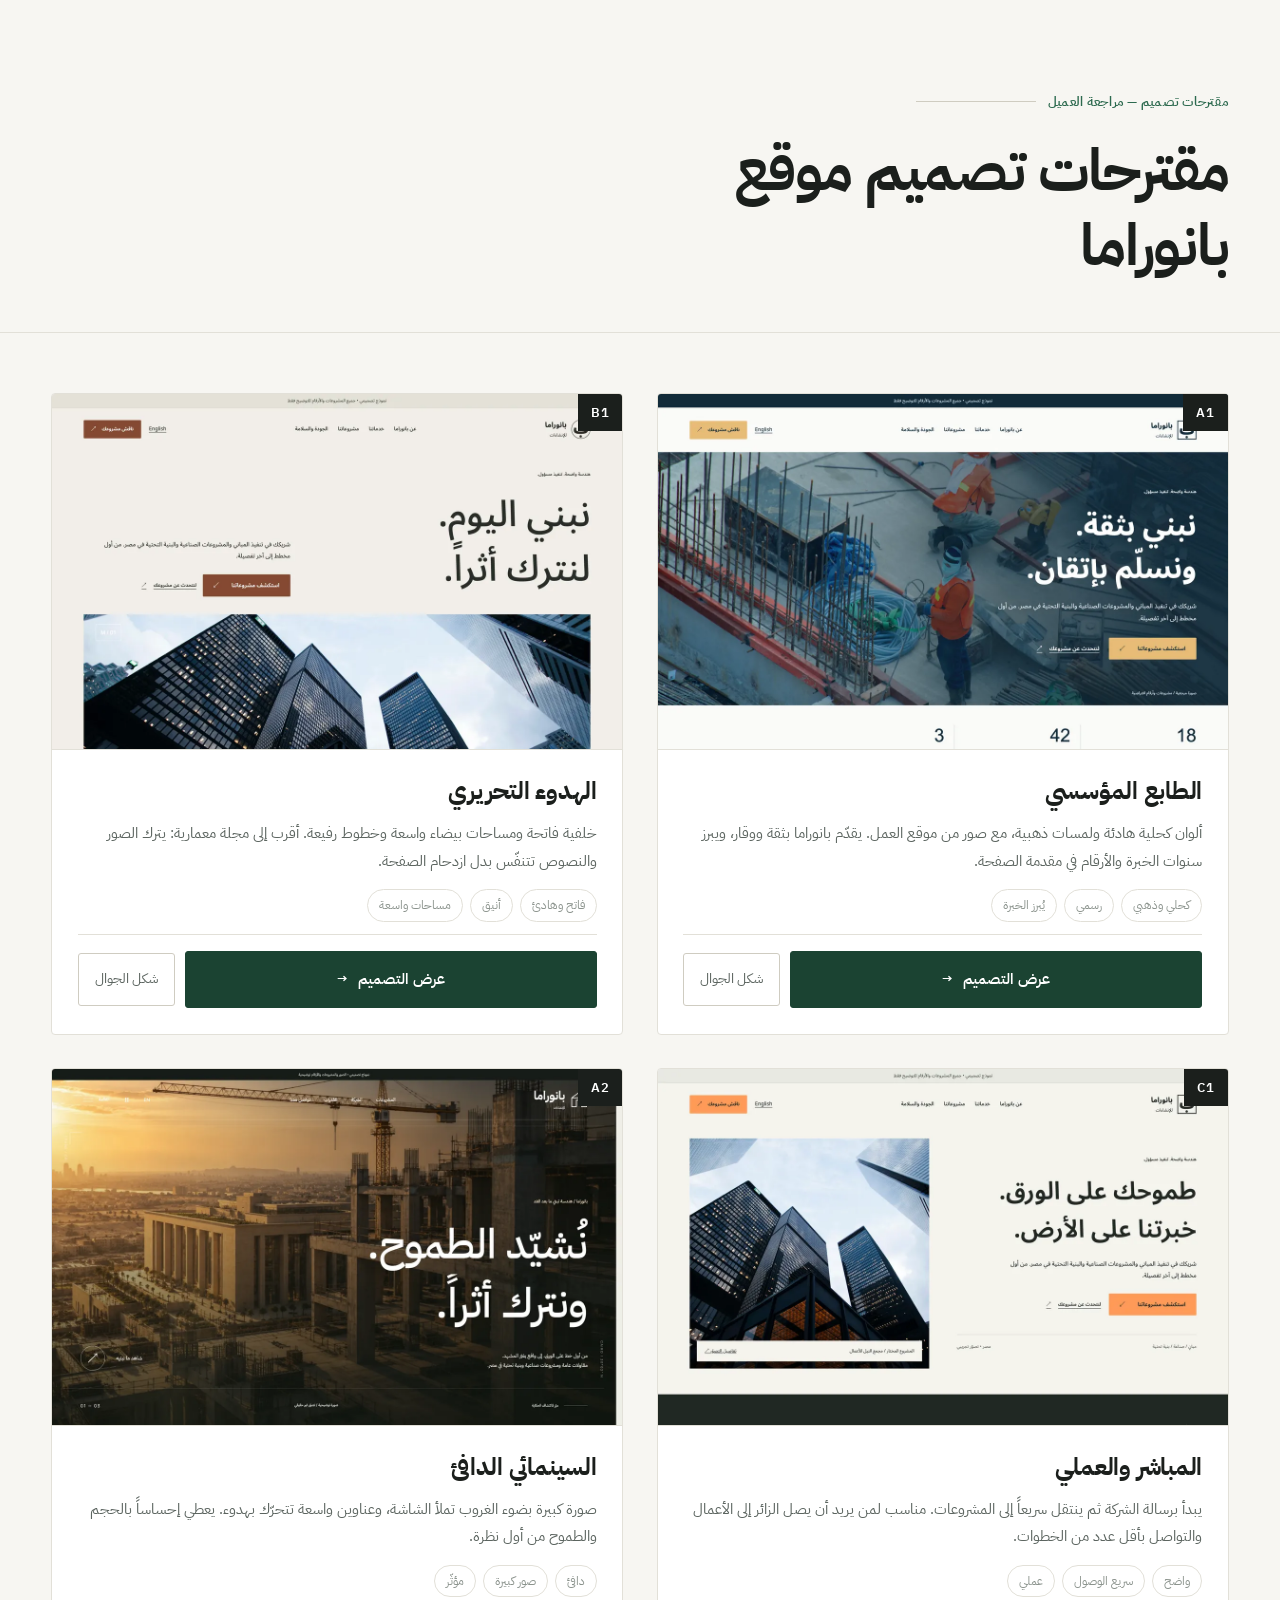
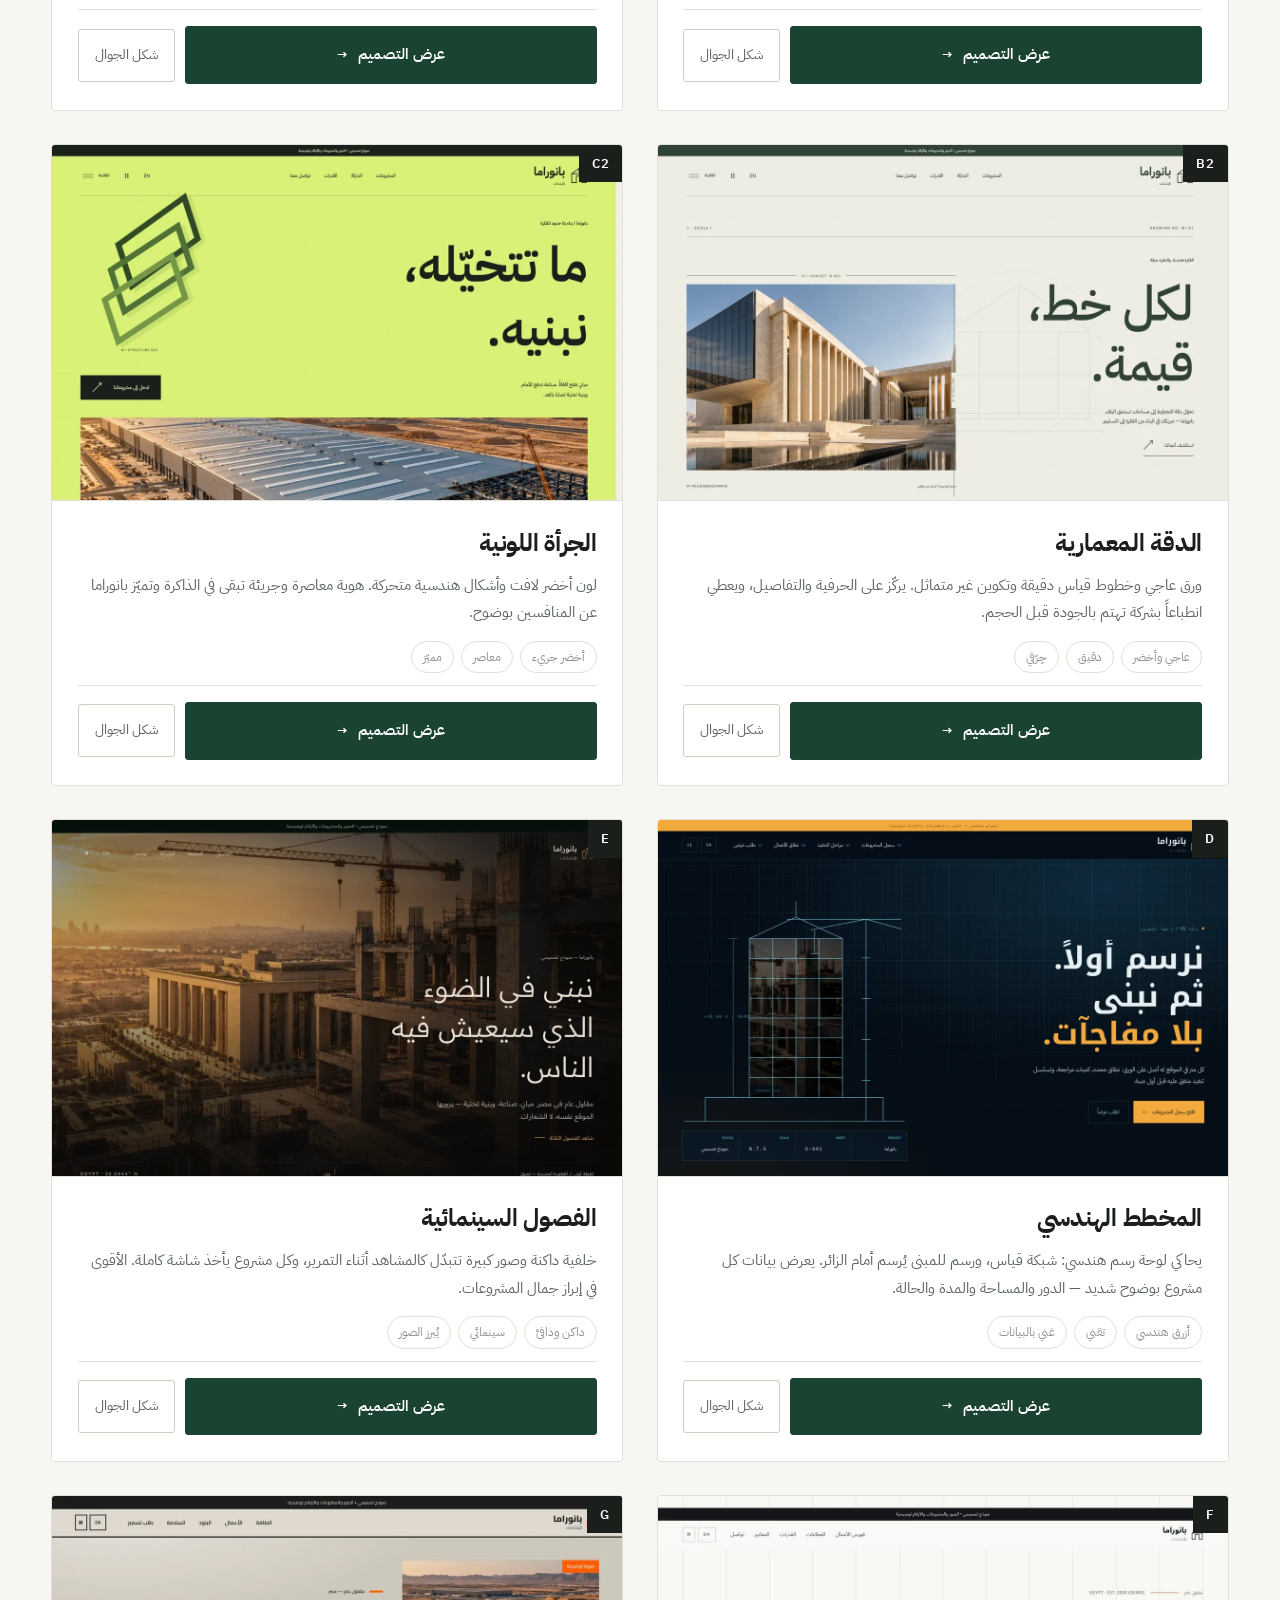
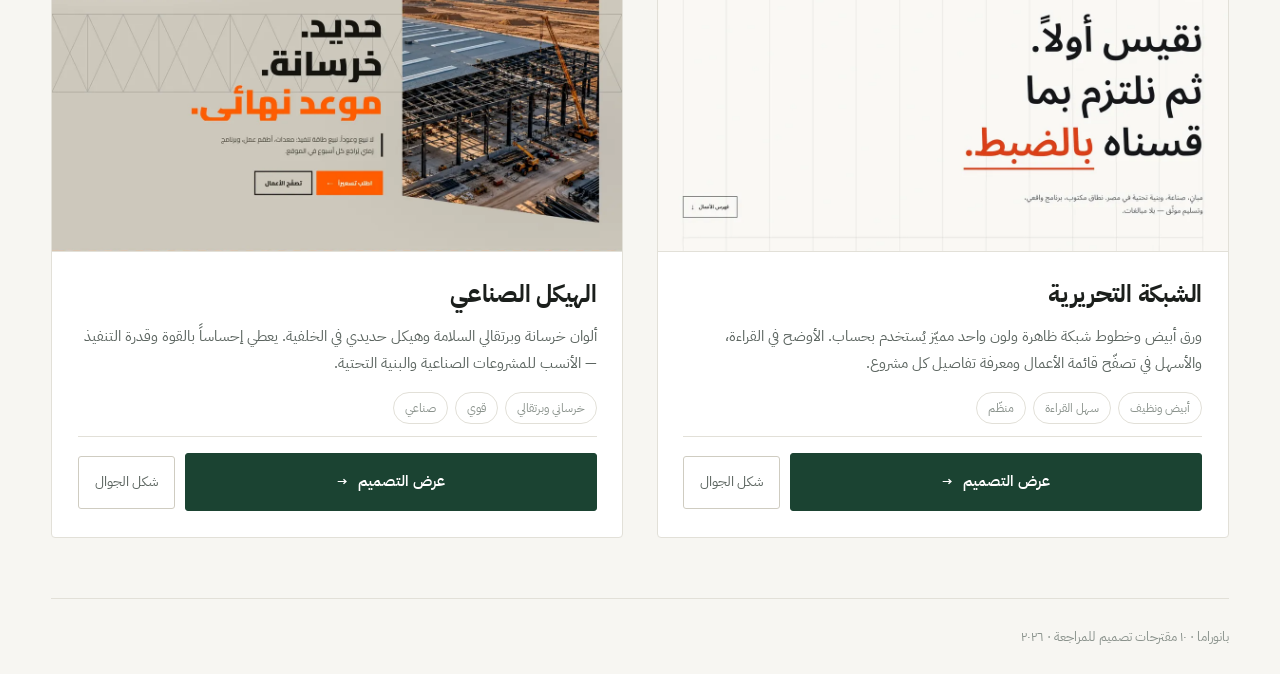
<file: index.html>
<!doctype html>
<html lang="ar" dir="rtl">
<head>
<meta charset="utf-8">
<meta name="viewport" content="width=device-width, initial-scale=1">
<meta name="robots" content="noindex,nofollow">
<meta name="theme-color" content="#f7f6f2">
<title>مقترحات تصميم موقع بانوراما</title>
<meta name="description" content="عشرة مقترحات لتصميم موقع بانوراما. استعرض كل تصميم واختر ما يناسبك.">
<link rel="icon" href="data:image/svg+xml,%3Csvg xmlns='http://www.w3.org/2000/svg' viewBox='0 0 44 44'%3E%3Crect width='44' height='44' fill='%231b4332'/%3E%3Cpath d='M7 36V18L22 7l15 11v18h-9V23h-12v13H7Z' fill='none' stroke='%23fff' stroke-width='2.5'/%3E%3C/svg%3E">
<link rel="preconnect" href="https://fonts.googleapis.com">
<link rel="preconnect" href="https://fonts.gstatic.com" crossorigin>
<link rel="stylesheet" href="https://fonts.googleapis.com/css2?family=IBM+Plex+Sans+Arabic:wght@400;500;600;700&display=swap">
<style>
  :root{
    --paper:#f7f6f2; --card:#ffffff; --ink:#1b1f1c; --ink-2:#5c6560; --ink-3:#8b938d;
    --line:#e2e0d8; --line-2:#cfccc1; --accent:#1b4332; --accent-2:#2d6a4f;
    --gutter:clamp(18px,4vw,64px); --maxw:1360px;
    --ease:cubic-bezier(.2,.8,.25,1);
    --ff:'IBM Plex Sans Arabic',-apple-system,'Segoe UI',Tahoma,Arial,sans-serif;
  }
  *{box-sizing:border-box}
  html{-webkit-text-size-adjust:100%;scroll-behavior:smooth}
  @media (prefers-reduced-motion:reduce){html{scroll-behavior:auto}}
  body{
    margin:0;background:var(--paper);color:var(--ink);
    font-family:var(--ff);font-size:16px;line-height:1.85;-webkit-font-smoothing:antialiased;
  }
  img{display:block;max-width:100%;height:auto}
  a{color:inherit;text-decoration:none}
  p,h1,h2,h3{margin:0}
  ul{margin:0;padding:0;list-style:none}
  :focus-visible{outline:3px solid var(--accent-2);outline-offset:3px;border-radius:2px}

  .skip{position:fixed;inset-block-start:-100px;inset-inline-start:16px;z-index:99;
    background:var(--accent);color:#fff;padding:12px 20px;transition:inset-block-start .25s var(--ease)}
  .skip:focus{inset-block-start:16px}

  .wrap{width:100%;max-width:var(--maxw);margin-inline:auto;padding-inline:var(--gutter)}

  /* ---------------------------------------------------------- masthead */
  .masthead{padding-block:clamp(44px,7vw,92px) clamp(28px,4vw,48px);border-block-end:1px solid var(--line)}
  .eyebrow{font-size:12.5px;font-weight:600;color:var(--accent-2);letter-spacing:.02em;
    display:flex;align-items:center;gap:12px;margin-block-end:20px}
  .eyebrow::after{content:"";flex:1;max-width:120px;height:1px;background:var(--line-2)}
  h1{font-size:clamp(30px,5.2vw,58px);font-weight:700;line-height:1.3;letter-spacing:-.02em;max-width:18ch}

  /* ------------------------------------------------------------- grid */
  .grid{
    display:grid;grid-template-columns:repeat(auto-fit,minmax(min(100%,420px),1fr));
    gap:clamp(20px,2.6vw,34px);
    padding-block:clamp(34px,5vw,60px);
  }

  .card{
    background:var(--card);border:1px solid var(--line);border-radius:4px;overflow:hidden;
    display:flex;flex-direction:column;
    transition:border-color .3s var(--ease),box-shadow .3s var(--ease),transform .3s var(--ease);
  }
  .card:hover{border-color:var(--line-2);box-shadow:0 18px 44px -28px rgba(27,31,28,.45);transform:translateY(-3px)}

  .shot{position:relative;display:block;aspect-ratio:16/10;overflow:hidden;background:#eceae3;
    border-block-end:1px solid var(--line)}
  .shot img{width:100%;height:100%;object-fit:cover;object-position:top center;
    transition:transform 1s var(--ease)}
  .card:hover .shot img{transform:scale(1.03)}
  .ref{
    position:absolute;inset-block-start:0;inset-inline-start:0;z-index:2;
    background:var(--ink);color:#fff;font-size:12.5px;font-weight:600;letter-spacing:.06em;
    padding:7px 13px;font-variant-numeric:tabular-nums;
  }

  .body{padding:clamp(18px,2vw,26px);display:flex;flex-direction:column;flex:1;gap:12px}
  .name{font-size:clamp(20px,1.9vw,25px);font-weight:700;line-height:1.35;letter-spacing:-.01em}
  .desc{font-size:14.5px;color:var(--ink-2);line-height:1.9}
  .tags{display:flex;flex-wrap:wrap;gap:7px;margin-block-start:2px}
  .tags span{font-size:12px;color:var(--ink-3);border:1px solid var(--line);border-radius:999px;padding:4px 11px}

  .actions{margin-block-start:auto;padding-block-start:16px;border-block-start:1px solid var(--line);
    display:flex;flex-wrap:wrap;align-items:center;gap:10px}
  .btn{
    display:inline-flex;align-items:center;gap:10px;flex:1;justify-content:center;
    background:var(--accent);color:#fff;border:1px solid var(--accent);
    font-size:15px;font-weight:600;padding:14px 22px;min-height:48px;border-radius:3px;
    transition:background .25s var(--ease),gap .25s var(--ease);
  }
  .btn:hover{background:var(--accent-2);gap:16px}
  .btn .arr{font-size:13px;transform:scaleX(-1)}
  .btn-ghost{
    display:inline-flex;align-items:center;gap:8px;justify-content:center;
    border:1px solid var(--line-2);color:var(--ink-2);font-size:13.5px;
    padding:13px 16px;min-height:48px;border-radius:3px;white-space:nowrap;
    transition:border-color .25s var(--ease),color .25s var(--ease);
  }
  .btn-ghost:hover{border-color:var(--ink);color:var(--ink)}

  /* ------------------------------------------------------------ footer */
  .foot{border-block-start:1px solid var(--line);padding-block:26px;font-size:12.5px;color:var(--ink-3)}

  @media (max-width:560px){
    .actions{flex-direction:column;align-items:stretch}
    .btn,.btn-ghost{flex:none;width:100%}
  }
</style>
</head>
<body>

<a class="skip" href="#designs">انتقل إلى التصاميم</a>

<header class="masthead">
  <div class="wrap">
    <p class="eyebrow">مقترحات تصميم — مراجعة العميل</p>
    <h1>مقترحات تصميم موقع بانوراما</h1>
  </div>
</header>

<main id="designs">
  <div class="wrap">
    <ul class="grid">

      <li class="card">
        <a class="shot" href="designs/v1/direction-a.html" target="_blank" rel="noopener" aria-label="عرض التصميم A1 — الطابع المؤسسي">
          <span class="ref">A1</span>
          <img src="assets/shots/a1-desktop.webp" width="1200" height="750" loading="lazy" decoding="async"
               alt="لقطة من التصميم A1: واجهة بصورة من موقع العمل وعنوان عربي كبير على خلفية كحلية.">
        </a>
        <div class="body">
          <h2 class="name">الطابع المؤسسي</h2>
          <p class="desc">ألوان كحلية هادئة ولمسات ذهبية، مع صور من موقع العمل. يقدّم بانوراما بثقة ووقار، ويبرز سنوات الخبرة والأرقام في مقدمة الصفحة.</p>
          <div class="tags"><span>كحلي وذهبي</span><span>رسمي</span><span>يُبرز الخبرة</span></div>
          <div class="actions">
            <a class="btn" href="designs/v1/direction-a.html" target="_blank" rel="noopener">عرض التصميم <span class="arr" aria-hidden="true">←</span></a>
            <a class="btn-ghost" href="assets/shots/a1-mobile.webp" target="_blank" rel="noopener">شكل الجوال</a>
          </div>
        </div>
      </li>

      <li class="card">
        <a class="shot" href="designs/v1/direction-b.html" target="_blank" rel="noopener" aria-label="عرض التصميم B1 — الهدوء التحريري">
          <span class="ref">B1</span>
          <img src="assets/shots/b1-desktop.webp" width="1200" height="750" loading="lazy" decoding="async"
               alt="لقطة من التصميم B1: خلفية فاتحة ومساحات واسعة مع صورة لأبراج زجاجية.">
        </a>
        <div class="body">
          <h2 class="name">الهدوء التحريري</h2>
          <p class="desc">خلفية فاتحة ومساحات بيضاء واسعة وخطوط رفيعة. أقرب إلى مجلة معمارية: يترك الصور والنصوص تتنفّس بدل ازدحام الصفحة.</p>
          <div class="tags"><span>فاتح وهادئ</span><span>أنيق</span><span>مساحات واسعة</span></div>
          <div class="actions">
            <a class="btn" href="designs/v1/direction-b.html" target="_blank" rel="noopener">عرض التصميم <span class="arr" aria-hidden="true">←</span></a>
            <a class="btn-ghost" href="assets/shots/b1-mobile.webp" target="_blank" rel="noopener">شكل الجوال</a>
          </div>
        </div>
      </li>

      <li class="card">
        <a class="shot" href="designs/v1/direction-c.html" target="_blank" rel="noopener" aria-label="عرض التصميم C1 — المباشر والعملي">
          <span class="ref">C1</span>
          <img src="assets/shots/c1-desktop.webp" width="1200" height="750" loading="lazy" decoding="async"
               alt="لقطة من التصميم C1: عنوان عربي كبير بجانب صورة مؤطّرة لمبنى.">
        </a>
        <div class="body">
          <h2 class="name">المباشر والعملي</h2>
          <p class="desc">يبدأ برسالة الشركة ثم ينتقل سريعاً إلى المشروعات. مناسب لمن يريد أن يصل الزائر إلى الأعمال والتواصل بأقل عدد من الخطوات.</p>
          <div class="tags"><span>واضح</span><span>سريع الوصول</span><span>عملي</span></div>
          <div class="actions">
            <a class="btn" href="designs/v1/direction-c.html" target="_blank" rel="noopener">عرض التصميم <span class="arr" aria-hidden="true">←</span></a>
            <a class="btn-ghost" href="assets/shots/c1-mobile.webp" target="_blank" rel="noopener">شكل الجوال</a>
          </div>
        </div>
      </li>

      <li class="card">
        <a class="shot" href="designs/v2/direction-a.html" target="_blank" rel="noopener" aria-label="عرض التصميم A2 — السينمائي الدافئ">
          <span class="ref">A2</span>
          <img src="assets/shots/a2-desktop.webp" width="1200" height="750" loading="lazy" decoding="async"
               alt="لقطة من التصميم A2: صورة غروب كبيرة لموقع إنشاءات تملأ الشاشة مع عنوان عربي.">
        </a>
        <div class="body">
          <h2 class="name">السينمائي الدافئ</h2>
          <p class="desc">صورة كبيرة بضوء الغروب تملأ الشاشة، وعناوين واسعة تتحرّك بهدوء. يعطي إحساساً بالحجم والطموح من أول نظرة.</p>
          <div class="tags"><span>دافئ</span><span>صور كبيرة</span><span>مؤثّر</span></div>
          <div class="actions">
            <a class="btn" href="designs/v2/direction-a.html" target="_blank" rel="noopener">عرض التصميم <span class="arr" aria-hidden="true">←</span></a>
            <a class="btn-ghost" href="assets/shots/a2-mobile.webp" target="_blank" rel="noopener">شكل الجوال</a>
          </div>
        </div>
      </li>

      <li class="card">
        <a class="shot" href="designs/v2/direction-b.html" target="_blank" rel="noopener" aria-label="عرض التصميم B2 — الدقة المعمارية">
          <span class="ref">B2</span>
          <img src="assets/shots/b2-desktop.webp" width="1200" height="750" loading="lazy" decoding="async"
               alt="لقطة من التصميم B2: خلفية عاجية وخطوط رفيعة مع صورة لمبنى حجري.">
        </a>
        <div class="body">
          <h2 class="name">الدقة المعمارية</h2>
          <p class="desc">ورق عاجي وخطوط قياس دقيقة وتكوين غير متماثل. يركّز على الحرفية والتفاصيل، ويعطي انطباعاً بشركة تهتم بالجودة قبل الحجم.</p>
          <div class="tags"><span>عاجي وأخضر</span><span>دقيق</span><span>حِرَفي</span></div>
          <div class="actions">
            <a class="btn" href="designs/v2/direction-b.html" target="_blank" rel="noopener">عرض التصميم <span class="arr" aria-hidden="true">←</span></a>
            <a class="btn-ghost" href="assets/shots/b2-mobile.webp" target="_blank" rel="noopener">شكل الجوال</a>
          </div>
        </div>
      </li>

      <li class="card">
        <a class="shot" href="designs/v2/direction-c.html" target="_blank" rel="noopener" aria-label="عرض التصميم C2 — الجرأة اللونية">
          <span class="ref">C2</span>
          <img src="assets/shots/c2-desktop.webp" width="1200" height="750" loading="lazy" decoding="async"
               alt="لقطة من التصميم C2: خلفية خضراء لافتة مع أشكال هندسية وعنوان عربي كبير.">
        </a>
        <div class="body">
          <h2 class="name">الجرأة اللونية</h2>
          <p class="desc">لون أخضر لافت وأشكال هندسية متحركة. هوية معاصرة وجريئة تبقى في الذاكرة وتميّز بانوراما عن المنافسين بوضوح.</p>
          <div class="tags"><span>أخضر جريء</span><span>معاصر</span><span>مميّز</span></div>
          <div class="actions">
            <a class="btn" href="designs/v2/direction-c.html" target="_blank" rel="noopener">عرض التصميم <span class="arr" aria-hidden="true">←</span></a>
            <a class="btn-ghost" href="assets/shots/c2-mobile.webp" target="_blank" rel="noopener">شكل الجوال</a>
          </div>
        </div>
      </li>

      <li class="card">
        <a class="shot" href="designs/v3/d-blueprint/index.html" target="_blank" rel="noopener" aria-label="عرض التصميم D — المخطط الهندسي">
          <span class="ref">D</span>
          <img src="assets/shots/d-desktop.webp" width="1200" height="750" loading="lazy" decoding="async"
               alt="لقطة من التصميم D: خلفية زرقاء داكنة بشبكة رسم هندسي ورسم خطي لمبنى.">
        </a>
        <div class="body">
          <h2 class="name">المخطط الهندسي</h2>
          <p class="desc">يحاكي لوحة رسم هندسي: شبكة قياس، ورسم للمبنى يُرسم أمام الزائر. يعرض بيانات كل مشروع بوضوح شديد — الدور والمساحة والمدة والحالة.</p>
          <div class="tags"><span>أزرق هندسي</span><span>تقني</span><span>غني بالبيانات</span></div>
          <div class="actions">
            <a class="btn" href="designs/v3/d-blueprint/index.html" target="_blank" rel="noopener">عرض التصميم <span class="arr" aria-hidden="true">←</span></a>
            <a class="btn-ghost" href="assets/shots/d-mobile.webp" target="_blank" rel="noopener">شكل الجوال</a>
          </div>
        </div>
      </li>

      <li class="card">
        <a class="shot" href="designs/v3/e-cinematic/index.html" target="_blank" rel="noopener" aria-label="عرض التصميم E — الفصول السينمائية">
          <span class="ref">E</span>
          <img src="assets/shots/e-desktop.webp" width="1200" height="750" loading="lazy" decoding="async"
               alt="لقطة من التصميم E: خلفية داكنة وصورة غروب كبيرة لبرج قيد الإنشاء.">
        </a>
        <div class="body">
          <h2 class="name">الفصول السينمائية</h2>
          <p class="desc">خلفية داكنة وصور كبيرة تتبدّل كالمشاهد أثناء التمرير، وكل مشروع يأخذ شاشة كاملة. الأقوى في إبراز جمال المشروعات.</p>
          <div class="tags"><span>داكن ودافئ</span><span>سينمائي</span><span>يُبرز الصور</span></div>
          <div class="actions">
            <a class="btn" href="designs/v3/e-cinematic/index.html" target="_blank" rel="noopener">عرض التصميم <span class="arr" aria-hidden="true">←</span></a>
            <a class="btn-ghost" href="assets/shots/e-mobile.webp" target="_blank" rel="noopener">شكل الجوال</a>
          </div>
        </div>
      </li>

      <li class="card">
        <a class="shot" href="designs/v3/f-archive/index.html" target="_blank" rel="noopener" aria-label="عرض التصميم F — الشبكة التحريرية">
          <span class="ref">F</span>
          <img src="assets/shots/f-desktop.webp" width="1200" height="750" loading="lazy" decoding="async"
               alt="لقطة من التصميم F: صفحة بيضاء بخطوط شبكة ظاهرة وعنوان عربي كبير بكلمة واحدة ملوّنة.">
        </a>
        <div class="body">
          <h2 class="name">الشبكة التحريرية</h2>
          <p class="desc">ورق أبيض وخطوط شبكة ظاهرة ولون واحد مميّز يُستخدم بحساب. الأوضح في القراءة، والأسهل في تصفّح قائمة الأعمال ومعرفة تفاصيل كل مشروع.</p>
          <div class="tags"><span>أبيض ونظيف</span><span>سهل القراءة</span><span>منظّم</span></div>
          <div class="actions">
            <a class="btn" href="designs/v3/f-archive/index.html" target="_blank" rel="noopener">عرض التصميم <span class="arr" aria-hidden="true">←</span></a>
            <a class="btn-ghost" href="assets/shots/f-mobile.webp" target="_blank" rel="noopener">شكل الجوال</a>
          </div>
        </div>
      </li>

      <li class="card">
        <a class="shot" href="designs/v3/g-lattice/index.html" target="_blank" rel="noopener" aria-label="عرض التصميم G — الهيكل الصناعي">
          <span class="ref">G</span>
          <img src="assets/shots/g-desktop.webp" width="1200" height="750" loading="lazy" decoding="async"
               alt="لقطة من التصميم G: ألوان خرسانة مع عنوان عربي ثقيل بلون برتقالي وصورة لهيكل حديدي.">
        </a>
        <div class="body">
          <h2 class="name">الهيكل الصناعي</h2>
          <p class="desc">ألوان خرسانة وبرتقالي السلامة وهيكل حديدي في الخلفية. يعطي إحساساً بالقوة وقدرة التنفيذ — الأنسب للمشروعات الصناعية والبنية التحتية.</p>
          <div class="tags"><span>خرساني وبرتقالي</span><span>قوي</span><span>صناعي</span></div>
          <div class="actions">
            <a class="btn" href="designs/v3/g-lattice/index.html" target="_blank" rel="noopener">عرض التصميم <span class="arr" aria-hidden="true">←</span></a>
            <a class="btn-ghost" href="assets/shots/g-mobile.webp" target="_blank" rel="noopener">شكل الجوال</a>
          </div>
        </div>
      </li>

    </ul>
  </div>
</main>


<footer class="wrap">
  <p class="foot">بانوراما · ١٠ مقترحات تصميم للمراجعة · ٢٠٢٦</p>
</footer>

</body>
</html>
</file>
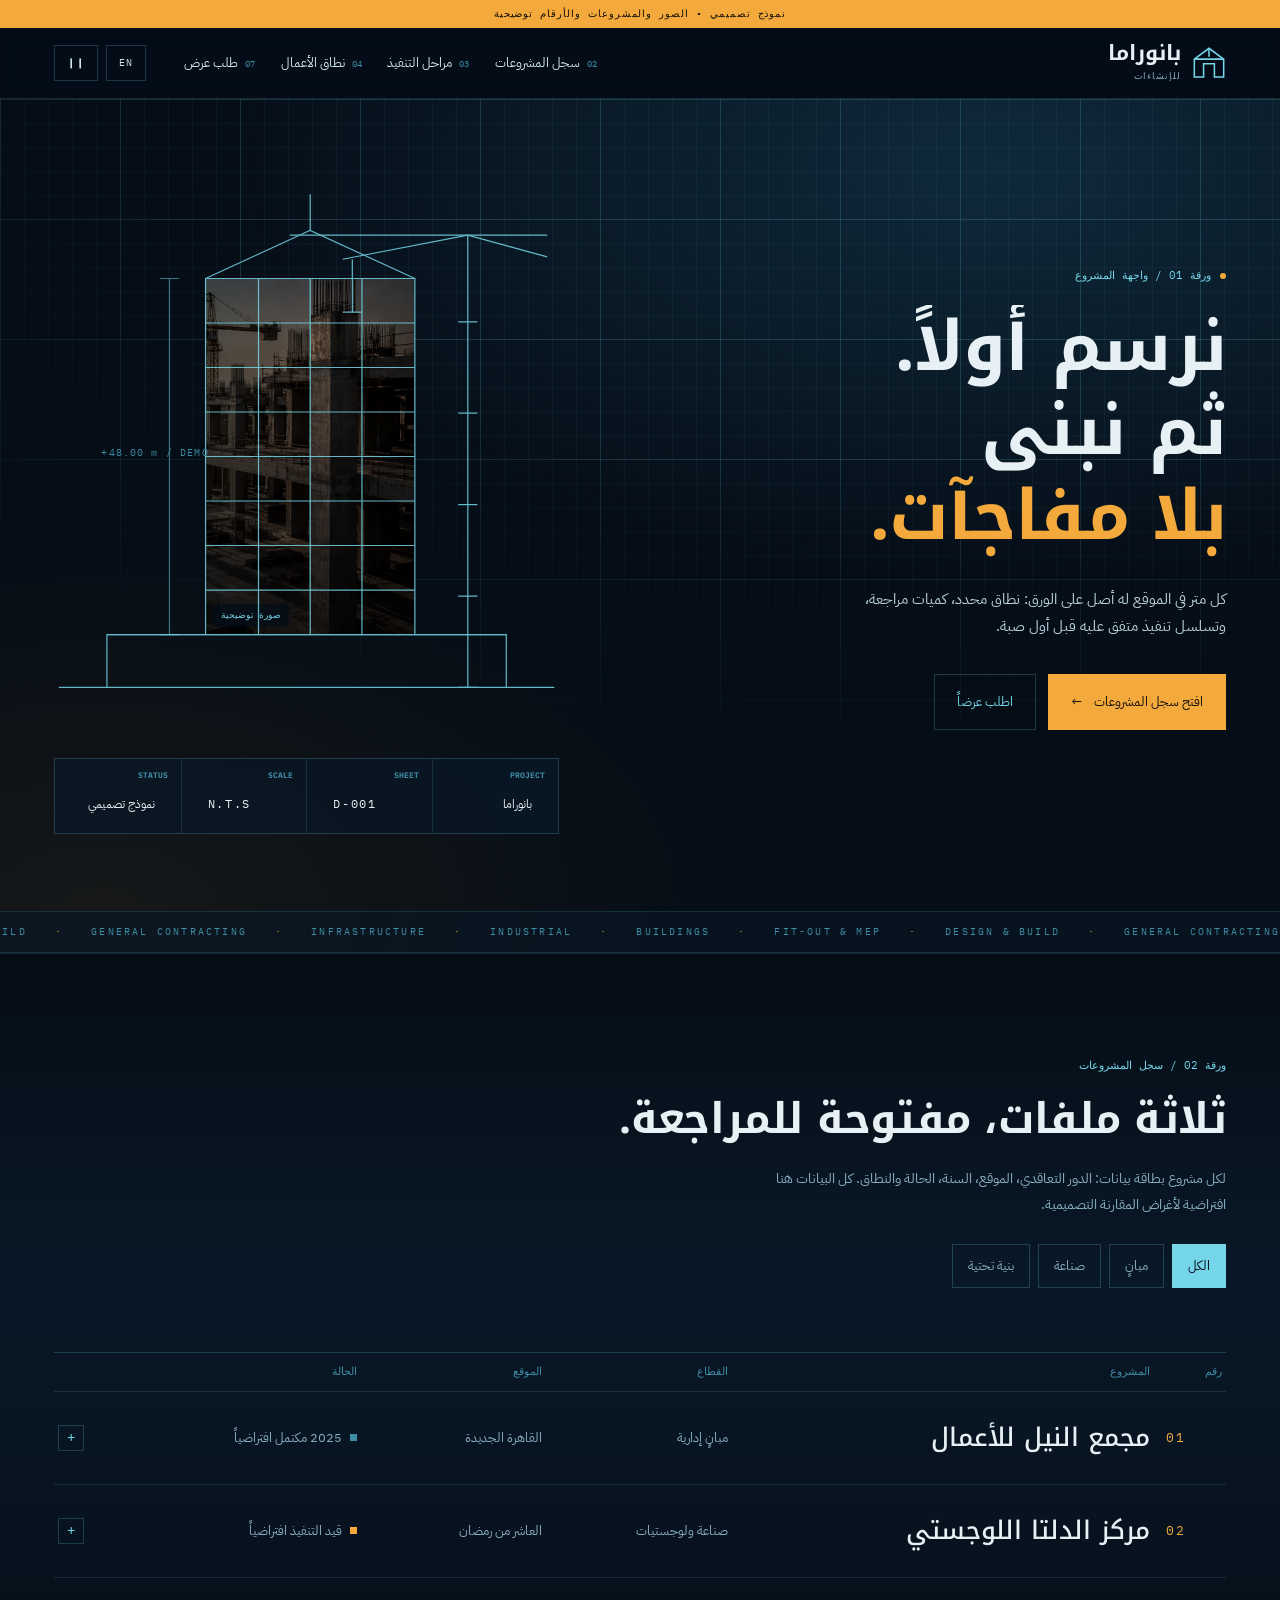
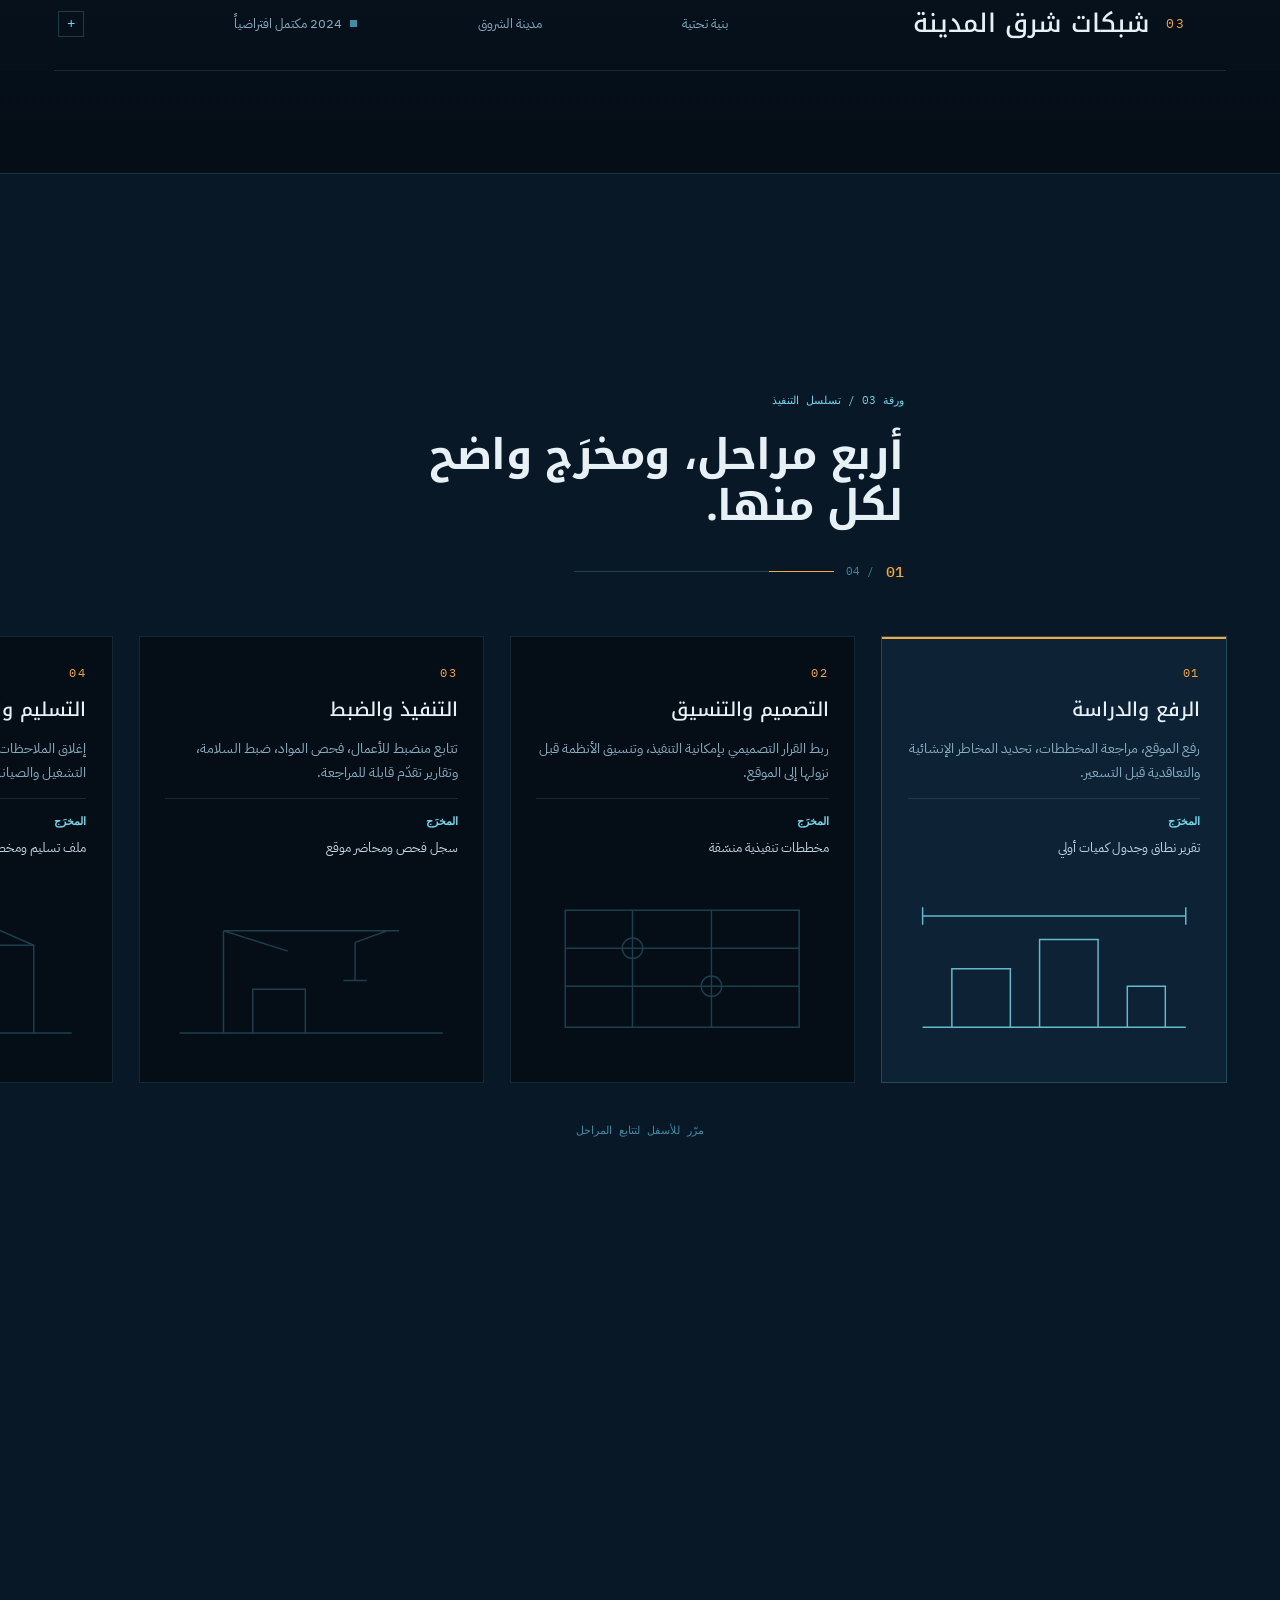
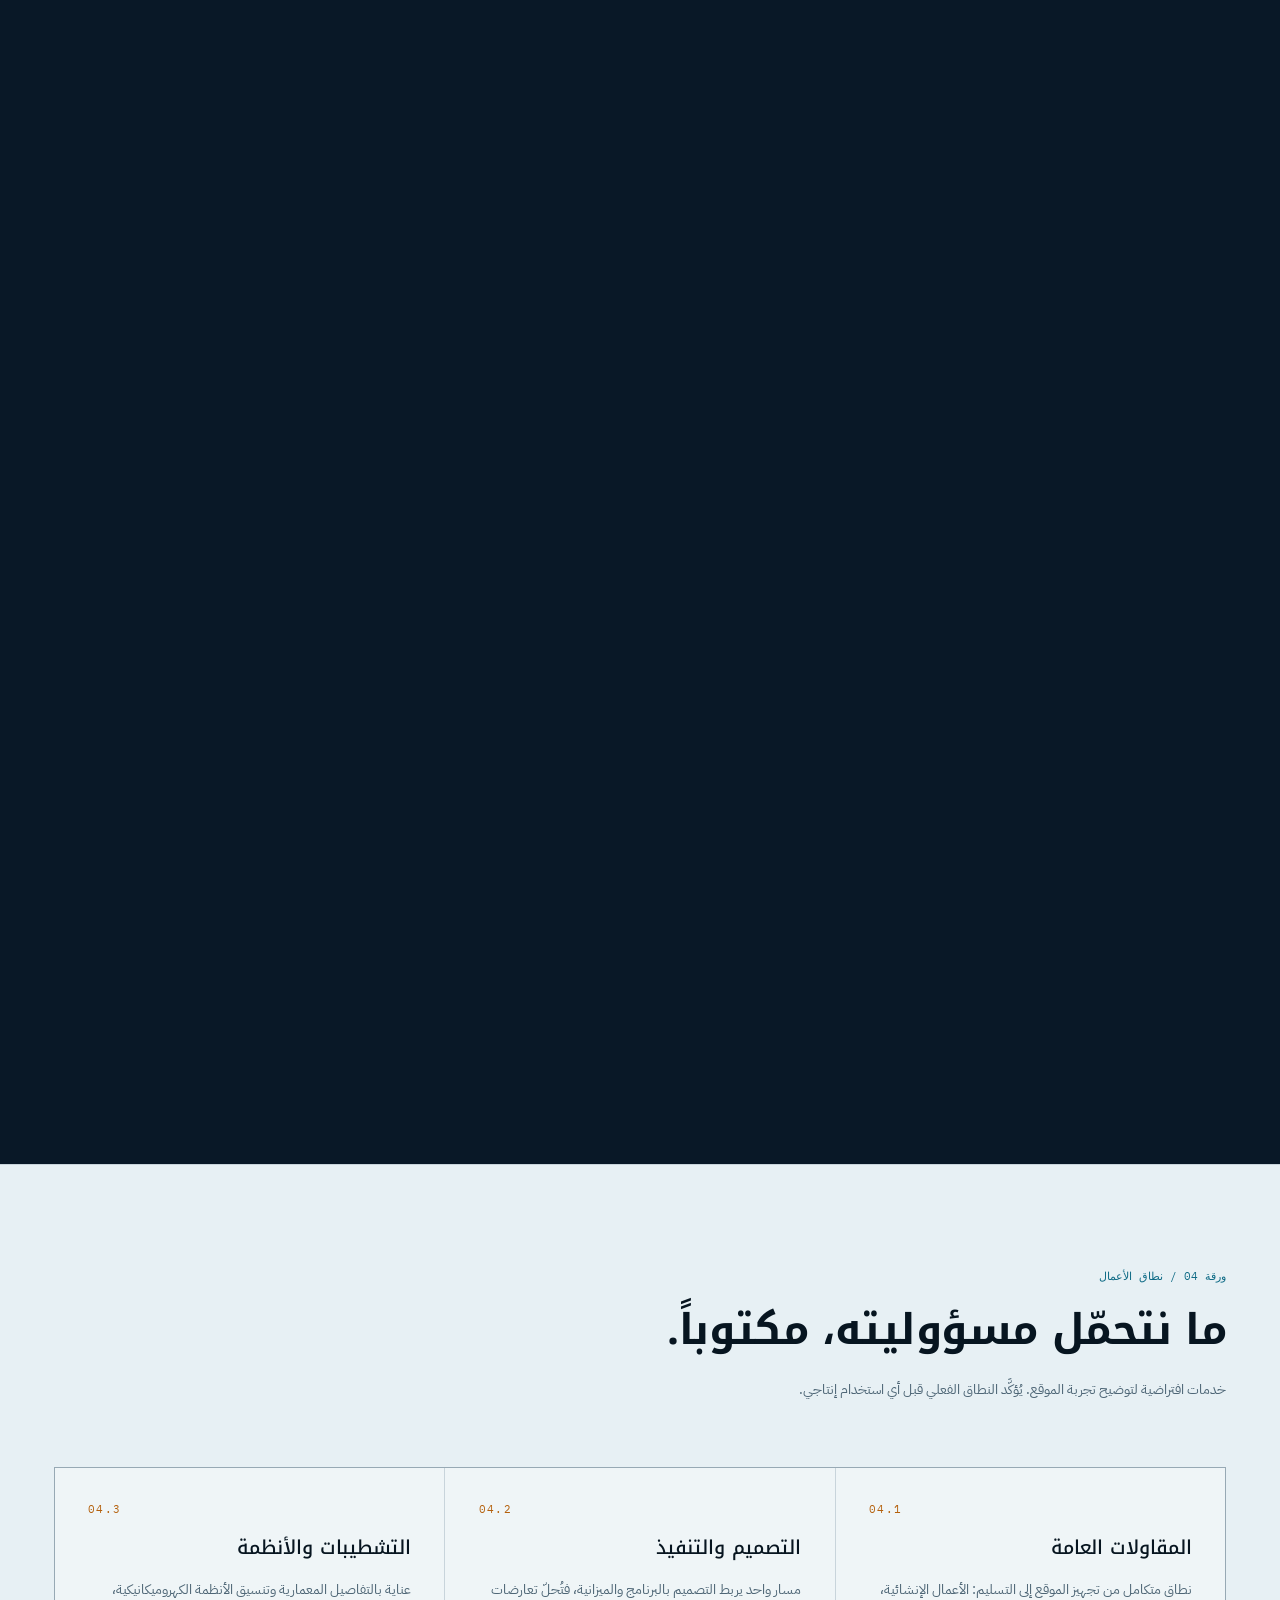
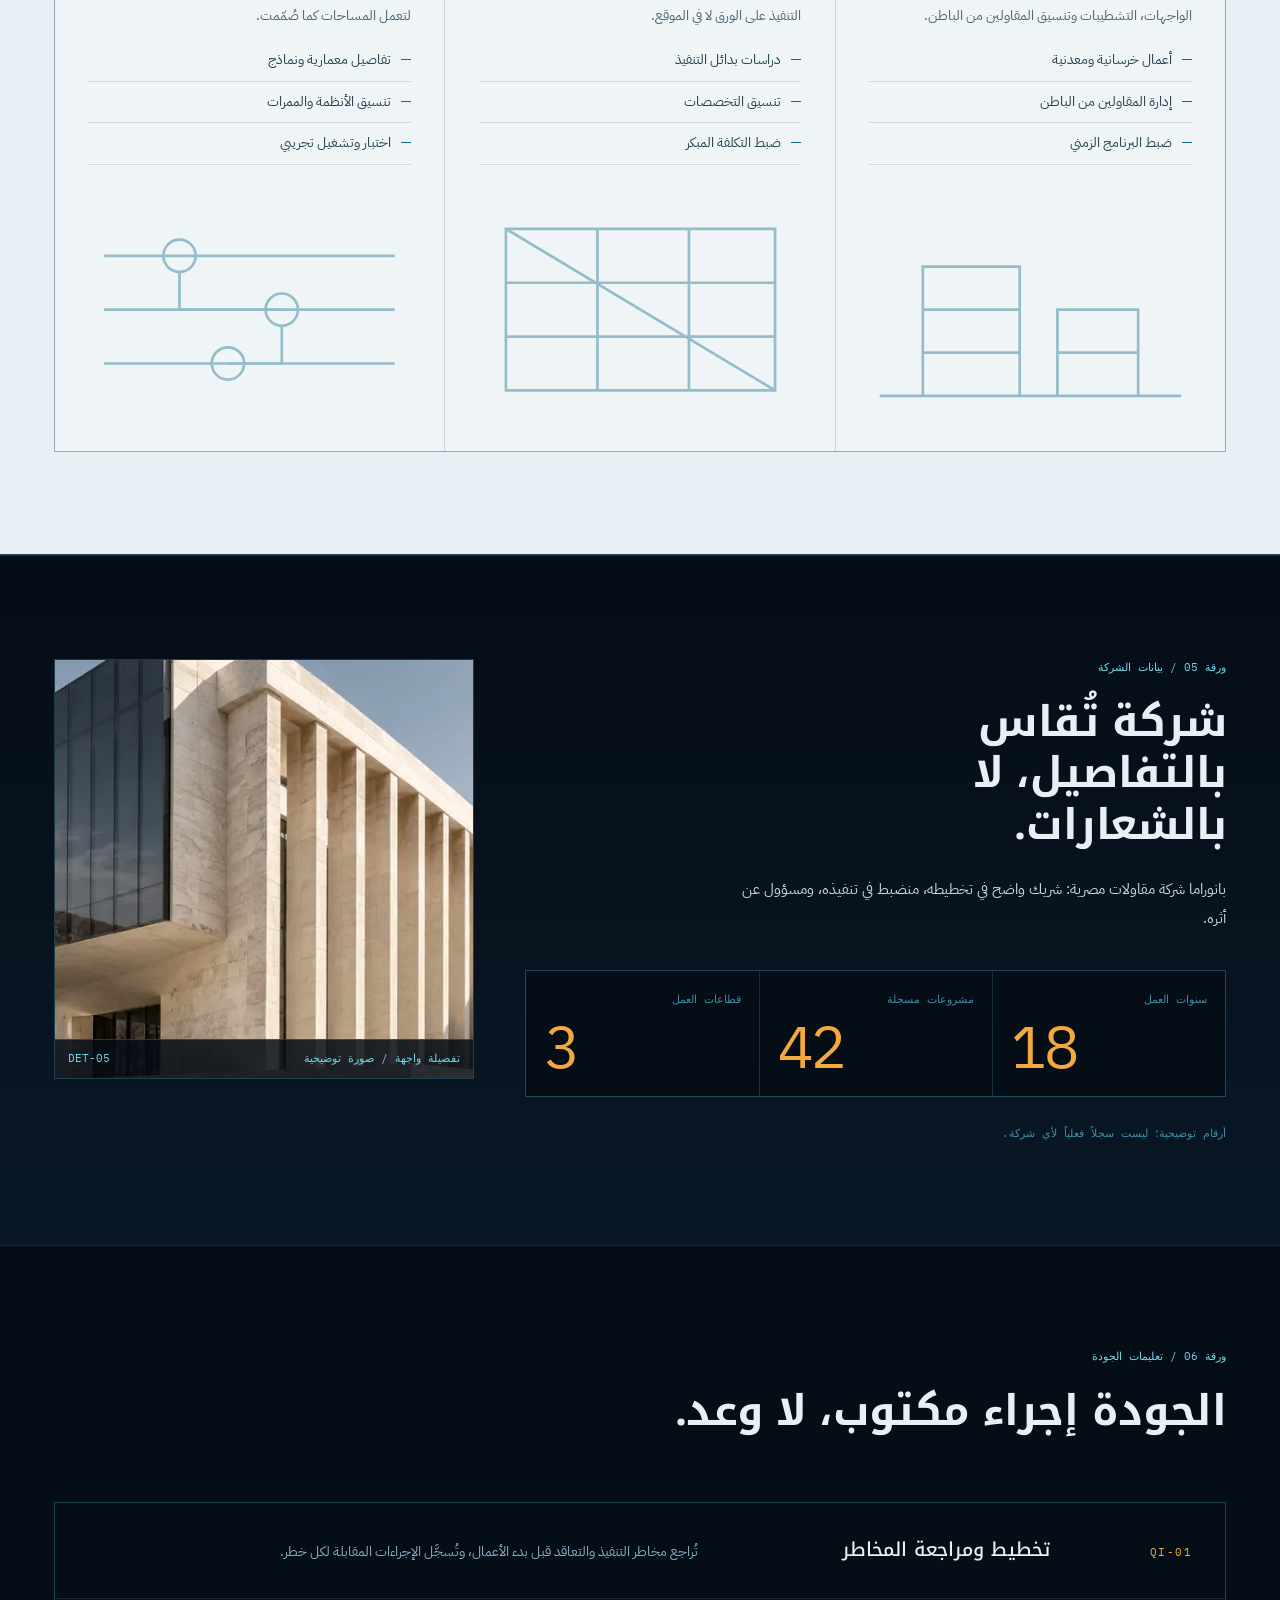
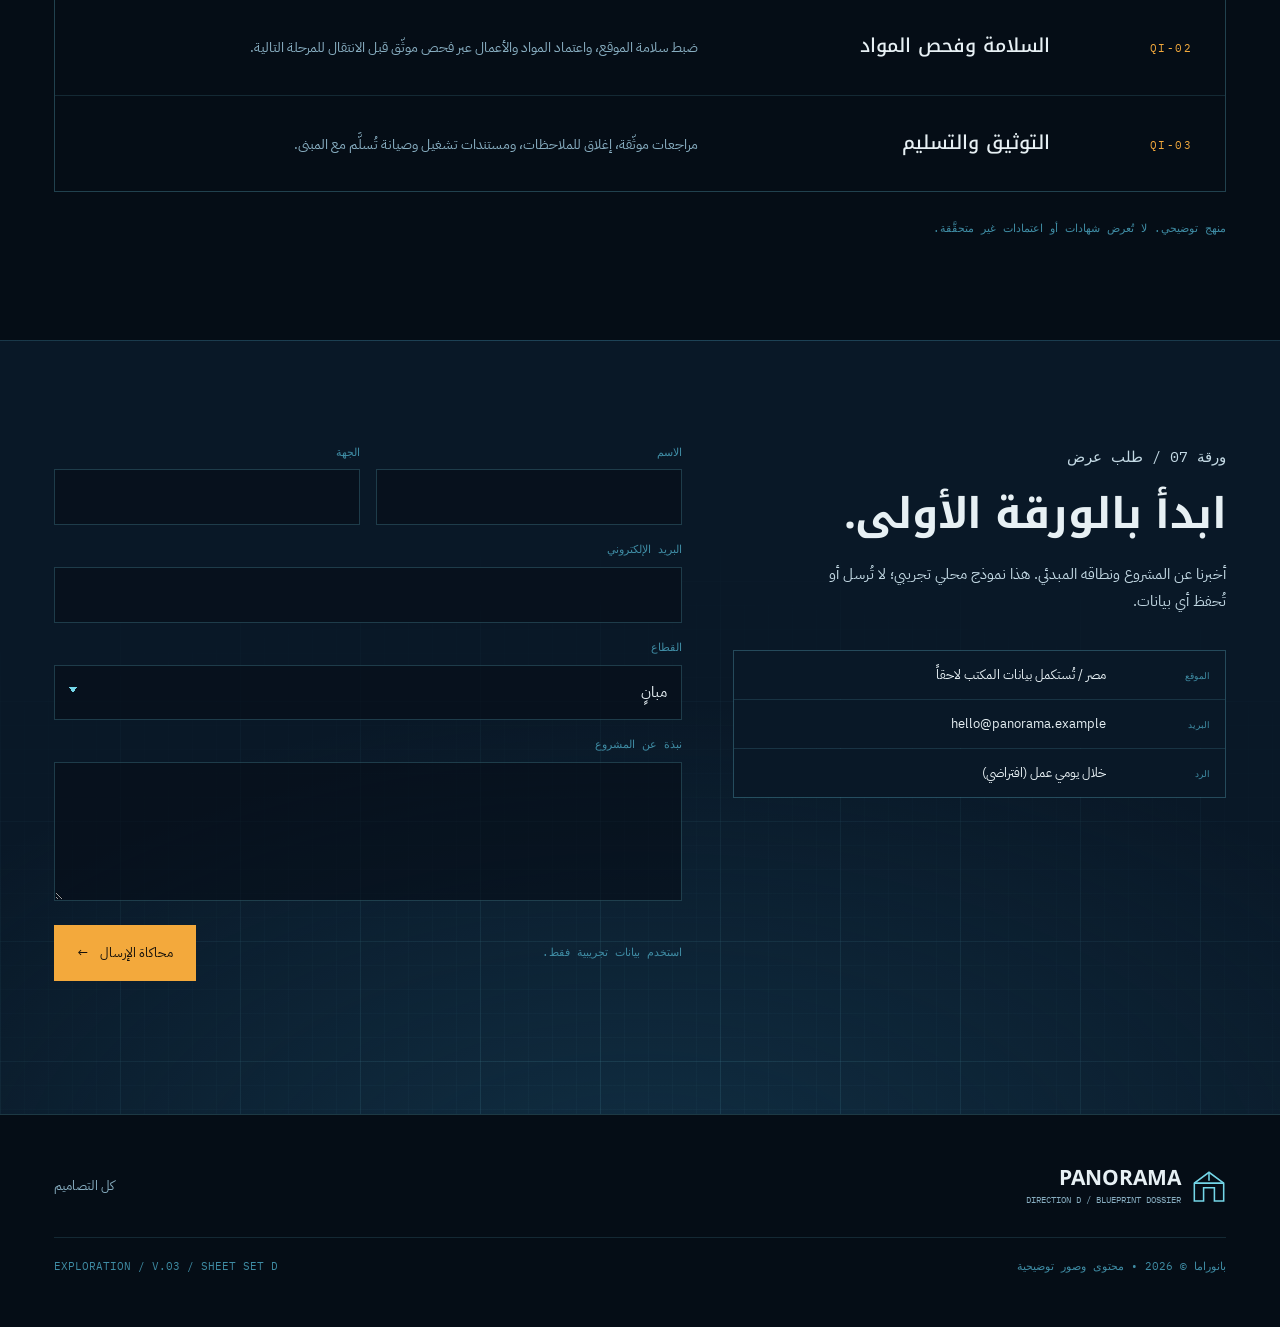
<file: designs/v3/d-blueprint/index.html>
<!doctype html>
<html lang="ar" dir="rtl">
<head>
<meta charset="utf-8">
<meta name="viewport" content="width=device-width, initial-scale=1">
<meta name="robots" content="noindex,nofollow">
<meta name="theme-color" content="#06101a">
<meta name="description" content="اتجاه تصميمي تجريبي (د) لموقع بانوراما للإنشاءات — لغة الرسم الهندسي والملف الفني.">
<title>D — Blueprint Dossier | PANORAMA</title>
<link rel="preconnect" href="https://fonts.googleapis.com">
<link rel="preconnect" href="https://fonts.gstatic.com" crossorigin>
<link rel="icon" href="data:image/svg+xml,%3Csvg xmlns='http://www.w3.org/2000/svg' viewBox='0 0 44 44'%3E%3Crect width='44' height='44' fill='%231b4332'/%3E%3Cpath d='M7 36V18L22 7l15 11v18h-9V23h-12v13H7Z' fill='none' stroke='%23fff' stroke-width='2.5'/%3E%3C/svg%3E"><link rel="stylesheet" href="https://fonts.googleapis.com/css2?family=Archivo:wght@400;500;600;700&family=IBM+Plex+Mono:wght@400;500&family=IBM+Plex+Sans+Arabic:wght@400;500;600&family=Noto+Kufi+Arabic:wght@500;700&display=swap">
<link rel="stylesheet" href="style.css">
<script src="../shared/core.js" defer></script>
<script src="motion.js" defer></script>
</head>
<body class="dir-d">

<a class="skip" href="#main"><span data-ar="تخطَّ إلى المحتوى" data-en="Skip to content">تخطَّ إلى المحتوى</span></a>

<p class="demo-strip">
  <span data-ar="نموذج تصميمي • الصور والمشروعات والأرقام توضيحية" data-en="DESIGN PROTOTYPE • ILLUSTRATIVE IMAGERY, PROJECTS &amp; FIGURES">نموذج تصميمي • الصور والمشروعات والأرقام توضيحية</span>
</p>

<header class="hdr" data-header>
  <a class="brand" href="../../../index.html">
    <svg viewBox="0 0 44 44" fill="none" aria-hidden="true">
      <path d="M3 40V17L22 3L41 17V40H29V23H15V40H3Z" stroke="currentColor" stroke-width="2"/>
      <path d="M3 17H41M22 3V14" stroke="currentColor" stroke-width="2"/>
    </svg>
    <span class="brand-text">
      <strong data-ar="بانوراما" data-en="PANORAMA">بانوراما</strong>
      <small data-ar="للإنشاءات" data-en="CONSTRUCTION">للإنشاءات</small>
    </span>
  </a>

  <nav class="hdr-nav" data-label-ar="التنقل الرئيسي" data-label-en="Main navigation" aria-label="التنقل الرئيسي">
    <a href="#projects"><i aria-hidden="true">02</i><span data-ar="سجل المشروعات" data-en="Project register">سجل المشروعات</span></a>
    <a href="#delivery"><i aria-hidden="true">03</i><span data-ar="مراحل التنفيذ" data-en="Delivery">مراحل التنفيذ</span></a>
    <a href="#services"><i aria-hidden="true">04</i><span data-ar="نطاق الأعمال" data-en="Scope">نطاق الأعمال</span></a>
    <a href="#contact"><i aria-hidden="true">07</i><span data-ar="طلب عرض" data-en="Enquiry">طلب عرض</span></a>
  </nav>

  <div class="hdr-tools">
    <button class="tool" type="button" data-language lang="en">EN</button>
    <button class="tool" type="button" data-motion-toggle aria-pressed="false" aria-label="إيقاف الحركة" title="إيقاف الحركة"><span data-motion-glyph aria-hidden="true">❙❙</span></button>
    <button class="tool tool-menu" type="button" data-menu-toggle aria-expanded="false" aria-controls="menu-panel">
      <span data-ar="القائمة" data-en="Menu">القائمة</span>
      <span class="bars" aria-hidden="true"><i></i><i></i><i></i></span>
    </button>
  </div>
</header>

<dialog class="menu" id="menu-panel" data-label-ar="قائمة التنقل" data-label-en="Navigation menu" aria-label="قائمة التنقل">
  <div class="menu-grid" aria-hidden="true"></div>
  <div class="menu-head">
    <span class="mono">PANORAMA / SHEET INDEX</span>
    <button class="tool" type="button" data-menu-close><span data-ar="إغلاق" data-en="Close">إغلاق</span> <span aria-hidden="true">✕</span></button>
  </div>
  <nav class="menu-list">
    <a href="#main"><i class="mono" aria-hidden="true">01</i><span data-ar="الواجهة" data-en="Cover sheet">الواجهة</span><em aria-hidden="true">→</em></a>
    <a href="#projects"><i class="mono" aria-hidden="true">02</i><span data-ar="سجل المشروعات" data-en="Project register">سجل المشروعات</span><em aria-hidden="true">→</em></a>
    <a href="#delivery"><i class="mono" aria-hidden="true">03</i><span data-ar="مراحل التنفيذ" data-en="Delivery sequence">مراحل التنفيذ</span><em aria-hidden="true">→</em></a>
    <a href="#services"><i class="mono" aria-hidden="true">04</i><span data-ar="نطاق الأعمال" data-en="Scope of works">نطاق الأعمال</span><em aria-hidden="true">→</em></a>
    <a href="#about"><i class="mono" aria-hidden="true">05</i><span data-ar="بيانات الشركة" data-en="Company data">بيانات الشركة</span><em aria-hidden="true">→</em></a>
    <a href="#quality"><i class="mono" aria-hidden="true">06</i><span data-ar="تعليمات الجودة" data-en="Quality instructions">تعليمات الجودة</span><em aria-hidden="true">→</em></a>
    <a href="#contact"><i class="mono" aria-hidden="true">07</i><span data-ar="طلب عرض" data-en="Enquiry sheet">طلب عرض</span><em aria-hidden="true">→</em></a>
  </nav>
  <div class="menu-foot">
    <p class="mono">PROJECT: PANORAMA-2026 · SCALE: N.T.S · STATUS: PROTOTYPE</p>
    <a class="mono" href="../../../index.html"><span data-ar="العودة إلى كل التصاميم" data-en="Back to all designs">العودة إلى كل التصاميم</span> ↗</a>
  </div>
</dialog>

<main id="main">

  <!-- ============================================ SHEET 01 — cover ===== -->
  <section class="sheet hero">
    <div class="grid-field" aria-hidden="true"></div>
    <div class="hero-inner">

      <div class="hero-copy">
        <p class="mono tag"><span class="dot" aria-hidden="true"></span><span data-ar="ورقة 01 / واجهة المشروع" data-en="SHEET 01 / PROJECT COVER">ورقة 01 / واجهة المشروع</span></p>
        <h1>
          <span class="l"><span data-ar="نرسم أولاً." data-en="We draw first.">نرسم أولاً.</span></span>
          <span class="l"><span data-ar="ثم نبني" data-en="Then we build" >ثم نبني</span></span>
          <span class="l accent"><span data-ar="بلا مفاجآت." data-en="without surprises.">بلا مفاجآت.</span></span>
        </h1>
        <p class="hero-lede" data-ar="كل متر في الموقع له أصل على الورق: نطاق محدد، كميات مراجعة، وتسلسل تنفيذ متفق عليه قبل أول صبة." data-en="Every metre on site has an origin on paper: a defined scope, reviewed quantities and an agreed delivery sequence before the first pour.">كل متر في الموقع له أصل على الورق: نطاق محدد، كميات مراجعة، وتسلسل تنفيذ متفق عليه قبل أول صبة.</p>
        <div class="hero-cta">
          <a class="btn" href="#projects"><span data-ar="افتح سجل المشروعات" data-en="Open the project register">افتح سجل المشروعات</span><em aria-hidden="true">→</em></a>
          <a class="btn btn-ghost" href="#contact"><span data-ar="اطلب عرضاً" data-en="Request a proposal">اطلب عرضاً</span></a>
        </div>
      </div>

      <figure class="hero-draw">
        <div class="draw-plate">
          <div class="draw-window">
            <picture>
              <source media="(max-width:760px)" srcset="../shared/img/site-portrait-sm.webp">
              <img src="../shared/img/site-portrait.webp" width="760" height="1014" fetchpriority="high"
                   alt="تصوّر توضيحي لهيكل خرساني قيد التنفيذ، وليس مشروعاً حقيقياً"
                   data-alt-ar="تصوّر توضيحي لهيكل خرساني قيد التنفيذ، وليس مشروعاً حقيقياً"
                   data-alt-en="Illustrative concept of a concrete frame under construction, not a real project">
            </picture>
            <span class="win-label mono" data-ar="صورة توضيحية" data-en="ILLUSTRATIVE IMAGE">صورة توضيحية</span>
          </div>

          <svg class="elevation" viewBox="0 0 420 480" fill="none" aria-hidden="true" preserveAspectRatio="xMidYMid meet">
            <g class="ln" stroke="currentColor" stroke-width="1" vector-effect="non-scaling-stroke">
              <!-- ground line + podium -->
              <path class="s" style="--d:0"   d="M4 436H416"/>
              <path class="s" style="--d:60"  d="M44 436V392H376V436"/>
              <path class="s" style="--d:110" d="M44 392H376"/>
              <!-- tower shaft -->
              <path class="s" style="--d:150" d="M126 392V96H300V392"/>
              <!-- floor plates -->
              <path class="s" style="--d:200" d="M126 355H300M126 318H300M126 281H300M126 244H300M126 207H300M126 170H300M126 133H300"/>
              <!-- mullions -->
              <path class="s" style="--d:250" d="M170 392V96M213 392V96M256 392V96"/>
              <!-- crown -->
              <path class="s" style="--d:300" d="M126 96L213 56L300 96"/>
              <path class="s" style="--d:340" d="M213 56V26"/>
              <!-- tower crane: mast clear of the shaft, jib above the crown -->
              <path class="s" style="--d:380" d="M344 436V60"/>
              <path class="s" style="--d:400" d="M336 436h16M336 360h16M336 284h16M336 208h16M336 132h16"/>
              <path class="s" style="--d:420" d="M196 60H410"/>
              <path class="s" style="--d:450" d="M344 60L410 78M344 60L240 80"/>
              <path class="s" style="--d:480" d="M248 80V124"/>
              <path class="s" style="--d:500" d="M240 124h16"/>
            </g>
            <g class="dim" stroke="currentColor" stroke-width="1" vector-effect="non-scaling-stroke">
              <path class="s" style="--d:540" d="M96 96V392"/>
              <path class="s" style="--d:560" d="M88 96H104M88 392H104"/>
            </g>
            <text class="dim-text" x="84" y="244" dir="ltr">+48.00 m / DEMO</text>
          </svg>
        </div>

        <figcaption class="title-block">
          <span><b class="mono">PROJECT</b><span data-ar="بانوراما" data-en="PANORAMA">بانوراما</span></span>
          <span><b class="mono">SHEET</b><span class="mono" dir="ltr">D-001</span></span>
          <span><b class="mono">SCALE</b><span class="mono" dir="ltr">N.T.S</span></span>
          <span><b class="mono">STATUS</b><span data-ar="نموذج تصميمي" data-en="Prototype">نموذج تصميمي</span></span>
        </figcaption>
      </figure>

    </div>

    <div class="hero-ticker" aria-hidden="true">
      <div class="ticker-track">
        <span>GENERAL CONTRACTING</span><span>·</span><span>DESIGN &amp; BUILD</span><span>·</span><span>FIT-OUT &amp; MEP</span><span>·</span><span>BUILDINGS</span><span>·</span><span>INDUSTRIAL</span><span>·</span><span>INFRASTRUCTURE</span><span>·</span>
        <span>GENERAL CONTRACTING</span><span>·</span><span>DESIGN &amp; BUILD</span><span>·</span><span>FIT-OUT &amp; MEP</span><span>·</span><span>BUILDINGS</span><span>·</span><span>INDUSTRIAL</span><span>·</span><span>INFRASTRUCTURE</span><span>·</span>
      </div>
    </div>
  </section>

  <!-- ================================= SHEET 02 — project register ===== -->
  <section class="sheet register" id="projects">
    <div class="sheet-head">
      <p class="mono tag"><span data-ar="ورقة 02 / سجل المشروعات" data-en="SHEET 02 / PROJECT REGISTER">ورقة 02 / سجل المشروعات</span></p>
      <h2 data-reveal data-ar="ثلاثة ملفات، مفتوحة للمراجعة." data-en="Three dossiers, open for review.">ثلاثة ملفات، مفتوحة للمراجعة.</h2>
      <p class="sheet-note" data-reveal data-ar="لكل مشروع بطاقة بيانات: الدور التعاقدي، الموقع، السنة، الحالة والنطاق. كل البيانات هنا افتراضية لأغراض المقارنة التصميمية." data-en="Each project carries a data record: contractual role, location, year, status and scope. All data here is illustrative, for design review only.">لكل مشروع بطاقة بيانات: الدور التعاقدي، الموقع، السنة، الحالة والنطاق. كل البيانات هنا افتراضية لأغراض المقارنة التصميمية.</p>
      <div class="filters" role="group" data-label-ar="تصفية المشروعات" data-label-en="Filter projects" aria-label="تصفية المشروعات">
        <button type="button" data-filter="all" aria-pressed="true"><span data-ar="الكل" data-en="All">الكل</span></button>
        <button type="button" data-filter="buildings" aria-pressed="false"><span data-ar="مبانٍ" data-en="Buildings">مبانٍ</span></button>
        <button type="button" data-filter="industrial" aria-pressed="false"><span data-ar="صناعة" data-en="Industrial">صناعة</span></button>
        <button type="button" data-filter="infrastructure" aria-pressed="false"><span data-ar="بنية تحتية" data-en="Infrastructure">بنية تحتية</span></button>
      </div>
      <p class="sr-only" data-result-count aria-live="polite"></p>
    </div>

    <div class="reg-table" data-reveal-group>
      <div class="reg-legend mono" aria-hidden="true">
        <span data-ar="رقم" data-en="No.">رقم</span>
        <span data-ar="المشروع" data-en="Project">المشروع</span>
        <span data-ar="القطاع" data-en="Sector">القطاع</span>
        <span data-ar="الموقع" data-en="Location">الموقع</span>
        <span data-ar="الحالة" data-en="Status">الحالة</span>
        <span></span>
      </div>

      <article class="reg-row" data-sector="buildings" id="project-nile">
        <h3 class="sr-only" data-ar="مجمع النيل للأعمال" data-en="Nile Business Campus">مجمع النيل للأعمال</h3>
        <span class="reg-preview" aria-hidden="true"><img src="../shared/img/arch-portrait-sm.webp" width="418" height="558" loading="lazy" alt=""></span>
        <button class="reg-trigger" type="button" aria-expanded="false" aria-controls="dossier-nile" data-reveal>
          <span class="reg-no mono" dir="ltr">01</span>
          <span class="reg-name" data-ar="مجمع النيل للأعمال" data-en="Nile Business Campus">مجمع النيل للأعمال</span>
          <span class="reg-cell mono" data-ar="مبانٍ إدارية" data-en="Commercial buildings">مبانٍ إدارية</span>
          <span class="reg-cell mono" data-ar="القاهرة الجديدة" data-en="New Cairo">القاهرة الجديدة</span>
          <span class="reg-cell mono reg-state is-done"><i aria-hidden="true"></i><span data-ar="2025 مكتمل افتراضياً" data-en="2025 illustrative">2025 مكتمل افتراضياً</span></span>
          <span class="reg-open mono" aria-hidden="true"><em data-ar="افتح" data-en="Open">افتح</em><b>+</b></span>
        </button>
        <div class="dossier" id="dossier-nile" hidden>
          <div class="dossier-visual">
            <picture>
              <source media="(max-width:760px)" srcset="../shared/img/arch-square-sm.webp">
              <img src="../shared/img/arch-square.webp" width="900" height="900" loading="lazy"
                   alt="تصوّر معماري توضيحي لمبنى حجري بواجهة زجاجية، وليس مشروعاً حقيقياً"
                   data-alt-ar="تصوّر معماري توضيحي لمبنى حجري بواجهة زجاجية، وليس مشروعاً حقيقياً"
                   data-alt-en="Illustrative architectural concept of a stone building with a glazed volume, not a real project">
            </picture>
            <span class="win-label mono" data-ar="صورة توضيحية" data-en="ILLUSTRATIVE IMAGE">صورة توضيحية</span>
          </div>
          <div class="dossier-body">
            <dl class="facts">
              <div><dt class="mono" data-ar="الدور" data-en="Role">الدور</dt><dd data-ar="مقاول عام" data-en="Main contractor">مقاول عام</dd></div>
              <div><dt class="mono" data-ar="المساحة" data-en="Area">المساحة</dt><dd><span dir="ltr">18,000 m²</span> <small data-ar="(افتراضي)" data-en="(illustrative)">(افتراضي)</small></dd></div>
              <div><dt class="mono" data-ar="المدة" data-en="Programme">المدة</dt><dd data-ar="26 شهراً افتراضياً" data-en="26 illustrative months">26 شهراً افتراضياً</dd></div>
              <div><dt class="mono" data-ar="التسليم" data-en="Handover">التسليم</dt><dd data-ar="على مراحل" data-en="Phased">على مراحل</dd></div>
            </dl>
            <p data-ar="نطاق افتراضي: الهيكل الخرساني، الواجهات الحجرية والزجاجية، التشطيبات الداخلية وتنسيق الأنظمة الكهروميكانيكية حتى التشغيل التجريبي." data-en="Illustrative scope: concrete structure, stone and glazed façades, interior finishes and MEP coordination through to commissioning.">نطاق افتراضي: الهيكل الخرساني، الواجهات الحجرية والزجاجية، التشطيبات الداخلية وتنسيق الأنظمة الكهروميكانيكية حتى التشغيل التجريبي.</p>
            <p class="dossier-chal"><b class="mono" data-ar="التحدي" data-en="CHALLENGE">التحدي</b><span data-ar="تسليم الأدوار الإدارية على مراحل أثناء استمرار أعمال التشطيب في الأدوار العليا — تسلسل مواقع افتراضي يوضّح كيف تُعرض هذه المعلومة." data-en="Phased handover of office floors while finishing works continued above — an illustrative sequencing note showing how such information would be presented.">تسليم الأدوار الإدارية على مراحل أثناء استمرار أعمال التشطيب في الأدوار العليا — تسلسل مواقع افتراضي يوضّح كيف تُعرض هذه المعلومة.</span></p>
          </div>
        </div>
      </article>

      <article class="reg-row" data-sector="industrial" id="project-delta">
        <h3 class="sr-only" data-ar="مركز الدلتا اللوجستي" data-en="Delta Logistics Hub">مركز الدلتا اللوجستي</h3>
        <span class="reg-preview" aria-hidden="true"><img src="../shared/img/ind-portrait-sm.webp" width="418" height="558" loading="lazy" alt=""></span>
        <button class="reg-trigger" type="button" aria-expanded="false" aria-controls="dossier-delta" data-reveal>
          <span class="reg-no mono" dir="ltr">02</span>
          <span class="reg-name" data-ar="مركز الدلتا اللوجستي" data-en="Delta Logistics Hub">مركز الدلتا اللوجستي</span>
          <span class="reg-cell mono" data-ar="صناعة ولوجستيات" data-en="Industry &amp; logistics">صناعة ولوجستيات</span>
          <span class="reg-cell mono" data-ar="العاشر من رمضان" data-en="10th of Ramadan">العاشر من رمضان</span>
          <span class="reg-cell mono reg-state is-live"><i aria-hidden="true"></i><span data-ar="قيد التنفيذ افتراضياً" data-en="In progress (illustrative)">قيد التنفيذ افتراضياً</span></span>
          <span class="reg-open mono" aria-hidden="true"><em data-ar="افتح" data-en="Open">افتح</em><b>+</b></span>
        </button>
        <div class="dossier" id="dossier-delta" hidden>
          <div class="dossier-visual">
            <picture>
              <source media="(max-width:760px)" srcset="../shared/img/ind-square-sm.webp">
              <img src="../shared/img/ind-square.webp" width="900" height="900" loading="lazy"
                   alt="تصوّر توضيحي لمستودع صناعي بهيكل معدني مكشوف، وليس مشروعاً حقيقياً"
                   data-alt-ar="تصوّر توضيحي لمستودع صناعي بهيكل معدني مكشوف، وليس مشروعاً حقيقياً"
                   data-alt-en="Illustrative concept of an industrial warehouse with exposed steel framing, not a real project">
            </picture>
            <span class="win-label mono" data-ar="صورة توضيحية" data-en="ILLUSTRATIVE IMAGE">صورة توضيحية</span>
          </div>
          <div class="dossier-body">
            <dl class="facts">
              <div><dt class="mono" data-ar="الدور" data-en="Role">الدور</dt><dd data-ar="تصميم وتنفيذ" data-en="Design &amp; build">تصميم وتنفيذ</dd></div>
              <div><dt class="mono" data-ar="المساحة" data-en="Area">المساحة</dt><dd><span dir="ltr">46,000 m²</span> <small data-ar="(افتراضي)" data-en="(illustrative)">(افتراضي)</small></dd></div>
              <div><dt class="mono" data-ar="البحور" data-en="Spans">البحور</dt><dd><span dir="ltr">32 m</span> <small data-ar="(افتراضي)" data-en="(illustrative)">(افتراضي)</small></dd></div>
              <div><dt class="mono" data-ar="التسليم" data-en="Handover">التسليم</dt><dd data-ar="على قطاعات" data-en="By sector">على قطاعات</dd></div>
            </dl>
            <p data-ar="نطاق افتراضي: الأساسات، الهياكل المعدنية ذات البحور الواسعة، أرضيات التخزين، أرصفة التحميل والمرافق التشغيلية." data-en="Illustrative scope: foundations, long-span structural steel, warehouse slabs, loading aprons and operational utilities.">نطاق افتراضي: الأساسات، الهياكل المعدنية ذات البحور الواسعة، أرضيات التخزين، أرصفة التحميل والمرافق التشغيلية.</p>
            <p class="dossier-chal"><b class="mono" data-ar="التحدي" data-en="CHALLENGE">التحدي</b><span data-ar="تشغيل أول قطاع تخزين قبل اكتمال باقي الهيكل — مثال افتراضي على فصل مناطق العمل عن مناطق التشغيل." data-en="Bringing the first storage sector into use before the remaining frame was complete — an illustrative example of separating working zones from operating zones.">تشغيل أول قطاع تخزين قبل اكتمال باقي الهيكل — مثال افتراضي على فصل مناطق العمل عن مناطق التشغيل.</span></p>
          </div>
        </div>
      </article>

      <article class="reg-row" data-sector="infrastructure" id="project-east">
        <h3 class="sr-only" data-ar="شبكات شرق المدينة" data-en="East City Utilities">شبكات شرق المدينة</h3>
        <span class="reg-preview" aria-hidden="true"><img src="../shared/img/site-portrait-sm.webp" width="418" height="558" loading="lazy" alt=""></span>
        <button class="reg-trigger" type="button" aria-expanded="false" aria-controls="dossier-east" data-reveal>
          <span class="reg-no mono" dir="ltr">03</span>
          <span class="reg-name" data-ar="شبكات شرق المدينة" data-en="East City Utilities">شبكات شرق المدينة</span>
          <span class="reg-cell mono" data-ar="بنية تحتية" data-en="Infrastructure">بنية تحتية</span>
          <span class="reg-cell mono" data-ar="مدينة الشروق" data-en="El Shorouk">مدينة الشروق</span>
          <span class="reg-cell mono reg-state is-done"><i aria-hidden="true"></i><span data-ar="2024 مكتمل افتراضياً" data-en="2024 illustrative">2024 مكتمل افتراضياً</span></span>
          <span class="reg-open mono" aria-hidden="true"><em data-ar="افتح" data-en="Open">افتح</em><b>+</b></span>
        </button>
        <div class="dossier" id="dossier-east" hidden>
          <div class="dossier-visual">
            <picture>
              <source media="(max-width:760px)" srcset="../shared/img/site-square-sm.webp">
              <img src="../shared/img/site-square.webp" width="900" height="900" loading="lazy"
                   alt="تصوّر توضيحي لأعمال إنشائية عند الغروب، وليس توثيقاً لمشروع حقيقي"
                   data-alt-ar="تصوّر توضيحي لأعمال إنشائية عند الغروب، وليس توثيقاً لمشروع حقيقي"
                   data-alt-en="Illustrative concept of construction works at dusk, not documentation of a real project">
            </picture>
            <span class="win-label mono" data-ar="صورة توضيحية" data-en="ILLUSTRATIVE IMAGE">صورة توضيحية</span>
          </div>
          <div class="dossier-body">
            <dl class="facts">
              <div><dt class="mono" data-ar="الدور" data-en="Role">الدور</dt><dd data-ar="أعمال مدنية" data-en="Civil works">أعمال مدنية</dd></div>
              <div><dt class="mono" data-ar="الشبكات" data-en="Networks">الشبكات</dt><dd><span dir="ltr">14 km</span> <small data-ar="(افتراضي)" data-en="(illustrative)">(افتراضي)</small></dd></div>
              <div><dt class="mono" data-ar="الطرق" data-en="Roads">الطرق</dt><dd><span dir="ltr">6 km</span> <small data-ar="(افتراضي)" data-en="(illustrative)">(افتراضي)</small></dd></div>
              <div><dt class="mono" data-ar="التسليم" data-en="Handover">التسليم</dt><dd data-ar="قطاع واحد" data-en="Single package">قطاع واحد</dd></div>
            </dl>
            <p data-ar="نطاق افتراضي: شبكات المرافق، أعمال الحفر والردم، الطرق الداخلية وإعادة التسوية. الصورة تصوّر إنشائي عام وليست توثيقاً لهذا المشروع الافتراضي." data-en="Illustrative scope: utility networks, excavation and backfill, internal roads and regrading. The image is a general construction concept, not documentation of this illustrative project.">نطاق افتراضي: شبكات المرافق، أعمال الحفر والردم، الطرق الداخلية وإعادة التسوية. الصورة تصوّر إنشائي عام وليست توثيقاً لهذا المشروع الافتراضي.</p>
            <p class="dossier-chal"><b class="mono" data-ar="التحدي" data-en="CHALLENGE">التحدي</b><span data-ar="العمل داخل طرق مستخدمة مع إبقاء الحركة مفتوحة — مثال افتراضي على تخطيط التحويلات المرورية." data-en="Working within live roads while keeping traffic open — an illustrative example of planning temporary diversions.">العمل داخل طرق مستخدمة مع إبقاء الحركة مفتوحة — مثال افتراضي على تخطيط التحويلات المرورية.</span></p>
          </div>
        </div>
      </article>
    </div>
  </section>

  <!-- ================================ SHEET 03 — delivery sequence ===== -->
  <section class="sheet delivery" id="delivery">
    <div class="rail-shell">
      <div class="rail-sticky">
        <div class="rail-head">
          <p class="mono tag"><span data-ar="ورقة 03 / تسلسل التنفيذ" data-en="SHEET 03 / DELIVERY SEQUENCE">ورقة 03 / تسلسل التنفيذ</span></p>
          <h2 data-ar="أربع مراحل، ومخرَج واضح لكل منها." data-en="Four stages, each with a defined output.">أربع مراحل، ومخرَج واضح لكل منها.</h2>
          <p class="rail-progress mono" aria-hidden="true"><b data-rail-index>01</b><span>/ 04</span><i><em data-rail-bar></em></i></p>
        </div>
        <ol class="rail" data-rail>
          <li class="stage">
            <span class="stage-no mono" dir="ltr">01</span>
            <h3 data-ar="الرفع والدراسة" data-en="Survey &amp; study">الرفع والدراسة</h3>
            <p data-ar="رفع الموقع، مراجعة المخططات، تحديد المخاطر الإنشائية والتعاقدية قبل التسعير." data-en="Site survey, drawing review, and identification of structural and contractual risk before pricing.">رفع الموقع، مراجعة المخططات، تحديد المخاطر الإنشائية والتعاقدية قبل التسعير.</p>
            <p class="stage-out"><b class="mono" data-ar="المخرَج" data-en="OUTPUT">المخرَج</b><span data-ar="تقرير نطاق وجدول كميات أولي" data-en="Scope report and preliminary bill of quantities">تقرير نطاق وجدول كميات أولي</span></p>
            <svg class="stage-art" viewBox="0 0 200 120" fill="none" aria-hidden="true"><g stroke="currentColor" stroke-width="1" vector-effect="non-scaling-stroke"><path d="M10 100h180M30 100V60h40v40M90 100V40h40v60M150 100V72h26v28"/><path d="M10 24h180M10 18v12M190 18v12"/></g></svg>
          </li>
          <li class="stage">
            <span class="stage-no mono" dir="ltr">02</span>
            <h3 data-ar="التصميم والتنسيق" data-en="Design &amp; coordination">التصميم والتنسيق</h3>
            <p data-ar="ربط القرار التصميمي بإمكانية التنفيذ، وتنسيق الأنظمة قبل نزولها إلى الموقع." data-en="Connecting design decisions to buildability, and coordinating systems before they reach site.">ربط القرار التصميمي بإمكانية التنفيذ، وتنسيق الأنظمة قبل نزولها إلى الموقع.</p>
            <p class="stage-out"><b class="mono" data-ar="المخرَج" data-en="OUTPUT">المخرَج</b><span data-ar="مخططات تنفيذية منسّقة" data-en="Coordinated construction drawings">مخططات تنفيذية منسّقة</span></p>
            <svg class="stage-art" viewBox="0 0 200 120" fill="none" aria-hidden="true"><g stroke="currentColor" stroke-width="1" vector-effect="non-scaling-stroke"><path d="M20 20h160v80H20z"/><path d="M20 46h160M20 72h160M66 20v80M120 20v80"/><circle cx="66" cy="46" r="7"/><circle cx="120" cy="72" r="7"/></g></svg>
          </li>
          <li class="stage">
            <span class="stage-no mono" dir="ltr">03</span>
            <h3 data-ar="التنفيذ والضبط" data-en="Build &amp; control">التنفيذ والضبط</h3>
            <p data-ar="تتابع منضبط للأعمال، فحص المواد، ضبط السلامة، وتقارير تقدّم قابلة للمراجعة." data-en="A disciplined work sequence, material inspection, safety control and reviewable progress reporting.">تتابع منضبط للأعمال، فحص المواد، ضبط السلامة، وتقارير تقدّم قابلة للمراجعة.</p>
            <p class="stage-out"><b class="mono" data-ar="المخرَج" data-en="OUTPUT">المخرَج</b><span data-ar="سجل فحص ومحاضر موقع" data-en="Inspection log and site minutes">سجل فحص ومحاضر موقع</span></p>
            <svg class="stage-art" viewBox="0 0 200 120" fill="none" aria-hidden="true"><g stroke="currentColor" stroke-width="1" vector-effect="non-scaling-stroke"><path d="M10 104h180M40 104V34M40 34h120M40 34l44 14M152 34l-22 8M130 42v26M122 68h16"/><path d="M60 104V74h36v30"/></g></svg>
          </li>
          <li class="stage">
            <span class="stage-no mono" dir="ltr">04</span>
            <h3 data-ar="التسليم والتشغيل" data-en="Handover &amp; operation">التسليم والتشغيل</h3>
            <p data-ar="إغلاق الملاحظات، توثيق ما نُفّذ فعلاً، وتسليم مستندات التشغيل والصيانة." data-en="Closing out snags, documenting as-built conditions and handing over operation and maintenance records.">إغلاق الملاحظات، توثيق ما نُفّذ فعلاً، وتسليم مستندات التشغيل والصيانة.</p>
            <p class="stage-out"><b class="mono" data-ar="المخرَج" data-en="OUTPUT">المخرَج</b><span data-ar="ملف تسليم ومخططات كما نُفّذ" data-en="Handover file and as-built drawings">ملف تسليم ومخططات كما نُفّذ</span></p>
            <svg class="stage-art" viewBox="0 0 200 120" fill="none" aria-hidden="true"><g stroke="currentColor" stroke-width="1" vector-effect="non-scaling-stroke"><path d="M10 104h180M36 104V44l64-28 64 28v60"/><path d="M36 44h128M76 104V70h48v34M100 16v18"/></g></svg>
          </li>
        </ol>
        <p class="rail-hint mono" aria-hidden="true"><span data-ar="مرّر للأسفل لتتابع المراحل" data-en="Scroll to advance the stages">مرّر للأسفل لتتابع المراحل</span></p>
      </div>
    </div>
  </section>

  <!-- ===================================== SHEET 04 — scope of works ===== -->
  <section class="sheet scope" id="services">
    <div class="sheet-head">
      <p class="mono tag"><span data-ar="ورقة 04 / نطاق الأعمال" data-en="SHEET 04 / SCOPE OF WORKS">ورقة 04 / نطاق الأعمال</span></p>
      <h2 data-reveal data-ar="ما نتحمّل مسؤوليته، مكتوباً." data-en="What we take responsibility for, in writing.">ما نتحمّل مسؤوليته، مكتوباً.</h2>
      <p class="sheet-note" data-reveal data-ar="خدمات افتراضية لتوضيح تجربة الموقع. يُؤكَّد النطاق الفعلي قبل أي استخدام إنتاجي." data-en="Illustrative services for this prototype. Actual capability must be confirmed before any production use.">خدمات افتراضية لتوضيح تجربة الموقع. يُؤكَّد النطاق الفعلي قبل أي استخدام إنتاجي.</p>
    </div>

    <div class="scope-grid" data-reveal-group>
      <article class="scope-card" data-reveal>
        <span class="scope-no mono" dir="ltr">04.1</span>
        <h3 data-ar="المقاولات العامة" data-en="General contracting">المقاولات العامة</h3>
        <p data-ar="نطاق متكامل من تجهيز الموقع إلى التسليم: الأعمال الإنشائية، الواجهات، التشطيبات وتنسيق المقاولين من الباطن." data-en="An integrated scope from site set-up to handover: structure, façades, finishes and subcontractor coordination.">نطاق متكامل من تجهيز الموقع إلى التسليم: الأعمال الإنشائية، الواجهات، التشطيبات وتنسيق المقاولين من الباطن.</p>
        <ul class="scope-list">
          <li data-ar="أعمال خرسانية ومعدنية" data-en="Concrete and steel works">أعمال خرسانية ومعدنية</li>
          <li data-ar="إدارة المقاولين من الباطن" data-en="Subcontractor management">إدارة المقاولين من الباطن</li>
          <li data-ar="ضبط البرنامج الزمني" data-en="Programme control">ضبط البرنامج الزمني</li>
        </ul>
        <svg class="scope-art" viewBox="0 0 120 80" fill="none" aria-hidden="true"><g stroke="currentColor" stroke-width="1" vector-effect="non-scaling-stroke"><path d="M4 72h112M20 72V24h36v48M70 72V40h30v32M20 40h36M20 56h36M70 56h30"/></g></svg>
      </article>
      <article class="scope-card" data-reveal>
        <span class="scope-no mono" dir="ltr">04.2</span>
        <h3 data-ar="التصميم والتنفيذ" data-en="Design &amp; build">التصميم والتنفيذ</h3>
        <p data-ar="مسار واحد يربط التصميم بالبرنامج والميزانية، فتُحلّ تعارضات التنفيذ على الورق لا في الموقع." data-en="A single path linking design to programme and budget, so delivery conflicts are resolved on paper rather than on site.">مسار واحد يربط التصميم بالبرنامج والميزانية، فتُحلّ تعارضات التنفيذ على الورق لا في الموقع.</p>
        <ul class="scope-list">
          <li data-ar="دراسات بدائل التنفيذ" data-en="Buildability options studies">دراسات بدائل التنفيذ</li>
          <li data-ar="تنسيق التخصصات" data-en="Multi-discipline coordination">تنسيق التخصصات</li>
          <li data-ar="ضبط التكلفة المبكر" data-en="Early cost control">ضبط التكلفة المبكر</li>
        </ul>
        <svg class="scope-art" viewBox="0 0 120 80" fill="none" aria-hidden="true"><g stroke="currentColor" stroke-width="1" vector-effect="non-scaling-stroke"><path d="M10 10h100v60H10z"/><path d="M10 30h100M10 50h100M44 10v60M78 10v60"/><path d="M10 10l100 60"/></g></svg>
      </article>
      <article class="scope-card" data-reveal>
        <span class="scope-no mono" dir="ltr">04.3</span>
        <h3 data-ar="التشطيبات والأنظمة" data-en="Fit-out &amp; MEP">التشطيبات والأنظمة</h3>
        <p data-ar="عناية بالتفاصيل المعمارية وتنسيق الأنظمة الكهروميكانيكية، لتعمل المساحات كما صُمّمت." data-en="Careful architectural detailing and coordinated building systems, so spaces perform as designed.">عناية بالتفاصيل المعمارية وتنسيق الأنظمة الكهروميكانيكية، لتعمل المساحات كما صُمّمت.</p>
        <ul class="scope-list">
          <li data-ar="تفاصيل معمارية ونماذج" data-en="Architectural details and mock-ups">تفاصيل معمارية ونماذج</li>
          <li data-ar="تنسيق الأنظمة والممرات" data-en="Services and routing coordination">تنسيق الأنظمة والممرات</li>
          <li data-ar="اختبار وتشغيل تجريبي" data-en="Testing and commissioning">اختبار وتشغيل تجريبي</li>
        </ul>
        <svg class="scope-art" viewBox="0 0 120 80" fill="none" aria-hidden="true"><g stroke="currentColor" stroke-width="1" vector-effect="non-scaling-stroke"><path d="M6 20h108M6 40h108M6 60h108"/><circle cx="34" cy="20" r="6"/><circle cx="72" cy="40" r="6"/><circle cx="52" cy="60" r="6"/><path d="M34 26v14h38M72 46v14h-20"/></g></svg>
      </article>
    </div>
  </section>

  <!-- ====================================== SHEET 05 — company data ===== -->
  <section class="sheet company" id="about">
    <div class="company-inner">
      <div class="company-copy">
        <p class="mono tag"><span data-ar="ورقة 05 / بيانات الشركة" data-en="SHEET 05 / COMPANY DATA">ورقة 05 / بيانات الشركة</span></p>
        <h2 data-reveal data-ar="شركة تُقاس بالتفاصيل، لا بالشعارات." data-en="A company measured in details, not slogans.">شركة تُقاس بالتفاصيل، لا بالشعارات.</h2>
        <p class="lede" data-reveal data-ar="بانوراما شركة مقاولات مصرية: شريك واضح في تخطيطه، منضبط في تنفيذه، ومسؤول عن أثره." data-en="Panorama is an Egyptian construction company: a partner with clarity in planning, discipline in delivery and responsibility for its impact.">بانوراما شركة مقاولات مصرية: شريك واضح في تخطيطه، منضبط في تنفيذه، ومسؤول عن أثره.</p>
        <dl class="data-block" data-reveal-group>
          <div data-reveal><dt class="mono" data-ar="سنوات العمل" data-en="YEARS ACTIVE">سنوات العمل</dt><dd><b data-count="18" dir="ltr">18</b></dd></div>
          <div data-reveal><dt class="mono" data-ar="مشروعات مسجلة" data-en="PROJECTS LOGGED">مشروعات مسجلة</dt><dd><b data-count="42" dir="ltr">42</b></dd></div>
          <div data-reveal><dt class="mono" data-ar="قطاعات العمل" data-en="SECTORS">قطاعات العمل</dt><dd><b data-count="3" dir="ltr">3</b></dd></div>
        </dl>
        <p class="footnote mono" data-ar="أرقام توضيحية؛ ليست سجلاً فعلياً لأي شركة." data-en="Illustrative figures; not an actual record of any company.">أرقام توضيحية؛ ليست سجلاً فعلياً لأي شركة.</p>
      </div>
      <figure class="company-plate" data-reveal>
        <picture>
          <source media="(max-width:760px)" srcset="../shared/img/arch-detail-sm.webp">
          <img src="../shared/img/arch-detail.webp" width="820" height="820" loading="lazy"
               alt="تفصيلة توضيحية لواجهة حجرية وأعمدة، وليست مشروعاً حقيقياً"
               data-alt-ar="تفصيلة توضيحية لواجهة حجرية وأعمدة، وليست مشروعاً حقيقياً"
               data-alt-en="Illustrative detail of a stone façade and colonnade, not a real project">
        </picture>
        <figcaption class="mono"><span data-ar="تفصيلة واجهة / صورة توضيحية" data-en="FAÇADE DETAIL / ILLUSTRATIVE IMAGE">تفصيلة واجهة / صورة توضيحية</span><span dir="ltr">DET-05</span></figcaption>
      </figure>
    </div>
  </section>

  <!-- ================================ SHEET 06 — quality instructions ===== -->
  <section class="sheet quality" id="quality">
    <div class="sheet-head">
      <p class="mono tag"><span data-ar="ورقة 06 / تعليمات الجودة" data-en="SHEET 06 / QUALITY INSTRUCTIONS">ورقة 06 / تعليمات الجودة</span></p>
      <h2 data-reveal data-ar="الجودة إجراء مكتوب، لا وعد." data-en="Quality is a written procedure, not a promise.">الجودة إجراء مكتوب، لا وعد.</h2>
    </div>
    <ol class="notes" data-reveal-group>
      <li data-reveal>
        <span class="note-no mono" dir="ltr">QI-01</span>
        <h3 data-ar="تخطيط ومراجعة المخاطر" data-en="Planning and risk review">تخطيط ومراجعة المخاطر</h3>
        <p data-ar="تُراجع مخاطر التنفيذ والتعاقد قبل بدء الأعمال، وتُسجَّل الإجراءات المقابلة لكل خطر." data-en="Delivery and contractual risks are reviewed before works begin, with a recorded mitigation against each one.">تُراجع مخاطر التنفيذ والتعاقد قبل بدء الأعمال، وتُسجَّل الإجراءات المقابلة لكل خطر.</p>
      </li>
      <li data-reveal>
        <span class="note-no mono" dir="ltr">QI-02</span>
        <h3 data-ar="السلامة وفحص المواد" data-en="Safety and material inspection">السلامة وفحص المواد</h3>
        <p data-ar="ضبط سلامة الموقع، واعتماد المواد والأعمال عبر فحص موثّق قبل الانتقال للمرحلة التالية." data-en="Site safety control, with materials and works approved through documented inspection before the next stage begins.">ضبط سلامة الموقع، واعتماد المواد والأعمال عبر فحص موثّق قبل الانتقال للمرحلة التالية.</p>
      </li>
      <li data-reveal>
        <span class="note-no mono" dir="ltr">QI-03</span>
        <h3 data-ar="التوثيق والتسليم" data-en="Documentation and handover">التوثيق والتسليم</h3>
        <p data-ar="مراجعات موثّقة، إغلاق للملاحظات، ومستندات تشغيل وصيانة تُسلَّم مع المبنى." data-en="Documented reviews, snag close-out, and operation and maintenance records handed over with the building.">مراجعات موثّقة، إغلاق للملاحظات، ومستندات تشغيل وصيانة تُسلَّم مع المبنى.</p>
      </li>
    </ol>
    <p class="footnote mono" data-ar="منهج توضيحي. لا تُعرض شهادات أو اعتمادات غير متحقَّقة." data-en="Illustrative approach. No unverified certificates or accreditations are shown.">منهج توضيحي. لا تُعرض شهادات أو اعتمادات غير متحقَّقة.</p>
  </section>

  <!-- ======================================= SHEET 07 — enquiry ======== -->
  <section class="sheet enquiry" id="contact">
    <div class="grid-field grid-field-soft" aria-hidden="true"></div>
    <div class="enquiry-inner">
      <div class="enquiry-copy">
        <p class="mono tag"><span data-ar="ورقة 07 / طلب عرض" data-en="SHEET 07 / ENQUIRY">ورقة 07 / طلب عرض</span></p>
        <h2 data-reveal data-ar="ابدأ بالورقة الأولى." data-en="Start with the first sheet.">ابدأ بالورقة الأولى.</h2>
        <p data-reveal data-ar="أخبرنا عن المشروع ونطاقه المبدئي. هذا نموذج محلي تجريبي؛ لا تُرسل أو تُحفظ أي بيانات." data-en="Tell us about the project and its initial scope. This is a local demonstration form; nothing is sent or stored.">أخبرنا عن المشروع ونطاقه المبدئي. هذا نموذج محلي تجريبي؛ لا تُرسل أو تُحفظ أي بيانات.</p>
        <dl class="contact-meta mono">
          <div><dt data-ar="الموقع" data-en="Location">الموقع</dt><dd data-ar="مصر / تُستكمل بيانات المكتب لاحقاً" data-en="EGYPT / OFFICE DETAILS TO FOLLOW">مصر / تُستكمل بيانات المكتب لاحقاً</dd></div>
          <div><dt data-ar="البريد" data-en="Email">البريد</dt><dd><bdi>hello@panorama.example</bdi></dd></div>
          <div><dt data-ar="الرد" data-en="Response">الرد</dt><dd data-ar="خلال يومي عمل (افتراضي)" data-en="Within two working days (illustrative)">خلال يومي عمل (افتراضي)</dd></div>
        </dl>
      </div>
      <form data-reveal novalidate-demo>
        <div class="field-row">
          <label><span class="mono" data-ar="الاسم" data-en="Name">الاسم</span><input name="name" required autocomplete="name" maxlength="100"></label>
          <label><span class="mono" data-ar="الجهة" data-en="Organisation">الجهة</span><input name="company" autocomplete="organization" maxlength="120"></label>
        </div>
        <label><span class="mono" data-ar="البريد الإلكتروني" data-en="Email">البريد الإلكتروني</span><input name="email" type="email" dir="ltr" required autocomplete="email" maxlength="200"></label>
        <label><span class="mono" data-ar="القطاع" data-en="Sector">القطاع</span>
          <select name="sector">
            <option data-ar="مبانٍ" data-en="Buildings">مبانٍ</option>
            <option data-ar="صناعة ولوجستيات" data-en="Industry &amp; logistics">صناعة ولوجستيات</option>
            <option data-ar="بنية تحتية" data-en="Infrastructure">بنية تحتية</option>
          </select>
        </label>
        <label><span class="mono" data-ar="نبذة عن المشروع" data-en="Project brief">نبذة عن المشروع</span><textarea name="brief" rows="4" required maxlength="2000"></textarea></label>
        <div class="field-foot">
          <small class="mono" data-ar="استخدم بيانات تجريبية فقط." data-en="Use demonstration information only.">استخدم بيانات تجريبية فقط.</small>
          <button class="btn" type="submit"><span data-ar="محاكاة الإرسال" data-en="Simulate submission">محاكاة الإرسال</span><em aria-hidden="true">→</em></button>
        </div>
        <p class="form-status mono" data-form-status role="status" tabindex="-1"></p>
      </form>
    </div>
  </section>

</main>

<footer class="ftr">
  <div class="ftr-top">
    <a class="brand" href="../../../index.html">
      <svg viewBox="0 0 44 44" fill="none" aria-hidden="true">
        <path d="M3 40V17L22 3L41 17V40H29V23H15V40H3Z" stroke="currentColor" stroke-width="2"/>
        <path d="M3 17H41M22 3V14" stroke="currentColor" stroke-width="2"/>
      </svg>
      <span class="brand-text"><strong>PANORAMA</strong><small class="mono">DIRECTION D / BLUEPRINT DOSSIER</small></span>
    </a>
    <nav class="ftr-nav">
      <a href="../../../index.html"><span data-ar="كل التصاميم" data-en="All designs">كل التصاميم</span></a>
    </nav>
  </div>
  <p class="ftr-bottom mono">
    <span data-ar="بانوراما © 2026 • محتوى وصور توضيحية" data-en="PANORAMA © 2026 • ILLUSTRATIVE CONTENT &amp; IMAGERY">بانوراما © 2026 • محتوى وصور توضيحية</span>
    <span dir="ltr">EXPLORATION / V.03 / SHEET SET D</span>
  </p>
</footer>

</body>
</html>
</file>
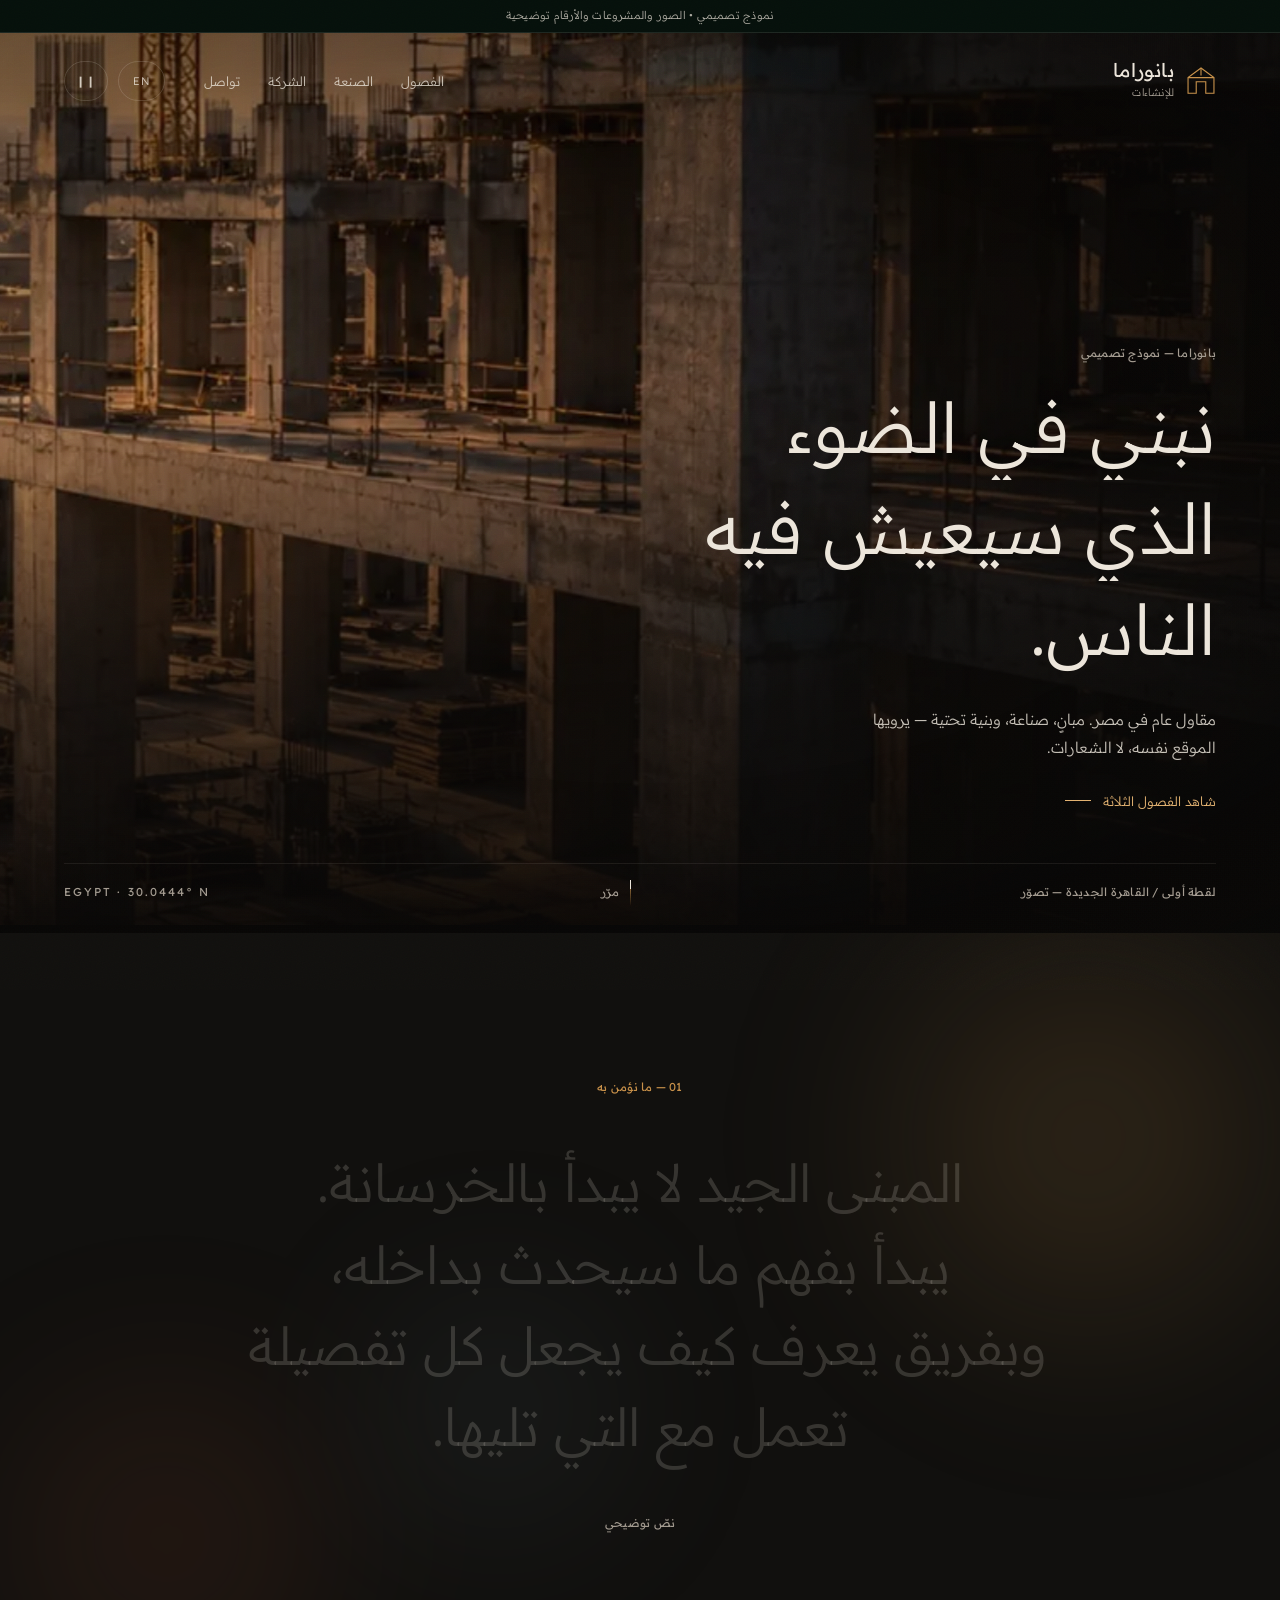
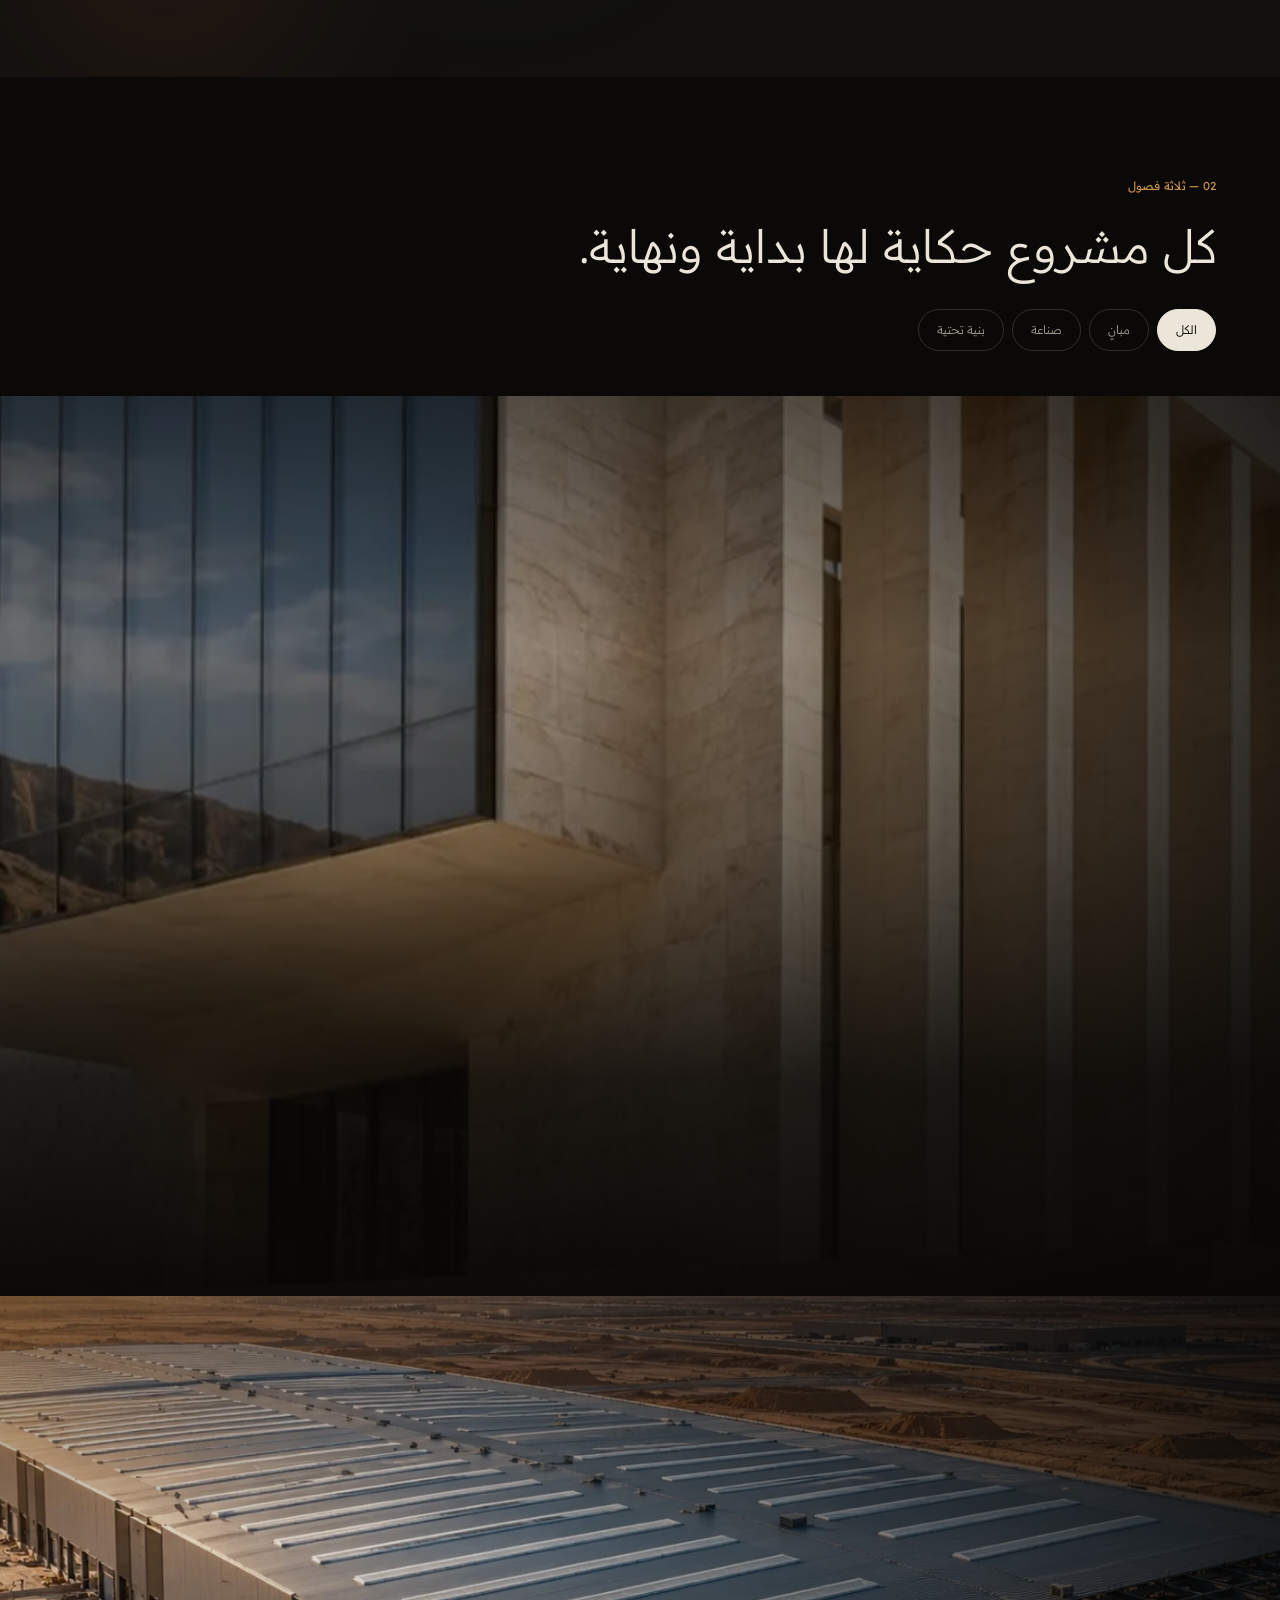
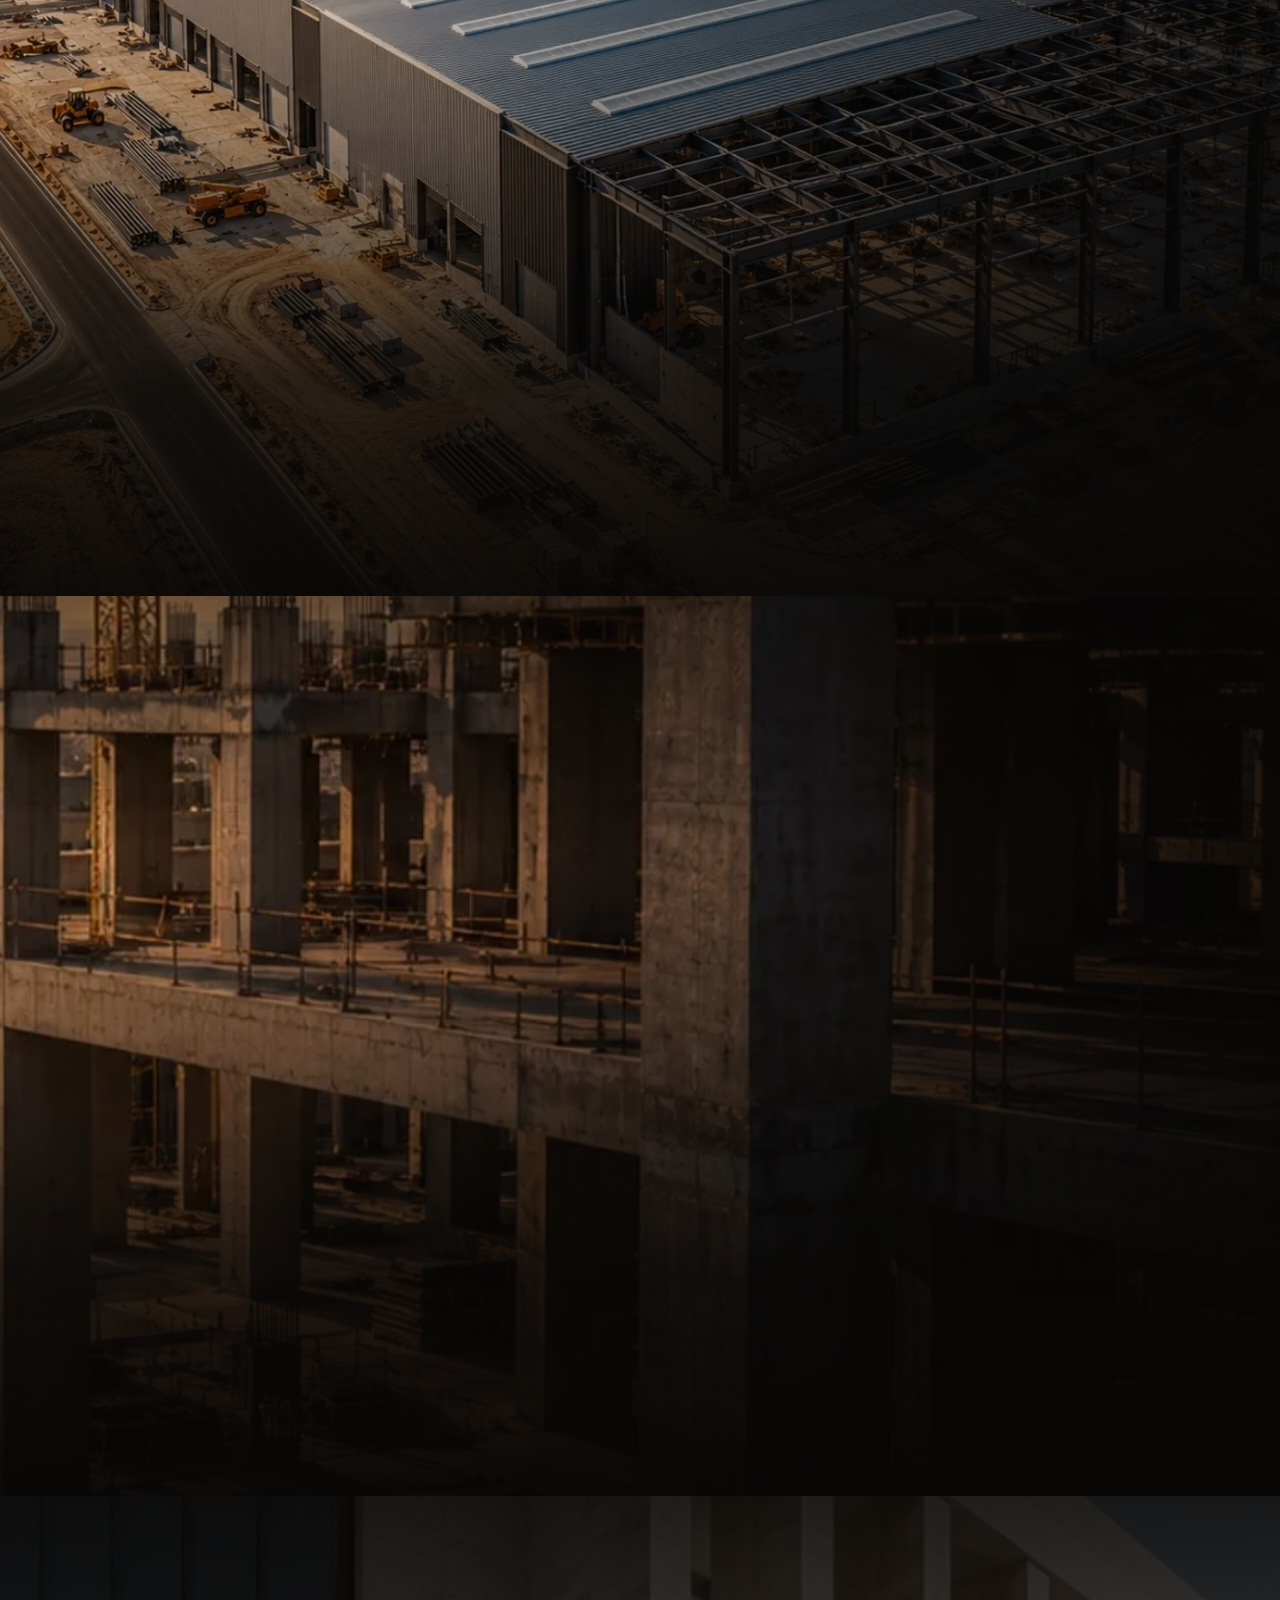
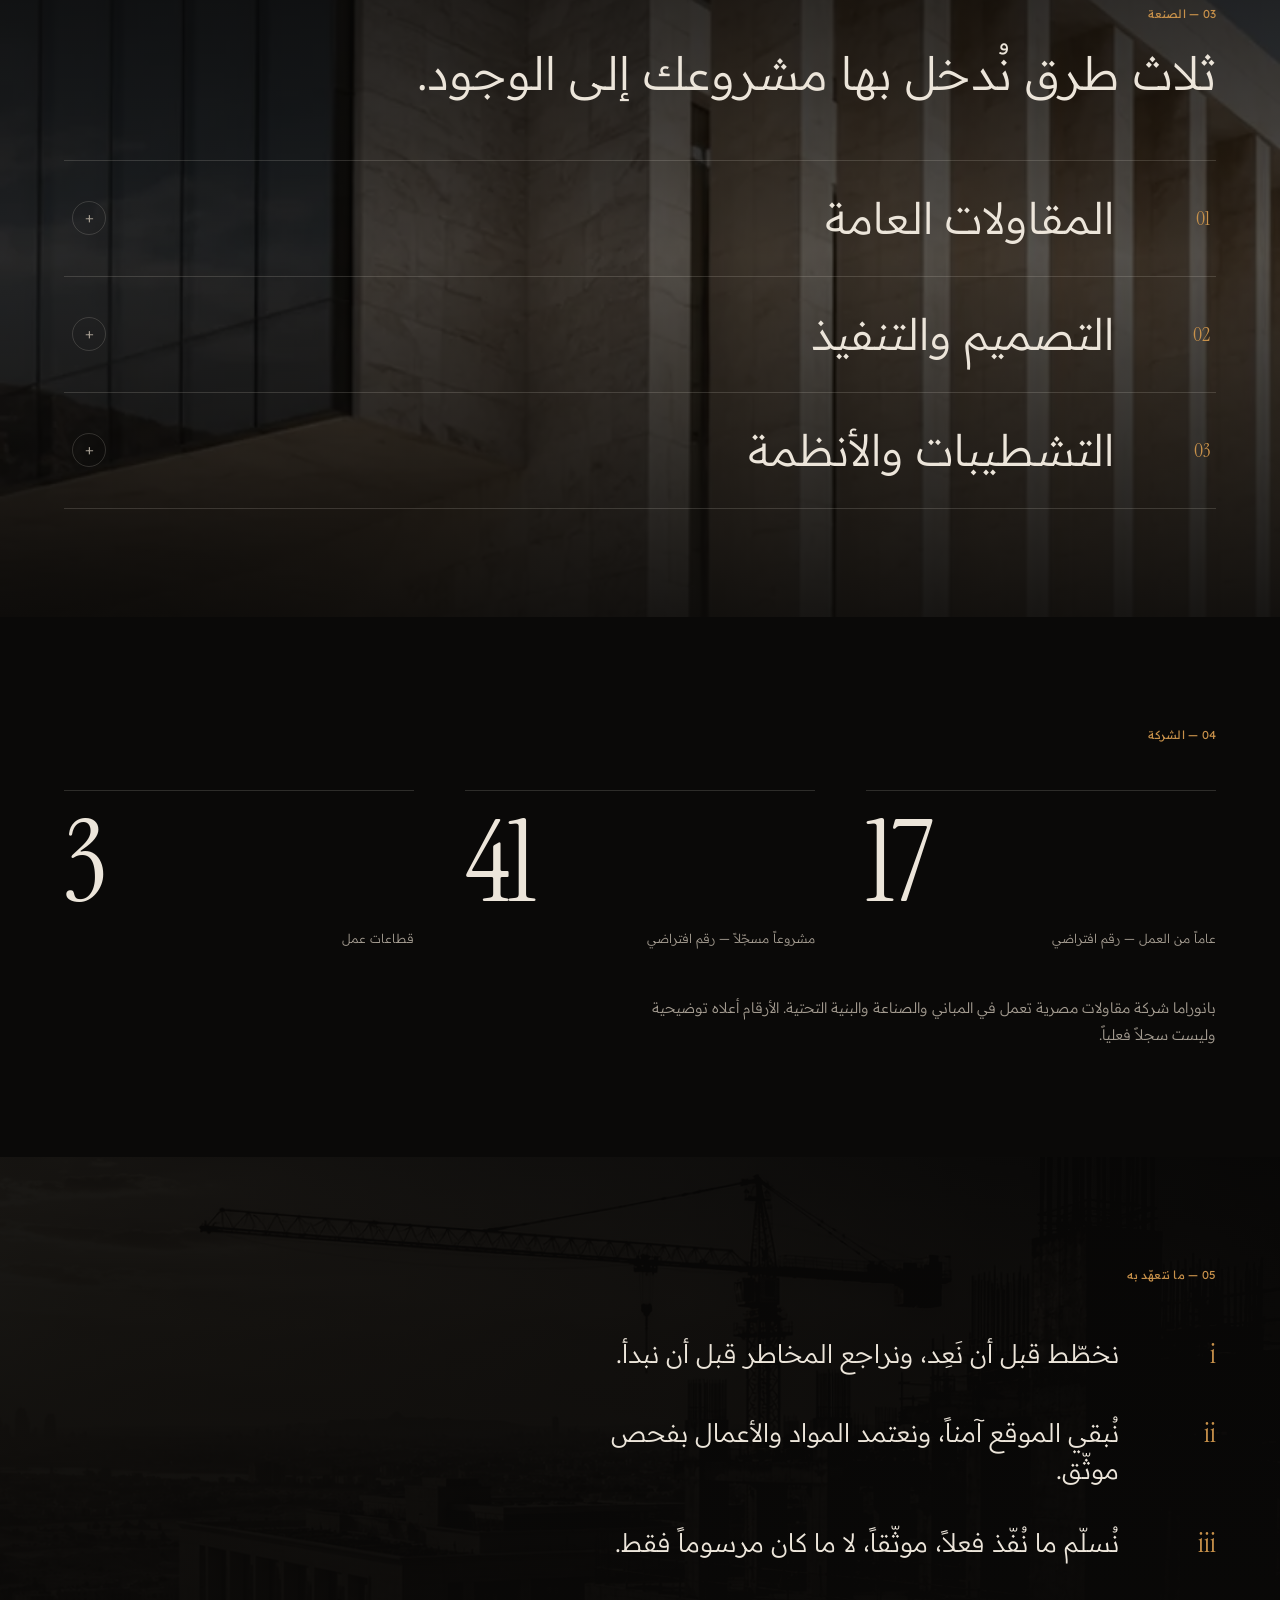
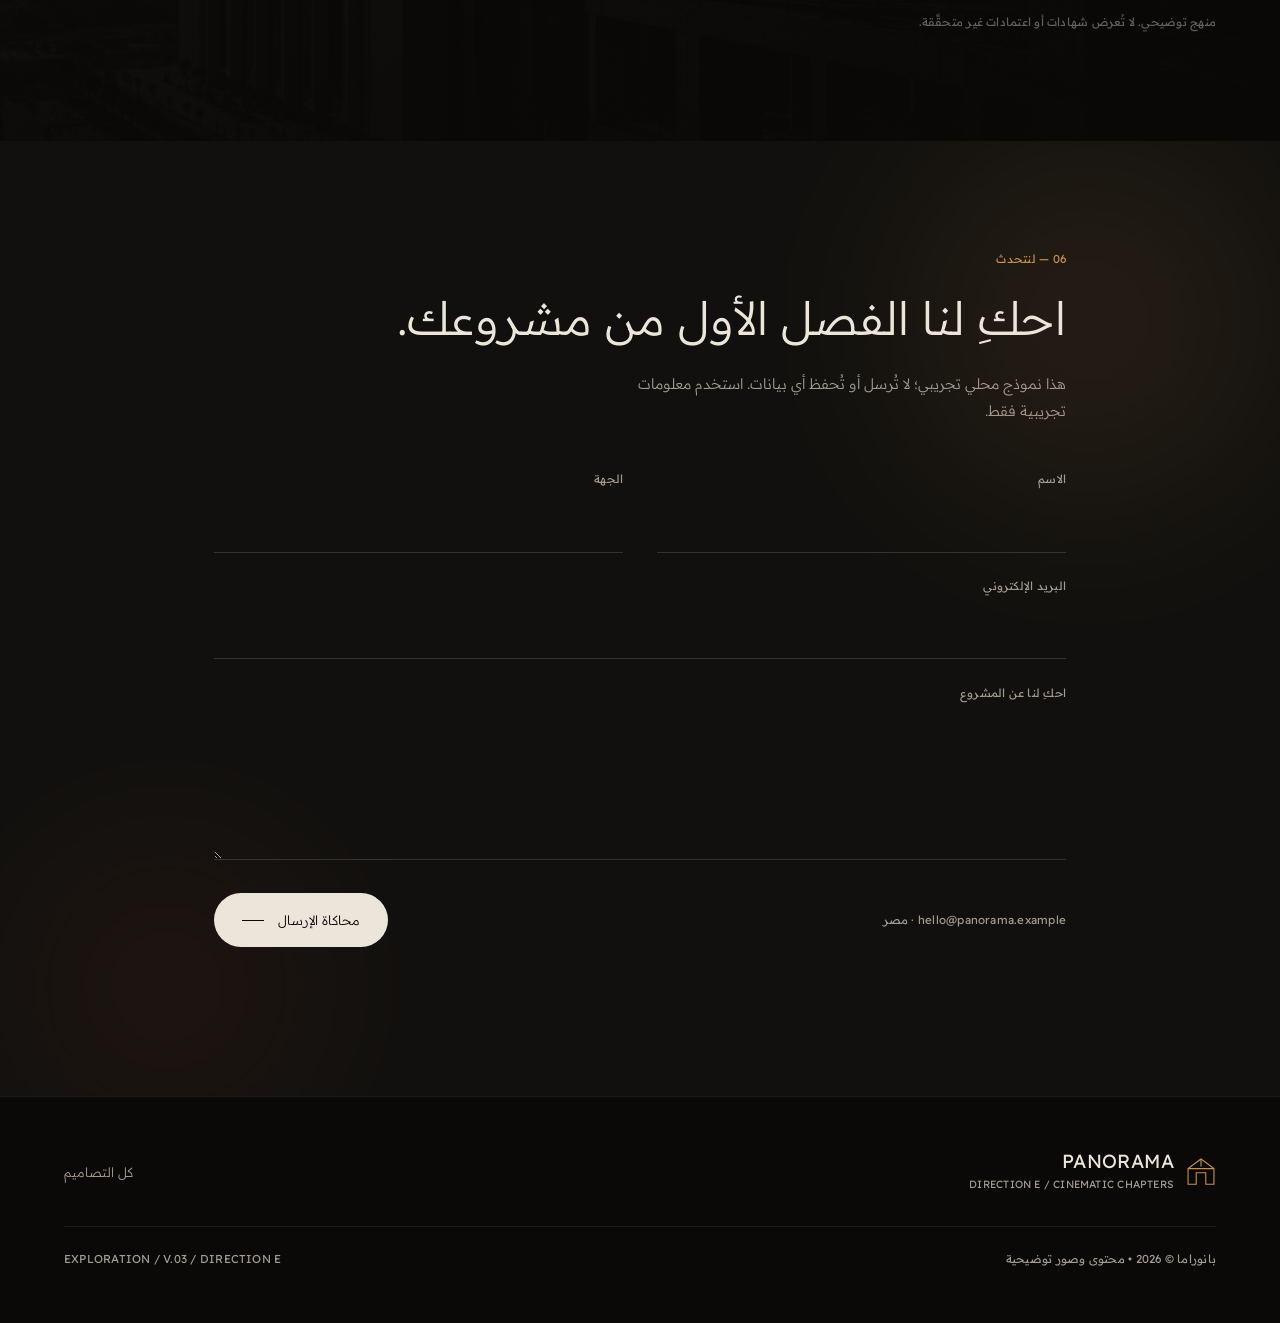
<file: designs/v3/e-cinematic/index.html>
<!doctype html>
<html lang="ar" dir="rtl">
<head>
<meta charset="utf-8">
<meta name="viewport" content="width=device-width, initial-scale=1">
<meta name="robots" content="noindex,nofollow">
<meta name="theme-color" content="#0a0908">
<meta name="description" content="اتجاه تصميمي تجريبي (هـ) لموقع بانوراما للإنشاءات — سرد سينمائي للمشروعات.">
<title>E — Cinematic Chapters | PANORAMA</title>
<link rel="preconnect" href="https://fonts.googleapis.com">
<link rel="preconnect" href="https://fonts.gstatic.com" crossorigin>
<link rel="icon" href="data:image/svg+xml,%3Csvg xmlns='http://www.w3.org/2000/svg' viewBox='0 0 44 44'%3E%3Crect width='44' height='44' fill='%231b4332'/%3E%3Cpath d='M7 36V18L22 7l15 11v18h-9V23h-12v13H7Z' fill='none' stroke='%23fff' stroke-width='2.5'/%3E%3C/svg%3E"><link rel="stylesheet" href="https://fonts.googleapis.com/css2?family=Instrument+Serif:ital@0;1&family=Readex+Pro:wght@200;300;400;500;600&display=swap">
<link rel="stylesheet" href="style.css">
<script src="../shared/core.js" defer></script>
<script src="motion.js" defer></script>
</head>
<body class="dir-e">

<a class="skip" href="#main"><span data-ar="تخطَّ إلى المحتوى" data-en="Skip to content">تخطَّ إلى المحتوى</span></a>
<div class="grain" aria-hidden="true"></div>

<p class="demo-strip">
  <span data-ar="نموذج تصميمي • الصور والمشروعات والأرقام توضيحية" data-en="DESIGN PROTOTYPE • ILLUSTRATIVE IMAGERY, PROJECTS &amp; FIGURES">نموذج تصميمي • الصور والمشروعات والأرقام توضيحية</span>
</p>

<header class="hdr" data-header>
  <a class="brand" href="../../../index.html">
    <svg viewBox="0 0 44 44" fill="none" aria-hidden="true">
      <path d="M3 40V17L22 3L41 17V40H29V23H15V40H3Z" stroke="currentColor" stroke-width="1.6"/>
      <path d="M3 17H41M22 3V14" stroke="currentColor" stroke-width="1.6"/>
    </svg>
    <span class="brand-text">
      <strong data-ar="بانوراما" data-en="PANORAMA">بانوراما</strong>
      <small data-ar="للإنشاءات" data-en="CONSTRUCTION">للإنشاءات</small>
    </span>
  </a>

  <nav class="hdr-nav" data-label-ar="التنقل الرئيسي" data-label-en="Main navigation" aria-label="التنقل الرئيسي">
    <a href="#chapters"><span data-ar="الفصول" data-en="Chapters">الفصول</span></a>
    <a href="#craft"><span data-ar="الصنعة" data-en="Craft">الصنعة</span></a>
    <a href="#company"><span data-ar="الشركة" data-en="Company">الشركة</span></a>
    <a href="#contact"><span data-ar="تواصل" data-en="Contact">تواصل</span></a>
  </nav>

  <div class="hdr-tools">
    <button class="tool" type="button" data-language lang="en">EN</button>
    <button class="tool tool-icon" type="button" data-motion-toggle aria-pressed="false" aria-label="إيقاف الحركة" title="إيقاف الحركة"><span data-motion-glyph aria-hidden="true">❙❙</span></button>
    <button class="tool tool-menu" type="button" data-menu-toggle aria-expanded="false" aria-controls="menu-panel">
      <span class="bars" aria-hidden="true"><i></i><i></i></span>
      <span data-ar="القائمة" data-en="Menu">القائمة</span>
    </button>
  </div>
</header>

<dialog class="menu" id="menu-panel" data-label-ar="قائمة التنقل" data-label-en="Navigation menu" aria-label="قائمة التنقل">
  <div class="menu-veil" aria-hidden="true"></div>
  <div class="menu-body">
    <div class="menu-head">
      <span class="micro">PANORAMA / <span data-ar="اتجاه هـ" data-en="DIRECTION E">اتجاه هـ</span></span>
      <button class="tool" type="button" data-menu-close><span data-ar="إغلاق" data-en="Close">إغلاق</span> <span aria-hidden="true">✕</span></button>
    </div>
    <nav class="menu-list">
      <a href="#main"><span data-ar="البداية" data-en="Opening">البداية</span><i class="serif" aria-hidden="true">00</i></a>
      <a href="#manifesto"><span data-ar="ما نؤمن به" data-en="What we believe">ما نؤمن به</span><i class="serif" aria-hidden="true">01</i></a>
      <a href="#chapters"><span data-ar="ثلاثة فصول" data-en="Three chapters">ثلاثة فصول</span><i class="serif" aria-hidden="true">02</i></a>
      <a href="#craft"><span data-ar="الصنعة" data-en="The craft">الصنعة</span><i class="serif" aria-hidden="true">03</i></a>
      <a href="#company"><span data-ar="الشركة" data-en="The company">الشركة</span><i class="serif" aria-hidden="true">04</i></a>
      <a href="#contact"><span data-ar="لنتحدث" data-en="Let’s talk">لنتحدث</span><i class="serif" aria-hidden="true">05</i></a>
    </nav>
    <figure class="menu-still">
      <img src="../shared/img/arch-wide-sm.webp" width="880" height="330" loading="lazy"
           alt="تصوّر معماري توضيحي، وليس مشروعاً حقيقياً"
           data-alt-ar="تصوّر معماري توضيحي، وليس مشروعاً حقيقياً"
           data-alt-en="Illustrative architectural concept, not a real project">
      <figcaption class="micro"><span data-ar="صورة توضيحية • مشروعات توضيحية" data-en="ILLUSTRATIVE IMAGE &amp; PROJECTS">صورة توضيحية • مشروعات توضيحية</span></figcaption>
    </figure>
    <a class="menu-compare micro" href="../../../index.html"><span data-ar="العودة إلى كل التصاميم" data-en="Back to all designs">العودة إلى كل التصاميم</span> ↗</a>
  </div>
</dialog>

<main id="main">

  <!-- ================================================= opening frame ==== -->
  <section class="opening">
    <div class="opening-still">
      <picture>
        <source media="(max-width:760px)" srcset="../shared/img/site-portrait.webp">
        <img src="../shared/img/construction-xl.webp" width="1900" height="1069" fetchpriority="high"
             alt="تصوّر توضيحي لبرج خرساني قيد التنفيذ عند الغروب، وليس مشروعاً حقيقياً"
             data-alt-ar="تصوّر توضيحي لبرج خرساني قيد التنفيذ عند الغروب، وليس مشروعاً حقيقياً"
             data-alt-en="Illustrative concept of a concrete tower under construction at dusk, not a real project">
      </picture>
      <div class="scrim" aria-hidden="true"></div>
      <div class="vignette" aria-hidden="true"></div>
    </div>

    <div class="opening-copy">
      <p class="micro opening-eyebrow"><span data-ar="بانوراما — نموذج تصميمي" data-en="PANORAMA — A DESIGN PROTOTYPE">بانوراما — نموذج تصميمي</span></p>
      <h1>
        <span class="mask"><span data-ar="نبني في الضوء" data-en="We build in the light">نبني في الضوء</span></span>
        <span class="mask"><span data-ar="الذي سيعيش فيه" data-en="that others will">الذي سيعيش فيه</span></span>
        <span class="mask"><span data-ar="الناس." data-en="live inside.">الناس.</span></span>
      </h1>
      <p class="opening-lede" data-ar="مقاول عام في مصر. مبانٍ، صناعة، وبنية تحتية — يرويها الموقع نفسه، لا الشعارات." data-en="A general contractor in Egypt. Buildings, industry and infrastructure — told by the site itself, not by slogans.">مقاول عام في مصر. مبانٍ، صناعة، وبنية تحتية — يرويها الموقع نفسه، لا الشعارات.</p>
      <a class="lede-link" href="#chapters"><span data-ar="شاهد الفصول الثلاثة" data-en="Watch the three chapters">شاهد الفصول الثلاثة</span><em aria-hidden="true"></em></a>
    </div>

    <div class="opening-rail">
      <span class="micro"><span data-ar="لقطة أولى / القاهرة الجديدة — تصوّر" data-en="FRAME 01 / NEW CAIRO — CONCEPT">لقطة أولى / القاهرة الجديدة — تصوّر</span></span>
      <span class="micro scroll-cue" aria-hidden="true"><i></i><span data-ar="مرّر" data-en="SCROLL">مرّر</span></span>
      <span class="micro" dir="ltr">EGYPT · 30.0444° N</span>
    </div>
  </section>

  <!-- ==================================================== manifesto ===== -->
  <section class="manifesto" id="manifesto">
    <div class="light-field" aria-hidden="true"><i></i><i></i><i></i></div>
    <p class="micro section-mark"><span data-ar="01 — ما نؤمن به" data-en="01 — WHAT WE BELIEVE">01 — ما نؤمن به</span></p>
    <p class="statement" data-statement>
      <span data-ar="المبنى الجيد لا يبدأ بالخرسانة." data-en="A good building does not begin with concrete."></span>
      <span data-ar="يبدأ بفهم ما سيحدث بداخله،" data-en="It begins with understanding what will happen inside it,"></span>
      <span data-ar="وبفريق يعرف كيف يجعل كل تفصيلة تعمل مع التي تليها." data-en="and a team that knows how to make every detail work with the next."></span>
    </p>
    <p class="statement-foot micro"><span data-ar="نصّ توضيحي" data-en="ILLUSTRATIVE COPY">نصّ توضيحي</span></p>
  </section>

  <!-- ===================================================== chapters ===== -->
  <section class="chapters" id="chapters" aria-label="المشروعات">
    <div class="chapters-head">
      <p class="micro section-mark"><span data-ar="02 — ثلاثة فصول" data-en="02 — THREE CHAPTERS">02 — ثلاثة فصول</span></p>
      <h2 data-reveal data-ar="كل مشروع حكاية لها بداية ونهاية." data-en="Every project is a story with a beginning and an end.">كل مشروع حكاية لها بداية ونهاية.</h2>
      <div class="filters" role="group" data-label-ar="تصفية المشروعات" data-label-en="Filter projects" aria-label="تصفية المشروعات">
        <button type="button" data-filter="all" aria-pressed="true"><span data-ar="الكل" data-en="All">الكل</span></button>
        <button type="button" data-filter="buildings" aria-pressed="false"><span data-ar="مبانٍ" data-en="Buildings">مبانٍ</span></button>
        <button type="button" data-filter="industrial" aria-pressed="false"><span data-ar="صناعة" data-en="Industrial">صناعة</span></button>
        <button type="button" data-filter="infrastructure" aria-pressed="false"><span data-ar="بنية تحتية" data-en="Infrastructure">بنية تحتية</span></button>
      </div>
      <p class="sr-only" data-result-count aria-live="polite"></p>
    </div>

    <div class="stack" data-stack>
      <article class="chapter" data-sector="buildings" id="project-nile">
        <div class="chapter-still">
          <picture>
            <source media="(max-width:760px)" srcset="../shared/img/arch-portrait.webp">
            <img src="../shared/img/architecture-xl.webp" width="1900" height="1069" loading="lazy"
                 alt="تصوّر معماري توضيحي لمبنى حجري بواجهة زجاجية، وليس مشروعاً حقيقياً"
                 data-alt-ar="تصوّر معماري توضيحي لمبنى حجري بواجهة زجاجية، وليس مشروعاً حقيقياً"
                 data-alt-en="Illustrative architectural concept of a stone building with a glazed volume, not a real project">
          </picture>
          <div class="scrim" aria-hidden="true"></div>
        </div>
        <div class="chapter-copy">
          <span class="chapter-no serif" aria-hidden="true">I</span>
          <p class="micro"><span data-ar="مبانٍ إدارية / القاهرة الجديدة" data-en="COMMERCIAL BUILDINGS / NEW CAIRO">مبانٍ إدارية / القاهرة الجديدة</span></p>
          <h3 data-ar="مجمع النيل للأعمال" data-en="Nile Business Campus">مجمع النيل للأعمال</h3>
          <p class="chapter-lede" data-ar="مبنى إداري يفتح على الماء، صُمّم ليُسلَّم على مراحل دون أن يتوقف العمل في الأدوار العليا." data-en="An office campus opening onto the water, planned to hand over in phases while work continued on the floors above.">مبنى إداري يفتح على الماء، صُمّم ليُسلَّم على مراحل دون أن يتوقف العمل في الأدوار العليا.</p>
          <dl class="chapter-facts">
            <div><dt class="micro" data-ar="الدور" data-en="Role">الدور</dt><dd data-ar="مقاول عام" data-en="Main contractor">مقاول عام</dd></div>
            <div><dt class="micro" data-ar="المساحة" data-en="Area">المساحة</dt><dd dir="ltr">18,000 m²</dd></div>
            <div><dt class="micro" data-ar="الحالة" data-en="Status">الحالة</dt><dd data-ar="2025 / مكتمل افتراضياً" data-en="2025 / illustrative">2025 / مكتمل افتراضياً</dd></div>
          </dl>
          <p class="chapter-note micro"><span data-ar="مشروع افتراضي وصورة توضيحية" data-en="FICTIONAL PROJECT · ILLUSTRATIVE IMAGE">مشروع افتراضي وصورة توضيحية</span></p>
        </div>
      </article>

      <article class="chapter" data-sector="industrial" id="project-delta">
        <div class="chapter-still">
          <picture>
            <source media="(max-width:760px)" srcset="../shared/img/ind-portrait.webp">
            <img src="../shared/img/industrial-xl.webp" width="1900" height="1069" loading="lazy"
                 alt="تصوّر توضيحي لمستودع صناعي بهيكل معدني مكشوف، وليس مشروعاً حقيقياً"
                 data-alt-ar="تصوّر توضيحي لمستودع صناعي بهيكل معدني مكشوف، وليس مشروعاً حقيقياً"
                 data-alt-en="Illustrative concept of an industrial warehouse with exposed steel framing, not a real project">
          </picture>
          <div class="scrim" aria-hidden="true"></div>
        </div>
        <div class="chapter-copy">
          <span class="chapter-no serif" aria-hidden="true">II</span>
          <p class="micro"><span data-ar="صناعة ولوجستيات / العاشر من رمضان" data-en="INDUSTRY &amp; LOGISTICS / 10TH OF RAMADAN">صناعة ولوجستيات / العاشر من رمضان</span></p>
          <h3 data-ar="مركز الدلتا اللوجستي" data-en="Delta Logistics Hub">مركز الدلتا اللوجستي</h3>
          <p class="chapter-lede" data-ar="بحور معدنية واسعة فوق أرضيات تخزين، نُفّذت قطاعاً بعد قطاع ليبدأ التشغيل قبل اكتمال الهيكل." data-en="Long steel spans over storage slabs, delivered sector by sector so operation could begin before the frame was complete.">بحور معدنية واسعة فوق أرضيات تخزين، نُفّذت قطاعاً بعد قطاع ليبدأ التشغيل قبل اكتمال الهيكل.</p>
          <dl class="chapter-facts">
            <div><dt class="micro" data-ar="الدور" data-en="Role">الدور</dt><dd data-ar="تصميم وتنفيذ" data-en="Design &amp; build">تصميم وتنفيذ</dd></div>
            <div><dt class="micro" data-ar="المساحة" data-en="Area">المساحة</dt><dd dir="ltr">46,000 m²</dd></div>
            <div><dt class="micro" data-ar="الحالة" data-en="Status">الحالة</dt><dd data-ar="قيد التنفيذ افتراضياً" data-en="In progress / illustrative">قيد التنفيذ افتراضياً</dd></div>
          </dl>
          <p class="chapter-note micro"><span data-ar="مشروع افتراضي وصورة توضيحية" data-en="FICTIONAL PROJECT · ILLUSTRATIVE IMAGE">مشروع افتراضي وصورة توضيحية</span></p>
        </div>
      </article>

      <article class="chapter" data-sector="infrastructure" id="project-east">
        <div class="chapter-still">
          <picture>
            <source media="(max-width:760px)" srcset="../shared/img/site-portrait.webp">
            <img src="../shared/img/construction-xl.webp" width="1900" height="1069" loading="lazy"
                 alt="تصوّر توضيحي لأعمال إنشائية عند الغروب، وليس توثيقاً لمشروع حقيقي"
                 data-alt-ar="تصوّر توضيحي لأعمال إنشائية عند الغروب، وليس توثيقاً لمشروع حقيقي"
                 data-alt-en="Illustrative concept of construction works at dusk, not documentation of a real project">
          </picture>
          <div class="scrim" aria-hidden="true"></div>
        </div>
        <div class="chapter-copy">
          <span class="chapter-no serif" aria-hidden="true">III</span>
          <p class="micro"><span data-ar="بنية تحتية / مدينة الشروق" data-en="INFRASTRUCTURE / EL SHOROUK">بنية تحتية / مدينة الشروق</span></p>
          <h3 data-ar="شبكات شرق المدينة" data-en="East City Utilities">شبكات شرق المدينة</h3>
          <p class="chapter-lede" data-ar="شبكات وطرق تحت أقدام حيّ كامل، نُفّذت والحركة مفتوحة وسكان المنطقة في بيوتهم." data-en="Networks and roads beneath a whole district, built with traffic open and residents still at home.">شبكات وطرق تحت أقدام حيّ كامل، نُفّذت والحركة مفتوحة وسكان المنطقة في بيوتهم.</p>
          <dl class="chapter-facts">
            <div><dt class="micro" data-ar="الدور" data-en="Role">الدور</dt><dd data-ar="أعمال مدنية" data-en="Civil works">أعمال مدنية</dd></div>
            <div><dt class="micro" data-ar="الشبكات" data-en="Networks">الشبكات</dt><dd dir="ltr">14 km</dd></div>
            <div><dt class="micro" data-ar="الحالة" data-en="Status">الحالة</dt><dd data-ar="2024 / مكتمل افتراضياً" data-en="2024 / illustrative">2024 / مكتمل افتراضياً</dd></div>
          </dl>
          <p class="chapter-note micro"><span data-ar="مشروع افتراضي وصورة توضيحية" data-en="FICTIONAL PROJECT · ILLUSTRATIVE IMAGE">مشروع افتراضي وصورة توضيحية</span></p>
        </div>
      </article>
    </div>
  </section>

  <!-- ======================================================== craft ===== -->
  <section class="craft" id="craft">
    <div class="craft-bg" aria-hidden="true" data-craft-bg>
      <img src="../shared/img/arch-detail.webp" width="820" height="820" loading="lazy" alt="" data-craft-img="0">
      <img src="../shared/img/ind-detail.webp" width="820" height="820" loading="lazy" alt="" data-craft-img="1">
      <img src="../shared/img/site-detail.webp" width="820" height="820" loading="lazy" alt="" data-craft-img="2">
    </div>
    <div class="craft-inner">
      <div class="craft-head">
        <p class="micro section-mark"><span data-ar="03 — الصنعة" data-en="03 — THE CRAFT">03 — الصنعة</span></p>
        <h2 data-reveal data-ar="ثلاث طرق نُدخل بها مشروعك إلى الوجود." data-en="Three ways we bring a project into being.">ثلاث طرق نُدخل بها مشروعك إلى الوجود.</h2>
      </div>
      <ul class="craft-list" data-craft-list>
        <li>
          <button type="button" class="craft-row" data-craft-index="0" aria-expanded="false" aria-controls="craft-1">
            <span class="craft-num serif" aria-hidden="true">01</span>
            <span class="craft-title" data-ar="المقاولات العامة" data-en="General contracting">المقاولات العامة</span>
            <span class="craft-mark" aria-hidden="true">+</span>
          </button>
          <div class="craft-detail" id="craft-1" hidden>
            <p data-ar="نطاق متكامل يبدأ بتجهيز الموقع، ويمرّ بالأعمال الإنشائية والواجهات والتشطيبات، وينتهي بالتسليم." data-en="An integrated scope beginning with site set-up, moving through structure, façades and finishes, and ending at handover.">نطاق متكامل يبدأ بتجهيز الموقع، ويمرّ بالأعمال الإنشائية والواجهات والتشطيبات، وينتهي بالتسليم.</p>
            <a class="lede-link" href="#contact"><span data-ar="ناقش متطلباتك" data-en="Discuss your requirements">ناقش متطلباتك</span><em aria-hidden="true"></em></a>
          </div>
        </li>
        <li>
          <button type="button" class="craft-row" data-craft-index="1" aria-expanded="false" aria-controls="craft-2">
            <span class="craft-num serif" aria-hidden="true">02</span>
            <span class="craft-title" data-ar="التصميم والتنفيذ" data-en="Design &amp; build">التصميم والتنفيذ</span>
            <span class="craft-mark" aria-hidden="true">+</span>
          </button>
          <div class="craft-detail" id="craft-2" hidden>
            <p data-ar="مسار واحد يربط القرار التصميمي بإمكانات التنفيذ ومتطلبات البرنامج واحتياجات الاستخدام." data-en="A single path connecting design decisions to buildability, programme and the way the building will be used.">مسار واحد يربط القرار التصميمي بإمكانات التنفيذ ومتطلبات البرنامج واحتياجات الاستخدام.</p>
            <a class="lede-link" href="#contact"><span data-ar="ناقش متطلباتك" data-en="Discuss your requirements">ناقش متطلباتك</span><em aria-hidden="true"></em></a>
          </div>
        </li>
        <li>
          <button type="button" class="craft-row" data-craft-index="2" aria-expanded="false" aria-controls="craft-3">
            <span class="craft-num serif" aria-hidden="true">03</span>
            <span class="craft-title" data-ar="التشطيبات والأنظمة" data-en="Fit-out &amp; MEP">التشطيبات والأنظمة</span>
            <span class="craft-mark" aria-hidden="true">+</span>
          </button>
          <div class="craft-detail" id="craft-3" hidden>
            <p data-ar="عناية بالتفاصيل المعمارية وتنسيق الأنظمة الكهروميكانيكية، لتعمل المساحات كما ينبغي لا كما اتفق." data-en="Careful architectural detailing and coordinated building systems, so spaces perform as intended rather than as they happen to.">عناية بالتفاصيل المعمارية وتنسيق الأنظمة الكهروميكانيكية، لتعمل المساحات كما ينبغي لا كما اتفق.</p>
            <a class="lede-link" href="#contact"><span data-ar="ناقش متطلباتك" data-en="Discuss your requirements">ناقش متطلباتك</span><em aria-hidden="true"></em></a>
          </div>
        </li>
      </ul>
    </div>
  </section>

  <!-- ====================================================== company ===== -->
  <section class="company" id="company">
    <p class="micro section-mark"><span data-ar="04 — الشركة" data-en="04 — THE COMPANY">04 — الشركة</span></p>
    <div class="company-numbers" data-reveal-group>
      <div data-reveal><b class="sweep" data-count="18" dir="ltr">18</b><span data-ar="عاماً من العمل — رقم افتراضي" data-en="Years active — illustrative figure">عاماً من العمل — رقم افتراضي</span></div>
      <div data-reveal><b class="sweep" data-count="42" dir="ltr">42</b><span data-ar="مشروعاً مسجّلاً — رقم افتراضي" data-en="Projects logged — illustrative figure">مشروعاً مسجّلاً — رقم افتراضي</span></div>
      <div data-reveal><b class="sweep" data-count="3" dir="ltr">3</b><span data-ar="قطاعات عمل" data-en="Sectors of work">قطاعات عمل</span></div>
    </div>
    <div class="company-text" data-reveal>
      <p data-ar="بانوراما شركة مقاولات مصرية تعمل في المباني والصناعة والبنية التحتية. الأرقام أعلاه توضيحية وليست سجلاً فعلياً." data-en="Panorama is an Egyptian construction company working across buildings, industry and infrastructure. The figures above are illustrative, not an actual record.">بانوراما شركة مقاولات مصرية تعمل في المباني والصناعة والبنية التحتية. الأرقام أعلاه توضيحية وليست سجلاً فعلياً.</p>
    </div>
  </section>

  <!-- ===================================================== assurance ==== -->
  <section class="credo" id="quality">
    <div class="credo-still" aria-hidden="true">
      <img src="../shared/img/site-wide.webp" width="1600" height="574" loading="lazy" alt="">
    </div>
    <div class="credo-inner">
      <p class="micro section-mark"><span data-ar="05 — ما نتعهّد به" data-en="05 — WHAT WE COMMIT TO">05 — ما نتعهّد به</span></p>
      <ol class="credo-list" data-reveal-group>
        <li data-reveal><span class="serif" aria-hidden="true">i</span><p data-ar="نخطّط قبل أن نَعِد، ونراجع المخاطر قبل أن نبدأ." data-en="We plan before we promise, and review the risks before we begin.">نخطّط قبل أن نَعِد، ونراجع المخاطر قبل أن نبدأ.</p></li>
        <li data-reveal><span class="serif" aria-hidden="true">ii</span><p data-ar="نُبقي الموقع آمناً، ونعتمد المواد والأعمال بفحص موثّق." data-en="We keep the site safe, and approve materials and works through documented inspection.">نُبقي الموقع آمناً، ونعتمد المواد والأعمال بفحص موثّق.</p></li>
        <li data-reveal><span class="serif" aria-hidden="true">iii</span><p data-ar="نُسلّم ما نُفّذ فعلاً، موثّقاً، لا ما كان مرسوماً فقط." data-en="We hand over what was actually built, documented — not only what was drawn.">نُسلّم ما نُفّذ فعلاً، موثّقاً، لا ما كان مرسوماً فقط.</p></li>
      </ol>
      <p class="micro credo-foot"><span data-ar="منهج توضيحي. لا تُعرض شهادات أو اعتمادات غير متحقَّقة." data-en="ILLUSTRATIVE APPROACH. NO UNVERIFIED CERTIFICATES OR ACCREDITATIONS ARE SHOWN.">منهج توضيحي. لا تُعرض شهادات أو اعتمادات غير متحقَّقة.</span></p>
    </div>
  </section>

  <!-- ======================================================= contact ==== -->
  <section class="contact" id="contact">
    <div class="light-field light-field-low" aria-hidden="true"><i></i><i></i></div>
    <div class="contact-inner">
      <p class="micro section-mark"><span data-ar="06 — لنتحدث" data-en="06 — LET’S TALK">06 — لنتحدث</span></p>
      <h2 data-reveal data-ar="احكِ لنا الفصل الأول من مشروعك." data-en="Tell us the first chapter of your project.">احكِ لنا الفصل الأول من مشروعك.</h2>
      <p class="contact-lede" data-reveal data-ar="هذا نموذج محلي تجريبي؛ لا تُرسل أو تُحفظ أي بيانات. استخدم معلومات تجريبية فقط." data-en="This is a local demonstration form; nothing is sent or stored. Please use demonstration information only.">هذا نموذج محلي تجريبي؛ لا تُرسل أو تُحفظ أي بيانات. استخدم معلومات تجريبية فقط.</p>

      <form data-reveal>
        <div class="field-row">
          <label><span class="micro" data-ar="الاسم" data-en="Name">الاسم</span><input name="name" required autocomplete="name" maxlength="100"></label>
          <label><span class="micro" data-ar="الجهة" data-en="Organisation">الجهة</span><input name="company" autocomplete="organization" maxlength="120"></label>
        </div>
        <label><span class="micro" data-ar="البريد الإلكتروني" data-en="Email">البريد الإلكتروني</span><input name="email" type="email" dir="ltr" required autocomplete="email" maxlength="200"></label>
        <label><span class="micro" data-ar="احكِ لنا عن المشروع" data-en="Tell us about the project">احكِ لنا عن المشروع</span><textarea name="brief" rows="4" required maxlength="2000"></textarea></label>
        <div class="field-foot">
          <small class="micro"><bdi>hello@panorama.example</bdi> · <span data-ar="مصر" data-en="EGYPT">مصر</span></small>
          <button class="btn" type="submit"><span data-ar="محاكاة الإرسال" data-en="Simulate sending">محاكاة الإرسال</span><em aria-hidden="true"></em></button>
        </div>
        <p class="form-status micro" data-form-status role="status" tabindex="-1"></p>
      </form>
    </div>
  </section>

</main>

<footer class="ftr">
  <div class="ftr-inner">
    <a class="brand" href="../../../index.html">
      <svg viewBox="0 0 44 44" fill="none" aria-hidden="true">
        <path d="M3 40V17L22 3L41 17V40H29V23H15V40H3Z" stroke="currentColor" stroke-width="1.6"/>
        <path d="M3 17H41M22 3V14" stroke="currentColor" stroke-width="1.6"/>
      </svg>
      <span class="brand-text"><strong>PANORAMA</strong><small class="micro">DIRECTION E / CINEMATIC CHAPTERS</small></span>
    </a>
    <nav class="ftr-nav">
      <a href="../../../index.html"><span data-ar="كل التصاميم" data-en="All designs">كل التصاميم</span></a>
    </nav>
  </div>
  <p class="ftr-bottom micro">
    <span data-ar="بانوراما © 2026 • محتوى وصور توضيحية" data-en="PANORAMA © 2026 • ILLUSTRATIVE CONTENT &amp; IMAGERY">بانوراما © 2026 • محتوى وصور توضيحية</span>
    <span dir="ltr">EXPLORATION / V.03 / DIRECTION E</span>
  </p>
</footer>

</body>
</html>
</file>
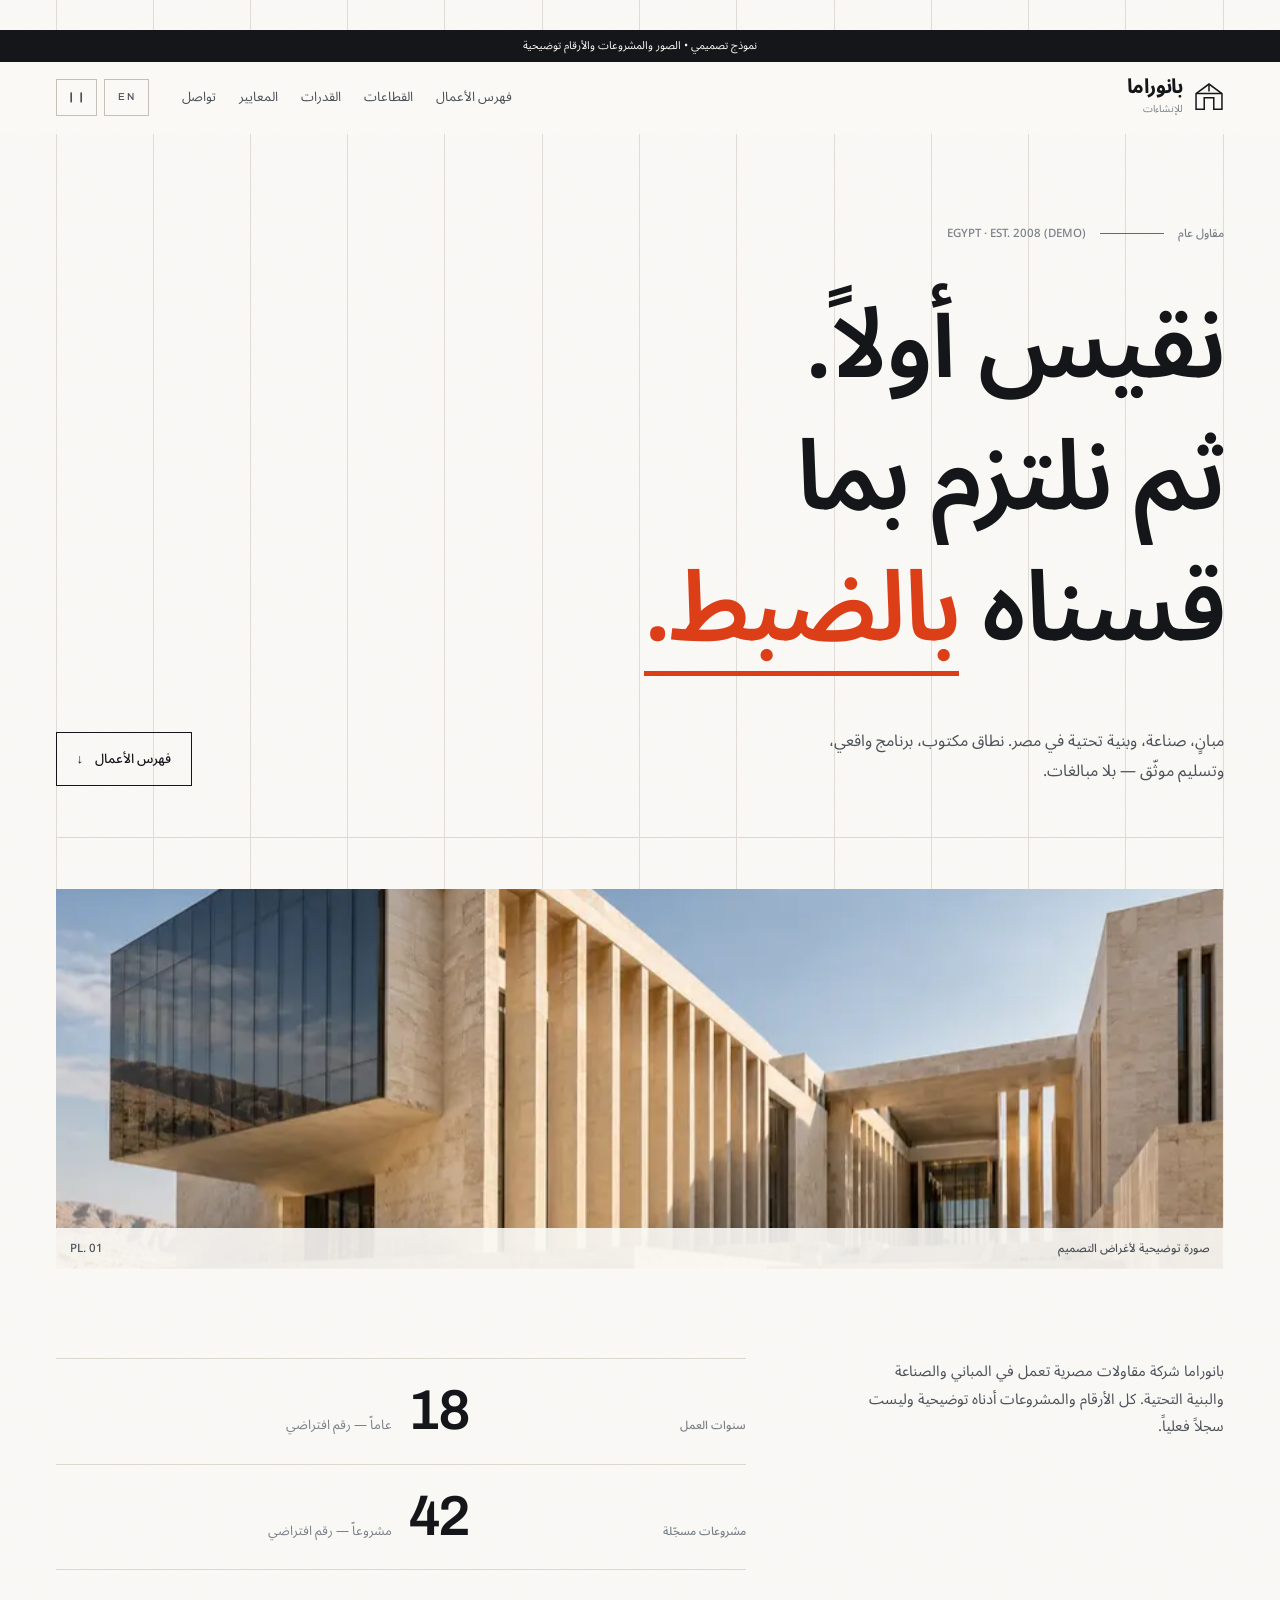
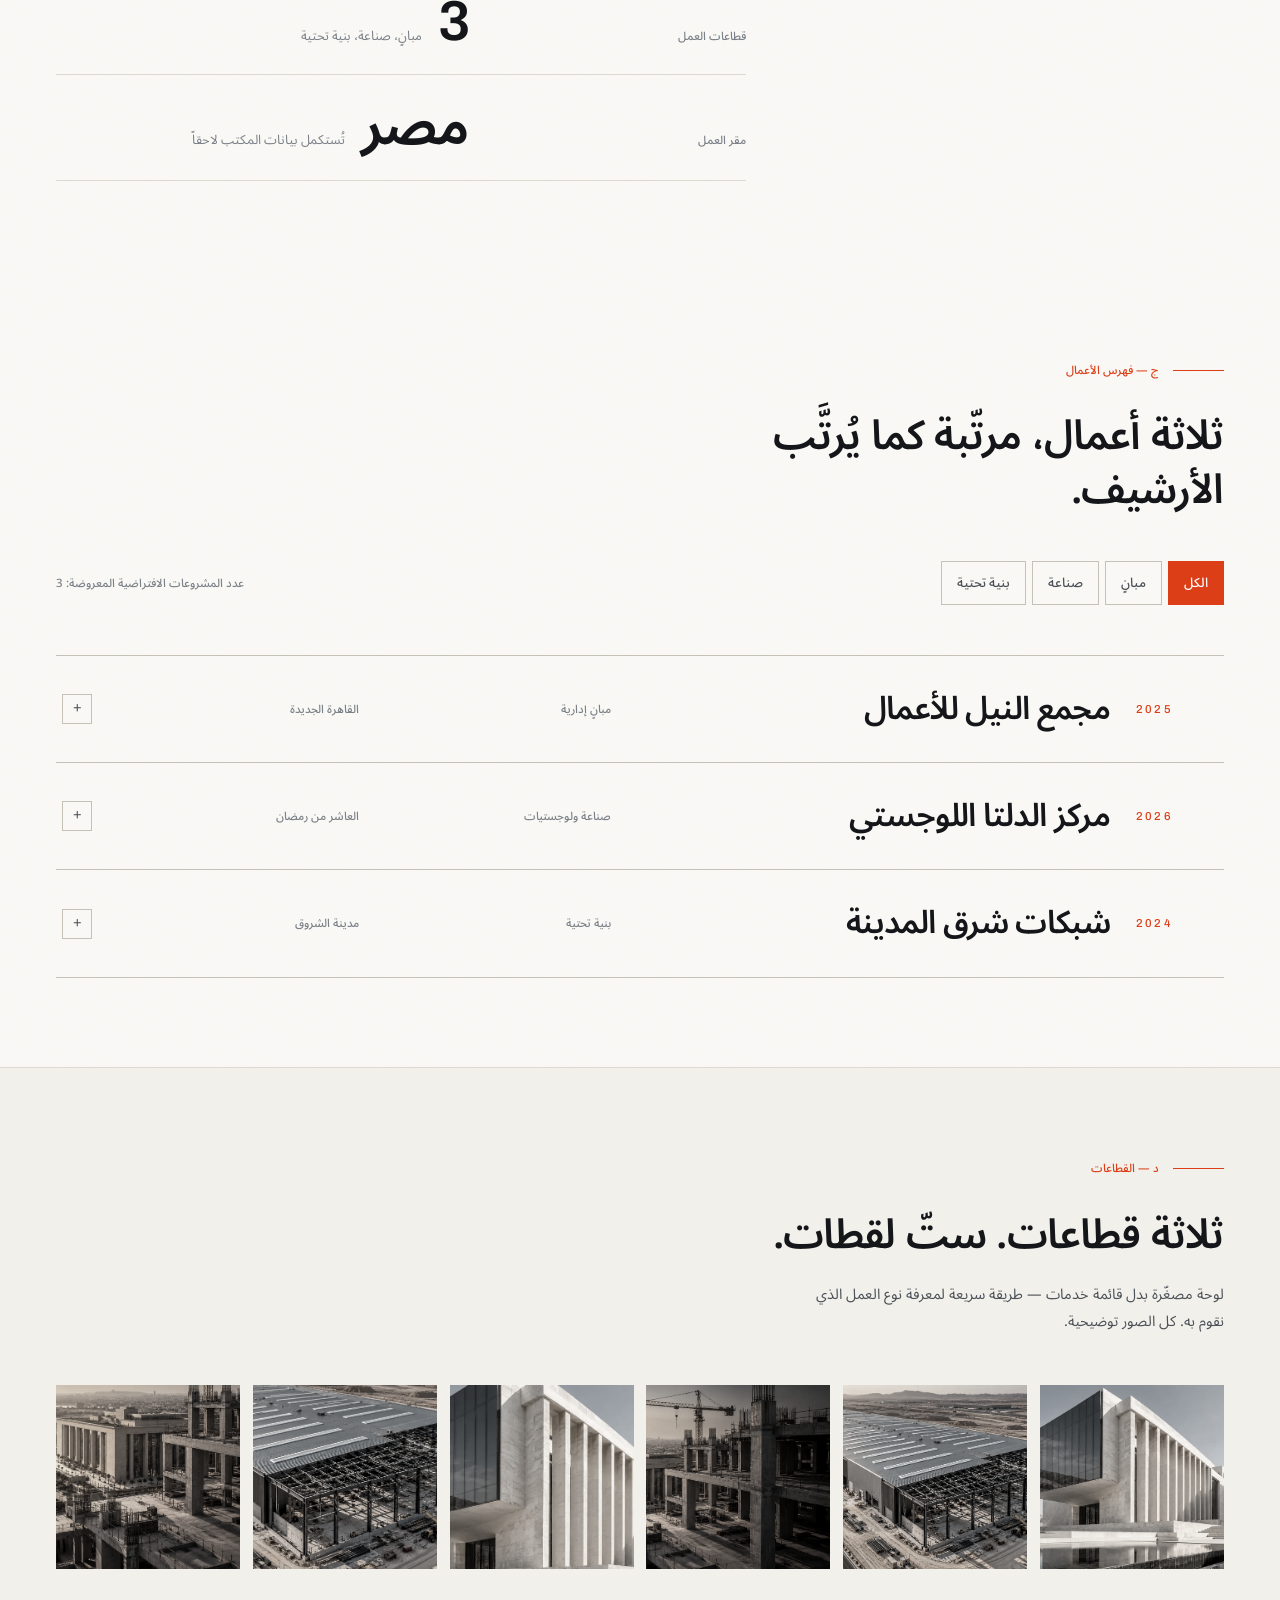
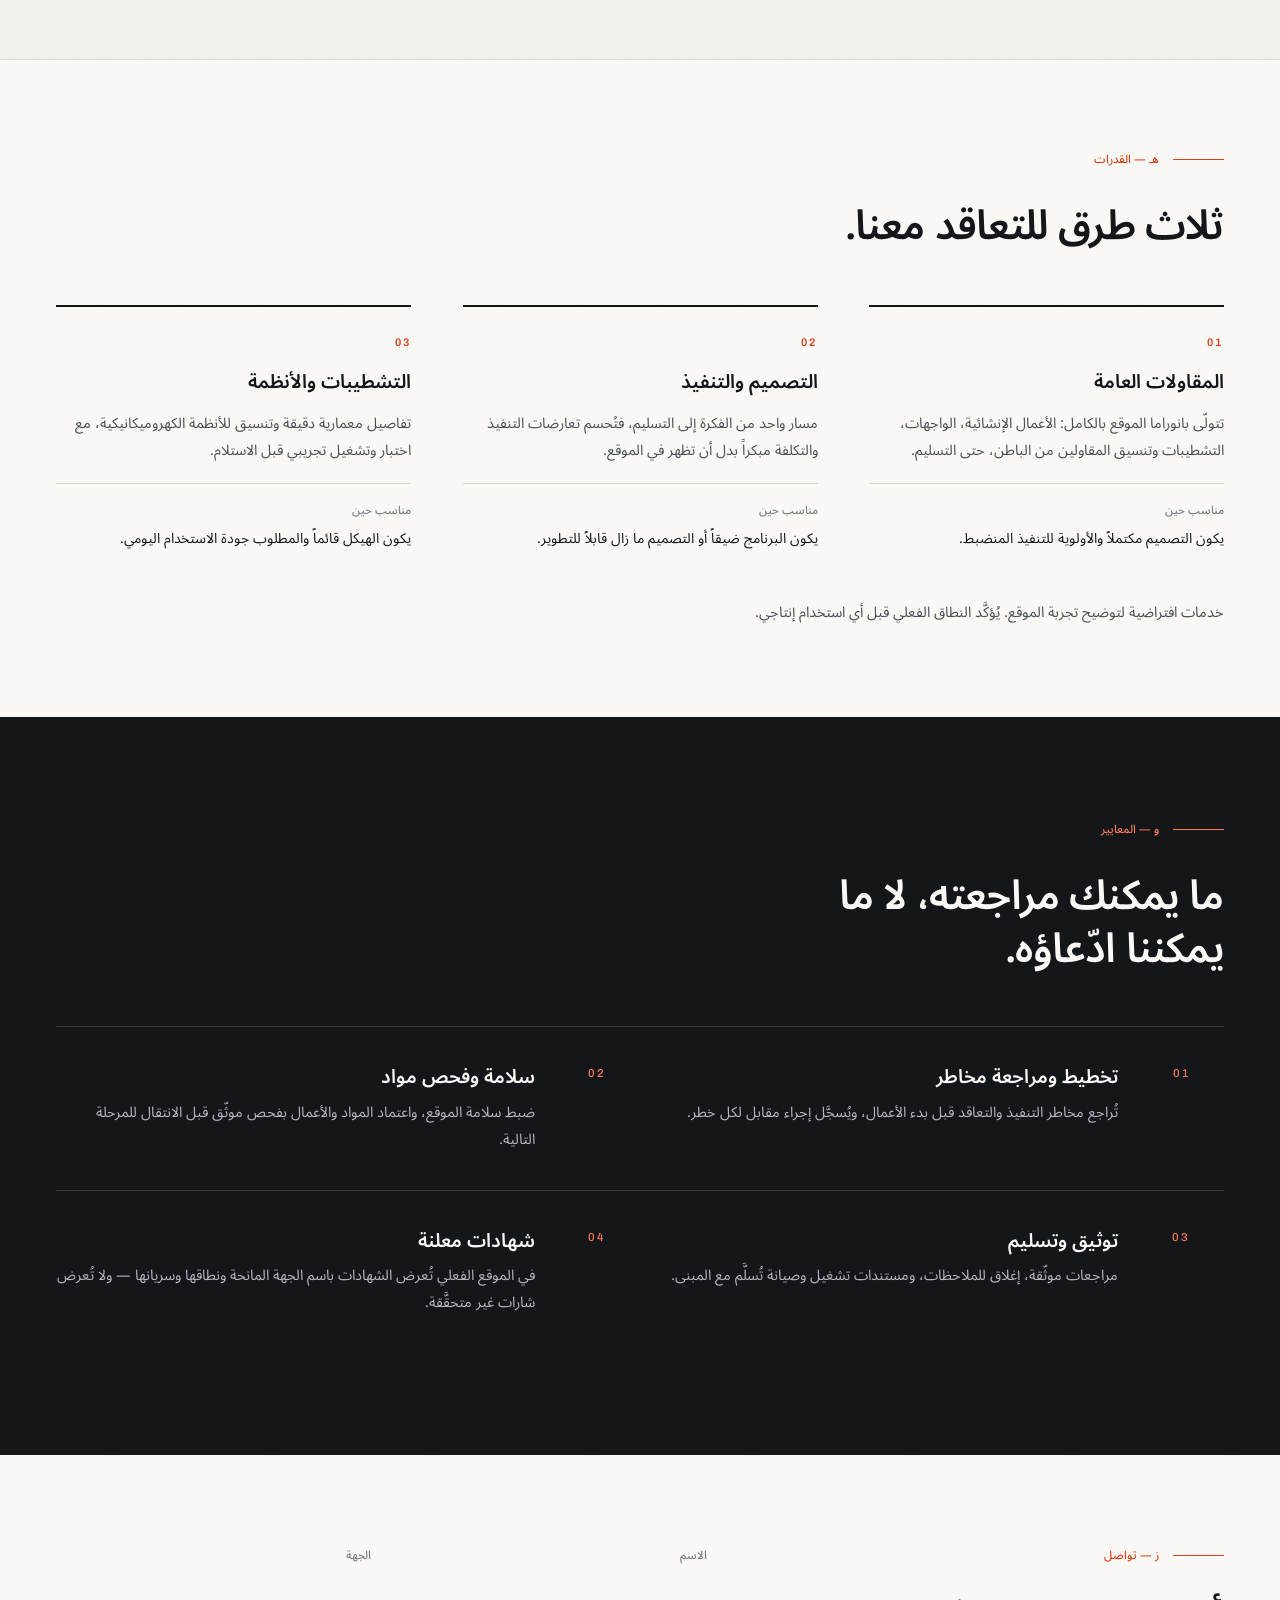
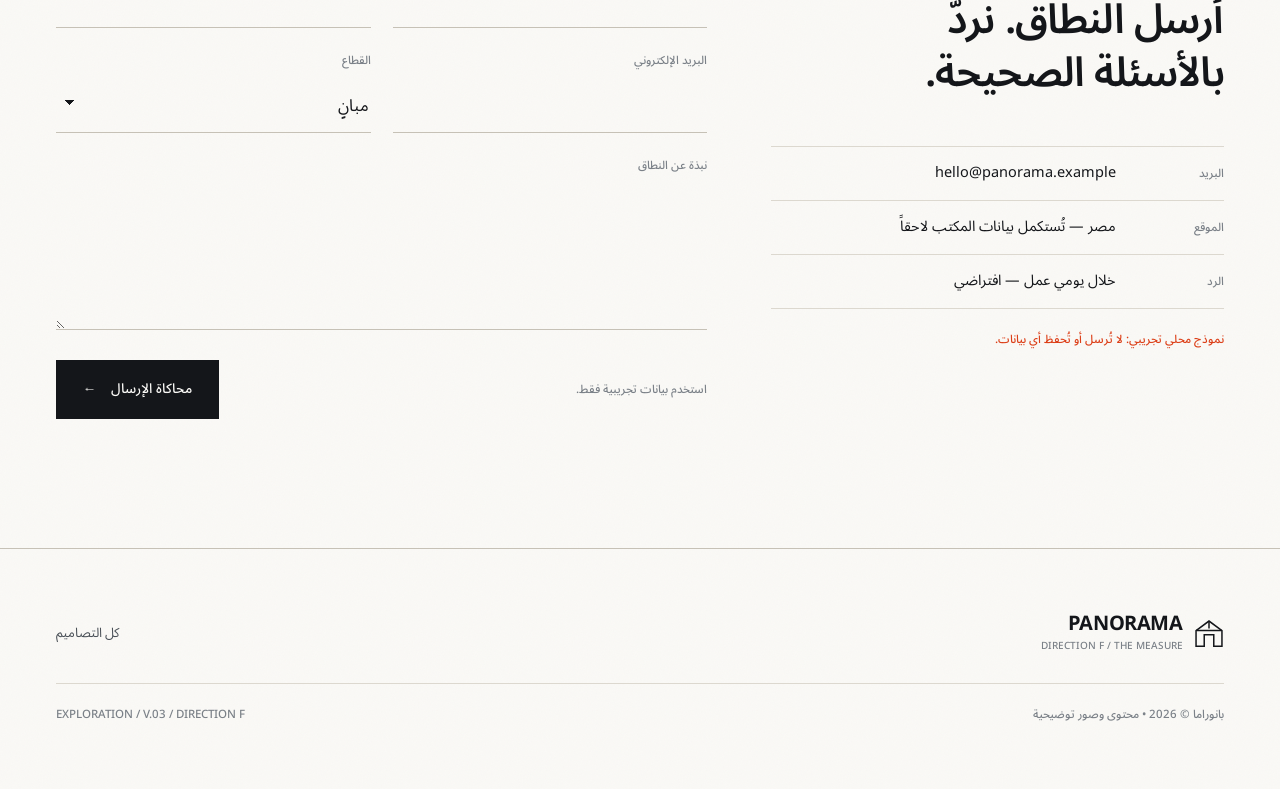
<file: designs/v3/f-archive/index.html>
<!doctype html>
<html lang="ar" dir="rtl">
<head>
<meta charset="utf-8">
<meta name="viewport" content="width=device-width, initial-scale=1">
<meta name="robots" content="noindex,nofollow">
<meta name="theme-color" content="#faf9f7">
<meta name="description" content="اتجاه تصميمي تجريبي (و) لموقع بانوراما للإنشاءات — شبكة تحريرية منضبطة على ورق فاتح.">
<title>F — The Measure | PANORAMA</title>
<link rel="preconnect" href="https://fonts.googleapis.com">
<link rel="preconnect" href="https://fonts.gstatic.com" crossorigin>
<link rel="icon" href="data:image/svg+xml,%3Csvg xmlns='http://www.w3.org/2000/svg' viewBox='0 0 44 44'%3E%3Crect width='44' height='44' fill='%231b4332'/%3E%3Cpath d='M7 36V18L22 7l15 11v18h-9V23h-12v13H7Z' fill='none' stroke='%23fff' stroke-width='2.5'/%3E%3C/svg%3E"><link rel="stylesheet" href="https://fonts.googleapis.com/css2?family=Archivo:wght@400;500;600;700&family=Noto+Sans+Arabic:wght@300;400;500;600;700&display=swap">
<link rel="stylesheet" href="style.css">
<script src="../shared/core.js" defer></script>
<script src="motion.js" defer></script>
</head>
<body class="dir-f">

<a class="skip" href="#main"><span data-ar="تخطَّ إلى المحتوى" data-en="Skip to content">تخطَّ إلى المحتوى</span></a>

<!-- The grid is the background. Twelve hairlines, drawn once on load. -->
<div class="grid-lines" aria-hidden="true">
  <i></i><i></i><i></i><i></i><i></i><i></i><i></i><i></i><i></i><i></i><i></i><i></i><i></i>
</div>

<p class="demo-strip">
  <span data-ar="نموذج تصميمي • الصور والمشروعات والأرقام توضيحية" data-en="DESIGN PROTOTYPE • ILLUSTRATIVE IMAGERY, PROJECTS &amp; FIGURES">نموذج تصميمي • الصور والمشروعات والأرقام توضيحية</span>
</p>

<header class="hdr" data-header>
  <a class="brand" href="../../../index.html">
    <svg viewBox="0 0 44 44" fill="none" aria-hidden="true">
      <path d="M3 40V17L22 3L41 17V40H29V23H15V40H3Z" stroke="currentColor" stroke-width="2.2"/>
      <path d="M3 17H41M22 3V14" stroke="currentColor" stroke-width="2.2"/>
    </svg>
    <span class="brand-text">
      <strong data-ar="بانوراما" data-en="PANORAMA">بانوراما</strong>
      <small data-ar="للإنشاءات" data-en="CONSTRUCTION">للإنشاءات</small>
    </span>
  </a>
  <nav class="hdr-nav" data-label-ar="التنقل الرئيسي" data-label-en="Main navigation" aria-label="التنقل الرئيسي">
    <a href="#index"><span data-ar="فهرس الأعمال" data-en="Index of works">فهرس الأعمال</span></a>
    <a href="#sectors"><span data-ar="القطاعات" data-en="Sectors">القطاعات</span></a>
    <a href="#capabilities"><span data-ar="القدرات" data-en="Capabilities">القدرات</span></a>
    <a href="#standards"><span data-ar="المعايير" data-en="Standards">المعايير</span></a>
    <a href="#contact"><span data-ar="تواصل" data-en="Contact">تواصل</span></a>
  </nav>
  <div class="hdr-tools">
    <button class="tool" type="button" data-language lang="en">EN</button>
    <button class="tool tool-icon" type="button" data-motion-toggle aria-pressed="false" aria-label="إيقاف الحركة" title="إيقاف الحركة"><span data-motion-glyph aria-hidden="true">❙❙</span></button>
    <button class="tool tool-menu" type="button" data-menu-toggle aria-expanded="false" aria-controls="menu-panel">
      <span data-ar="القائمة" data-en="Menu">القائمة</span>
      <span class="bars" aria-hidden="true"><i></i><i></i><i></i></span>
    </button>
  </div>
</header>

<dialog class="menu" id="menu-panel" data-label-ar="قائمة التنقل" data-label-en="Navigation menu" aria-label="قائمة التنقل">
  <div class="menu-head">
    <span class="label">PANORAMA / <span data-ar="فهرس" data-en="CONTENTS">فهرس</span></span>
    <button class="tool" type="button" data-menu-close><span data-ar="إغلاق" data-en="Close">إغلاق</span> <span aria-hidden="true">✕</span></button>
  </div>
  <nav class="menu-list">
    <a href="#main"><span class="label" aria-hidden="true">A</span><span data-ar="الغلاف" data-en="Cover">الغلاف</span></a>
    <a href="#colophon"><span class="label" aria-hidden="true">B</span><span data-ar="بيانات الشركة" data-en="Colophon">بيانات الشركة</span></a>
    <a href="#index"><span class="label" aria-hidden="true">C</span><span data-ar="فهرس الأعمال" data-en="Index of works">فهرس الأعمال</span></a>
    <a href="#sectors"><span class="label" aria-hidden="true">D</span><span data-ar="القطاعات" data-en="Sectors">القطاعات</span></a>
    <a href="#capabilities"><span class="label" aria-hidden="true">E</span><span data-ar="القدرات" data-en="Capabilities">القدرات</span></a>
    <a href="#standards"><span class="label" aria-hidden="true">F</span><span data-ar="المعايير" data-en="Standards">المعايير</span></a>
    <a href="#contact"><span class="label" aria-hidden="true">G</span><span data-ar="تواصل" data-en="Contact">تواصل</span></a>
  </nav>
  <div class="menu-foot">
    <p class="label" dir="ltr">PANORAMA · EXPLORATION V.03 · DIRECTION F</p>
    <a class="label" href="../../../index.html"><span data-ar="العودة إلى كل التصاميم" data-en="Back to all designs">العودة إلى كل التصاميم</span> ↗</a>
  </div>
</dialog>

<main id="main">

  <!-- =============================================== A — cover type ===== -->
  <section class="cover">
    <p class="label cover-mark">
      <span data-ar="مقاول عام" data-en="General contractor">مقاول عام</span>
      <i aria-hidden="true"></i>
      <span dir="ltr">EGYPT · EST. 2008 (DEMO)</span>
    </p>
    <h1>
      <span class="ln"><span data-ar="نقيس أولاً." data-en="We measure">نقيس أولاً.</span></span>
      <span class="ln"><span data-ar="ثم نلتزم بما" data-en="first. Then we">ثم نلتزم بما</span></span>
      <span class="ln"><span data-ar="قسناه" data-en="honour what we">قسناه</span> <em class="accent" data-ar="بالضبط." data-en="measured.">بالضبط.</em></span>
    </h1>
    <div class="cover-foot">
      <p class="cover-lede" data-ar="مبانٍ، صناعة، وبنية تحتية في مصر. نطاق مكتوب، برنامج واقعي، وتسليم موثّق — بلا مبالغات." data-en="Buildings, industry and infrastructure in Egypt. A written scope, a realistic programme and a documented handover — without overstatement.">مبانٍ، صناعة، وبنية تحتية في مصر. نطاق مكتوب، برنامج واقعي، وتسليم موثّق — بلا مبالغات.</p>
      <a class="arrow-link" href="#index"><span data-ar="فهرس الأعمال" data-en="Index of works">فهرس الأعمال</span><i aria-hidden="true">↓</i></a>
    </div>

    <!-- The slit: a wide crop that opens from a hairline to a full band. -->
    <figure class="slit">
      <picture>
        <source media="(max-width:760px)" srcset="../shared/img/arch-wide-sm.webp">
        <img src="../shared/img/arch-wide.webp" width="1600" height="574" fetchpriority="high"
             alt="تصوّر معماري توضيحي لمبنى حجري، وليس مشروعاً حقيقياً"
             data-alt-ar="تصوّر معماري توضيحي لمبنى حجري، وليس مشروعاً حقيقياً"
             data-alt-en="Illustrative architectural concept of a stone building, not a real project">
      </picture>
      <figcaption class="label">
        <span data-ar="صورة توضيحية لأغراض التصميم" data-en="ILLUSTRATIVE IMAGE, FOR DESIGN PURPOSES">صورة توضيحية لأغراض التصميم</span>
        <span dir="ltr">PL. 01</span>
      </figcaption>
    </figure>
  </section>

  <!-- ================================================= B — colophon ===== -->
  <section class="colophon" id="colophon">
    <h2 class="sr-only" data-ar="بيانات الشركة" data-en="Company colophon">بيانات الشركة</h2>
    <div class="colophon-note" data-reveal>
      <p data-ar="بانوراما شركة مقاولات مصرية تعمل في المباني والصناعة والبنية التحتية. كل الأرقام والمشروعات أدناه توضيحية وليست سجلاً فعلياً." data-en="Panorama is an Egyptian construction company working across buildings, industry and infrastructure. Every figure and project below is illustrative and is not an actual record.">بانوراما شركة مقاولات مصرية تعمل في المباني والصناعة والبنية التحتية. كل الأرقام والمشروعات أدناه توضيحية وليست سجلاً فعلياً.</p>
    </div>
    <dl class="colophon-table" data-reveal-group>
      <div data-reveal>
        <dt class="label"><span data-ar="سنوات العمل" data-en="Years active">سنوات العمل</span></dt>
        <dd><b data-count="18" dir="ltr">18</b><span data-ar="عاماً — رقم افتراضي" data-en="years — illustrative">عاماً — رقم افتراضي</span></dd>
      </div>
      <div data-reveal>
        <dt class="label"><span data-ar="مشروعات مسجّلة" data-en="Projects logged">مشروعات مسجّلة</span></dt>
        <dd><b data-count="42" dir="ltr">42</b><span data-ar="مشروعاً — رقم افتراضي" data-en="projects — illustrative">مشروعاً — رقم افتراضي</span></dd>
      </div>
      <div data-reveal>
        <dt class="label"><span data-ar="قطاعات العمل" data-en="Sectors">قطاعات العمل</span></dt>
        <dd><b data-count="3" dir="ltr">3</b><span data-ar="مبانٍ، صناعة، بنية تحتية" data-en="buildings, industry, infrastructure">مبانٍ، صناعة، بنية تحتية</span></dd>
      </div>
      <div data-reveal>
        <dt class="label"><span data-ar="مقر العمل" data-en="Base">مقر العمل</span></dt>
        <dd><b class="b-text" data-ar="مصر" data-en="Egypt">مصر</b><span data-ar="تُستكمل بيانات المكتب لاحقاً" data-en="office details to follow">تُستكمل بيانات المكتب لاحقاً</span></dd>
      </div>
    </dl>
  </section>

  <!-- ============================================ C — index of works ===== -->
  <section class="works" id="index">
    <div class="sec-head">
      <p class="label sec-mark"><i aria-hidden="true"></i><span data-ar="ج — فهرس الأعمال" data-en="C — INDEX OF WORKS">ج — فهرس الأعمال</span></p>
      <h2 data-reveal data-ar="ثلاثة أعمال، مرتّبة كما يُرتَّب الأرشيف." data-en="Three works, ordered the way an archive is ordered.">ثلاثة أعمال، مرتّبة كما يُرتَّب الأرشيف.</h2>
      <div class="works-tools">
        <div class="filters" role="group" data-label-ar="تصفية المشروعات" data-label-en="Filter projects" aria-label="تصفية المشروعات">
          <button type="button" data-filter="all" aria-pressed="true"><span data-ar="الكل" data-en="All">الكل</span></button>
          <button type="button" data-filter="buildings" aria-pressed="false"><span data-ar="مبانٍ" data-en="Buildings">مبانٍ</span></button>
          <button type="button" data-filter="industrial" aria-pressed="false"><span data-ar="صناعة" data-en="Industrial">صناعة</span></button>
          <button type="button" data-filter="infrastructure" aria-pressed="false"><span data-ar="بنية تحتية" data-en="Infrastructure">بنية تحتية</span></button>
        </div>
        <p class="label" data-result-count aria-live="polite"></p>
      </div>
    </div>

    <!-- A cursor-following plate; decorative only, hidden on touch. -->
    <div class="float-plate" data-float aria-hidden="true">
      <img src="../shared/img/arch-square-sm.webp" width="495" height="495" alt="" data-float-img="buildings">
      <img src="../shared/img/ind-square-sm.webp" width="495" height="495" alt="" data-float-img="industrial">
      <img src="../shared/img/site-square-sm.webp" width="495" height="495" alt="" data-float-img="infrastructure">
    </div>

    <div class="work-list" data-reveal-group data-work-list>
      <article class="work" data-sector="buildings" id="project-nile">
        <h3 class="sr-only" data-ar="مجمع النيل للأعمال" data-en="Nile Business Campus">مجمع النيل للأعمال</h3>
        <button class="work-row" type="button" aria-expanded="false" aria-controls="work-nile" data-reveal data-plate="buildings">
          <span class="work-year label" dir="ltr">2025</span>
          <span class="work-name" data-ar="مجمع النيل للأعمال" data-en="Nile Business Campus">مجمع النيل للأعمال</span>
          <span class="work-sector label" data-ar="مبانٍ إدارية" data-en="Commercial buildings">مبانٍ إدارية</span>
          <span class="work-place label" data-ar="القاهرة الجديدة" data-en="New Cairo">القاهرة الجديدة</span>
          <span class="work-plus" aria-hidden="true">+</span>
        </button>
        <div class="work-open" id="work-nile" hidden>
          <figure class="work-plate">
            <picture>
              <source media="(max-width:760px)" srcset="../shared/img/arch-wide-sm.webp">
              <img src="../shared/img/arch-wide.webp" width="1600" height="574" loading="lazy"
                   alt="تصوّر معماري توضيحي لمبنى حجري بواجهة زجاجية، وليس مشروعاً حقيقياً"
                   data-alt-ar="تصوّر معماري توضيحي لمبنى حجري بواجهة زجاجية، وليس مشروعاً حقيقياً"
                   data-alt-en="Illustrative architectural concept of a stone building with a glazed volume, not a real project">
            </picture>
          </figure>
          <div class="work-text">
            <p class="work-lede" data-ar="مبنى إداري على الواجهة المائية، سُلّم على مراحل بينما استمرت التشطيبات في الأدوار العليا." data-en="A waterfront office campus, handed over in phases while finishing works continued on the floors above.">مبنى إداري على الواجهة المائية، سُلّم على مراحل بينما استمرت التشطيبات في الأدوار العليا.</p>
            <dl class="work-facts">
              <div><dt class="label" data-ar="الدور" data-en="Role">الدور</dt><dd data-ar="مقاول عام" data-en="Main contractor">مقاول عام</dd></div>
              <div><dt class="label" data-ar="المساحة" data-en="Area">المساحة</dt><dd dir="ltr">18,000 m²</dd></div>
              <div><dt class="label" data-ar="المدة" data-en="Programme">المدة</dt><dd data-ar="26 شهراً" data-en="26 months">26 شهراً</dd></div>
              <div><dt class="label" data-ar="الحالة" data-en="Status">الحالة</dt><dd data-ar="مكتمل افتراضياً" data-en="Illustrative completion">مكتمل افتراضياً</dd></div>
            </dl>
            <p class="label work-note"><span data-ar="مشروع وأرقام افتراضية؛ الصورة توضيحية." data-en="FICTIONAL PROJECT AND FIGURES; IMAGE IS GENERATED.">مشروع وأرقام افتراضية؛ الصورة توضيحية.</span></p>
          </div>
        </div>
      </article>

      <article class="work" data-sector="industrial" id="project-delta">
        <h3 class="sr-only" data-ar="مركز الدلتا اللوجستي" data-en="Delta Logistics Hub">مركز الدلتا اللوجستي</h3>
        <button class="work-row" type="button" aria-expanded="false" aria-controls="work-delta" data-reveal data-plate="industrial">
          <span class="work-year label" dir="ltr">2026</span>
          <span class="work-name" data-ar="مركز الدلتا اللوجستي" data-en="Delta Logistics Hub">مركز الدلتا اللوجستي</span>
          <span class="work-sector label" data-ar="صناعة ولوجستيات" data-en="Industry &amp; logistics">صناعة ولوجستيات</span>
          <span class="work-place label" data-ar="العاشر من رمضان" data-en="10th of Ramadan">العاشر من رمضان</span>
          <span class="work-plus" aria-hidden="true">+</span>
        </button>
        <div class="work-open" id="work-delta" hidden>
          <figure class="work-plate">
            <picture>
              <source media="(max-width:760px)" srcset="../shared/img/ind-wide-sm.webp">
              <img src="../shared/img/ind-wide.webp" width="1600" height="574" loading="lazy"
                   alt="تصوّر توضيحي لمستودع صناعي بهيكل معدني مكشوف، وليس مشروعاً حقيقياً"
                   data-alt-ar="تصوّر توضيحي لمستودع صناعي بهيكل معدني مكشوف، وليس مشروعاً حقيقياً"
                   data-alt-en="Illustrative concept of an industrial warehouse with exposed steel framing, not a real project">
            </picture>
          </figure>
          <div class="work-text">
            <p class="work-lede" data-ar="بحور معدنية واسعة وأرضيات تخزين، نُفّذت قطاعاً بعد قطاع ليبدأ التشغيل مبكراً." data-en="Long steel spans and storage slabs, delivered sector by sector so operation could begin early.">بحور معدنية واسعة وأرضيات تخزين، نُفّذت قطاعاً بعد قطاع ليبدأ التشغيل مبكراً.</p>
            <dl class="work-facts">
              <div><dt class="label" data-ar="الدور" data-en="Role">الدور</dt><dd data-ar="تصميم وتنفيذ" data-en="Design &amp; build">تصميم وتنفيذ</dd></div>
              <div><dt class="label" data-ar="المساحة" data-en="Area">المساحة</dt><dd dir="ltr">46,000 m²</dd></div>
              <div><dt class="label" data-ar="البحور" data-en="Spans">البحور</dt><dd dir="ltr">32 m</dd></div>
              <div><dt class="label" data-ar="الحالة" data-en="Status">الحالة</dt><dd data-ar="قيد التنفيذ افتراضياً" data-en="Illustratively in progress">قيد التنفيذ افتراضياً</dd></div>
            </dl>
            <p class="label work-note"><span data-ar="مشروع وأرقام افتراضية؛ الصورة توضيحية." data-en="FICTIONAL PROJECT AND FIGURES; IMAGE IS GENERATED.">مشروع وأرقام افتراضية؛ الصورة توضيحية.</span></p>
          </div>
        </div>
      </article>

      <article class="work" data-sector="infrastructure" id="project-east">
        <h3 class="sr-only" data-ar="شبكات شرق المدينة" data-en="East City Utilities">شبكات شرق المدينة</h3>
        <button class="work-row" type="button" aria-expanded="false" aria-controls="work-east" data-reveal data-plate="infrastructure">
          <span class="work-year label" dir="ltr">2024</span>
          <span class="work-name" data-ar="شبكات شرق المدينة" data-en="East City Utilities">شبكات شرق المدينة</span>
          <span class="work-sector label" data-ar="بنية تحتية" data-en="Infrastructure">بنية تحتية</span>
          <span class="work-place label" data-ar="مدينة الشروق" data-en="El Shorouk">مدينة الشروق</span>
          <span class="work-plus" aria-hidden="true">+</span>
        </button>
        <div class="work-open" id="work-east" hidden>
          <figure class="work-plate">
            <picture>
              <source media="(max-width:760px)" srcset="../shared/img/site-wide-sm.webp">
              <img src="../shared/img/site-wide.webp" width="1600" height="574" loading="lazy"
                   alt="تصوّر توضيحي لأعمال إنشائية عند الغروب، وليس توثيقاً لمشروع حقيقي"
                   data-alt-ar="تصوّر توضيحي لأعمال إنشائية عند الغروب، وليس توثيقاً لمشروع حقيقي"
                   data-alt-en="Illustrative concept of construction works at dusk, not documentation of a real project">
            </picture>
          </figure>
          <div class="work-text">
            <p class="work-lede" data-ar="شبكات مرافق وطرق داخلية نُفّذت والحركة المرورية مفتوحة والسكان في بيوتهم." data-en="Utility networks and internal roads built with traffic open and residents still at home.">شبكات مرافق وطرق داخلية نُفّذت والحركة المرورية مفتوحة والسكان في بيوتهم.</p>
            <dl class="work-facts">
              <div><dt class="label" data-ar="الدور" data-en="Role">الدور</dt><dd data-ar="أعمال مدنية" data-en="Civil works">أعمال مدنية</dd></div>
              <div><dt class="label" data-ar="الشبكات" data-en="Networks">الشبكات</dt><dd dir="ltr">14 km</dd></div>
              <div><dt class="label" data-ar="الطرق" data-en="Roads">الطرق</dt><dd dir="ltr">6 km</dd></div>
              <div><dt class="label" data-ar="الحالة" data-en="Status">الحالة</dt><dd data-ar="مكتمل افتراضياً" data-en="Illustrative completion">مكتمل افتراضياً</dd></div>
            </dl>
            <p class="label work-note"><span data-ar="مشروع وأرقام افتراضية؛ الصورة توضيحية." data-en="FICTIONAL PROJECT AND FIGURES; IMAGE IS GENERATED.">مشروع وأرقام افتراضية؛ الصورة توضيحية.</span></p>
          </div>
        </div>
      </article>
    </div>
  </section>

  <!-- ================================================== D — sectors ===== -->
  <section class="sectors" id="sectors">
    <div class="sec-head">
      <p class="label sec-mark"><i aria-hidden="true"></i><span data-ar="د — القطاعات" data-en="D — SECTORS">د — القطاعات</span></p>
      <h2 data-reveal data-ar="ثلاثة قطاعات. ستّ لقطات." data-en="Three sectors. Six frames.">ثلاثة قطاعات. ستّ لقطات.</h2>
      <p class="sec-note" data-reveal data-ar="لوحة مصغّرة بدل قائمة خدمات — طريقة سريعة لمعرفة نوع العمل الذي نقوم به. كل الصور توضيحية." data-en="A plate of frames instead of a service list — a fast way to read the kind of work we do. All images are generated.">لوحة مصغّرة بدل قائمة خدمات — طريقة سريعة لمعرفة نوع العمل الذي نقوم به. كل الصور توضيحية.</p>
    </div>
    <ul class="mosaic" data-reveal-group>
      <li data-reveal><a href="#project-nile"><img src="../shared/img/arch-square-sm.webp" width="495" height="495" loading="lazy" alt="تفصيلة توضيحية لمبنى إداري" data-alt-ar="تفصيلة توضيحية لمبنى إداري" data-alt-en="Illustrative detail of an office building"><span class="label"><em data-ar="مبانٍ إدارية" data-en="Commercial">مبانٍ إدارية</em><i dir="ltr">01</i></span></a></li>
      <li data-reveal><a href="#project-delta"><img src="../shared/img/ind-square-sm.webp" width="495" height="495" loading="lazy" alt="تفصيلة توضيحية لمنشأة صناعية" data-alt-ar="تفصيلة توضيحية لمنشأة صناعية" data-alt-en="Illustrative detail of an industrial facility"><span class="label"><em data-ar="صناعة" data-en="Industry">صناعة</em><i dir="ltr">02</i></span></a></li>
      <li data-reveal><a href="#project-east"><img src="../shared/img/site-square-sm.webp" width="495" height="495" loading="lazy" alt="تفصيلة توضيحية لأعمال موقع" data-alt-ar="تفصيلة توضيحية لأعمال موقع" data-alt-en="Illustrative detail of site works"><span class="label"><em data-ar="بنية تحتية" data-en="Infrastructure">بنية تحتية</em><i dir="ltr">03</i></span></a></li>
      <li data-reveal><a href="#capabilities"><img src="../shared/img/arch-detail-sm.webp" width="451" height="451" loading="lazy" alt="تفصيلة توضيحية لواجهة حجرية" data-alt-ar="تفصيلة توضيحية لواجهة حجرية" data-alt-en="Illustrative detail of a stone façade"><span class="label"><em data-ar="واجهات وتشطيبات" data-en="Façades &amp; fit-out">واجهات وتشطيبات</em><i dir="ltr">04</i></span></a></li>
      <li data-reveal><a href="#capabilities"><img src="../shared/img/ind-detail-sm.webp" width="451" height="451" loading="lazy" alt="تفصيلة توضيحية لهيكل معدني" data-alt-ar="تفصيلة توضيحية لهيكل معدني" data-alt-en="Illustrative detail of steel framing"><span class="label"><em data-ar="هياكل معدنية" data-en="Steel structures">هياكل معدنية</em><i dir="ltr">05</i></span></a></li>
      <li data-reveal><a href="#standards"><img src="../shared/img/site-detail-sm.webp" width="451" height="451" loading="lazy" alt="تفصيلة توضيحية لأعمال خرسانية" data-alt-ar="تفصيلة توضيحية لأعمال خرسانية" data-alt-en="Illustrative detail of concrete works"><span class="label"><em data-ar="أعمال خرسانية" data-en="Concrete works">أعمال خرسانية</em><i dir="ltr">06</i></span></a></li>
    </ul>
  </section>

  <!-- ============================================= E — capabilities ===== -->
  <section class="caps" id="capabilities">
    <div class="sec-head">
      <p class="label sec-mark"><i aria-hidden="true"></i><span data-ar="هـ — القدرات" data-en="E — CAPABILITIES">هـ — القدرات</span></p>
      <h2 data-reveal data-ar="ثلاث طرق للتعاقد معنا." data-en="Three ways to contract with us.">ثلاث طرق للتعاقد معنا.</h2>
    </div>
    <div class="caps-cols" data-reveal-group>
      <article data-reveal>
        <span class="caps-num" dir="ltr">01</span>
        <h3 data-ar="المقاولات العامة" data-en="General contracting">المقاولات العامة</h3>
        <p data-ar="تتولّى بانوراما الموقع بالكامل: الأعمال الإنشائية، الواجهات، التشطيبات وتنسيق المقاولين من الباطن، حتى التسليم." data-en="Panorama takes the whole site: structure, façades, finishes and subcontractor coordination, through to handover.">تتولّى بانوراما الموقع بالكامل: الأعمال الإنشائية، الواجهات، التشطيبات وتنسيق المقاولين من الباطن، حتى التسليم.</p>
        <p class="caps-when"><b class="label" data-ar="مناسب حين" data-en="SUITS">مناسب حين</b><span data-ar="يكون التصميم مكتملاً والأولوية للتنفيذ المنضبط." data-en="the design is complete and the priority is disciplined delivery.">يكون التصميم مكتملاً والأولوية للتنفيذ المنضبط.</span></p>
      </article>
      <article data-reveal>
        <span class="caps-num" dir="ltr">02</span>
        <h3 data-ar="التصميم والتنفيذ" data-en="Design &amp; build">التصميم والتنفيذ</h3>
        <p data-ar="مسار واحد من الفكرة إلى التسليم، فتُحسم تعارضات التنفيذ والتكلفة مبكراً بدل أن تظهر في الموقع." data-en="A single path from idea to handover, so delivery and cost conflicts are settled early rather than appearing on site.">مسار واحد من الفكرة إلى التسليم، فتُحسم تعارضات التنفيذ والتكلفة مبكراً بدل أن تظهر في الموقع.</p>
        <p class="caps-when"><b class="label" data-ar="مناسب حين" data-en="SUITS">مناسب حين</b><span data-ar="يكون البرنامج ضيقاً أو التصميم ما زال قابلاً للتطوير." data-en="the programme is tight or the design can still evolve.">يكون البرنامج ضيقاً أو التصميم ما زال قابلاً للتطوير.</span></p>
      </article>
      <article data-reveal>
        <span class="caps-num" dir="ltr">03</span>
        <h3 data-ar="التشطيبات والأنظمة" data-en="Fit-out &amp; MEP">التشطيبات والأنظمة</h3>
        <p data-ar="تفاصيل معمارية دقيقة وتنسيق للأنظمة الكهروميكانيكية، مع اختبار وتشغيل تجريبي قبل الاستلام." data-en="Precise architectural detailing and coordinated building systems, with testing and commissioning before acceptance.">تفاصيل معمارية دقيقة وتنسيق للأنظمة الكهروميكانيكية، مع اختبار وتشغيل تجريبي قبل الاستلام.</p>
        <p class="caps-when"><b class="label" data-ar="مناسب حين" data-en="SUITS">مناسب حين</b><span data-ar="يكون الهيكل قائماً والمطلوب جودة الاستخدام اليومي." data-en="the shell exists and what matters is everyday performance.">يكون الهيكل قائماً والمطلوب جودة الاستخدام اليومي.</span></p>
      </article>
    </div>
    <p class="sec-note caps-foot" data-ar="خدمات افتراضية لتوضيح تجربة الموقع. يُؤكَّد النطاق الفعلي قبل أي استخدام إنتاجي." data-en="Illustrative services for this prototype. Actual capability must be confirmed before any production use.">خدمات افتراضية لتوضيح تجربة الموقع. يُؤكَّد النطاق الفعلي قبل أي استخدام إنتاجي.</p>
  </section>

  <!-- ================================================ F — standards ===== -->
  <section class="standards" id="standards">
    <div class="sec-head">
      <p class="label sec-mark"><i aria-hidden="true"></i><span data-ar="و — المعايير" data-en="F — STANDARDS">و — المعايير</span></p>
      <h2 data-reveal data-ar="ما يمكنك مراجعته، لا ما يمكننا ادّعاؤه." data-en="What you can review, not what we could claim.">ما يمكنك مراجعته، لا ما يمكننا ادّعاؤه.</h2>
    </div>
    <ol class="standard-list" data-reveal-group>
      <li data-reveal><span class="label" dir="ltr">01</span><div><h3 data-ar="تخطيط ومراجعة مخاطر" data-en="Planning and risk review">تخطيط ومراجعة مخاطر</h3><p data-ar="تُراجع مخاطر التنفيذ والتعاقد قبل بدء الأعمال، ويُسجَّل إجراء مقابل لكل خطر." data-en="Delivery and contractual risks are reviewed before works begin, with a recorded mitigation against each.">تُراجع مخاطر التنفيذ والتعاقد قبل بدء الأعمال، ويُسجَّل إجراء مقابل لكل خطر.</p></div></li>
      <li data-reveal><span class="label" dir="ltr">02</span><div><h3 data-ar="سلامة وفحص مواد" data-en="Safety and material inspection">سلامة وفحص مواد</h3><p data-ar="ضبط سلامة الموقع، واعتماد المواد والأعمال بفحص موثّق قبل الانتقال للمرحلة التالية." data-en="Site safety control, with materials and works approved by documented inspection before the next stage.">ضبط سلامة الموقع، واعتماد المواد والأعمال بفحص موثّق قبل الانتقال للمرحلة التالية.</p></div></li>
      <li data-reveal><span class="label" dir="ltr">03</span><div><h3 data-ar="توثيق وتسليم" data-en="Documentation and handover">توثيق وتسليم</h3><p data-ar="مراجعات موثّقة، إغلاق للملاحظات، ومستندات تشغيل وصيانة تُسلَّم مع المبنى." data-en="Documented reviews, snag close-out, and operation and maintenance records handed over with the building.">مراجعات موثّقة، إغلاق للملاحظات، ومستندات تشغيل وصيانة تُسلَّم مع المبنى.</p></div></li>
      <li data-reveal><span class="label" dir="ltr">04</span><div><h3 data-ar="شهادات معلنة" data-en="Declared certificates">شهادات معلنة</h3><p data-ar="في الموقع الفعلي تُعرض الشهادات باسم الجهة المانحة ونطاقها وسريانها — ولا تُعرض شارات غير متحقَّقة." data-en="On the real site, certificates would be shown with issuer, scope and validity — and no unverified badges are displayed.">في الموقع الفعلي تُعرض الشهادات باسم الجهة المانحة ونطاقها وسريانها — ولا تُعرض شارات غير متحقَّقة.</p></div></li>
    </ol>
  </section>

  <!-- ================================================== G — contact ===== -->
  <section class="contact" id="contact">
    <div class="contact-side">
      <p class="label sec-mark"><i aria-hidden="true"></i><span data-ar="ز — تواصل" data-en="G — CONTACT">ز — تواصل</span></p>
      <h2 data-reveal data-ar="أرسل النطاق. نردّ بالأسئلة الصحيحة." data-en="Send the scope. We reply with the right questions.">أرسل النطاق. نردّ بالأسئلة الصحيحة.</h2>
      <dl class="contact-meta">
        <div><dt class="label" data-ar="البريد" data-en="Email">البريد</dt><dd><bdi>hello@panorama.example</bdi></dd></div>
        <div><dt class="label" data-ar="الموقع" data-en="Location">الموقع</dt><dd data-ar="مصر — تُستكمل بيانات المكتب لاحقاً" data-en="Egypt — office details to follow">مصر — تُستكمل بيانات المكتب لاحقاً</dd></div>
        <div><dt class="label" data-ar="الرد" data-en="Response">الرد</dt><dd data-ar="خلال يومي عمل — افتراضي" data-en="Within two working days — illustrative">خلال يومي عمل — افتراضي</dd></div>
      </dl>
      <p class="label contact-note"><span data-ar="نموذج محلي تجريبي: لا تُرسل أو تُحفظ أي بيانات." data-en="LOCAL DEMONSTRATION FORM: NOTHING IS SENT OR STORED.">نموذج محلي تجريبي: لا تُرسل أو تُحفظ أي بيانات.</span></p>
    </div>
    <form data-reveal>
      <div class="field-row">
        <label><span class="label" data-ar="الاسم" data-en="Name">الاسم</span><input name="name" required autocomplete="name" maxlength="100"></label>
        <label><span class="label" data-ar="الجهة" data-en="Organisation">الجهة</span><input name="company" autocomplete="organization" maxlength="120"></label>
      </div>
      <div class="field-row">
        <label><span class="label" data-ar="البريد الإلكتروني" data-en="Email">البريد الإلكتروني</span><input name="email" type="email" dir="ltr" required autocomplete="email" maxlength="200"></label>
        <label><span class="label" data-ar="القطاع" data-en="Sector">القطاع</span>
          <select name="sector">
            <option data-ar="مبانٍ" data-en="Buildings">مبانٍ</option>
            <option data-ar="صناعة ولوجستيات" data-en="Industry &amp; logistics">صناعة ولوجستيات</option>
            <option data-ar="بنية تحتية" data-en="Infrastructure">بنية تحتية</option>
          </select>
        </label>
      </div>
      <label><span class="label" data-ar="نبذة عن النطاق" data-en="Scope summary">نبذة عن النطاق</span><textarea name="brief" rows="4" required maxlength="2000"></textarea></label>
      <div class="field-foot">
        <small class="label" data-ar="استخدم بيانات تجريبية فقط." data-en="USE DEMONSTRATION INFORMATION ONLY.">استخدم بيانات تجريبية فقط.</small>
        <button class="btn" type="submit"><span data-ar="محاكاة الإرسال" data-en="Simulate submission">محاكاة الإرسال</span><i aria-hidden="true">→</i></button>
      </div>
      <p class="form-status label" data-form-status role="status" tabindex="-1"></p>
    </form>
  </section>

</main>

<footer class="ftr">
  <div class="ftr-inner">
    <a class="brand" href="../../../index.html">
      <svg viewBox="0 0 44 44" fill="none" aria-hidden="true">
        <path d="M3 40V17L22 3L41 17V40H29V23H15V40H3Z" stroke="currentColor" stroke-width="2.2"/>
        <path d="M3 17H41M22 3V14" stroke="currentColor" stroke-width="2.2"/>
      </svg>
      <span class="brand-text"><strong>PANORAMA</strong><small class="label">DIRECTION F / THE MEASURE</small></span>
    </a>
    <nav class="ftr-nav">
      <a href="../../../index.html"><span data-ar="كل التصاميم" data-en="All designs">كل التصاميم</span></a>
    </nav>
  </div>
  <p class="ftr-bottom label">
    <span data-ar="بانوراما © 2026 • محتوى وصور توضيحية" data-en="PANORAMA © 2026 • ILLUSTRATIVE CONTENT &amp; IMAGERY">بانوراما © 2026 • محتوى وصور توضيحية</span>
    <span dir="ltr">EXPLORATION / V.03 / DIRECTION F</span>
  </p>
</footer>

</body>
</html>
</file>
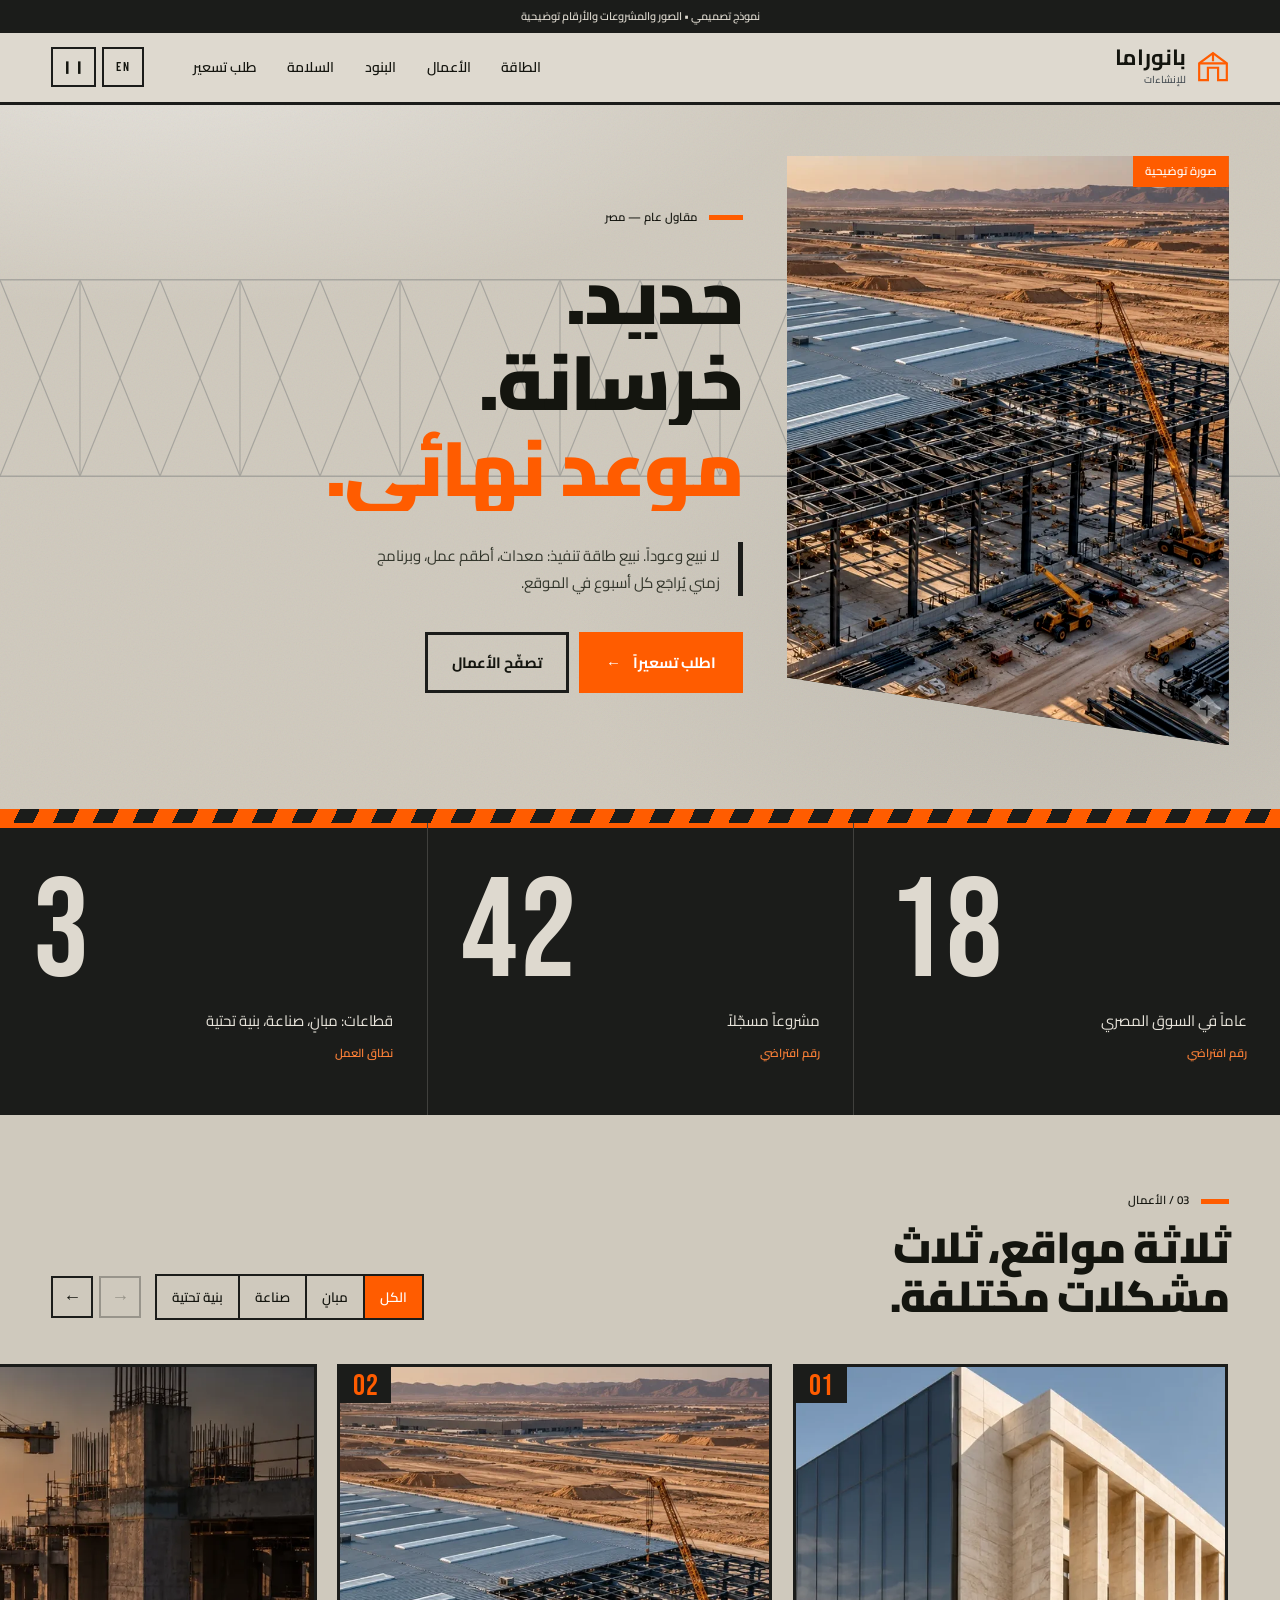
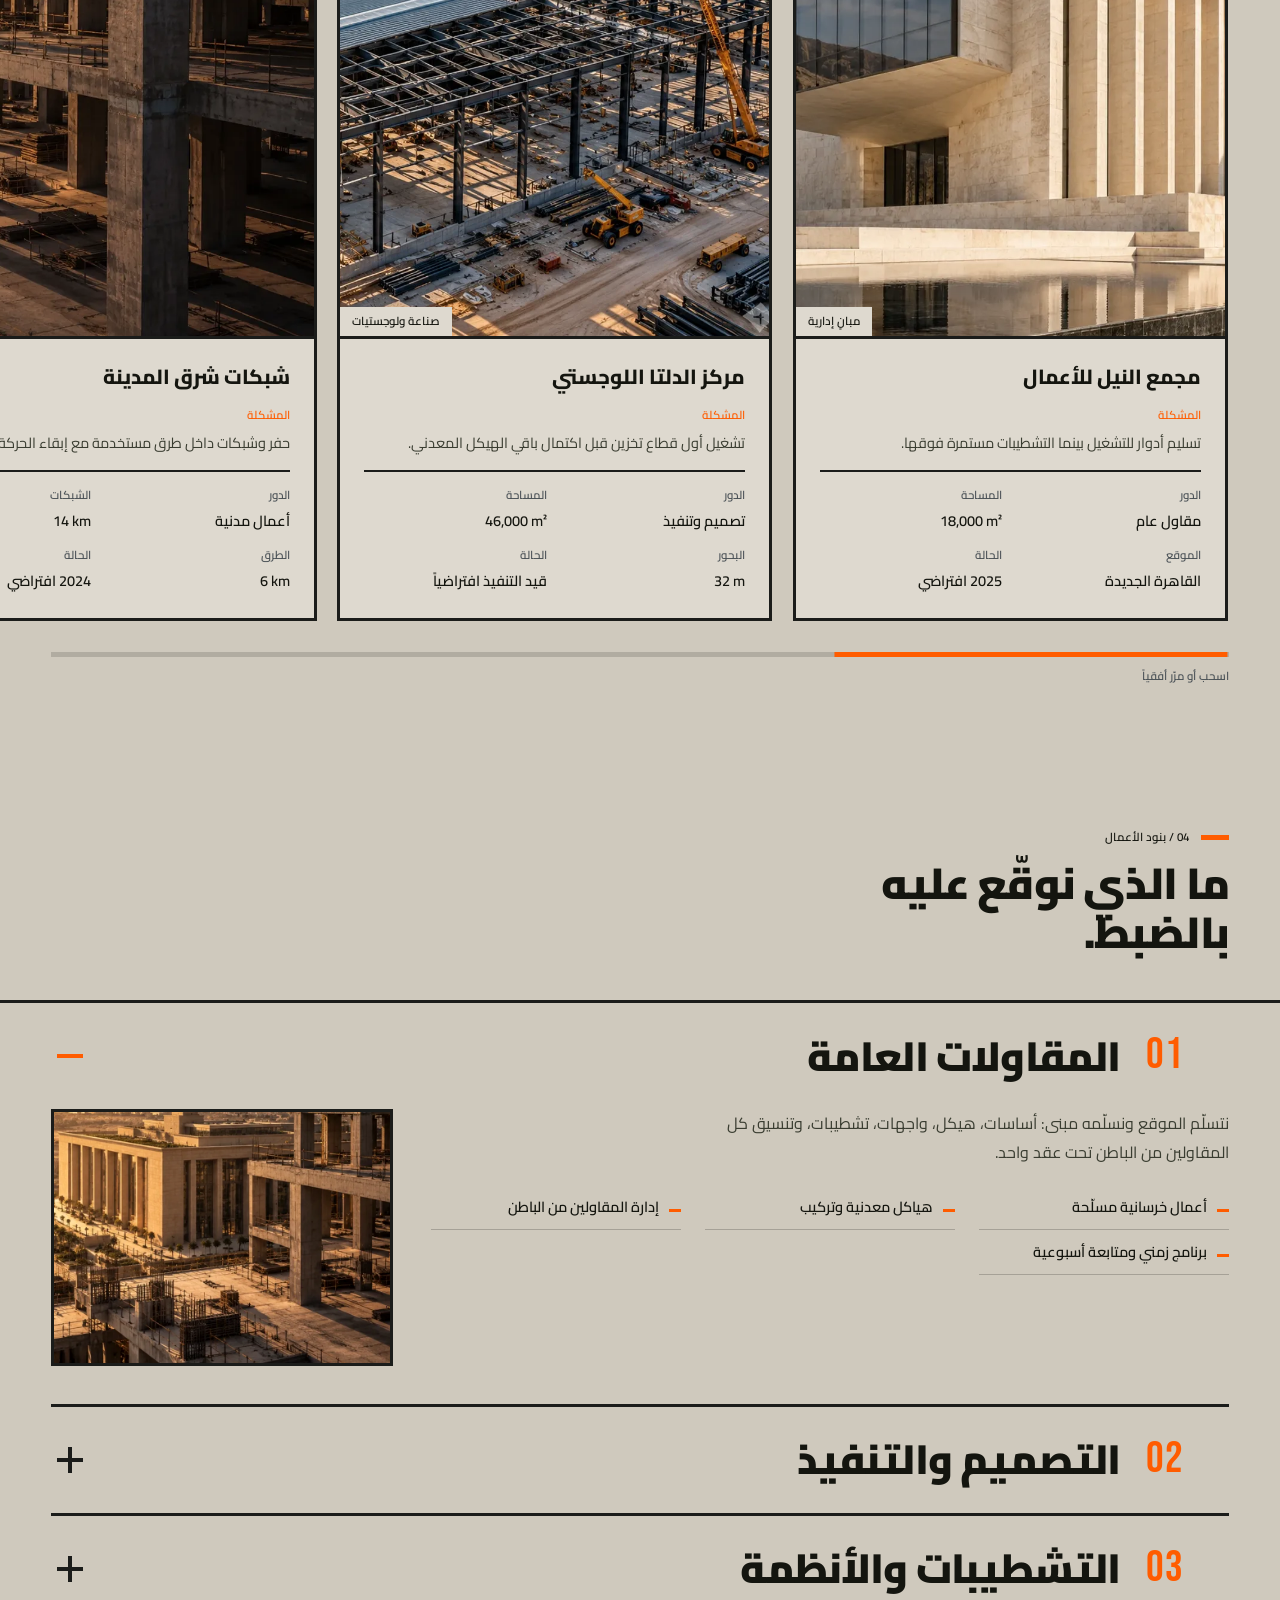
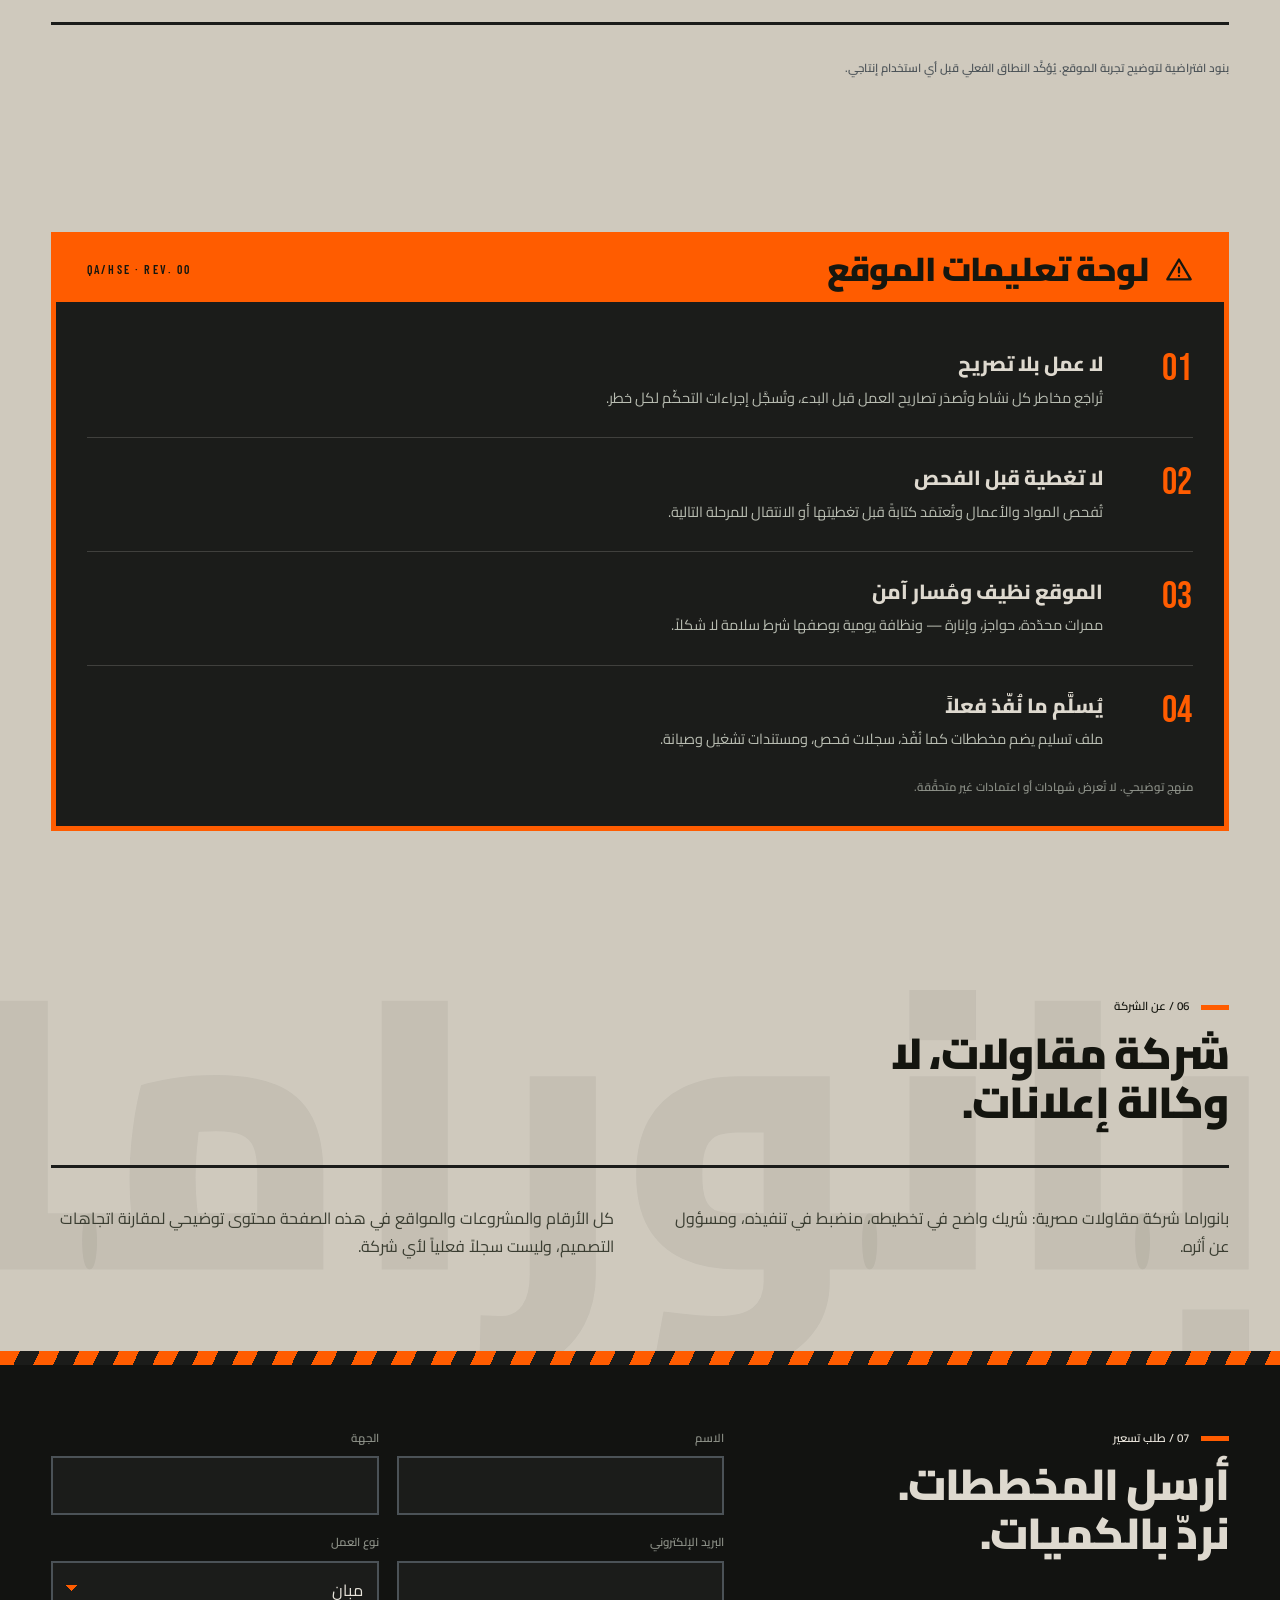
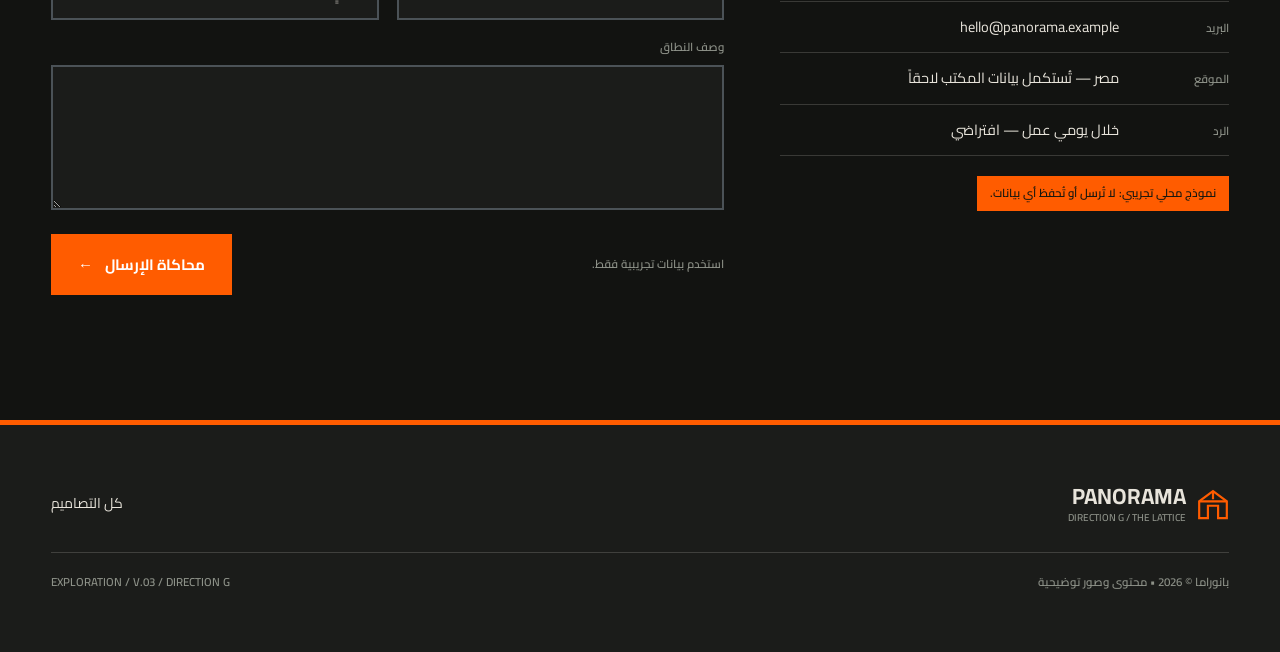
<file: designs/v3/g-lattice/index.html>
<!doctype html>
<html lang="ar" dir="rtl">
<head>
<meta charset="utf-8">
<meta name="viewport" content="width=device-width, initial-scale=1">
<meta name="robots" content="noindex,nofollow">
<meta name="theme-color" content="#1b1c1a">
<meta name="description" content="اتجاه تصميمي تجريبي (ز) لموقع بانوراما للإنشاءات — خرسانة وهياكل وبرتقالي سلامة.">
<title>G — The Lattice | PANORAMA</title>
<link rel="preconnect" href="https://fonts.googleapis.com">
<link rel="preconnect" href="https://fonts.gstatic.com" crossorigin>
<link rel="icon" href="data:image/svg+xml,%3Csvg xmlns='http://www.w3.org/2000/svg' viewBox='0 0 44 44'%3E%3Crect width='44' height='44' fill='%231b4332'/%3E%3Cpath d='M7 36V18L22 7l15 11v18h-9V23h-12v13H7Z' fill='none' stroke='%23fff' stroke-width='2.5'/%3E%3C/svg%3E"><link rel="stylesheet" href="https://fonts.googleapis.com/css2?family=Barlow+Condensed:wght@400;500;600;700&family=Bebas+Neue&family=Cairo:wght@300;400;600;800;900&display=swap">
<link rel="stylesheet" href="style.css">
<script src="../shared/core.js" defer></script>
<script src="motion.js" defer></script>
</head>
<body class="dir-g">

<a class="skip" href="#main"><span data-ar="تخطَّ إلى المحتوى" data-en="Skip to content">تخطَّ إلى المحتوى</span></a>

<p class="demo-strip">
  <span data-ar="نموذج تصميمي • الصور والمشروعات والأرقام توضيحية" data-en="DESIGN PROTOTYPE • ILLUSTRATIVE IMAGERY, PROJECTS &amp; FIGURES">نموذج تصميمي • الصور والمشروعات والأرقام توضيحية</span>
</p>

<header class="hdr" data-header>
  <a class="brand" href="../../../index.html">
    <svg viewBox="0 0 44 44" fill="none" aria-hidden="true">
      <path d="M3 40V17L22 3L41 17V40H29V23H15V40H3Z" stroke="currentColor" stroke-width="3"/>
      <path d="M3 17H41M22 3V14" stroke="currentColor" stroke-width="3"/>
    </svg>
    <span class="brand-text">
      <strong data-ar="بانوراما" data-en="PANORAMA">بانوراما</strong>
      <small data-ar="للإنشاءات" data-en="CONSTRUCTION">للإنشاءات</small>
    </span>
  </a>
  <nav class="hdr-nav" data-label-ar="التنقل الرئيسي" data-label-en="Main navigation" aria-label="التنقل الرئيسي">
    <a href="#capacity"><span data-ar="الطاقة" data-en="Capacity">الطاقة</span></a>
    <a href="#works"><span data-ar="الأعمال" data-en="Works">الأعمال</span></a>
    <a href="#trades"><span data-ar="البنود" data-en="Trades">البنود</span></a>
    <a href="#notices"><span data-ar="السلامة" data-en="Safety">السلامة</span></a>
    <a href="#contact"><span data-ar="طلب تسعير" data-en="Get a quote">طلب تسعير</span></a>
  </nav>
  <div class="hdr-tools">
    <button class="tool" type="button" data-language lang="en">EN</button>
    <button class="tool tool-icon" type="button" data-motion-toggle aria-pressed="false" aria-label="إيقاف الحركة" title="إيقاف الحركة"><span data-motion-glyph aria-hidden="true">❙❙</span></button>
    <button class="tool tool-menu" type="button" data-menu-toggle aria-expanded="false" aria-controls="menu-panel">
      <span data-ar="القائمة" data-en="Menu">القائمة</span>
      <span class="bars" aria-hidden="true"><i></i><i></i><i></i></span>
    </button>
  </div>
</header>

<dialog class="menu" id="menu-panel" data-label-ar="قائمة التنقل" data-label-en="Navigation menu" aria-label="قائمة التنقل">
  <div class="menu-stripe" aria-hidden="true"></div>
  <div class="menu-head">
    <span class="tag">PANORAMA / <span data-ar="اتجاه ز" data-en="DIRECTION G">اتجاه ز</span></span>
    <button class="tool" type="button" data-menu-close><span data-ar="إغلاق" data-en="Close">إغلاق</span> <span aria-hidden="true">✕</span></button>
  </div>
  <nav class="menu-list">
    <a href="#main"><i class="num" aria-hidden="true">01</i><span data-ar="الواجهة" data-en="Front">الواجهة</span></a>
    <a href="#capacity"><i class="num" aria-hidden="true">02</i><span data-ar="الطاقة الإنتاجية" data-en="Capacity">الطاقة الإنتاجية</span></a>
    <a href="#works"><i class="num" aria-hidden="true">03</i><span data-ar="الأعمال" data-en="Works">الأعمال</span></a>
    <a href="#trades"><i class="num" aria-hidden="true">04</i><span data-ar="بنود الأعمال" data-en="Trades">بنود الأعمال</span></a>
    <a href="#notices"><i class="num" aria-hidden="true">05</i><span data-ar="تعليمات السلامة" data-en="Safety notices">تعليمات السلامة</span></a>
    <a href="#about"><i class="num" aria-hidden="true">06</i><span data-ar="عن الشركة" data-en="About">عن الشركة</span></a>
    <a href="#contact"><i class="num" aria-hidden="true">07</i><span data-ar="طلب تسعير" data-en="Get a quote">طلب تسعير</span></a>
  </nav>
  <div class="menu-foot">
    <p class="tag" dir="ltr">PANORAMA · EXPLORATION V.03 · DIRECTION G</p>
    <a class="tag" href="../../../index.html"><span data-ar="العودة إلى كل التصاميم" data-en="Back to all designs">العودة إلى كل التصاميم</span> ↗</a>
  </div>
</dialog>

<main id="main">

  <!-- ==================================================== hero slab ===== -->
  <section class="hero">
    <svg class="truss" viewBox="0 0 1600 220" preserveAspectRatio="none" fill="none" aria-hidden="true">
      <g stroke="currentColor" stroke-width="1.4" vector-effect="non-scaling-stroke">
        <path class="t" d="M0 20H1600"/>
        <path class="t" d="M0 200H1600"/>
        <path class="t" d="M0 20L100 200M100 20L200 200M200 20L300 200M300 20L400 200M400 20L500 200M500 20L600 200M600 20L700 200M700 20L800 200M800 20L900 200M900 20L1000 200M1000 20L1100 200M1100 20L1200 200M1200 20L1300 200M1300 20L1400 200M1400 20L1500 200M1500 20L1600 200"/>
        <path class="t" d="M100 200L200 20M200 200L300 20M300 200L400 20M400 200L500 20M500 200L600 20M600 200L700 20M700 200L800 20M800 200L900 20M900 200L1000 20M1000 200L1100 20M1100 200L1200 20M1200 200L1300 20M1300 200L1400 20M1400 200L1500 20M1500 200L1600 20M0 200L100 20"/>
        <path class="t" d="M100 20V200M300 20V200M500 20V200M700 20V200M900 20V200M1100 20V200M1300 20V200M1500 20V200"/>
      </g>
    </svg>

    <div class="hero-grid">
      <figure class="hero-cut">
        <picture>
          <source media="(max-width:860px)" srcset="../shared/img/ind-portrait-sm.webp">
          <img src="../shared/img/ind-portrait.webp" width="760" height="1014" fetchpriority="high"
               alt="تصوّر توضيحي لهيكل معدني ضخم قيد التركيب، وليس مشروعاً حقيقياً"
               data-alt-ar="تصوّر توضيحي لهيكل معدني ضخم قيد التركيب، وليس مشروعاً حقيقياً"
               data-alt-en="Illustrative concept of a large steel frame being erected, not a real project">
        </picture>
        <figcaption class="tag"><span data-ar="صورة توضيحية" data-en="ILLUSTRATIVE IMAGE">صورة توضيحية</span></figcaption>
      </figure>

      <div class="hero-copy">
        <p class="tag hero-tag"><b aria-hidden="true"></b><span data-ar="مقاول عام — مصر" data-en="GENERAL CONTRACTOR — EGYPT">مقاول عام — مصر</span></p>
        <h1>
          <span class="slab"><span data-ar="حديد." data-en="STEEL.">حديد.</span></span>
          <span class="slab"><span data-ar="خرسانة." data-en="CONCRETE.">خرسانة.</span></span>
          <span class="slab"><span data-ar="موعد نهائي." data-en="A DEADLINE.">موعد نهائي.</span></span>
        </h1>
        <p class="hero-lede" data-ar="لا نبيع وعوداً. نبيع طاقة تنفيذ: معدات، أطقم عمل، وبرنامج زمني يُراجَع كل أسبوع في الموقع." data-en="We do not sell promises. We sell delivery capacity: plant, crews, and a programme reviewed on site every week.">لا نبيع وعوداً. نبيع طاقة تنفيذ: معدات، أطقم عمل، وبرنامج زمني يُراجَع كل أسبوع في الموقع.</p>
        <div class="hero-cta">
          <a class="btn" href="#contact"><span data-ar="اطلب تسعيراً" data-en="Request a quote">اطلب تسعيراً</span><i aria-hidden="true">→</i></a>
          <a class="btn btn-line" href="#works"><span data-ar="تصفّح الأعمال" data-en="Browse the works">تصفّح الأعمال</span></a>
        </div>
      </div>
    </div>

    <div class="hazard" aria-hidden="true"></div>
  </section>

  <!-- ==================================================== capacity ====== -->
  <section class="capacity" id="capacity">
    <h2 class="sr-only" data-ar="الطاقة الإنتاجية" data-en="Delivery capacity">الطاقة الإنتاجية</h2>
    <div class="cap-board" data-reveal-group>
      <div class="cap-slab" data-reveal>
        <b class="num" data-count="18" dir="ltr">18</b>
        <span data-ar="عاماً في السوق المصري" data-en="Years in the Egyptian market">عاماً في السوق المصري</span>
        <p class="tag"><span data-ar="رقم افتراضي" data-en="ILLUSTRATIVE FIGURE">رقم افتراضي</span></p>
      </div>
      <div class="cap-slab" data-reveal>
        <b class="num" data-count="42" dir="ltr">42</b>
        <span data-ar="مشروعاً مسجّلاً" data-en="Projects logged">مشروعاً مسجّلاً</span>
        <p class="tag"><span data-ar="رقم افتراضي" data-en="ILLUSTRATIVE FIGURE">رقم افتراضي</span></p>
      </div>
      <div class="cap-slab" data-reveal>
        <b class="num" data-count="3" dir="ltr">3</b>
        <span data-ar="قطاعات: مبانٍ، صناعة، بنية تحتية" data-en="Sectors: buildings, industry, infrastructure">قطاعات: مبانٍ، صناعة، بنية تحتية</span>
        <p class="tag"><span data-ar="نطاق العمل" data-en="SCOPE OF WORK">نطاق العمل</span></p>
      </div>
    </div>
  </section>

  <!-- ================================================= works filmstrip === -->
  <section class="works" id="works">
    <div class="works-head">
      <div>
        <p class="tag sec-tag"><b aria-hidden="true"></b><span data-ar="03 / الأعمال" data-en="03 / WORKS">03 / الأعمال</span></p>
        <h2 data-reveal data-ar="ثلاثة مواقع، ثلاث مشكلات مختلفة." data-en="Three sites. Three different problems.">ثلاثة مواقع، ثلاث مشكلات مختلفة.</h2>
      </div>
      <div class="works-controls">
        <div class="filters" role="group" data-label-ar="تصفية المشروعات" data-label-en="Filter projects" aria-label="تصفية المشروعات">
          <button type="button" data-filter="all" aria-pressed="true"><span data-ar="الكل" data-en="All">الكل</span></button>
          <button type="button" data-filter="buildings" aria-pressed="false"><span data-ar="مبانٍ" data-en="Buildings">مبانٍ</span></button>
          <button type="button" data-filter="industrial" aria-pressed="false"><span data-ar="صناعة" data-en="Industrial">صناعة</span></button>
          <button type="button" data-filter="infrastructure" aria-pressed="false"><span data-ar="بنية تحتية" data-en="Infrastructure">بنية تحتية</span></button>
        </div>
        <p class="sr-only" data-result-count aria-live="polite"></p>
        <div class="strip-nav">
          <button class="strip-btn" type="button" data-strip-prev data-label-ar="السابق" data-label-en="Previous" aria-label="السابق"><span aria-hidden="true">→</span></button>
          <button class="strip-btn" type="button" data-strip-next data-label-ar="التالي" data-label-en="Next" aria-label="التالي"><span aria-hidden="true">←</span></button>
        </div>
      </div>
    </div>

    <div class="strip-wrap">
      <ul class="strip" data-strip>
        <li class="card" data-sector="buildings" id="project-nile">
          <article>
            <div class="card-img">
              <picture>
                <source media="(max-width:860px)" srcset="../shared/img/arch-portrait-sm.webp">
                <img src="../shared/img/arch-portrait.webp" width="760" height="1014" loading="lazy"
                     alt="تصوّر معماري توضيحي لمبنى حجري بواجهة زجاجية، وليس مشروعاً حقيقياً"
                     data-alt-ar="تصوّر معماري توضيحي لمبنى حجري بواجهة زجاجية، وليس مشروعاً حقيقياً"
                     data-alt-en="Illustrative architectural concept of a stone building with a glazed volume, not a real project">
              </picture>
              <span class="plate num" dir="ltr">01</span>
              <span class="card-sector tag"><span data-ar="مبانٍ إدارية" data-en="COMMERCIAL">مبانٍ إدارية</span></span>
            </div>
            <div class="card-body">
              <h3 data-ar="مجمع النيل للأعمال" data-en="Nile Business Campus">مجمع النيل للأعمال</h3>
              <p class="card-problem"><b class="tag" data-ar="المشكلة" data-en="PROBLEM">المشكلة</b><span data-ar="تسليم أدوار للتشغيل بينما التشطيبات مستمرة فوقها." data-en="Handing floors over for use while finishing continued above them.">تسليم أدوار للتشغيل بينما التشطيبات مستمرة فوقها.</span></p>
              <dl class="card-facts">
                <div><dt class="tag" data-ar="الدور" data-en="ROLE">الدور</dt><dd data-ar="مقاول عام" data-en="Main contractor">مقاول عام</dd></div>
                <div><dt class="tag" data-ar="المساحة" data-en="AREA">المساحة</dt><dd dir="ltr">18,000 m²</dd></div>
                <div><dt class="tag" data-ar="الموقع" data-en="SITE">الموقع</dt><dd data-ar="القاهرة الجديدة" data-en="New Cairo">القاهرة الجديدة</dd></div>
                <div><dt class="tag" data-ar="الحالة" data-en="STATUS">الحالة</dt><dd data-ar="2025 افتراضي" data-en="2025 illustrative">2025 افتراضي</dd></div>
              </dl>
            </div>
          </article>
        </li>

        <li class="card" data-sector="industrial" id="project-delta">
          <article>
            <div class="card-img">
              <picture>
                <source media="(max-width:860px)" srcset="../shared/img/ind-portrait-sm.webp">
                <img src="../shared/img/ind-portrait.webp" width="760" height="1014" loading="lazy"
                     alt="تصوّر توضيحي لمستودع صناعي بهيكل معدني مكشوف، وليس مشروعاً حقيقياً"
                     data-alt-ar="تصوّر توضيحي لمستودع صناعي بهيكل معدني مكشوف، وليس مشروعاً حقيقياً"
                     data-alt-en="Illustrative concept of an industrial warehouse with exposed steel framing, not a real project">
              </picture>
              <span class="plate num" dir="ltr">02</span>
              <span class="card-sector tag"><span data-ar="صناعة ولوجستيات" data-en="INDUSTRY">صناعة ولوجستيات</span></span>
            </div>
            <div class="card-body">
              <h3 data-ar="مركز الدلتا اللوجستي" data-en="Delta Logistics Hub">مركز الدلتا اللوجستي</h3>
              <p class="card-problem"><b class="tag" data-ar="المشكلة" data-en="PROBLEM">المشكلة</b><span data-ar="تشغيل أول قطاع تخزين قبل اكتمال باقي الهيكل المعدني." data-en="Bringing the first storage sector into use before the rest of the steel frame was complete.">تشغيل أول قطاع تخزين قبل اكتمال باقي الهيكل المعدني.</span></p>
              <dl class="card-facts">
                <div><dt class="tag" data-ar="الدور" data-en="ROLE">الدور</dt><dd data-ar="تصميم وتنفيذ" data-en="Design &amp; build">تصميم وتنفيذ</dd></div>
                <div><dt class="tag" data-ar="المساحة" data-en="AREA">المساحة</dt><dd dir="ltr">46,000 m²</dd></div>
                <div><dt class="tag" data-ar="البحور" data-en="SPANS">البحور</dt><dd dir="ltr">32 m</dd></div>
                <div><dt class="tag" data-ar="الحالة" data-en="STATUS">الحالة</dt><dd data-ar="قيد التنفيذ افتراضياً" data-en="In progress, illustrative">قيد التنفيذ افتراضياً</dd></div>
              </dl>
            </div>
          </article>
        </li>

        <li class="card" data-sector="infrastructure" id="project-east">
          <article>
            <div class="card-img">
              <picture>
                <source media="(max-width:860px)" srcset="../shared/img/site-portrait-sm.webp">
                <img src="../shared/img/site-portrait.webp" width="760" height="1014" loading="lazy"
                     alt="تصوّر توضيحي لأعمال إنشائية عند الغروب، وليس توثيقاً لمشروع حقيقي"
                     data-alt-ar="تصوّر توضيحي لأعمال إنشائية عند الغروب، وليس توثيقاً لمشروع حقيقي"
                     data-alt-en="Illustrative concept of construction works at dusk, not documentation of a real project">
              </picture>
              <span class="plate num" dir="ltr">03</span>
              <span class="card-sector tag"><span data-ar="بنية تحتية" data-en="INFRASTRUCTURE">بنية تحتية</span></span>
            </div>
            <div class="card-body">
              <h3 data-ar="شبكات شرق المدينة" data-en="East City Utilities">شبكات شرق المدينة</h3>
              <p class="card-problem"><b class="tag" data-ar="المشكلة" data-en="PROBLEM">المشكلة</b><span data-ar="حفر وشبكات داخل طرق مستخدمة مع إبقاء الحركة مفتوحة." data-en="Excavation and networks inside live roads while keeping traffic open.">حفر وشبكات داخل طرق مستخدمة مع إبقاء الحركة مفتوحة.</span></p>
              <dl class="card-facts">
                <div><dt class="tag" data-ar="الدور" data-en="ROLE">الدور</dt><dd data-ar="أعمال مدنية" data-en="Civil works">أعمال مدنية</dd></div>
                <div><dt class="tag" data-ar="الشبكات" data-en="NETWORKS">الشبكات</dt><dd dir="ltr">14 km</dd></div>
                <div><dt class="tag" data-ar="الطرق" data-en="ROADS">الطرق</dt><dd dir="ltr">6 km</dd></div>
                <div><dt class="tag" data-ar="الحالة" data-en="STATUS">الحالة</dt><dd data-ar="2024 افتراضي" data-en="2024 illustrative">2024 افتراضي</dd></div>
              </dl>
            </div>
          </article>
        </li>
      </ul>
      <div class="strip-bar" aria-hidden="true"><i data-strip-bar></i></div>
      <p class="strip-hint tag"><span data-ar="اسحب أو مرّر أفقياً" data-en="DRAG OR SCROLL SIDEWAYS">اسحب أو مرّر أفقياً</span></p>
    </div>
  </section>

  <!-- ====================================================== trades ====== -->
  <section class="trades" id="trades">
    <div class="trades-head">
      <p class="tag sec-tag"><b aria-hidden="true"></b><span data-ar="04 / بنود الأعمال" data-en="04 / TRADES">04 / بنود الأعمال</span></p>
      <h2 data-reveal data-ar="ما الذي نوقّع عليه بالضبط." data-en="Exactly what we put our name to.">ما الذي نوقّع عليه بالضبط.</h2>
    </div>
    <div class="trade-stack">
      <section class="trade">
        <h3>
          <button type="button" aria-expanded="true" aria-controls="trade-1">
            <span class="num" dir="ltr">01</span>
            <span class="trade-name" data-ar="المقاولات العامة" data-en="General contracting">المقاولات العامة</span>
            <span class="trade-mark" aria-hidden="true"></span>
          </button>
        </h3>
        <div class="trade-open" id="trade-1">
          <div class="trade-inner">
            <div class="trade-text">
              <p data-ar="نتسلّم الموقع ونسلّمه مبنى: أساسات، هيكل، واجهات، تشطيبات، وتنسيق كل المقاولين من الباطن تحت عقد واحد." data-en="We take the site and hand back a building: foundations, structure, façades, finishes, and coordination of every subcontractor under one contract.">نتسلّم الموقع ونسلّمه مبنى: أساسات، هيكل، واجهات، تشطيبات، وتنسيق كل المقاولين من الباطن تحت عقد واحد.</p>
              <ul class="trade-items">
                <li data-ar="أعمال خرسانية مسلّحة" data-en="Reinforced concrete works">أعمال خرسانية مسلّحة</li>
                <li data-ar="هياكل معدنية وتركيب" data-en="Structural steel and erection">هياكل معدنية وتركيب</li>
                <li data-ar="إدارة المقاولين من الباطن" data-en="Subcontractor management">إدارة المقاولين من الباطن</li>
                <li data-ar="برنامج زمني ومتابعة أسبوعية" data-en="Programme and weekly reporting">برنامج زمني ومتابعة أسبوعية</li>
              </ul>
            </div>
            <figure class="trade-img">
              <img src="../shared/img/site-detail.webp" width="820" height="820" loading="lazy"
                   alt="تفصيلة توضيحية لهيكل خرساني قيد التنفيذ"
                   data-alt-ar="تفصيلة توضيحية لهيكل خرساني قيد التنفيذ"
                   data-alt-en="Illustrative detail of a concrete frame under construction">
            </figure>
          </div>
        </div>
      </section>

      <section class="trade">
        <h3>
          <button type="button" aria-expanded="false" aria-controls="trade-2">
            <span class="num" dir="ltr">02</span>
            <span class="trade-name" data-ar="التصميم والتنفيذ" data-en="Design &amp; build">التصميم والتنفيذ</span>
            <span class="trade-mark" aria-hidden="true"></span>
          </button>
        </h3>
        <div class="trade-open" id="trade-2" hidden>
          <div class="trade-inner">
            <div class="trade-text">
              <p data-ar="عقد واحد من الفكرة إلى التسليم. نحسم قابلية التنفيذ والتكلفة مبكراً، فلا تتحوّل المخططات إلى أوامر تغيير." data-en="One contract from idea to handover. Buildability and cost are settled early, so drawings do not turn into variation orders.">عقد واحد من الفكرة إلى التسليم. نحسم قابلية التنفيذ والتكلفة مبكراً، فلا تتحوّل المخططات إلى أوامر تغيير.</p>
              <ul class="trade-items">
                <li data-ar="دراسة بدائل تنفيذ" data-en="Buildability options study">دراسة بدائل تنفيذ</li>
                <li data-ar="تنسيق التخصصات" data-en="Multi-discipline coordination">تنسيق التخصصات</li>
                <li data-ar="ضبط تكلفة مبكر" data-en="Early cost control">ضبط تكلفة مبكر</li>
                <li data-ar="مسؤولية واحدة عن النتيجة" data-en="Single point of responsibility">مسؤولية واحدة عن النتيجة</li>
              </ul>
            </div>
            <figure class="trade-img">
              <img src="../shared/img/ind-detail.webp" width="820" height="820" loading="lazy"
                   alt="تفصيلة توضيحية لهيكل معدني واسع البحور"
                   data-alt-ar="تفصيلة توضيحية لهيكل معدني واسع البحور"
                   data-alt-en="Illustrative detail of long-span steel framing">
            </figure>
          </div>
        </div>
      </section>

      <section class="trade">
        <h3>
          <button type="button" aria-expanded="false" aria-controls="trade-3">
            <span class="num" dir="ltr">03</span>
            <span class="trade-name" data-ar="التشطيبات والأنظمة" data-en="Fit-out &amp; MEP">التشطيبات والأنظمة</span>
            <span class="trade-mark" aria-hidden="true"></span>
          </button>
        </h3>
        <div class="trade-open" id="trade-3" hidden>
          <div class="trade-inner">
            <div class="trade-text">
              <p data-ar="التفاصيل التي تُستعمل كل يوم: الأرضيات، الأسقف، الواجهات الداخلية، والأنظمة الكهروميكانيكية المنسّقة والمختبَرة." data-en="The details that get used every day: floors, ceilings, internal façades, and building systems that are coordinated and tested.">التفاصيل التي تُستعمل كل يوم: الأرضيات، الأسقف، الواجهات الداخلية، والأنظمة الكهروميكانيكية المنسّقة والمختبَرة.</p>
              <ul class="trade-items">
                <li data-ar="نماذج تفاصيل قبل التنفيذ" data-en="Detail mock-ups before execution">نماذج تفاصيل قبل التنفيذ</li>
                <li data-ar="تنسيق ممرات الأنظمة" data-en="Services routing coordination">تنسيق ممرات الأنظمة</li>
                <li data-ar="اختبار وتشغيل تجريبي" data-en="Testing and commissioning">اختبار وتشغيل تجريبي</li>
                <li data-ar="إغلاق ملاحظات التسليم" data-en="Snag close-out">إغلاق ملاحظات التسليم</li>
              </ul>
            </div>
            <figure class="trade-img">
              <img src="../shared/img/arch-detail.webp" width="820" height="820" loading="lazy"
                   alt="تفصيلة توضيحية لواجهة حجرية وأعمدة"
                   data-alt-ar="تفصيلة توضيحية لواجهة حجرية وأعمدة"
                   data-alt-en="Illustrative detail of a stone façade and colonnade">
            </figure>
          </div>
        </div>
      </section>
    </div>
    <p class="foot-note tag"><span data-ar="بنود افتراضية لتوضيح تجربة الموقع. يُؤكَّد النطاق الفعلي قبل أي استخدام إنتاجي." data-en="ILLUSTRATIVE TRADES FOR THIS PROTOTYPE. ACTUAL SCOPE MUST BE CONFIRMED BEFORE PRODUCTION USE.">بنود افتراضية لتوضيح تجربة الموقع. يُؤكَّد النطاق الفعلي قبل أي استخدام إنتاجي.</span></p>
  </section>

  <!-- ================================================ safety notices ==== -->
  <section class="notices" id="notices">
    <div class="notice-board">
      <div class="notice-top">
        <span class="notice-icon" aria-hidden="true">
          <svg viewBox="0 0 24 24" fill="none"><path d="M12 3L22 20H2L12 3Z" stroke="currentColor" stroke-width="2" stroke-linejoin="round"/><path d="M12 10v4M12 17h.01" stroke="currentColor" stroke-width="2" stroke-linecap="round"/></svg>
        </span>
        <h2 data-ar="لوحة تعليمات الموقع" data-en="Site notice board">لوحة تعليمات الموقع</h2>
        <span class="tag notice-ref" dir="ltr">QA/HSE · REV. 00</span>
      </div>
      <ol class="notice-list" data-reveal-group>
        <li data-reveal><span class="num" dir="ltr">01</span><div><h3 data-ar="لا عمل بلا تصريح" data-en="No work without a permit">لا عمل بلا تصريح</h3><p data-ar="تُراجَع مخاطر كل نشاط وتُصدَر تصاريح العمل قبل البدء، وتُسجَّل إجراءات التحكّم لكل خطر." data-en="Every activity’s risks are reviewed and a work permit issued before it starts, with recorded controls against each hazard.">تُراجَع مخاطر كل نشاط وتُصدَر تصاريح العمل قبل البدء، وتُسجَّل إجراءات التحكّم لكل خطر.</p></div></li>
        <li data-reveal><span class="num" dir="ltr">02</span><div><h3 data-ar="لا تغطية قبل الفحص" data-en="Nothing covered before inspection">لا تغطية قبل الفحص</h3><p data-ar="تُفحص المواد والأعمال وتُعتمَد كتابةً قبل تغطيتها أو الانتقال للمرحلة التالية." data-en="Materials and works are inspected and approved in writing before being covered or before the next stage begins.">تُفحص المواد والأعمال وتُعتمَد كتابةً قبل تغطيتها أو الانتقال للمرحلة التالية.</p></div></li>
        <li data-reveal><span class="num" dir="ltr">03</span><div><h3 data-ar="الموقع نظيف ومُسار آمن" data-en="Clean site, safe route">الموقع نظيف ومُسار آمن</h3><p data-ar="ممرات محدّدة، حواجز، وإنارة — ونظافة يومية بوصفها شرط سلامة لا شكلاً." data-en="Defined walkways, barriers and lighting — with daily housekeeping treated as a safety control, not a cosmetic.">ممرات محدّدة، حواجز، وإنارة — ونظافة يومية بوصفها شرط سلامة لا شكلاً.</p></div></li>
        <li data-reveal><span class="num" dir="ltr">04</span><div><h3 data-ar="يُسلَّم ما نُفّذ فعلاً" data-en="Hand over what was actually built">يُسلَّم ما نُفّذ فعلاً</h3><p data-ar="ملف تسليم يضم مخططات كما نُفّذ، سجلات فحص، ومستندات تشغيل وصيانة." data-en="A handover file with as-built drawings, inspection records, and operation and maintenance documents.">ملف تسليم يضم مخططات كما نُفّذ، سجلات فحص، ومستندات تشغيل وصيانة.</p></div></li>
      </ol>
      <p class="foot-note tag"><span data-ar="منهج توضيحي. لا تُعرض شهادات أو اعتمادات غير متحقَّقة." data-en="ILLUSTRATIVE APPROACH. NO UNVERIFIED CERTIFICATES OR ACCREDITATIONS ARE SHOWN.">منهج توضيحي. لا تُعرض شهادات أو اعتمادات غير متحقَّقة.</span></p>
    </div>
  </section>

  <!-- ======================================================= about ====== -->
  <section class="about" id="about">
    <span class="ghost" aria-hidden="true">بانوراما</span>
    <div class="about-inner">
      <p class="tag sec-tag"><b aria-hidden="true"></b><span data-ar="06 / عن الشركة" data-en="06 / ABOUT">06 / عن الشركة</span></p>
      <h2 data-reveal data-ar="شركة مقاولات، لا وكالة إعلانات." data-en="A contractor, not an advertising agency.">شركة مقاولات، لا وكالة إعلانات.</h2>
      <div class="about-cols" data-reveal>
        <p data-ar="بانوراما شركة مقاولات مصرية: شريك واضح في تخطيطه، منضبط في تنفيذه، ومسؤول عن أثره." data-en="Panorama is an Egyptian construction company: a partner with clarity in planning, discipline in delivery and responsibility for its impact.">بانوراما شركة مقاولات مصرية: شريك واضح في تخطيطه، منضبط في تنفيذه، ومسؤول عن أثره.</p>
        <p data-ar="كل الأرقام والمشروعات والمواقع في هذه الصفحة محتوى توضيحي لمقارنة اتجاهات التصميم، وليست سجلاً فعلياً لأي شركة." data-en="Every figure, project and location on this page is demonstration content for comparing design directions, and is not an actual record of any company.">كل الأرقام والمشروعات والمواقع في هذه الصفحة محتوى توضيحي لمقارنة اتجاهات التصميم، وليست سجلاً فعلياً لأي شركة.</p>
      </div>
    </div>
  </section>

  <!-- ===================================================== contact ====== -->
  <section class="contact" id="contact">
    <div class="hazard hazard-top" aria-hidden="true"></div>
    <div class="contact-inner">
      <div class="contact-side">
        <p class="tag sec-tag"><b aria-hidden="true"></b><span data-ar="07 / طلب تسعير" data-en="07 / GET A QUOTE">07 / طلب تسعير</span></p>
        <h2 data-reveal data-ar="أرسل المخططات. نردّ بالكميات." data-en="Send the drawings. We reply with quantities.">أرسل المخططات. نردّ بالكميات.</h2>
        <dl class="contact-meta">
          <div><dt class="tag" data-ar="البريد" data-en="EMAIL">البريد</dt><dd><bdi>hello@panorama.example</bdi></dd></div>
          <div><dt class="tag" data-ar="الموقع" data-en="LOCATION">الموقع</dt><dd data-ar="مصر — تُستكمل بيانات المكتب لاحقاً" data-en="Egypt — office details to follow">مصر — تُستكمل بيانات المكتب لاحقاً</dd></div>
          <div><dt class="tag" data-ar="الرد" data-en="RESPONSE">الرد</dt><dd data-ar="خلال يومي عمل — افتراضي" data-en="Within two working days — illustrative">خلال يومي عمل — افتراضي</dd></div>
        </dl>
        <p class="tag contact-warn"><span data-ar="نموذج محلي تجريبي: لا تُرسل أو تُحفظ أي بيانات." data-en="LOCAL DEMONSTRATION FORM: NOTHING IS SENT OR STORED.">نموذج محلي تجريبي: لا تُرسل أو تُحفظ أي بيانات.</span></p>
      </div>
      <form data-reveal>
        <div class="field-row">
          <label><span class="tag" data-ar="الاسم" data-en="NAME">الاسم</span><input name="name" required autocomplete="name" maxlength="100"></label>
          <label><span class="tag" data-ar="الجهة" data-en="ORGANISATION">الجهة</span><input name="company" autocomplete="organization" maxlength="120"></label>
        </div>
        <div class="field-row">
          <label><span class="tag" data-ar="البريد الإلكتروني" data-en="EMAIL">البريد الإلكتروني</span><input name="email" type="email" dir="ltr" required autocomplete="email" maxlength="200"></label>
          <label><span class="tag" data-ar="نوع العمل" data-en="TYPE OF WORK">نوع العمل</span>
            <select name="sector">
              <option data-ar="مبانٍ" data-en="Buildings">مبانٍ</option>
              <option data-ar="صناعة ولوجستيات" data-en="Industry &amp; logistics">صناعة ولوجستيات</option>
              <option data-ar="بنية تحتية" data-en="Infrastructure">بنية تحتية</option>
            </select>
          </label>
        </div>
        <label><span class="tag" data-ar="وصف النطاق" data-en="SCOPE DESCRIPTION">وصف النطاق</span><textarea name="brief" rows="4" required maxlength="2000"></textarea></label>
        <div class="field-foot">
          <small class="tag" data-ar="استخدم بيانات تجريبية فقط." data-en="USE DEMONSTRATION INFORMATION ONLY.">استخدم بيانات تجريبية فقط.</small>
          <button class="btn" type="submit"><span data-ar="محاكاة الإرسال" data-en="Simulate submission">محاكاة الإرسال</span><i aria-hidden="true">→</i></button>
        </div>
        <p class="form-status tag" data-form-status role="status" tabindex="-1"></p>
      </form>
    </div>
  </section>

</main>

<footer class="ftr">
  <div class="ftr-inner">
    <a class="brand" href="../../../index.html">
      <svg viewBox="0 0 44 44" fill="none" aria-hidden="true">
        <path d="M3 40V17L22 3L41 17V40H29V23H15V40H3Z" stroke="currentColor" stroke-width="3"/>
        <path d="M3 17H41M22 3V14" stroke="currentColor" stroke-width="3"/>
      </svg>
      <span class="brand-text"><strong>PANORAMA</strong><small class="tag">DIRECTION G / THE LATTICE</small></span>
    </a>
    <nav class="ftr-nav">
      <a href="../../../index.html"><span data-ar="كل التصاميم" data-en="All designs">كل التصاميم</span></a>
    </nav>
  </div>
  <p class="ftr-bottom tag">
    <span data-ar="بانوراما © 2026 • محتوى وصور توضيحية" data-en="PANORAMA © 2026 • ILLUSTRATIVE CONTENT &amp; IMAGERY">بانوراما © 2026 • محتوى وصور توضيحية</span>
    <span dir="ltr">EXPLORATION / V.03 / DIRECTION G</span>
  </p>
</footer>

</body>
</html>
</file>
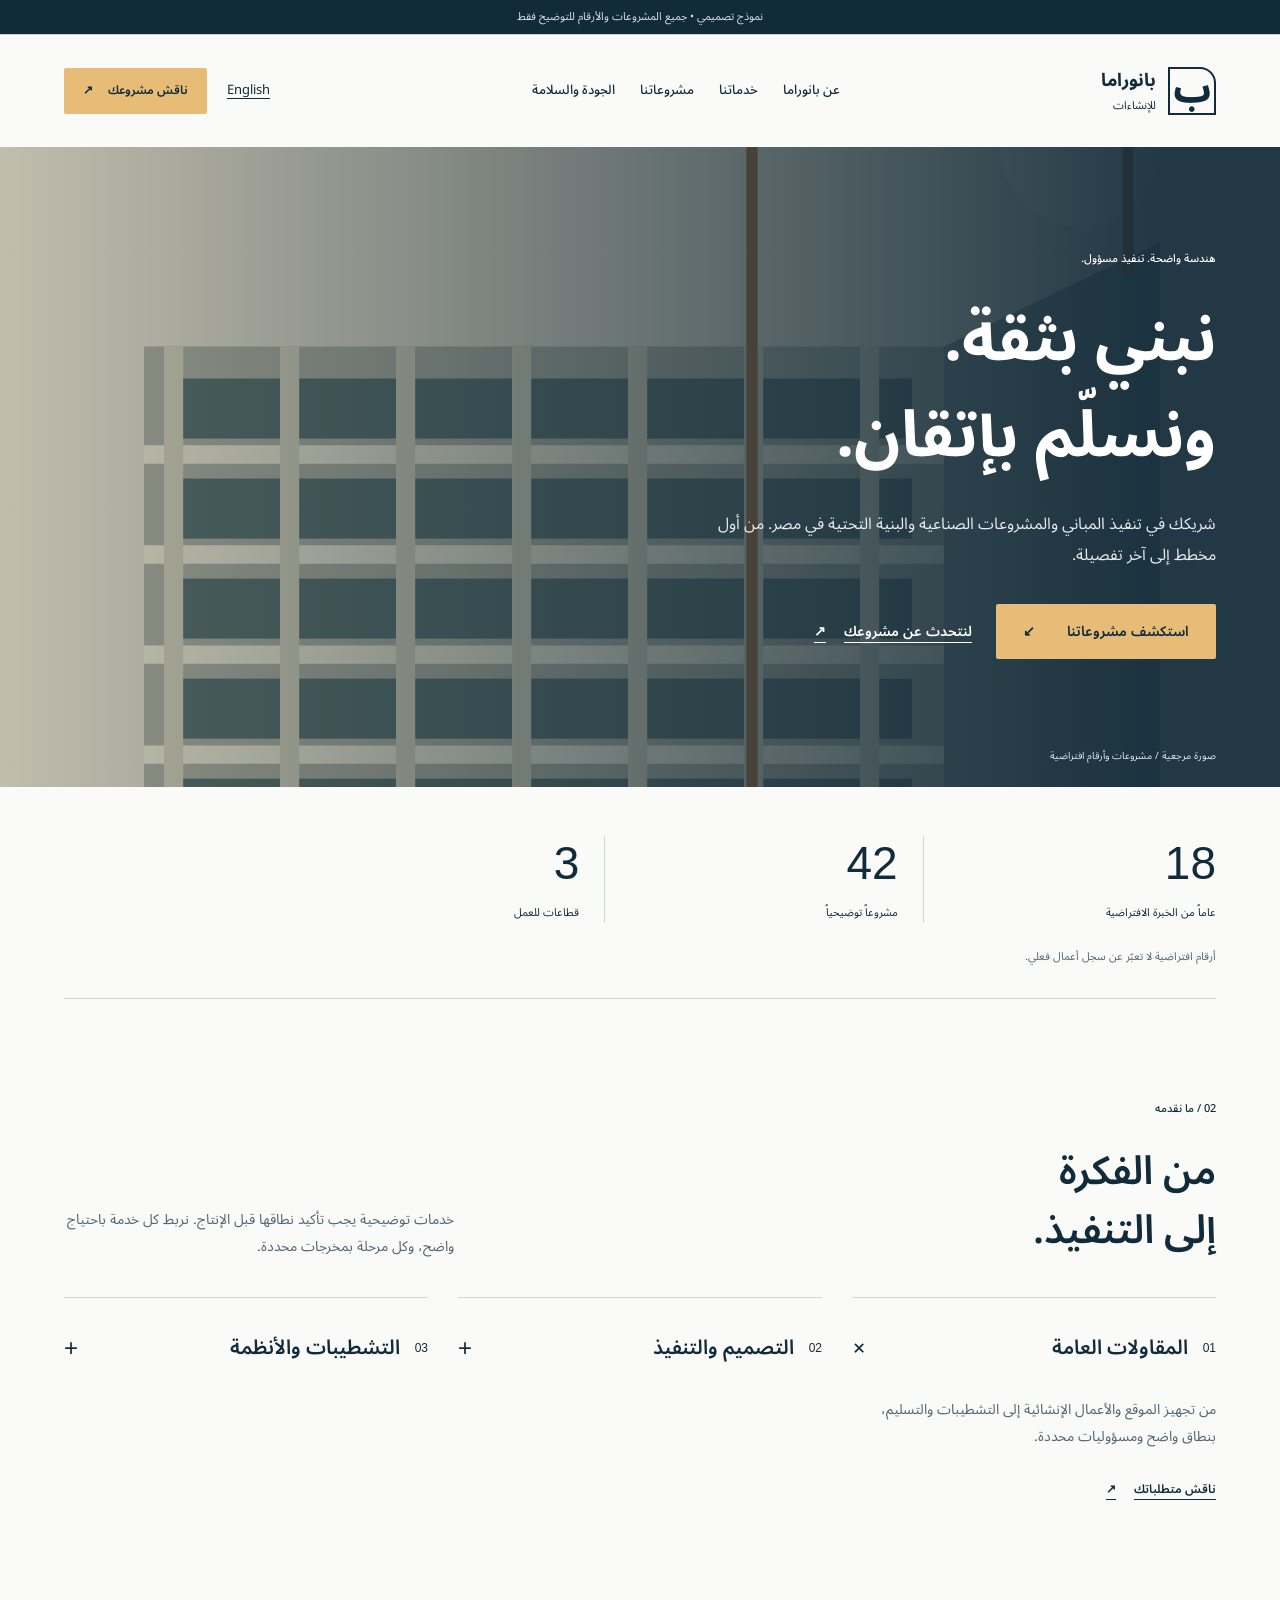
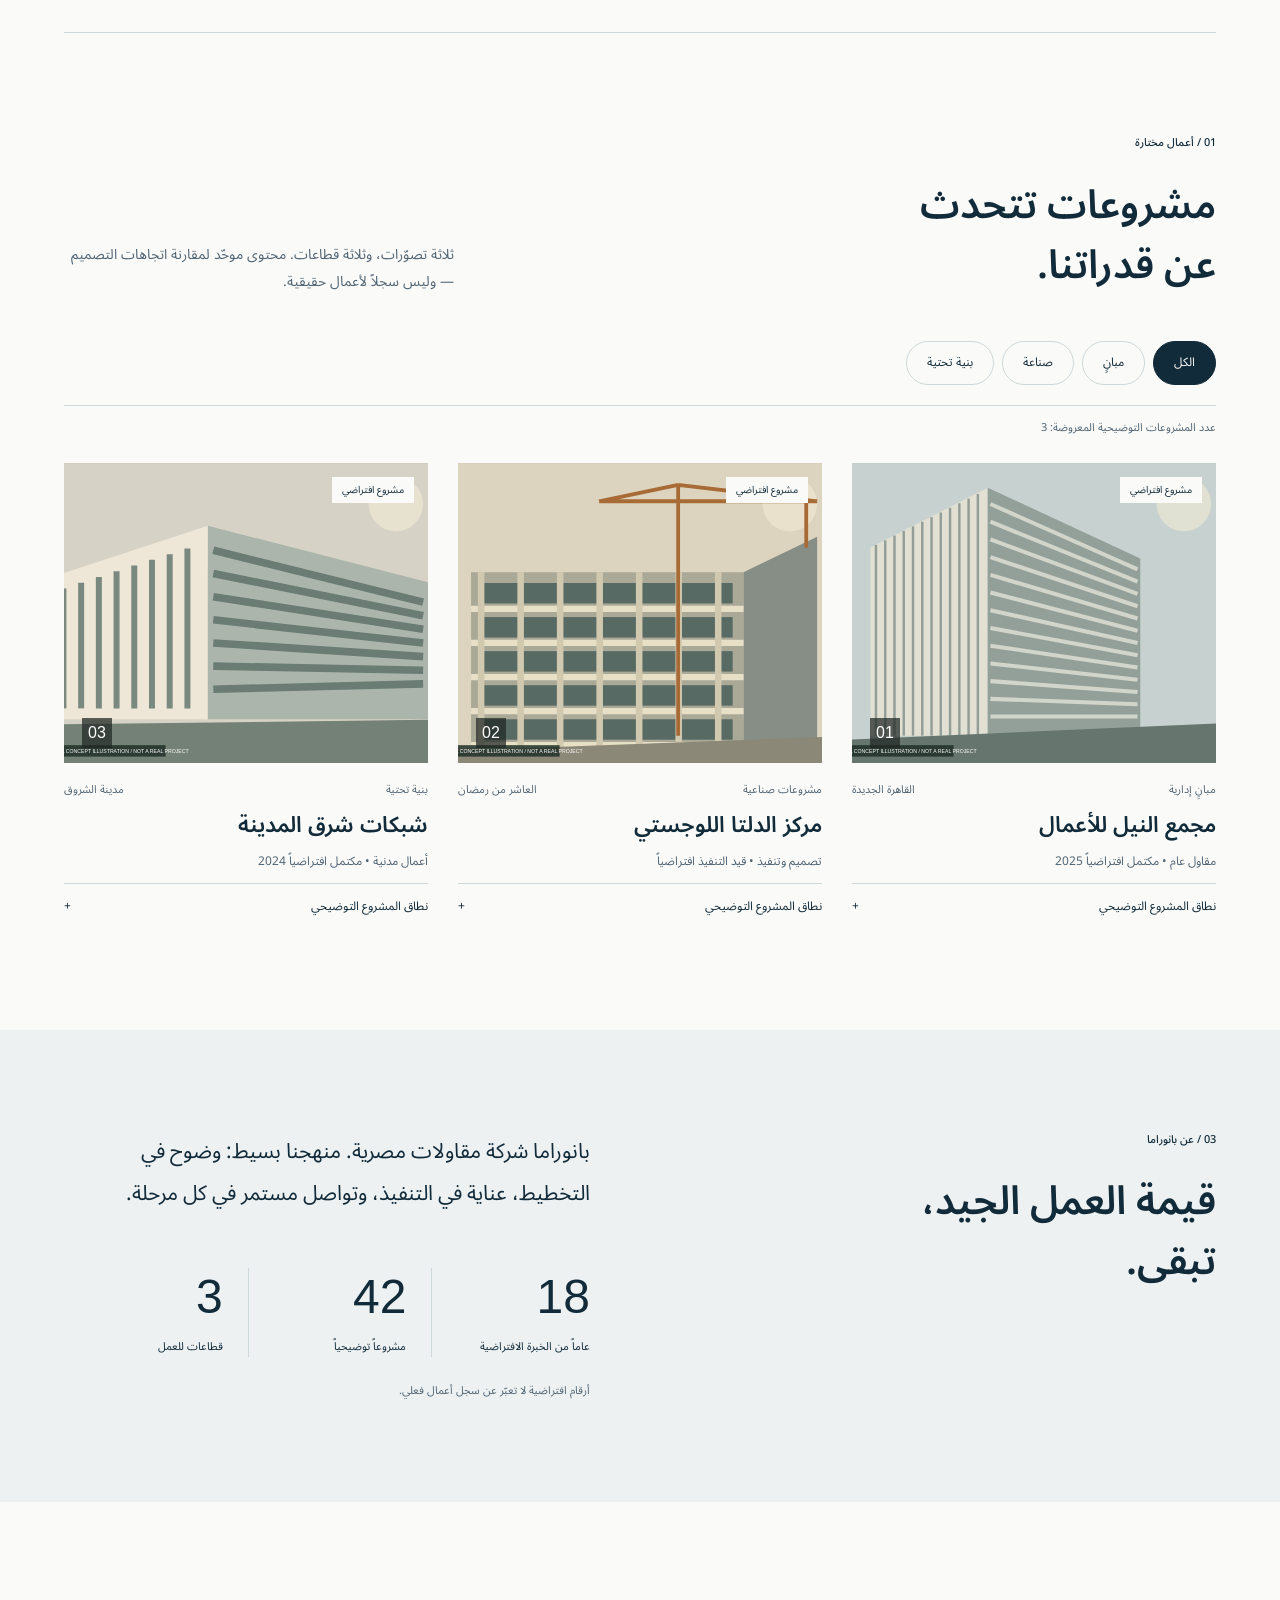
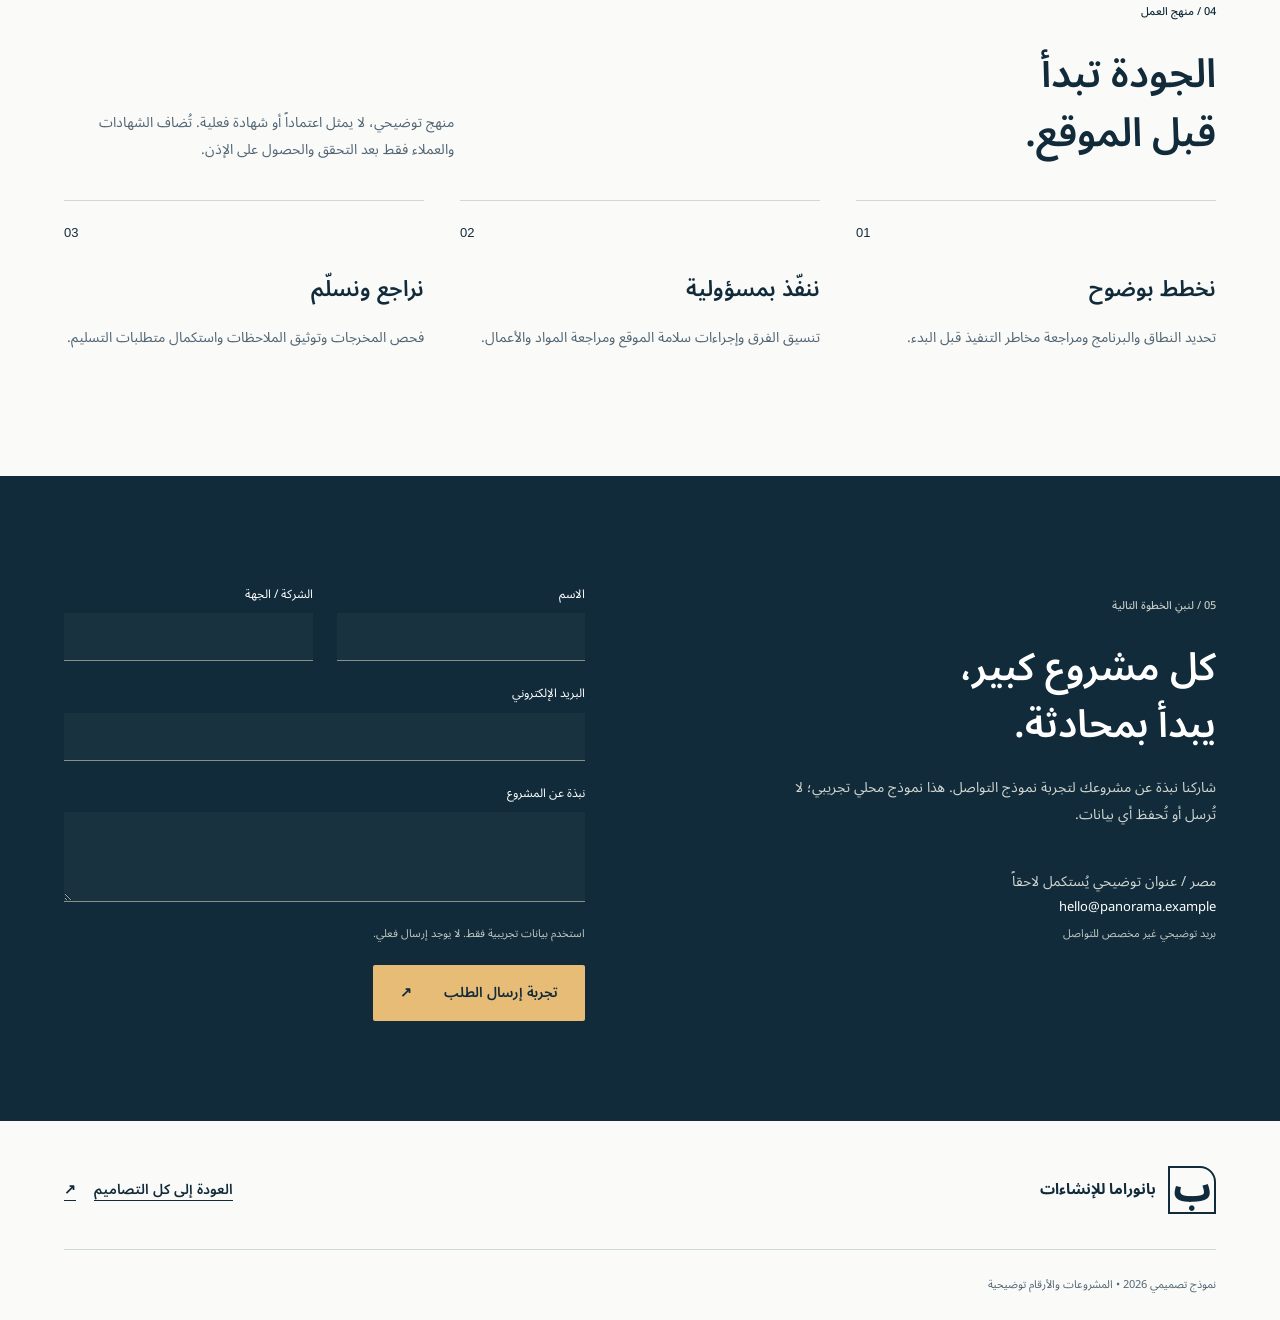
<file: designs/v1/direction-a.html>
<!doctype html>
<html lang="ar" dir="rtl"><head><meta charset="utf-8"><meta name="viewport" content="width=device-width, initial-scale=1"><meta name="robots" content="noindex,nofollow"><meta name="description" content="تصورات تصميمية لموقع بانوراما للإنشاءات، للمقارنة فقط."><title>A — Corporate & Trust | Panorama</title><link rel="icon" href="data:image/svg+xml,%3Csvg xmlns='http://www.w3.org/2000/svg' viewBox='0 0 44 44'%3E%3Crect width='44' height='44' fill='%231b4332'/%3E%3Cpath d='M7 36V18L22 7l15 11v18h-9V23h-12v13H7Z' fill='none' stroke='%23fff' stroke-width='2.5'/%3E%3C/svg%3E"><link rel="stylesheet" href="styles.css"><script src="app.js" defer></script></head><body class="direction-a"><a class="skip" href="#main"><span data-ar="انتقل إلى المحتوى" data-en="Skip to content">انتقل إلى المحتوى</span></a><div class="demo-bar"><span data-ar="نموذج تصميمي • جميع المشروعات والأرقام للتوضيح فقط" data-en="Design prototype • All projects and figures are illustrative">نموذج تصميمي • جميع المشروعات والأرقام للتوضيح فقط</span></div><header class="site-header wrap"><a class="brand" href="../../index.html"><span class="brand-symbol" aria-hidden="true">ب</span><span><strong data-ar="بانوراما" data-en="PANORAMA">بانوراما</strong><small data-ar="للإنشاءات" data-en="CONSTRUCTION">للإنشاءات</small></span></a><nav id="navigation" aria-label="التنقل الرئيسي" data-nav><a href="#about"><span data-ar="عن بانوراما" data-en="About">عن بانوراما</span></a><a href="#services"><span data-ar="خدماتنا" data-en="Services">خدماتنا</span></a><a href="#projects"><span data-ar="مشروعاتنا" data-en="Projects">مشروعاتنا</span></a><a href="#quality"><span data-ar="الجودة والسلامة" data-en="Quality &amp; safety">الجودة والسلامة</span></a></nav><div class="header-actions"><button class="lang-switch" type="button" lang="en" data-language>English</button><a class="button small header-cta" href="#contact"><span data-ar="ناقش مشروعك" data-en="Discuss your project">ناقش مشروعك</span> <span aria-hidden="true">↗</span></a><button class="menu-toggle" type="button" aria-expanded="false" aria-controls="navigation"><span data-ar="القائمة" data-en="Menu">القائمة</span> <span aria-hidden="true">☰</span></button></div></header><main id="main"><section class="hero hero-a"><div class="hero-photo"><img class="" src="https://images.unsplash.com/photo-1504307651254-35680f356dfd?auto=format&amp;fit=crop&amp;w=1600&amp;q=85" data-fallback="assets/concept-1.svg" alt="صورة مرجعية لموقع إنشاءات، لا تمثل مشروعاً للشركة" data-alt-ar="صورة مرجعية لموقع إنشاءات، لا تمثل مشروعاً للشركة" data-alt-en="Reference construction photograph; not company work" width="1600" height="1100" fetchpriority="high" onerror="this.onerror=null;this.dataset.failed='true';this.alt=document.documentElement.lang==='en'?'Original conceptual architecture illustration; not a real project':'رسم معماري تصوري أصلي؛ لا يمثل مشروعاً حقيقياً';this.src=this.dataset.fallback"></div><div class="wrap hero-inner"><p class="eyebrow" data-ar="هندسة واضحة. تنفيذ مسؤول." data-en="CLEAR ENGINEERING. RESPONSIBLE DELIVERY.">هندسة واضحة. تنفيذ مسؤول.</p><h1 data-ar="نبني بثقة.
ونسلّم بإتقان." data-en="Built on trust.
Delivered with care.">نبني بثقة.
ونسلّم بإتقان.</h1><p class="hero-intro" data-ar="شريكك في تنفيذ المباني والمشروعات الصناعية والبنية التحتية في مصر. من أول مخطط إلى آخر تفصيلة." data-en="Your construction partner for buildings, industrial projects and infrastructure in Egypt. From the first drawing to the final detail.">شريكك في تنفيذ المباني والمشروعات الصناعية والبنية التحتية في مصر. من أول مخطط إلى آخر تفصيلة.</p><div class="actions"><a class="button" href="#projects"><span data-ar="استكشف مشروعاتنا" data-en="Explore our projects">استكشف مشروعاتنا</span> <span aria-hidden="true">↙</span></a><a class="text-link" href="#contact"><span data-ar="لنتحدث عن مشروعك" data-en="Let’s discuss your project">لنتحدث عن مشروعك</span> <span aria-hidden="true">↗</span></a></div></div><div class="hero-caption wrap"><span data-ar="صورة مرجعية / مشروعات وأرقام افتراضية" data-en="Reference image / Demonstration projects and figures">صورة مرجعية / مشروعات وأرقام افتراضية</span></div></section><section class="trust-strip wrap"><div class="stats"><div><b dir="ltr">18</b><span data-ar="عاماً من الخبرة الافتراضية" data-en="Illustrative years of experience">عاماً من الخبرة الافتراضية</span></div><div><b dir="ltr">42</b><span data-ar="مشروعاً توضيحياً" data-en="Illustrative completed projects">مشروعاً توضيحياً</span></div><div><b dir="ltr">3</b><span data-ar="قطاعات للعمل" data-en="Sectors">قطاعات للعمل</span></div></div><p class="micro"><span data-ar="أرقام افتراضية لا تعبّر عن سجل أعمال فعلي." data-en="Illustrative figures; they do not represent a real delivery record.">أرقام افتراضية لا تعبّر عن سجل أعمال فعلي.</span></p></section><section class="services section wrap" id="services"><div class="section-head"><div><p class="eyebrow" data-ar="02 / ما نقدمه" data-en="02 / OUR SERVICES">02 / ما نقدمه</p><h2 data-ar="من الفكرة
إلى التنفيذ." data-en="From intention
to construction.">من الفكرة
إلى التنفيذ.</h2></div><p data-ar="خدمات توضيحية يجب تأكيد نطاقها قبل الإنتاج. نربط كل خدمة باحتياج واضح، وكل مرحلة بمخرجات محددة." data-en="Illustrative services to confirm before production. A clear client need for every service, a defined output for every stage.">خدمات توضيحية يجب تأكيد نطاقها قبل الإنتاج. نربط كل خدمة باحتياج واضح، وكل مرحلة بمخرجات محددة.</p></div><div class="service-list"><details open><summary><span class="service-num" dir="ltr">01</span><h3 data-ar="المقاولات العامة" data-en="General contracting">المقاولات العامة</h3><span class="plus" aria-hidden="true">+</span></summary><p data-ar="من تجهيز الموقع والأعمال الإنشائية إلى التشطيبات والتسليم، بنطاق واضح ومسؤوليات محددة." data-en="From site preparation and structural work to finishes and handover, with a clear scope and defined responsibilities.">من تجهيز الموقع والأعمال الإنشائية إلى التشطيبات والتسليم، بنطاق واضح ومسؤوليات محددة.</p><a class="text-link" href="#contact"><span data-ar="ناقش متطلباتك" data-en="Discuss your requirements">ناقش متطلباتك</span> ↗</a></details><details ><summary><span class="service-num" dir="ltr">02</span><h3 data-ar="التصميم والتنفيذ" data-en="Design &amp; build">التصميم والتنفيذ</h3><span class="plus" aria-hidden="true">+</span></summary><p data-ar="تنسيق التصميم ومتطلبات التنفيذ ضمن مسار متكامل، وفق احتياجات كل مشروع." data-en="Coordinating design and construction requirements through an integrated project delivery approach.">تنسيق التصميم ومتطلبات التنفيذ ضمن مسار متكامل، وفق احتياجات كل مشروع.</p><a class="text-link" href="#contact"><span data-ar="ناقش متطلباتك" data-en="Discuss your requirements">ناقش متطلباتك</span> ↗</a></details><details ><summary><span class="service-num" dir="ltr">03</span><h3 data-ar="التشطيبات والأنظمة" data-en="Fit-out &amp; MEP">التشطيبات والأنظمة</h3><span class="plus" aria-hidden="true">+</span></summary><p data-ar="تنسيق التفاصيل المعمارية والأعمال الكهروميكانيكية لضمان جاهزية المساحات للاستخدام." data-en="Coordinating architectural finishes and building systems to prepare spaces for use.">تنسيق التفاصيل المعمارية والأعمال الكهروميكانيكية لضمان جاهزية المساحات للاستخدام.</p><a class="text-link" href="#contact"><span data-ar="ناقش متطلباتك" data-en="Discuss your requirements">ناقش متطلباتك</span> ↗</a></details></div></section><section class="portfolio section wrap" id="projects"><div class=""><div class="section-head"><div><p class="eyebrow" data-ar="01 / أعمال مختارة" data-en="01 / SELECTED WORK">01 / أعمال مختارة</p><h2 data-ar="مشروعات تتحدث
عن قدراتنا." data-en="Our work.
Our capabilities.">مشروعات تتحدث
عن قدراتنا.</h2></div><p data-ar="ثلاثة تصوّرات، وثلاثة قطاعات. محتوى موحّد لمقارنة اتجاهات التصميم — وليس سجلاً لأعمال حقيقية." data-en="Three concepts across three sectors. Consistent sample content to compare design directions, not a record of real work.">ثلاثة تصوّرات، وثلاثة قطاعات. محتوى موحّد لمقارنة اتجاهات التصميم — وليس سجلاً لأعمال حقيقية.</p></div><div class="filters" role="group" aria-label="تصفية المشروعات"><button type="button" data-filter="all" aria-pressed="true"><span data-ar="الكل" data-en="All projects">الكل</span></button><button type="button" data-filter="buildings" aria-pressed="false"><span data-ar="مبانٍ" data-en="Buildings">مبانٍ</span></button><button type="button" data-filter="industrial" aria-pressed="false"><span data-ar="صناعة" data-en="Industrial">صناعة</span></button><button type="button" data-filter="infrastructure" aria-pressed="false"><span data-ar="بنية تحتية" data-en="Infrastructure">بنية تحتية</span></button></div><p class="result-count micro" aria-live="polite"></p><div class="project-grid"><article class="project-card" data-sector="buildings"><div class="project-image"><img class="" src="https://images.unsplash.com/photo-1486406146926-c627a92ad1ab?auto=format&amp;fit=crop&amp;w=1600&amp;q=85" data-fallback="assets/concept-0.svg" alt="صورة مرجعية لمعمار معاصر، لا تمثل مشروعاً للشركة" data-alt-ar="صورة مرجعية لمعمار معاصر، لا تمثل مشروعاً للشركة" data-alt-en="Reference architectural photograph; not company work" width="1600" height="1100" loading="lazy" onerror="this.onerror=null;this.dataset.failed='true';this.alt=document.documentElement.lang==='en'?'Original conceptual architecture illustration; not a real project':'رسم معماري تصوري أصلي؛ لا يمثل مشروعاً حقيقياً';this.src=this.dataset.fallback"><span class="project-tag" data-ar="مشروع افتراضي" data-en="DEMO PROJECT">مشروع افتراضي</span><span class="project-number" aria-hidden="true">01</span></div><div class="card-top"><span class="micro" data-ar="مبانٍ إدارية" data-en="Commercial buildings">مبانٍ إدارية</span><span class="micro" data-ar="القاهرة الجديدة" data-en="New Cairo">القاهرة الجديدة</span></div><h3 data-ar="مجمع النيل للأعمال" data-en="Nile Business Campus">مجمع النيل للأعمال</h3><p class="project-meta" data-ar="مقاول عام • مكتمل افتراضياً 2025" data-en="Main contractor • Illustrative completion 2025">مقاول عام • مكتمل افتراضياً 2025</p><details><summary><span data-ar="نطاق المشروع التوضيحي" data-en="Illustrative project scope">نطاق المشروع التوضيحي</span> <span aria-hidden="true">+</span></summary><p data-ar="أعمال الهيكل الخرساني والتشطيبات وتنسيق الأنظمة لمجمع إداري افتراضي." data-en="Structure, finishes and systems coordination for an illustrative business campus.">أعمال الهيكل الخرساني والتشطيبات وتنسيق الأنظمة لمجمع إداري افتراضي.</p></details></article><article class="project-card" data-sector="industrial"><div class="project-image"><img class="" src="https://images.unsplash.com/photo-1504307651254-35680f356dfd?auto=format&amp;fit=crop&amp;w=1600&amp;q=85" data-fallback="assets/concept-1.svg" alt="صورة مرجعية لموقع إنشاءات، لا تمثل مشروعاً للشركة" data-alt-ar="صورة مرجعية لموقع إنشاءات، لا تمثل مشروعاً للشركة" data-alt-en="Reference construction photograph; not company work" width="1600" height="1100" loading="lazy" onerror="this.onerror=null;this.dataset.failed='true';this.alt=document.documentElement.lang==='en'?'Original conceptual architecture illustration; not a real project':'رسم معماري تصوري أصلي؛ لا يمثل مشروعاً حقيقياً';this.src=this.dataset.fallback"><span class="project-tag" data-ar="مشروع افتراضي" data-en="DEMO PROJECT">مشروع افتراضي</span><span class="project-number" aria-hidden="true">02</span></div><div class="card-top"><span class="micro" data-ar="مشروعات صناعية" data-en="Industrial projects">مشروعات صناعية</span><span class="micro" data-ar="العاشر من رمضان" data-en="10th of Ramadan">العاشر من رمضان</span></div><h3 data-ar="مركز الدلتا اللوجستي" data-en="Delta Logistics Hub">مركز الدلتا اللوجستي</h3><p class="project-meta" data-ar="تصميم وتنفيذ • قيد التنفيذ افتراضياً" data-en="Design &amp; build • Illustratively in progress">تصميم وتنفيذ • قيد التنفيذ افتراضياً</p><details><summary><span data-ar="نطاق المشروع التوضيحي" data-en="Illustrative project scope">نطاق المشروع التوضيحي</span> <span aria-hidden="true">+</span></summary><p data-ar="هياكل معدنية ومساحات تخزين وخدمات تشغيل ضمن مشروع لوجستي افتراضي." data-en="Steel structures, storage and operational services for an illustrative logistics hub.">هياكل معدنية ومساحات تخزين وخدمات تشغيل ضمن مشروع لوجستي افتراضي.</p></details></article><article class="project-card" data-sector="infrastructure"><div class="project-image"><img class="" src="https://images.unsplash.com/photo-1503387762-592deb58ef4e?auto=format&amp;fit=crop&amp;w=1600&amp;q=85" data-fallback="assets/concept-2.svg" alt="صورة مرجعية لمبنى، لا تمثل مشروعاً للشركة" data-alt-ar="صورة مرجعية لمبنى، لا تمثل مشروعاً للشركة" data-alt-en="Reference building photograph; not company work" width="1600" height="1100" loading="lazy" onerror="this.onerror=null;this.dataset.failed='true';this.alt=document.documentElement.lang==='en'?'Original conceptual architecture illustration; not a real project':'رسم معماري تصوري أصلي؛ لا يمثل مشروعاً حقيقياً';this.src=this.dataset.fallback"><span class="project-tag" data-ar="مشروع افتراضي" data-en="DEMO PROJECT">مشروع افتراضي</span><span class="project-number" aria-hidden="true">03</span></div><div class="card-top"><span class="micro" data-ar="بنية تحتية" data-en="Infrastructure">بنية تحتية</span><span class="micro" data-ar="مدينة الشروق" data-en="El Shorouk">مدينة الشروق</span></div><h3 data-ar="شبكات شرق المدينة" data-en="East City Utilities">شبكات شرق المدينة</h3><p class="project-meta" data-ar="أعمال مدنية • مكتمل افتراضياً 2024" data-en="Civil works • Illustrative completion 2024">أعمال مدنية • مكتمل افتراضياً 2024</p><details><summary><span data-ar="نطاق المشروع التوضيحي" data-en="Illustrative project scope">نطاق المشروع التوضيحي</span> <span aria-hidden="true">+</span></summary><p data-ar="تنفيذ شبكات مرافق وأعمال طرق داخلية ضمن مخطط افتراضي لتطوير موقع." data-en="Utility networks and internal roads for an illustrative site development.">تنفيذ شبكات مرافق وأعمال طرق داخلية ضمن مخطط افتراضي لتطوير موقع.</p></details></article></div></div></section><section class="about section" id="about"><div class="wrap about-grid"><div><p class="eyebrow" data-ar="03 / عن بانوراما" data-en="03 / ABOUT PANORAMA">03 / عن بانوراما</p><h2 data-ar="قيمة العمل الجيد،
تبقى." data-en="The value of good work
lasts.">قيمة العمل الجيد،
تبقى.</h2></div><div><p class="large-copy" data-ar="بانوراما شركة مقاولات مصرية. منهجنا بسيط: وضوح في التخطيط، عناية في التنفيذ، وتواصل مستمر في كل مرحلة." data-en="Panorama is an Egyptian construction company. The idea is simple: clear planning, careful execution and communication at every stage.">بانوراما شركة مقاولات مصرية. منهجنا بسيط: وضوح في التخطيط، عناية في التنفيذ، وتواصل مستمر في كل مرحلة.</p><div class="stats"><div><b dir="ltr">18</b><span data-ar="عاماً من الخبرة الافتراضية" data-en="Illustrative years of experience">عاماً من الخبرة الافتراضية</span></div><div><b dir="ltr">42</b><span data-ar="مشروعاً توضيحياً" data-en="Illustrative completed projects">مشروعاً توضيحياً</span></div><div><b dir="ltr">3</b><span data-ar="قطاعات للعمل" data-en="Sectors">قطاعات للعمل</span></div></div><p class="micro"><span data-ar="أرقام افتراضية لا تعبّر عن سجل أعمال فعلي." data-en="Illustrative figures; they do not represent a real delivery record.">أرقام افتراضية لا تعبّر عن سجل أعمال فعلي.</span></p></div></div></section><section class="quality section wrap" id="quality"><div class="section-head"><div><p class="eyebrow" data-ar="04 / منهج العمل" data-en="04 / DELIVERY APPROACH">04 / منهج العمل</p><h2 data-ar="الجودة تبدأ
قبل الموقع." data-en="Quality starts
before the site.">الجودة تبدأ
قبل الموقع.</h2></div><p data-ar="منهج توضيحي، لا يمثل اعتماداً أو شهادة فعلية. تُضاف الشهادات والعملاء فقط بعد التحقق والحصول على الإذن." data-en="An illustrative approach, not a certification claim. Certificates and clients will be added only after verification and permission.">منهج توضيحي، لا يمثل اعتماداً أو شهادة فعلية. تُضاف الشهادات والعملاء فقط بعد التحقق والحصول على الإذن.</p></div><div class="process-grid"><article><span class="step" dir="ltr">01</span><h3 data-ar="نخطط بوضوح" data-en="Plan clearly">نخطط بوضوح</h3><p data-ar="تحديد النطاق والبرنامج ومراجعة مخاطر التنفيذ قبل البدء." data-en="Define scope, programme and delivery risks before work begins.">تحديد النطاق والبرنامج ومراجعة مخاطر التنفيذ قبل البدء.</p></article><article><span class="step" dir="ltr">02</span><h3 data-ar="ننفّذ بمسؤولية" data-en="Build responsibly">ننفّذ بمسؤولية</h3><p data-ar="تنسيق الفرق وإجراءات سلامة الموقع ومراجعة المواد والأعمال." data-en="Coordinate teams, site safety procedures and material/work inspections.">تنسيق الفرق وإجراءات سلامة الموقع ومراجعة المواد والأعمال.</p></article><article><span class="step" dir="ltr">03</span><h3 data-ar="نراجع ونسلّم" data-en="Review and hand over">نراجع ونسلّم</h3><p data-ar="فحص المخرجات وتوثيق الملاحظات واستكمال متطلبات التسليم." data-en="Inspect deliverables, record outstanding items and complete handover requirements.">فحص المخرجات وتوثيق الملاحظات واستكمال متطلبات التسليم.</p></article></div></section><section class="contact section" id="contact"><div class="wrap contact-grid"><div><p class="eyebrow" data-ar="05 / لنبنِ الخطوة التالية" data-en="05 / THE NEXT STEP">05 / لنبنِ الخطوة التالية</p><h2 data-ar="كل مشروع كبير،
يبدأ بمحادثة." data-en="Every great project
starts with a conversation.">كل مشروع كبير،
يبدأ بمحادثة.</h2><p data-ar="شاركنا نبذة عن مشروعك لتجربة نموذج التواصل. هذا نموذج محلي تجريبي؛ لا تُرسل أو تُحفظ أي بيانات." data-en="Try the inquiry form with a short project brief. This is a local demonstration; no information is sent or stored.">شاركنا نبذة عن مشروعك لتجربة نموذج التواصل. هذا نموذج محلي تجريبي؛ لا تُرسل أو تُحفظ أي بيانات.</p><div class="contact-note"><p data-ar="مصر / عنوان توضيحي يُستكمل لاحقاً" data-en="Egypt / Office address to be supplied">مصر / عنوان توضيحي يُستكمل لاحقاً</p><bdi>hello@panorama.example</bdi><small data-ar="بريد توضيحي غير مخصص للتواصل" data-en="Illustrative address; not a contact channel">بريد توضيحي غير مخصص للتواصل</small></div></div><form><div class="form-row"><label><span data-ar="الاسم" data-en="Your name">الاسم</span><input name="name" autocomplete="name" required maxlength="100"></label><label><span data-ar="الشركة / الجهة" data-en="Company / organization">الشركة / الجهة</span><input name="company" autocomplete="organization" maxlength="120"></label></div><label><span data-ar="البريد الإلكتروني" data-en="Email address">البريد الإلكتروني</span><input name="email" type="email" autocomplete="email" dir="ltr" required maxlength="200"></label><label><span data-ar="نبذة عن المشروع" data-en="Project brief">نبذة عن المشروع</span><textarea name="brief" rows="3" required maxlength="2000"></textarea></label><p class="micro"><span data-ar="استخدم بيانات تجريبية فقط. لا يوجد إرسال فعلي." data-en="Use sample information only. There is no actual submission.">استخدم بيانات تجريبية فقط. لا يوجد إرسال فعلي.</span></p><button class="button" type="submit"><span data-ar="تجربة إرسال الطلب" data-en="Simulate inquiry">تجربة إرسال الطلب</span> <span aria-hidden="true">↗</span></button><p class="form-status" role="status" tabindex="-1"></p></form></div></section></main><footer class="wrap"><div class="footer-top"><a class="brand" href="../../index.html"><span class="brand-symbol" aria-hidden="true">ب</span><strong data-ar="بانوراما للإنشاءات" data-en="PANORAMA CONSTRUCTION">بانوراما للإنشاءات</strong></a><a class="text-link" href="../../index.html"><span data-ar="العودة إلى كل التصاميم" data-en="Back to all designs">العودة إلى كل التصاميم</span> ↗</a></div><div class="footer-bottom"><span data-ar="نموذج تصميمي 2026 • المشروعات والأرقام توضيحية" data-en="Design prototype 2026 • Illustrative content, projects and figures">نموذج تصميمي 2026 • المشروعات والأرقام توضيحية</span></div></footer></body></html>
</file>
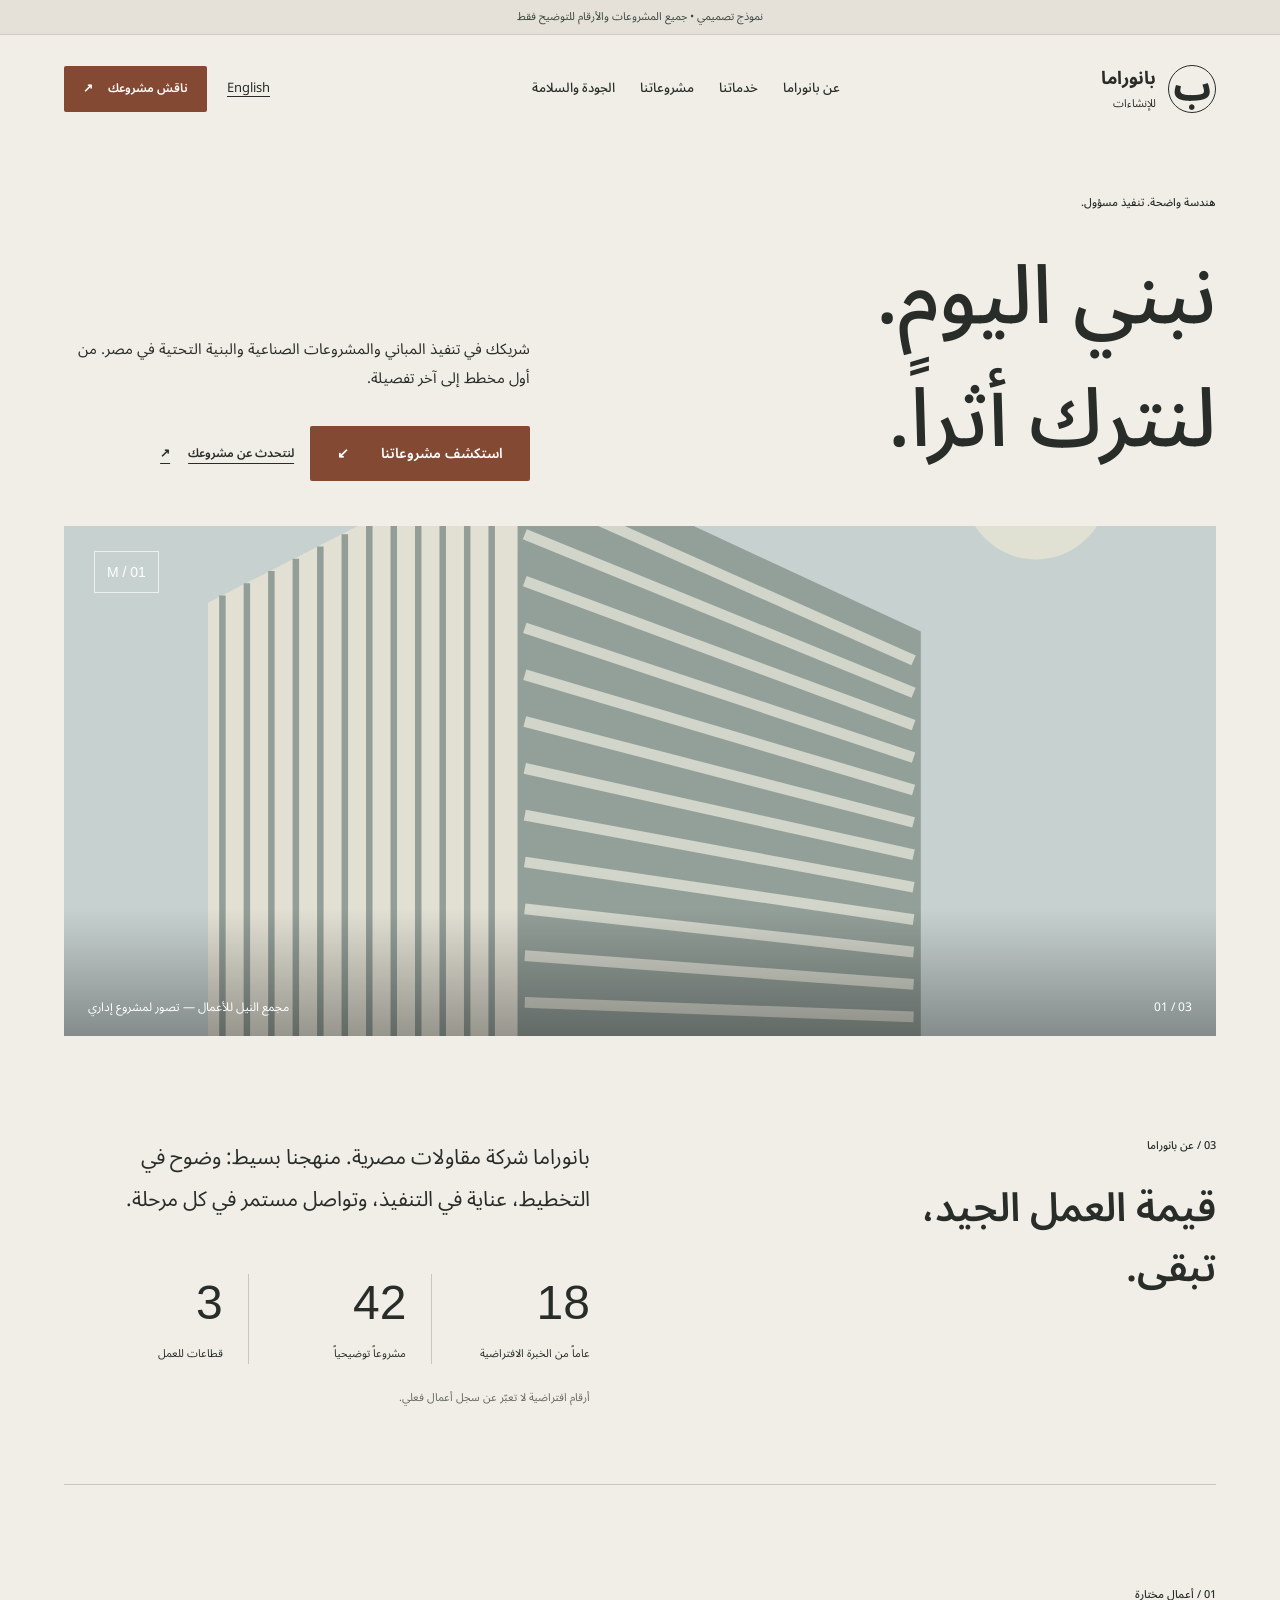
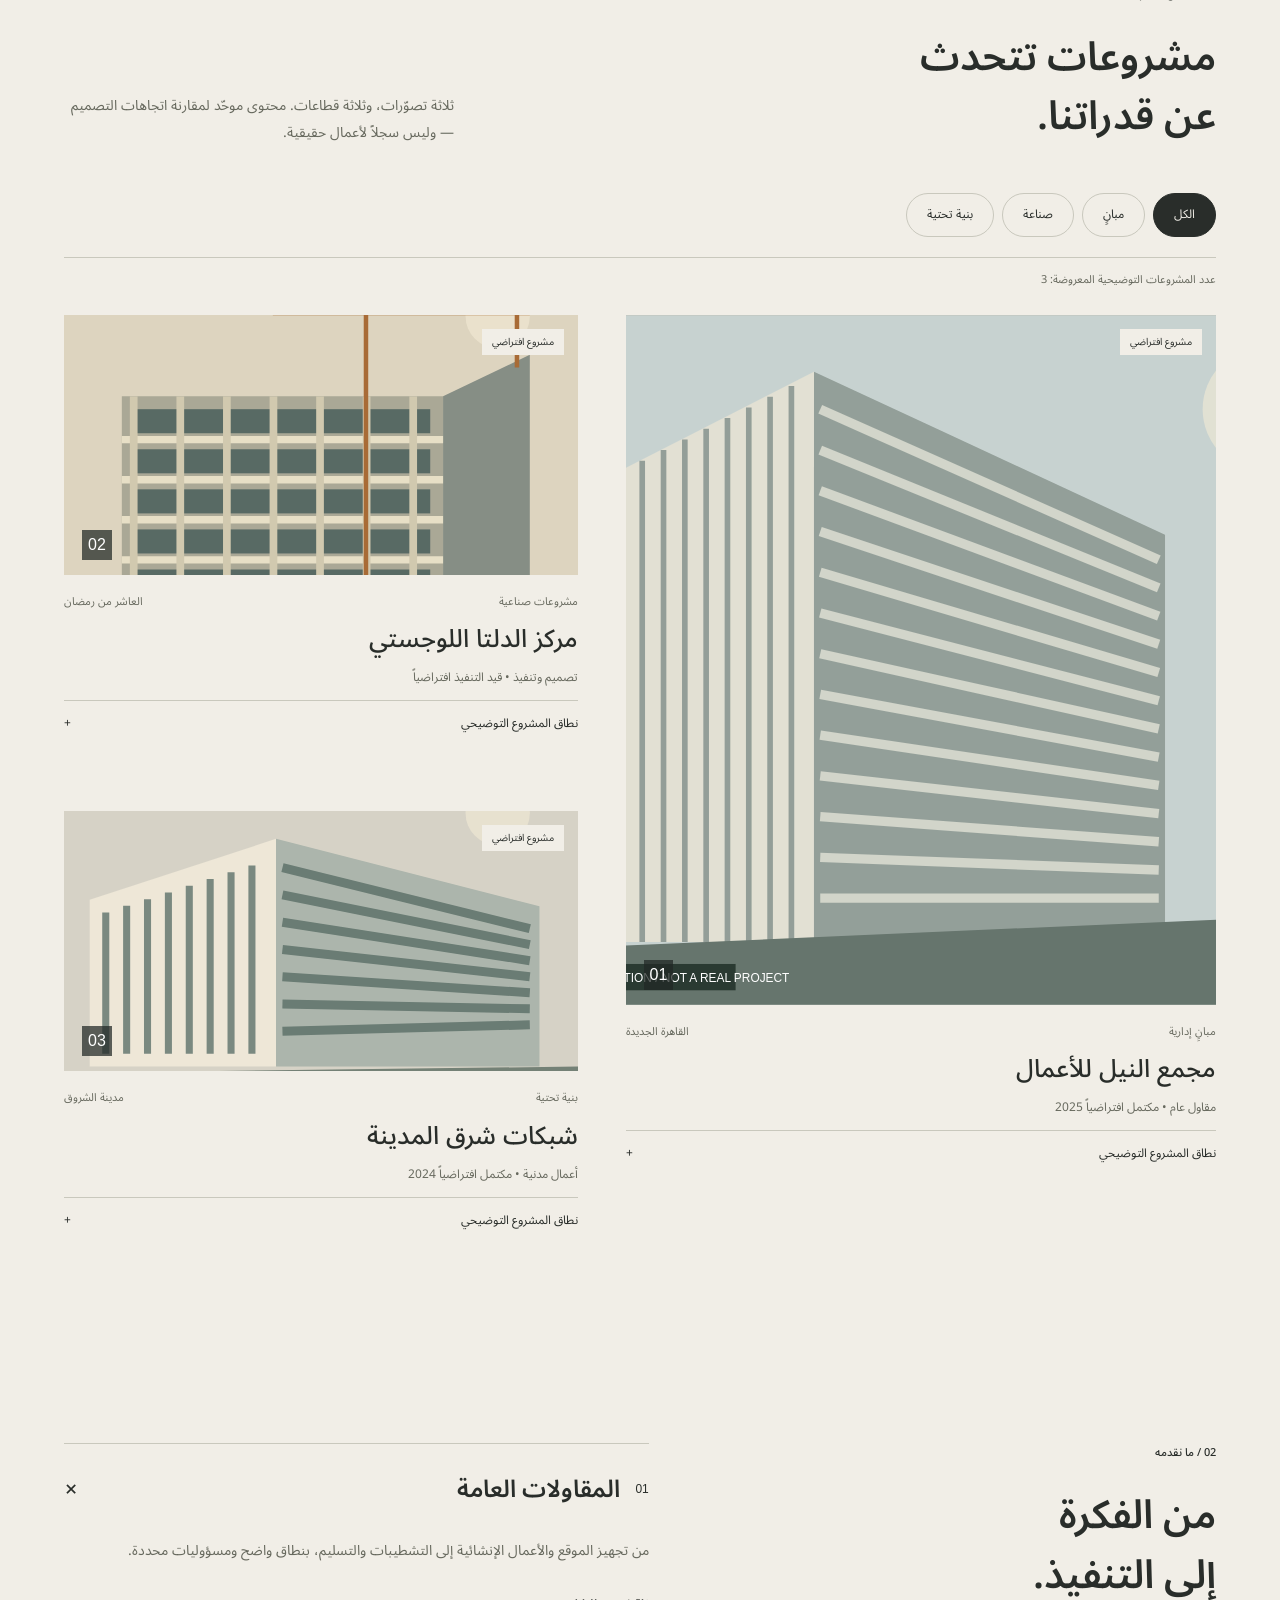
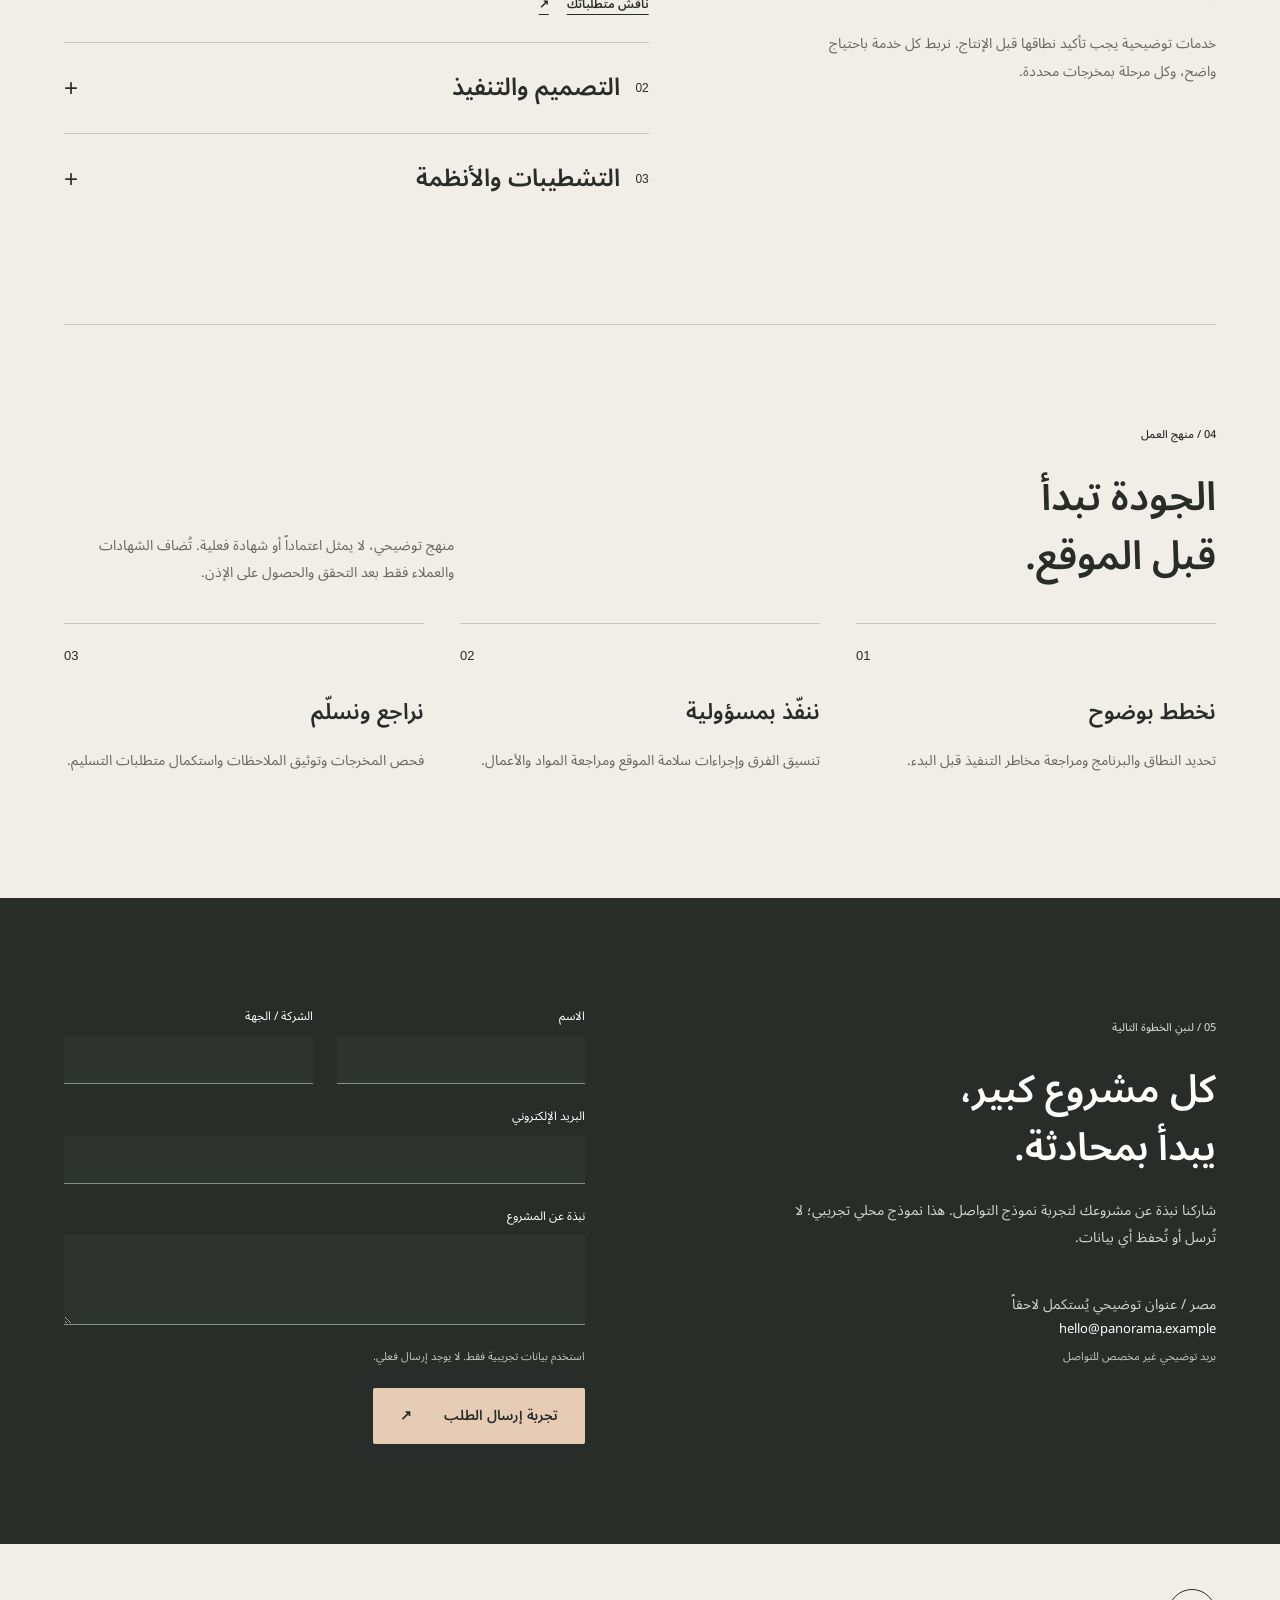
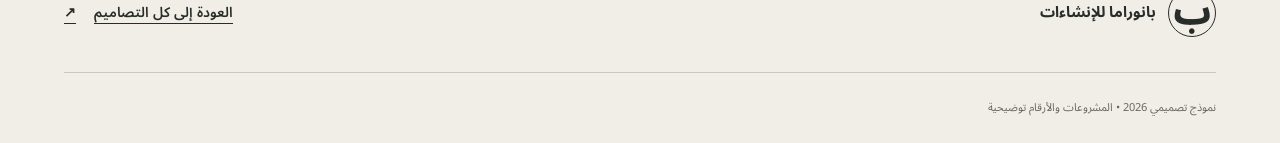
<file: designs/v1/direction-b.html>
<!doctype html>
<html lang="ar" dir="rtl"><head><meta charset="utf-8"><meta name="viewport" content="width=device-width, initial-scale=1"><meta name="robots" content="noindex,nofollow"><meta name="description" content="تصورات تصميمية لموقع بانوراما للإنشاءات، للمقارنة فقط."><title>B — Architectural & Editorial | Panorama</title><link rel="icon" href="data:image/svg+xml,%3Csvg xmlns='http://www.w3.org/2000/svg' viewBox='0 0 44 44'%3E%3Crect width='44' height='44' fill='%231b4332'/%3E%3Cpath d='M7 36V18L22 7l15 11v18h-9V23h-12v13H7Z' fill='none' stroke='%23fff' stroke-width='2.5'/%3E%3C/svg%3E"><link rel="stylesheet" href="styles.css"><script src="app.js" defer></script></head><body class="direction-b"><a class="skip" href="#main"><span data-ar="انتقل إلى المحتوى" data-en="Skip to content">انتقل إلى المحتوى</span></a><div class="demo-bar"><span data-ar="نموذج تصميمي • جميع المشروعات والأرقام للتوضيح فقط" data-en="Design prototype • All projects and figures are illustrative">نموذج تصميمي • جميع المشروعات والأرقام للتوضيح فقط</span></div><header class="site-header wrap"><a class="brand" href="../../index.html"><span class="brand-symbol" aria-hidden="true">ب</span><span><strong data-ar="بانوراما" data-en="PANORAMA">بانوراما</strong><small data-ar="للإنشاءات" data-en="CONSTRUCTION">للإنشاءات</small></span></a><nav id="navigation" aria-label="التنقل الرئيسي" data-nav><a href="#about"><span data-ar="عن بانوراما" data-en="About">عن بانوراما</span></a><a href="#services"><span data-ar="خدماتنا" data-en="Services">خدماتنا</span></a><a href="#projects"><span data-ar="مشروعاتنا" data-en="Projects">مشروعاتنا</span></a><a href="#quality"><span data-ar="الجودة والسلامة" data-en="Quality &amp; safety">الجودة والسلامة</span></a></nav><div class="header-actions"><button class="lang-switch" type="button" lang="en" data-language>English</button><a class="button small header-cta" href="#contact"><span data-ar="ناقش مشروعك" data-en="Discuss your project">ناقش مشروعك</span> <span aria-hidden="true">↗</span></a><button class="menu-toggle" type="button" aria-expanded="false" aria-controls="navigation"><span data-ar="القائمة" data-en="Menu">القائمة</span> <span aria-hidden="true">☰</span></button></div></header><main id="main"><section class="hero hero-b wrap"><div class="editorial-top"><p class="eyebrow" data-ar="هندسة واضحة. تنفيذ مسؤول." data-en="CLEAR ENGINEERING. RESPONSIBLE DELIVERY.">هندسة واضحة. تنفيذ مسؤول.</p><h1 data-ar="نبني اليوم.
لنترك أثراً." data-en="Building today.
Shaping tomorrow.">نبني اليوم.
لنترك أثراً.</h1><div class="editorial-intro"><p class="hero-intro" data-ar="شريكك في تنفيذ المباني والمشروعات الصناعية والبنية التحتية في مصر. من أول مخطط إلى آخر تفصيلة." data-en="Your construction partner for buildings, industrial projects and infrastructure in Egypt. From the first drawing to the final detail.">شريكك في تنفيذ المباني والمشروعات الصناعية والبنية التحتية في مصر. من أول مخطط إلى آخر تفصيلة.</p><div class="actions"><a class="button" href="#projects"><span data-ar="استكشف مشروعاتنا" data-en="Explore our projects">استكشف مشروعاتنا</span> <span aria-hidden="true">↙</span></a><a class="text-link" href="#contact"><span data-ar="لنتحدث عن مشروعك" data-en="Let’s discuss your project">لنتحدث عن مشروعك</span> <span aria-hidden="true">↗</span></a></div></div></div><figure class="editorial-cover"><img class="" src="https://images.unsplash.com/photo-1486406146926-c627a92ad1ab?auto=format&amp;fit=crop&amp;w=1600&amp;q=85" data-fallback="assets/concept-0.svg" alt="صورة مرجعية لمعمار معاصر، لا تمثل مشروعاً للشركة" data-alt-ar="صورة مرجعية لمعمار معاصر، لا تمثل مشروعاً للشركة" data-alt-en="Reference architectural photograph; not company work" width="1600" height="1100" fetchpriority="high" onerror="this.onerror=null;this.dataset.failed='true';this.alt=document.documentElement.lang==='en'?'Original conceptual architecture illustration; not a real project':'رسم معماري تصوري أصلي؛ لا يمثل مشروعاً حقيقياً';this.src=this.dataset.fallback"><figcaption><span dir="ltr">01 / 03</span><span data-ar="مجمع النيل للأعمال — تصور لمشروع إداري" data-en="Nile Business Campus — An illustrative commercial project">مجمع النيل للأعمال — تصور لمشروع إداري</span></figcaption><span class="image-stamp" aria-hidden="true">M / 01</span></figure></section><section class="about section" id="about"><div class="wrap about-grid"><div><p class="eyebrow" data-ar="03 / عن بانوراما" data-en="03 / ABOUT PANORAMA">03 / عن بانوراما</p><h2 data-ar="قيمة العمل الجيد،
تبقى." data-en="The value of good work
lasts.">قيمة العمل الجيد،
تبقى.</h2></div><div><p class="large-copy" data-ar="بانوراما شركة مقاولات مصرية. منهجنا بسيط: وضوح في التخطيط، عناية في التنفيذ، وتواصل مستمر في كل مرحلة." data-en="Panorama is an Egyptian construction company. The idea is simple: clear planning, careful execution and communication at every stage.">بانوراما شركة مقاولات مصرية. منهجنا بسيط: وضوح في التخطيط، عناية في التنفيذ، وتواصل مستمر في كل مرحلة.</p><div class="stats"><div><b dir="ltr">18</b><span data-ar="عاماً من الخبرة الافتراضية" data-en="Illustrative years of experience">عاماً من الخبرة الافتراضية</span></div><div><b dir="ltr">42</b><span data-ar="مشروعاً توضيحياً" data-en="Illustrative completed projects">مشروعاً توضيحياً</span></div><div><b dir="ltr">3</b><span data-ar="قطاعات للعمل" data-en="Sectors">قطاعات للعمل</span></div></div><p class="micro"><span data-ar="أرقام افتراضية لا تعبّر عن سجل أعمال فعلي." data-en="Illustrative figures; they do not represent a real delivery record.">أرقام افتراضية لا تعبّر عن سجل أعمال فعلي.</span></p></div></div></section><section class="portfolio section wrap" id="projects"><div class=""><div class="section-head"><div><p class="eyebrow" data-ar="01 / أعمال مختارة" data-en="01 / SELECTED WORK">01 / أعمال مختارة</p><h2 data-ar="مشروعات تتحدث
عن قدراتنا." data-en="Our work.
Our capabilities.">مشروعات تتحدث
عن قدراتنا.</h2></div><p data-ar="ثلاثة تصوّرات، وثلاثة قطاعات. محتوى موحّد لمقارنة اتجاهات التصميم — وليس سجلاً لأعمال حقيقية." data-en="Three concepts across three sectors. Consistent sample content to compare design directions, not a record of real work.">ثلاثة تصوّرات، وثلاثة قطاعات. محتوى موحّد لمقارنة اتجاهات التصميم — وليس سجلاً لأعمال حقيقية.</p></div><div class="filters" role="group" aria-label="تصفية المشروعات"><button type="button" data-filter="all" aria-pressed="true"><span data-ar="الكل" data-en="All projects">الكل</span></button><button type="button" data-filter="buildings" aria-pressed="false"><span data-ar="مبانٍ" data-en="Buildings">مبانٍ</span></button><button type="button" data-filter="industrial" aria-pressed="false"><span data-ar="صناعة" data-en="Industrial">صناعة</span></button><button type="button" data-filter="infrastructure" aria-pressed="false"><span data-ar="بنية تحتية" data-en="Infrastructure">بنية تحتية</span></button></div><p class="result-count micro" aria-live="polite"></p><div class="project-grid"><article class="project-card" data-sector="buildings"><div class="project-image"><img class="" src="https://images.unsplash.com/photo-1486406146926-c627a92ad1ab?auto=format&amp;fit=crop&amp;w=1600&amp;q=85" data-fallback="assets/concept-0.svg" alt="صورة مرجعية لمعمار معاصر، لا تمثل مشروعاً للشركة" data-alt-ar="صورة مرجعية لمعمار معاصر، لا تمثل مشروعاً للشركة" data-alt-en="Reference architectural photograph; not company work" width="1600" height="1100" loading="lazy" onerror="this.onerror=null;this.dataset.failed='true';this.alt=document.documentElement.lang==='en'?'Original conceptual architecture illustration; not a real project':'رسم معماري تصوري أصلي؛ لا يمثل مشروعاً حقيقياً';this.src=this.dataset.fallback"><span class="project-tag" data-ar="مشروع افتراضي" data-en="DEMO PROJECT">مشروع افتراضي</span><span class="project-number" aria-hidden="true">01</span></div><div class="card-top"><span class="micro" data-ar="مبانٍ إدارية" data-en="Commercial buildings">مبانٍ إدارية</span><span class="micro" data-ar="القاهرة الجديدة" data-en="New Cairo">القاهرة الجديدة</span></div><h3 data-ar="مجمع النيل للأعمال" data-en="Nile Business Campus">مجمع النيل للأعمال</h3><p class="project-meta" data-ar="مقاول عام • مكتمل افتراضياً 2025" data-en="Main contractor • Illustrative completion 2025">مقاول عام • مكتمل افتراضياً 2025</p><details><summary><span data-ar="نطاق المشروع التوضيحي" data-en="Illustrative project scope">نطاق المشروع التوضيحي</span> <span aria-hidden="true">+</span></summary><p data-ar="أعمال الهيكل الخرساني والتشطيبات وتنسيق الأنظمة لمجمع إداري افتراضي." data-en="Structure, finishes and systems coordination for an illustrative business campus.">أعمال الهيكل الخرساني والتشطيبات وتنسيق الأنظمة لمجمع إداري افتراضي.</p></details></article><article class="project-card" data-sector="industrial"><div class="project-image"><img class="" src="https://images.unsplash.com/photo-1504307651254-35680f356dfd?auto=format&amp;fit=crop&amp;w=1600&amp;q=85" data-fallback="assets/concept-1.svg" alt="صورة مرجعية لموقع إنشاءات، لا تمثل مشروعاً للشركة" data-alt-ar="صورة مرجعية لموقع إنشاءات، لا تمثل مشروعاً للشركة" data-alt-en="Reference construction photograph; not company work" width="1600" height="1100" loading="lazy" onerror="this.onerror=null;this.dataset.failed='true';this.alt=document.documentElement.lang==='en'?'Original conceptual architecture illustration; not a real project':'رسم معماري تصوري أصلي؛ لا يمثل مشروعاً حقيقياً';this.src=this.dataset.fallback"><span class="project-tag" data-ar="مشروع افتراضي" data-en="DEMO PROJECT">مشروع افتراضي</span><span class="project-number" aria-hidden="true">02</span></div><div class="card-top"><span class="micro" data-ar="مشروعات صناعية" data-en="Industrial projects">مشروعات صناعية</span><span class="micro" data-ar="العاشر من رمضان" data-en="10th of Ramadan">العاشر من رمضان</span></div><h3 data-ar="مركز الدلتا اللوجستي" data-en="Delta Logistics Hub">مركز الدلتا اللوجستي</h3><p class="project-meta" data-ar="تصميم وتنفيذ • قيد التنفيذ افتراضياً" data-en="Design &amp; build • Illustratively in progress">تصميم وتنفيذ • قيد التنفيذ افتراضياً</p><details><summary><span data-ar="نطاق المشروع التوضيحي" data-en="Illustrative project scope">نطاق المشروع التوضيحي</span> <span aria-hidden="true">+</span></summary><p data-ar="هياكل معدنية ومساحات تخزين وخدمات تشغيل ضمن مشروع لوجستي افتراضي." data-en="Steel structures, storage and operational services for an illustrative logistics hub.">هياكل معدنية ومساحات تخزين وخدمات تشغيل ضمن مشروع لوجستي افتراضي.</p></details></article><article class="project-card" data-sector="infrastructure"><div class="project-image"><img class="" src="https://images.unsplash.com/photo-1503387762-592deb58ef4e?auto=format&amp;fit=crop&amp;w=1600&amp;q=85" data-fallback="assets/concept-2.svg" alt="صورة مرجعية لمبنى، لا تمثل مشروعاً للشركة" data-alt-ar="صورة مرجعية لمبنى، لا تمثل مشروعاً للشركة" data-alt-en="Reference building photograph; not company work" width="1600" height="1100" loading="lazy" onerror="this.onerror=null;this.dataset.failed='true';this.alt=document.documentElement.lang==='en'?'Original conceptual architecture illustration; not a real project':'رسم معماري تصوري أصلي؛ لا يمثل مشروعاً حقيقياً';this.src=this.dataset.fallback"><span class="project-tag" data-ar="مشروع افتراضي" data-en="DEMO PROJECT">مشروع افتراضي</span><span class="project-number" aria-hidden="true">03</span></div><div class="card-top"><span class="micro" data-ar="بنية تحتية" data-en="Infrastructure">بنية تحتية</span><span class="micro" data-ar="مدينة الشروق" data-en="El Shorouk">مدينة الشروق</span></div><h3 data-ar="شبكات شرق المدينة" data-en="East City Utilities">شبكات شرق المدينة</h3><p class="project-meta" data-ar="أعمال مدنية • مكتمل افتراضياً 2024" data-en="Civil works • Illustrative completion 2024">أعمال مدنية • مكتمل افتراضياً 2024</p><details><summary><span data-ar="نطاق المشروع التوضيحي" data-en="Illustrative project scope">نطاق المشروع التوضيحي</span> <span aria-hidden="true">+</span></summary><p data-ar="تنفيذ شبكات مرافق وأعمال طرق داخلية ضمن مخطط افتراضي لتطوير موقع." data-en="Utility networks and internal roads for an illustrative site development.">تنفيذ شبكات مرافق وأعمال طرق داخلية ضمن مخطط افتراضي لتطوير موقع.</p></details></article></div></div></section><section class="services section wrap" id="services"><div class="section-head"><div><p class="eyebrow" data-ar="02 / ما نقدمه" data-en="02 / OUR SERVICES">02 / ما نقدمه</p><h2 data-ar="من الفكرة
إلى التنفيذ." data-en="From intention
to construction.">من الفكرة
إلى التنفيذ.</h2></div><p data-ar="خدمات توضيحية يجب تأكيد نطاقها قبل الإنتاج. نربط كل خدمة باحتياج واضح، وكل مرحلة بمخرجات محددة." data-en="Illustrative services to confirm before production. A clear client need for every service, a defined output for every stage.">خدمات توضيحية يجب تأكيد نطاقها قبل الإنتاج. نربط كل خدمة باحتياج واضح، وكل مرحلة بمخرجات محددة.</p></div><div class="service-list"><details open><summary><span class="service-num" dir="ltr">01</span><h3 data-ar="المقاولات العامة" data-en="General contracting">المقاولات العامة</h3><span class="plus" aria-hidden="true">+</span></summary><p data-ar="من تجهيز الموقع والأعمال الإنشائية إلى التشطيبات والتسليم، بنطاق واضح ومسؤوليات محددة." data-en="From site preparation and structural work to finishes and handover, with a clear scope and defined responsibilities.">من تجهيز الموقع والأعمال الإنشائية إلى التشطيبات والتسليم، بنطاق واضح ومسؤوليات محددة.</p><a class="text-link" href="#contact"><span data-ar="ناقش متطلباتك" data-en="Discuss your requirements">ناقش متطلباتك</span> ↗</a></details><details ><summary><span class="service-num" dir="ltr">02</span><h3 data-ar="التصميم والتنفيذ" data-en="Design &amp; build">التصميم والتنفيذ</h3><span class="plus" aria-hidden="true">+</span></summary><p data-ar="تنسيق التصميم ومتطلبات التنفيذ ضمن مسار متكامل، وفق احتياجات كل مشروع." data-en="Coordinating design and construction requirements through an integrated project delivery approach.">تنسيق التصميم ومتطلبات التنفيذ ضمن مسار متكامل، وفق احتياجات كل مشروع.</p><a class="text-link" href="#contact"><span data-ar="ناقش متطلباتك" data-en="Discuss your requirements">ناقش متطلباتك</span> ↗</a></details><details ><summary><span class="service-num" dir="ltr">03</span><h3 data-ar="التشطيبات والأنظمة" data-en="Fit-out &amp; MEP">التشطيبات والأنظمة</h3><span class="plus" aria-hidden="true">+</span></summary><p data-ar="تنسيق التفاصيل المعمارية والأعمال الكهروميكانيكية لضمان جاهزية المساحات للاستخدام." data-en="Coordinating architectural finishes and building systems to prepare spaces for use.">تنسيق التفاصيل المعمارية والأعمال الكهروميكانيكية لضمان جاهزية المساحات للاستخدام.</p><a class="text-link" href="#contact"><span data-ar="ناقش متطلباتك" data-en="Discuss your requirements">ناقش متطلباتك</span> ↗</a></details></div></section><section class="quality section wrap" id="quality"><div class="section-head"><div><p class="eyebrow" data-ar="04 / منهج العمل" data-en="04 / DELIVERY APPROACH">04 / منهج العمل</p><h2 data-ar="الجودة تبدأ
قبل الموقع." data-en="Quality starts
before the site.">الجودة تبدأ
قبل الموقع.</h2></div><p data-ar="منهج توضيحي، لا يمثل اعتماداً أو شهادة فعلية. تُضاف الشهادات والعملاء فقط بعد التحقق والحصول على الإذن." data-en="An illustrative approach, not a certification claim. Certificates and clients will be added only after verification and permission.">منهج توضيحي، لا يمثل اعتماداً أو شهادة فعلية. تُضاف الشهادات والعملاء فقط بعد التحقق والحصول على الإذن.</p></div><div class="process-grid"><article><span class="step" dir="ltr">01</span><h3 data-ar="نخطط بوضوح" data-en="Plan clearly">نخطط بوضوح</h3><p data-ar="تحديد النطاق والبرنامج ومراجعة مخاطر التنفيذ قبل البدء." data-en="Define scope, programme and delivery risks before work begins.">تحديد النطاق والبرنامج ومراجعة مخاطر التنفيذ قبل البدء.</p></article><article><span class="step" dir="ltr">02</span><h3 data-ar="ننفّذ بمسؤولية" data-en="Build responsibly">ننفّذ بمسؤولية</h3><p data-ar="تنسيق الفرق وإجراءات سلامة الموقع ومراجعة المواد والأعمال." data-en="Coordinate teams, site safety procedures and material/work inspections.">تنسيق الفرق وإجراءات سلامة الموقع ومراجعة المواد والأعمال.</p></article><article><span class="step" dir="ltr">03</span><h3 data-ar="نراجع ونسلّم" data-en="Review and hand over">نراجع ونسلّم</h3><p data-ar="فحص المخرجات وتوثيق الملاحظات واستكمال متطلبات التسليم." data-en="Inspect deliverables, record outstanding items and complete handover requirements.">فحص المخرجات وتوثيق الملاحظات واستكمال متطلبات التسليم.</p></article></div></section><section class="contact section" id="contact"><div class="wrap contact-grid"><div><p class="eyebrow" data-ar="05 / لنبنِ الخطوة التالية" data-en="05 / THE NEXT STEP">05 / لنبنِ الخطوة التالية</p><h2 data-ar="كل مشروع كبير،
يبدأ بمحادثة." data-en="Every great project
starts with a conversation.">كل مشروع كبير،
يبدأ بمحادثة.</h2><p data-ar="شاركنا نبذة عن مشروعك لتجربة نموذج التواصل. هذا نموذج محلي تجريبي؛ لا تُرسل أو تُحفظ أي بيانات." data-en="Try the inquiry form with a short project brief. This is a local demonstration; no information is sent or stored.">شاركنا نبذة عن مشروعك لتجربة نموذج التواصل. هذا نموذج محلي تجريبي؛ لا تُرسل أو تُحفظ أي بيانات.</p><div class="contact-note"><p data-ar="مصر / عنوان توضيحي يُستكمل لاحقاً" data-en="Egypt / Office address to be supplied">مصر / عنوان توضيحي يُستكمل لاحقاً</p><bdi>hello@panorama.example</bdi><small data-ar="بريد توضيحي غير مخصص للتواصل" data-en="Illustrative address; not a contact channel">بريد توضيحي غير مخصص للتواصل</small></div></div><form><div class="form-row"><label><span data-ar="الاسم" data-en="Your name">الاسم</span><input name="name" autocomplete="name" required maxlength="100"></label><label><span data-ar="الشركة / الجهة" data-en="Company / organization">الشركة / الجهة</span><input name="company" autocomplete="organization" maxlength="120"></label></div><label><span data-ar="البريد الإلكتروني" data-en="Email address">البريد الإلكتروني</span><input name="email" type="email" autocomplete="email" dir="ltr" required maxlength="200"></label><label><span data-ar="نبذة عن المشروع" data-en="Project brief">نبذة عن المشروع</span><textarea name="brief" rows="3" required maxlength="2000"></textarea></label><p class="micro"><span data-ar="استخدم بيانات تجريبية فقط. لا يوجد إرسال فعلي." data-en="Use sample information only. There is no actual submission.">استخدم بيانات تجريبية فقط. لا يوجد إرسال فعلي.</span></p><button class="button" type="submit"><span data-ar="تجربة إرسال الطلب" data-en="Simulate inquiry">تجربة إرسال الطلب</span> <span aria-hidden="true">↗</span></button><p class="form-status" role="status" tabindex="-1"></p></form></div></section></main><footer class="wrap"><div class="footer-top"><a class="brand" href="../../index.html"><span class="brand-symbol" aria-hidden="true">ب</span><strong data-ar="بانوراما للإنشاءات" data-en="PANORAMA CONSTRUCTION">بانوراما للإنشاءات</strong></a><a class="text-link" href="../../index.html"><span data-ar="العودة إلى كل التصاميم" data-en="Back to all designs">العودة إلى كل التصاميم</span> ↗</a></div><div class="footer-bottom"><span data-ar="نموذج تصميمي 2026 • المشروعات والأرقام توضيحية" data-en="Design prototype 2026 • Illustrative content, projects and figures">نموذج تصميمي 2026 • المشروعات والأرقام توضيحية</span></div></footer></body></html>
</file>
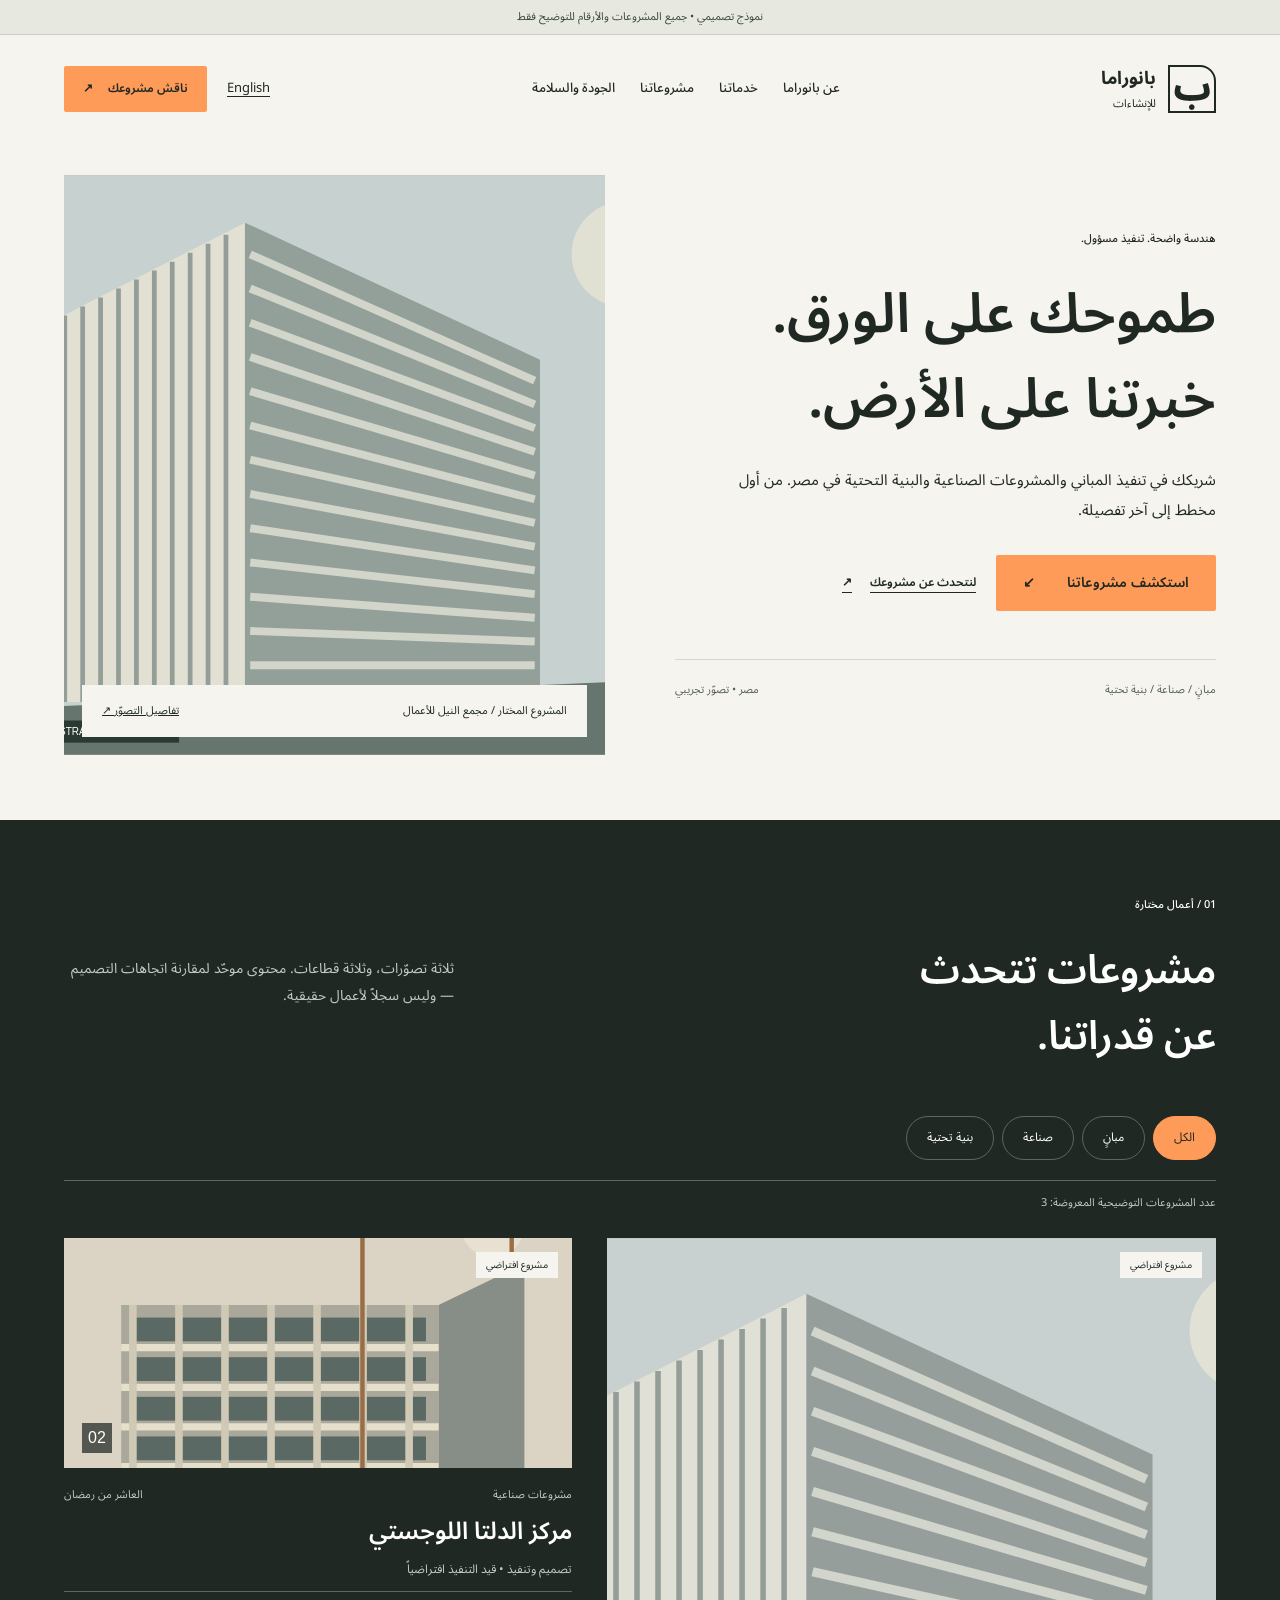
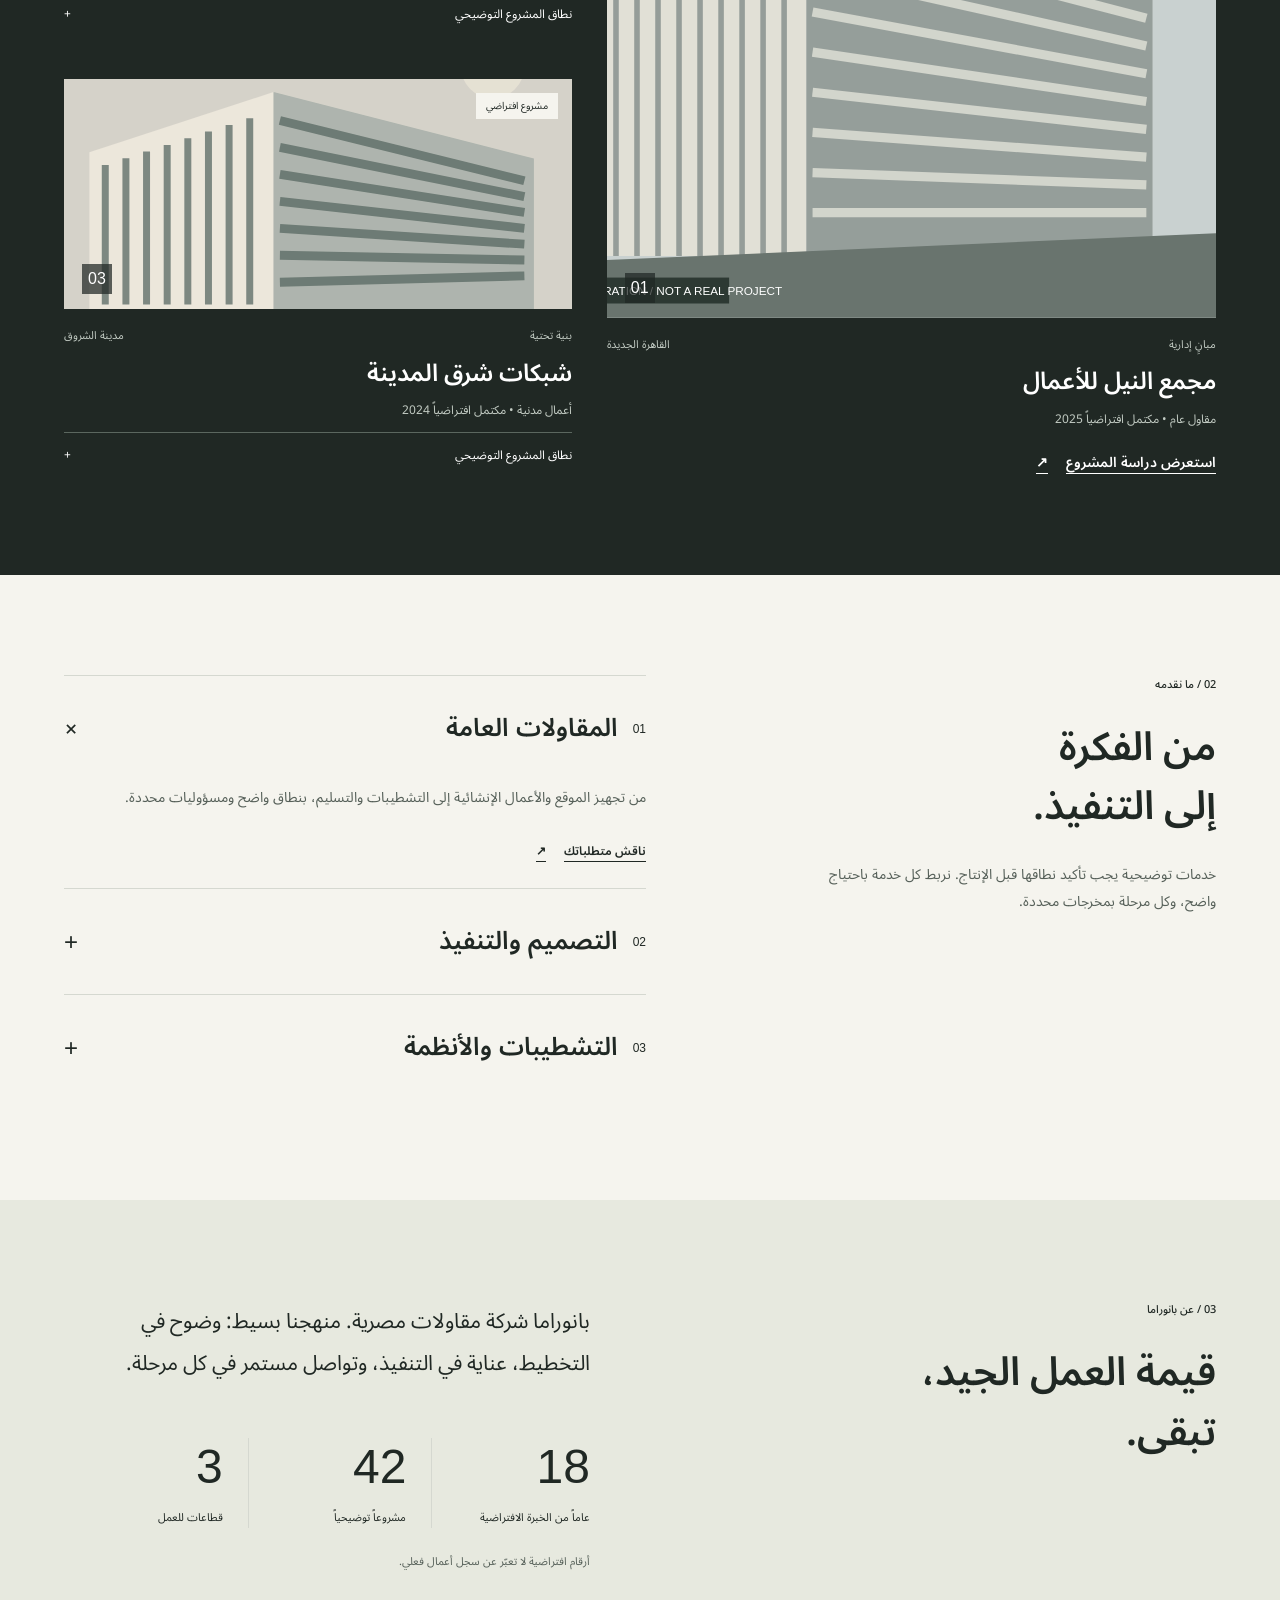
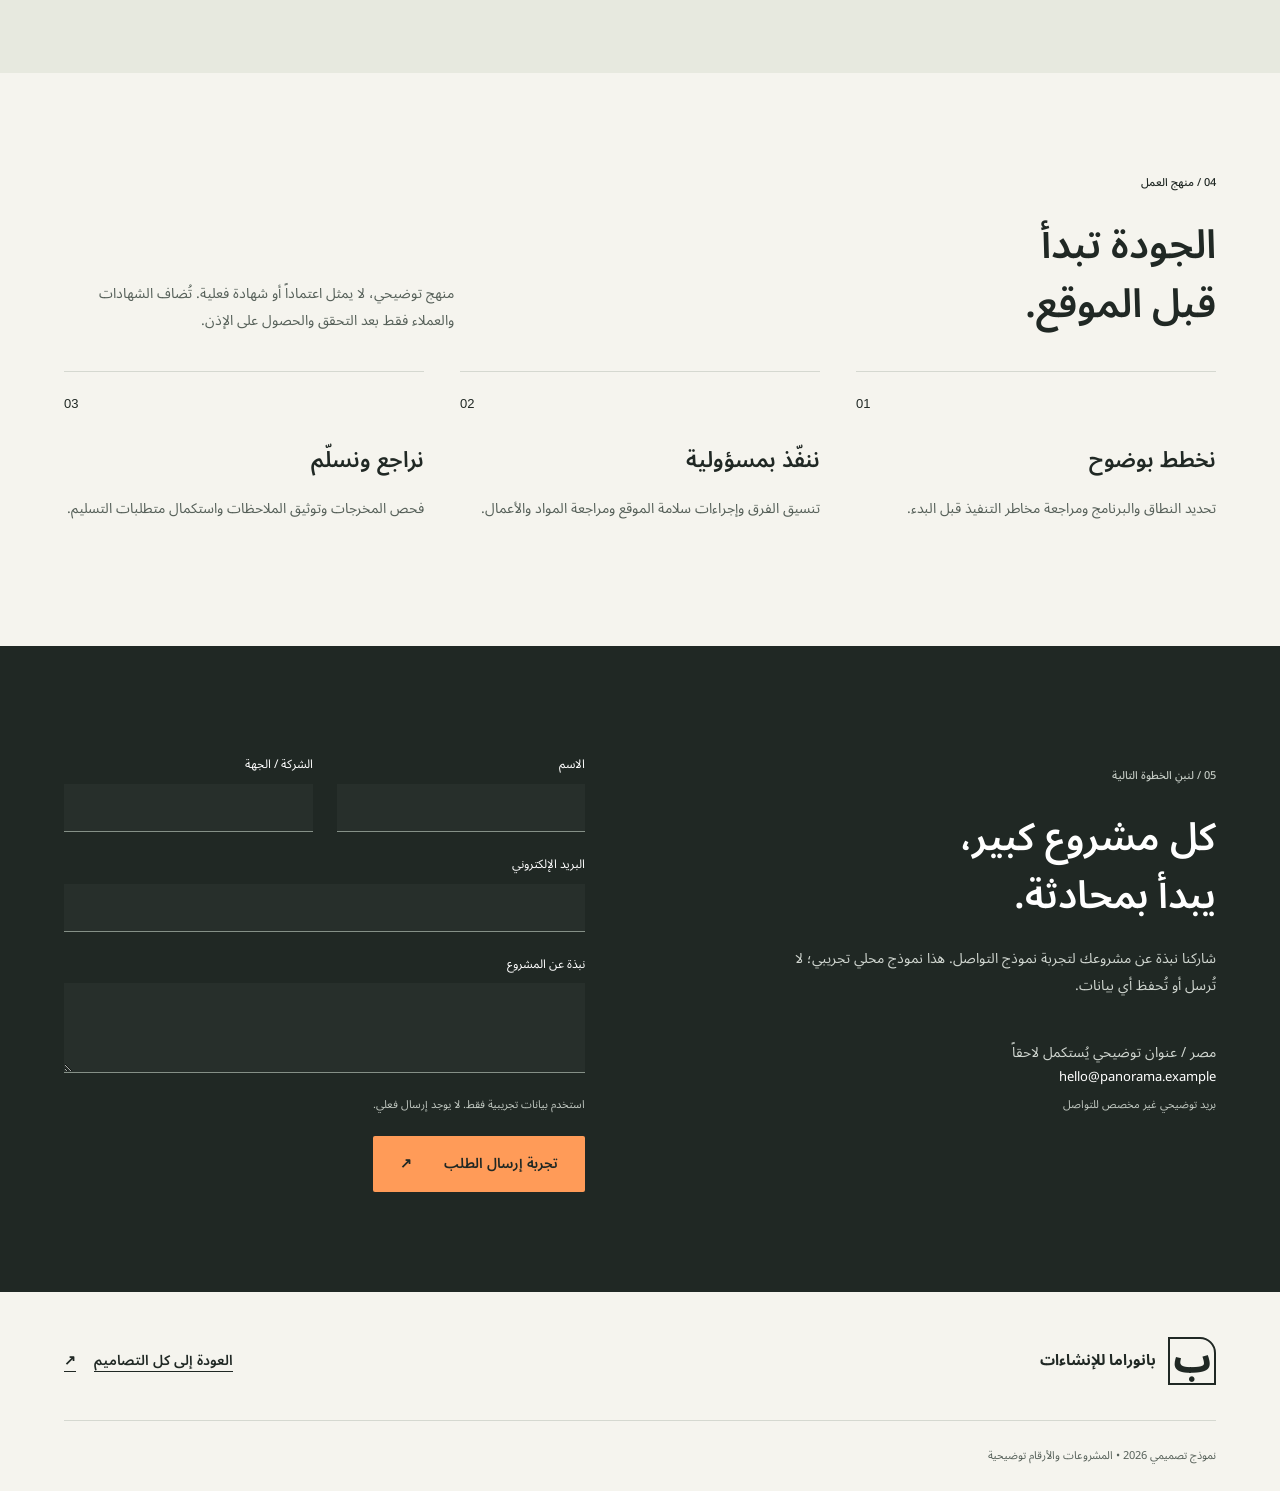
<file: designs/v1/direction-c.html>
<!doctype html>
<html lang="ar" dir="rtl"><head><meta charset="utf-8"><meta name="viewport" content="width=device-width, initial-scale=1"><meta name="robots" content="noindex,nofollow"><meta name="description" content="تصورات تصميمية لموقع بانوراما للإنشاءات، للمقارنة فقط."><title>C — Modern & Project-first | Panorama</title><link rel="icon" href="data:image/svg+xml,%3Csvg xmlns='http://www.w3.org/2000/svg' viewBox='0 0 44 44'%3E%3Crect width='44' height='44' fill='%231b4332'/%3E%3Cpath d='M7 36V18L22 7l15 11v18h-9V23h-12v13H7Z' fill='none' stroke='%23fff' stroke-width='2.5'/%3E%3C/svg%3E"><link rel="stylesheet" href="styles.css"><script src="app.js" defer></script></head><body class="direction-c"><a class="skip" href="#main"><span data-ar="انتقل إلى المحتوى" data-en="Skip to content">انتقل إلى المحتوى</span></a><div class="demo-bar"><span data-ar="نموذج تصميمي • جميع المشروعات والأرقام للتوضيح فقط" data-en="Design prototype • All projects and figures are illustrative">نموذج تصميمي • جميع المشروعات والأرقام للتوضيح فقط</span></div><header class="site-header wrap"><a class="brand" href="../../index.html"><span class="brand-symbol" aria-hidden="true">ب</span><span><strong data-ar="بانوراما" data-en="PANORAMA">بانوراما</strong><small data-ar="للإنشاءات" data-en="CONSTRUCTION">للإنشاءات</small></span></a><nav id="navigation" aria-label="التنقل الرئيسي" data-nav><a href="#about"><span data-ar="عن بانوراما" data-en="About">عن بانوراما</span></a><a href="#services"><span data-ar="خدماتنا" data-en="Services">خدماتنا</span></a><a href="#projects"><span data-ar="مشروعاتنا" data-en="Projects">مشروعاتنا</span></a><a href="#quality"><span data-ar="الجودة والسلامة" data-en="Quality &amp; safety">الجودة والسلامة</span></a></nav><div class="header-actions"><button class="lang-switch" type="button" lang="en" data-language>English</button><a class="button small header-cta" href="#contact"><span data-ar="ناقش مشروعك" data-en="Discuss your project">ناقش مشروعك</span> <span aria-hidden="true">↗</span></a><button class="menu-toggle" type="button" aria-expanded="false" aria-controls="navigation"><span data-ar="القائمة" data-en="Menu">القائمة</span> <span aria-hidden="true">☰</span></button></div></header><main id="main"><section class="hero hero-c wrap"><div class="hero-copy"><p class="eyebrow" data-ar="هندسة واضحة. تنفيذ مسؤول." data-en="CLEAR ENGINEERING. RESPONSIBLE DELIVERY.">هندسة واضحة. تنفيذ مسؤول.</p><h1 data-ar="طموحك على الورق.
خبرتنا على الأرض." data-en="Your vision on paper.
Our expertise on site.">طموحك على الورق.
خبرتنا على الأرض.</h1><p class="hero-intro" data-ar="شريكك في تنفيذ المباني والمشروعات الصناعية والبنية التحتية في مصر. من أول مخطط إلى آخر تفصيلة." data-en="Your construction partner for buildings, industrial projects and infrastructure in Egypt. From the first drawing to the final detail.">شريكك في تنفيذ المباني والمشروعات الصناعية والبنية التحتية في مصر. من أول مخطط إلى آخر تفصيلة.</p><div class="actions"><a class="button" href="#projects"><span data-ar="استكشف مشروعاتنا" data-en="Explore our projects">استكشف مشروعاتنا</span> <span aria-hidden="true">↙</span></a><a class="text-link" href="#contact"><span data-ar="لنتحدث عن مشروعك" data-en="Let’s discuss your project">لنتحدث عن مشروعك</span> <span aria-hidden="true">↗</span></a></div><div class="hero-bottom"><span class="micro" data-ar="مبانٍ / صناعة / بنية تحتية" data-en="BUILDINGS / INDUSTRIAL / INFRASTRUCTURE">مبانٍ / صناعة / بنية تحتية</span><span class="micro" data-ar="مصر • تصوّر تجريبي" data-en="EGYPT • DESIGN CONCEPT">مصر • تصوّر تجريبي</span></div></div><figure class="c-cover"><img class="" src="https://images.unsplash.com/photo-1486406146926-c627a92ad1ab?auto=format&amp;fit=crop&amp;w=1600&amp;q=85" data-fallback="assets/concept-0.svg" alt="صورة مرجعية لمعمار معاصر، لا تمثل مشروعاً للشركة" data-alt-ar="صورة مرجعية لمعمار معاصر، لا تمثل مشروعاً للشركة" data-alt-en="Reference architectural photograph; not company work" width="1600" height="1100" fetchpriority="high" onerror="this.onerror=null;this.dataset.failed='true';this.alt=document.documentElement.lang==='en'?'Original conceptual architecture illustration; not a real project':'رسم معماري تصوري أصلي؛ لا يمثل مشروعاً حقيقياً';this.src=this.dataset.fallback"><figcaption><span data-ar="المشروع المختار / مجمع النيل للأعمال" data-en="FEATURED / NILE BUSINESS CAMPUS">المشروع المختار / مجمع النيل للأعمال</span><a href="project-detail.html" data-locale-link><span data-ar="تفاصيل التصوّر" data-en="View concept">تفاصيل التصوّر</span> ↗</a></figcaption></figure></section><section class="portfolio section " id="projects"><div class="wrap"><div class="section-head"><div><p class="eyebrow" data-ar="01 / أعمال مختارة" data-en="01 / SELECTED WORK">01 / أعمال مختارة</p><h2 data-ar="مشروعات تتحدث
عن قدراتنا." data-en="Our work.
Our capabilities.">مشروعات تتحدث
عن قدراتنا.</h2></div><p data-ar="ثلاثة تصوّرات، وثلاثة قطاعات. محتوى موحّد لمقارنة اتجاهات التصميم — وليس سجلاً لأعمال حقيقية." data-en="Three concepts across three sectors. Consistent sample content to compare design directions, not a record of real work.">ثلاثة تصوّرات، وثلاثة قطاعات. محتوى موحّد لمقارنة اتجاهات التصميم — وليس سجلاً لأعمال حقيقية.</p></div><div class="filters" role="group" aria-label="تصفية المشروعات"><button type="button" data-filter="all" aria-pressed="true"><span data-ar="الكل" data-en="All projects">الكل</span></button><button type="button" data-filter="buildings" aria-pressed="false"><span data-ar="مبانٍ" data-en="Buildings">مبانٍ</span></button><button type="button" data-filter="industrial" aria-pressed="false"><span data-ar="صناعة" data-en="Industrial">صناعة</span></button><button type="button" data-filter="infrastructure" aria-pressed="false"><span data-ar="بنية تحتية" data-en="Infrastructure">بنية تحتية</span></button></div><p class="result-count micro" aria-live="polite"></p><div class="project-grid"><article class="project-card" data-sector="buildings"><div class="project-image"><img class="" src="https://images.unsplash.com/photo-1486406146926-c627a92ad1ab?auto=format&amp;fit=crop&amp;w=1600&amp;q=85" data-fallback="assets/concept-0.svg" alt="صورة مرجعية لمعمار معاصر، لا تمثل مشروعاً للشركة" data-alt-ar="صورة مرجعية لمعمار معاصر، لا تمثل مشروعاً للشركة" data-alt-en="Reference architectural photograph; not company work" width="1600" height="1100" loading="lazy" onerror="this.onerror=null;this.dataset.failed='true';this.alt=document.documentElement.lang==='en'?'Original conceptual architecture illustration; not a real project':'رسم معماري تصوري أصلي؛ لا يمثل مشروعاً حقيقياً';this.src=this.dataset.fallback"><span class="project-tag" data-ar="مشروع افتراضي" data-en="DEMO PROJECT">مشروع افتراضي</span><span class="project-number" aria-hidden="true">01</span></div><div class="card-top"><span class="micro" data-ar="مبانٍ إدارية" data-en="Commercial buildings">مبانٍ إدارية</span><span class="micro" data-ar="القاهرة الجديدة" data-en="New Cairo">القاهرة الجديدة</span></div><h3 data-ar="مجمع النيل للأعمال" data-en="Nile Business Campus">مجمع النيل للأعمال</h3><p class="project-meta" data-ar="مقاول عام • مكتمل افتراضياً 2025" data-en="Main contractor • Illustrative completion 2025">مقاول عام • مكتمل افتراضياً 2025</p><a class="text-link" href="project-detail.html" data-locale-link><span data-ar="استعرض دراسة المشروع" data-en="Explore the case study">استعرض دراسة المشروع</span> <span aria-hidden="true">↗</span></a></article><article class="project-card" data-sector="industrial"><div class="project-image"><img class="" src="https://images.unsplash.com/photo-1504307651254-35680f356dfd?auto=format&amp;fit=crop&amp;w=1600&amp;q=85" data-fallback="assets/concept-1.svg" alt="صورة مرجعية لموقع إنشاءات، لا تمثل مشروعاً للشركة" data-alt-ar="صورة مرجعية لموقع إنشاءات، لا تمثل مشروعاً للشركة" data-alt-en="Reference construction photograph; not company work" width="1600" height="1100" loading="lazy" onerror="this.onerror=null;this.dataset.failed='true';this.alt=document.documentElement.lang==='en'?'Original conceptual architecture illustration; not a real project':'رسم معماري تصوري أصلي؛ لا يمثل مشروعاً حقيقياً';this.src=this.dataset.fallback"><span class="project-tag" data-ar="مشروع افتراضي" data-en="DEMO PROJECT">مشروع افتراضي</span><span class="project-number" aria-hidden="true">02</span></div><div class="card-top"><span class="micro" data-ar="مشروعات صناعية" data-en="Industrial projects">مشروعات صناعية</span><span class="micro" data-ar="العاشر من رمضان" data-en="10th of Ramadan">العاشر من رمضان</span></div><h3 data-ar="مركز الدلتا اللوجستي" data-en="Delta Logistics Hub">مركز الدلتا اللوجستي</h3><p class="project-meta" data-ar="تصميم وتنفيذ • قيد التنفيذ افتراضياً" data-en="Design &amp; build • Illustratively in progress">تصميم وتنفيذ • قيد التنفيذ افتراضياً</p><details><summary><span data-ar="نطاق المشروع التوضيحي" data-en="Illustrative project scope">نطاق المشروع التوضيحي</span> <span aria-hidden="true">+</span></summary><p data-ar="هياكل معدنية ومساحات تخزين وخدمات تشغيل ضمن مشروع لوجستي افتراضي." data-en="Steel structures, storage and operational services for an illustrative logistics hub.">هياكل معدنية ومساحات تخزين وخدمات تشغيل ضمن مشروع لوجستي افتراضي.</p></details></article><article class="project-card" data-sector="infrastructure"><div class="project-image"><img class="" src="https://images.unsplash.com/photo-1503387762-592deb58ef4e?auto=format&amp;fit=crop&amp;w=1600&amp;q=85" data-fallback="assets/concept-2.svg" alt="صورة مرجعية لمبنى، لا تمثل مشروعاً للشركة" data-alt-ar="صورة مرجعية لمبنى، لا تمثل مشروعاً للشركة" data-alt-en="Reference building photograph; not company work" width="1600" height="1100" loading="lazy" onerror="this.onerror=null;this.dataset.failed='true';this.alt=document.documentElement.lang==='en'?'Original conceptual architecture illustration; not a real project':'رسم معماري تصوري أصلي؛ لا يمثل مشروعاً حقيقياً';this.src=this.dataset.fallback"><span class="project-tag" data-ar="مشروع افتراضي" data-en="DEMO PROJECT">مشروع افتراضي</span><span class="project-number" aria-hidden="true">03</span></div><div class="card-top"><span class="micro" data-ar="بنية تحتية" data-en="Infrastructure">بنية تحتية</span><span class="micro" data-ar="مدينة الشروق" data-en="El Shorouk">مدينة الشروق</span></div><h3 data-ar="شبكات شرق المدينة" data-en="East City Utilities">شبكات شرق المدينة</h3><p class="project-meta" data-ar="أعمال مدنية • مكتمل افتراضياً 2024" data-en="Civil works • Illustrative completion 2024">أعمال مدنية • مكتمل افتراضياً 2024</p><details><summary><span data-ar="نطاق المشروع التوضيحي" data-en="Illustrative project scope">نطاق المشروع التوضيحي</span> <span aria-hidden="true">+</span></summary><p data-ar="تنفيذ شبكات مرافق وأعمال طرق داخلية ضمن مخطط افتراضي لتطوير موقع." data-en="Utility networks and internal roads for an illustrative site development.">تنفيذ شبكات مرافق وأعمال طرق داخلية ضمن مخطط افتراضي لتطوير موقع.</p></details></article></div></div></section><section class="services section wrap" id="services"><div class="section-head"><div><p class="eyebrow" data-ar="02 / ما نقدمه" data-en="02 / OUR SERVICES">02 / ما نقدمه</p><h2 data-ar="من الفكرة
إلى التنفيذ." data-en="From intention
to construction.">من الفكرة
إلى التنفيذ.</h2></div><p data-ar="خدمات توضيحية يجب تأكيد نطاقها قبل الإنتاج. نربط كل خدمة باحتياج واضح، وكل مرحلة بمخرجات محددة." data-en="Illustrative services to confirm before production. A clear client need for every service, a defined output for every stage.">خدمات توضيحية يجب تأكيد نطاقها قبل الإنتاج. نربط كل خدمة باحتياج واضح، وكل مرحلة بمخرجات محددة.</p></div><div class="service-list"><details open><summary><span class="service-num" dir="ltr">01</span><h3 data-ar="المقاولات العامة" data-en="General contracting">المقاولات العامة</h3><span class="plus" aria-hidden="true">+</span></summary><p data-ar="من تجهيز الموقع والأعمال الإنشائية إلى التشطيبات والتسليم، بنطاق واضح ومسؤوليات محددة." data-en="From site preparation and structural work to finishes and handover, with a clear scope and defined responsibilities.">من تجهيز الموقع والأعمال الإنشائية إلى التشطيبات والتسليم، بنطاق واضح ومسؤوليات محددة.</p><a class="text-link" href="#contact"><span data-ar="ناقش متطلباتك" data-en="Discuss your requirements">ناقش متطلباتك</span> ↗</a></details><details ><summary><span class="service-num" dir="ltr">02</span><h3 data-ar="التصميم والتنفيذ" data-en="Design &amp; build">التصميم والتنفيذ</h3><span class="plus" aria-hidden="true">+</span></summary><p data-ar="تنسيق التصميم ومتطلبات التنفيذ ضمن مسار متكامل، وفق احتياجات كل مشروع." data-en="Coordinating design and construction requirements through an integrated project delivery approach.">تنسيق التصميم ومتطلبات التنفيذ ضمن مسار متكامل، وفق احتياجات كل مشروع.</p><a class="text-link" href="#contact"><span data-ar="ناقش متطلباتك" data-en="Discuss your requirements">ناقش متطلباتك</span> ↗</a></details><details ><summary><span class="service-num" dir="ltr">03</span><h3 data-ar="التشطيبات والأنظمة" data-en="Fit-out &amp; MEP">التشطيبات والأنظمة</h3><span class="plus" aria-hidden="true">+</span></summary><p data-ar="تنسيق التفاصيل المعمارية والأعمال الكهروميكانيكية لضمان جاهزية المساحات للاستخدام." data-en="Coordinating architectural finishes and building systems to prepare spaces for use.">تنسيق التفاصيل المعمارية والأعمال الكهروميكانيكية لضمان جاهزية المساحات للاستخدام.</p><a class="text-link" href="#contact"><span data-ar="ناقش متطلباتك" data-en="Discuss your requirements">ناقش متطلباتك</span> ↗</a></details></div></section><section class="about section" id="about"><div class="wrap about-grid"><div><p class="eyebrow" data-ar="03 / عن بانوراما" data-en="03 / ABOUT PANORAMA">03 / عن بانوراما</p><h2 data-ar="قيمة العمل الجيد،
تبقى." data-en="The value of good work
lasts.">قيمة العمل الجيد،
تبقى.</h2></div><div><p class="large-copy" data-ar="بانوراما شركة مقاولات مصرية. منهجنا بسيط: وضوح في التخطيط، عناية في التنفيذ، وتواصل مستمر في كل مرحلة." data-en="Panorama is an Egyptian construction company. The idea is simple: clear planning, careful execution and communication at every stage.">بانوراما شركة مقاولات مصرية. منهجنا بسيط: وضوح في التخطيط، عناية في التنفيذ، وتواصل مستمر في كل مرحلة.</p><div class="stats"><div><b dir="ltr">18</b><span data-ar="عاماً من الخبرة الافتراضية" data-en="Illustrative years of experience">عاماً من الخبرة الافتراضية</span></div><div><b dir="ltr">42</b><span data-ar="مشروعاً توضيحياً" data-en="Illustrative completed projects">مشروعاً توضيحياً</span></div><div><b dir="ltr">3</b><span data-ar="قطاعات للعمل" data-en="Sectors">قطاعات للعمل</span></div></div><p class="micro"><span data-ar="أرقام افتراضية لا تعبّر عن سجل أعمال فعلي." data-en="Illustrative figures; they do not represent a real delivery record.">أرقام افتراضية لا تعبّر عن سجل أعمال فعلي.</span></p></div></div></section><section class="quality section wrap" id="quality"><div class="section-head"><div><p class="eyebrow" data-ar="04 / منهج العمل" data-en="04 / DELIVERY APPROACH">04 / منهج العمل</p><h2 data-ar="الجودة تبدأ
قبل الموقع." data-en="Quality starts
before the site.">الجودة تبدأ
قبل الموقع.</h2></div><p data-ar="منهج توضيحي، لا يمثل اعتماداً أو شهادة فعلية. تُضاف الشهادات والعملاء فقط بعد التحقق والحصول على الإذن." data-en="An illustrative approach, not a certification claim. Certificates and clients will be added only after verification and permission.">منهج توضيحي، لا يمثل اعتماداً أو شهادة فعلية. تُضاف الشهادات والعملاء فقط بعد التحقق والحصول على الإذن.</p></div><div class="process-grid"><article><span class="step" dir="ltr">01</span><h3 data-ar="نخطط بوضوح" data-en="Plan clearly">نخطط بوضوح</h3><p data-ar="تحديد النطاق والبرنامج ومراجعة مخاطر التنفيذ قبل البدء." data-en="Define scope, programme and delivery risks before work begins.">تحديد النطاق والبرنامج ومراجعة مخاطر التنفيذ قبل البدء.</p></article><article><span class="step" dir="ltr">02</span><h3 data-ar="ننفّذ بمسؤولية" data-en="Build responsibly">ننفّذ بمسؤولية</h3><p data-ar="تنسيق الفرق وإجراءات سلامة الموقع ومراجعة المواد والأعمال." data-en="Coordinate teams, site safety procedures and material/work inspections.">تنسيق الفرق وإجراءات سلامة الموقع ومراجعة المواد والأعمال.</p></article><article><span class="step" dir="ltr">03</span><h3 data-ar="نراجع ونسلّم" data-en="Review and hand over">نراجع ونسلّم</h3><p data-ar="فحص المخرجات وتوثيق الملاحظات واستكمال متطلبات التسليم." data-en="Inspect deliverables, record outstanding items and complete handover requirements.">فحص المخرجات وتوثيق الملاحظات واستكمال متطلبات التسليم.</p></article></div></section><section class="contact section" id="contact"><div class="wrap contact-grid"><div><p class="eyebrow" data-ar="05 / لنبنِ الخطوة التالية" data-en="05 / THE NEXT STEP">05 / لنبنِ الخطوة التالية</p><h2 data-ar="كل مشروع كبير،
يبدأ بمحادثة." data-en="Every great project
starts with a conversation.">كل مشروع كبير،
يبدأ بمحادثة.</h2><p data-ar="شاركنا نبذة عن مشروعك لتجربة نموذج التواصل. هذا نموذج محلي تجريبي؛ لا تُرسل أو تُحفظ أي بيانات." data-en="Try the inquiry form with a short project brief. This is a local demonstration; no information is sent or stored.">شاركنا نبذة عن مشروعك لتجربة نموذج التواصل. هذا نموذج محلي تجريبي؛ لا تُرسل أو تُحفظ أي بيانات.</p><div class="contact-note"><p data-ar="مصر / عنوان توضيحي يُستكمل لاحقاً" data-en="Egypt / Office address to be supplied">مصر / عنوان توضيحي يُستكمل لاحقاً</p><bdi>hello@panorama.example</bdi><small data-ar="بريد توضيحي غير مخصص للتواصل" data-en="Illustrative address; not a contact channel">بريد توضيحي غير مخصص للتواصل</small></div></div><form><div class="form-row"><label><span data-ar="الاسم" data-en="Your name">الاسم</span><input name="name" autocomplete="name" required maxlength="100"></label><label><span data-ar="الشركة / الجهة" data-en="Company / organization">الشركة / الجهة</span><input name="company" autocomplete="organization" maxlength="120"></label></div><label><span data-ar="البريد الإلكتروني" data-en="Email address">البريد الإلكتروني</span><input name="email" type="email" autocomplete="email" dir="ltr" required maxlength="200"></label><label><span data-ar="نبذة عن المشروع" data-en="Project brief">نبذة عن المشروع</span><textarea name="brief" rows="3" required maxlength="2000"></textarea></label><p class="micro"><span data-ar="استخدم بيانات تجريبية فقط. لا يوجد إرسال فعلي." data-en="Use sample information only. There is no actual submission.">استخدم بيانات تجريبية فقط. لا يوجد إرسال فعلي.</span></p><button class="button" type="submit"><span data-ar="تجربة إرسال الطلب" data-en="Simulate inquiry">تجربة إرسال الطلب</span> <span aria-hidden="true">↗</span></button><p class="form-status" role="status" tabindex="-1"></p></form></div></section></main><footer class="wrap"><div class="footer-top"><a class="brand" href="../../index.html"><span class="brand-symbol" aria-hidden="true">ب</span><strong data-ar="بانوراما للإنشاءات" data-en="PANORAMA CONSTRUCTION">بانوراما للإنشاءات</strong></a><a class="text-link" href="../../index.html"><span data-ar="العودة إلى كل التصاميم" data-en="Back to all designs">العودة إلى كل التصاميم</span> ↗</a></div><div class="footer-bottom"><span data-ar="نموذج تصميمي 2026 • المشروعات والأرقام توضيحية" data-en="Design prototype 2026 • Illustrative content, projects and figures">نموذج تصميمي 2026 • المشروعات والأرقام توضيحية</span></div></footer></body></html>
</file>
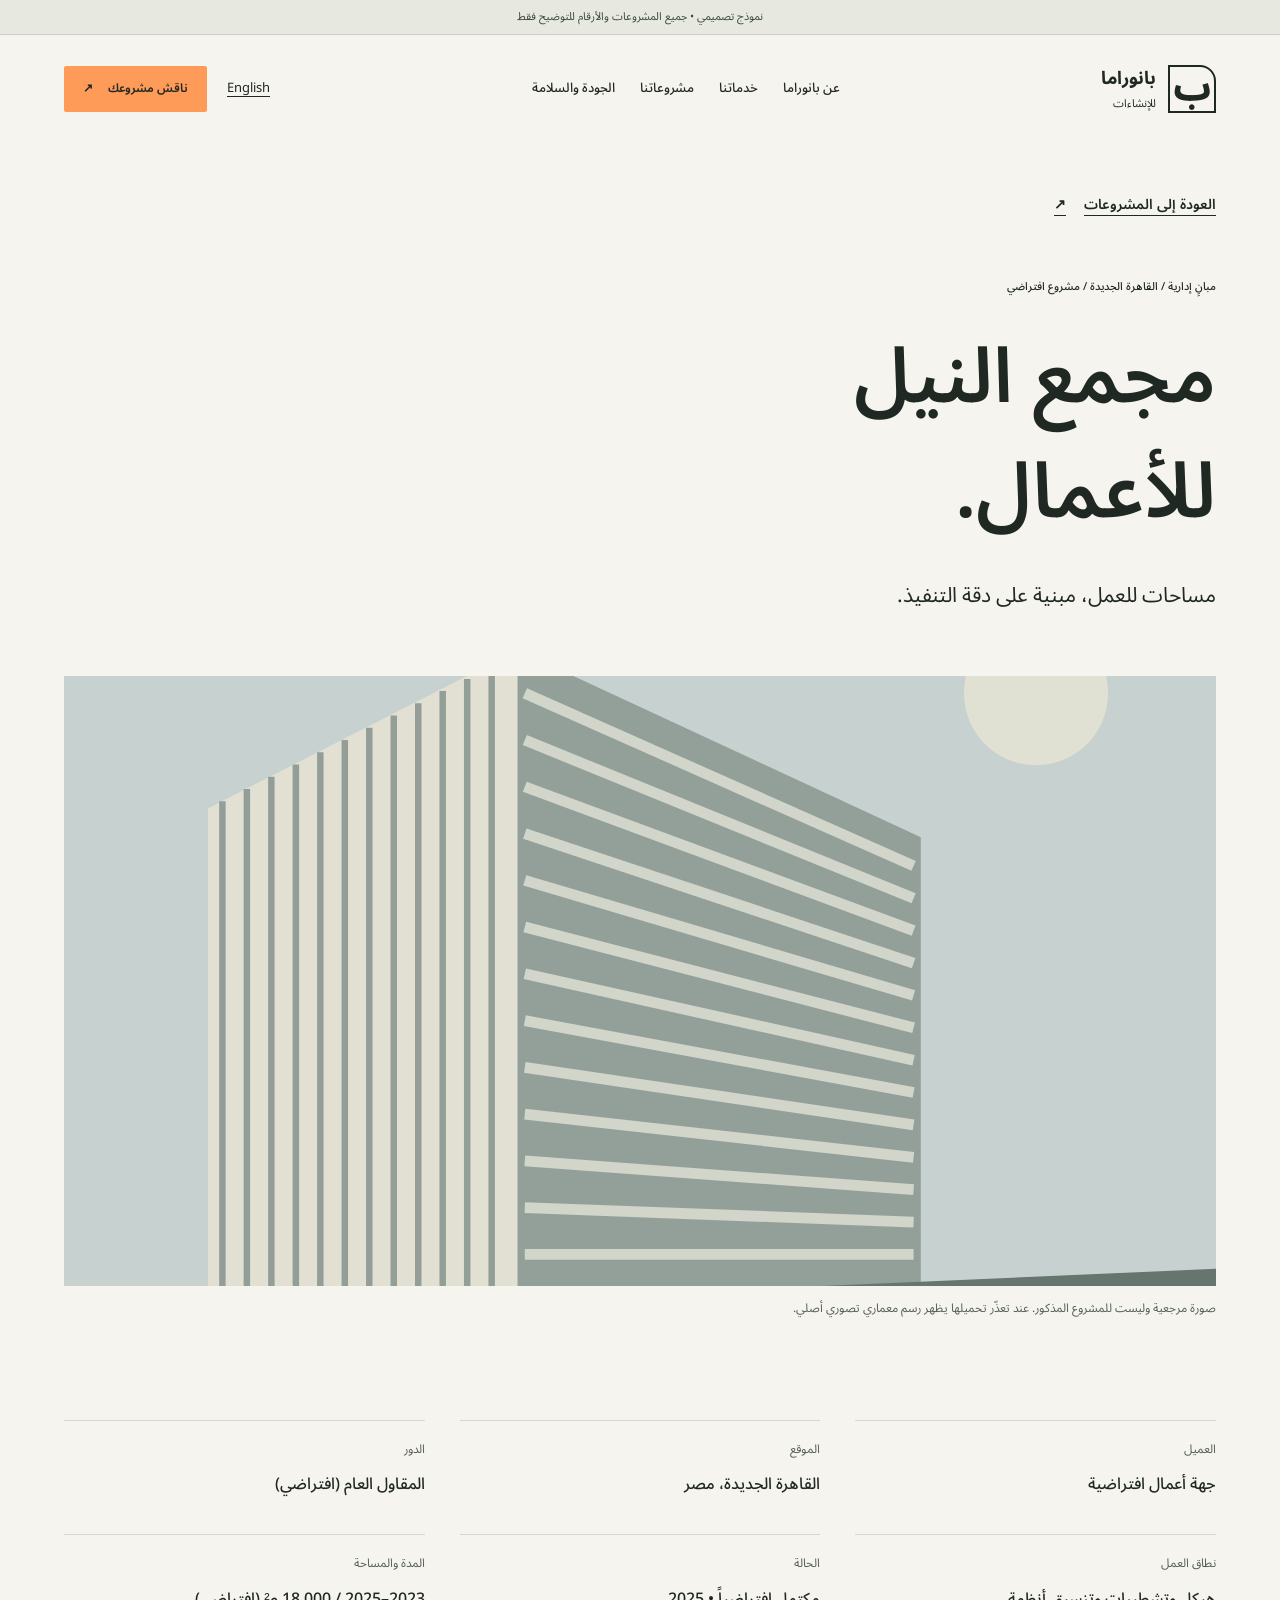
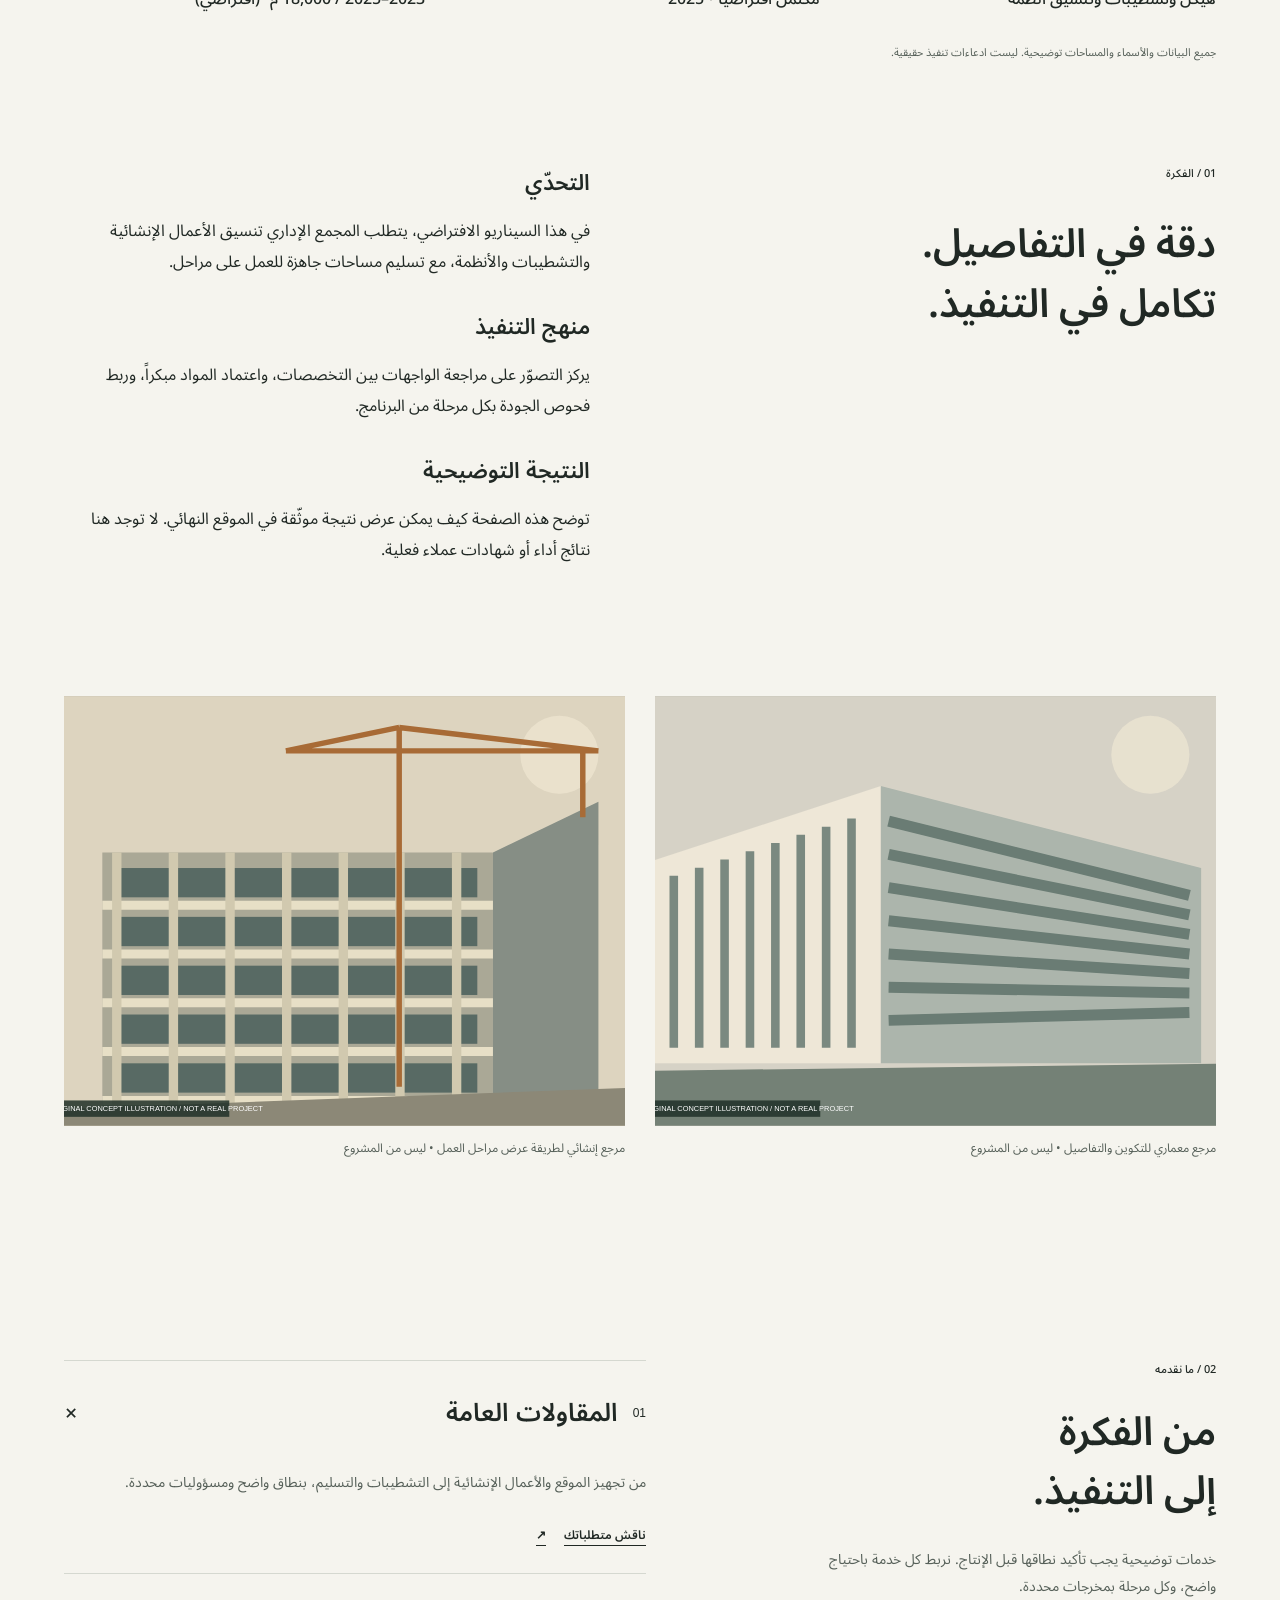
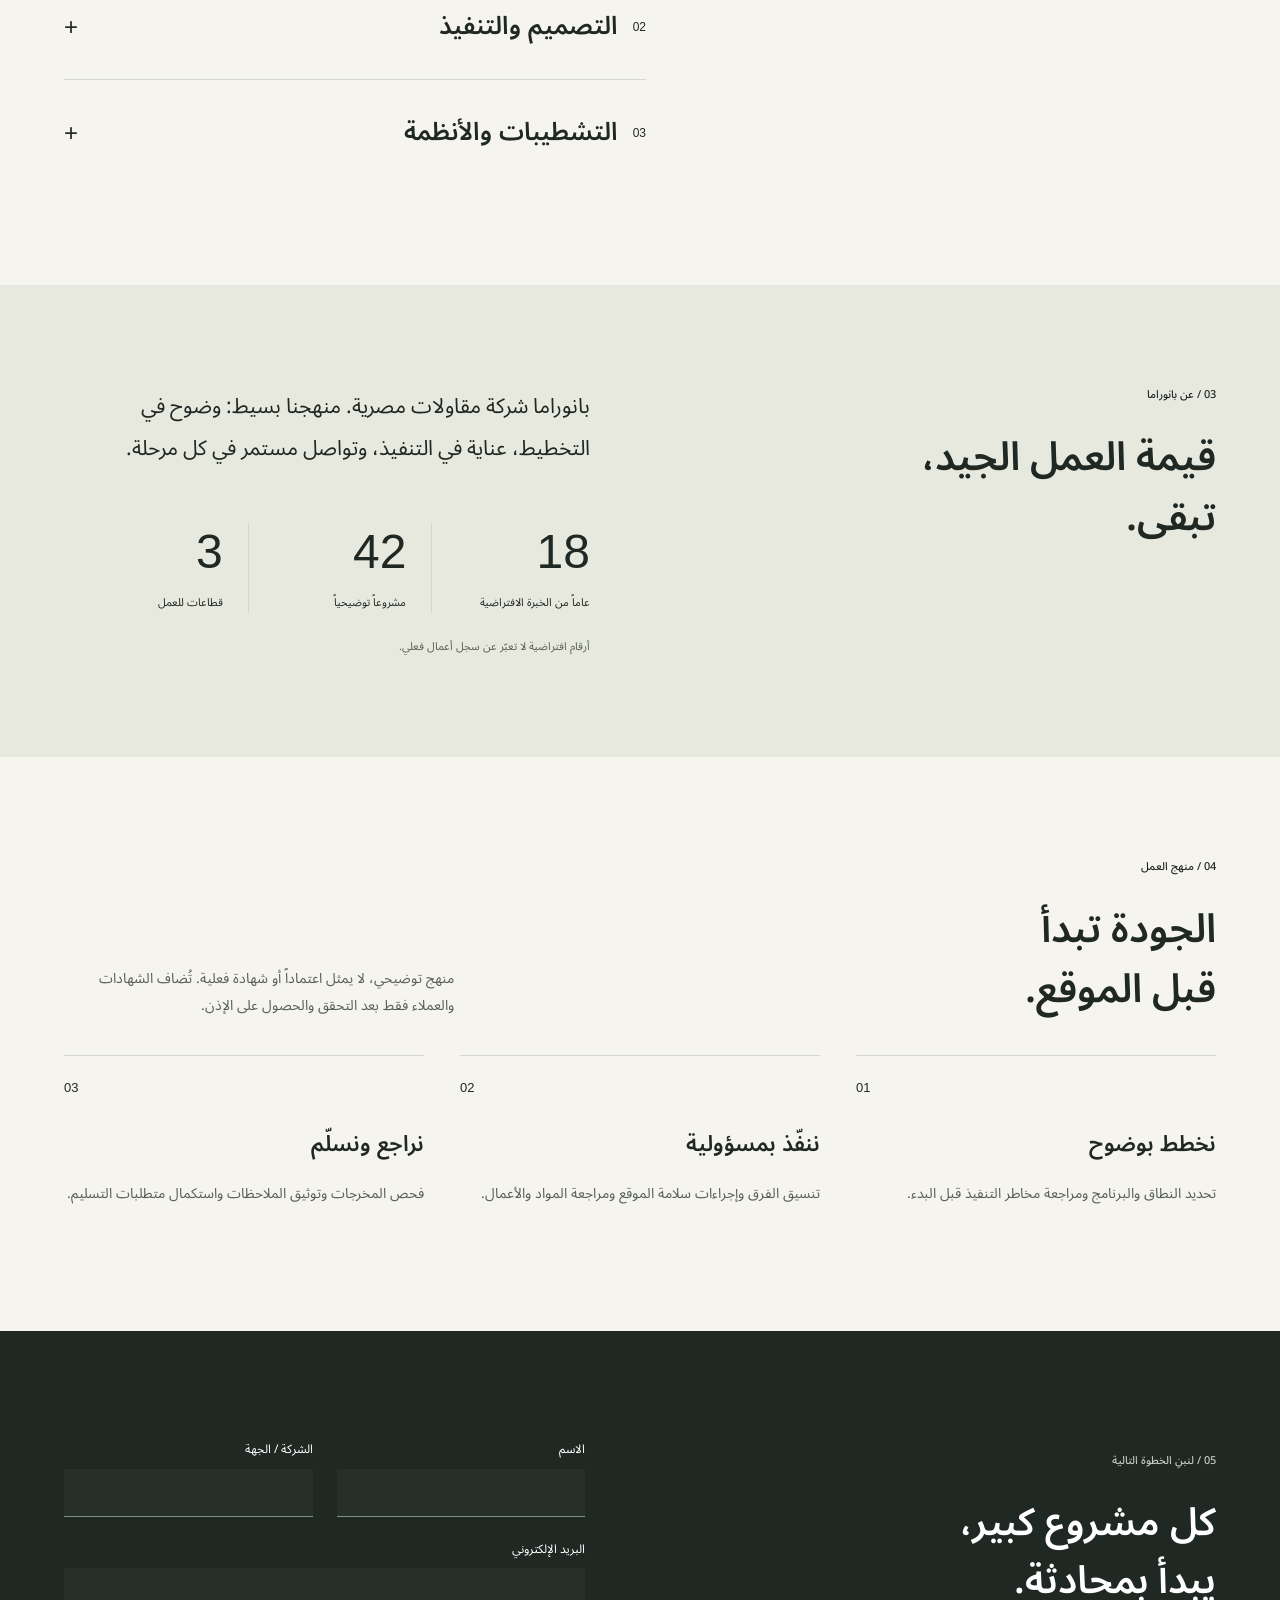
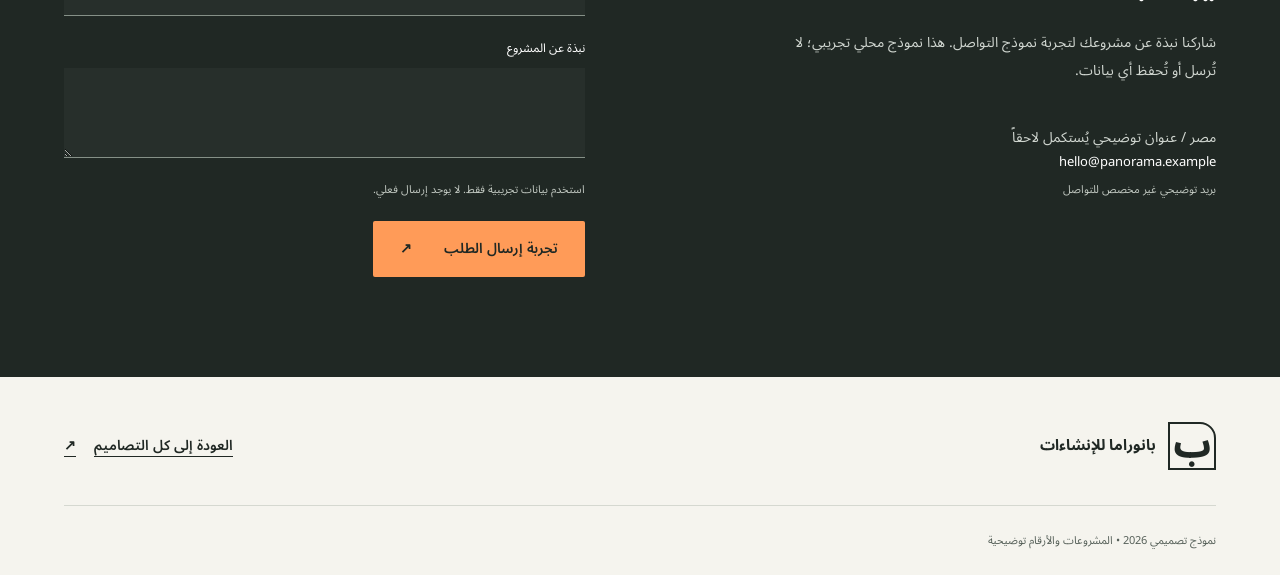
<file: designs/v1/project-detail.html>
<!doctype html>
<html lang="ar" dir="rtl"><head><meta charset="utf-8"><meta name="viewport" content="width=device-width, initial-scale=1"><meta name="robots" content="noindex,nofollow"><meta name="description" content="تصورات تصميمية لموقع بانوراما للإنشاءات، للمقارنة فقط."><title>مجمع النيل للأعمال — مشروع افتراضي | Panorama</title><link rel="icon" href="data:image/svg+xml,%3Csvg xmlns='http://www.w3.org/2000/svg' viewBox='0 0 44 44'%3E%3Crect width='44' height='44' fill='%231b4332'/%3E%3Cpath d='M7 36V18L22 7l15 11v18h-9V23h-12v13H7Z' fill='none' stroke='%23fff' stroke-width='2.5'/%3E%3C/svg%3E"><link rel="stylesheet" href="styles.css"><script src="app.js" defer></script></head><body class="direction-c"><a class="skip" href="#main"><span data-ar="انتقل إلى المحتوى" data-en="Skip to content">انتقل إلى المحتوى</span></a><div class="demo-bar"><span data-ar="نموذج تصميمي • جميع المشروعات والأرقام للتوضيح فقط" data-en="Design prototype • All projects and figures are illustrative">نموذج تصميمي • جميع المشروعات والأرقام للتوضيح فقط</span></div><header class="site-header wrap"><a class="brand" href="../../index.html"><span class="brand-symbol" aria-hidden="true">ب</span><span><strong data-ar="بانوراما" data-en="PANORAMA">بانوراما</strong><small data-ar="للإنشاءات" data-en="CONSTRUCTION">للإنشاءات</small></span></a><nav id="navigation" aria-label="التنقل الرئيسي" data-nav><a href="#about"><span data-ar="عن بانوراما" data-en="About">عن بانوراما</span></a><a href="#services"><span data-ar="خدماتنا" data-en="Services">خدماتنا</span></a><a href="direction-c.html#projects" data-locale-link><span data-ar="مشروعاتنا" data-en="Projects">مشروعاتنا</span></a><a href="#quality"><span data-ar="الجودة والسلامة" data-en="Quality &amp; safety">الجودة والسلامة</span></a></nav><div class="header-actions"><button class="lang-switch" type="button" lang="en" data-language>English</button><a class="button small header-cta" href="#contact"><span data-ar="ناقش مشروعك" data-en="Discuss your project">ناقش مشروعك</span> <span aria-hidden="true">↗</span></a><button class="menu-toggle" type="button" aria-expanded="false" aria-controls="navigation"><span data-ar="القائمة" data-en="Menu">القائمة</span> <span aria-hidden="true">☰</span></button></div></header><main id="main"><section class="detail-intro wrap"><a class="text-link" href="direction-c.html#projects" data-locale-link><span data-ar="العودة إلى المشروعات" data-en="Back to projects">العودة إلى المشروعات</span> ↗</a><p class="eyebrow" data-ar="مبانٍ إدارية / القاهرة الجديدة / مشروع افتراضي" data-en="COMMERCIAL / NEW CAIRO / DEMONSTRATION PROJECT">مبانٍ إدارية / القاهرة الجديدة / مشروع افتراضي</p><h1 data-ar="مجمع النيل
للأعمال." data-en="Nile Business
Campus.">مجمع النيل
للأعمال.</h1><p class="large-copy" data-ar="مساحات للعمل، مبنية على دقة التنفيذ." data-en="Spaces for work. Built with precision.">مساحات للعمل، مبنية على دقة التنفيذ.</p></section><figure class="detail-cover wrap"><img class="" src="https://images.unsplash.com/photo-1486406146926-c627a92ad1ab?auto=format&amp;fit=crop&amp;w=1600&amp;q=85" data-fallback="assets/concept-0.svg" alt="صورة مرجعية لمعمار معاصر، لا تمثل مشروعاً للشركة" data-alt-ar="صورة مرجعية لمعمار معاصر، لا تمثل مشروعاً للشركة" data-alt-en="Reference architectural photograph; not company work" width="1600" height="1100" fetchpriority="high" onerror="this.onerror=null;this.dataset.failed='true';this.alt=document.documentElement.lang==='en'?'Original conceptual architecture illustration; not a real project':'رسم معماري تصوري أصلي؛ لا يمثل مشروعاً حقيقياً';this.src=this.dataset.fallback"><figcaption><span data-ar="صورة مرجعية وليست للمشروع المذكور. عند تعذّر تحميلها يظهر رسم معماري تصوري أصلي." data-en="Reference photo, not the named project. An original conceptual architectural illustration appears if it cannot load.">صورة مرجعية وليست للمشروع المذكور. عند تعذّر تحميلها يظهر رسم معماري تصوري أصلي.</span></figcaption></figure><section class="wrap section"><div class="facts"><div><small data-ar="العميل" data-en="Client">العميل</small><strong data-ar="جهة أعمال افتراضية" data-en="Illustrative business client">جهة أعمال افتراضية</strong></div><div><small data-ar="الموقع" data-en="Location">الموقع</small><strong data-ar="القاهرة الجديدة، مصر" data-en="New Cairo, Egypt">القاهرة الجديدة، مصر</strong></div><div><small data-ar="الدور" data-en="Role">الدور</small><strong data-ar="المقاول العام (افتراضي)" data-en="Main contractor (illustrative)">المقاول العام (افتراضي)</strong></div><div><small data-ar="نطاق العمل" data-en="Scope">نطاق العمل</small><strong data-ar="هيكل وتشطيبات وتنسيق أنظمة" data-en="Structure, finishes &amp; systems coordination">هيكل وتشطيبات وتنسيق أنظمة</strong></div><div><small data-ar="الحالة" data-en="Status">الحالة</small><strong data-ar="مكتمل افتراضياً • 2025" data-en="Illustrative completion • 2025">مكتمل افتراضياً • 2025</strong></div><div><small data-ar="المدة والمساحة" data-en="Dates &amp; area">المدة والمساحة</small><strong data-ar="2023–2025 / 18,000 م² (افتراضي)" data-en="2023–2025 / 18,000 m² (illustrative)">2023–2025 / 18,000 م² (افتراضي)</strong></div></div><p class="micro"><span data-ar="جميع البيانات والأسماء والمساحات توضيحية. ليست ادعاءات تنفيذ حقيقية." data-en="All facts, names and quantities are illustrative. No actual delivery is claimed.">جميع البيانات والأسماء والمساحات توضيحية. ليست ادعاءات تنفيذ حقيقية.</span></p></section><section class="wrap case-story"><div><p class="eyebrow" data-ar="01 / الفكرة" data-en="01 / THE BRIEF">01 / الفكرة</p><h2 data-ar="دقة في التفاصيل.
تكامل في التنفيذ." data-en="Precision in detail.
Coordination in delivery.">دقة في التفاصيل.
تكامل في التنفيذ.</h2></div><div><h3 data-ar="التحدّي" data-en="The challenge">التحدّي</h3><p data-ar="في هذا السيناريو الافتراضي، يتطلب المجمع الإداري تنسيق الأعمال الإنشائية والتشطيبات والأنظمة، مع تسليم مساحات جاهزة للعمل على مراحل." data-en="In this illustrative scenario, the business campus requires coordination of structure, finishes and building systems, with workspaces handed over in phases.">في هذا السيناريو الافتراضي، يتطلب المجمع الإداري تنسيق الأعمال الإنشائية والتشطيبات والأنظمة، مع تسليم مساحات جاهزة للعمل على مراحل.</p><h3 data-ar="منهج التنفيذ" data-en="The delivery response">منهج التنفيذ</h3><p data-ar="يركز التصوّر على مراجعة الواجهات بين التخصصات، واعتماد المواد مبكراً، وربط فحوص الجودة بكل مرحلة من البرنامج." data-en="The concept focuses on coordination between trades, early material approvals and quality checks tied to each programme stage.">يركز التصوّر على مراجعة الواجهات بين التخصصات، واعتماد المواد مبكراً، وربط فحوص الجودة بكل مرحلة من البرنامج.</p><h3 data-ar="النتيجة التوضيحية" data-en="Illustrative outcome">النتيجة التوضيحية</h3><p data-ar="توضح هذه الصفحة كيف يمكن عرض نتيجة موثّقة في الموقع النهائي. لا توجد هنا نتائج أداء أو شهادات عملاء فعلية." data-en="This page demonstrates where a documented outcome would appear in the final website. It contains no actual performance results or client testimonials.">توضح هذه الصفحة كيف يمكن عرض نتيجة موثّقة في الموقع النهائي. لا توجد هنا نتائج أداء أو شهادات عملاء فعلية.</p></div></section><section class="wrap section detail-gallery"><figure><img class="" src="https://images.unsplash.com/photo-1503387762-592deb58ef4e?auto=format&amp;fit=crop&amp;w=1600&amp;q=85" data-fallback="assets/concept-2.svg" alt="صورة مرجعية لمبنى، لا تمثل مشروعاً للشركة" data-alt-ar="صورة مرجعية لمبنى، لا تمثل مشروعاً للشركة" data-alt-en="Reference building photograph; not company work" width="1600" height="1100" loading="lazy" onerror="this.onerror=null;this.dataset.failed='true';this.alt=document.documentElement.lang==='en'?'Original conceptual architecture illustration; not a real project':'رسم معماري تصوري أصلي؛ لا يمثل مشروعاً حقيقياً';this.src=this.dataset.fallback"><figcaption><span data-ar="مرجع معماري للتكوين والتفاصيل • ليس من المشروع" data-en="Architectural reference for form and detail • Not project photography">مرجع معماري للتكوين والتفاصيل • ليس من المشروع</span></figcaption></figure><figure><img class="" src="https://images.unsplash.com/photo-1504307651254-35680f356dfd?auto=format&amp;fit=crop&amp;w=1600&amp;q=85" data-fallback="assets/concept-1.svg" alt="صورة مرجعية لموقع إنشاءات، لا تمثل مشروعاً للشركة" data-alt-ar="صورة مرجعية لموقع إنشاءات، لا تمثل مشروعاً للشركة" data-alt-en="Reference construction photograph; not company work" width="1600" height="1100" loading="lazy" onerror="this.onerror=null;this.dataset.failed='true';this.alt=document.documentElement.lang==='en'?'Original conceptual architecture illustration; not a real project':'رسم معماري تصوري أصلي؛ لا يمثل مشروعاً حقيقياً';this.src=this.dataset.fallback"><figcaption><span data-ar="مرجع إنشائي لطريقة عرض مراحل العمل • ليس من المشروع" data-en="Construction reference for process storytelling • Not project photography">مرجع إنشائي لطريقة عرض مراحل العمل • ليس من المشروع</span></figcaption></figure></section><section class="services section wrap" id="services"><div class="section-head"><div><p class="eyebrow" data-ar="02 / ما نقدمه" data-en="02 / OUR SERVICES">02 / ما نقدمه</p><h2 data-ar="من الفكرة
إلى التنفيذ." data-en="From intention
to construction.">من الفكرة
إلى التنفيذ.</h2></div><p data-ar="خدمات توضيحية يجب تأكيد نطاقها قبل الإنتاج. نربط كل خدمة باحتياج واضح، وكل مرحلة بمخرجات محددة." data-en="Illustrative services to confirm before production. A clear client need for every service, a defined output for every stage.">خدمات توضيحية يجب تأكيد نطاقها قبل الإنتاج. نربط كل خدمة باحتياج واضح، وكل مرحلة بمخرجات محددة.</p></div><div class="service-list"><details open><summary><span class="service-num" dir="ltr">01</span><h3 data-ar="المقاولات العامة" data-en="General contracting">المقاولات العامة</h3><span class="plus" aria-hidden="true">+</span></summary><p data-ar="من تجهيز الموقع والأعمال الإنشائية إلى التشطيبات والتسليم، بنطاق واضح ومسؤوليات محددة." data-en="From site preparation and structural work to finishes and handover, with a clear scope and defined responsibilities.">من تجهيز الموقع والأعمال الإنشائية إلى التشطيبات والتسليم، بنطاق واضح ومسؤوليات محددة.</p><a class="text-link" href="#contact"><span data-ar="ناقش متطلباتك" data-en="Discuss your requirements">ناقش متطلباتك</span> ↗</a></details><details ><summary><span class="service-num" dir="ltr">02</span><h3 data-ar="التصميم والتنفيذ" data-en="Design &amp; build">التصميم والتنفيذ</h3><span class="plus" aria-hidden="true">+</span></summary><p data-ar="تنسيق التصميم ومتطلبات التنفيذ ضمن مسار متكامل، وفق احتياجات كل مشروع." data-en="Coordinating design and construction requirements through an integrated project delivery approach.">تنسيق التصميم ومتطلبات التنفيذ ضمن مسار متكامل، وفق احتياجات كل مشروع.</p><a class="text-link" href="#contact"><span data-ar="ناقش متطلباتك" data-en="Discuss your requirements">ناقش متطلباتك</span> ↗</a></details><details ><summary><span class="service-num" dir="ltr">03</span><h3 data-ar="التشطيبات والأنظمة" data-en="Fit-out &amp; MEP">التشطيبات والأنظمة</h3><span class="plus" aria-hidden="true">+</span></summary><p data-ar="تنسيق التفاصيل المعمارية والأعمال الكهروميكانيكية لضمان جاهزية المساحات للاستخدام." data-en="Coordinating architectural finishes and building systems to prepare spaces for use.">تنسيق التفاصيل المعمارية والأعمال الكهروميكانيكية لضمان جاهزية المساحات للاستخدام.</p><a class="text-link" href="#contact"><span data-ar="ناقش متطلباتك" data-en="Discuss your requirements">ناقش متطلباتك</span> ↗</a></details></div></section><section class="about section" id="about"><div class="wrap about-grid"><div><p class="eyebrow" data-ar="03 / عن بانوراما" data-en="03 / ABOUT PANORAMA">03 / عن بانوراما</p><h2 data-ar="قيمة العمل الجيد،
تبقى." data-en="The value of good work
lasts.">قيمة العمل الجيد،
تبقى.</h2></div><div><p class="large-copy" data-ar="بانوراما شركة مقاولات مصرية. منهجنا بسيط: وضوح في التخطيط، عناية في التنفيذ، وتواصل مستمر في كل مرحلة." data-en="Panorama is an Egyptian construction company. The idea is simple: clear planning, careful execution and communication at every stage.">بانوراما شركة مقاولات مصرية. منهجنا بسيط: وضوح في التخطيط، عناية في التنفيذ، وتواصل مستمر في كل مرحلة.</p><div class="stats"><div><b dir="ltr">18</b><span data-ar="عاماً من الخبرة الافتراضية" data-en="Illustrative years of experience">عاماً من الخبرة الافتراضية</span></div><div><b dir="ltr">42</b><span data-ar="مشروعاً توضيحياً" data-en="Illustrative completed projects">مشروعاً توضيحياً</span></div><div><b dir="ltr">3</b><span data-ar="قطاعات للعمل" data-en="Sectors">قطاعات للعمل</span></div></div><p class="micro"><span data-ar="أرقام افتراضية لا تعبّر عن سجل أعمال فعلي." data-en="Illustrative figures; they do not represent a real delivery record.">أرقام افتراضية لا تعبّر عن سجل أعمال فعلي.</span></p></div></div></section><section class="quality section wrap" id="quality"><div class="section-head"><div><p class="eyebrow" data-ar="04 / منهج العمل" data-en="04 / DELIVERY APPROACH">04 / منهج العمل</p><h2 data-ar="الجودة تبدأ
قبل الموقع." data-en="Quality starts
before the site.">الجودة تبدأ
قبل الموقع.</h2></div><p data-ar="منهج توضيحي، لا يمثل اعتماداً أو شهادة فعلية. تُضاف الشهادات والعملاء فقط بعد التحقق والحصول على الإذن." data-en="An illustrative approach, not a certification claim. Certificates and clients will be added only after verification and permission.">منهج توضيحي، لا يمثل اعتماداً أو شهادة فعلية. تُضاف الشهادات والعملاء فقط بعد التحقق والحصول على الإذن.</p></div><div class="process-grid"><article><span class="step" dir="ltr">01</span><h3 data-ar="نخطط بوضوح" data-en="Plan clearly">نخطط بوضوح</h3><p data-ar="تحديد النطاق والبرنامج ومراجعة مخاطر التنفيذ قبل البدء." data-en="Define scope, programme and delivery risks before work begins.">تحديد النطاق والبرنامج ومراجعة مخاطر التنفيذ قبل البدء.</p></article><article><span class="step" dir="ltr">02</span><h3 data-ar="ننفّذ بمسؤولية" data-en="Build responsibly">ننفّذ بمسؤولية</h3><p data-ar="تنسيق الفرق وإجراءات سلامة الموقع ومراجعة المواد والأعمال." data-en="Coordinate teams, site safety procedures and material/work inspections.">تنسيق الفرق وإجراءات سلامة الموقع ومراجعة المواد والأعمال.</p></article><article><span class="step" dir="ltr">03</span><h3 data-ar="نراجع ونسلّم" data-en="Review and hand over">نراجع ونسلّم</h3><p data-ar="فحص المخرجات وتوثيق الملاحظات واستكمال متطلبات التسليم." data-en="Inspect deliverables, record outstanding items and complete handover requirements.">فحص المخرجات وتوثيق الملاحظات واستكمال متطلبات التسليم.</p></article></div></section><section class="contact section" id="contact"><div class="wrap contact-grid"><div><p class="eyebrow" data-ar="05 / لنبنِ الخطوة التالية" data-en="05 / THE NEXT STEP">05 / لنبنِ الخطوة التالية</p><h2 data-ar="كل مشروع كبير،
يبدأ بمحادثة." data-en="Every great project
starts with a conversation.">كل مشروع كبير،
يبدأ بمحادثة.</h2><p data-ar="شاركنا نبذة عن مشروعك لتجربة نموذج التواصل. هذا نموذج محلي تجريبي؛ لا تُرسل أو تُحفظ أي بيانات." data-en="Try the inquiry form with a short project brief. This is a local demonstration; no information is sent or stored.">شاركنا نبذة عن مشروعك لتجربة نموذج التواصل. هذا نموذج محلي تجريبي؛ لا تُرسل أو تُحفظ أي بيانات.</p><div class="contact-note"><p data-ar="مصر / عنوان توضيحي يُستكمل لاحقاً" data-en="Egypt / Office address to be supplied">مصر / عنوان توضيحي يُستكمل لاحقاً</p><bdi>hello@panorama.example</bdi><small data-ar="بريد توضيحي غير مخصص للتواصل" data-en="Illustrative address; not a contact channel">بريد توضيحي غير مخصص للتواصل</small></div></div><form><div class="form-row"><label><span data-ar="الاسم" data-en="Your name">الاسم</span><input name="name" autocomplete="name" required maxlength="100"></label><label><span data-ar="الشركة / الجهة" data-en="Company / organization">الشركة / الجهة</span><input name="company" autocomplete="organization" maxlength="120"></label></div><label><span data-ar="البريد الإلكتروني" data-en="Email address">البريد الإلكتروني</span><input name="email" type="email" autocomplete="email" dir="ltr" required maxlength="200"></label><label><span data-ar="نبذة عن المشروع" data-en="Project brief">نبذة عن المشروع</span><textarea name="brief" rows="3" required maxlength="2000"></textarea></label><p class="micro"><span data-ar="استخدم بيانات تجريبية فقط. لا يوجد إرسال فعلي." data-en="Use sample information only. There is no actual submission.">استخدم بيانات تجريبية فقط. لا يوجد إرسال فعلي.</span></p><button class="button" type="submit"><span data-ar="تجربة إرسال الطلب" data-en="Simulate inquiry">تجربة إرسال الطلب</span> <span aria-hidden="true">↗</span></button><p class="form-status" role="status" tabindex="-1"></p></form></div></section></main><footer class="wrap"><div class="footer-top"><a class="brand" href="../../index.html"><span class="brand-symbol" aria-hidden="true">ب</span><strong data-ar="بانوراما للإنشاءات" data-en="PANORAMA CONSTRUCTION">بانوراما للإنشاءات</strong></a><a class="text-link" href="../../index.html"><span data-ar="العودة إلى كل التصاميم" data-en="Back to all designs">العودة إلى كل التصاميم</span> ↗</a></div><div class="footer-bottom"><span data-ar="نموذج تصميمي 2026 • المشروعات والأرقام توضيحية" data-en="Design prototype 2026 • Illustrative content, projects and figures">نموذج تصميمي 2026 • المشروعات والأرقام توضيحية</span></div></footer></body></html>
</file>
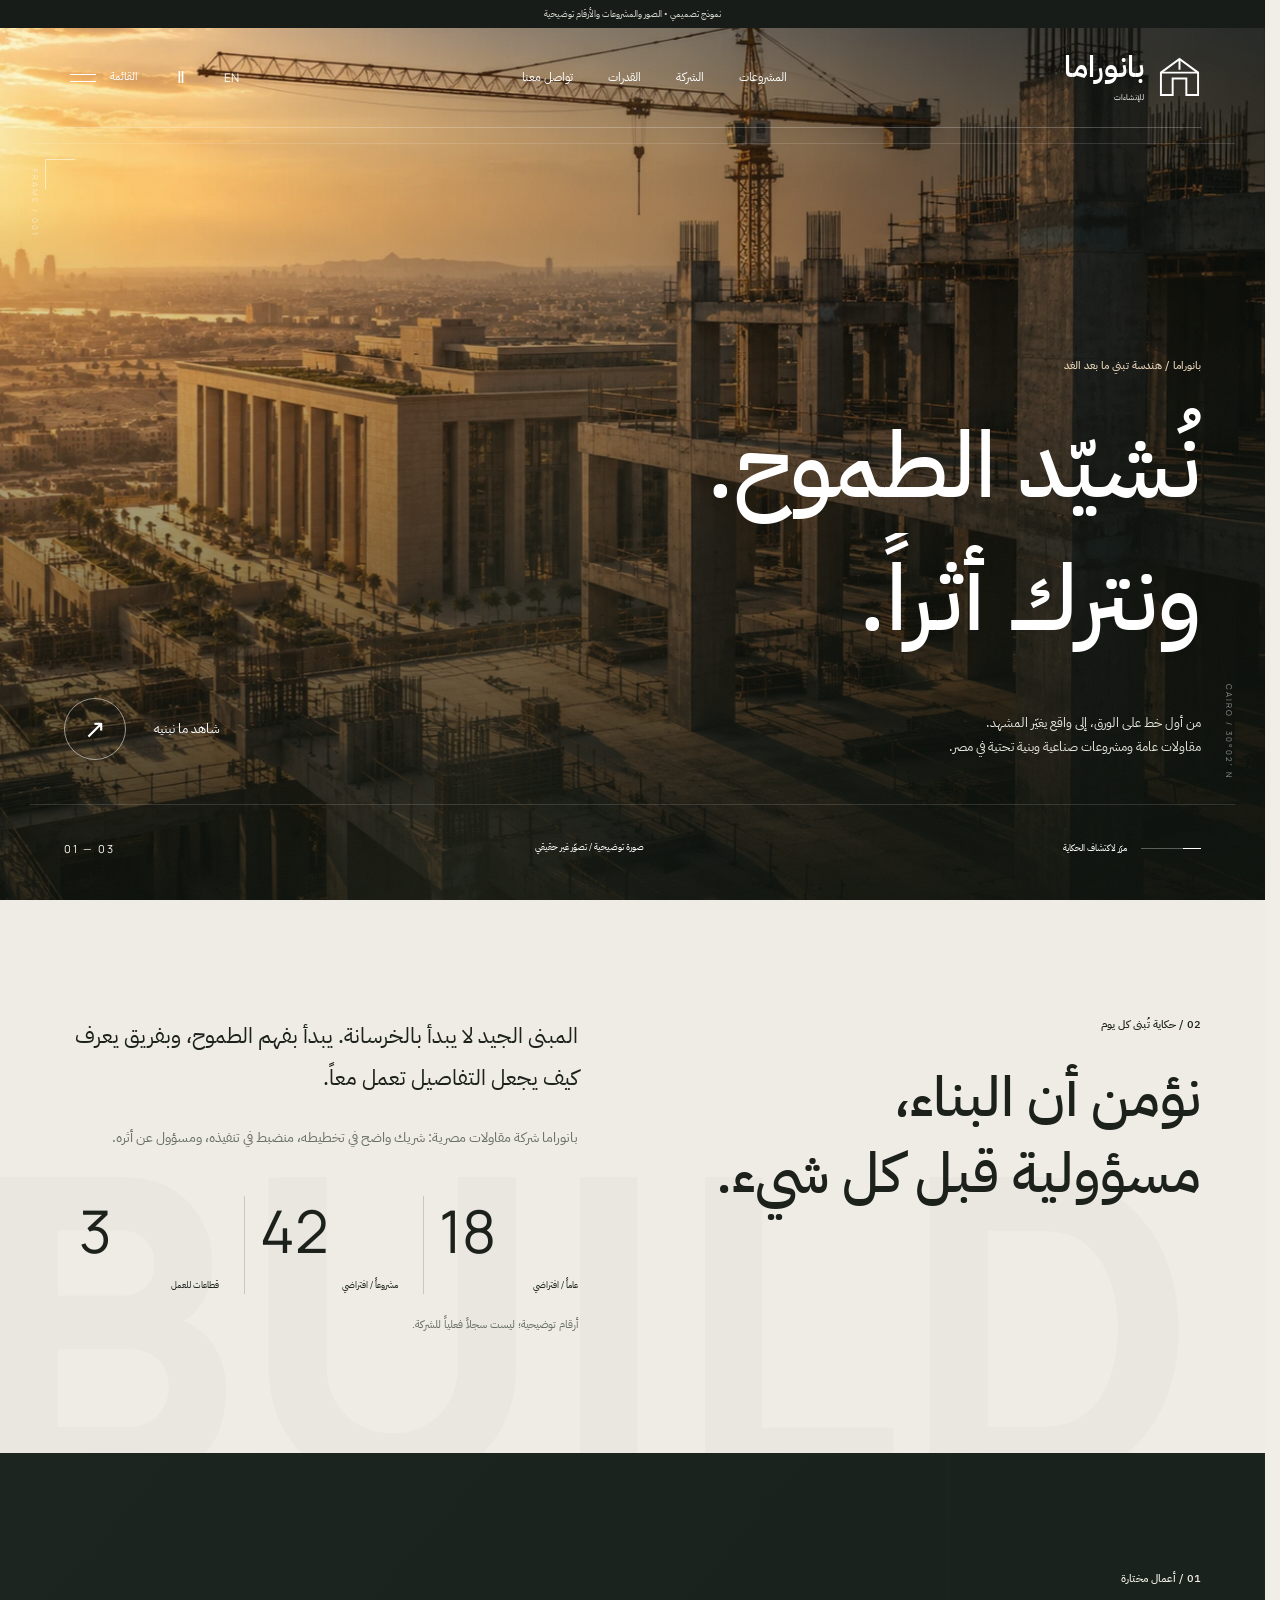
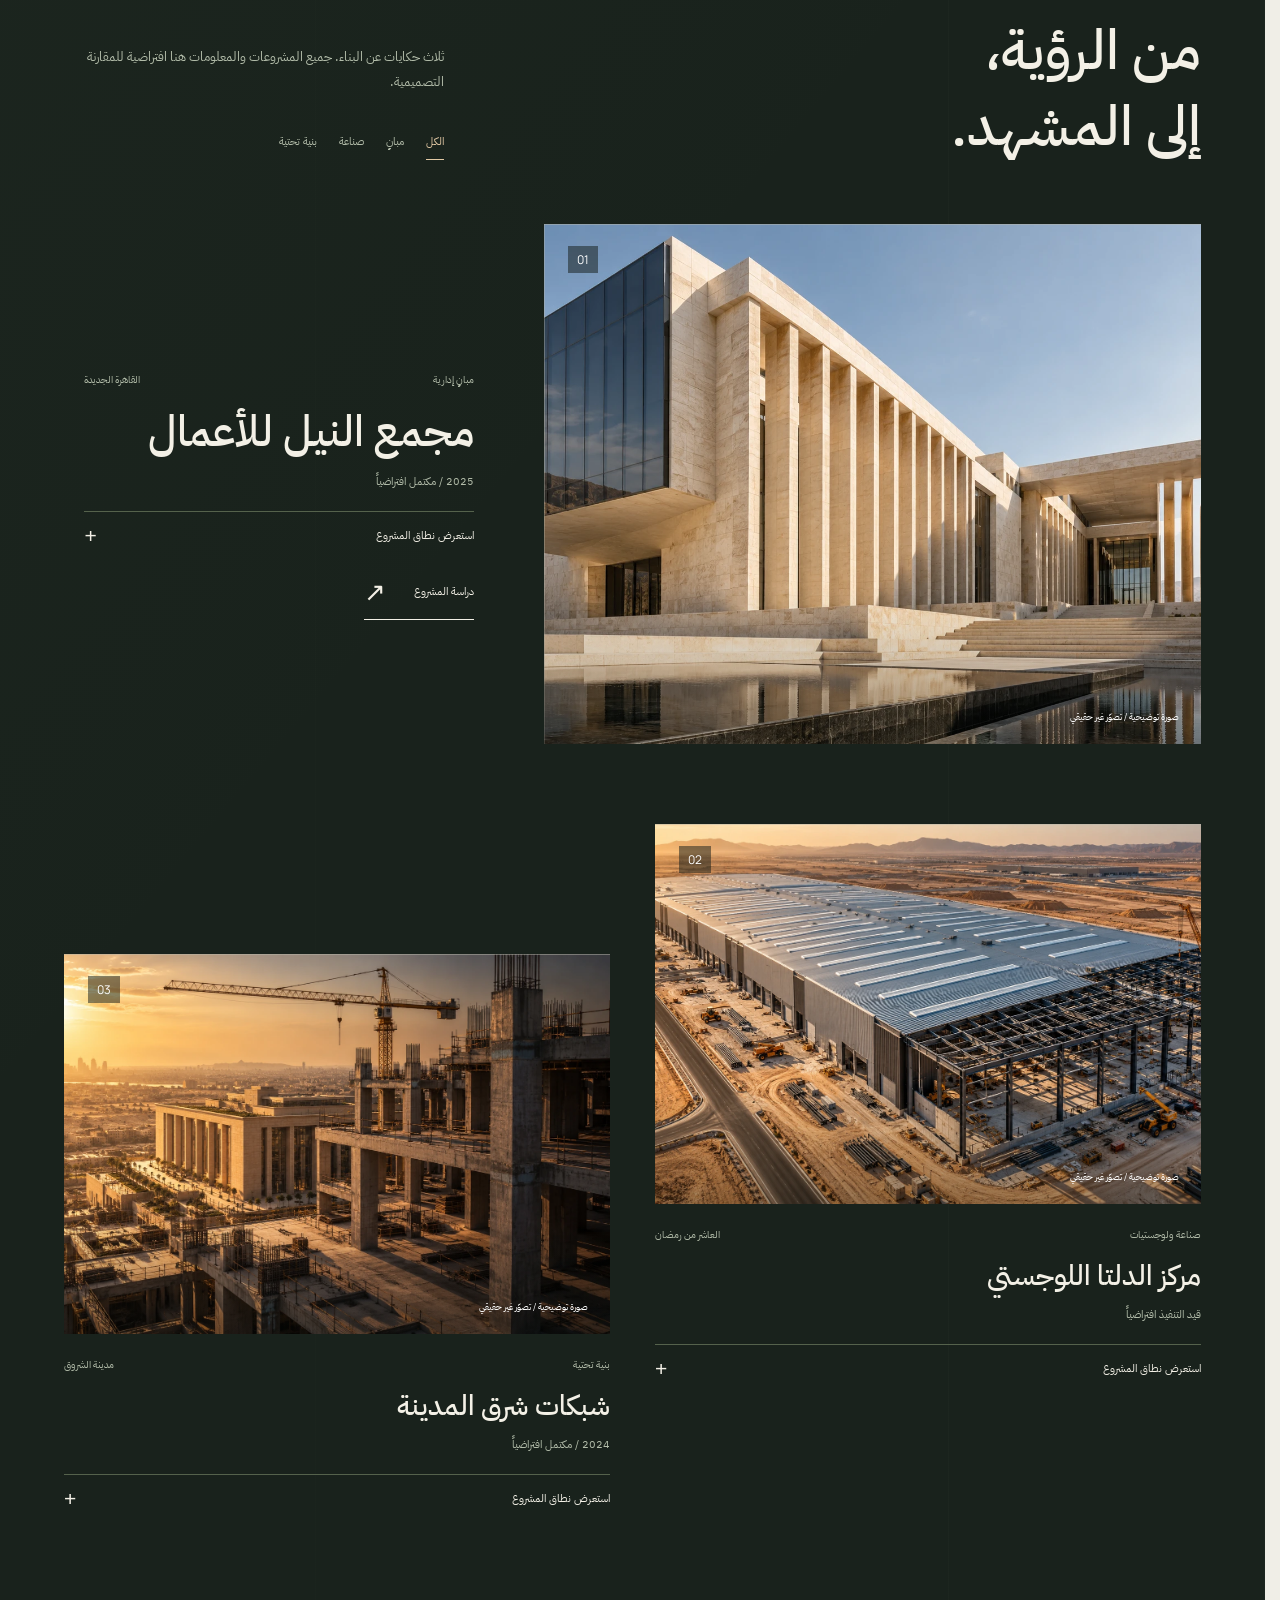
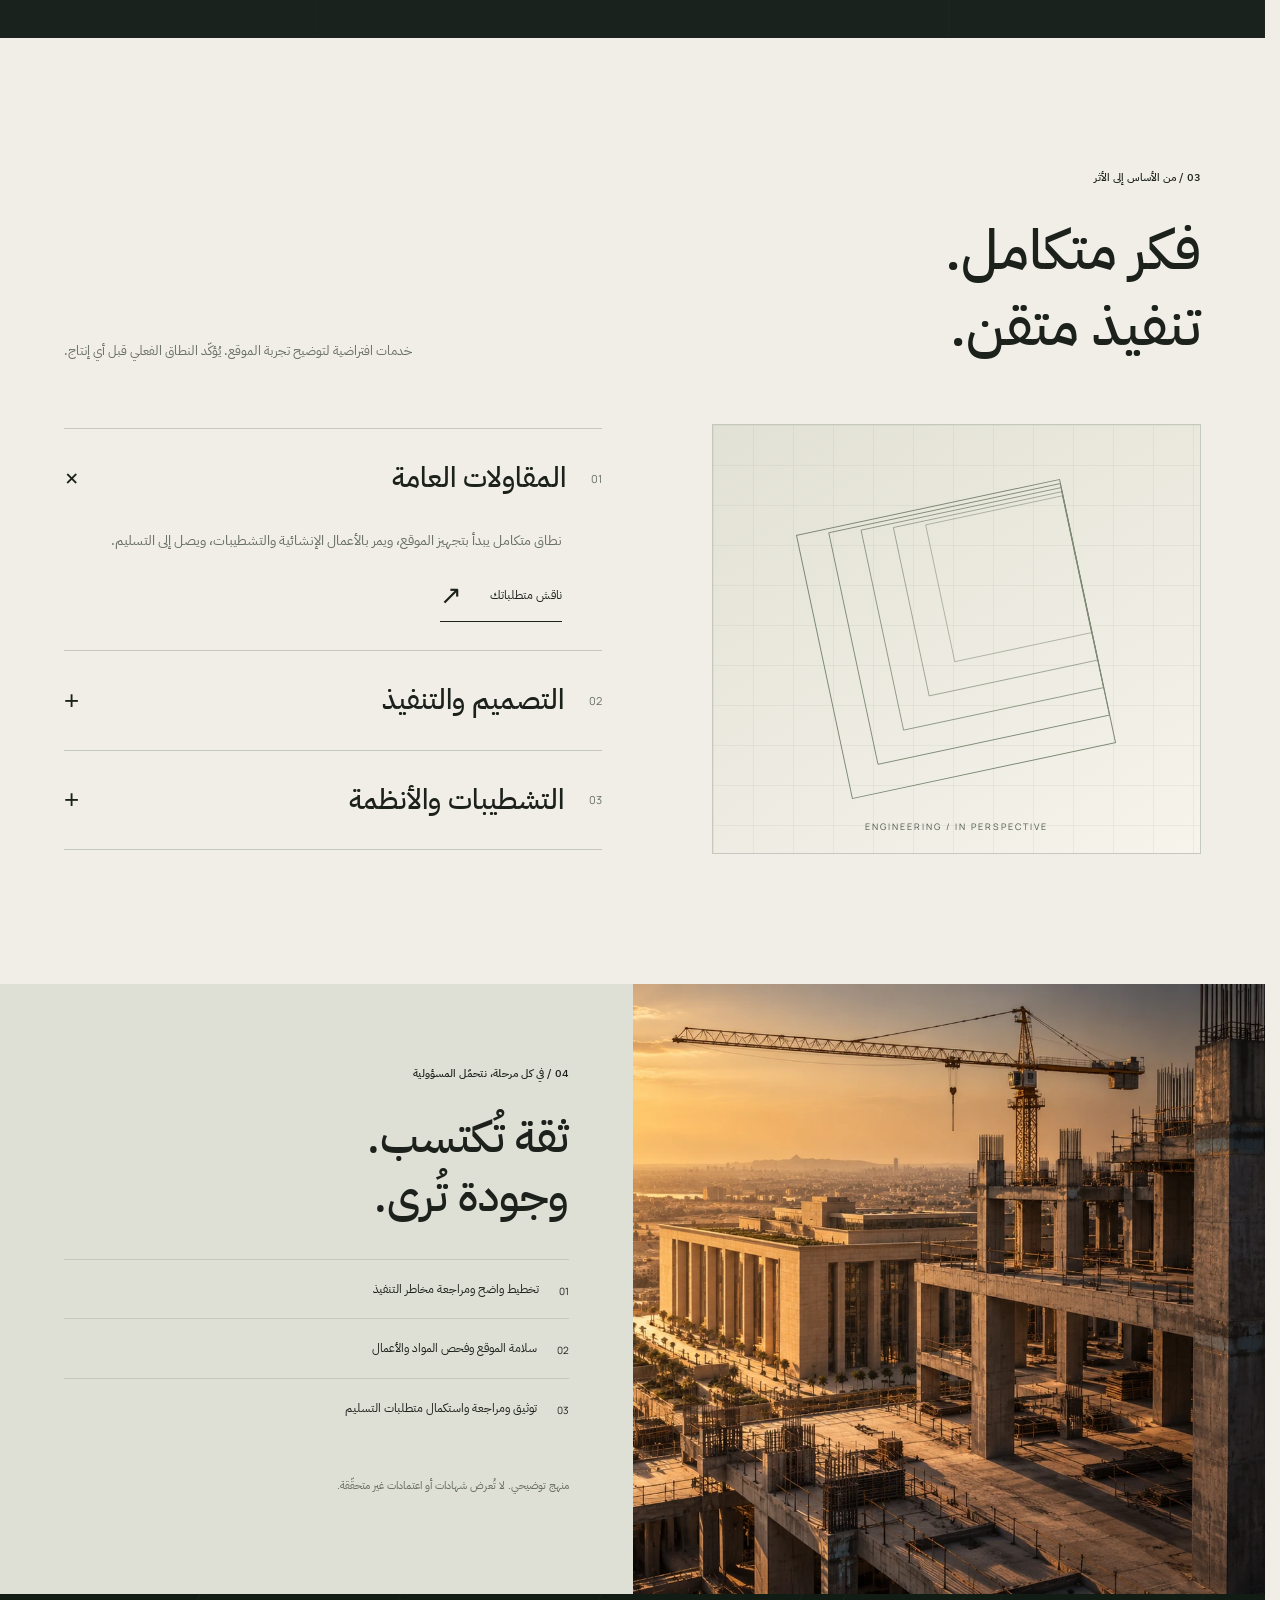
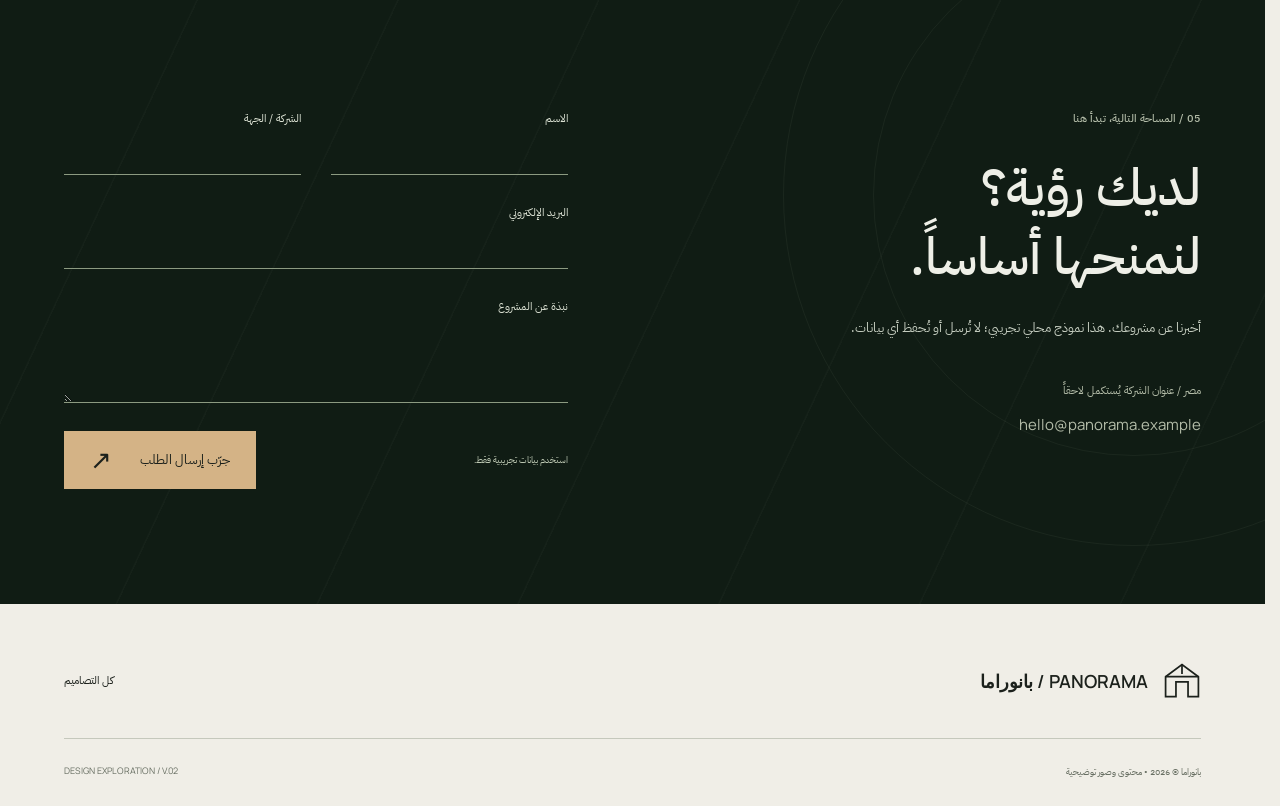
<file: designs/v2/direction-a.html>
<!doctype html>
<html lang="ar" dir="rtl"><head><meta charset="utf-8"><meta name="viewport" content="width=device-width, initial-scale=1"><meta name="robots" content="noindex,nofollow"><meta name="description" content="تصوّر تصميمي تجريبي لموقع بانوراما للإنشاءات، بصور معمارية توضيحية."><meta name="theme-color" content="#111614"><title>A — Cinematic Construction | PANORAMA</title><link rel="icon" href="data:image/svg+xml,%3Csvg xmlns='http://www.w3.org/2000/svg' viewBox='0 0 44 44'%3E%3Crect width='44' height='44' fill='%231b4332'/%3E%3Cpath d='M7 36V18L22 7l15 11v18h-9V23h-12v13H7Z' fill='none' stroke='%23fff' stroke-width='2.5'/%3E%3C/svg%3E"><link rel="stylesheet" href="styles.css"><script src="app.js" defer></script></head><body class="direction-a"><a href="#main" class="skip"><span data-ar="إلى المحتوى" data-en="Skip to content">إلى المحتوى</span></a><div class="prototype-note"><span data-ar="نموذج تصميمي • الصور والمشروعات والأرقام توضيحية" data-en="DESIGN PROTOTYPE • ILLUSTRATIVE IMAGERY &amp; PROJECT DATA">نموذج تصميمي • الصور والمشروعات والأرقام توضيحية</span></div><header class="site-header"><a class="brand" href="../../index.html"><svg viewBox="0 0 44 44" fill="none" aria-hidden="true"><path d="M3 40V17L22 3L41 17V40H29V23H15V40H3Z" stroke="currentColor" stroke-width="2"/><path d="M3 17H41M22 3V14" stroke="currentColor" stroke-width="2"/></svg><span><strong data-ar="بانوراما" data-en="PANORAMA">بانوراما</strong><small data-ar="للإنشاءات" data-en="CONSTRUCTION">للإنشاءات</small></span></a><nav class="desktop-nav" aria-label="التنقل الرئيسي"><a href="#projects"><span data-ar="المشروعات" data-en="Projects">المشروعات</span></a><a href="#about"><span data-ar="الشركة" data-en="Company">الشركة</span></a><a href="#services"><span data-ar="القدرات" data-en="Capabilities">القدرات</span></a><a href="#contact"><span data-ar="تواصل معنا" data-en="Contact">تواصل معنا</span></a></nav><div class="nav-tools"><button class="language" data-language type="button" lang="en">EN</button><button class="motion-toggle" type="button" aria-pressed="false" aria-label="إيقاف الحركة" title="إيقاف الحركة"><span aria-hidden="true">Ⅱ</span></button><button class="menu-toggle" type="button" aria-expanded="false" aria-controls="menu-panel"><span data-ar="القائمة" data-en="Menu">القائمة</span><span class="menu-lines" aria-hidden="true"><i></i><i></i></span></button></div></header><dialog id="menu-panel" class="menu-panel" aria-label="قائمة التنقل"><div class="menu-top"><span class="menu-brand">PANORAMA / A</span><button class="menu-close" type="button"><span data-ar="إغلاق" data-en="Close">إغلاق</span> <span aria-hidden="true">×</span></button></div><div class="menu-layout"><nav><a href="#projects"><small dir="ltr">01</small><span data-ar="مشروعاتنا" data-en="Our projects">مشروعاتنا</span><span class="arrow" aria-hidden="true">↗</span></a><a href="#about"><small dir="ltr">02</small><span data-ar="حكايتنا" data-en="Our story">حكايتنا</span><span class="arrow" aria-hidden="true">↗</span></a><a href="#services"><small dir="ltr">03</small><span data-ar="قدراتنا" data-en="Our capabilities">قدراتنا</span><span class="arrow" aria-hidden="true">↗</span></a><a href="#contact"><small dir="ltr">04</small><span data-ar="لنبدأ معاً" data-en="Let’s build">لنبدأ معاً</span><span class="arrow" aria-hidden="true">↗</span></a></nav><div class="menu-aside"><picture class=""><source media="(max-width: 700px)" srcset="assets/v2/construction-small.webp"><img src="assets/v2/construction.webp" width="1672" height="941" loading="lazy" alt="تصوّر معماري توضيحي، وليس مشروعاً حقيقياً" data-alt-ar="تصوّر معماري توضيحي، وليس مشروعاً حقيقياً" data-alt-en="Illustrative architectural concept, not a real project"></picture><p data-ar="رؤية واضحة.
أثر يدوم." data-en="Clear vision.
Lasting impact.">رؤية واضحة.
أثر يدوم.</p><small data-ar="مصر / محتوى تجريبي" data-en="EGYPT / DEMONSTRATION CONTENT">مصر / محتوى تجريبي</small></div></div><a class="menu-compare" href="../../index.html"><span data-ar="العودة إلى كل التصاميم" data-en="Back to all designs">العودة إلى كل التصاميم</span> ↗</a></dialog><main id="main"><section class="hero cinema"><div class="cinema-scene" data-parallax="0.09"><picture class=""><source media="(max-width: 700px)" srcset="assets/v2/construction-small.webp"><img src="assets/v2/construction.webp" width="1672" height="941" fetchpriority="high" alt="تصوّر معماري توضيحي، وليس مشروعاً حقيقياً" data-alt-ar="تصوّر معماري توضيحي، وليس مشروعاً حقيقياً" data-alt-en="Illustrative architectural concept, not a real project"></picture></div><div class="cinema-shade"></div><div class="cinema-light" aria-hidden="true"></div><div class="film-frame" aria-hidden="true"><span>FRAME / 001</span><i></i><span>CAIRO / 30°02′ N</span></div><div class="hero-content wrap"><p class="eyebrow" data-ar="بانوراما / هندسة تبني ما بعد الغد" data-en="PANORAMA / ENGINEERING WHAT COMES NEXT">بانوراما / هندسة تبني ما بعد الغد</p><h1><span class="line"><span><span data-ar="نُشيّد الطموح." data-en="Building ambition.">نُشيّد الطموح.</span></span></span><span class="line"><span><span data-ar="ونترك أثراً." data-en="Leaving a legacy.">ونترك أثراً.</span></span></span></h1><div class="hero-base"><p data-ar="من أول خط على الورق، إلى واقع يغيّر المشهد.
مقاولات عامة ومشروعات صناعية وبنية تحتية في مصر." data-en="From the first line on paper to a place that changes the landscape.
General contracting, industrial projects and infrastructure in Egypt.">من أول خط على الورق، إلى واقع يغيّر المشهد.
مقاولات عامة ومشروعات صناعية وبنية تحتية في مصر.</p><a class="round-link" href="#projects"><span data-ar="شاهد ما نبنيه" data-en="Explore what we build">شاهد ما نبنيه</span><span class="arrow" aria-hidden="true">↗</span></a></div></div><div class="hero-foot wrap"><a href="#about" class="scroll-cue"><span class="scroll-track" aria-hidden="true"></span><span data-ar="مرّر لاكتشاف الحكاية" data-en="SCROLL TO DISCOVER">مرّر لاكتشاف الحكاية</span></a><span class="image-label" data-ar="صورة توضيحية / تصوّر غير حقيقي" data-en="ILLUSTRATIVE IMAGE / CONCEPTUAL PROJECT">صورة توضيحية / تصوّر غير حقيقي</span><span class="scene-index" dir="ltr">01 — 03</span></div></section><section class="about section" id="about"><div class="about-word" aria-hidden="true">BUILD</div><div class="wrap about-content"><div data-reveal="text"><p class="eyebrow" data-ar="02 / حكاية تُبنى كل يوم" data-en="02 / A STORY BUILT EVERY DAY">02 / حكاية تُبنى كل يوم</p><h2 data-ar="نؤمن أن البناء،
مسؤولية قبل كل شيء." data-en="We believe building
starts with responsibility.">نؤمن أن البناء،
مسؤولية قبل كل شيء.</h2></div><div class="about-story" data-reveal="text"><p class="lead" data-ar="المبنى الجيد لا يبدأ بالخرسانة. يبدأ بفهم الطموح، وبفريق يعرف كيف يجعل التفاصيل تعمل معاً." data-en="A good building does not begin with concrete. It begins with understanding ambition, and a team that knows how to make every detail work together.">المبنى الجيد لا يبدأ بالخرسانة. يبدأ بفهم الطموح، وبفريق يعرف كيف يجعل التفاصيل تعمل معاً.</p><p data-ar="بانوراما شركة مقاولات مصرية: شريك واضح في تخطيطه، منضبط في تنفيذه، ومسؤول عن أثره." data-en="Panorama is an Egyptian construction company: a partner with clarity in planning, discipline in delivery and responsibility for its impact.">بانوراما شركة مقاولات مصرية: شريك واضح في تخطيطه، منضبط في تنفيذه، ومسؤول عن أثره.</p><div class="stats"><div data-reveal="number"><b dir="ltr">18</b><span data-ar="عاماً / افتراضي" data-en="YEARS / ILLUSTRATIVE">عاماً / افتراضي</span></div><div data-reveal="number"><b dir="ltr">42</b><span data-ar="مشروعاً / افتراضي" data-en="PROJECTS / ILLUSTRATIVE">مشروعاً / افتراضي</span></div><div data-reveal="number"><b dir="ltr">3</b><span data-ar="قطاعات للعمل" data-en="SECTORS">قطاعات للعمل</span></div></div><small class="muted" data-ar="أرقام توضيحية؛ ليست سجلاً فعلياً للشركة." data-en="Illustrative figures; not an actual company record.">أرقام توضيحية؛ ليست سجلاً فعلياً للشركة.</small></div></div></section><section class="portfolio section " id="projects"><div class="section-heading wrap" data-reveal="text"><div><p class="eyebrow" data-ar="01 / أعمال مختارة" data-en="01 / SELECTED WORK">01 / أعمال مختارة</p><h2 data-ar="من الرؤية،
إلى المشهد." data-en="From vision,
to the skyline.">من الرؤية،
إلى المشهد.</h2></div><div class="section-aside"><p data-ar="ثلاث حكايات عن البناء. جميع المشروعات والمعلومات هنا افتراضية للمقارنة التصميمية." data-en="Three stories of making. All projects and facts are illustrative content.">ثلاث حكايات عن البناء. جميع المشروعات والمعلومات هنا افتراضية للمقارنة التصميمية.</p><div class="filters" role="group" aria-label="تصفية المشروعات"><button type="button" data-filter="all" aria-pressed="true"><span data-ar="الكل" data-en="All">الكل</span></button><button type="button" data-filter="buildings" aria-pressed="false"><span data-ar="مبانٍ" data-en="Buildings">مبانٍ</span></button><button type="button" data-filter="industrial" aria-pressed="false"><span data-ar="صناعة" data-en="Industrial">صناعة</span></button><button type="button" data-filter="infrastructure" aria-pressed="false"><span data-ar="بنية تحتية" data-en="Infrastructure">بنية تحتية</span></button></div><p class="result-count sr-only" aria-live="polite"></p></div></div><div class="project-collection wrap"><article class="project project-1" id="project-nile" data-sector="buildings"><div class="project-visual" data-reveal="image"><picture class=""><source media="(max-width: 700px)" srcset="assets/v2/architecture-small.webp"><img src="assets/v2/architecture.webp" width="1672" height="941" loading="lazy" alt="تصوّر معماري توضيحي، وليس مشروعاً حقيقياً" data-alt-ar="تصوّر معماري توضيحي، وليس مشروعاً حقيقياً" data-alt-en="Illustrative architectural concept, not a real project"></picture><span class="project-num" dir="ltr">01</span><span class="image-label" data-ar="صورة توضيحية / تصوّر غير حقيقي" data-en="ILLUSTRATIVE IMAGE / CONCEPTUAL PROJECT">صورة توضيحية / تصوّر غير حقيقي</span><span class="image-corner" aria-hidden="true">↗</span></div><div class="project-copy" data-reveal="text"><div class="project-meta"><span data-ar="مبانٍ إدارية" data-en="Commercial buildings">مبانٍ إدارية</span><span data-ar="القاهرة الجديدة" data-en="New Cairo">القاهرة الجديدة</span></div><h3 data-ar="مجمع النيل للأعمال" data-en="Nile Business Campus">مجمع النيل للأعمال</h3><p class="project-status" data-ar="2025 / مكتمل افتراضياً" data-en="2025 / Illustrative completion">2025 / مكتمل افتراضياً</p><details><summary><span data-ar="استعرض نطاق المشروع" data-en="Explore the project scope">استعرض نطاق المشروع</span><span aria-hidden="true">+</span></summary><p data-ar="المقاول العام: الهيكل الخرساني والتشطيبات وتنسيق الأنظمة. المساحة الافتراضية: 18,000 م²." data-en="Main contractor: concrete structure, finishes and systems coordination. Illustrative area: 18,000 m².">المقاول العام: الهيكل الخرساني والتشطيبات وتنسيق الأنظمة. المساحة الافتراضية: 18,000 م².</p></details><a class="text-link locale-link" href="project-detail.html"><span data-ar="دراسة المشروع" data-en="Project case study">دراسة المشروع</span><span class="arrow" aria-hidden="true">↗</span></a></div></article><article class="project project-2" id="project-delta" data-sector="industrial"><div class="project-visual" data-reveal="image"><picture class=""><source media="(max-width: 700px)" srcset="assets/v2/industrial-small.webp"><img src="assets/v2/industrial.webp" width="1672" height="941" loading="lazy" alt="تصوّر معماري توضيحي، وليس مشروعاً حقيقياً" data-alt-ar="تصوّر معماري توضيحي، وليس مشروعاً حقيقياً" data-alt-en="Illustrative architectural concept, not a real project"></picture><span class="project-num" dir="ltr">02</span><span class="image-label" data-ar="صورة توضيحية / تصوّر غير حقيقي" data-en="ILLUSTRATIVE IMAGE / CONCEPTUAL PROJECT">صورة توضيحية / تصوّر غير حقيقي</span><span class="image-corner" aria-hidden="true">↗</span></div><div class="project-copy" data-reveal="text"><div class="project-meta"><span data-ar="صناعة ولوجستيات" data-en="Industry &amp; logistics">صناعة ولوجستيات</span><span data-ar="العاشر من رمضان" data-en="10th of Ramadan">العاشر من رمضان</span></div><h3 data-ar="مركز الدلتا اللوجستي" data-en="Delta Logistics Hub">مركز الدلتا اللوجستي</h3><p class="project-status" data-ar="قيد التنفيذ افتراضياً" data-en="Illustratively in progress">قيد التنفيذ افتراضياً</p><details><summary><span data-ar="استعرض نطاق المشروع" data-en="Explore the project scope">استعرض نطاق المشروع</span><span aria-hidden="true">+</span></summary><p data-ar="تصميم وتنفيذ الهياكل المعدنية ومناطق التخزين والمرافق التشغيلية، ضمن مشروع تجريبي غير حقيقي." data-en="Design and delivery of structural steel, storage and operational utilities for an illustrative project.">تصميم وتنفيذ الهياكل المعدنية ومناطق التخزين والمرافق التشغيلية، ضمن مشروع تجريبي غير حقيقي.</p></details></div></article><article class="project project-3" id="project-east" data-sector="infrastructure"><div class="project-visual" data-reveal="image"><picture class=""><source media="(max-width: 700px)" srcset="assets/v2/construction-small.webp"><img src="assets/v2/construction.webp" width="1672" height="941" loading="lazy" alt="تصوّر معماري توضيحي، وليس مشروعاً حقيقياً" data-alt-ar="تصوّر معماري توضيحي، وليس مشروعاً حقيقياً" data-alt-en="Illustrative architectural concept, not a real project"></picture><span class="project-num" dir="ltr">03</span><span class="image-label" data-ar="صورة توضيحية / تصوّر غير حقيقي" data-en="ILLUSTRATIVE IMAGE / CONCEPTUAL PROJECT">صورة توضيحية / تصوّر غير حقيقي</span><span class="image-corner" aria-hidden="true">↗</span></div><div class="project-copy" data-reveal="text"><div class="project-meta"><span data-ar="بنية تحتية" data-en="Infrastructure">بنية تحتية</span><span data-ar="مدينة الشروق" data-en="El Shorouk">مدينة الشروق</span></div><h3 data-ar="شبكات شرق المدينة" data-en="East City Utilities">شبكات شرق المدينة</h3><p class="project-status" data-ar="2024 / مكتمل افتراضياً" data-en="2024 / Illustrative completion">2024 / مكتمل افتراضياً</p><details><summary><span data-ar="استعرض نطاق المشروع" data-en="Explore the project scope">استعرض نطاق المشروع</span><span aria-hidden="true">+</span></summary><p data-ar="شبكات مرافق وأعمال مدنية وطرق داخلية. الصورة تصور إنشائي عام، وليست توثيقاً لهذا المشروع الافتراضي." data-en="Utility networks, civil works and internal roads. Image is a general construction concept, not documentation of this illustrative project.">شبكات مرافق وأعمال مدنية وطرق داخلية. الصورة تصور إنشائي عام، وليست توثيقاً لهذا المشروع الافتراضي.</p></details></div></article></div></section><section class="services section wrap" id="services"><div class="section-heading" data-reveal="text"><div><p class="eyebrow" data-ar="03 / من الأساس إلى الأثر" data-en="03 / FROM FOUNDATION TO IMPACT">03 / من الأساس إلى الأثر</p><h2 data-ar="فكر متكامل.
تنفيذ متقن." data-en="Integrated thinking.
Considered execution.">فكر متكامل.
تنفيذ متقن.</h2></div><p class="section-aside" data-ar="خدمات افتراضية لتوضيح تجربة الموقع. يُؤكّد النطاق الفعلي قبل أي إنتاج." data-en="Illustrative services for this prototype. Actual capabilities must be confirmed before production.">خدمات افتراضية لتوضيح تجربة الموقع. يُؤكّد النطاق الفعلي قبل أي إنتاج.</p></div><div class="capability-layout"><div class="capability-art" aria-hidden="true"><div class="arch-portal"><i></i><i></i><i></i><i></i><i></i></div><span>ENGINEERING / IN PERSPECTIVE</span></div><div class="service-rows"><details data-reveal="line" open><summary><span class="service-number" dir="ltr">01</span><h3 data-ar="المقاولات العامة" data-en="General contracting">المقاولات العامة</h3><span class="service-plus" aria-hidden="true">+</span></summary><div><p data-ar="نطاق متكامل يبدأ بتجهيز الموقع، ويمر بالأعمال الإنشائية والتشطيبات، ويصل إلى التسليم." data-en="A coordinated scope from site preparation through structure and finishes to handover.">نطاق متكامل يبدأ بتجهيز الموقع، ويمر بالأعمال الإنشائية والتشطيبات، ويصل إلى التسليم.</p><a class="text-link" href="#contact"><span data-ar="ناقش متطلباتك" data-en="Discuss your requirements">ناقش متطلباتك</span><span class="arrow" aria-hidden="true">↗</span></a></div></details><details data-reveal="line" ><summary><span class="service-number" dir="ltr">02</span><h3 data-ar="التصميم والتنفيذ" data-en="Design &amp; build">التصميم والتنفيذ</h3><span class="service-plus" aria-hidden="true">+</span></summary><div><p data-ar="مسار واحد يربط القرار التصميمي بإمكانات التنفيذ، ومتطلبات البرنامج، واحتياجات الاستخدام." data-en="A single delivery path connecting design decisions, buildability, programme and operational needs.">مسار واحد يربط القرار التصميمي بإمكانات التنفيذ، ومتطلبات البرنامج، واحتياجات الاستخدام.</p><a class="text-link" href="#contact"><span data-ar="ناقش متطلباتك" data-en="Discuss your requirements">ناقش متطلباتك</span><span class="arrow" aria-hidden="true">↗</span></a></div></details><details data-reveal="line" ><summary><span class="service-number" dir="ltr">03</span><h3 data-ar="التشطيبات والأنظمة" data-en="Fit-out &amp; MEP">التشطيبات والأنظمة</h3><span class="service-plus" aria-hidden="true">+</span></summary><div><p data-ar="عناية بالتفاصيل المعمارية وتنسيق الأنظمة الكهروميكانيكية، لتعمل المساحات كما ينبغي." data-en="Careful architectural detailing and coordinated building systems, so spaces perform as intended.">عناية بالتفاصيل المعمارية وتنسيق الأنظمة الكهروميكانيكية، لتعمل المساحات كما ينبغي.</p><a class="text-link" href="#contact"><span data-ar="ناقش متطلباتك" data-en="Discuss your requirements">ناقش متطلباتك</span><span class="arrow" aria-hidden="true">↗</span></a></div></details></div></div></section><section class="assurance" id="quality"><div class="assurance-image" data-reveal="image"><picture class=""><source media="(max-width: 700px)" srcset="assets/v2/construction-small.webp"><img src="assets/v2/construction.webp" width="1672" height="941" loading="lazy" alt="تصوّر معماري توضيحي، وليس مشروعاً حقيقياً" data-alt-ar="تصوّر معماري توضيحي، وليس مشروعاً حقيقياً" data-alt-en="Illustrative architectural concept, not a real project"></picture></div><div class="assurance-copy" data-reveal="text"><p class="eyebrow" data-ar="04 / في كل مرحلة، نتحمّل المسؤولية" data-en="04 / ACCOUNTABILITY, AT EVERY STAGE">04 / في كل مرحلة، نتحمّل المسؤولية</p><h2 data-ar="ثقة تُكتسب.
وجودة تُرى." data-en="Trust, earned.
Quality, made visible.">ثقة تُكتسب.
وجودة تُرى.</h2><div class="assurance-list"><p><span dir="ltr">01</span><span data-ar="تخطيط واضح ومراجعة مخاطر التنفيذ" data-en="Clear planning and delivery risk review">تخطيط واضح ومراجعة مخاطر التنفيذ</span></p><p><span dir="ltr">02</span><span data-ar="سلامة الموقع وفحص المواد والأعمال" data-en="Site safety and material/work inspections">سلامة الموقع وفحص المواد والأعمال</span></p><p><span dir="ltr">03</span><span data-ar="توثيق ومراجعة واستكمال متطلبات التسليم" data-en="Documented reviews and considered handover">توثيق ومراجعة واستكمال متطلبات التسليم</span></p></div><small data-ar="منهج توضيحي. لا تُعرض شهادات أو اعتمادات غير متحقّقة." data-en="Illustrative approach. No unverified certificates or accreditations are displayed.">منهج توضيحي. لا تُعرض شهادات أو اعتمادات غير متحقّقة.</small></div></section><section class="contact section" id="contact"><div class="contact-lines" aria-hidden="true"></div><div class="wrap contact-inner"><div data-reveal="text"><p class="eyebrow" data-ar="05 / المساحة التالية، تبدأ هنا" data-en="05 / THE NEXT PLACE STARTS HERE">05 / المساحة التالية، تبدأ هنا</p><h2 data-ar="لديك رؤية؟
لنمنحها أساساً." data-en="Have a vision?
Let’s give it a foundation.">لديك رؤية؟
لنمنحها أساساً.</h2><p data-ar="أخبرنا عن مشروعك. هذا نموذج محلي تجريبي؛ لا تُرسل أو تُحفظ أي بيانات." data-en="Tell us about your project. This local demonstration does not send or store any information.">أخبرنا عن مشروعك. هذا نموذج محلي تجريبي؛ لا تُرسل أو تُحفظ أي بيانات.</p><p class="contact-address"><span data-ar="مصر / عنوان الشركة يُستكمل لاحقاً" data-en="EGYPT / OFFICE DETAILS TO FOLLOW">مصر / عنوان الشركة يُستكمل لاحقاً</span><br><bdi>hello@panorama.example</bdi></p></div><form data-reveal="form"><div class="form-row"><label><span data-ar="الاسم" data-en="Name">الاسم</span><input name="name" required autocomplete="name" maxlength="100"></label><label><span data-ar="الشركة / الجهة" data-en="Organization">الشركة / الجهة</span><input name="company" autocomplete="organization" maxlength="120"></label></div><label><span data-ar="البريد الإلكتروني" data-en="Email">البريد الإلكتروني</span><input name="email" type="email" dir="ltr" required autocomplete="email" maxlength="200"></label><label><span data-ar="نبذة عن المشروع" data-en="Project brief">نبذة عن المشروع</span><textarea name="brief" rows="3" required maxlength="2000"></textarea></label><div class="form-bottom"><small data-ar="استخدم بيانات تجريبية فقط." data-en="Use demonstration information only.">استخدم بيانات تجريبية فقط.</small><button class="btn" type="submit"><span data-ar="جرّب إرسال الطلب" data-en="Simulate inquiry">جرّب إرسال الطلب</span><span class="arrow" aria-hidden="true">↗</span></button></div><p class="form-status" role="status" tabindex="-1"></p></form></div></section></main><footer class="wrap"><a class="footer-brand" href="../../index.html"><svg viewBox="0 0 44 44" fill="none" aria-hidden="true"><path d="M3 40V17L22 3L41 17V40H29V23H15V40H3Z" stroke="currentColor" stroke-width="2"/><path d="M3 17H41M22 3V14" stroke="currentColor" stroke-width="2"/></svg><span>PANORAMA / <span data-ar="بانوراما" data-en="DEMO">بانوراما</span></span></a><div class="footer-links"><a href="../../index.html"><span data-ar="كل التصاميم" data-en="All designs">كل التصاميم</span></a></div><div class="footer-bottom"><span data-ar="بانوراما © 2026 • محتوى وصور توضيحية" data-en="PANORAMA © 2026 • ILLUSTRATIVE CONTENT &amp; IMAGERY">بانوراما © 2026 • محتوى وصور توضيحية</span><span>DESIGN EXPLORATION / V.02</span></div></footer></body></html>
</file>
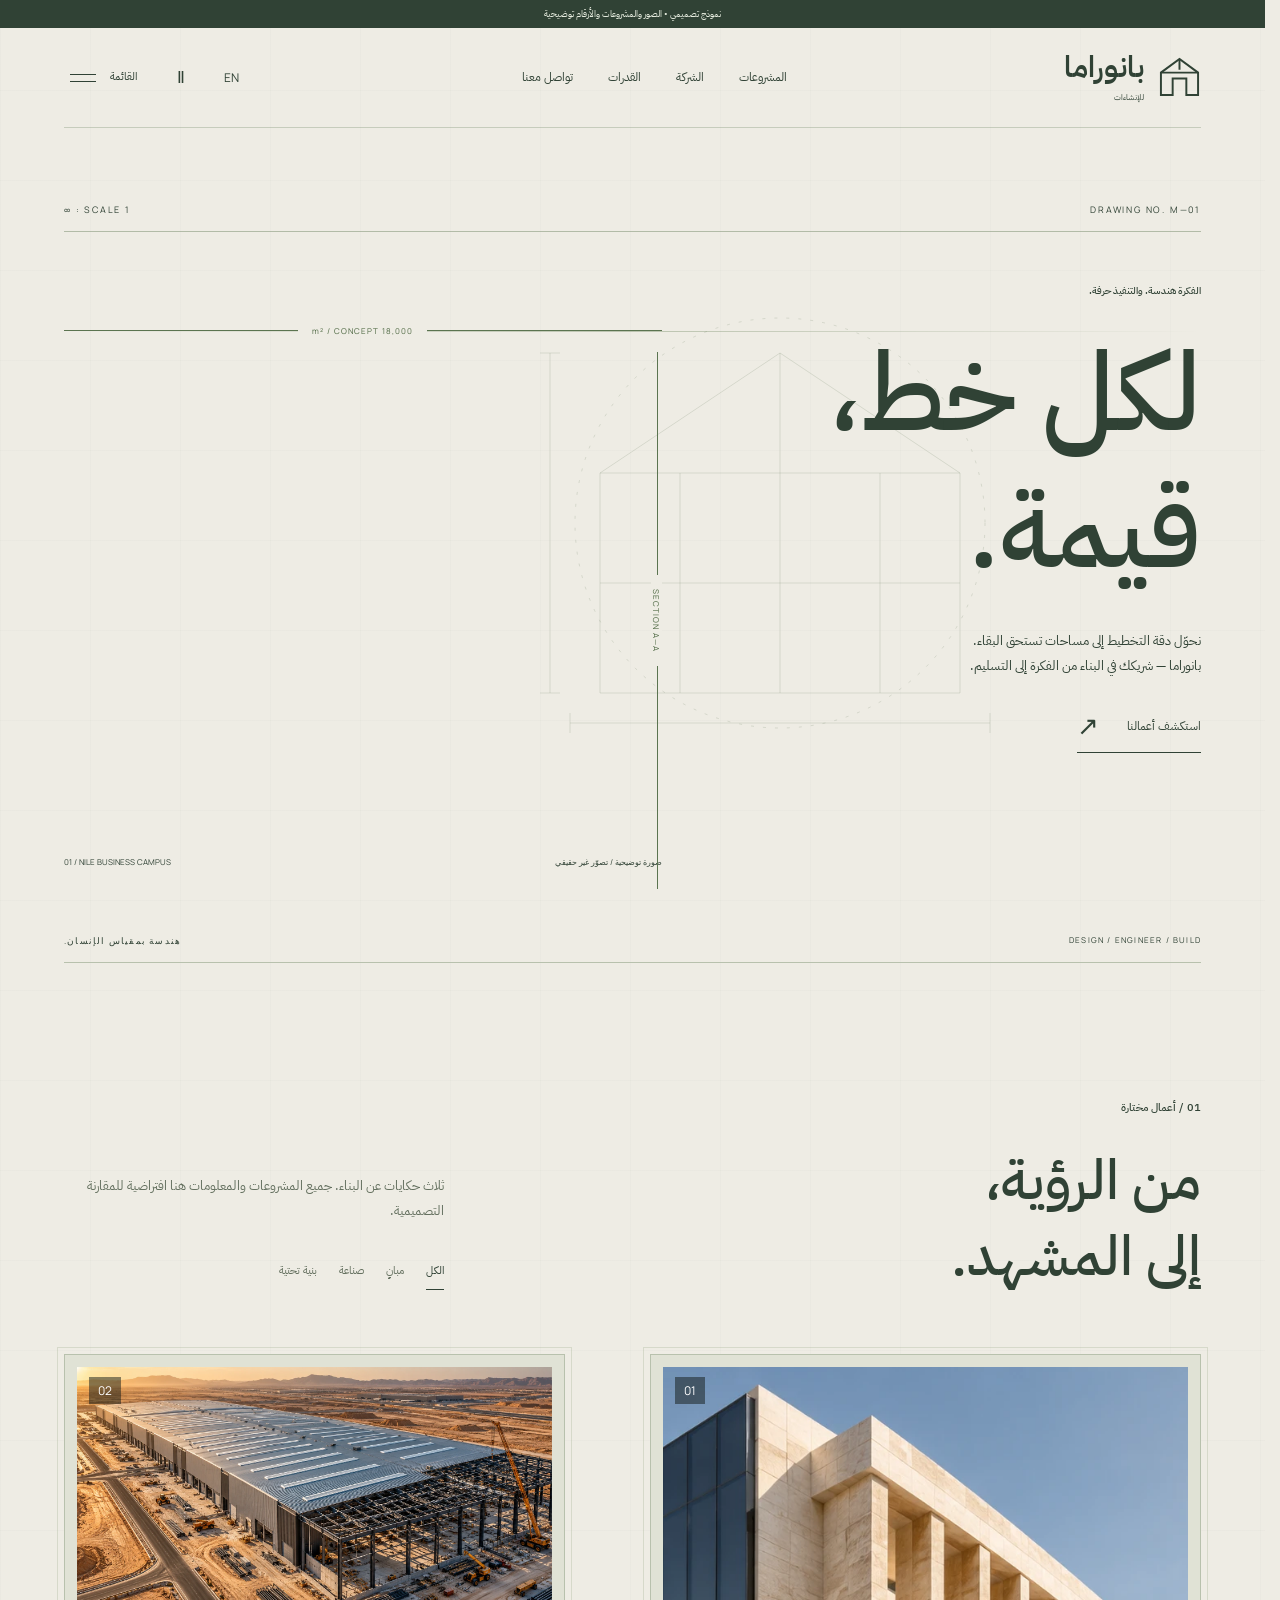
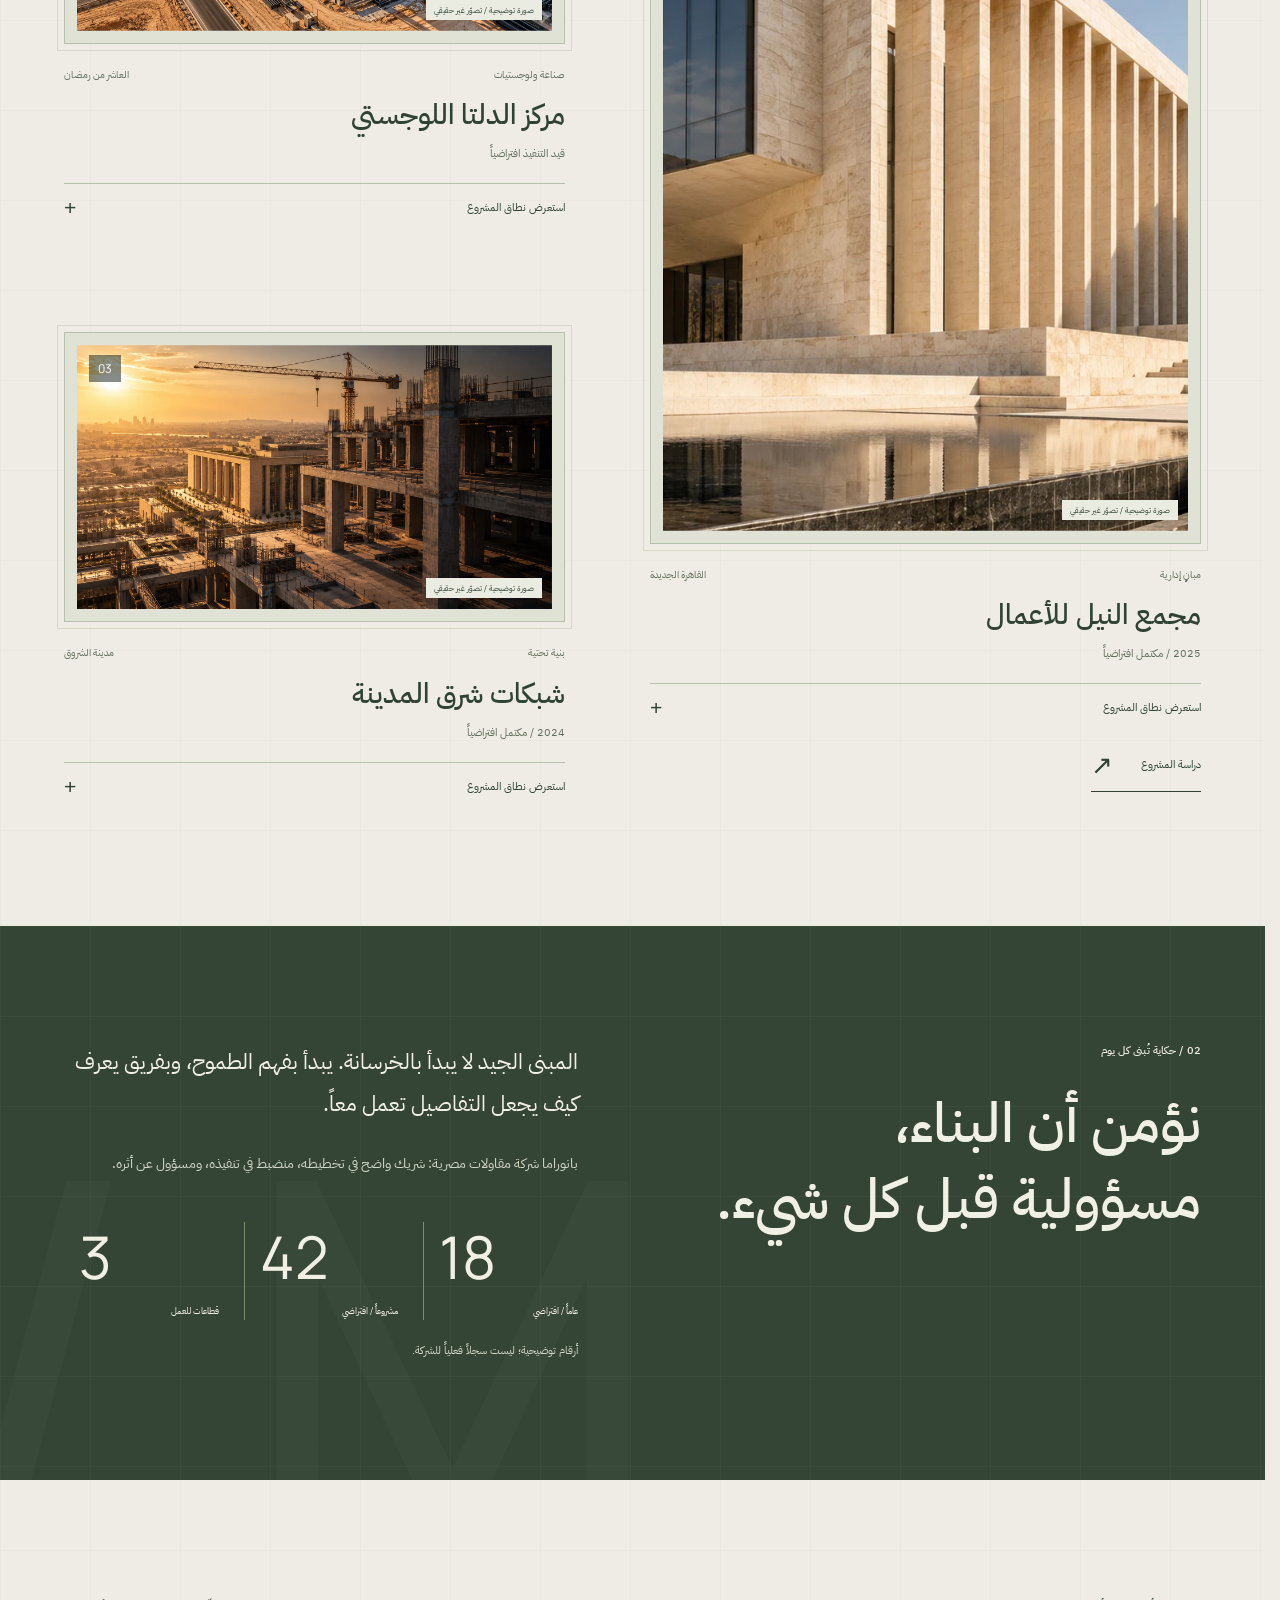
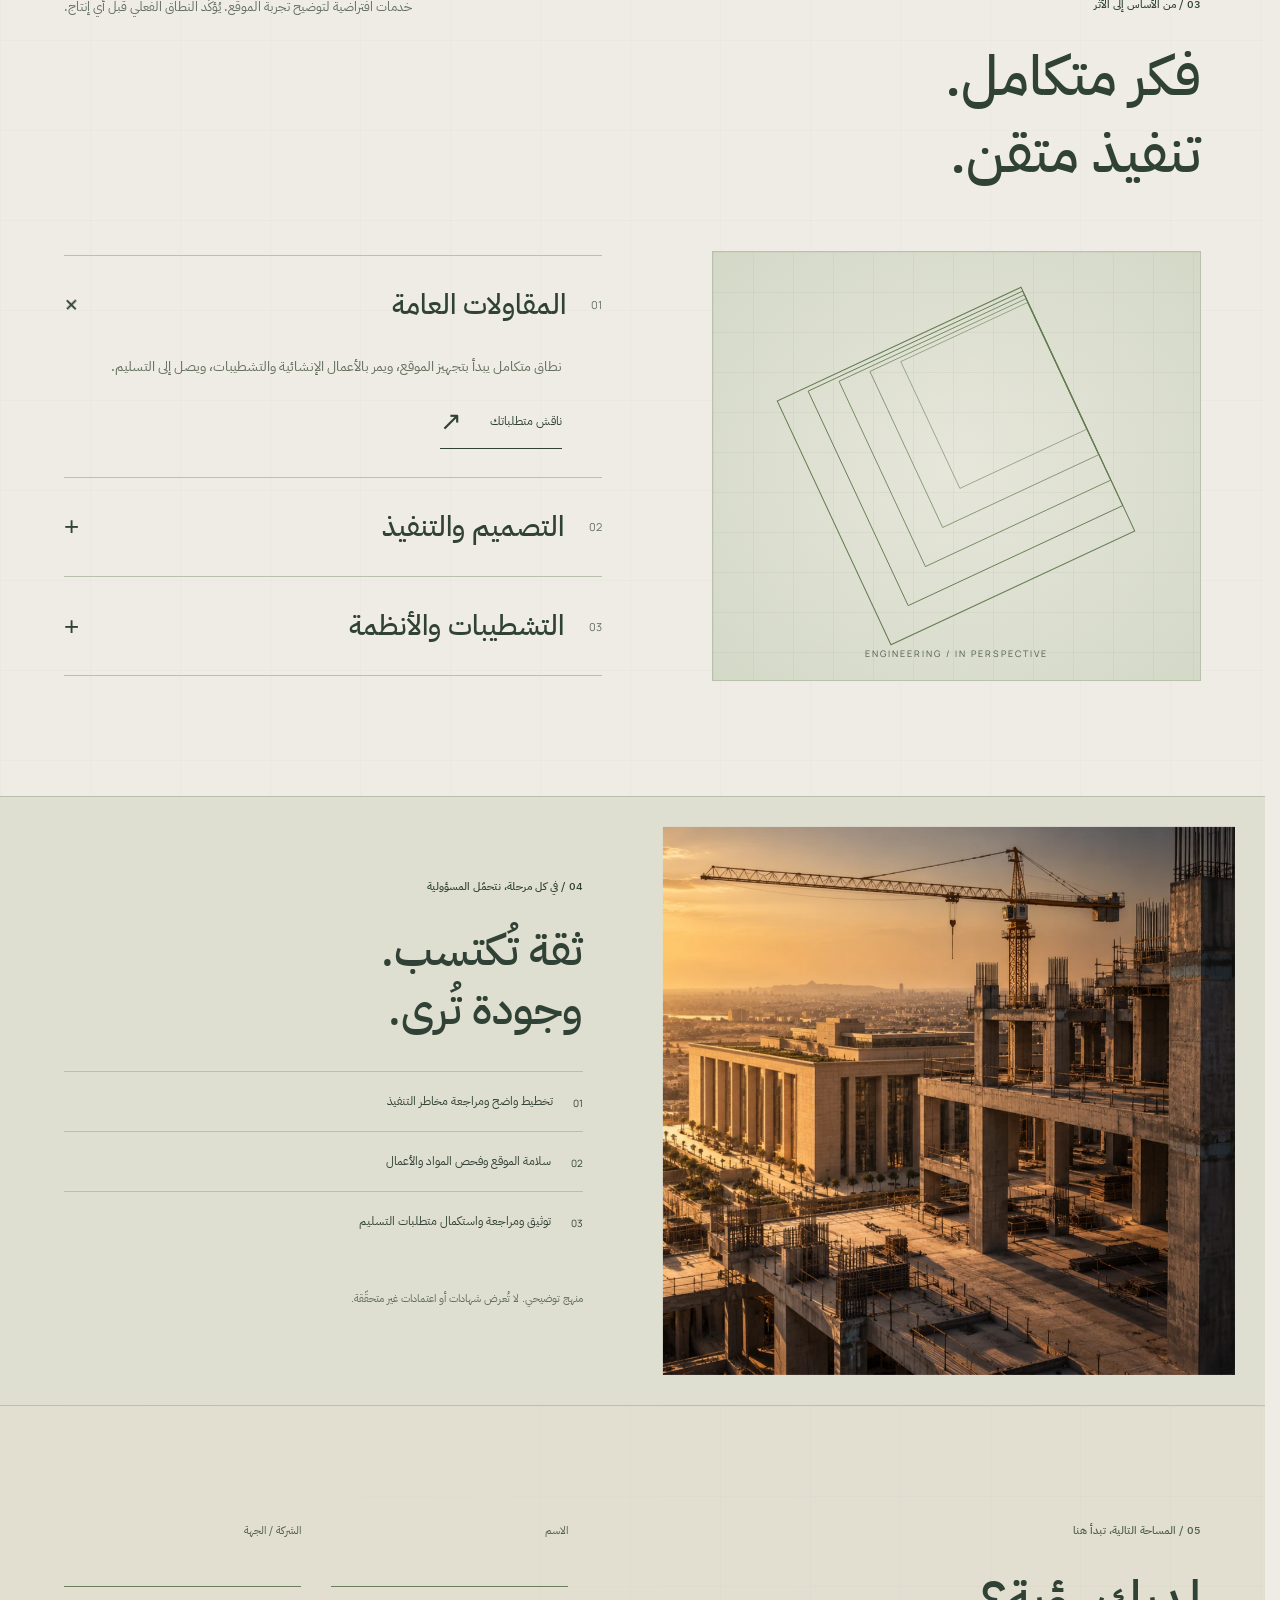
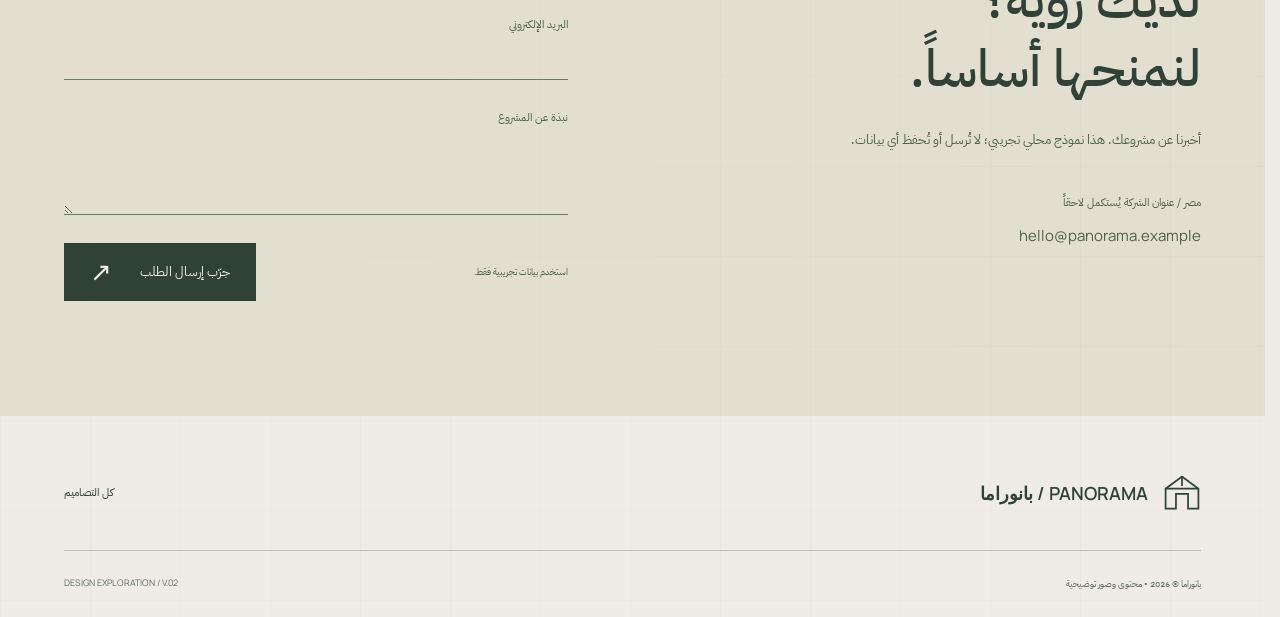
<file: designs/v2/direction-b.html>
<!doctype html>
<html lang="ar" dir="rtl"><head><meta charset="utf-8"><meta name="viewport" content="width=device-width, initial-scale=1"><meta name="robots" content="noindex,nofollow"><meta name="description" content="تصوّر تصميمي تجريبي لموقع بانوراما للإنشاءات، بصور معمارية توضيحية."><meta name="theme-color" content="#eeece4"><title>B — Architectural Precision | PANORAMA</title><link rel="icon" href="data:image/svg+xml,%3Csvg xmlns='http://www.w3.org/2000/svg' viewBox='0 0 44 44'%3E%3Crect width='44' height='44' fill='%231b4332'/%3E%3Cpath d='M7 36V18L22 7l15 11v18h-9V23h-12v13H7Z' fill='none' stroke='%23fff' stroke-width='2.5'/%3E%3C/svg%3E"><link rel="stylesheet" href="styles.css"><script src="app.js" defer></script></head><body class="direction-b"><a href="#main" class="skip"><span data-ar="إلى المحتوى" data-en="Skip to content">إلى المحتوى</span></a><div class="prototype-note"><span data-ar="نموذج تصميمي • الصور والمشروعات والأرقام توضيحية" data-en="DESIGN PROTOTYPE • ILLUSTRATIVE IMAGERY &amp; PROJECT DATA">نموذج تصميمي • الصور والمشروعات والأرقام توضيحية</span></div><header class="site-header"><a class="brand" href="../../index.html"><svg viewBox="0 0 44 44" fill="none" aria-hidden="true"><path d="M3 40V17L22 3L41 17V40H29V23H15V40H3Z" stroke="currentColor" stroke-width="2"/><path d="M3 17H41M22 3V14" stroke="currentColor" stroke-width="2"/></svg><span><strong data-ar="بانوراما" data-en="PANORAMA">بانوراما</strong><small data-ar="للإنشاءات" data-en="CONSTRUCTION">للإنشاءات</small></span></a><nav class="desktop-nav" aria-label="التنقل الرئيسي"><a href="#projects"><span data-ar="المشروعات" data-en="Projects">المشروعات</span></a><a href="#about"><span data-ar="الشركة" data-en="Company">الشركة</span></a><a href="#services"><span data-ar="القدرات" data-en="Capabilities">القدرات</span></a><a href="#contact"><span data-ar="تواصل معنا" data-en="Contact">تواصل معنا</span></a></nav><div class="nav-tools"><button class="language" data-language type="button" lang="en">EN</button><button class="motion-toggle" type="button" aria-pressed="false" aria-label="إيقاف الحركة" title="إيقاف الحركة"><span aria-hidden="true">Ⅱ</span></button><button class="menu-toggle" type="button" aria-expanded="false" aria-controls="menu-panel"><span data-ar="القائمة" data-en="Menu">القائمة</span><span class="menu-lines" aria-hidden="true"><i></i><i></i></span></button></div></header><dialog id="menu-panel" class="menu-panel" aria-label="قائمة التنقل"><div class="menu-top"><span class="menu-brand">PANORAMA / B</span><button class="menu-close" type="button"><span data-ar="إغلاق" data-en="Close">إغلاق</span> <span aria-hidden="true">×</span></button></div><div class="menu-layout"><nav><a href="#projects"><small dir="ltr">01</small><span data-ar="مشروعاتنا" data-en="Our projects">مشروعاتنا</span><span class="arrow" aria-hidden="true">↗</span></a><a href="#about"><small dir="ltr">02</small><span data-ar="حكايتنا" data-en="Our story">حكايتنا</span><span class="arrow" aria-hidden="true">↗</span></a><a href="#services"><small dir="ltr">03</small><span data-ar="قدراتنا" data-en="Our capabilities">قدراتنا</span><span class="arrow" aria-hidden="true">↗</span></a><a href="#contact"><small dir="ltr">04</small><span data-ar="لنبدأ معاً" data-en="Let’s build">لنبدأ معاً</span><span class="arrow" aria-hidden="true">↗</span></a></nav><div class="menu-aside"><picture class=""><source media="(max-width: 700px)" srcset="assets/v2/construction-small.webp"><img src="assets/v2/construction.webp" width="1672" height="941" loading="lazy" alt="تصوّر معماري توضيحي، وليس مشروعاً حقيقياً" data-alt-ar="تصوّر معماري توضيحي، وليس مشروعاً حقيقياً" data-alt-en="Illustrative architectural concept, not a real project"></picture><p data-ar="رؤية واضحة.
أثر يدوم." data-en="Clear vision.
Lasting impact.">رؤية واضحة.
أثر يدوم.</p><small data-ar="مصر / محتوى تجريبي" data-en="EGYPT / DEMONSTRATION CONTENT">مصر / محتوى تجريبي</small></div></div><a class="menu-compare" href="../../index.html"><span data-ar="العودة إلى كل التصاميم" data-en="Back to all designs">العودة إلى كل التصاميم</span> ↗</a></dialog><main id="main"><section class="hero precision wrap"><div class="drawing-rule" aria-hidden="true"><span>DRAWING NO. M—01</span><span>SCALE 1 : ∞</span></div><div class="precision-title"><p class="eyebrow" data-ar="الفكرة هندسة. والتنفيذ حرفة." data-en="AN IDEA, ENGINEERED. A VISION, CRAFTED.">الفكرة هندسة. والتنفيذ حرفة.</p><h1><span class="line"><span><span data-ar="لكل خط،" data-en="Every line,">لكل خط،</span></span></span><span class="line"><span><span data-ar="قيمة." data-en="a purpose.">قيمة.</span></span></span></h1><p class="precision-copy" data-ar="نحوّل دقة التخطيط إلى مساحات تستحق البقاء.
بانوراما — شريكك في البناء من الفكرة إلى التسليم." data-en="We turn the precision of a plan into places built to last.
Panorama — your partner from concept to handover.">نحوّل دقة التخطيط إلى مساحات تستحق البقاء.
بانوراما — شريكك في البناء من الفكرة إلى التسليم.</p><a class="text-link" href="#projects"><span data-ar="استكشف أعمالنا" data-en="Explore our work">استكشف أعمالنا</span><span class="arrow" aria-hidden="true">↗</span></a></div><figure class="precision-image"><div class="dimension-line horizontal" aria-hidden="true"><span>18,000 m² / CONCEPT</span></div><div class="precision-photo"><picture class=""><source media="(max-width: 700px)" srcset="assets/v2/architecture-small.webp"><img src="assets/v2/architecture.webp" width="1672" height="941" fetchpriority="high" alt="تصوّر معماري توضيحي، وليس مشروعاً حقيقياً" data-alt-ar="تصوّر معماري توضيحي، وليس مشروعاً حقيقياً" data-alt-en="Illustrative architectural concept, not a real project"></picture></div><div class="dimension-line vertical" aria-hidden="true"><span>SECTION A—A</span></div><figcaption><span class="image-label" data-ar="صورة توضيحية / تصوّر غير حقيقي" data-en="ILLUSTRATIVE IMAGE / CONCEPTUAL PROJECT">صورة توضيحية / تصوّر غير حقيقي</span><span dir="ltr">01 / NILE BUSINESS CAMPUS</span></figcaption></figure><svg class="structure-drawing" viewBox="0 0 500 500" aria-hidden="true"><g fill="none" stroke="currentColor"><path class="draw-line" d="M70 420V200L250 80L430 200V420H70M70 200H430M250 80V420M150 420V200M350 420V200M70 310H430"/><path class="draw-line" d="M40 450H460M40 440V460M460 440V460M20 80V420M10 80H30M10 420H30"/></g><circle cx="250" cy="250" r="205" fill="none" stroke="currentColor" stroke-dasharray="3 9"/></svg><div class="precision-bottom"><span>DESIGN / ENGINEER / BUILD</span><span data-ar="هندسة بمقياس الإنسان." data-en="ENGINEERED AT A HUMAN SCALE.">هندسة بمقياس الإنسان.</span></div></section><section class="portfolio section wrap" id="projects"><div class="section-heading " data-reveal="text"><div><p class="eyebrow" data-ar="01 / أعمال مختارة" data-en="01 / SELECTED WORK">01 / أعمال مختارة</p><h2 data-ar="من الرؤية،
إلى المشهد." data-en="From vision,
to the skyline.">من الرؤية،
إلى المشهد.</h2></div><div class="section-aside"><p data-ar="ثلاث حكايات عن البناء. جميع المشروعات والمعلومات هنا افتراضية للمقارنة التصميمية." data-en="Three stories of making. All projects and facts are illustrative content.">ثلاث حكايات عن البناء. جميع المشروعات والمعلومات هنا افتراضية للمقارنة التصميمية.</p><div class="filters" role="group" aria-label="تصفية المشروعات"><button type="button" data-filter="all" aria-pressed="true"><span data-ar="الكل" data-en="All">الكل</span></button><button type="button" data-filter="buildings" aria-pressed="false"><span data-ar="مبانٍ" data-en="Buildings">مبانٍ</span></button><button type="button" data-filter="industrial" aria-pressed="false"><span data-ar="صناعة" data-en="Industrial">صناعة</span></button><button type="button" data-filter="infrastructure" aria-pressed="false"><span data-ar="بنية تحتية" data-en="Infrastructure">بنية تحتية</span></button></div><p class="result-count sr-only" aria-live="polite"></p></div></div><div class="project-collection "><article class="project project-1" id="project-nile" data-sector="buildings"><div class="project-visual" data-reveal="image"><picture class=""><source media="(max-width: 700px)" srcset="assets/v2/architecture-small.webp"><img src="assets/v2/architecture.webp" width="1672" height="941" loading="lazy" alt="تصوّر معماري توضيحي، وليس مشروعاً حقيقياً" data-alt-ar="تصوّر معماري توضيحي، وليس مشروعاً حقيقياً" data-alt-en="Illustrative architectural concept, not a real project"></picture><span class="project-num" dir="ltr">01</span><span class="image-label" data-ar="صورة توضيحية / تصوّر غير حقيقي" data-en="ILLUSTRATIVE IMAGE / CONCEPTUAL PROJECT">صورة توضيحية / تصوّر غير حقيقي</span><span class="image-corner" aria-hidden="true">↗</span></div><div class="project-copy" data-reveal="text"><div class="project-meta"><span data-ar="مبانٍ إدارية" data-en="Commercial buildings">مبانٍ إدارية</span><span data-ar="القاهرة الجديدة" data-en="New Cairo">القاهرة الجديدة</span></div><h3 data-ar="مجمع النيل للأعمال" data-en="Nile Business Campus">مجمع النيل للأعمال</h3><p class="project-status" data-ar="2025 / مكتمل افتراضياً" data-en="2025 / Illustrative completion">2025 / مكتمل افتراضياً</p><details><summary><span data-ar="استعرض نطاق المشروع" data-en="Explore the project scope">استعرض نطاق المشروع</span><span aria-hidden="true">+</span></summary><p data-ar="المقاول العام: الهيكل الخرساني والتشطيبات وتنسيق الأنظمة. المساحة الافتراضية: 18,000 م²." data-en="Main contractor: concrete structure, finishes and systems coordination. Illustrative area: 18,000 m².">المقاول العام: الهيكل الخرساني والتشطيبات وتنسيق الأنظمة. المساحة الافتراضية: 18,000 م².</p></details><a class="text-link locale-link" href="project-detail.html"><span data-ar="دراسة المشروع" data-en="Project case study">دراسة المشروع</span><span class="arrow" aria-hidden="true">↗</span></a></div></article><article class="project project-2" id="project-delta" data-sector="industrial"><div class="project-visual" data-reveal="image"><picture class=""><source media="(max-width: 700px)" srcset="assets/v2/industrial-small.webp"><img src="assets/v2/industrial.webp" width="1672" height="941" loading="lazy" alt="تصوّر معماري توضيحي، وليس مشروعاً حقيقياً" data-alt-ar="تصوّر معماري توضيحي، وليس مشروعاً حقيقياً" data-alt-en="Illustrative architectural concept, not a real project"></picture><span class="project-num" dir="ltr">02</span><span class="image-label" data-ar="صورة توضيحية / تصوّر غير حقيقي" data-en="ILLUSTRATIVE IMAGE / CONCEPTUAL PROJECT">صورة توضيحية / تصوّر غير حقيقي</span><span class="image-corner" aria-hidden="true">↗</span></div><div class="project-copy" data-reveal="text"><div class="project-meta"><span data-ar="صناعة ولوجستيات" data-en="Industry &amp; logistics">صناعة ولوجستيات</span><span data-ar="العاشر من رمضان" data-en="10th of Ramadan">العاشر من رمضان</span></div><h3 data-ar="مركز الدلتا اللوجستي" data-en="Delta Logistics Hub">مركز الدلتا اللوجستي</h3><p class="project-status" data-ar="قيد التنفيذ افتراضياً" data-en="Illustratively in progress">قيد التنفيذ افتراضياً</p><details><summary><span data-ar="استعرض نطاق المشروع" data-en="Explore the project scope">استعرض نطاق المشروع</span><span aria-hidden="true">+</span></summary><p data-ar="تصميم وتنفيذ الهياكل المعدنية ومناطق التخزين والمرافق التشغيلية، ضمن مشروع تجريبي غير حقيقي." data-en="Design and delivery of structural steel, storage and operational utilities for an illustrative project.">تصميم وتنفيذ الهياكل المعدنية ومناطق التخزين والمرافق التشغيلية، ضمن مشروع تجريبي غير حقيقي.</p></details></div></article><article class="project project-3" id="project-east" data-sector="infrastructure"><div class="project-visual" data-reveal="image"><picture class=""><source media="(max-width: 700px)" srcset="assets/v2/construction-small.webp"><img src="assets/v2/construction.webp" width="1672" height="941" loading="lazy" alt="تصوّر معماري توضيحي، وليس مشروعاً حقيقياً" data-alt-ar="تصوّر معماري توضيحي، وليس مشروعاً حقيقياً" data-alt-en="Illustrative architectural concept, not a real project"></picture><span class="project-num" dir="ltr">03</span><span class="image-label" data-ar="صورة توضيحية / تصوّر غير حقيقي" data-en="ILLUSTRATIVE IMAGE / CONCEPTUAL PROJECT">صورة توضيحية / تصوّر غير حقيقي</span><span class="image-corner" aria-hidden="true">↗</span></div><div class="project-copy" data-reveal="text"><div class="project-meta"><span data-ar="بنية تحتية" data-en="Infrastructure">بنية تحتية</span><span data-ar="مدينة الشروق" data-en="El Shorouk">مدينة الشروق</span></div><h3 data-ar="شبكات شرق المدينة" data-en="East City Utilities">شبكات شرق المدينة</h3><p class="project-status" data-ar="2024 / مكتمل افتراضياً" data-en="2024 / Illustrative completion">2024 / مكتمل افتراضياً</p><details><summary><span data-ar="استعرض نطاق المشروع" data-en="Explore the project scope">استعرض نطاق المشروع</span><span aria-hidden="true">+</span></summary><p data-ar="شبكات مرافق وأعمال مدنية وطرق داخلية. الصورة تصور إنشائي عام، وليست توثيقاً لهذا المشروع الافتراضي." data-en="Utility networks, civil works and internal roads. Image is a general construction concept, not documentation of this illustrative project.">شبكات مرافق وأعمال مدنية وطرق داخلية. الصورة تصور إنشائي عام، وليست توثيقاً لهذا المشروع الافتراضي.</p></details></div></article></div></section><section class="about section" id="about"><div class="about-word" aria-hidden="true">M /</div><div class="wrap about-content"><div data-reveal="text"><p class="eyebrow" data-ar="02 / حكاية تُبنى كل يوم" data-en="02 / A STORY BUILT EVERY DAY">02 / حكاية تُبنى كل يوم</p><h2 data-ar="نؤمن أن البناء،
مسؤولية قبل كل شيء." data-en="We believe building
starts with responsibility.">نؤمن أن البناء،
مسؤولية قبل كل شيء.</h2></div><div class="about-story" data-reveal="text"><p class="lead" data-ar="المبنى الجيد لا يبدأ بالخرسانة. يبدأ بفهم الطموح، وبفريق يعرف كيف يجعل التفاصيل تعمل معاً." data-en="A good building does not begin with concrete. It begins with understanding ambition, and a team that knows how to make every detail work together.">المبنى الجيد لا يبدأ بالخرسانة. يبدأ بفهم الطموح، وبفريق يعرف كيف يجعل التفاصيل تعمل معاً.</p><p data-ar="بانوراما شركة مقاولات مصرية: شريك واضح في تخطيطه، منضبط في تنفيذه، ومسؤول عن أثره." data-en="Panorama is an Egyptian construction company: a partner with clarity in planning, discipline in delivery and responsibility for its impact.">بانوراما شركة مقاولات مصرية: شريك واضح في تخطيطه، منضبط في تنفيذه، ومسؤول عن أثره.</p><div class="stats"><div data-reveal="number"><b dir="ltr">18</b><span data-ar="عاماً / افتراضي" data-en="YEARS / ILLUSTRATIVE">عاماً / افتراضي</span></div><div data-reveal="number"><b dir="ltr">42</b><span data-ar="مشروعاً / افتراضي" data-en="PROJECTS / ILLUSTRATIVE">مشروعاً / افتراضي</span></div><div data-reveal="number"><b dir="ltr">3</b><span data-ar="قطاعات للعمل" data-en="SECTORS">قطاعات للعمل</span></div></div><small class="muted" data-ar="أرقام توضيحية؛ ليست سجلاً فعلياً للشركة." data-en="Illustrative figures; not an actual company record.">أرقام توضيحية؛ ليست سجلاً فعلياً للشركة.</small></div></div></section><section class="services section wrap" id="services"><div class="section-heading" data-reveal="text"><div><p class="eyebrow" data-ar="03 / من الأساس إلى الأثر" data-en="03 / FROM FOUNDATION TO IMPACT">03 / من الأساس إلى الأثر</p><h2 data-ar="فكر متكامل.
تنفيذ متقن." data-en="Integrated thinking.
Considered execution.">فكر متكامل.
تنفيذ متقن.</h2></div><p class="section-aside" data-ar="خدمات افتراضية لتوضيح تجربة الموقع. يُؤكّد النطاق الفعلي قبل أي إنتاج." data-en="Illustrative services for this prototype. Actual capabilities must be confirmed before production.">خدمات افتراضية لتوضيح تجربة الموقع. يُؤكّد النطاق الفعلي قبل أي إنتاج.</p></div><div class="capability-layout"><div class="capability-art" aria-hidden="true"><div class="arch-portal"><i></i><i></i><i></i><i></i><i></i></div><span>ENGINEERING / IN PERSPECTIVE</span></div><div class="service-rows"><details data-reveal="line" open><summary><span class="service-number" dir="ltr">01</span><h3 data-ar="المقاولات العامة" data-en="General contracting">المقاولات العامة</h3><span class="service-plus" aria-hidden="true">+</span></summary><div><p data-ar="نطاق متكامل يبدأ بتجهيز الموقع، ويمر بالأعمال الإنشائية والتشطيبات، ويصل إلى التسليم." data-en="A coordinated scope from site preparation through structure and finishes to handover.">نطاق متكامل يبدأ بتجهيز الموقع، ويمر بالأعمال الإنشائية والتشطيبات، ويصل إلى التسليم.</p><a class="text-link" href="#contact"><span data-ar="ناقش متطلباتك" data-en="Discuss your requirements">ناقش متطلباتك</span><span class="arrow" aria-hidden="true">↗</span></a></div></details><details data-reveal="line" ><summary><span class="service-number" dir="ltr">02</span><h3 data-ar="التصميم والتنفيذ" data-en="Design &amp; build">التصميم والتنفيذ</h3><span class="service-plus" aria-hidden="true">+</span></summary><div><p data-ar="مسار واحد يربط القرار التصميمي بإمكانات التنفيذ، ومتطلبات البرنامج، واحتياجات الاستخدام." data-en="A single delivery path connecting design decisions, buildability, programme and operational needs.">مسار واحد يربط القرار التصميمي بإمكانات التنفيذ، ومتطلبات البرنامج، واحتياجات الاستخدام.</p><a class="text-link" href="#contact"><span data-ar="ناقش متطلباتك" data-en="Discuss your requirements">ناقش متطلباتك</span><span class="arrow" aria-hidden="true">↗</span></a></div></details><details data-reveal="line" ><summary><span class="service-number" dir="ltr">03</span><h3 data-ar="التشطيبات والأنظمة" data-en="Fit-out &amp; MEP">التشطيبات والأنظمة</h3><span class="service-plus" aria-hidden="true">+</span></summary><div><p data-ar="عناية بالتفاصيل المعمارية وتنسيق الأنظمة الكهروميكانيكية، لتعمل المساحات كما ينبغي." data-en="Careful architectural detailing and coordinated building systems, so spaces perform as intended.">عناية بالتفاصيل المعمارية وتنسيق الأنظمة الكهروميكانيكية، لتعمل المساحات كما ينبغي.</p><a class="text-link" href="#contact"><span data-ar="ناقش متطلباتك" data-en="Discuss your requirements">ناقش متطلباتك</span><span class="arrow" aria-hidden="true">↗</span></a></div></details></div></div></section><section class="assurance" id="quality"><div class="assurance-image" data-reveal="image"><picture class=""><source media="(max-width: 700px)" srcset="assets/v2/construction-small.webp"><img src="assets/v2/construction.webp" width="1672" height="941" loading="lazy" alt="تصوّر معماري توضيحي، وليس مشروعاً حقيقياً" data-alt-ar="تصوّر معماري توضيحي، وليس مشروعاً حقيقياً" data-alt-en="Illustrative architectural concept, not a real project"></picture></div><div class="assurance-copy" data-reveal="text"><p class="eyebrow" data-ar="04 / في كل مرحلة، نتحمّل المسؤولية" data-en="04 / ACCOUNTABILITY, AT EVERY STAGE">04 / في كل مرحلة، نتحمّل المسؤولية</p><h2 data-ar="ثقة تُكتسب.
وجودة تُرى." data-en="Trust, earned.
Quality, made visible.">ثقة تُكتسب.
وجودة تُرى.</h2><div class="assurance-list"><p><span dir="ltr">01</span><span data-ar="تخطيط واضح ومراجعة مخاطر التنفيذ" data-en="Clear planning and delivery risk review">تخطيط واضح ومراجعة مخاطر التنفيذ</span></p><p><span dir="ltr">02</span><span data-ar="سلامة الموقع وفحص المواد والأعمال" data-en="Site safety and material/work inspections">سلامة الموقع وفحص المواد والأعمال</span></p><p><span dir="ltr">03</span><span data-ar="توثيق ومراجعة واستكمال متطلبات التسليم" data-en="Documented reviews and considered handover">توثيق ومراجعة واستكمال متطلبات التسليم</span></p></div><small data-ar="منهج توضيحي. لا تُعرض شهادات أو اعتمادات غير متحقّقة." data-en="Illustrative approach. No unverified certificates or accreditations are displayed.">منهج توضيحي. لا تُعرض شهادات أو اعتمادات غير متحقّقة.</small></div></section><section class="contact section" id="contact"><div class="contact-lines" aria-hidden="true"></div><div class="wrap contact-inner"><div data-reveal="text"><p class="eyebrow" data-ar="05 / المساحة التالية، تبدأ هنا" data-en="05 / THE NEXT PLACE STARTS HERE">05 / المساحة التالية، تبدأ هنا</p><h2 data-ar="لديك رؤية؟
لنمنحها أساساً." data-en="Have a vision?
Let’s give it a foundation.">لديك رؤية؟
لنمنحها أساساً.</h2><p data-ar="أخبرنا عن مشروعك. هذا نموذج محلي تجريبي؛ لا تُرسل أو تُحفظ أي بيانات." data-en="Tell us about your project. This local demonstration does not send or store any information.">أخبرنا عن مشروعك. هذا نموذج محلي تجريبي؛ لا تُرسل أو تُحفظ أي بيانات.</p><p class="contact-address"><span data-ar="مصر / عنوان الشركة يُستكمل لاحقاً" data-en="EGYPT / OFFICE DETAILS TO FOLLOW">مصر / عنوان الشركة يُستكمل لاحقاً</span><br><bdi>hello@panorama.example</bdi></p></div><form data-reveal="form"><div class="form-row"><label><span data-ar="الاسم" data-en="Name">الاسم</span><input name="name" required autocomplete="name" maxlength="100"></label><label><span data-ar="الشركة / الجهة" data-en="Organization">الشركة / الجهة</span><input name="company" autocomplete="organization" maxlength="120"></label></div><label><span data-ar="البريد الإلكتروني" data-en="Email">البريد الإلكتروني</span><input name="email" type="email" dir="ltr" required autocomplete="email" maxlength="200"></label><label><span data-ar="نبذة عن المشروع" data-en="Project brief">نبذة عن المشروع</span><textarea name="brief" rows="3" required maxlength="2000"></textarea></label><div class="form-bottom"><small data-ar="استخدم بيانات تجريبية فقط." data-en="Use demonstration information only.">استخدم بيانات تجريبية فقط.</small><button class="btn" type="submit"><span data-ar="جرّب إرسال الطلب" data-en="Simulate inquiry">جرّب إرسال الطلب</span><span class="arrow" aria-hidden="true">↗</span></button></div><p class="form-status" role="status" tabindex="-1"></p></form></div></section></main><footer class="wrap"><a class="footer-brand" href="../../index.html"><svg viewBox="0 0 44 44" fill="none" aria-hidden="true"><path d="M3 40V17L22 3L41 17V40H29V23H15V40H3Z" stroke="currentColor" stroke-width="2"/><path d="M3 17H41M22 3V14" stroke="currentColor" stroke-width="2"/></svg><span>PANORAMA / <span data-ar="بانوراما" data-en="DEMO">بانوراما</span></span></a><div class="footer-links"><a href="../../index.html"><span data-ar="كل التصاميم" data-en="All designs">كل التصاميم</span></a></div><div class="footer-bottom"><span data-ar="بانوراما © 2026 • محتوى وصور توضيحية" data-en="PANORAMA © 2026 • ILLUSTRATIVE CONTENT &amp; IMAGERY">بانوراما © 2026 • محتوى وصور توضيحية</span><span>DESIGN EXPLORATION / V.02</span></div></footer></body></html>
</file>
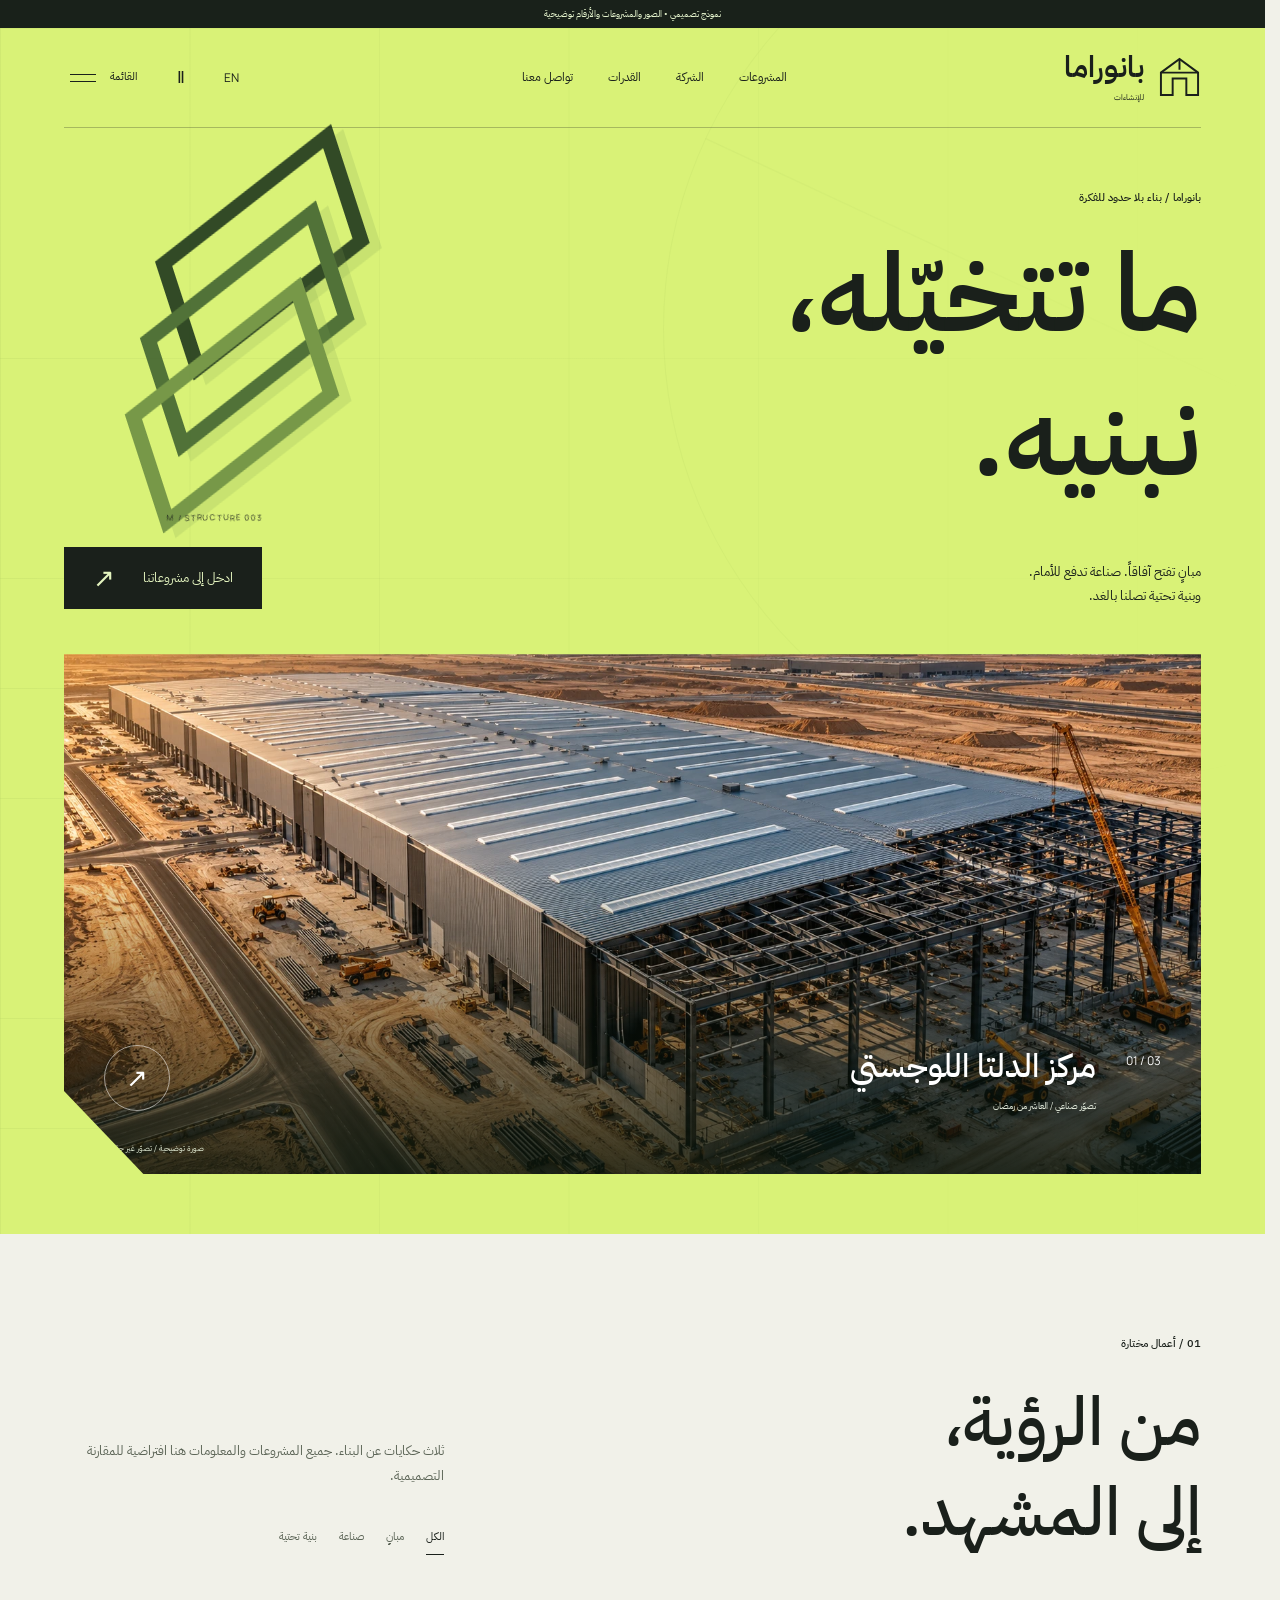
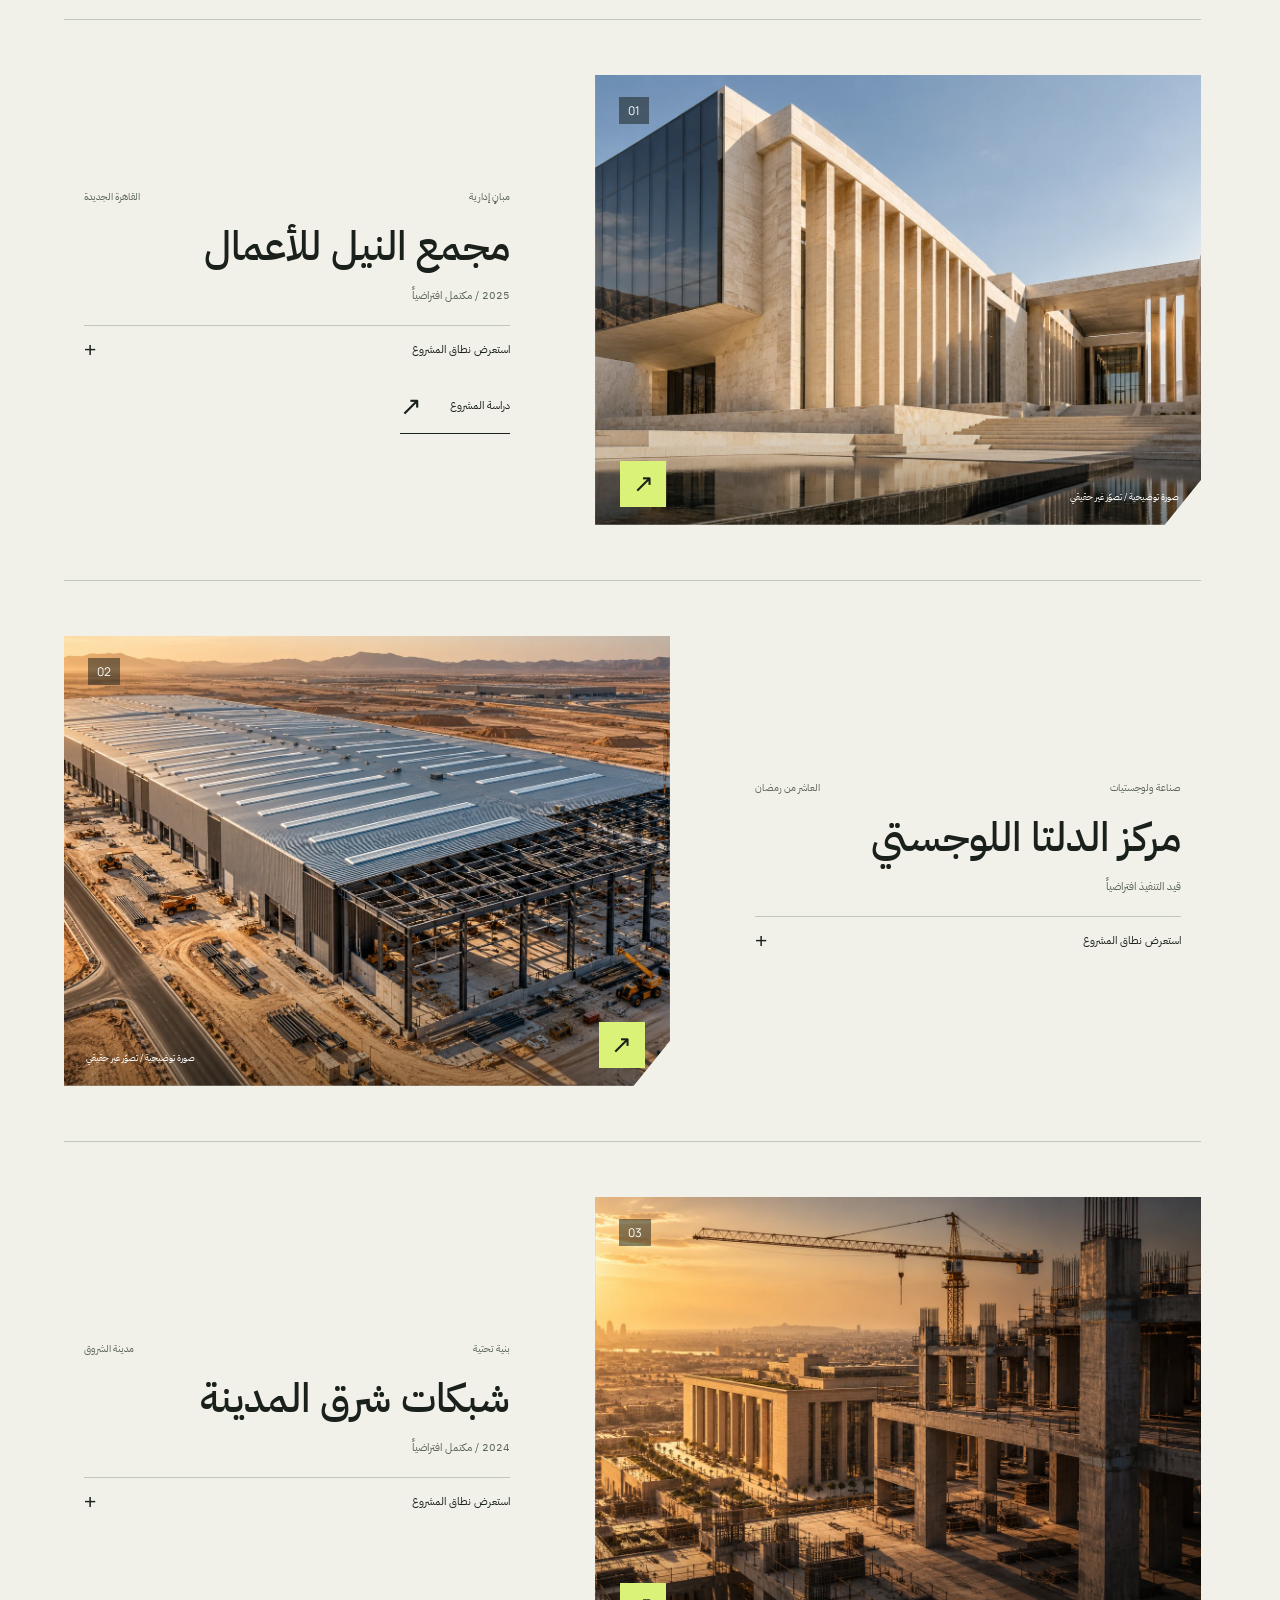
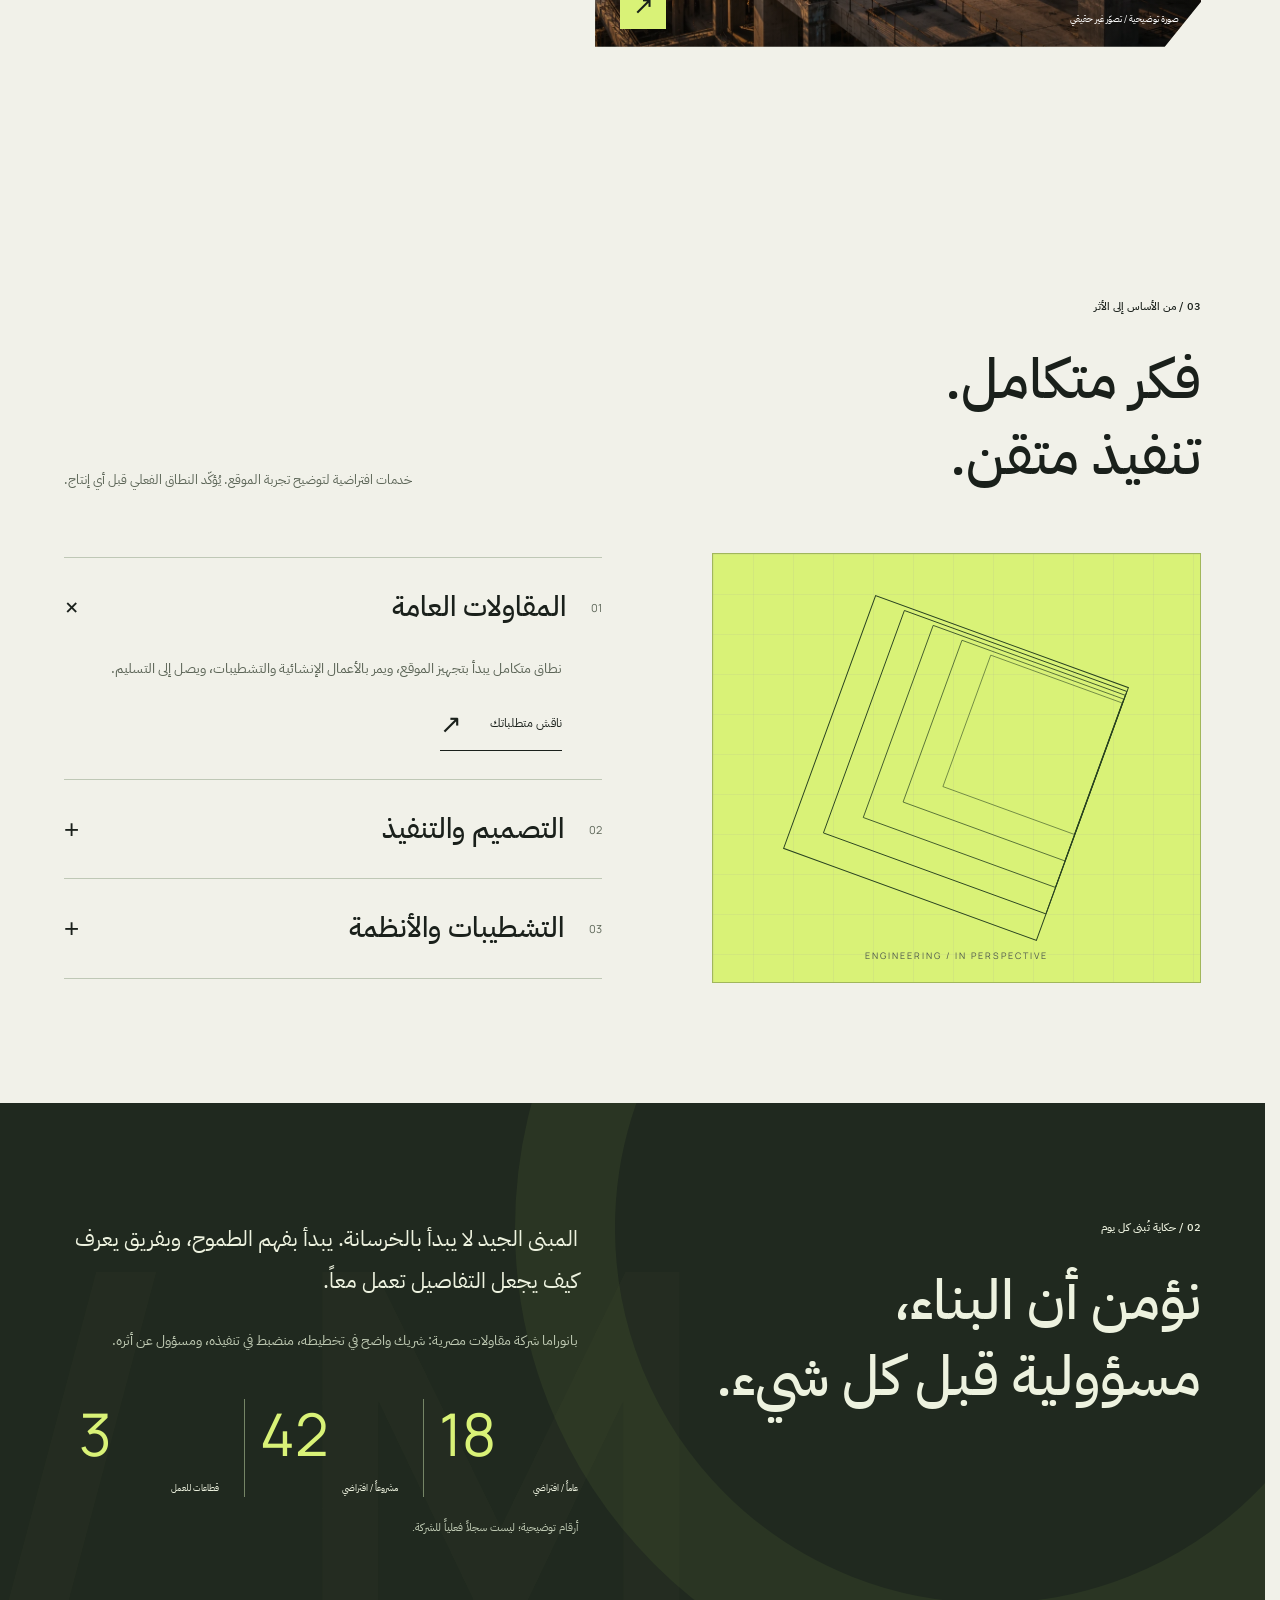
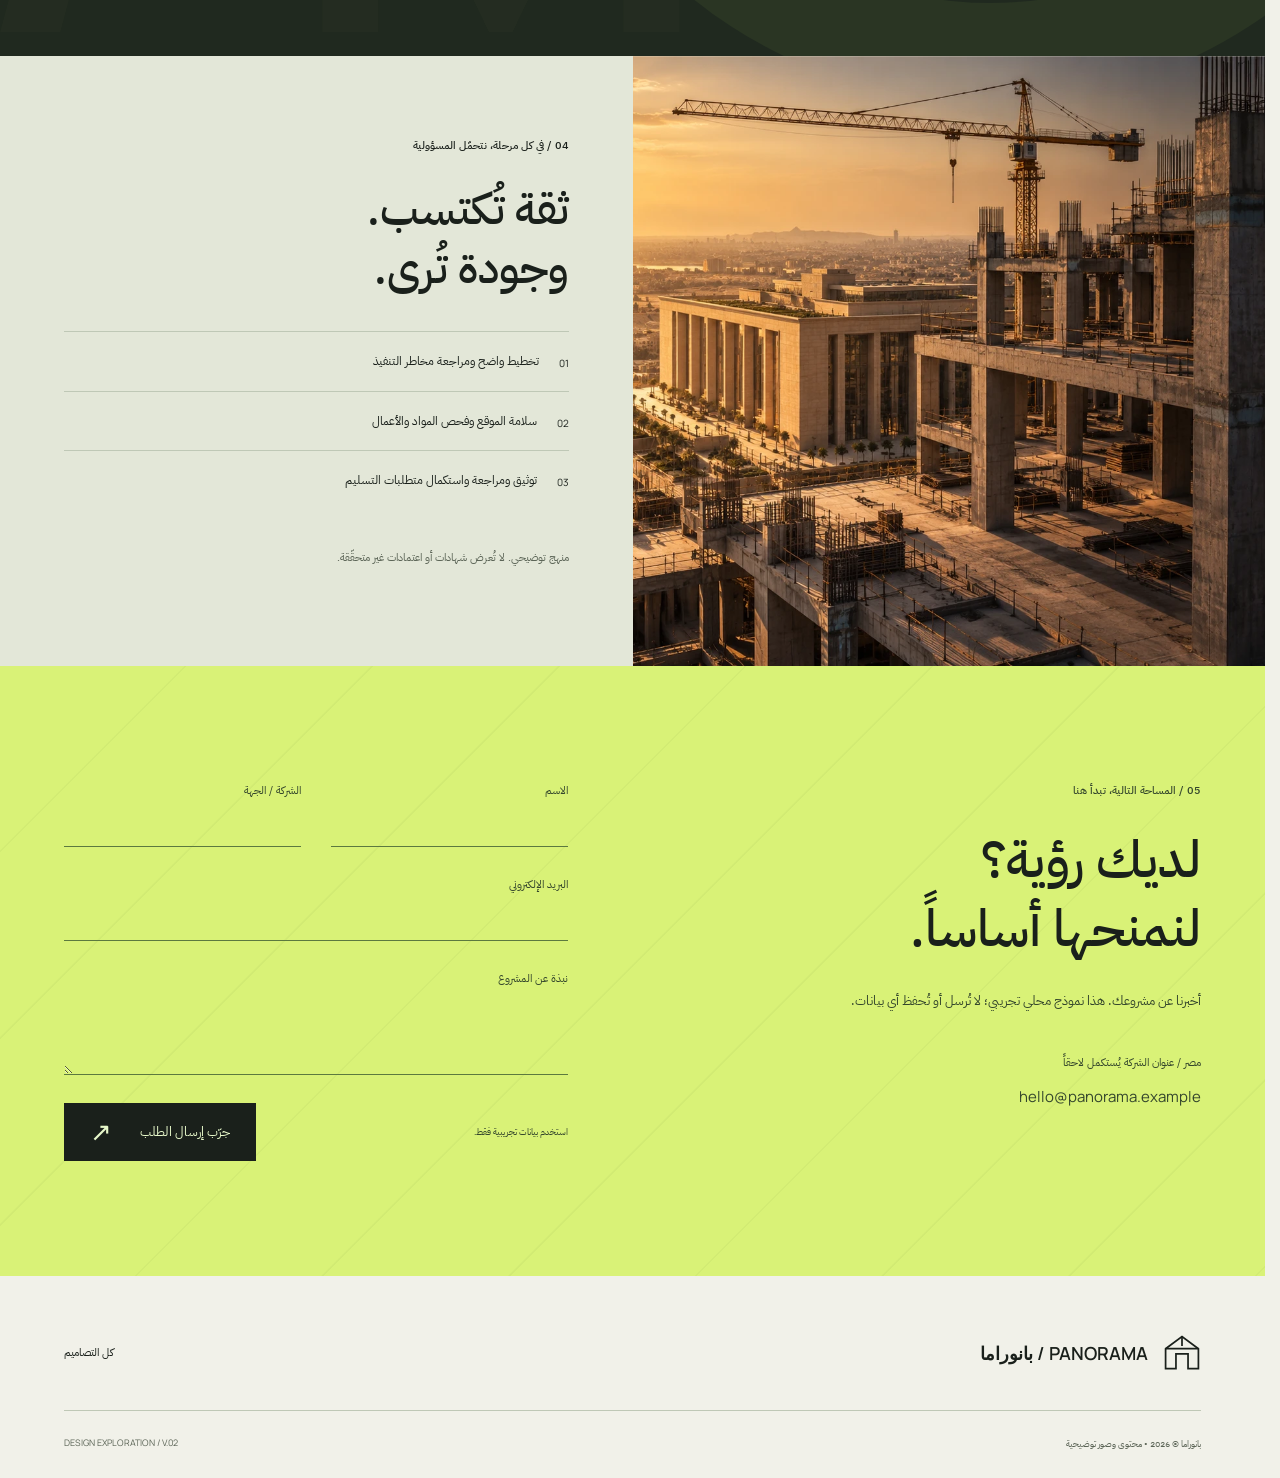
<file: designs/v2/direction-c.html>
<!doctype html>
<html lang="ar" dir="rtl"><head><meta charset="utf-8"><meta name="viewport" content="width=device-width, initial-scale=1"><meta name="robots" content="noindex,nofollow"><meta name="description" content="تصوّر تصميمي تجريبي لموقع بانوراما للإنشاءات، بصور معمارية توضيحية."><meta name="theme-color" content="#111614"><title>C — Bold Contemporary | PANORAMA</title><link rel="icon" href="data:image/svg+xml,%3Csvg xmlns='http://www.w3.org/2000/svg' viewBox='0 0 44 44'%3E%3Crect width='44' height='44' fill='%231b4332'/%3E%3Cpath d='M7 36V18L22 7l15 11v18h-9V23h-12v13H7Z' fill='none' stroke='%23fff' stroke-width='2.5'/%3E%3C/svg%3E"><link rel="stylesheet" href="styles.css"><script src="app.js" defer></script></head><body class="direction-c"><a href="#main" class="skip"><span data-ar="إلى المحتوى" data-en="Skip to content">إلى المحتوى</span></a><div class="prototype-note"><span data-ar="نموذج تصميمي • الصور والمشروعات والأرقام توضيحية" data-en="DESIGN PROTOTYPE • ILLUSTRATIVE IMAGERY &amp; PROJECT DATA">نموذج تصميمي • الصور والمشروعات والأرقام توضيحية</span></div><header class="site-header"><a class="brand" href="../../index.html"><svg viewBox="0 0 44 44" fill="none" aria-hidden="true"><path d="M3 40V17L22 3L41 17V40H29V23H15V40H3Z" stroke="currentColor" stroke-width="2"/><path d="M3 17H41M22 3V14" stroke="currentColor" stroke-width="2"/></svg><span><strong data-ar="بانوراما" data-en="PANORAMA">بانوراما</strong><small data-ar="للإنشاءات" data-en="CONSTRUCTION">للإنشاءات</small></span></a><nav class="desktop-nav" aria-label="التنقل الرئيسي"><a href="#projects"><span data-ar="المشروعات" data-en="Projects">المشروعات</span></a><a href="#about"><span data-ar="الشركة" data-en="Company">الشركة</span></a><a href="#services"><span data-ar="القدرات" data-en="Capabilities">القدرات</span></a><a href="#contact"><span data-ar="تواصل معنا" data-en="Contact">تواصل معنا</span></a></nav><div class="nav-tools"><button class="language" data-language type="button" lang="en">EN</button><button class="motion-toggle" type="button" aria-pressed="false" aria-label="إيقاف الحركة" title="إيقاف الحركة"><span aria-hidden="true">Ⅱ</span></button><button class="menu-toggle" type="button" aria-expanded="false" aria-controls="menu-panel"><span data-ar="القائمة" data-en="Menu">القائمة</span><span class="menu-lines" aria-hidden="true"><i></i><i></i></span></button></div></header><dialog id="menu-panel" class="menu-panel" aria-label="قائمة التنقل"><div class="menu-top"><span class="menu-brand">PANORAMA / C</span><button class="menu-close" type="button"><span data-ar="إغلاق" data-en="Close">إغلاق</span> <span aria-hidden="true">×</span></button></div><div class="menu-layout"><nav><a href="#projects"><small dir="ltr">01</small><span data-ar="مشروعاتنا" data-en="Our projects">مشروعاتنا</span><span class="arrow" aria-hidden="true">↗</span></a><a href="#about"><small dir="ltr">02</small><span data-ar="حكايتنا" data-en="Our story">حكايتنا</span><span class="arrow" aria-hidden="true">↗</span></a><a href="#services"><small dir="ltr">03</small><span data-ar="قدراتنا" data-en="Our capabilities">قدراتنا</span><span class="arrow" aria-hidden="true">↗</span></a><a href="#contact"><small dir="ltr">04</small><span data-ar="لنبدأ معاً" data-en="Let’s build">لنبدأ معاً</span><span class="arrow" aria-hidden="true">↗</span></a></nav><div class="menu-aside"><picture class=""><source media="(max-width: 700px)" srcset="assets/v2/construction-small.webp"><img src="assets/v2/construction.webp" width="1672" height="941" loading="lazy" alt="تصوّر معماري توضيحي، وليس مشروعاً حقيقياً" data-alt-ar="تصوّر معماري توضيحي، وليس مشروعاً حقيقياً" data-alt-en="Illustrative architectural concept, not a real project"></picture><p data-ar="رؤية واضحة.
أثر يدوم." data-en="Clear vision.
Lasting impact.">رؤية واضحة.
أثر يدوم.</p><small data-ar="مصر / محتوى تجريبي" data-en="EGYPT / DEMONSTRATION CONTENT">مصر / محتوى تجريبي</small></div></div><a class="menu-compare" href="../../index.html"><span data-ar="العودة إلى كل التصاميم" data-en="Back to all designs">العودة إلى كل التصاميم</span> ↗</a></dialog><main id="main"><section class="hero bold"><div class="bold-grid" aria-hidden="true"></div><div class="bold-masthead wrap"><p class="eyebrow" data-ar="بانوراما / بناء بلا حدود للفكرة" data-en="PANORAMA / AMBITION, MADE TANGIBLE">بانوراما / بناء بلا حدود للفكرة</p><h1><span class="line"><span><span data-ar="ما تتخيّله،" data-en="You imagine it.">ما تتخيّله،</span></span></span><span class="line"><span><span data-ar="نبنيه." data-en="We build it.">نبنيه.</span></span></span></h1><div class="beam-sculpture" aria-hidden="true"><i></i><i></i><i></i><span>M / STRUCTURE 003</span></div><div class="bold-summary"><p data-ar="مبانٍ تفتح آفاقاً. صناعة تدفع للأمام.
وبنية تحتية تصلنا بالغد." data-en="Buildings that open possibilities. Industry that moves us forward.
Infrastructure that connects us to tomorrow.">مبانٍ تفتح آفاقاً. صناعة تدفع للأمام.
وبنية تحتية تصلنا بالغد.</p><a class="btn" href="#projects"><span data-ar="ادخل إلى مشروعاتنا" data-en="Step into our projects">ادخل إلى مشروعاتنا</span><span class="arrow" aria-hidden="true">↗</span></a></div></div><div class="bold-feature" data-parallax="0.035"><picture class=""><source media="(max-width: 700px)" srcset="assets/v2/industrial-small.webp"><img src="assets/v2/industrial.webp" width="1672" height="941" fetchpriority="high" alt="تصوّر معماري توضيحي، وليس مشروعاً حقيقياً" data-alt-ar="تصوّر معماري توضيحي، وليس مشروعاً حقيقياً" data-alt-en="Illustrative architectural concept, not a real project"></picture><div class="bold-feature-caption"><span dir="ltr">01 / 03</span><span><strong data-ar="مركز الدلتا اللوجستي" data-en="Delta Logistics Hub">مركز الدلتا اللوجستي</strong><small data-ar="تصوّر صناعي / العاشر من رمضان" data-en="INDUSTRIAL CONCEPT / 10TH OF RAMADAN">تصوّر صناعي / العاشر من رمضان</small></span><a class="circle-arrow" href="#project-delta"><span data-ar="نطاق المشروع" data-en="Project scope">نطاق المشروع</span><span class="arrow" aria-hidden="true">↗</span></a></div><span class="image-label" data-ar="صورة توضيحية / تصوّر غير حقيقي" data-en="ILLUSTRATIVE IMAGE / CONCEPTUAL PROJECT">صورة توضيحية / تصوّر غير حقيقي</span></div></section><section class="portfolio section wrap" id="projects"><div class="section-heading " data-reveal="text"><div><p class="eyebrow" data-ar="01 / أعمال مختارة" data-en="01 / SELECTED WORK">01 / أعمال مختارة</p><h2 data-ar="من الرؤية،
إلى المشهد." data-en="From vision,
to the skyline.">من الرؤية،
إلى المشهد.</h2></div><div class="section-aside"><p data-ar="ثلاث حكايات عن البناء. جميع المشروعات والمعلومات هنا افتراضية للمقارنة التصميمية." data-en="Three stories of making. All projects and facts are illustrative content.">ثلاث حكايات عن البناء. جميع المشروعات والمعلومات هنا افتراضية للمقارنة التصميمية.</p><div class="filters" role="group" aria-label="تصفية المشروعات"><button type="button" data-filter="all" aria-pressed="true"><span data-ar="الكل" data-en="All">الكل</span></button><button type="button" data-filter="buildings" aria-pressed="false"><span data-ar="مبانٍ" data-en="Buildings">مبانٍ</span></button><button type="button" data-filter="industrial" aria-pressed="false"><span data-ar="صناعة" data-en="Industrial">صناعة</span></button><button type="button" data-filter="infrastructure" aria-pressed="false"><span data-ar="بنية تحتية" data-en="Infrastructure">بنية تحتية</span></button></div><p class="result-count sr-only" aria-live="polite"></p></div></div><div class="project-collection "><article class="project project-1" id="project-nile" data-sector="buildings"><div class="project-visual" data-reveal="image"><picture class=""><source media="(max-width: 700px)" srcset="assets/v2/architecture-small.webp"><img src="assets/v2/architecture.webp" width="1672" height="941" loading="lazy" alt="تصوّر معماري توضيحي، وليس مشروعاً حقيقياً" data-alt-ar="تصوّر معماري توضيحي، وليس مشروعاً حقيقياً" data-alt-en="Illustrative architectural concept, not a real project"></picture><span class="project-num" dir="ltr">01</span><span class="image-label" data-ar="صورة توضيحية / تصوّر غير حقيقي" data-en="ILLUSTRATIVE IMAGE / CONCEPTUAL PROJECT">صورة توضيحية / تصوّر غير حقيقي</span><span class="image-corner" aria-hidden="true">↗</span></div><div class="project-copy" data-reveal="text"><div class="project-meta"><span data-ar="مبانٍ إدارية" data-en="Commercial buildings">مبانٍ إدارية</span><span data-ar="القاهرة الجديدة" data-en="New Cairo">القاهرة الجديدة</span></div><h3 data-ar="مجمع النيل للأعمال" data-en="Nile Business Campus">مجمع النيل للأعمال</h3><p class="project-status" data-ar="2025 / مكتمل افتراضياً" data-en="2025 / Illustrative completion">2025 / مكتمل افتراضياً</p><details><summary><span data-ar="استعرض نطاق المشروع" data-en="Explore the project scope">استعرض نطاق المشروع</span><span aria-hidden="true">+</span></summary><p data-ar="المقاول العام: الهيكل الخرساني والتشطيبات وتنسيق الأنظمة. المساحة الافتراضية: 18,000 م²." data-en="Main contractor: concrete structure, finishes and systems coordination. Illustrative area: 18,000 m².">المقاول العام: الهيكل الخرساني والتشطيبات وتنسيق الأنظمة. المساحة الافتراضية: 18,000 م².</p></details><a class="text-link locale-link" href="project-detail.html"><span data-ar="دراسة المشروع" data-en="Project case study">دراسة المشروع</span><span class="arrow" aria-hidden="true">↗</span></a></div></article><article class="project project-2" id="project-delta" data-sector="industrial"><div class="project-visual" data-reveal="image"><picture class=""><source media="(max-width: 700px)" srcset="assets/v2/industrial-small.webp"><img src="assets/v2/industrial.webp" width="1672" height="941" loading="lazy" alt="تصوّر معماري توضيحي، وليس مشروعاً حقيقياً" data-alt-ar="تصوّر معماري توضيحي، وليس مشروعاً حقيقياً" data-alt-en="Illustrative architectural concept, not a real project"></picture><span class="project-num" dir="ltr">02</span><span class="image-label" data-ar="صورة توضيحية / تصوّر غير حقيقي" data-en="ILLUSTRATIVE IMAGE / CONCEPTUAL PROJECT">صورة توضيحية / تصوّر غير حقيقي</span><span class="image-corner" aria-hidden="true">↗</span></div><div class="project-copy" data-reveal="text"><div class="project-meta"><span data-ar="صناعة ولوجستيات" data-en="Industry &amp; logistics">صناعة ولوجستيات</span><span data-ar="العاشر من رمضان" data-en="10th of Ramadan">العاشر من رمضان</span></div><h3 data-ar="مركز الدلتا اللوجستي" data-en="Delta Logistics Hub">مركز الدلتا اللوجستي</h3><p class="project-status" data-ar="قيد التنفيذ افتراضياً" data-en="Illustratively in progress">قيد التنفيذ افتراضياً</p><details><summary><span data-ar="استعرض نطاق المشروع" data-en="Explore the project scope">استعرض نطاق المشروع</span><span aria-hidden="true">+</span></summary><p data-ar="تصميم وتنفيذ الهياكل المعدنية ومناطق التخزين والمرافق التشغيلية، ضمن مشروع تجريبي غير حقيقي." data-en="Design and delivery of structural steel, storage and operational utilities for an illustrative project.">تصميم وتنفيذ الهياكل المعدنية ومناطق التخزين والمرافق التشغيلية، ضمن مشروع تجريبي غير حقيقي.</p></details></div></article><article class="project project-3" id="project-east" data-sector="infrastructure"><div class="project-visual" data-reveal="image"><picture class=""><source media="(max-width: 700px)" srcset="assets/v2/construction-small.webp"><img src="assets/v2/construction.webp" width="1672" height="941" loading="lazy" alt="تصوّر معماري توضيحي، وليس مشروعاً حقيقياً" data-alt-ar="تصوّر معماري توضيحي، وليس مشروعاً حقيقياً" data-alt-en="Illustrative architectural concept, not a real project"></picture><span class="project-num" dir="ltr">03</span><span class="image-label" data-ar="صورة توضيحية / تصوّر غير حقيقي" data-en="ILLUSTRATIVE IMAGE / CONCEPTUAL PROJECT">صورة توضيحية / تصوّر غير حقيقي</span><span class="image-corner" aria-hidden="true">↗</span></div><div class="project-copy" data-reveal="text"><div class="project-meta"><span data-ar="بنية تحتية" data-en="Infrastructure">بنية تحتية</span><span data-ar="مدينة الشروق" data-en="El Shorouk">مدينة الشروق</span></div><h3 data-ar="شبكات شرق المدينة" data-en="East City Utilities">شبكات شرق المدينة</h3><p class="project-status" data-ar="2024 / مكتمل افتراضياً" data-en="2024 / Illustrative completion">2024 / مكتمل افتراضياً</p><details><summary><span data-ar="استعرض نطاق المشروع" data-en="Explore the project scope">استعرض نطاق المشروع</span><span aria-hidden="true">+</span></summary><p data-ar="شبكات مرافق وأعمال مدنية وطرق داخلية. الصورة تصور إنشائي عام، وليست توثيقاً لهذا المشروع الافتراضي." data-en="Utility networks, civil works and internal roads. Image is a general construction concept, not documentation of this illustrative project.">شبكات مرافق وأعمال مدنية وطرق داخلية. الصورة تصور إنشائي عام، وليست توثيقاً لهذا المشروع الافتراضي.</p></details></div></article></div></section><section class="services section wrap" id="services"><div class="section-heading" data-reveal="text"><div><p class="eyebrow" data-ar="03 / من الأساس إلى الأثر" data-en="03 / FROM FOUNDATION TO IMPACT">03 / من الأساس إلى الأثر</p><h2 data-ar="فكر متكامل.
تنفيذ متقن." data-en="Integrated thinking.
Considered execution.">فكر متكامل.
تنفيذ متقن.</h2></div><p class="section-aside" data-ar="خدمات افتراضية لتوضيح تجربة الموقع. يُؤكّد النطاق الفعلي قبل أي إنتاج." data-en="Illustrative services for this prototype. Actual capabilities must be confirmed before production.">خدمات افتراضية لتوضيح تجربة الموقع. يُؤكّد النطاق الفعلي قبل أي إنتاج.</p></div><div class="capability-layout"><div class="capability-art" aria-hidden="true"><div class="arch-portal"><i></i><i></i><i></i><i></i><i></i></div><span>ENGINEERING / IN PERSPECTIVE</span></div><div class="service-rows"><details data-reveal="line" open><summary><span class="service-number" dir="ltr">01</span><h3 data-ar="المقاولات العامة" data-en="General contracting">المقاولات العامة</h3><span class="service-plus" aria-hidden="true">+</span></summary><div><p data-ar="نطاق متكامل يبدأ بتجهيز الموقع، ويمر بالأعمال الإنشائية والتشطيبات، ويصل إلى التسليم." data-en="A coordinated scope from site preparation through structure and finishes to handover.">نطاق متكامل يبدأ بتجهيز الموقع، ويمر بالأعمال الإنشائية والتشطيبات، ويصل إلى التسليم.</p><a class="text-link" href="#contact"><span data-ar="ناقش متطلباتك" data-en="Discuss your requirements">ناقش متطلباتك</span><span class="arrow" aria-hidden="true">↗</span></a></div></details><details data-reveal="line" ><summary><span class="service-number" dir="ltr">02</span><h3 data-ar="التصميم والتنفيذ" data-en="Design &amp; build">التصميم والتنفيذ</h3><span class="service-plus" aria-hidden="true">+</span></summary><div><p data-ar="مسار واحد يربط القرار التصميمي بإمكانات التنفيذ، ومتطلبات البرنامج، واحتياجات الاستخدام." data-en="A single delivery path connecting design decisions, buildability, programme and operational needs.">مسار واحد يربط القرار التصميمي بإمكانات التنفيذ، ومتطلبات البرنامج، واحتياجات الاستخدام.</p><a class="text-link" href="#contact"><span data-ar="ناقش متطلباتك" data-en="Discuss your requirements">ناقش متطلباتك</span><span class="arrow" aria-hidden="true">↗</span></a></div></details><details data-reveal="line" ><summary><span class="service-number" dir="ltr">03</span><h3 data-ar="التشطيبات والأنظمة" data-en="Fit-out &amp; MEP">التشطيبات والأنظمة</h3><span class="service-plus" aria-hidden="true">+</span></summary><div><p data-ar="عناية بالتفاصيل المعمارية وتنسيق الأنظمة الكهروميكانيكية، لتعمل المساحات كما ينبغي." data-en="Careful architectural detailing and coordinated building systems, so spaces perform as intended.">عناية بالتفاصيل المعمارية وتنسيق الأنظمة الكهروميكانيكية، لتعمل المساحات كما ينبغي.</p><a class="text-link" href="#contact"><span data-ar="ناقش متطلباتك" data-en="Discuss your requirements">ناقش متطلباتك</span><span class="arrow" aria-hidden="true">↗</span></a></div></details></div></div></section><section class="about section" id="about"><div class="about-word" aria-hidden="true">M /</div><div class="wrap about-content"><div data-reveal="text"><p class="eyebrow" data-ar="02 / حكاية تُبنى كل يوم" data-en="02 / A STORY BUILT EVERY DAY">02 / حكاية تُبنى كل يوم</p><h2 data-ar="نؤمن أن البناء،
مسؤولية قبل كل شيء." data-en="We believe building
starts with responsibility.">نؤمن أن البناء،
مسؤولية قبل كل شيء.</h2></div><div class="about-story" data-reveal="text"><p class="lead" data-ar="المبنى الجيد لا يبدأ بالخرسانة. يبدأ بفهم الطموح، وبفريق يعرف كيف يجعل التفاصيل تعمل معاً." data-en="A good building does not begin with concrete. It begins with understanding ambition, and a team that knows how to make every detail work together.">المبنى الجيد لا يبدأ بالخرسانة. يبدأ بفهم الطموح، وبفريق يعرف كيف يجعل التفاصيل تعمل معاً.</p><p data-ar="بانوراما شركة مقاولات مصرية: شريك واضح في تخطيطه، منضبط في تنفيذه، ومسؤول عن أثره." data-en="Panorama is an Egyptian construction company: a partner with clarity in planning, discipline in delivery and responsibility for its impact.">بانوراما شركة مقاولات مصرية: شريك واضح في تخطيطه، منضبط في تنفيذه، ومسؤول عن أثره.</p><div class="stats"><div data-reveal="number"><b dir="ltr">18</b><span data-ar="عاماً / افتراضي" data-en="YEARS / ILLUSTRATIVE">عاماً / افتراضي</span></div><div data-reveal="number"><b dir="ltr">42</b><span data-ar="مشروعاً / افتراضي" data-en="PROJECTS / ILLUSTRATIVE">مشروعاً / افتراضي</span></div><div data-reveal="number"><b dir="ltr">3</b><span data-ar="قطاعات للعمل" data-en="SECTORS">قطاعات للعمل</span></div></div><small class="muted" data-ar="أرقام توضيحية؛ ليست سجلاً فعلياً للشركة." data-en="Illustrative figures; not an actual company record.">أرقام توضيحية؛ ليست سجلاً فعلياً للشركة.</small></div></div></section><section class="assurance" id="quality"><div class="assurance-image" data-reveal="image"><picture class=""><source media="(max-width: 700px)" srcset="assets/v2/construction-small.webp"><img src="assets/v2/construction.webp" width="1672" height="941" loading="lazy" alt="تصوّر معماري توضيحي، وليس مشروعاً حقيقياً" data-alt-ar="تصوّر معماري توضيحي، وليس مشروعاً حقيقياً" data-alt-en="Illustrative architectural concept, not a real project"></picture></div><div class="assurance-copy" data-reveal="text"><p class="eyebrow" data-ar="04 / في كل مرحلة، نتحمّل المسؤولية" data-en="04 / ACCOUNTABILITY, AT EVERY STAGE">04 / في كل مرحلة، نتحمّل المسؤولية</p><h2 data-ar="ثقة تُكتسب.
وجودة تُرى." data-en="Trust, earned.
Quality, made visible.">ثقة تُكتسب.
وجودة تُرى.</h2><div class="assurance-list"><p><span dir="ltr">01</span><span data-ar="تخطيط واضح ومراجعة مخاطر التنفيذ" data-en="Clear planning and delivery risk review">تخطيط واضح ومراجعة مخاطر التنفيذ</span></p><p><span dir="ltr">02</span><span data-ar="سلامة الموقع وفحص المواد والأعمال" data-en="Site safety and material/work inspections">سلامة الموقع وفحص المواد والأعمال</span></p><p><span dir="ltr">03</span><span data-ar="توثيق ومراجعة واستكمال متطلبات التسليم" data-en="Documented reviews and considered handover">توثيق ومراجعة واستكمال متطلبات التسليم</span></p></div><small data-ar="منهج توضيحي. لا تُعرض شهادات أو اعتمادات غير متحقّقة." data-en="Illustrative approach. No unverified certificates or accreditations are displayed.">منهج توضيحي. لا تُعرض شهادات أو اعتمادات غير متحقّقة.</small></div></section><section class="contact section" id="contact"><div class="contact-lines" aria-hidden="true"></div><div class="wrap contact-inner"><div data-reveal="text"><p class="eyebrow" data-ar="05 / المساحة التالية، تبدأ هنا" data-en="05 / THE NEXT PLACE STARTS HERE">05 / المساحة التالية، تبدأ هنا</p><h2 data-ar="لديك رؤية؟
لنمنحها أساساً." data-en="Have a vision?
Let’s give it a foundation.">لديك رؤية؟
لنمنحها أساساً.</h2><p data-ar="أخبرنا عن مشروعك. هذا نموذج محلي تجريبي؛ لا تُرسل أو تُحفظ أي بيانات." data-en="Tell us about your project. This local demonstration does not send or store any information.">أخبرنا عن مشروعك. هذا نموذج محلي تجريبي؛ لا تُرسل أو تُحفظ أي بيانات.</p><p class="contact-address"><span data-ar="مصر / عنوان الشركة يُستكمل لاحقاً" data-en="EGYPT / OFFICE DETAILS TO FOLLOW">مصر / عنوان الشركة يُستكمل لاحقاً</span><br><bdi>hello@panorama.example</bdi></p></div><form data-reveal="form"><div class="form-row"><label><span data-ar="الاسم" data-en="Name">الاسم</span><input name="name" required autocomplete="name" maxlength="100"></label><label><span data-ar="الشركة / الجهة" data-en="Organization">الشركة / الجهة</span><input name="company" autocomplete="organization" maxlength="120"></label></div><label><span data-ar="البريد الإلكتروني" data-en="Email">البريد الإلكتروني</span><input name="email" type="email" dir="ltr" required autocomplete="email" maxlength="200"></label><label><span data-ar="نبذة عن المشروع" data-en="Project brief">نبذة عن المشروع</span><textarea name="brief" rows="3" required maxlength="2000"></textarea></label><div class="form-bottom"><small data-ar="استخدم بيانات تجريبية فقط." data-en="Use demonstration information only.">استخدم بيانات تجريبية فقط.</small><button class="btn" type="submit"><span data-ar="جرّب إرسال الطلب" data-en="Simulate inquiry">جرّب إرسال الطلب</span><span class="arrow" aria-hidden="true">↗</span></button></div><p class="form-status" role="status" tabindex="-1"></p></form></div></section></main><footer class="wrap"><a class="footer-brand" href="../../index.html"><svg viewBox="0 0 44 44" fill="none" aria-hidden="true"><path d="M3 40V17L22 3L41 17V40H29V23H15V40H3Z" stroke="currentColor" stroke-width="2"/><path d="M3 17H41M22 3V14" stroke="currentColor" stroke-width="2"/></svg><span>PANORAMA / <span data-ar="بانوراما" data-en="DEMO">بانوراما</span></span></a><div class="footer-links"><a href="../../index.html"><span data-ar="كل التصاميم" data-en="All designs">كل التصاميم</span></a></div><div class="footer-bottom"><span data-ar="بانوراما © 2026 • محتوى وصور توضيحية" data-en="PANORAMA © 2026 • ILLUSTRATIVE CONTENT &amp; IMAGERY">بانوراما © 2026 • محتوى وصور توضيحية</span><span>DESIGN EXPLORATION / V.02</span></div></footer></body></html>
</file>
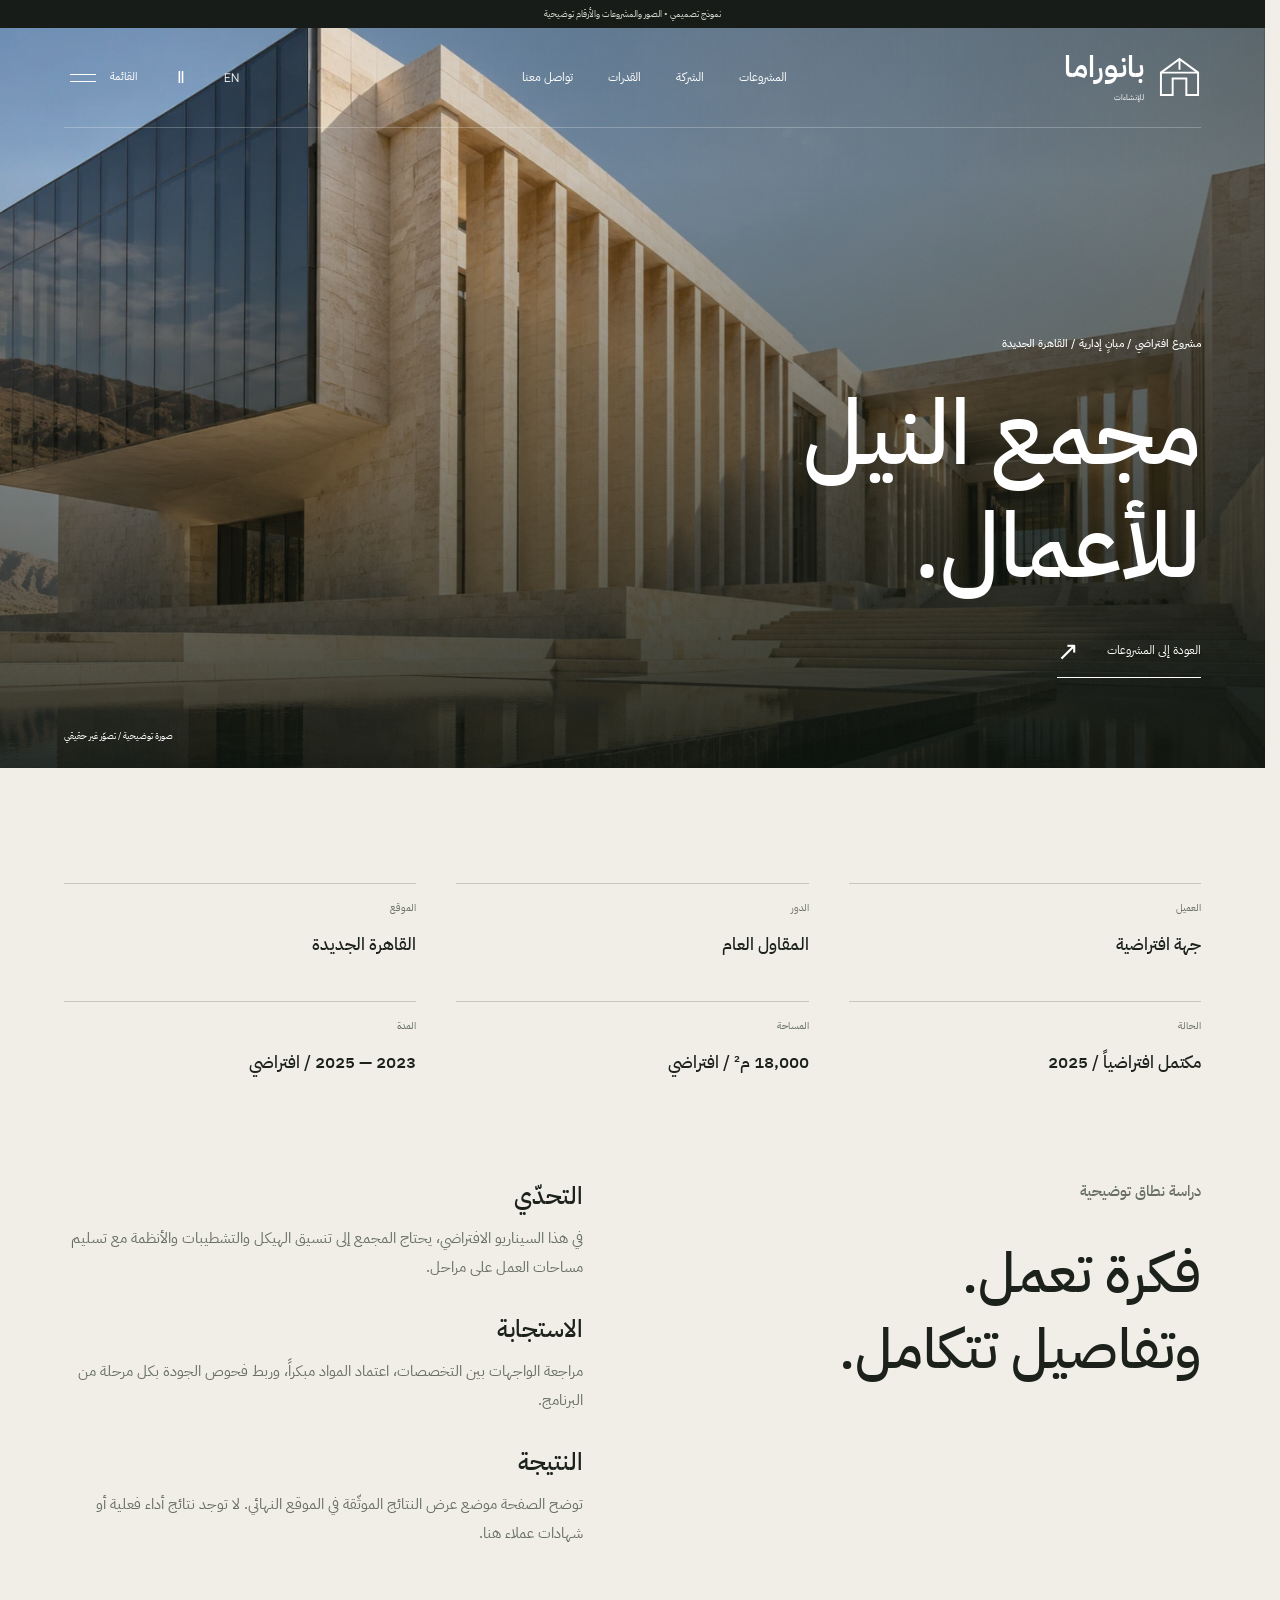
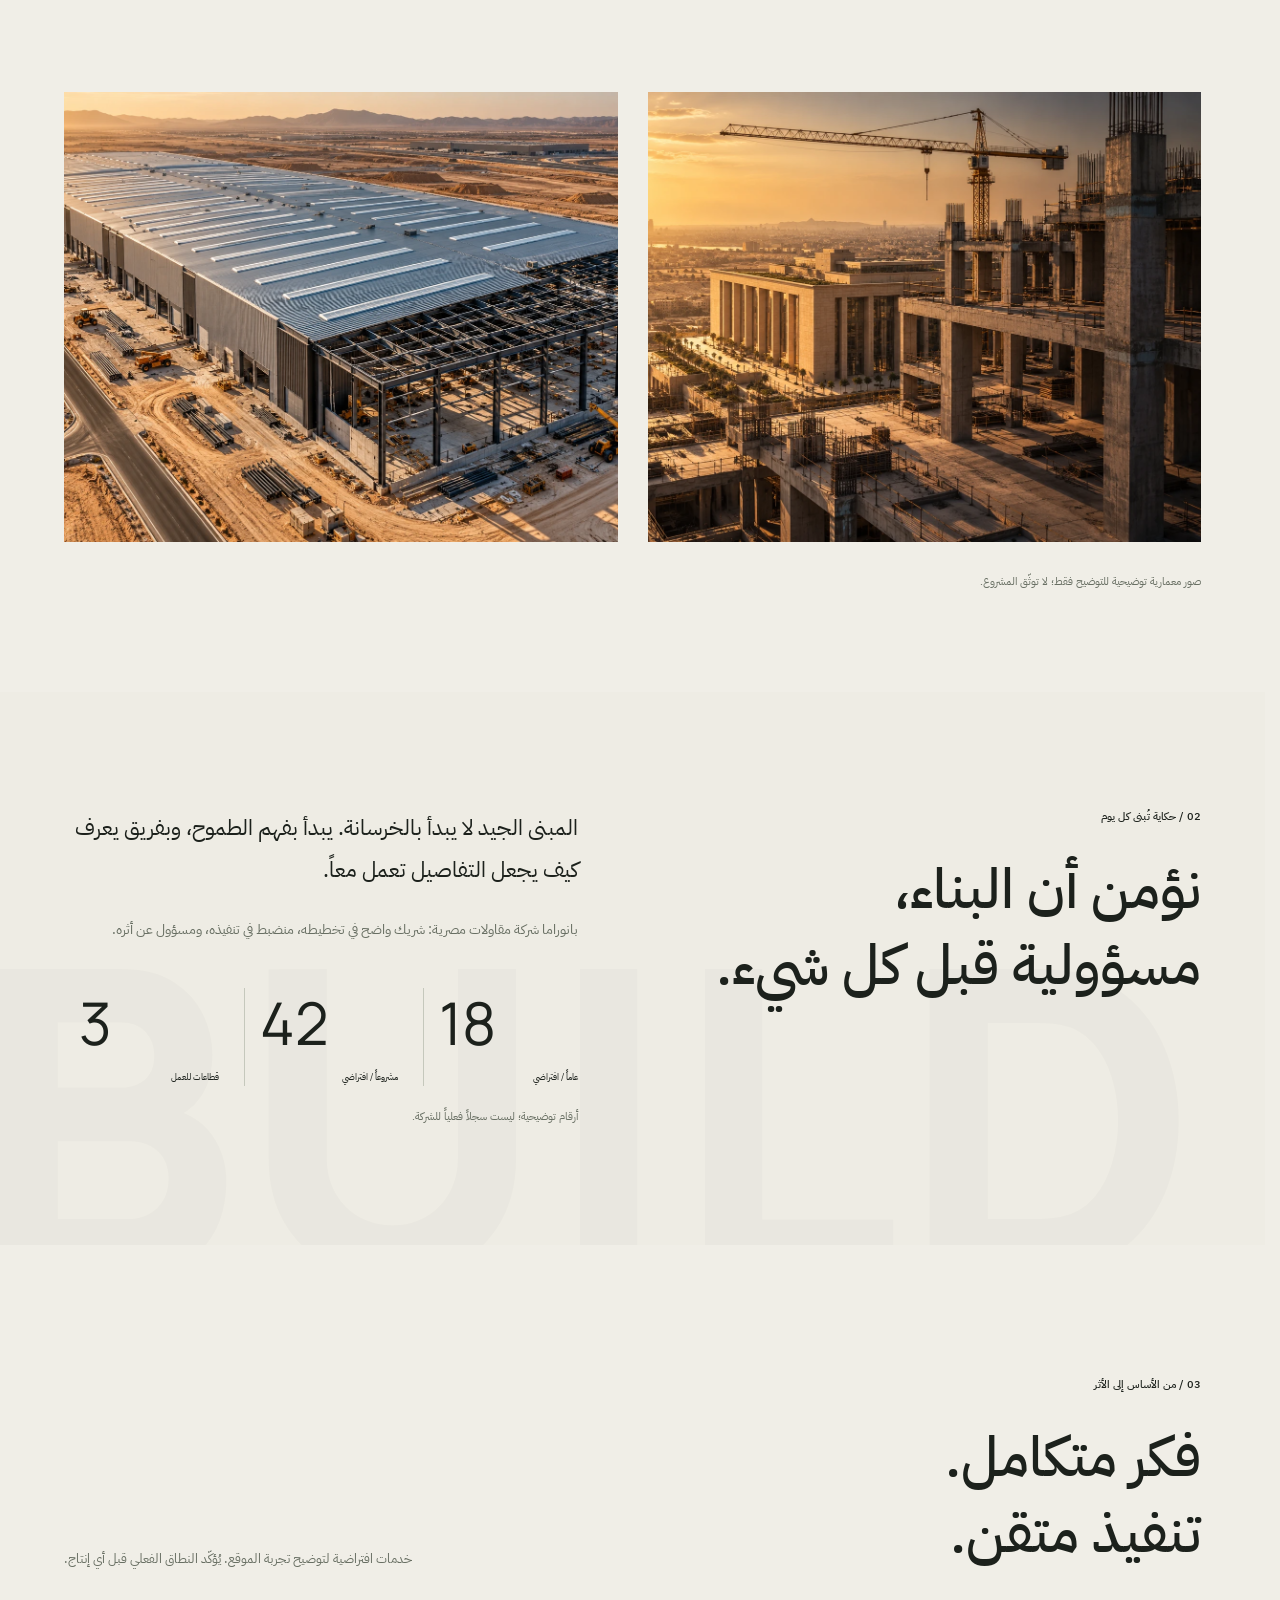
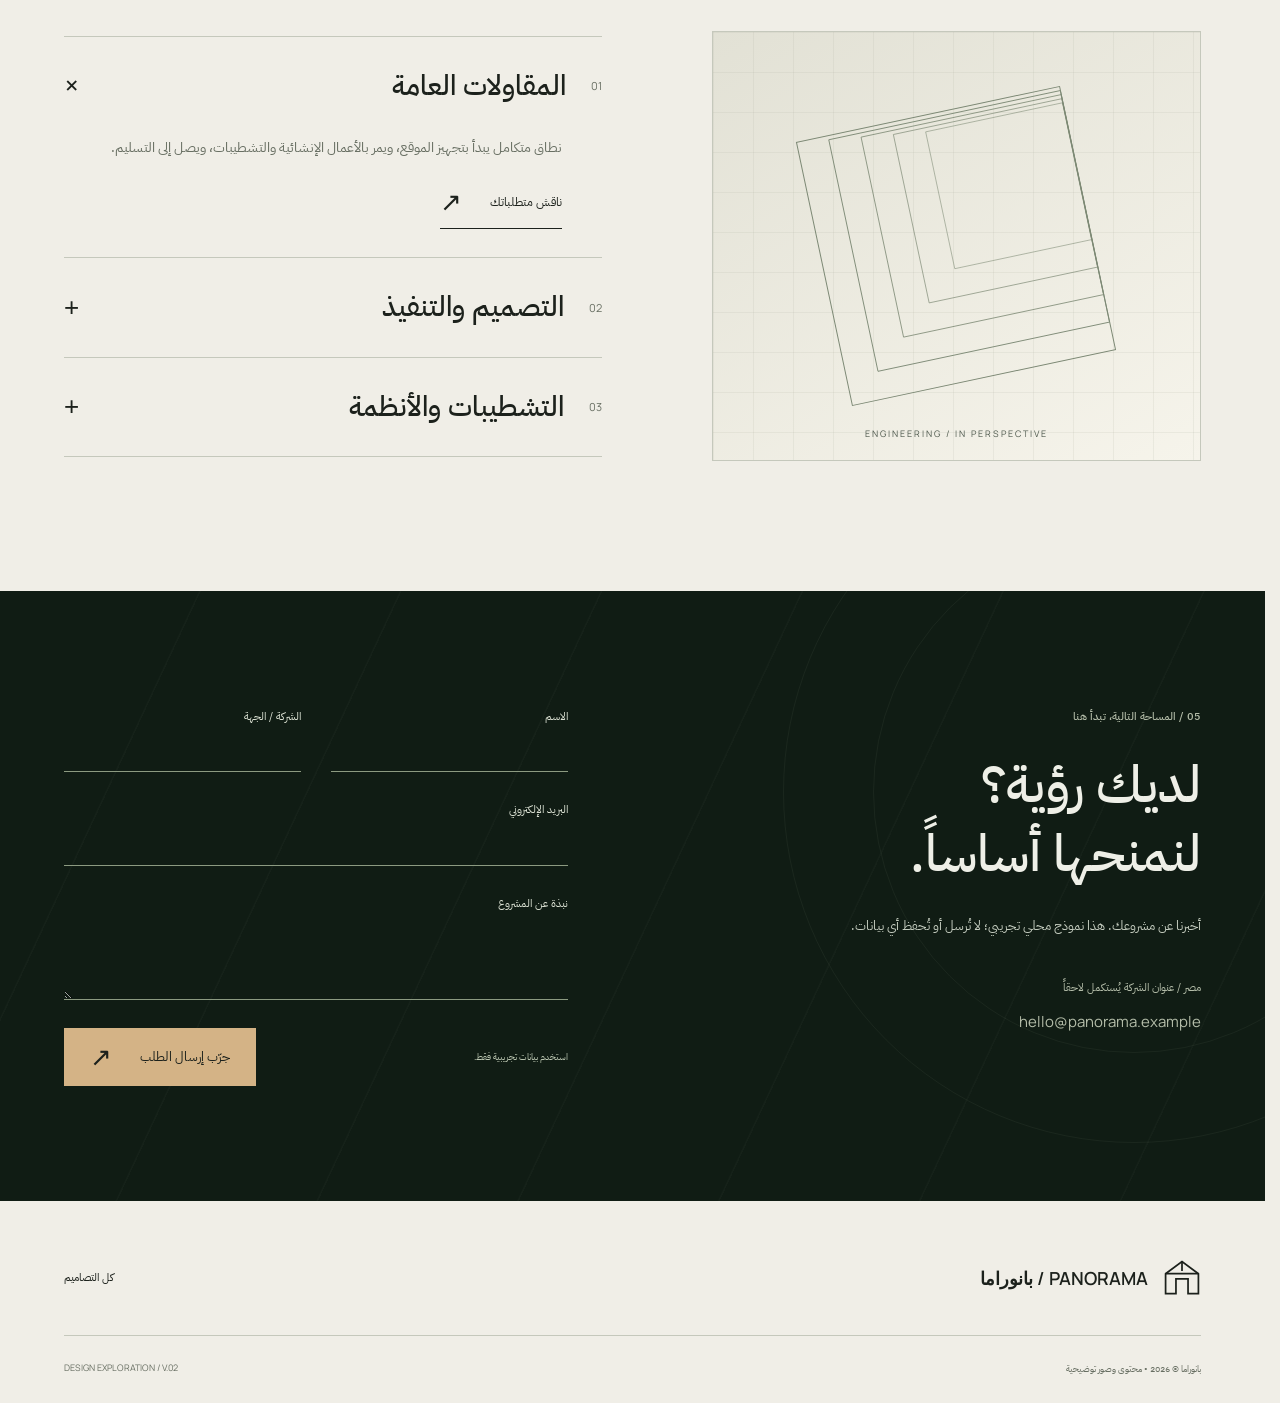
<file: designs/v2/project-detail.html>
<!doctype html>
<html lang="ar" dir="rtl"><head><meta charset="utf-8"><meta name="viewport" content="width=device-width, initial-scale=1"><meta name="robots" content="noindex,nofollow"><meta name="description" content="تصوّر تصميمي تجريبي لموقع بانوراما للإنشاءات، بصور معمارية توضيحية."><meta name="theme-color" content="#111614"><title>Nile Business Campus — Demonstration case study | PANORAMA</title><link rel="icon" href="data:image/svg+xml,%3Csvg xmlns='http://www.w3.org/2000/svg' viewBox='0 0 44 44'%3E%3Crect width='44' height='44' fill='%231b4332'/%3E%3Cpath d='M7 36V18L22 7l15 11v18h-9V23h-12v13H7Z' fill='none' stroke='%23fff' stroke-width='2.5'/%3E%3C/svg%3E"><link rel="stylesheet" href="styles.css"><script src="app.js" defer></script></head><body class="direction-a"><a href="#main" class="skip"><span data-ar="إلى المحتوى" data-en="Skip to content">إلى المحتوى</span></a><div class="prototype-note"><span data-ar="نموذج تصميمي • الصور والمشروعات والأرقام توضيحية" data-en="DESIGN PROTOTYPE • ILLUSTRATIVE IMAGERY &amp; PROJECT DATA">نموذج تصميمي • الصور والمشروعات والأرقام توضيحية</span></div><header class="site-header"><a class="brand" href="../../index.html"><svg viewBox="0 0 44 44" fill="none" aria-hidden="true"><path d="M3 40V17L22 3L41 17V40H29V23H15V40H3Z" stroke="currentColor" stroke-width="2"/><path d="M3 17H41M22 3V14" stroke="currentColor" stroke-width="2"/></svg><span><strong data-ar="بانوراما" data-en="PANORAMA">بانوراما</strong><small data-ar="للإنشاءات" data-en="CONSTRUCTION">للإنشاءات</small></span></a><nav class="desktop-nav" aria-label="التنقل الرئيسي"><a href="direction-a.html#projects" class="locale-link"><span data-ar="المشروعات" data-en="Projects">المشروعات</span></a><a href="#about"><span data-ar="الشركة" data-en="Company">الشركة</span></a><a href="#services"><span data-ar="القدرات" data-en="Capabilities">القدرات</span></a><a href="#contact"><span data-ar="تواصل معنا" data-en="Contact">تواصل معنا</span></a></nav><div class="nav-tools"><button class="language" data-language type="button" lang="en">EN</button><button class="motion-toggle" type="button" aria-pressed="false" aria-label="إيقاف الحركة" title="إيقاف الحركة"><span aria-hidden="true">Ⅱ</span></button><button class="menu-toggle" type="button" aria-expanded="false" aria-controls="menu-panel"><span data-ar="القائمة" data-en="Menu">القائمة</span><span class="menu-lines" aria-hidden="true"><i></i><i></i></span></button></div></header><dialog id="menu-panel" class="menu-panel" aria-label="قائمة التنقل"><div class="menu-top"><span class="menu-brand">PANORAMA / A</span><button class="menu-close" type="button"><span data-ar="إغلاق" data-en="Close">إغلاق</span> <span aria-hidden="true">×</span></button></div><div class="menu-layout"><nav><a href="direction-a.html#projects" class="locale-link"><small dir="ltr">01</small><span data-ar="مشروعاتنا" data-en="Our projects">مشروعاتنا</span><span class="arrow" aria-hidden="true">↗</span></a><a href="#about"><small dir="ltr">02</small><span data-ar="حكايتنا" data-en="Our story">حكايتنا</span><span class="arrow" aria-hidden="true">↗</span></a><a href="#services"><small dir="ltr">03</small><span data-ar="قدراتنا" data-en="Our capabilities">قدراتنا</span><span class="arrow" aria-hidden="true">↗</span></a><a href="#contact"><small dir="ltr">04</small><span data-ar="لنبدأ معاً" data-en="Let’s build">لنبدأ معاً</span><span class="arrow" aria-hidden="true">↗</span></a></nav><div class="menu-aside"><picture class=""><source media="(max-width: 700px)" srcset="assets/v2/construction-small.webp"><img src="assets/v2/construction.webp" width="1672" height="941" loading="lazy" alt="تصوّر معماري توضيحي، وليس مشروعاً حقيقياً" data-alt-ar="تصوّر معماري توضيحي، وليس مشروعاً حقيقياً" data-alt-en="Illustrative architectural concept, not a real project"></picture><p data-ar="رؤية واضحة.
أثر يدوم." data-en="Clear vision.
Lasting impact.">رؤية واضحة.
أثر يدوم.</p><small data-ar="مصر / محتوى تجريبي" data-en="EGYPT / DEMONSTRATION CONTENT">مصر / محتوى تجريبي</small></div></div><a class="menu-compare" href="../../index.html"><span data-ar="العودة إلى كل التصاميم" data-en="Back to all designs">العودة إلى كل التصاميم</span> ↗</a></dialog><main id="main"><section class="detail-hero cinema"><div class="cinema-scene"><picture class=""><source media="(max-width: 700px)" srcset="assets/v2/architecture-small.webp"><img src="assets/v2/architecture.webp" width="1672" height="941" fetchpriority="high" alt="تصوّر معماري توضيحي، وليس مشروعاً حقيقياً" data-alt-ar="تصوّر معماري توضيحي، وليس مشروعاً حقيقياً" data-alt-en="Illustrative architectural concept, not a real project"></picture></div><div class="cinema-shade"></div><div class="wrap detail-title"><p class="eyebrow" data-ar="مشروع افتراضي / مبانٍ إدارية / القاهرة الجديدة" data-en="DEMONSTRATION PROJECT / COMMERCIAL / NEW CAIRO">مشروع افتراضي / مبانٍ إدارية / القاهرة الجديدة</p><h1 data-ar="مجمع النيل
للأعمال." data-en="Nile Business
Campus.">مجمع النيل
للأعمال.</h1><a class="text-link locale-link" href="direction-a.html#projects"><span data-ar="العودة إلى المشروعات" data-en="Back to projects">العودة إلى المشروعات</span><span class="arrow" aria-hidden="true">↗</span></a></div><span class="image-label" data-ar="صورة توضيحية / تصوّر غير حقيقي" data-en="ILLUSTRATIVE IMAGE / CONCEPTUAL PROJECT">صورة توضيحية / تصوّر غير حقيقي</span></section><section class="wrap section detail-content"><div class="project-facts"><div><small data-ar="العميل" data-en="CLIENT">العميل</small><strong data-ar="جهة افتراضية" data-en="Illustrative client">جهة افتراضية</strong></div><div><small data-ar="الدور" data-en="ROLE">الدور</small><strong data-ar="المقاول العام" data-en="Main contractor">المقاول العام</strong></div><div><small data-ar="الموقع" data-en="LOCATION">الموقع</small><strong data-ar="القاهرة الجديدة" data-en="New Cairo">القاهرة الجديدة</strong></div><div><small data-ar="الحالة" data-en="STATUS">الحالة</small><strong data-ar="مكتمل افتراضياً / 2025" data-en="Illustrative completion / 2025">مكتمل افتراضياً / 2025</strong></div><div><small data-ar="المساحة" data-en="AREA">المساحة</small><strong data-ar="18,000 م² / افتراضي" data-en="18,000 m² / illustrative">18,000 م² / افتراضي</strong></div><div><small data-ar="المدة" data-en="DATES">المدة</small><strong data-ar="2023 — 2025 / افتراضي" data-en="2023 — 2025 / illustrative">2023 — 2025 / افتراضي</strong></div></div><div class="detail-story"><div><p class="eyebrow" data-ar="دراسة نطاق توضيحية" data-en="ILLUSTRATIVE CASE STUDY">دراسة نطاق توضيحية</p><h2 data-ar="فكرة تعمل.
وتفاصيل تتكامل." data-en="An idea that works.
Details that connect.">فكرة تعمل.
وتفاصيل تتكامل.</h2></div><div><h3 data-ar="التحدّي" data-en="The challenge">التحدّي</h3><p data-ar="في هذا السيناريو الافتراضي، يحتاج المجمع إلى تنسيق الهيكل والتشطيبات والأنظمة مع تسليم مساحات العمل على مراحل." data-en="In this illustrative scenario, the campus requires coordinated structure, finishes and systems, with phased workspace handovers.">في هذا السيناريو الافتراضي، يحتاج المجمع إلى تنسيق الهيكل والتشطيبات والأنظمة مع تسليم مساحات العمل على مراحل.</p><h3 data-ar="الاستجابة" data-en="The response">الاستجابة</h3><p data-ar="مراجعة الواجهات بين التخصصات، اعتماد المواد مبكراً، وربط فحوص الجودة بكل مرحلة من البرنامج." data-en="Coordination between trades, early material approvals and quality checks tied to each programme stage.">مراجعة الواجهات بين التخصصات، اعتماد المواد مبكراً، وربط فحوص الجودة بكل مرحلة من البرنامج.</p><h3 data-ar="النتيجة" data-en="The outcome">النتيجة</h3><p data-ar="توضح الصفحة موضع عرض النتائج الموثّقة في الموقع النهائي. لا توجد نتائج أداء فعلية أو شهادات عملاء هنا." data-en="This page demonstrates where documented outcomes belong. No actual performance results or client testimonials are claimed.">توضح الصفحة موضع عرض النتائج الموثّقة في الموقع النهائي. لا توجد نتائج أداء فعلية أو شهادات عملاء هنا.</p></div></div></section><section class="wrap detail-gallery"><picture class=""><source media="(max-width: 700px)" srcset="assets/v2/construction-small.webp"><img src="assets/v2/construction.webp" width="1672" height="941" loading="lazy" alt="تصوّر معماري توضيحي، وليس مشروعاً حقيقياً" data-alt-ar="تصوّر معماري توضيحي، وليس مشروعاً حقيقياً" data-alt-en="Illustrative architectural concept, not a real project"></picture><picture class=""><source media="(max-width: 700px)" srcset="assets/v2/industrial-small.webp"><img src="assets/v2/industrial.webp" width="1672" height="941" loading="lazy" alt="تصوّر معماري توضيحي، وليس مشروعاً حقيقياً" data-alt-ar="تصوّر معماري توضيحي، وليس مشروعاً حقيقياً" data-alt-en="Illustrative architectural concept, not a real project"></picture><small data-ar="صور معمارية توضيحية للتوضيح فقط؛ لا توثّق المشروع." data-en="Illustrative architectural imagery only; not documentation of this project.">صور معمارية توضيحية للتوضيح فقط؛ لا توثّق المشروع.</small></section><section class="about section" id="about"><div class="about-word" aria-hidden="true">BUILD</div><div class="wrap about-content"><div data-reveal="text"><p class="eyebrow" data-ar="02 / حكاية تُبنى كل يوم" data-en="02 / A STORY BUILT EVERY DAY">02 / حكاية تُبنى كل يوم</p><h2 data-ar="نؤمن أن البناء،
مسؤولية قبل كل شيء." data-en="We believe building
starts with responsibility.">نؤمن أن البناء،
مسؤولية قبل كل شيء.</h2></div><div class="about-story" data-reveal="text"><p class="lead" data-ar="المبنى الجيد لا يبدأ بالخرسانة. يبدأ بفهم الطموح، وبفريق يعرف كيف يجعل التفاصيل تعمل معاً." data-en="A good building does not begin with concrete. It begins with understanding ambition, and a team that knows how to make every detail work together.">المبنى الجيد لا يبدأ بالخرسانة. يبدأ بفهم الطموح، وبفريق يعرف كيف يجعل التفاصيل تعمل معاً.</p><p data-ar="بانوراما شركة مقاولات مصرية: شريك واضح في تخطيطه، منضبط في تنفيذه، ومسؤول عن أثره." data-en="Panorama is an Egyptian construction company: a partner with clarity in planning, discipline in delivery and responsibility for its impact.">بانوراما شركة مقاولات مصرية: شريك واضح في تخطيطه، منضبط في تنفيذه، ومسؤول عن أثره.</p><div class="stats"><div data-reveal="number"><b dir="ltr">18</b><span data-ar="عاماً / افتراضي" data-en="YEARS / ILLUSTRATIVE">عاماً / افتراضي</span></div><div data-reveal="number"><b dir="ltr">42</b><span data-ar="مشروعاً / افتراضي" data-en="PROJECTS / ILLUSTRATIVE">مشروعاً / افتراضي</span></div><div data-reveal="number"><b dir="ltr">3</b><span data-ar="قطاعات للعمل" data-en="SECTORS">قطاعات للعمل</span></div></div><small class="muted" data-ar="أرقام توضيحية؛ ليست سجلاً فعلياً للشركة." data-en="Illustrative figures; not an actual company record.">أرقام توضيحية؛ ليست سجلاً فعلياً للشركة.</small></div></div></section><section class="services section wrap" id="services"><div class="section-heading" data-reveal="text"><div><p class="eyebrow" data-ar="03 / من الأساس إلى الأثر" data-en="03 / FROM FOUNDATION TO IMPACT">03 / من الأساس إلى الأثر</p><h2 data-ar="فكر متكامل.
تنفيذ متقن." data-en="Integrated thinking.
Considered execution.">فكر متكامل.
تنفيذ متقن.</h2></div><p class="section-aside" data-ar="خدمات افتراضية لتوضيح تجربة الموقع. يُؤكّد النطاق الفعلي قبل أي إنتاج." data-en="Illustrative services for this prototype. Actual capabilities must be confirmed before production.">خدمات افتراضية لتوضيح تجربة الموقع. يُؤكّد النطاق الفعلي قبل أي إنتاج.</p></div><div class="capability-layout"><div class="capability-art" aria-hidden="true"><div class="arch-portal"><i></i><i></i><i></i><i></i><i></i></div><span>ENGINEERING / IN PERSPECTIVE</span></div><div class="service-rows"><details data-reveal="line" open><summary><span class="service-number" dir="ltr">01</span><h3 data-ar="المقاولات العامة" data-en="General contracting">المقاولات العامة</h3><span class="service-plus" aria-hidden="true">+</span></summary><div><p data-ar="نطاق متكامل يبدأ بتجهيز الموقع، ويمر بالأعمال الإنشائية والتشطيبات، ويصل إلى التسليم." data-en="A coordinated scope from site preparation through structure and finishes to handover.">نطاق متكامل يبدأ بتجهيز الموقع، ويمر بالأعمال الإنشائية والتشطيبات، ويصل إلى التسليم.</p><a class="text-link" href="#contact"><span data-ar="ناقش متطلباتك" data-en="Discuss your requirements">ناقش متطلباتك</span><span class="arrow" aria-hidden="true">↗</span></a></div></details><details data-reveal="line" ><summary><span class="service-number" dir="ltr">02</span><h3 data-ar="التصميم والتنفيذ" data-en="Design &amp; build">التصميم والتنفيذ</h3><span class="service-plus" aria-hidden="true">+</span></summary><div><p data-ar="مسار واحد يربط القرار التصميمي بإمكانات التنفيذ، ومتطلبات البرنامج، واحتياجات الاستخدام." data-en="A single delivery path connecting design decisions, buildability, programme and operational needs.">مسار واحد يربط القرار التصميمي بإمكانات التنفيذ، ومتطلبات البرنامج، واحتياجات الاستخدام.</p><a class="text-link" href="#contact"><span data-ar="ناقش متطلباتك" data-en="Discuss your requirements">ناقش متطلباتك</span><span class="arrow" aria-hidden="true">↗</span></a></div></details><details data-reveal="line" ><summary><span class="service-number" dir="ltr">03</span><h3 data-ar="التشطيبات والأنظمة" data-en="Fit-out &amp; MEP">التشطيبات والأنظمة</h3><span class="service-plus" aria-hidden="true">+</span></summary><div><p data-ar="عناية بالتفاصيل المعمارية وتنسيق الأنظمة الكهروميكانيكية، لتعمل المساحات كما ينبغي." data-en="Careful architectural detailing and coordinated building systems, so spaces perform as intended.">عناية بالتفاصيل المعمارية وتنسيق الأنظمة الكهروميكانيكية، لتعمل المساحات كما ينبغي.</p><a class="text-link" href="#contact"><span data-ar="ناقش متطلباتك" data-en="Discuss your requirements">ناقش متطلباتك</span><span class="arrow" aria-hidden="true">↗</span></a></div></details></div></div></section><section class="contact section" id="contact"><div class="contact-lines" aria-hidden="true"></div><div class="wrap contact-inner"><div data-reveal="text"><p class="eyebrow" data-ar="05 / المساحة التالية، تبدأ هنا" data-en="05 / THE NEXT PLACE STARTS HERE">05 / المساحة التالية، تبدأ هنا</p><h2 data-ar="لديك رؤية؟
لنمنحها أساساً." data-en="Have a vision?
Let’s give it a foundation.">لديك رؤية؟
لنمنحها أساساً.</h2><p data-ar="أخبرنا عن مشروعك. هذا نموذج محلي تجريبي؛ لا تُرسل أو تُحفظ أي بيانات." data-en="Tell us about your project. This local demonstration does not send or store any information.">أخبرنا عن مشروعك. هذا نموذج محلي تجريبي؛ لا تُرسل أو تُحفظ أي بيانات.</p><p class="contact-address"><span data-ar="مصر / عنوان الشركة يُستكمل لاحقاً" data-en="EGYPT / OFFICE DETAILS TO FOLLOW">مصر / عنوان الشركة يُستكمل لاحقاً</span><br><bdi>hello@panorama.example</bdi></p></div><form data-reveal="form"><div class="form-row"><label><span data-ar="الاسم" data-en="Name">الاسم</span><input name="name" required autocomplete="name" maxlength="100"></label><label><span data-ar="الشركة / الجهة" data-en="Organization">الشركة / الجهة</span><input name="company" autocomplete="organization" maxlength="120"></label></div><label><span data-ar="البريد الإلكتروني" data-en="Email">البريد الإلكتروني</span><input name="email" type="email" dir="ltr" required autocomplete="email" maxlength="200"></label><label><span data-ar="نبذة عن المشروع" data-en="Project brief">نبذة عن المشروع</span><textarea name="brief" rows="3" required maxlength="2000"></textarea></label><div class="form-bottom"><small data-ar="استخدم بيانات تجريبية فقط." data-en="Use demonstration information only.">استخدم بيانات تجريبية فقط.</small><button class="btn" type="submit"><span data-ar="جرّب إرسال الطلب" data-en="Simulate inquiry">جرّب إرسال الطلب</span><span class="arrow" aria-hidden="true">↗</span></button></div><p class="form-status" role="status" tabindex="-1"></p></form></div></section></main><footer class="wrap"><a class="footer-brand" href="../../index.html"><svg viewBox="0 0 44 44" fill="none" aria-hidden="true"><path d="M3 40V17L22 3L41 17V40H29V23H15V40H3Z" stroke="currentColor" stroke-width="2"/><path d="M3 17H41M22 3V14" stroke="currentColor" stroke-width="2"/></svg><span>PANORAMA / <span data-ar="بانوراما" data-en="DEMO">بانوراما</span></span></a><div class="footer-links"><a href="../../index.html"><span data-ar="كل التصاميم" data-en="All designs">كل التصاميم</span></a></div><div class="footer-bottom"><span data-ar="بانوراما © 2026 • محتوى وصور توضيحية" data-en="PANORAMA © 2026 • ILLUSTRATIVE CONTENT &amp; IMAGERY">بانوراما © 2026 • محتوى وصور توضيحية</span><span>DESIGN EXPLORATION / V.02</span></div></footer></body></html>
</file>
<file: designs/v3/d-blueprint/style.css>
/* ===========================================================================
   DIRECTION D — "Blueprint Dossier"
   Art direction: the website behaves like a drawing set. A cyanotype ground
   carries a drafting grid; content sits on numbered "sheets" with title blocks;
   project data is a register that opens into a dossier instead of a card grid.
   Colour strategy: deep ink-blue ground, cyan linework, one amber data accent.
   Nothing here is shared with directions A/B/C or with E/F/G.
   =========================================================================== */

:root {
  --ink:        #050d16;
  --ink-2:      #091827;
  --ink-3:      #0d2234;
  --line:       #17415a;
  --cyan:       #74d6e8;
  --cyan-dim:   #3f8ca4;
  --paper:      #e7f0f4;
  --muted:      #88aec1;
  --amber:      #f3a93c;
  --rule:       rgba(116, 214, 232, .22);
  --rule-soft:  rgba(116, 214, 232, .14);

  --gutter:     clamp(20px, 4.2vw, 76px);
  --maxw:       1480px;
  --ease:       cubic-bezier(.2, .8, .25, 1);
  --ease-draw:  cubic-bezier(.65, 0, .35, 1);

  --ff-ar-head: 'Noto Kufi Arabic', 'IBM Plex Sans Arabic', Tahoma, sans-serif;
  --ff-ar-body: 'IBM Plex Sans Arabic', Tahoma, Arial, sans-serif;
  --ff-la-head: 'Archivo', 'Helvetica Neue', Arial, sans-serif;
  --ff-mono:    'IBM Plex Mono', ui-monospace, 'SF Mono', Menlo, monospace;
}
* { box-sizing: border-box; }
html { scroll-behavior: smooth; scroll-padding-top: 108px; -webkit-text-size-adjust: 100%; }
@media (prefers-reduced-motion: reduce) { html { scroll-behavior: auto; } }

body {
  margin: 0;
  background: var(--ink);
  color: var(--paper);
  font-family: var(--ff-ar-body);
  font-size: 16px;
  line-height: 1.85;
  overflow-x: hidden;
  -webkit-font-smoothing: antialiased;
}
html[lang="en"] body { font-family: var(--ff-la-head); font-weight: 400; }

img { display: block; width: 100%; height: 100%; object-fit: cover; }
picture { display: block; height: 100%; }
p, h1, h2, h3, figure, dl, dd, ol, ul { margin: 0; padding: 0; }
ul, ol { list-style: none; }
a { color: inherit; text-decoration: none; }
button, input, textarea, select { font: inherit; color: inherit; }
button { background: none; border: 0; cursor: pointer; }

.mono { font-family: var(--ff-mono); font-size: 10.5px; letter-spacing: .14em; text-transform: uppercase; line-height: 1.7; }
html[lang="ar"] .mono { letter-spacing: 0; }
html[lang="ar"] .mono[dir="ltr"] { letter-spacing: .14em; }

h1, h2 { font-family: var(--ff-ar-head); font-weight: 700; line-height: 1.22; letter-spacing: -.01em; }
html[lang="en"] h1, html[lang="en"] h2 { font-family: var(--ff-la-head); font-weight: 600; letter-spacing: -.035em; line-height: 1.06; }
h1 { font-size: clamp(38px, 5.4vw, 80px); }
h2 { font-size: clamp(27px, 3.3vw, 50px); }
h3 { font-family: var(--ff-ar-head); font-weight: 500; font-size: clamp(18px, 1.5vw, 23px); line-height: 1.45; }
html[lang="en"] h3 { font-family: var(--ff-la-head); font-weight: 600; letter-spacing: -.02em; }

:focus-visible { outline: 2px solid var(--amber); outline-offset: 4px; border-radius: 1px; }

.sr-only {
  position: absolute; width: 1px; height: 1px; padding: 0; margin: -1px;
  overflow: hidden; clip: rect(0 0 0 0); clip-path: inset(50%); white-space: nowrap;
}
.skip {
  position: fixed; inset-block-start: -100px; inset-inline-start: 16px; z-index: 200;
  background: var(--amber); color: var(--ink); padding: 12px 20px;
  font-family: var(--ff-mono); font-size: 12px; transition: inset-block-start .25s var(--ease);
}
.skip:focus { inset-block-start: 16px; }

/* ----------------------------------------------------- reveal baseline ---
   Declared early and at one class of specificity so later component rules
   (.reg-trigger, .scope-card, …) can restate their own resting transform.
   Every `.is-in` pair carries exactly one more class than its resting rule. */
[data-reveal] {
  opacity: 0; transform: translateY(18px);
  transition: opacity .7s var(--ease), transform .7s var(--ease);
  transition-delay: calc(var(--i, 0) * 90ms);
}
[data-reveal].is-in { opacity: 1; transform: none; }

/* --------------------------------------------------------- demo strip --- */
.demo-strip {
  position: relative; z-index: 60;
  background: var(--amber); color: #15100a;
  font-family: var(--ff-mono); font-size: 9.5px; letter-spacing: .1em; text-transform: uppercase;
  text-align: center; padding: 7px 14px; line-height: 1.5;
}

/* ============================================================== header === */
.hdr {
  position: sticky; inset-block-start: 0; z-index: 50;
  display: flex; align-items: center; gap: clamp(16px, 3vw, 48px);
  padding: 14px var(--gutter);
  background: rgba(5, 13, 22, .55);
  backdrop-filter: blur(14px) saturate(130%);
  border-block-end: 1px solid var(--rule-soft);
  transition: background .4s var(--ease), border-color .4s var(--ease), transform .45s var(--ease);
}
.hdr.is-docked { background: rgba(5, 13, 22, .93); border-block-end-color: var(--rule); }
.hdr.is-hidden { transform: translateY(-104%); }

.brand { display: flex; align-items: center; gap: 11px; flex-shrink: 0; }
.brand svg { width: 34px; height: 34px; color: var(--cyan); flex-shrink: 0; }
.brand-text strong { display: block; font-family: var(--ff-ar-head); font-size: 21px; line-height: 1.1; font-weight: 700; }
html[lang="en"] .brand-text strong { font-family: var(--ff-la-head); letter-spacing: .04em; font-size: 18px; }
.brand-text small { display: block; font-family: var(--ff-mono); font-size: 8.5px; letter-spacing: .12em; text-transform: uppercase; color: var(--muted); margin-block-start: 3px; }

.hdr-nav { display: flex; gap: clamp(14px, 2vw, 32px); margin-inline-start: auto; }
.hdr-nav a {
  display: flex; align-items: baseline; gap: 7px;
  font-size: 13px; padding: 8px 0; position: relative; color: #cfe3ec;
  transition: color .3s var(--ease);
}
.hdr-nav a i { font-family: var(--ff-mono); font-size: 9px; font-style: normal; color: var(--cyan-dim); transition: color .3s var(--ease); }
.hdr-nav a::after {
  content: ''; position: absolute; inset-block-end: 0; inset-inline-start: 0;
  height: 1px; width: 100%; background: var(--cyan);
  transform: scaleX(0); transform-origin: inline-start;
  transition: transform .45s var(--ease);
}
.hdr-nav a:hover { color: #fff; }
.hdr-nav a:hover i { color: var(--amber); }
.hdr-nav a:hover::after { transform: scaleX(1); }

.hdr-tools { display: flex; align-items: center; gap: 8px; margin-inline-start: 0; }
.tool {
  font-family: var(--ff-mono); font-size: 10px; letter-spacing: .1em; text-transform: uppercase;
  border: 1px solid var(--rule); padding: 8px 12px; color: #cfe3ec;
  display: inline-flex; align-items: center; gap: 8px; min-height: 34px;
  transition: border-color .3s var(--ease), background .3s var(--ease), color .3s var(--ease);
}
.tool:hover { border-color: var(--cyan); background: rgba(116, 214, 232, .08); color: #fff; }
.tool-menu { display: none; }
.bars { display: inline-flex; flex-direction: column; gap: 3px; width: 14px; }
.bars i { display: block; height: 1px; background: currentColor; transition: transform .35s var(--ease), opacity .3s; }
.tool-menu[aria-expanded="true"] .bars i:nth-child(1) { transform: translateY(4px) rotate(45deg); }
.tool-menu[aria-expanded="true"] .bars i:nth-child(2) { opacity: 0; }
.tool-menu[aria-expanded="true"] .bars i:nth-child(3) { transform: translateY(-4px) rotate(-45deg); }

/* =============================================================== menu ==== */
.menu {
  width: 100%; max-width: none; height: 100%; max-height: none;
  margin: 0; padding: 0; border: 0; background: var(--ink-2); color: var(--paper);
  overflow: auto;
}
.menu::backdrop { background: rgba(3, 8, 14, .8); }
.menu[open] { display: flex; flex-direction: column; }
.menu-grid {
  position: absolute; inset: 0; pointer-events: none; opacity: 0;
  background-image:
    linear-gradient(var(--rule-soft) 1px, transparent 1px),
    linear-gradient(90deg, var(--rule-soft) 1px, transparent 1px);
  background-size: 48px 48px;
  transition: opacity .7s var(--ease) .1s;
}
.menu.is-open .menu-grid { opacity: 1; }
.menu-head, .menu-foot {
  display: flex; align-items: center; justify-content: space-between; gap: 20px;
  padding: 18px var(--gutter); border-block-end: 1px solid var(--rule-soft);
  position: relative; z-index: 2; flex-wrap: wrap;
}
.menu-foot { border-block-end: 0; border-block-start: 1px solid var(--rule-soft); margin-block-start: auto; color: var(--muted); }
.menu-foot a { color: var(--cyan); }
.menu-list { position: relative; z-index: 2; padding: clamp(14px, 4vh, 48px) var(--gutter); }
.menu-list a {
  display: grid; grid-template-columns: 52px 1fr auto; align-items: center; gap: 18px;
  padding: clamp(12px, 2.1vh, 22px) 0; border-block-end: 1px solid var(--rule-soft);
  font-family: var(--ff-ar-head); font-size: clamp(22px, 4.6vw, 44px); font-weight: 500;
  opacity: 0; transform: translateY(18px);
  transition: opacity .5s var(--ease), transform .5s var(--ease), color .3s;
}
html[lang="en"] .menu-list a { font-family: var(--ff-la-head); font-weight: 600; letter-spacing: -.03em; }
.menu.is-open .menu-list a { opacity: 1; transform: none; }
.menu.is-open .menu-list a:nth-child(1) { transition-delay: .10s; }
.menu.is-open .menu-list a:nth-child(2) { transition-delay: .16s; }
.menu.is-open .menu-list a:nth-child(3) { transition-delay: .22s; }
.menu.is-open .menu-list a:nth-child(4) { transition-delay: .28s; }
.menu.is-open .menu-list a:nth-child(5) { transition-delay: .34s; }
.menu.is-open .menu-list a:nth-child(6) { transition-delay: .40s; }
.menu.is-open .menu-list a:nth-child(7) { transition-delay: .46s; }
.menu-list a i { color: var(--cyan-dim); }
.menu-list a em { font-style: normal; color: var(--cyan); opacity: 0; transform: translateX(-10px); transition: opacity .3s, transform .3s var(--ease); }
html[lang="en"] .menu-list a em { transform: translateX(10px); }
.menu-list a:hover { color: var(--amber); }
.menu-list a:hover em { opacity: 1; transform: none; color: var(--amber); }

/* ============================================================== sheets === */
.sheet { position: relative; padding-block: clamp(64px, 8vw, 128px); padding-inline: var(--gutter); }
.sheet + .sheet { border-block-start: 1px solid var(--rule-soft); }
.sheet-head { max-width: 1480px; margin-inline: auto; margin-block-end: clamp(36px, 5vw, 64px); }
.tag { color: var(--cyan); display: flex; align-items: center; gap: 9px; margin-block-end: 20px; }
.tag .dot { width: 6px; height: 6px; background: var(--amber); border-radius: 50%; flex-shrink: 0; }
.sheet-note { color: var(--muted); font-size: 14px; max-width: 58ch; margin-block-start: 20px; }
.footnote { color: var(--cyan-dim); margin-block-start: 28px; max-width: 1480px; margin-inline: auto; }

/* grid field background ---------------------------------------------------- */
.grid-field {
  position: absolute; inset: 0; pointer-events: none; z-index: 0;
  background-image:
    linear-gradient(var(--rule-soft) 1px, transparent 1px),
    linear-gradient(90deg, var(--rule-soft) 1px, transparent 1px),
    linear-gradient(rgba(116,214,232,.05) 1px, transparent 1px),
    linear-gradient(90deg, rgba(116,214,232,.05) 1px, transparent 1px);
  background-size: 120px 120px, 120px 120px, 24px 24px, 24px 24px;
  -webkit-mask-image: radial-gradient(130% 100% at 70% 0%, #000 0%, #000 42%, transparent 78%);
          mask-image: radial-gradient(130% 100% at 70% 0%, #000 0%, #000 42%, transparent 78%);
  animation: grid-drift 42s linear infinite;
}
.grid-field-soft { opacity: .6; -webkit-mask-image: radial-gradient(120% 100% at 50% 100%, #000 10%, transparent 75%); mask-image: radial-gradient(120% 100% at 50% 100%, #000 10%, transparent 75%); }
@keyframes grid-drift {
  from { background-position: 0 0, 0 0, 0 0, 0 0; }
  to   { background-position: 120px 120px, 120px 120px, 24px 24px, 24px 24px; }
}

/* ================================================================ hero === */
.hero {
  padding-block-start: clamp(36px, 5vw, 70px);
  padding-block-end: 0;
  background:
    radial-gradient(90% 70% at 78% 8%, rgba(23, 65, 90, .55), transparent 70%),
    radial-gradient(70% 60% at 8% 95%, rgba(243, 169, 60, .07), transparent 70%),
    var(--ink);
  overflow: hidden;
}
.hero-inner {
  position: relative; z-index: 2; max-width: var(--maxw); margin-inline: auto;
  display: grid; grid-template-columns: minmax(0, 1fr) minmax(0, .82fr);
  gap: clamp(28px, 4vw, 70px); align-items: center;
  min-height: min(760px, calc(100svh - 190px));
  padding-block-end: clamp(48px, 6vw, 92px);
}

.hero-copy { position: relative; }
.hero h1 { margin-block: 10px 28px; }
.hero h1 .l { display: block; overflow: hidden; }
.hero h1 .l > span {
  display: inline-block;
  transform: translateY(110%);
  animation: line-rise .95s var(--ease) forwards;
}
.hero h1 .l:nth-child(1) > span { animation-delay: .20s; }
.hero h1 .l:nth-child(2) > span { animation-delay: .32s; }
.hero h1 .l:nth-child(3) > span { animation-delay: .44s; }
.hero h1 .accent > span { color: var(--amber); }
@keyframes line-rise { to { transform: none; } }

.hero-lede {
  max-width: 46ch; color: #b9d2de; font-size: clamp(14.5px, 1.1vw, 17px);
  opacity: 0; animation: soft-in .8s var(--ease) .62s forwards;
}
.hero-cta { display: flex; flex-wrap: wrap; gap: 12px; margin-block-start: 34px; opacity: 0; animation: soft-in .8s var(--ease) .76s forwards; }
@keyframes soft-in { from { opacity: 0; transform: translateY(14px); } to { opacity: 1; transform: none; } }

.btn {
  display: inline-flex; align-items: center; gap: 12px;
  background: var(--amber); color: #14100a;
  font-family: var(--ff-mono); font-size: 11px; letter-spacing: .12em; text-transform: uppercase;
  padding: 15px 22px; border: 1px solid var(--amber);
  transition: background .35s var(--ease), color .35s var(--ease), gap .35s var(--ease);
}
html[lang="ar"] .btn { font-family: var(--ff-ar-body); font-size: 13px; letter-spacing: 0; text-transform: none; }
.btn em { font-style: normal; transition: transform .35s var(--ease); }
html[lang="ar"] .btn em { transform: scaleX(-1); }
.btn:hover { background: #ffc470; gap: 18px; }
.btn-ghost { background: none; color: var(--cyan); border-color: var(--rule); }
.btn-ghost:hover { background: rgba(116, 214, 232, .1); border-color: var(--cyan); color: #fff; }

/* hero drawing -------------------------------------------------------------
   The sheet is a two-row grid: the drawing plate, then its title block —
   so the block never crosses the linework. Everything inside the plate is
   positioned with physical left/right because it must register against an
   SVG that is deliberately NOT mirrored in RTL. */
.hero-draw {
  position: relative; justify-self: center; width: 100%;
  display: grid; grid-template-rows: minmax(0, 1fr) auto;
  max-height: min(730px, calc(100svh - 210px)); min-height: 400px;
}
.draw-plate { position: relative; aspect-ratio: 420 / 480; min-height: 0; }
.draw-window {
  position: absolute; top: 20%; bottom: 18.4%; left: 30%; width: 41.43%;
  overflow: hidden; background: var(--ink-3);
  clip-path: inset(0 0 100% 0);
  animation: window-open 1.1s var(--ease) 1.25s forwards;
}
@keyframes window-open { to { clip-path: inset(0 0 0 0); } }
.draw-window img { filter: saturate(.55) contrast(1.08) brightness(.92); transform: scale(1.06); animation: window-settle 2.4s var(--ease) 1.25s forwards; }
@keyframes window-settle { to { transform: scale(1); } }
.draw-window::after {
  content: ''; position: absolute; inset: 0;
  background: linear-gradient(190deg, rgba(5,13,22,.1), rgba(5,13,22,.72)),
              linear-gradient(90deg, rgba(23,65,90,.45), transparent 60%);
  mix-blend-mode: multiply;
}
.win-label {
  position: absolute; bottom: 8px; left: 8px; z-index: 3;
  background: rgba(5, 13, 22, .78); color: var(--cyan); padding: 4px 8px;
  font-size: 8.5px; letter-spacing: .1em;
}

.elevation { position: absolute; inset: 0; width: 100%; height: 100%; color: var(--cyan); z-index: 2; }
.elevation .ln { opacity: .85; }
.elevation .dim { opacity: .5; }
.elevation .s {
  stroke-dasharray: var(--len, 1400);
  stroke-dashoffset: var(--len, 1400);
  animation: draw 1.5s var(--ease-draw) forwards;
  animation-delay: calc(var(--d, 0) * 1.7ms + 300ms);
}
@keyframes draw { to { stroke-dashoffset: 0; } }
.dim-text {
  font-family: var(--ff-mono); font-size: 8px; letter-spacing: .12em;
  fill: var(--cyan-dim); text-anchor: middle;
  direction: ltr; unicode-bidi: isolate;      /* never mirror a dimension */
  transform-box: fill-box; transform-origin: center; transform: rotate(-90deg);
  opacity: 0; animation: soft-in .7s var(--ease) 1.9s forwards;
}

.title-block {
  display: grid; grid-template-columns: repeat(4, minmax(0, 1fr));
  border: 1px solid var(--rule); background: rgba(9, 24, 39, .72);
  backdrop-filter: blur(6px); margin-block-start: 18px;
  opacity: 0; animation: soft-in .7s var(--ease) 1.75s forwards;
}
.title-block span {
  padding: 10px 13px; border: 0; border-inline-end: 1px solid var(--rule-soft);
  display: flex; flex-direction: column; gap: 3px; font-size: 12px; line-height: 1.4;
  min-width: 0;
}
.title-block span:last-child { border-inline-end: 0; }
.title-block b { color: var(--cyan-dim); font-size: 8px; letter-spacing: .14em; }

/* ticker ------------------------------------------------------------------- */
.hero-ticker {
  position: relative; z-index: 3; overflow: hidden;
  border-block-start: 1px solid var(--rule-soft);
  border-block-end: 1px solid var(--rule-soft);
  margin-inline: calc(var(--gutter) * -1);
  background: rgba(9, 24, 39, .6);
}
.ticker-track {
  display: flex; gap: 28px; align-items: center; width: max-content;
  padding-block: 11px;
  font-family: var(--ff-mono); font-size: 10px; letter-spacing: .22em; color: var(--cyan-dim);
  animation: ticker 46s linear infinite;
}
html[dir="rtl"] .ticker-track { animation-name: ticker-rtl; }
@keyframes ticker     { from { transform: translateX(0); } to { transform: translateX(-50%); } }
@keyframes ticker-rtl { from { transform: translateX(0); } to { transform: translateX(50%); } }
.ticker-track span:nth-child(2n) { color: var(--amber); }

/* ==================================================== project register === */
.register { background: linear-gradient(180deg, var(--ink), var(--ink-2) 40%, var(--ink)); }
.filters { display: flex; flex-wrap: wrap; gap: 8px; margin-block-start: 26px; }
.filters button {
  font-family: var(--ff-mono); font-size: 10px; letter-spacing: .1em; text-transform: uppercase;
  border: 1px solid var(--rule); padding: 9px 15px; color: var(--muted);
  transition: all .3s var(--ease);
}
html[lang="ar"] .filters button { font-family: var(--ff-ar-body); font-size: 13px; letter-spacing: 0; text-transform: none; }
.filters button:hover { border-color: var(--cyan); color: #fff; }
.filters button[aria-pressed="true"] { background: var(--cyan); border-color: var(--cyan); color: var(--ink); }

.reg-table { max-width: 1260px; margin-inline: auto; border-block-start: 1px solid var(--rule); }
.reg-legend {
  display: grid; grid-template-columns: 56px minmax(0, 2.4fr) minmax(0, 1fr) minmax(0, 1fr) minmax(0, 1.15fr) 88px;
  gap: 16px; padding: 10px 4px; color: var(--cyan-dim); border-block-end: 1px solid var(--rule-soft);
}
.reg-row { border-block-end: 1px solid var(--rule-soft); position: relative; }

/* A drawing-plate preview that wipes open on hover/focus. It is purely
   decorative — the same photograph appears inside the dossier for everyone. */
.reg-preview {
  position: absolute; inset-block-start: 50%; inset-inline-end: 104px;
  width: 168px; height: 112px; translate: 0 -50%;
  overflow: hidden; pointer-events: none; z-index: 1;
  border: 1px solid var(--rule);
  clip-path: inset(0 0 100% 0);
  transition: clip-path .55s var(--ease);
}
.reg-preview img { filter: saturate(.6) contrast(1.08) brightness(.9); transform: scale(1.14); transition: transform 1.2s var(--ease); }
.reg-row:hover .reg-preview, .reg-row:focus-within .reg-preview { clip-path: inset(0 0 0 0); }
.reg-row:hover .reg-preview img, .reg-row:focus-within .reg-preview img { transform: scale(1); }
.reg-row:has(.reg-trigger[aria-expanded="true"]) .reg-preview { clip-path: inset(0 0 100% 0); }

.reg-trigger {
  display: grid; width: 100%; text-align: start;
  grid-template-columns: 56px minmax(0, 2.4fr) minmax(0, 1fr) minmax(0, 1fr) minmax(0, 1.15fr) 88px;
  gap: 16px; align-items: center; padding: clamp(18px, 2.3vw, 32px) 4px;
  position: relative; z-index: 2; opacity: 0; transform: translateY(16px);
  transition: opacity .6s var(--ease), transform .6s var(--ease), background .35s var(--ease);
  transition-delay: calc(var(--i, 0) * 80ms);
}
.reg-trigger.is-in { opacity: 1; transform: none; }
.reg-trigger::before {
  content: ''; position: absolute; inset-block: 0; inset-inline: -4px;
  background: linear-gradient(90deg, rgba(116,214,232,.10), transparent);
  opacity: 0; transition: opacity .35s var(--ease); pointer-events: none;
}
.reg-trigger:hover::before { opacity: 1; }
.reg-no { color: var(--amber); font-size: 13px; letter-spacing: .08em; }
.reg-name {
  font-family: var(--ff-ar-head); font-weight: 500; font-size: clamp(19px, 2vw, 30px); line-height: 1.3;
  transition: color .3s var(--ease), transform .45s var(--ease);
}
html[lang="en"] .reg-name { font-family: var(--ff-la-head); font-weight: 600; letter-spacing: -.025em; }
.reg-trigger:hover .reg-name { color: var(--cyan); }
.reg-cell { color: var(--muted); font-size: 10px; }
html[lang="ar"] .reg-cell { font-family: var(--ff-ar-body); font-size: 12.5px; letter-spacing: 0; text-transform: none; }
.reg-state { display: flex; align-items: center; gap: 8px; }
.reg-state i { width: 7px; height: 7px; flex-shrink: 0; border: 1px solid currentColor; }
.reg-state.is-done i { background: var(--cyan-dim); border-color: var(--cyan-dim); }
.reg-state.is-live i { background: var(--amber); border-color: var(--amber); animation: pulse 2.6s var(--ease) infinite; }
@keyframes pulse { 0%, 100% { opacity: 1; } 50% { opacity: .35; } }
.reg-open { display: flex; align-items: center; justify-content: flex-end; gap: 9px; color: var(--cyan); }
.reg-open em { font-style: normal; opacity: 0; transform: translateX(6px); transition: all .3s var(--ease); }
.reg-trigger:hover .reg-open em { opacity: 1; transform: none; }
.reg-open b {
  display: grid; place-items: center; width: 26px; height: 26px;
  border: 1px solid var(--rule); font-weight: 400; font-size: 14px;
  transition: transform .4s var(--ease), background .3s, color .3s;
}
.reg-trigger:hover .reg-open b { background: var(--cyan); color: var(--ink); border-color: var(--cyan); }
.reg-trigger[aria-expanded="true"] .reg-open b { transform: rotate(135deg); background: var(--amber); border-color: var(--amber); color: var(--ink); }
.reg-trigger[aria-expanded="true"] .reg-name { color: var(--amber); }

.dossier {
  display: grid; grid-template-columns: minmax(0, 420px) minmax(0, 1fr);
  gap: clamp(20px, 3vw, 46px); overflow: hidden;
  padding-block-end: clamp(26px, 3vw, 44px); padding-inline: 4px;
}
.dossier[hidden] { display: none; }
.dossier.is-animating { display: grid; }
.dossier-visual { position: relative; aspect-ratio: 4 / 3; background: var(--ink-3); border: 1px solid var(--rule-soft); }
.dossier-visual img { filter: saturate(.72) contrast(1.05); transition: transform 1.6s var(--ease); }
.reg-row:hover .dossier-visual img { transform: scale(1.03); }
.dossier-body { display: flex; flex-direction: column; gap: 20px; font-size: 14.5px; color: #c3d9e4; }
.facts { display: grid; grid-template-columns: repeat(auto-fit, minmax(130px, 1fr)); gap: 1px; background: var(--rule-soft); border: 1px solid var(--rule-soft); }
.facts > div { background: var(--ink); padding: 13px 15px; }
.facts dt { color: var(--cyan-dim); font-size: 9px; margin-block-end: 5px; }
.facts dd { font-family: var(--ff-ar-head); font-size: 15px; line-height: 1.4; color: var(--paper); }
html[lang="en"] .facts dd { font-family: var(--ff-la-head); }
.facts dd small { color: var(--muted); font-size: 11px; }
.dossier-chal { border-inline-start: 2px solid var(--amber); padding-inline-start: 16px; display: flex; flex-direction: column; gap: 7px; }
.dossier-chal b { color: var(--amber); }

/* ================================================== delivery rail ======== */
.delivery { padding-inline: 0; background: var(--ink-2); }
.rail-shell { position: relative; }
.rail-sticky { padding-inline: var(--gutter); }
.rail-head { max-width: var(--maxw); margin-inline: auto; margin-block-end: clamp(30px, 4vw, 52px); }
.rail-head h2 { margin-block-start: 12px; max-width: 22ch; }
.rail-progress { display: flex; align-items: center; gap: 12px; color: var(--cyan-dim); margin-block-start: 26px; }
.rail-progress b { color: var(--amber); font-size: 15px; font-weight: 500; }
.rail-progress i { display: block; flex: 1; max-width: 260px; height: 1px; background: var(--rule); position: relative; }
.rail-progress i em { position: absolute; inset-block: 0; inset-inline-start: 0; width: 25%; background: var(--amber); transition: width .5s var(--ease); display: block; }

/* Default (and reduced-motion / small-screen) presentation: a native
   horizontal scroller with snap points — always reachable by keyboard,
   trackpad and touch without any JavaScript. */
.rail {
  display: flex; gap: clamp(16px, 2vw, 30px);
  max-width: var(--maxw); margin-inline: auto;
  overflow-x: auto; scroll-snap-type: x proximity;
  padding-block-end: 14px; scrollbar-width: thin;
  scrollbar-color: var(--cyan-dim) transparent;
}
/* Scroll-linked presentation: JS adds .rail-mode when the sticky rail is
   active, and then the track is transformed rather than scrolled. */
.delivery.rail-mode .rail-shell { height: 265vh; }
.delivery.rail-mode .rail-sticky {
  position: sticky; inset-block-start: 0; min-height: 100vh;
  display: flex; flex-direction: column; justify-content: center;
  padding-block: clamp(70px, 9vw, 120px);
  /* The track is deliberately wider than the viewport. `clip` contains it
     without creating a scroll container, so the page itself never gains a
     horizontal scrollbar and the sticky positioning still works. */
  overflow: clip;
}
.delivery.rail-mode .rail { overflow: visible; width: max-content; max-width: none; margin-inline: 0; will-change: transform; }
.delivery.rail-mode .rail-hint { display: block; }

.stage {
  flex: 0 0 clamp(280px, 27vw, 400px); scroll-snap-align: start;
  border: 1px solid var(--rule-soft); background: var(--ink);
  padding: clamp(18px, 2vw, 28px); display: flex; flex-direction: column; gap: 13px;
  position: relative; overflow: hidden;
  transition: border-color .45s var(--ease), background .45s var(--ease), transform .55s var(--ease);
}
.stage::after {
  content: ''; position: absolute; inset-block-start: 0; inset-inline-start: 0;
  height: 2px; width: 100%; background: var(--amber);
  transform: scaleX(0); transform-origin: inline-start; transition: transform .6s var(--ease);
}
.stage.is-active { border-color: var(--rule); background: var(--ink-3); }
.stage.is-active::after { transform: scaleX(1); }
.stage-no { color: var(--amber); font-size: 12px; }
.stage p { font-size: 13.5px; color: var(--muted); line-height: 1.8; }
.stage-out { display: flex; flex-direction: column; gap: 5px; margin-block-start: auto; padding-block-start: 14px; border-block-start: 1px solid var(--rule-soft); }
.stage-out b { color: var(--cyan); }
.stage-out span { color: #c3d9e4; font-size: 13px; }
.stage-art { width: 100%; height: auto; color: var(--cyan-dim); opacity: .4; margin-block-start: 8px; transition: opacity .5s var(--ease), color .5s; }
.stage.is-active .stage-art { opacity: .85; color: var(--cyan); }
.rail-hint { text-align: center; color: var(--cyan-dim); margin-block-start: 26px; display: none; }

/* ============================================================== scope ====
   Sheet 04 inverts to a white print. It gives the long dark sheet set a
   tonal break at its midpoint and literally reads as the printed drawing
   pulled out of the cyanotype set. */
.scope {
  --rule: rgba(12, 46, 68, .26);
  --rule-soft: rgba(12, 46, 68, .14);
  --cyan: #0f6b86;
  --cyan-dim: #4e8296;
  --muted: #5d7686;
  --amber: #b4600c;
  background: var(--paper); color: #0a1a26;
  border-block: 1px solid #17415a;
}
.scope h2, .scope h3 { color: #071520; }
.scope .sheet-note { color: #4e6676; }
.scope-grid {
  max-width: var(--maxw); margin-inline: auto;
  display: grid; grid-template-columns: repeat(3, minmax(0, 1fr)); gap: 1px;
  background: var(--rule-soft); border: 1px solid var(--rule);
}
.scope-card {
  background: #eff5f7; padding: clamp(22px, 2.6vw, 38px);
  display: flex; flex-direction: column; gap: 15px; position: relative; overflow: hidden;
  opacity: 0; transform: translateY(24px);
  transition: opacity .7s var(--ease), transform .7s var(--ease), background .4s var(--ease);
  transition-delay: calc(var(--i, 0) * 110ms);
}
.scope-card.is-in { opacity: 1; transform: none; }
.scope-card:hover { background: #fff; }
.scope-no { color: var(--amber); }
.scope-card > p { color: #4e6676; font-size: 14px; }
.scope-list { display: flex; flex-direction: column; gap: 8px; margin-block-start: 4px; }
.scope-list li {
  display: flex; align-items: baseline; gap: 10px; font-size: 13.5px; color: #26424f;
  padding-block-end: 8px; border-block-end: 1px solid var(--rule-soft);
}
.scope-list li::before { content: ''; width: 10px; height: 1px; background: var(--cyan); flex-shrink: 0; transform: translateY(-4px); }
.scope-art { width: 100%; height: auto; color: var(--cyan); opacity: .4; margin-block-start: auto; padding-block-start: 22px; transition: opacity .5s var(--ease), transform .7s var(--ease); }
.scope-card:hover .scope-art { opacity: .9; transform: translateY(-4px); }

/* ============================================================ company ==== */
.company { background: linear-gradient(180deg, var(--ink), var(--ink-2)); }
.company-inner {
  max-width: var(--maxw); margin-inline: auto;
  display: grid; grid-template-columns: minmax(0, 1.25fr) minmax(0, .75fr);
  gap: clamp(28px, 4vw, 72px); align-items: start;
}
.company h2 { margin-block-start: 12px; max-width: 18ch; }
.company .lede { font-size: clamp(15px, 1.2vw, 18px); color: #c3d9e4; max-width: 54ch; margin-block-start: 24px; }
.data-block { display: grid; grid-template-columns: repeat(3, minmax(0, 1fr)); gap: 1px; background: var(--rule-soft); border: 1px solid var(--rule-soft); margin-block-start: 38px; }
.data-block > div {
  background: var(--ink); padding: 20px 18px;
  opacity: 0; transform: translateY(18px);
  transition: opacity .6s var(--ease), transform .6s var(--ease);
  transition-delay: calc(var(--i, 0) * 110ms);
}
.data-block > div.is-in { opacity: 1; transform: none; }
.data-block dt { color: var(--cyan-dim); margin-block-end: 8px; }
.data-block dd b {
  font-family: var(--ff-mono); font-size: clamp(38px, 4.6vw, 62px); font-weight: 400;
  color: var(--amber); line-height: 1; letter-spacing: -.03em; display: block;
  font-variant-numeric: tabular-nums;
}
.company-plate { position: relative; border: 1px solid var(--rule); aspect-ratio: 1; overflow: hidden; opacity: 0; transform: translateY(26px); transition: opacity .8s var(--ease), transform .8s var(--ease); }
.company-plate.is-in { opacity: 1; transform: none; }
.company-plate img { filter: saturate(.6) contrast(1.06); transition: transform 1.8s var(--ease), filter .8s; }
.company-plate:hover img { transform: scale(1.05); filter: saturate(.9) contrast(1.02); }
.company-plate figcaption {
  position: absolute; inset-block-end: 0; inset-inline: 0;
  display: flex; justify-content: space-between; gap: 12px; padding: 10px 13px;
  background: rgba(5, 13, 22, .85); color: var(--cyan); border-block-start: 1px solid var(--rule);
}

/* ============================================================ quality ==== */
.quality { background: var(--ink); }
.notes { max-width: var(--maxw); margin-inline: auto; display: grid; gap: 1px; background: var(--rule-soft); border: 1px solid var(--rule-soft); }
.notes li {
  background: var(--ink); display: grid; grid-template-columns: 110px minmax(0, 320px) minmax(0, 1fr);
  gap: clamp(16px, 2.5vw, 40px); align-items: baseline; padding: clamp(20px, 2.6vw, 34px);
  opacity: 0; transform: translateY(20px);
  transition: opacity .65s var(--ease), transform .65s var(--ease), background .35s;
  transition-delay: calc(var(--i, 0) * 110ms);
}
.notes li.is-in { opacity: 1; transform: none; }
.notes li:hover { background: var(--ink-3); }
.note-no { color: var(--amber); }
.notes p { color: var(--muted); font-size: 14px; }

/* ============================================================ enquiry ==== */
.enquiry {
  position: relative; overflow: hidden;
  background: radial-gradient(100% 90% at 50% 110%, rgba(23, 65, 90, .55), transparent 70%), var(--ink-2);
}
.enquiry-inner {
  position: relative; z-index: 2; max-width: var(--maxw); margin-inline: auto;
  display: grid; grid-template-columns: minmax(0, .88fr) minmax(0, 1.12fr);
  gap: clamp(28px, 4vw, 76px); align-items: start;
}
.enquiry h2 { margin-block: 12px 20px; }
.enquiry-copy > p { color: #c3d9e4; font-size: 15px; max-width: 46ch; }
.contact-meta { margin-block-start: 34px; display: grid; gap: 1px; background: var(--rule-soft); border: 1px solid var(--rule-soft); }
.contact-meta > div { background: var(--ink-2); padding: 13px 15px; display: grid; grid-template-columns: 90px 1fr; gap: 14px; align-items: baseline; }
.contact-meta dt { color: var(--cyan-dim); font-size: 9px; }
.contact-meta dd { color: var(--paper); font-size: 13px; font-family: var(--ff-ar-body); letter-spacing: 0; text-transform: none; }
html[lang="en"] .contact-meta dd { font-family: var(--ff-la-head); }

form { display: flex; flex-direction: column; gap: 16px; }
.field-row { display: grid; grid-template-columns: repeat(2, minmax(0, 1fr)); gap: 16px; }
form label { display: flex; flex-direction: column; gap: 8px; }
form label > span { color: var(--cyan-dim); }
form input, form textarea, form select {
  background: rgba(5, 13, 22, .6); border: 1px solid var(--rule);
  padding: 13px 14px; font-size: 15px; color: var(--paper); width: 100%;
  transition: border-color .3s var(--ease), background .3s var(--ease);
  border-radius: 0; -webkit-appearance: none; appearance: none;
}
form select {
  background-image: linear-gradient(45deg, transparent 50%, var(--cyan) 50%), linear-gradient(135deg, var(--cyan) 50%, transparent 50%);
  background-position: calc(100% - 18px) 21px, calc(100% - 13px) 21px;
  background-size: 5px 5px, 5px 5px; background-repeat: no-repeat;
}
html[dir="rtl"] form select { background-position: 13px 21px, 18px 21px; }
form textarea { resize: vertical; min-height: 110px; font-family: inherit; }
form input:focus, form textarea:focus, form select:focus { border-color: var(--cyan); background: rgba(5, 13, 22, .9); }
.field-foot { display: flex; flex-wrap: wrap; align-items: center; justify-content: space-between; gap: 16px; margin-block-start: 8px; }
.field-foot small { color: var(--cyan-dim); }
.form-status { color: var(--amber); min-height: 1.4em; }
form[data-reveal] { opacity: 0; transform: translateY(22px); transition: opacity .8s var(--ease), transform .8s var(--ease); }
form[data-reveal].is-in { opacity: 1; transform: none; }

/* ============================================================= footer ==== */
.ftr { padding: clamp(36px, 4vw, 60px) var(--gutter); border-block-start: 1px solid var(--rule); background: var(--ink); }
.ftr-top { max-width: var(--maxw); margin-inline: auto; display: flex; flex-wrap: wrap; gap: 24px; align-items: center; justify-content: space-between; }
.ftr-nav { display: flex; flex-wrap: wrap; gap: clamp(14px, 2vw, 30px); font-size: 13px; }
.ftr-nav a { color: var(--muted); padding-block: 6px; border-block-end: 1px solid transparent; transition: color .3s, border-color .3s; }
.ftr-nav a:hover { color: var(--cyan); border-block-end-color: var(--cyan); }
.ftr-bottom {
  max-width: var(--maxw); margin-inline: auto; margin-block-start: 30px; padding-block-start: 20px;
  border-block-start: 1px solid var(--rule-soft); display: flex; flex-wrap: wrap; gap: 14px;
  justify-content: space-between; color: var(--cyan-dim);
}

/* --------------------------------------------------- narrow header fix ---
   The English brand sub-label sets much wider than the Arabic one, so below
   this width it is dropped and the cluster is allowed to shrink. */
@media (max-width: 580px) {
  .brand { min-width: 0; }
  .brand-text { min-width: 0; }
  .brand-text small { display: none; }
  .brand svg { width: 26px; height: 26px; }
  .hdr-tools { gap: 5px; flex-shrink: 0; }
  .hdr-tools .tool { padding-inline: 9px; }
}
@media (max-width: 400px) {
  .tool-menu > span:not(.bars) { display: none; }
  .tool-menu { padding-inline: 10px; }
}

/* ======================================================== responsive ===== */
@media (max-width: 1180px) {
  .hero-inner { grid-template-columns: 1fr; gap: 36px; }
  .hero-draw { max-width: 440px; margin-inline: auto; width: 100%; }
  .company-inner, .enquiry-inner { grid-template-columns: 1fr; }
  .company-plate { max-width: 460px; }
  .reg-legend, .reg-trigger { grid-template-columns: 50px minmax(0, 1.8fr) minmax(0, 1fr) minmax(0, 1fr) 70px; }
  .reg-legend span:nth-child(5), .reg-trigger .reg-state { display: none; }
  .dossier { grid-template-columns: 1fr; }
  .dossier-visual { max-width: 520px; }
}
@media (max-width: 980px) {
  .hdr-nav { display: none; }
  .tool-menu { display: inline-flex; }
  .hdr-tools { margin-inline-start: auto; }
  .scope-grid { grid-template-columns: 1fr; }
  .notes li { grid-template-columns: 1fr; gap: 10px; }
  .rail-progress { display: none; }
  .stage { flex-basis: min(78vw, 340px); }
  .rail-hint { display: block; }
}
@media (max-width: 720px) {
  .hero h1 { font-size: clamp(33px, 9vw, 48px); }
  .reg-legend { display: none; }
  .reg-preview { display: none; }
  .reg-trigger {
    grid-template-columns: 44px minmax(0, 1fr) 36px;
    grid-template-areas: 'no name open' '. meta open' '. loc open';
    row-gap: 6px;
  }
  .reg-no { grid-area: no; }
  .reg-name { grid-area: name; }
  .reg-trigger .reg-cell:nth-of-type(1) { grid-area: meta; }
  .reg-trigger .reg-cell:nth-of-type(2) { grid-area: loc; }
  .reg-open { grid-area: open; }
  .reg-open em { display: none; }
  .field-row { grid-template-columns: 1fr; }
  .data-block { grid-template-columns: 1fr; }
  .title-block { grid-template-columns: 1fr 1fr; min-width: 100%; }
  .ftr-top { flex-direction: column; align-items: flex-start; }
}

/* ==================================================== reduced motion ===== */
@media (prefers-reduced-motion: reduce) {
  *, *::before, *::after {
    animation-duration: .001ms !important; animation-iteration-count: 1 !important;
    transition-duration: .001ms !important; scroll-behavior: auto !important;
  }
  .hero h1 .l > span, .hero-lede, .hero-cta, .title-block, .dim-text { transform: none; opacity: 1; }
  .draw-window { clip-path: none; }
  .elevation .s { stroke-dashoffset: 0; }
  [data-reveal] { opacity: 1; transform: none; }
}
body[data-motion="paused"] .grid-field,
body[data-motion="paused"] .ticker-track,
body[data-motion="paused"] .reg-state.is-live i { animation: none; }
body[data-motion="paused"] [data-reveal] { opacity: 1; transform: none; }
body[data-motion="paused"] .draw-window { clip-path: none; }
body[data-motion="paused"] .elevation .s { animation: none; stroke-dashoffset: 0; }
body[data-motion="paused"] .hero h1 .l > span { animation: none; transform: none; }
body[data-motion="paused"] .hero-lede,
body[data-motion="paused"] .hero-cta,
body[data-motion="paused"] .title-block,
body[data-motion="paused"] .dim-text { animation: none; opacity: 1; transform: none; }
</file>
<file: designs/v3/e-cinematic/style.css>
/* ===========================================================================
   DIRECTION E — "Cinematic Chapters"
   Art direction: a gallery-dark, image-led edit. Almost no chrome; the
   photographs carry the page. Projects are not cards — they are three
   full-viewport chapters that stack over one another as you scroll.
   Colour strategy: near-black ground, dusk gold pulled from the photography,
   bone text, and a drifting light field instead of flat section fills.
   =========================================================================== */

:root {
  --night:    #0a0908;
  --night-2:  #11100e;
  --night-3:  #191714;
  --bone:     #ece5da;
  --bone-dim: #a39b90;
  --gold:     #c8914a;
  --gold-lt:  #e3b270;
  --ember:    #d9663a;
  --hair:     rgba(236, 229, 218, .16);
  --hair-soft:rgba(236, 229, 218, .08);

  --gutter:   clamp(20px, 5vw, 92px);
  --maxw:     1460px;
  --ease:     cubic-bezier(.16, 1, .3, 1);
  --ease-cine:cubic-bezier(.33, 0, .12, 1);

  --ff:       'Readex Pro', 'Segoe UI', Tahoma, Arial, sans-serif;
  --ff-serif: 'Instrument Serif', 'Times New Roman', serif;
}

* { box-sizing: border-box; }
html { scroll-behavior: smooth; -webkit-text-size-adjust: 100%; }
@media (prefers-reduced-motion: reduce) { html { scroll-behavior: auto; } }

body {
  margin: 0; background: var(--night); color: var(--bone);
  font-family: var(--ff); font-weight: 300; font-size: 16px; line-height: 1.85;
  overflow-x: hidden; -webkit-font-smoothing: antialiased;
}

img { display: block; width: 100%; height: 100%; object-fit: cover; }
picture { display: block; height: 100%; }
p, h1, h2, h3, figure, dl, dd, ol, ul { margin: 0; padding: 0; }
ul, ol { list-style: none; }
a { color: inherit; text-decoration: none; }
button, input, textarea { font: inherit; color: inherit; }
button { background: none; border: 0; cursor: pointer; }

.serif { font-family: var(--ff-serif); font-weight: 400; }
.micro {
  font-size: 10.5px; font-weight: 400; letter-spacing: .18em; text-transform: uppercase;
  line-height: 1.8; color: var(--bone-dim);
}
html[lang="ar"] .micro { letter-spacing: .02em; font-size: 11.5px; text-transform: none; }
html[lang="ar"] .micro[dir="ltr"] { letter-spacing: .18em; text-transform: uppercase; }

h1, h2 { font-weight: 300; line-height: 1.16; letter-spacing: -.02em; }
html[lang="ar"] h1, html[lang="ar"] h2 { line-height: 1.38; letter-spacing: 0; }
h1 { font-size: clamp(40px, 6.2vw, 96px); }
/* Arabic display sets larger on the body for the same optical size, so the
   whole scale steps down a notch under lang="ar". */
html[lang="ar"] h1 { font-size: clamp(31px, 9.4vw, 70px); }
html[lang="ar"] h2 { font-size: clamp(24px, 6vw, 46px); }
html[lang="ar"] h3 { font-size: clamp(23px, 2.5vw, 38px); }
h2 { font-size: clamp(28px, 3.6vw, 58px); }
h3 { font-weight: 300; font-size: clamp(26px, 3.2vw, 50px); line-height: 1.2; letter-spacing: -.02em; }
html[lang="ar"] h3 { line-height: 1.4; letter-spacing: 0; }

:focus-visible { outline: 2px solid var(--gold-lt); outline-offset: 5px; }

.sr-only {
  position: absolute; width: 1px; height: 1px; padding: 0; margin: -1px;
  overflow: hidden; clip: rect(0 0 0 0); clip-path: inset(50%); white-space: nowrap;
}
.skip {
  position: fixed; inset-block-start: -100px; inset-inline-start: 16px; z-index: 300;
  background: var(--bone); color: var(--night); padding: 12px 20px; font-size: 13px;
  transition: inset-block-start .25s var(--ease);
}
.skip:focus { inset-block-start: 16px; }

/* ------------------------------------------------------- demo slate ---- */
.demo-strip {
  position: relative; z-index: 110;
  background: #06100b; color: rgba(236, 229, 218, .72);
  border-block-end: 1px solid rgba(236, 229, 218, .1);
  text-align: center; padding: 7px 14px; line-height: 1.6;
  font-size: 9.5px; letter-spacing: .2em; text-transform: uppercase;
}
html[lang="ar"] .demo-strip { letter-spacing: .02em; text-transform: none; font-size: 11px; }

/* ------------------------------------------------------ film grain ------
   A single fixed grain plate over the whole edit. It is what keeps the large
   flat blacks from banding and gives the photography a shared texture. */
.grain {
  position: fixed; inset: -10%; z-index: 120; pointer-events: none; opacity: .3;
  background-image: url("data:image/svg+xml,%3Csvg xmlns='http://www.w3.org/2000/svg' width='200' height='200'%3E%3Cfilter id='n'%3E%3CfeTurbulence type='fractalNoise' baseFrequency='.82' numOctaves='3' stitchTiles='stitch'/%3E%3C/filter%3E%3Crect width='100%25' height='100%25' filter='url(%23n)' opacity='.42'/%3E%3C/svg%3E");
  mix-blend-mode: soft-light;
  animation: grain-shift 7s steps(6) infinite;
}
@keyframes grain-shift {
  0%   { transform: translate(0, 0); }
  20%  { transform: translate(-3%, 2%); }
  40%  { transform: translate(2%, -3%); }
  60%  { transform: translate(-2%, -2%); }
  80%  { transform: translate(3%, 1%); }
  100% { transform: translate(0, 0); }
}

/* ------------------------------------------------------- light field ----
   Three very large, very soft radial lamps that drift slowly. They replace
   flat background colour in the quiet sections and give the dark ground
   depth without ever moving fast enough to distract. */
.light-field { position: absolute; inset: 0; overflow: hidden; pointer-events: none; z-index: 0; }
.light-field i {
  position: absolute; display: block; border-radius: 50%;
  filter: blur(80px); opacity: .5;
}
.light-field i:nth-child(1) {
  width: 46vw; height: 46vw; inset-block-start: -12%; inset-inline-start: -8%;
  background: radial-gradient(circle, rgba(200, 145, 74, .4), transparent 68%);
  animation: lamp-a 34s var(--ease-cine) infinite alternate;
}
.light-field i:nth-child(2) {
  width: 38vw; height: 38vw; inset-block-end: -14%; inset-inline-end: -6%;
  background: radial-gradient(circle, rgba(217, 102, 58, .26), transparent 68%);
  animation: lamp-b 44s var(--ease-cine) infinite alternate;
}
.light-field i:nth-child(3) {
  width: 30vw; height: 30vw; inset-block-start: 38%; inset-inline-start: 46%;
  background: radial-gradient(circle, rgba(120, 152, 170, .22), transparent 70%);
  animation: lamp-c 52s var(--ease-cine) infinite alternate;
}
@keyframes lamp-a { to { transform: translate3d(14%, 18%, 0) scale(1.18); } }
@keyframes lamp-b { to { transform: translate3d(-16%, -12%, 0) scale(1.1); } }
@keyframes lamp-c { to { transform: translate3d(-10%, 14%, 0) scale(1.22); } }

/* ============================================================== header === */
.hdr {
  position: fixed; inset-inline: 0; inset-block-start: 0; z-index: 100;
  display: flex; align-items: center; gap: clamp(16px, 3vw, 44px);
  padding: clamp(16px, 2vw, 28px) var(--gutter);
  /* Clears the demo slate while it is still on screen; once the page is
     scrolled the slate is gone and the bar tightens to its docked height. */
  padding-block-start: calc(clamp(16px, 2vw, 28px) + 34px);
  transition: background .5s var(--ease), padding .5s var(--ease), transform .5s var(--ease), backdrop-filter .5s;
}
.hdr.is-docked {
  background: rgba(10, 9, 8, .72); backdrop-filter: blur(16px) saturate(120%);
  padding-block: 12px; border-block-end: 1px solid var(--hair-soft);
}
.hdr.is-hidden { transform: translateY(-110%); }

.brand { display: flex; align-items: center; gap: 12px; flex-shrink: 0; }
.brand svg { width: 30px; height: 30px; color: var(--gold); }
.brand-text strong { display: block; font-size: 19px; font-weight: 400; line-height: 1.1; letter-spacing: .02em; }
html[lang="en"] .brand-text strong { letter-spacing: .14em; font-size: 16px; }
.brand-text small { display: block; font-size: 9px; letter-spacing: .16em; text-transform: uppercase; color: var(--bone-dim); margin-block-start: 3px; }
html[lang="ar"] .brand-text small { letter-spacing: .02em; text-transform: none; font-size: 10.5px; }

.hdr-nav { display: flex; gap: clamp(16px, 2.2vw, 34px); margin-inline-start: auto; font-size: 13px; }
.hdr-nav a { position: relative; padding-block: 6px; color: rgba(236, 229, 218, .78); transition: color .35s var(--ease); }
.hdr-nav a::after {
  content: ''; position: absolute; inset-block-end: 0; inset-inline-start: 0; height: 1px; width: 100%;
  background: var(--gold-lt); transform: scaleX(0); transform-origin: inline-start;
  transition: transform .5s var(--ease);
}
.hdr-nav a:hover { color: var(--bone); }
.hdr-nav a:hover::after { transform: scaleX(1); }

.hdr-tools { display: flex; align-items: center; gap: 10px; }
.tool {
  font-size: 11px; letter-spacing: .1em; text-transform: uppercase;
  padding: 9px 14px; border: 1px solid var(--hair); border-radius: 100px;
  display: inline-flex; align-items: center; gap: 9px; min-height: 36px;
  color: rgba(236, 229, 218, .85);
  transition: border-color .35s var(--ease), background .35s var(--ease), color .35s;
}
.tool:hover { border-color: var(--gold); color: var(--bone); background: rgba(200, 145, 74, .12); }
.tool-icon { padding-inline: 11px; }
.tool-menu { display: none; }
.bars { display: inline-flex; flex-direction: column; gap: 4px; width: 15px; }
.bars i { display: block; height: 1px; background: currentColor; transition: transform .4s var(--ease), opacity .3s; }
.tool-menu[aria-expanded="true"] .bars i:nth-child(1) { transform: translateY(2.5px) rotate(45deg); }
.tool-menu[aria-expanded="true"] .bars i:nth-child(2) { transform: translateY(-2.5px) rotate(-45deg); }

/* ================================================================ menu === */
.menu {
  width: 100%; max-width: none; height: 100%; max-height: none;
  margin: 0; padding: 0; border: 0; background: transparent; overflow: hidden; color: var(--bone);
}
.menu::backdrop { background: rgba(5, 4, 4, .6); }
.menu-veil {
  position: absolute; inset: 0; background: var(--night-2);
  transform: scaleY(0); transform-origin: top; transition: transform .62s var(--ease-cine);
}
.menu.is-open .menu-veil { transform: scaleY(1); }
.menu-body {
  position: relative; z-index: 2; height: 100%; overflow: auto;
  display: flex; flex-direction: column; padding: clamp(16px, 2vw, 28px) var(--gutter) clamp(24px, 4vh, 48px);
  opacity: 0; transition: opacity .4s var(--ease) .22s;
}
.menu.is-open .menu-body { opacity: 1; }
.menu-head { display: flex; align-items: center; justify-content: space-between; gap: 20px; padding-block-end: clamp(16px, 4vh, 44px); }
.menu-list { display: flex; flex-direction: column; }
.menu-list a {
  display: flex; align-items: baseline; justify-content: space-between; gap: 20px;
  padding-block: clamp(10px, 1.9vh, 20px); border-block-end: 1px solid var(--hair-soft);
  font-size: clamp(27px, 5.4vw, 58px); font-weight: 300; line-height: 1.25; letter-spacing: -.02em;
  opacity: 0; transform: translateY(26px);
  transition: opacity .6s var(--ease), transform .6s var(--ease), color .35s;
}
html[lang="ar"] .menu-list a { letter-spacing: 0; }
.menu.is-open .menu-list a { opacity: 1; transform: none; }
.menu.is-open .menu-list a:nth-child(1) { transition-delay: .28s; }
.menu.is-open .menu-list a:nth-child(2) { transition-delay: .34s; }
.menu.is-open .menu-list a:nth-child(3) { transition-delay: .40s; }
.menu.is-open .menu-list a:nth-child(4) { transition-delay: .46s; }
.menu.is-open .menu-list a:nth-child(5) { transition-delay: .52s; }
.menu.is-open .menu-list a:nth-child(6) { transition-delay: .58s; }
.menu-list a i { font-size: 18px; color: var(--gold); font-style: normal; }
.menu-list a:hover { color: var(--gold-lt); }
.menu-still { margin-block-start: auto; padding-block-start: clamp(20px, 4vh, 44px); }
.menu-still img { height: clamp(100px, 18vh, 190px); filter: saturate(.7) brightness(.8); }
.menu-still figcaption { margin-block-start: 10px; }
.menu-compare { margin-block-start: 20px; color: var(--gold); align-self: flex-start; }

/* ============================================================= opening === */
.opening {
  position: relative; min-height: 100svh; display: flex; flex-direction: column;
  justify-content: flex-end; padding: 0 var(--gutter) clamp(18px, 3vh, 34px);
  overflow: hidden; isolation: isolate;
}
.opening-still { position: absolute; inset: 0; z-index: -1; }
.opening-still img {
  transform: scale(1.14);
  animation: ken-burns 22s var(--ease-cine) 0.2s forwards;
}
@keyframes ken-burns { to { transform: scale(1.01) translate3d(0, -1.4%, 0); } }

.scrim {
  position: absolute; inset: 0;
  background:
    linear-gradient(to top, rgba(10, 9, 8, .96) 0%, rgba(10, 9, 8, .72) 26%, rgba(10, 9, 8, .18) 58%, rgba(10, 9, 8, .42) 100%),
    linear-gradient(to var(--scrim-dir, left), rgba(10, 9, 8, .75), transparent 62%);
}
html[dir="ltr"] .scrim { --scrim-dir: right; }
.vignette {
  position: absolute; inset: 0;
  background: radial-gradient(118% 92% at 50% 48%, transparent 38%, rgba(5, 4, 4, .82) 100%);
  opacity: 1; animation: vignette-lift 2.6s var(--ease) .3s forwards;
}
@keyframes vignette-lift { to { opacity: .52; } }

.opening-copy { position: relative; max-width: min(720px, 58vw); margin-block-end: clamp(26px, 5vh, 56px); }
html[lang="en"] .opening-copy { max-width: min(760px, 56vw); }
.opening-eyebrow { opacity: 0; animation: fade-up 1s var(--ease) .35s forwards; }
.opening h1 { margin-block: 16px 24px; }
.opening h1 .mask { display: block; overflow: hidden; padding-block-end: .06em; }
.opening h1 .mask > span {
  display: inline-block; transform: translateY(104%);
  animation: rise 1.25s var(--ease-cine) forwards;
}
.opening h1 .mask:nth-child(1) > span { animation-delay: .45s; }
.opening h1 .mask:nth-child(2) > span { animation-delay: .60s; }
.opening h1 .mask:nth-child(3) > span { animation-delay: .75s; }
@keyframes rise { to { transform: none; } }
@keyframes fade-up { from { opacity: 0; transform: translateY(16px); } to { opacity: 1; transform: none; } }

.opening-lede {
  font-size: clamp(14.5px, 1.2vw, 18px); color: rgba(236, 229, 218, .82); max-width: 42ch;
  opacity: 0; animation: fade-up 1s var(--ease) 1.0s forwards;
}
.lede-link {
  display: inline-flex; align-items: center; gap: 12px; margin-block-start: 26px;
  font-size: 13px; color: var(--gold-lt); position: relative; padding-block-end: 5px;
}
.opening .lede-link { opacity: 0; animation: fade-up 1s var(--ease) 1.15s forwards; }
.lede-link em {
  width: 26px; height: 1px; background: currentColor; display: block;
  transition: width .45s var(--ease);
}
.lede-link:hover em { width: 44px; }
.lede-link::after {
  content: ''; position: absolute; inset-block-end: 0; inset-inline-start: 0; height: 1px; width: 100%;
  background: currentColor; opacity: .3; transform: scaleX(0); transform-origin: inline-start;
  transition: transform .5s var(--ease);
}
.lede-link:hover::after { transform: scaleX(1); }

.opening-rail {
  position: relative; display: flex; align-items: center; justify-content: space-between; gap: 18px;
  padding-block-start: 16px; border-block-start: 1px solid var(--hair-soft);
  opacity: 0; animation: fade-up 1s var(--ease) 1.35s forwards;
}
.scroll-cue { display: inline-flex; align-items: center; gap: 10px; }
.scroll-cue i {
  display: block; width: 1px; height: 26px; background: linear-gradient(var(--gold), transparent);
  overflow: hidden; position: relative;
}
.scroll-cue i::after {
  content: ''; position: absolute; inset-inline: 0; height: 9px; background: var(--bone);
  animation: cue 2.2s var(--ease-cine) infinite;
}
@keyframes cue { 0% { top: -9px; } 60%, 100% { top: 26px; } }

/* =========================================================== manifesto === */
.manifesto {
  position: relative; padding: clamp(100px, 16vh, 220px) var(--gutter);
  display: flex; flex-direction: column; align-items: center; text-align: center;
  background: var(--night-2); overflow: hidden;
}
.section-mark { position: relative; z-index: 2; color: var(--gold); }
.statement {
  position: relative; z-index: 2; max-width: min(900px, 74vw); margin-block-start: clamp(28px, 5vh, 54px);
  font-size: clamp(27px, 4.1vw, 64px); font-weight: 300; line-height: 1.3; letter-spacing: -.02em;
}
html[lang="ar"] .statement { line-height: 1.55; letter-spacing: 0; }
.statement > span { display: block; }
.statement .w {
  display: inline-block; color: rgba(236, 229, 218, .17);
  transition: color .55s var(--ease);
}
.statement .w.lit { color: var(--bone); }
.statement-foot { position: relative; z-index: 2; margin-block-start: clamp(28px, 5vh, 54px); }

/* ============================================================ chapters === */
.chapters { position: relative; background: var(--night); }
.chapters-head { padding: clamp(80px, 11vh, 150px) var(--gutter) clamp(34px, 5vh, 60px); max-width: var(--maxw); margin-inline: auto; }
.chapters-head h2 { margin-block-start: 18px; max-width: min(760px, 70vw); }
.filters { display: flex; flex-wrap: wrap; gap: 8px; margin-block-start: 30px; }
.filters button {
  font-size: 12px; padding: 9px 18px; border: 1px solid var(--hair); border-radius: 100px;
  color: var(--bone-dim); transition: all .35s var(--ease);
}
.filters button:hover { border-color: var(--gold); color: var(--bone); }
.filters button[aria-pressed="true"] { background: var(--bone); border-color: var(--bone); color: var(--night); }

/* Sticky stack: each chapter pins to the top of the viewport, so the next
   one slides over it like a cut between shots. */
.stack { position: relative; }
.chapter {
  position: sticky; inset-block-start: 0; height: 100svh; min-height: 540px;
  overflow: hidden; display: flex; align-items: flex-end;
  padding: 0 var(--gutter) clamp(34px, 7vh, 80px);
  will-change: transform;
}
.chapter[hidden] { display: none; }
.chapter-still { position: absolute; inset: 0; z-index: 0; }
.chapter-still img { transform: scale(1.1); transition: transform 1.4s var(--ease); }
/* Chapter stills run much brighter than the opening frame, so they get a
   heavier grade: a deep floor plus a wash on the side the copy sits on. */
.chapter .scrim {
  background:
    linear-gradient(to top, rgba(8, 7, 6, .97) 0%, rgba(8, 7, 6, .86) 24%, rgba(8, 7, 6, .34) 52%, rgba(8, 7, 6, .12) 72%, rgba(8, 7, 6, .5) 100%),
    linear-gradient(to left, rgba(8, 7, 6, .8) 0%, rgba(8, 7, 6, .32) 42%, transparent 72%);
}
html[dir="ltr"] .chapter .scrim {
  background:
    linear-gradient(to top, rgba(8, 7, 6, .97) 0%, rgba(8, 7, 6, .86) 24%, rgba(8, 7, 6, .34) 52%, rgba(8, 7, 6, .12) 72%, rgba(8, 7, 6, .5) 100%),
    linear-gradient(to right, rgba(8, 7, 6, .8) 0%, rgba(8, 7, 6, .32) 42%, transparent 72%);
}
.chapter-copy {
  position: relative; z-index: 2; max-width: 46ch; width: 100%;
  max-width: min(46ch, 100%);
}
html[lang="en"] .chapter-copy { max-width: min(40ch, 100%); }
.chapter-no {
  display: block; font-size: clamp(54px, 9vw, 132px); line-height: .82; color: var(--gold);
  opacity: .9; margin-block-end: 18px;
}
.chapter h3 { margin-block: 10px 16px; }
.chapter-lede { color: rgba(236, 229, 218, .84); font-size: clamp(14.5px, 1.15vw, 17.5px); max-width: 40ch; }
.chapter-facts {
  display: flex; flex-wrap: wrap; gap: clamp(18px, 3vw, 46px);
  margin-block-start: 26px; padding-block-start: 20px; border-block-start: 1px solid var(--hair);
}
.chapter-facts dt { margin-block-end: 4px; }
.chapter-facts dd { font-size: 15px; font-weight: 400; }
.chapter-note { margin-block-start: 18px; color: rgba(236, 229, 218, .42); }

/* Entrance of each chapter's text, driven from JS via --in (0 → 1). */
.chapter-copy > * {
  opacity: calc(var(--in, 1) * 1.6 - .2);
  transform: translateY(calc((1 - var(--in, 1)) * 34px));
  transition: opacity .1s linear, transform .1s linear;
}

/* =============================================================== craft === */
.craft { position: relative; overflow: hidden; background: var(--night-3); }
.craft-bg { position: absolute; inset: 0; z-index: 0; }
.craft-bg img {
  position: absolute; inset: 0; opacity: 0;
  filter: saturate(.62) brightness(.58) contrast(1.06);
  transform: scale(1.08);
  transition: opacity 1.1s var(--ease), transform 2.2s var(--ease);
}
.craft-bg img.is-shown { opacity: 1; transform: scale(1); }
.craft::after {
  content: ''; position: absolute; inset: 0; z-index: 1; pointer-events: none;
  background: linear-gradient(to top, rgba(10, 9, 8, .9), rgba(10, 9, 8, .46) 50%, rgba(10, 9, 8, .84));
}
.craft-inner {
  position: relative; z-index: 2; max-width: var(--maxw); margin-inline: auto;
  padding: clamp(80px, 12vh, 170px) var(--gutter);
}
.craft-head h2 { margin-block-start: 18px; max-width: min(820px, 72vw); }
.craft-list { margin-block-start: clamp(38px, 6vh, 72px); border-block-start: 1px solid var(--hair); }
.craft-list li { border-block-end: 1px solid var(--hair); }
.craft-row {
  display: grid; grid-template-columns: 76px 1fr 36px; align-items: center; gap: 20px;
  width: 100%; text-align: start; padding-block: clamp(18px, 3vh, 34px);
  transition: padding-inline .45s var(--ease);
}
.craft-num { font-size: 20px; color: var(--gold); transition: color .35s; }
.craft-title {
  font-size: clamp(24px, 3.4vw, 50px); font-weight: 300; line-height: 1.2; letter-spacing: -.02em;
  transition: color .35s var(--ease);
}
html[lang="ar"] .craft-title { letter-spacing: 0; line-height: 1.4; }
.craft-mark {
  display: grid; place-items: center; width: 34px; height: 34px;
  border: 1px solid var(--hair); border-radius: 50%; font-size: 15px; color: var(--bone-dim);
  transition: transform .5s var(--ease), background .35s, color .35s, border-color .35s;
}
.craft-row:hover { padding-inline-start: 14px; }
.craft-row:hover .craft-title { color: var(--gold-lt); }
.craft-row:hover .craft-mark { border-color: var(--gold); color: var(--bone); }
.craft-row[aria-expanded="true"] .craft-mark { transform: rotate(135deg); background: var(--gold); border-color: var(--gold); color: var(--night); }
.craft-row[aria-expanded="true"] .craft-title { color: var(--gold-lt); }
.craft-detail { padding: 0 0 clamp(20px, 3vh, 34px); max-width: 60ch; }
.craft-detail[hidden] { display: none; }
.craft-detail p { color: rgba(236, 229, 218, .8); font-size: 15.5px; }
html[dir="rtl"] .craft-detail { padding-inline-start: 96px; }
html[dir="ltr"] .craft-detail { padding-inline-start: 96px; }

/* ============================================================= company === */
.company {
  padding: clamp(80px, 12vh, 170px) var(--gutter); background: var(--night);
  max-width: var(--maxw); margin-inline: auto;
}
.company-numbers {
  display: grid; grid-template-columns: repeat(3, minmax(0, 1fr)); gap: clamp(20px, 4vw, 70px);
  margin-block-start: clamp(34px, 5vh, 64px);
}
.company-numbers > div { border-block-start: 1px solid var(--hair); padding-block-start: 20px; }
.company-numbers b {
  display: block; font-family: var(--ff-serif); font-weight: 400;
  font-size: clamp(64px, 9vw, 150px); line-height: .9; letter-spacing: -.02em; color: var(--bone);
  position: relative; overflow: hidden; font-variant-numeric: tabular-nums;
}
.company-numbers span { display: block; margin-block-start: 12px; font-size: 12.5px; color: var(--bone-dim); }
/* A single slow light sweep across each numeral when it arrives. */
.sweep::after {
  content: ''; position: absolute; inset-block: 0; inset-inline-start: -60%;
  width: 55%; pointer-events: none;
  background: linear-gradient(100deg, transparent, rgba(227, 178, 112, .55), transparent);
  transform: skewX(-14deg);
}
.company-numbers > div.is-in .sweep::after { animation: sweep 1.5s var(--ease-cine) .35s; }
@keyframes sweep { to { inset-inline-start: 115%; } }
.company-text { margin-block-start: clamp(34px, 5vh, 60px); max-width: 60ch; }
.company-text p { color: var(--bone-dim); font-size: 14.5px; }

/* ============================================================== credo ==== */
.credo { position: relative; overflow: hidden; }
.credo-still { position: absolute; inset: 0; z-index: 0; }
.credo-still img { filter: grayscale(.72) brightness(.3) contrast(1.15) sepia(.3); transform: scale(1.06); }
.credo::after {
  content: ''; position: absolute; inset: 0; z-index: 1;
  background: linear-gradient(to top, rgba(10, 9, 8, .94), rgba(10, 9, 8, .74));
}
.credo-inner {
  position: relative; z-index: 2; max-width: var(--maxw); margin-inline: auto;
  padding: clamp(80px, 12vh, 160px) var(--gutter);
}
.credo-list { margin-block-start: clamp(34px, 5vh, 60px); display: grid; gap: clamp(22px, 3.4vh, 42px); }
.credo-list li { display: grid; grid-template-columns: 64px 1fr; gap: clamp(16px, 2.6vw, 40px); align-items: baseline; max-width: 64ch; }
.credo-list span { font-size: 26px; color: var(--gold); }
.credo-list p { font-size: clamp(18px, 2vw, 30px); font-weight: 300; line-height: 1.45; }
.credo-foot { margin-block-start: clamp(30px, 5vh, 56px); color: rgba(236, 229, 218, .4); }

/* ============================================================ contact ==== */
.contact { position: relative; overflow: hidden; background: var(--night-2); }
.light-field-low i { opacity: .35; }
.contact-inner {
  position: relative; z-index: 2; max-width: 980px; margin-inline: auto;
  padding: clamp(80px, 12vh, 170px) var(--gutter);
}
.contact h2 { margin-block: 18px 20px; max-width: min(680px, 90%); }
.contact-lede { color: var(--bone-dim); font-size: 14.5px; max-width: 48ch; }
.contact form { margin-block-start: clamp(34px, 5vh, 58px); display: flex; flex-direction: column; gap: clamp(18px, 2.6vh, 30px); }
.field-row { display: grid; grid-template-columns: repeat(2, minmax(0, 1fr)); gap: clamp(18px, 2.6vw, 34px); }
.contact label { display: flex; flex-direction: column; gap: 10px; }
.contact input, .contact textarea {
  background: none; border: 0; border-block-end: 1px solid var(--hair);
  padding: 10px 2px; font-size: 17px; font-weight: 300; color: var(--bone); width: 100%;
  transition: border-color .4s var(--ease);
}
.contact textarea { resize: vertical; min-height: 96px; font-family: inherit; }
.contact input:focus, .contact textarea:focus { outline: none; border-block-end-color: var(--gold-lt); box-shadow: 0 1px 0 0 var(--gold-lt); }
.contact input:focus-visible, .contact textarea:focus-visible { outline: 2px solid var(--gold-lt); outline-offset: 4px; }
.field-foot { display: flex; flex-wrap: wrap; align-items: center; justify-content: space-between; gap: 18px; margin-block-start: 10px; }
.btn {
  display: inline-flex; align-items: center; gap: 14px;
  background: var(--bone); color: var(--night); border-radius: 100px;
  padding: 15px 28px; font-size: 13px; transition: background .4s var(--ease), gap .4s var(--ease), color .4s;
}
.btn em { width: 22px; height: 1px; background: currentColor; display: block; }
.btn:hover { background: var(--gold-lt); gap: 22px; }
.form-status { color: var(--gold-lt); min-height: 1.5em; }

/* ============================================================= footer ==== */
.ftr { padding: clamp(40px, 6vh, 72px) var(--gutter); border-block-start: 1px solid var(--hair-soft); background: var(--night); }
.ftr-inner { max-width: var(--maxw); margin-inline: auto; display: flex; flex-wrap: wrap; gap: 26px; align-items: center; justify-content: space-between; }
.ftr-nav { display: flex; flex-wrap: wrap; gap: clamp(16px, 2.4vw, 34px); font-size: 13px; }
.ftr-nav a { color: var(--bone-dim); padding-block: 5px; border-block-end: 1px solid transparent; transition: color .35s, border-color .35s; }
.ftr-nav a:hover { color: var(--gold-lt); border-block-end-color: var(--gold-lt); }
.ftr-bottom {
  max-width: var(--maxw); margin-inline: auto; margin-block-start: 32px; padding-block-start: 22px;
  border-block-start: 1px solid var(--hair-soft);
  display: flex; flex-wrap: wrap; gap: 14px; justify-content: space-between;
}

/* =========================================================== reveals ===== */
[data-reveal] {
  opacity: 0; transform: translateY(24px);
  transition: opacity .9s var(--ease), transform .9s var(--ease);
  transition-delay: calc(var(--i, 0) * 130ms);
}
[data-reveal].is-in { opacity: 1; transform: none; }

/* --------------------------------------------------- narrow header fix ---
   The English brand sub-label sets much wider than the Arabic one, so below
   this width it is dropped and the cluster is allowed to shrink. */
@media (max-width: 580px) {
  .brand { min-width: 0; }
  .brand-text { min-width: 0; }
  .brand-text small { display: none; }
  .brand svg { width: 26px; height: 26px; }
  .hdr-tools { gap: 5px; flex-shrink: 0; }
  .hdr-tools .tool { padding-inline: 9px; }
}
@media (max-width: 400px) {
  .tool-menu > span:not(.bars) { display: none; }
  .tool-menu { padding-inline: 10px; }
}

/* ======================================================== responsive ===== */
@media (max-width: 1000px) {
  .hdr-nav { display: none; }
  .tool-menu { display: inline-flex; }
  .hdr-tools { margin-inline-start: auto; }
  .company-numbers { grid-template-columns: 1fr; gap: 26px; }
  .credo-list li { grid-template-columns: 44px 1fr; }
}
@media (max-width: 720px) {
  .field-row { grid-template-columns: 1fr; }
  .craft-row { grid-template-columns: 48px 1fr 30px; gap: 12px; }
  html[dir="rtl"] .craft-detail, html[dir="ltr"] .craft-detail { padding-inline-start: 60px; }
  .chapter { height: auto; min-height: 100svh; position: relative; padding-block: 90px 46px; }
  .chapter-copy > * { opacity: 1; transform: none; }
  .opening-rail { flex-wrap: wrap; gap: 10px; }
  .opening-rail .micro:last-child { display: none; }
  .opening-copy { max-width: none; }
  .chapter-facts { gap: 18px 26px; }
}

/* ==================================================== reduced motion ===== */
@media (prefers-reduced-motion: reduce) {
  *, *::before, *::after {
    animation-duration: .001ms !important; animation-iteration-count: 1 !important;
    transition-duration: .001ms !important; scroll-behavior: auto !important;
  }
  .opening-still img { transform: none; }
  .opening h1 .mask > span { transform: none; }
  .opening-eyebrow, .opening-lede, .opening .lede-link, .opening-rail { opacity: 1; transform: none; }
  .vignette { opacity: .5; }
  .statement .w { color: var(--bone); }
  .chapter { position: relative; height: auto; min-height: 100svh; }
  .chapter-copy > * { opacity: 1; transform: none; }
  [data-reveal] { opacity: 1; transform: none; }
  .grain { animation: none; }
}
body[data-motion="paused"] .grain,
body[data-motion="paused"] .light-field i,
body[data-motion="paused"] .scroll-cue i::after,
body[data-motion="paused"] .opening-still img { animation: none; }
body[data-motion="paused"] .opening-still img { transform: scale(1.02); }
body[data-motion="paused"] .opening h1 .mask > span { animation: none; transform: none; }
body[data-motion="paused"] .opening-eyebrow,
body[data-motion="paused"] .opening-lede,
body[data-motion="paused"] .opening .lede-link,
body[data-motion="paused"] .opening-rail { animation: none; opacity: 1; transform: none; }
body[data-motion="paused"] .vignette { animation: none; opacity: .5; }
body[data-motion="paused"] .statement .w { color: var(--bone); }
body[data-motion="paused"] .chapter { position: relative; height: auto; min-height: 100svh; }
body[data-motion="paused"] .chapter-copy > * { opacity: 1; transform: none; }
body[data-motion="paused"] [data-reveal] { opacity: 1; transform: none; }
</file>
<file: designs/v3/f-archive/style.css>
/* ===========================================================================
   DIRECTION F — "The Measure"
   Art direction: a bright archival print. The twelve-column grid is not
   hidden — it is drawn as hairlines behind everything and becomes the page's
   texture. Projects are an *index*, not cards; sectors are a plate of frames.
   Colour strategy: warm paper, near-black ink, and exactly one accent —
   vermilion — rationed to a single word, a single rule, a single state.
   =========================================================================== */

:root {
  --paper:   #faf9f6;
  --paper-2: #f2f0ea;
  --paper-3: #e9e6de;
  --ink:     #14161a;
  --ink-2:   #4b5158;
  --ink-3:   #7b8188;
  --accent:  #dc3f18;
  --rule:    #dcd8cf;
  --rule-2:  #c6c1b6;

  --gutter:  clamp(20px, 4.4vw, 80px);
  --maxw:    1500px;
  --ease:    cubic-bezier(.19, 1, .22, 1);

  --ff:      'Archivo', 'Helvetica Neue', Arial, sans-serif;
  --ff-ar:   'Noto Sans Arabic', 'Segoe UI', Tahoma, Arial, sans-serif;
}

* { box-sizing: border-box; }
html { scroll-behavior: smooth; scroll-padding-top: 96px; -webkit-text-size-adjust: 100%; }
@media (prefers-reduced-motion: reduce) { html { scroll-behavior: auto; } }

body {
  margin: 0; background: var(--paper); color: var(--ink);
  font-family: var(--ff-ar); font-size: 16px; line-height: 1.85; font-weight: 400;
  overflow-x: hidden; -webkit-font-smoothing: antialiased;
  /* A faint paper tooth so the large white areas are not dead flat. */
  background-image: url("data:image/svg+xml,%3Csvg xmlns='http://www.w3.org/2000/svg' width='160' height='160'%3E%3Cfilter id='n'%3E%3CfeTurbulence type='fractalNoise' baseFrequency='.78' numOctaves='2' stitchTiles='stitch'/%3E%3C/filter%3E%3Crect width='100%25' height='100%25' filter='url(%23n)' opacity='.028'/%3E%3C/svg%3E");
}
html[lang="en"] body { font-family: var(--ff); }

img { display: block; width: 100%; height: 100%; object-fit: cover; }
picture { display: block; height: 100%; }
p, h1, h2, h3, figure, dl, dd, ol, ul { margin: 0; padding: 0; }
ul, ol { list-style: none; }
a { color: inherit; text-decoration: none; }
button, input, textarea, select { font: inherit; color: inherit; }
button { background: none; border: 0; cursor: pointer; }

.label {
  font-family: var(--ff); font-size: 10px; font-weight: 500;
  letter-spacing: .2em; text-transform: uppercase; line-height: 1.8; color: var(--ink-3);
}
html[lang="ar"] .label { font-family: var(--ff-ar); font-size: 11.5px; letter-spacing: 0; text-transform: none; }
html[lang="ar"] .label[dir="ltr"] { font-family: var(--ff); letter-spacing: .2em; text-transform: uppercase; }

h1, h2 { font-family: var(--ff); font-weight: 600; letter-spacing: -.045em; line-height: .96; }
html[lang="ar"] h1, html[lang="ar"] h2 { font-family: var(--ff-ar); font-weight: 600; letter-spacing: -.02em; line-height: 1.3; }
h1 { font-size: clamp(46px, 8.4vw, 136px); }
/* Arabic sets optically larger at the same point size; step the display
   scale down so three lines still leave room for the lede and the slit. */
html[lang="ar"] h1 { font-size: clamp(32px, 9.8vw, 98px); }
html[lang="ar"] h2 { font-size: clamp(25px, 3.2vw, 50px); }
h2 { font-size: clamp(30px, 4.2vw, 68px); }
h3 { font-family: var(--ff); font-weight: 600; font-size: clamp(17px, 1.5vw, 22px); letter-spacing: -.02em; line-height: 1.35; }
html[lang="ar"] h3 { font-family: var(--ff-ar); letter-spacing: 0; line-height: 1.5; }

:focus-visible { outline: 2px solid var(--accent); outline-offset: 3px; }

.sr-only {
  position: absolute; width: 1px; height: 1px; padding: 0; margin: -1px;
  overflow: hidden; clip: rect(0 0 0 0); clip-path: inset(50%); white-space: nowrap;
}
.skip {
  position: fixed; inset-block-start: -100px; inset-inline-start: 16px; z-index: 300;
  background: var(--ink); color: var(--paper); padding: 12px 20px; font-size: 13px;
  transition: inset-block-start .25s var(--ease);
}
.skip:focus { inset-block-start: 16px; }

/* ----------------------------------------------------- the grid field ---
   Thirteen hairlines bounding twelve columns, drawn down on load. Content
   sits on this measure, and it is visible rather than implied. */
.grid-lines {
  position: fixed; inset: 0; z-index: 0; pointer-events: none;
  display: grid; grid-template-columns: repeat(12, 1fr);
  padding-inline: var(--gutter); max-width: var(--maxw); margin-inline: auto;
}
.grid-lines i {
  grid-row: 1; display: block; width: 1px; background: var(--rule);
  opacity: .85; transform: scaleY(0); transform-origin: top;
  animation: rule-down 1.1s var(--ease) forwards;
}
.grid-lines i:nth-child(n)   { grid-column: var(--c, auto); }
.grid-lines i:nth-child(1)  { grid-column: 1;  --d: 0; }
.grid-lines i:nth-child(2)  { grid-column: 2;  --d: 1; }
.grid-lines i:nth-child(3)  { grid-column: 3;  --d: 2; }
.grid-lines i:nth-child(4)  { grid-column: 4;  --d: 3; }
.grid-lines i:nth-child(5)  { grid-column: 5;  --d: 4; }
.grid-lines i:nth-child(6)  { grid-column: 6;  --d: 5; }
.grid-lines i:nth-child(7)  { grid-column: 7;  --d: 6; }
.grid-lines i:nth-child(8)  { grid-column: 8;  --d: 7; }
.grid-lines i:nth-child(9)  { grid-column: 9;  --d: 8; }
.grid-lines i:nth-child(10) { grid-column: 10; --d: 9; }
.grid-lines i:nth-child(11) { grid-column: 11; --d: 10; }
.grid-lines i:nth-child(12) { grid-column: 12; --d: 11; }
.grid-lines i:nth-child(13) { grid-column: 12; justify-self: end; --d: 12; }
.grid-lines i { animation-delay: calc(var(--d, 0) * 55ms); height: 100%; }
@keyframes rule-down { to { transform: scaleY(1); } }

body > *:not(.grid-lines) { position: relative; z-index: 1; }

/* --------------------------------------------------------- demo strip --- */
.demo-strip {
  background: var(--ink); color: var(--paper); text-align: center;
  font-family: var(--ff); font-size: 9.5px; letter-spacing: .14em; text-transform: uppercase;
  padding: 8px 14px; line-height: 1.5; position: relative; z-index: 60;
}
html[lang="ar"] .demo-strip { font-family: var(--ff-ar); letter-spacing: 0; text-transform: none; font-size: 11px; }

/* ============================================================== header === */
.hdr {
  position: sticky; inset-block-start: 0; z-index: 50;
  display: flex; align-items: center; gap: clamp(14px, 2.6vw, 44px);
  padding: 14px var(--gutter); background: rgba(250, 249, 246, .9);
  backdrop-filter: blur(12px); border-block-end: 1px solid transparent;
  transition: border-color .4s var(--ease), background .4s var(--ease), transform .45s var(--ease);
}
.hdr.is-docked { border-block-end-color: var(--rule-2); background: rgba(250, 249, 246, .97); }
.hdr.is-hidden { transform: translateY(-104%); }

.brand { display: flex; align-items: center; gap: 11px; flex-shrink: 0; }
.brand svg { width: 30px; height: 30px; color: var(--ink); }
.brand-text strong { display: block; font-family: var(--ff-ar); font-size: 20px; font-weight: 700; line-height: 1.1; letter-spacing: -.02em; }
html[lang="en"] .brand-text strong { font-family: var(--ff); letter-spacing: -.04em; font-size: 19px; }
.brand-text small { display: block; font-family: var(--ff); font-size: 8.5px; letter-spacing: .16em; text-transform: uppercase; color: var(--ink-3); margin-block-start: 2px; }
html[lang="ar"] .brand-text small { font-family: var(--ff-ar); letter-spacing: 0; text-transform: none; font-size: 10px; }

.hdr-nav { display: flex; gap: clamp(12px, 1.8vw, 28px); margin-inline-start: auto; }
.hdr-nav a {
  font-size: 13px; padding: 7px 0; position: relative; color: var(--ink-2);
  transition: color .3s var(--ease);
}
.hdr-nav a::after {
  content: ''; position: absolute; inset-block-end: 2px; inset-inline-start: 0;
  height: 1px; width: 100%; background: var(--accent);
  transform: scaleX(0); transform-origin: inline-start; transition: transform .45s var(--ease);
}
.hdr-nav a:hover { color: var(--ink); }
.hdr-nav a:hover::after { transform: scaleX(1); }

.hdr-tools { display: flex; align-items: center; gap: 7px; }
.tool {
  font-family: var(--ff); font-size: 10px; font-weight: 500; letter-spacing: .14em; text-transform: uppercase;
  border: 1px solid var(--rule-2); padding: 8px 13px; color: var(--ink-2);
  display: inline-flex; align-items: center; gap: 8px; min-height: 34px;
  transition: all .3s var(--ease);
}
.tool:hover { border-color: var(--ink); color: var(--ink); }
.tool-icon { padding-inline: 10px; }
.tool-menu { display: none; }
.bars { display: inline-flex; flex-direction: column; gap: 3px; width: 14px; }
.bars i { display: block; height: 1.5px; background: currentColor; transition: transform .35s var(--ease), opacity .3s; }
.tool-menu[aria-expanded="true"] .bars i:nth-child(1) { transform: translateY(4.5px) rotate(45deg); }
.tool-menu[aria-expanded="true"] .bars i:nth-child(2) { opacity: 0; }
.tool-menu[aria-expanded="true"] .bars i:nth-child(3) { transform: translateY(-4.5px) rotate(-45deg); }

/* ================================================================ menu === */
.menu {
  width: 100%; max-width: none; height: 100%; max-height: none;
  margin: 0; padding: 0; border: 0; background: var(--paper); color: var(--ink);
  overflow: auto;
}
.menu::backdrop { background: rgba(20, 22, 26, .4); }
.menu[open] { display: flex; flex-direction: column; }
.menu-head, .menu-foot {
  display: flex; align-items: center; justify-content: space-between; gap: 20px; flex-wrap: wrap;
  padding: 16px var(--gutter); border-block-end: 1px solid var(--rule);
}
.menu-foot { border-block-end: 0; border-block-start: 1px solid var(--rule); margin-block-start: auto; }
.menu-foot a { color: var(--accent); }
.menu-list { padding: clamp(10px, 3vh, 40px) var(--gutter); }
.menu-list a {
  display: flex; align-items: baseline; gap: clamp(14px, 3vw, 40px);
  padding-block: clamp(10px, 1.9vh, 20px); border-block-end: 1px solid var(--rule);
  font-family: var(--ff-ar); font-size: clamp(24px, 5vw, 52px); font-weight: 600; letter-spacing: -.02em; line-height: 1.25;
  opacity: 0; transform: translateY(20px);
  transition: opacity .55s var(--ease), transform .55s var(--ease), color .3s;
}
html[lang="en"] .menu-list a { font-family: var(--ff); letter-spacing: -.045em; }
.menu.is-open .menu-list a { opacity: 1; transform: none; }
.menu.is-open .menu-list a:nth-child(1) { transition-delay: .06s; }
.menu.is-open .menu-list a:nth-child(2) { transition-delay: .12s; }
.menu.is-open .menu-list a:nth-child(3) { transition-delay: .18s; }
.menu.is-open .menu-list a:nth-child(4) { transition-delay: .24s; }
.menu.is-open .menu-list a:nth-child(5) { transition-delay: .30s; }
.menu.is-open .menu-list a:nth-child(6) { transition-delay: .36s; }
.menu.is-open .menu-list a:nth-child(7) { transition-delay: .42s; }
.menu-list a .label { flex-shrink: 0; min-width: 2ch; color: var(--accent); }
.menu-list a:hover { color: var(--accent); }

/* ========================================================= cover type === */
.cover {
  max-width: var(--maxw); margin-inline: auto;
  padding: clamp(42px, 7vw, 104px) var(--gutter) 0;
}
.cover-mark { display: flex; align-items: center; gap: 14px; flex-wrap: wrap; }
.cover-mark i { display: block; width: clamp(28px, 5vw, 76px); height: 1px; background: var(--accent); }
.cover h1 { margin-block: clamp(22px, 3vw, 44px) clamp(26px, 4vw, 54px); }
.cover h1 .ln { display: block; overflow: hidden; padding-block-end: .04em; }
.cover h1 .ln > span, .cover h1 .ln > em {
  display: inline-block; font-style: normal;
  transform: translateY(105%); animation: ln-up 1.05s var(--ease) forwards;
}
.cover h1 .ln:nth-child(1) > * { animation-delay: .18s; }
.cover h1 .ln:nth-child(2) > * { animation-delay: .30s; }
.cover h1 .ln:nth-child(3) > * { animation-delay: .42s; }
@keyframes ln-up { to { transform: none; } }

/* The single rationed accent: one word, with a rule that draws beneath it. */
.accent { color: var(--accent); position: relative; }
.accent::after {
  content: ''; position: absolute; inset-block-end: -.04em; inset-inline: 0; height: .05em;
  background: currentColor; transform: scaleX(0); transform-origin: inline-start;
  animation: rule-across 1s var(--ease) 1.25s forwards;
}
@keyframes rule-across { to { transform: scaleX(1); } }

.cover-foot {
  display: grid; grid-template-columns: minmax(0, 1fr) auto; gap: clamp(20px, 4vw, 60px);
  align-items: end; padding-block-end: clamp(26px, 4vw, 50px);
  border-block-end: 1px solid var(--rule);
}
.cover-lede {
  max-width: 48ch; font-size: clamp(15px, 1.25vw, 19px); color: var(--ink-2);
  opacity: 0; animation: soft-in .9s var(--ease) .75s forwards;
}
@keyframes soft-in { from { opacity: 0; transform: translateY(14px); } to { opacity: 1; transform: none; } }
.arrow-link {
  display: inline-flex; align-items: center; gap: 12px; white-space: nowrap;
  font-family: var(--ff); font-size: 11px; font-weight: 500; letter-spacing: .16em; text-transform: uppercase;
  border: 1px solid var(--ink); padding: 14px 20px; color: var(--ink);
  opacity: 0; animation: soft-in .9s var(--ease) .9s forwards;
  transition: background .35s var(--ease), color .35s var(--ease);
}
html[lang="ar"] .arrow-link { font-family: var(--ff-ar); font-size: 13px; letter-spacing: 0; text-transform: none; }
.arrow-link i { font-style: normal; transition: transform .4s var(--ease); }
.arrow-link:hover { background: var(--ink); color: var(--paper); }
.arrow-link:hover i { transform: translateY(3px); }

/* The slit: opens from a 2px rule to a full band. */
.slit {
  margin-block-start: clamp(26px, 4vw, 54px); position: relative; overflow: hidden;
  height: clamp(190px, 30vw, 380px);
  clip-path: inset(50% 0 50% 0);
  animation: slit-open 1.35s var(--ease) 1.0s forwards;
}
@keyframes slit-open { to { clip-path: inset(0 0 0 0); } }
.slit img { transform: scale(1.12); animation: slit-settle 2.6s var(--ease) 1.0s forwards; }
@keyframes slit-settle { to { transform: scale(1); } }
.slit figcaption {
  position: absolute; inset-block-end: 0; inset-inline: 0;
  display: flex; justify-content: space-between; gap: 16px; padding: 10px 14px;
  background: rgba(250, 249, 246, .9); color: var(--ink-2);
}

/* ============================================================ colophon === */
.colophon {
  max-width: var(--maxw); margin-inline: auto; padding: clamp(50px, 7vw, 104px) var(--gutter);
  display: grid; grid-template-columns: minmax(0, .9fr) minmax(0, 1.5fr); gap: clamp(26px, 5vw, 80px);
  align-items: start;
}
.colophon-note p { font-size: clamp(14.5px, 1.15vw, 17px); color: var(--ink-2); max-width: 46ch; }
.colophon-table { display: grid; }
.colophon-table > div {
  display: grid; grid-template-columns: minmax(0, 1fr) minmax(0, 1.6fr); gap: 20px; align-items: baseline;
  padding-block: clamp(14px, 2vw, 24px); border-block-start: 1px solid var(--rule);
  opacity: 0; transform: translateY(16px);
  transition: opacity .6s var(--ease), transform .6s var(--ease);
  transition-delay: calc(var(--i, 0) * 90ms);
}
.colophon-table > div.is-in { opacity: 1; transform: none; }
.colophon-table > div:last-child { border-block-end: 1px solid var(--rule); }
.colophon-table dd { display: flex; align-items: baseline; gap: 16px; flex-wrap: wrap; }
.colophon-table b {
  font-family: var(--ff); font-weight: 600; font-size: clamp(34px, 4.4vw, 68px);
  letter-spacing: -.05em; line-height: 1; font-variant-numeric: tabular-nums; color: var(--ink);
}
.colophon-table .b-text { font-family: var(--ff-ar); letter-spacing: -.02em; }
html[lang="en"] .colophon-table .b-text { font-family: var(--ff); }
.colophon-table dd span { font-size: 13px; color: var(--ink-3); }

/* ========================================================= section head === */
.sec-head { max-width: var(--maxw); margin-inline: auto; padding-inline: var(--gutter); }
.sec-mark { display: flex; align-items: center; gap: 14px; color: var(--accent); }
.sec-mark i { display: block; width: clamp(24px, 4vw, 60px); height: 1px; background: currentColor; }
.sec-head h2 { margin-block-start: clamp(16px, 2.4vw, 30px); max-width: 20ch; }
.sec-note { margin-block-start: 20px; max-width: 54ch; font-size: 14.5px; color: var(--ink-2); }

/* ======================================================= index of works === */
.works { padding-block: clamp(50px, 7vw, 100px); }
.works-tools {
  display: flex; flex-wrap: wrap; align-items: center; justify-content: space-between;
  gap: 18px; margin-block-start: clamp(24px, 3.5vw, 44px);
}
.filters { display: flex; flex-wrap: wrap; gap: 6px; }
.filters button {
  font-family: var(--ff); font-size: 10.5px; font-weight: 500; letter-spacing: .14em; text-transform: uppercase;
  border: 1px solid var(--rule-2); padding: 9px 15px; color: var(--ink-2); transition: all .3s var(--ease);
}
html[lang="ar"] .filters button { font-family: var(--ff-ar); font-size: 13px; letter-spacing: 0; text-transform: none; }
.filters button:hover { border-color: var(--ink); color: var(--ink); }
.filters button[aria-pressed="true"] { background: var(--accent); border-color: var(--accent); color: #fff; }

/* Cursor-following plate — purely decorative; every row also opens a band
   containing the same photograph for keyboard and touch users. */
.float-plate {
  position: fixed; inset-block-start: 0; inset-inline-start: 0; z-index: 40;
  width: 230px; height: 230px; pointer-events: none;
  opacity: 0; transform: translate3d(-50%, -50%, 0) scale(.9);
  transition: opacity .4s var(--ease), transform .55s var(--ease);
  overflow: hidden; box-shadow: 0 24px 60px -24px rgba(20, 22, 26, .45);
}
.float-plate.is-live { opacity: 1; transform: translate3d(-50%, -50%, 0) scale(1); }
.float-plate img { position: absolute; inset: 0; opacity: 0; transition: opacity .35s var(--ease); }
.float-plate img.is-shown { opacity: 1; }
@media (hover: none), (max-width: 900px) { .float-plate { display: none; } }

.work-list { max-width: var(--maxw); margin-inline: auto; padding-inline: var(--gutter); margin-block-start: clamp(26px, 4vw, 50px); }
.work { border-block-start: 1px solid var(--rule-2); }
.work:last-of-type { border-block-end: 1px solid var(--rule-2); }
.work-row {
  display: grid; width: 100%; text-align: start; position: relative;
  grid-template-columns: 82px minmax(0, 2.3fr) minmax(0, 1.1fr) minmax(0, 1.1fr) 44px;
  gap: clamp(12px, 2vw, 28px); align-items: center; padding-block: clamp(18px, 2.4vw, 32px);
  opacity: 0; transform: translateY(18px);
  transition: opacity .6s var(--ease), transform .6s var(--ease);
  transition-delay: calc(var(--i, 0) * 90ms);
}
.work-row.is-in { opacity: 1; transform: none; }
/* A vermilion rule wipes across the row on hover — the only movement here. */
.work-row::before {
  content: ''; position: absolute; inset-block-start: -1px; inset-inline-start: 0; height: 2px; width: 100%;
  background: var(--accent); transform: scaleX(0); transform-origin: inline-start;
  transition: transform .55s var(--ease);
}
.work-row:hover::before, .work-row:focus-visible::before, .work-row[aria-expanded="true"]::before { transform: scaleX(1); }
.work-year { color: var(--accent); }
.work-name {
  font-family: var(--ff); font-weight: 600; font-size: clamp(20px, 2.5vw, 38px);
  letter-spacing: -.04em; line-height: 1.12; transition: color .3s var(--ease);
}
html[lang="ar"] .work-name { font-family: var(--ff-ar); letter-spacing: -.02em; line-height: 1.4; }
.work-row:hover .work-name { color: var(--accent); }
.work-plus {
  justify-self: end; display: grid; place-items: center; width: 30px; height: 30px;
  border: 1px solid var(--rule-2); font-size: 15px; color: var(--ink-2);
  transition: transform .45s var(--ease), background .3s, color .3s, border-color .3s;
}
.work-row:hover .work-plus { border-color: var(--ink); color: var(--ink); }
.work-row[aria-expanded="true"] .work-plus { transform: rotate(135deg); background: var(--accent); border-color: var(--accent); color: #fff; }

.work-open { overflow: hidden; }
.work-open[hidden] { display: none; }
.work-open > * { }
.work-open-inner { display: grid; }
.work-plate { height: clamp(200px, 26vw, 330px); overflow: hidden; margin-block-end: clamp(20px, 3vw, 34px); }
.work-plate img { transform: scale(1.04); transition: transform 2s var(--ease); }
.work:hover .work-plate img { transform: scale(1); }
.work-text {
  display: grid; grid-template-columns: minmax(0, 1fr) minmax(0, 1.4fr); gap: clamp(20px, 4vw, 60px);
  padding-block-end: clamp(26px, 4vw, 48px); align-items: start;
}
.work-lede { font-size: clamp(16px, 1.5vw, 22px); line-height: 1.6; color: var(--ink); max-width: 34ch; }
.work-facts { display: grid; grid-template-columns: repeat(auto-fit, minmax(118px, 1fr)); gap: 18px 24px; }
.work-facts dt { margin-block-end: 3px; }
.work-facts dd { font-size: 15px; font-weight: 500; }
.work-note { grid-column: 1 / -1; color: var(--ink-3); border-block-start: 1px solid var(--rule); padding-block-start: 14px; }

/* ============================================================= sectors === */
.sectors { padding-block: clamp(50px, 7vw, 100px); background: var(--paper-2); border-block: 1px solid var(--rule); }
.mosaic {
  max-width: var(--maxw); margin-inline: auto; padding-inline: var(--gutter);
  margin-block-start: clamp(26px, 4vw, 50px);
  display: grid; grid-template-columns: repeat(6, minmax(0, 1fr)); gap: clamp(8px, 1vw, 16px);
}
.mosaic li {
  opacity: 0; transform: translateY(20px) scale(.97);
  transition: opacity .6s var(--ease), transform .7s var(--ease);
  transition-delay: calc(var(--i, 0) * 75ms);
}
.mosaic li.is-in { opacity: 1; transform: none; }
.mosaic a { display: block; position: relative; aspect-ratio: 1; overflow: hidden; background: var(--paper-3); }
.mosaic img { filter: grayscale(.82) contrast(1.04); transform: scale(1.02); transition: filter .6s var(--ease), transform 1.2s var(--ease); }
.mosaic a:hover img, .mosaic a:focus-visible img { filter: grayscale(0) contrast(1); transform: scale(1.07); }
.mosaic .label {
  position: absolute; inset-block-end: 0; inset-inline: 0;
  display: flex; justify-content: space-between; gap: 10px; align-items: baseline;
  padding: 9px 11px; background: var(--paper); color: var(--ink);
  transform: translateY(101%); transition: transform .45s var(--ease);
}
.mosaic a:hover .label, .mosaic a:focus-visible .label { transform: none; }
.mosaic .label em { font-style: normal; }
.mosaic .label i { font-style: normal; color: var(--accent); }

/* ======================================================== capabilities === */
.caps { padding-block: clamp(50px, 7vw, 100px); }
.caps-cols {
  max-width: var(--maxw); margin-inline: auto; padding-inline: var(--gutter);
  margin-block-start: clamp(26px, 4vw, 54px);
  display: grid; grid-template-columns: repeat(3, minmax(0, 1fr)); gap: clamp(22px, 4vw, 64px);
}
.caps-cols article {
  border-block-start: 2px solid var(--ink); padding-block-start: 20px;
  opacity: 0; transform: translateY(22px);
  transition: opacity .7s var(--ease), transform .7s var(--ease);
  transition-delay: calc(var(--i, 0) * 110ms);
}
.caps-cols article.is-in { opacity: 1; transform: none; }
.caps-num { font-family: var(--ff); font-size: 11px; font-weight: 600; letter-spacing: .2em; color: var(--accent); }
.caps-cols h3 { margin-block: 12px 14px; }
.caps-cols p { font-size: 14.5px; color: var(--ink-2); }
.caps-when { display: grid; gap: 6px; margin-block-start: 18px; padding-block-start: 16px; border-block-start: 1px solid var(--rule); }
.caps-when b { color: var(--ink-3); }
.caps-when span { color: var(--ink); font-size: 14px; }
.caps-foot { max-width: var(--maxw); margin-inline: auto; padding-inline: var(--gutter); margin-block-start: clamp(28px, 4vw, 48px); }

/* ============================================================ standards ===
   The one dark band in the set: it stops the paper from running flat for
   the whole page and gives the review checklist weight. */
.standards {
  background: var(--ink); color: var(--paper); padding-block: clamp(56px, 8vw, 116px);
  --ink-2: #b2b7bc; --ink-3: #868d95; --rule: rgba(250, 249, 246, .16); --rule-2: rgba(250, 249, 246, .28);
}
.standards h2 { color: var(--paper); }
.standards .sec-mark { color: #ff7a52; }
.standard-list {
  max-width: var(--maxw); margin-inline: auto; padding-inline: var(--gutter);
  margin-block-start: clamp(26px, 4vw, 50px);
  display: grid; grid-template-columns: repeat(2, minmax(0, 1fr)); gap: 0;
}
.standard-list li {
  display: grid; grid-template-columns: 54px minmax(0, 1fr); gap: 18px; align-items: start;
  padding: clamp(22px, 3vw, 36px) clamp(18px, 2.6vw, 40px) clamp(22px, 3vw, 36px) 0;
  border-block-start: 1px solid var(--rule);
  opacity: 0; transform: translateY(18px);
  transition: opacity .65s var(--ease), transform .65s var(--ease);
  transition-delay: calc(var(--i, 0) * 100ms);
}
html[dir="ltr"] .standard-list li { padding: clamp(22px, 3vw, 36px) 0 clamp(22px, 3vw, 36px) clamp(18px, 2.6vw, 40px); }
.standard-list li.is-in { opacity: 1; transform: none; }
.standard-list li .label { color: #ff7a52; }
.standard-list h3 { color: var(--paper); margin-block-end: 8px; }
.standard-list p { font-size: 14.5px; color: var(--ink-2); }

/* ============================================================= contact === */
.contact {
  max-width: var(--maxw); margin-inline: auto; padding: clamp(50px, 7vw, 100px) var(--gutter);
  display: grid; grid-template-columns: minmax(0, .82fr) minmax(0, 1.18fr); gap: clamp(28px, 5vw, 86px);
  align-items: start;
}
.contact .sec-mark { padding-inline: 0; }
.contact h2 { margin-block-start: clamp(16px, 2.4vw, 28px); max-width: 16ch; }
.contact-meta { margin-block-start: clamp(26px, 4vw, 46px); display: grid; }
.contact-meta > div { display: grid; grid-template-columns: 92px minmax(0, 1fr); gap: 16px; align-items: baseline; padding-block: 13px; border-block-start: 1px solid var(--rule); }
.contact-meta > div:last-child { border-block-end: 1px solid var(--rule); }
.contact-meta dd { font-size: 14.5px; }
.contact-note { margin-block-start: 20px; color: var(--accent); }

.contact form { display: flex; flex-direction: column; gap: 22px; }
.field-row { display: grid; grid-template-columns: repeat(2, minmax(0, 1fr)); gap: 22px; }
.contact label { display: flex; flex-direction: column; gap: 9px; }
.contact input, .contact textarea, .contact select {
  background: none; border: 0; border-block-end: 1.5px solid var(--rule-2);
  padding: 11px 2px; font-size: 16.5px; color: var(--ink); width: 100%; border-radius: 0;
  -webkit-appearance: none; appearance: none;
  transition: border-color .35s var(--ease);
}
.contact select {
  background-image: linear-gradient(45deg, transparent 50%, var(--ink) 50%), linear-gradient(135deg, var(--ink) 50%, transparent 50%);
  background-position: calc(100% - 14px) 20px, calc(100% - 9px) 20px;
  background-size: 5px 5px, 5px 5px; background-repeat: no-repeat;
}
html[dir="rtl"] .contact select { background-position: 9px 20px, 14px 20px; }
.contact textarea { resize: vertical; min-height: 104px; font-family: inherit; }
.contact input:focus, .contact textarea:focus, .contact select:focus { outline: none; border-block-end-color: var(--accent); }
.contact input:focus-visible, .contact textarea:focus-visible, .contact select:focus-visible { outline: 2px solid var(--accent); outline-offset: 3px; }
.field-foot { display: flex; flex-wrap: wrap; align-items: center; justify-content: space-between; gap: 18px; margin-block-start: 8px; }
.btn {
  display: inline-flex; align-items: center; gap: 14px;
  background: var(--ink); color: var(--paper); border: 1px solid var(--ink);
  font-family: var(--ff); font-size: 11px; font-weight: 500; letter-spacing: .16em; text-transform: uppercase;
  padding: 16px 26px; transition: background .35s var(--ease), color .35s var(--ease), gap .35s var(--ease);
}
html[lang="ar"] .btn { font-family: var(--ff-ar); font-size: 13.5px; letter-spacing: 0; text-transform: none; }
.btn i { font-style: normal; }
html[dir="rtl"] .btn i { transform: scaleX(-1); }
.btn:hover { background: var(--accent); border-color: var(--accent); gap: 20px; }
.form-status { color: var(--accent); min-height: 1.5em; }

/* ============================================================== footer === */
.ftr { border-block-start: 1px solid var(--rule-2); padding: clamp(34px, 5vw, 64px) var(--gutter); }
.ftr-inner { max-width: var(--maxw); margin-inline: auto; display: flex; flex-wrap: wrap; gap: 24px; align-items: center; justify-content: space-between; }
.ftr-nav { display: flex; flex-wrap: wrap; gap: clamp(14px, 2.2vw, 30px); font-size: 13px; }
.ftr-nav a { color: var(--ink-2); padding-block: 5px; border-block-end: 1px solid transparent; transition: color .3s, border-color .3s; }
.ftr-nav a:hover { color: var(--accent); border-block-end-color: var(--accent); }
.ftr-bottom {
  max-width: var(--maxw); margin-inline: auto; margin-block-start: 28px; padding-block-start: 20px;
  border-block-start: 1px solid var(--rule); display: flex; flex-wrap: wrap; gap: 14px; justify-content: space-between;
}

/* =========================================================== reveals ===== */
[data-reveal] {
  opacity: 0; transform: translateY(20px);
  transition: opacity .75s var(--ease), transform .75s var(--ease);
  transition-delay: calc(var(--i, 0) * 90ms);
}
[data-reveal].is-in { opacity: 1; transform: none; }

/* --------------------------------------------------- narrow header fix ---
   The English brand sub-label sets much wider than the Arabic one, so below
   this width it is dropped and the cluster is allowed to shrink. */
@media (max-width: 580px) {
  .brand { min-width: 0; }
  .brand-text { min-width: 0; }
  .brand-text small { display: none; }
  .brand svg { width: 26px; height: 26px; }
  .hdr-tools { gap: 5px; flex-shrink: 0; }
  .hdr-tools .tool { padding-inline: 9px; }
}
@media (max-width: 400px) {
  .tool-menu > span:not(.bars) { display: none; }
  .tool-menu { padding-inline: 10px; }
}

/* ======================================================== responsive ===== */
@media (max-width: 1100px) {
  .hdr-nav { display: none; }
  .tool-menu { display: inline-flex; }
  .hdr-tools { margin-inline-start: auto; }
  .colophon, .contact { grid-template-columns: 1fr; }
  .caps-cols { grid-template-columns: 1fr; gap: 30px; }
  .work-text { grid-template-columns: 1fr; }
  .mosaic { grid-template-columns: repeat(3, minmax(0, 1fr)); }
  .grid-lines { display: none; }
}
@media (max-width: 760px) {
  .cover-foot { grid-template-columns: 1fr; align-items: start; }
  .field-row { grid-template-columns: 1fr; }
  .standard-list { grid-template-columns: 1fr; }
  html[dir="ltr"] .standard-list li, .standard-list li { padding-inline: 0; }
  .mosaic { grid-template-columns: repeat(2, minmax(0, 1fr)); }
  .mosaic .label { transform: none; position: static; background: none; padding: 8px 0 0; }
  .work-row {
    grid-template-columns: 70px minmax(0, 1fr) 30px;
    grid-template-areas: 'year name plus' '. sector plus' '. place plus';
    row-gap: 4px;
  }
  .work-year { grid-area: year; }
  .work-name { grid-area: name; }
  .work-sector { grid-area: sector; }
  .work-place { grid-area: place; }
  .work-plus { grid-area: plus; align-self: center; }
  .colophon-table > div { grid-template-columns: 1fr; gap: 6px; }
}

/* ==================================================== reduced motion ===== */
@media (prefers-reduced-motion: reduce) {
  *, *::before, *::after {
    animation-duration: .001ms !important; animation-iteration-count: 1 !important;
    transition-duration: .001ms !important; scroll-behavior: auto !important;
  }
  .grid-lines i { transform: scaleY(1); }
  .cover h1 .ln > span, .cover h1 .ln > em { transform: none; }
  .accent::after { transform: scaleX(1); }
  .cover-lede, .arrow-link { opacity: 1; transform: none; }
  .slit { clip-path: none; }
  .slit img { transform: none; }
  [data-reveal] { opacity: 1; transform: none; }
  .float-plate { display: none; }
}
body[data-motion="paused"] .grid-lines i { animation: none; transform: scaleY(1); }
body[data-motion="paused"] .cover h1 .ln > span,
body[data-motion="paused"] .cover h1 .ln > em { animation: none; transform: none; }
body[data-motion="paused"] .accent::after { animation: none; transform: scaleX(1); }
body[data-motion="paused"] .cover-lede,
body[data-motion="paused"] .arrow-link { animation: none; opacity: 1; transform: none; }
body[data-motion="paused"] .slit { animation: none; clip-path: none; }
body[data-motion="paused"] .slit img { animation: none; transform: none; }
body[data-motion="paused"] [data-reveal] { opacity: 1; transform: none; }
body[data-motion="paused"] .float-plate { display: none; }
</file>
<file: designs/v3/g-lattice/style.css>
/* ===========================================================================
   DIRECTION G — "The Lattice"
   Art direction: weight. Concrete surfaces, a steel truss as the identity
   device, and safety orange used the way it is used on a real site — as a
   warning and a wayfinder, never as decoration. Projects are a horizontal
   filmstrip you drag; trades are full-width slabs; safety is a notice board.
   Colour strategy: warm concrete mid-tones against charcoal, one hot accent.
   =========================================================================== */

:root {
  --concrete:   #cfc9bd;
  --concrete-2: #ded9cf;
  --concrete-3: #bdb6a8;
  --char:       #1b1c1a;
  --char-2:     #121311;
  --char-3:     #2a2c29;
  --steel:      #4b5257;
  --orange:     #ff5c00;
  --orange-2:   #ff8238;
  --ink:        #14150f;
  --on-dark:    #e8e4db;
  --dim:        #8d9188;
  --rule:       rgba(20, 21, 15, .22);
  --rule-dark:  rgba(232, 228, 219, .18);

  --gutter:     clamp(18px, 4vw, 72px);
  --maxw:       1520px;
  --ease:       cubic-bezier(.2, .9, .25, 1);
  --ease-stamp: cubic-bezier(.2, 1.3, .4, 1);

  --ff-ar:      'Cairo', 'Segoe UI', Tahoma, Arial, sans-serif;
  --ff-la:      'Barlow Condensed', 'Arial Narrow', Arial, sans-serif;
  --ff-num:     'Bebas Neue', 'Barlow Condensed', Impact, sans-serif;
}

* { box-sizing: border-box; }
html { scroll-behavior: smooth; scroll-padding-top: 92px; -webkit-text-size-adjust: 100%; }
@media (prefers-reduced-motion: reduce) { html { scroll-behavior: auto; } }

body {
  margin: 0; background: var(--concrete); color: var(--ink);
  font-family: var(--ff-ar); font-weight: 400; font-size: 16px; line-height: 1.8;
  overflow-x: hidden; -webkit-font-smoothing: antialiased;
  /* Concrete: coarse tooth plus a slow mottle, so flat panels read as a
     poured surface rather than a swatch. */
  background-image:
    url("data:image/svg+xml,%3Csvg xmlns='http://www.w3.org/2000/svg' width='220' height='220'%3E%3Cfilter id='n'%3E%3CfeTurbulence type='fractalNoise' baseFrequency='.68' numOctaves='4' stitchTiles='stitch'/%3E%3C/filter%3E%3Crect width='100%25' height='100%25' filter='url(%23n)' opacity='.08'/%3E%3C/svg%3E"),
    radial-gradient(90% 50% at 12% 4%, rgba(255, 255, 255, .5), transparent 60%),
    radial-gradient(70% 60% at 88% 70%, rgba(75, 82, 87, .13), transparent 62%);
  background-attachment: fixed, fixed, fixed;
}
html[lang="en"] body { font-family: var(--ff-la); font-size: 17.5px; }

img { display: block; width: 100%; height: 100%; object-fit: cover; }
picture { display: block; height: 100%; }
p, h1, h2, h3, figure, dl, dd, ol, ul { margin: 0; padding: 0; }
ul, ol { list-style: none; }
a { color: inherit; text-decoration: none; }
button, input, textarea, select { font: inherit; color: inherit; }
button { background: none; border: 0; cursor: pointer; }

.num { font-family: var(--ff-num); font-weight: 400; letter-spacing: .02em; line-height: 1; }
.tag {
  font-family: var(--ff-la); font-size: 12px; font-weight: 600;
  letter-spacing: .18em; text-transform: uppercase; line-height: 1.7; color: var(--steel);
}
html[lang="ar"] .tag { font-family: var(--ff-ar); font-size: 11.5px; font-weight: 600; letter-spacing: 0; text-transform: none; }
html[lang="ar"] .tag[dir="ltr"] { font-family: var(--ff-la); font-size: 12px; letter-spacing: .18em; text-transform: uppercase; }

h1, h2 { font-family: var(--ff-ar); font-weight: 900; line-height: 1.12; letter-spacing: -.02em; }
html[lang="en"] h1, html[lang="en"] h2 { font-family: var(--ff-num); font-weight: 400; letter-spacing: .005em; line-height: .92; text-transform: uppercase; }
h1 { font-size: clamp(42px, 6vw, 92px); }
html[lang="en"] h1 { font-size: clamp(56px, 8.4vw, 136px); }
h2 { font-size: clamp(27px, 3.4vw, 52px); }
html[lang="en"] h2 { font-size: clamp(36px, 4.6vw, 72px); }
h3 { font-family: var(--ff-ar); font-weight: 800; font-size: clamp(18px, 1.6vw, 24px); line-height: 1.4; }
html[lang="en"] h3 { font-family: var(--ff-la); font-weight: 600; font-size: clamp(20px, 1.8vw, 27px); letter-spacing: .01em; }

:focus-visible { outline: 3px solid var(--orange); outline-offset: 2px; }

.sr-only {
  position: absolute; width: 1px; height: 1px; padding: 0; margin: -1px;
  overflow: hidden; clip: rect(0 0 0 0); clip-path: inset(50%); white-space: nowrap;
}
.skip {
  position: fixed; inset-block-start: -100px; inset-inline-start: 16px; z-index: 300;
  background: var(--orange); color: #fff; padding: 12px 20px; font-weight: 600;
  transition: inset-block-start .25s var(--ease);
}
.skip:focus { inset-block-start: 16px; }

/* ---------------------------------------------------- hazard banding ---
   Two 10° stripe bands used as section separators. They creep very slowly
   so the page has a pulse even where nothing else is moving. */
.hazard {
  height: 14px; width: 100%;
  background: repeating-linear-gradient(115deg, var(--orange) 0 18px, var(--char) 18px 36px);
  background-size: 200% 100%;
  animation: creep 24s linear infinite;
}
.hazard-top { margin-block-end: clamp(34px, 5vw, 64px); }
@keyframes creep { to { background-position: 72px 0; } }

/* --------------------------------------------------------- demo strip --- */
.demo-strip {
  background: var(--char); color: var(--concrete-2); text-align: center;
  font-family: var(--ff-la); font-size: 11px; font-weight: 600; letter-spacing: .16em; text-transform: uppercase;
  padding: 8px 14px; line-height: 1.5; position: relative; z-index: 60;
}
html[lang="ar"] .demo-strip { font-family: var(--ff-ar); font-size: 11px; letter-spacing: 0; text-transform: none; }

/* ============================================================== header === */
.hdr {
  position: sticky; inset-block-start: 0; z-index: 50;
  display: flex; align-items: center; gap: clamp(14px, 2.6vw, 40px);
  padding: 12px var(--gutter);
  background: var(--concrete-2);
  border-block-end: 3px solid var(--char);
  transition: transform .4s var(--ease), box-shadow .4s var(--ease);
}
.hdr.is-docked { box-shadow: 0 14px 34px -22px rgba(20, 21, 15, .7); }
.hdr.is-hidden { transform: translateY(-104%); }

.brand { display: flex; align-items: center; gap: 11px; flex-shrink: 0; }
.brand svg { width: 32px; height: 32px; color: var(--orange); }
.brand-text strong { display: block; font-family: var(--ff-ar); font-weight: 700; font-size: 22px; line-height: 1.15; letter-spacing: 0; }
html[lang="en"] .brand-text strong { font-family: var(--ff-num); font-size: 25px; letter-spacing: .04em; }
.brand-text small { display: block; font-family: var(--ff-la); font-size: 10px; font-weight: 600; letter-spacing: .14em; text-transform: uppercase; color: var(--steel); }
html[lang="ar"] .brand-text small { font-family: var(--ff-ar); font-size: 10px; letter-spacing: 0; text-transform: none; }

.hdr-nav { display: flex; gap: 0; margin-inline-start: auto; }
.hdr-nav a {
  font-family: var(--ff-la); font-size: 14px; font-weight: 600; letter-spacing: .1em; text-transform: uppercase;
  padding: 10px clamp(9px, 1.2vw, 17px); position: relative; color: var(--ink);
  transition: color .25s var(--ease), background .25s var(--ease);
}
html[lang="ar"] .hdr-nav a { font-family: var(--ff-ar); font-size: 14px; font-weight: 600; letter-spacing: 0; text-transform: none; }
.hdr-nav a::before {
  content: ''; position: absolute; inset-block-end: 0; inset-inline: 0; height: 4px;
  background: var(--orange); transform: scaleY(0); transform-origin: bottom;
  transition: transform .28s var(--ease);
}
.hdr-nav a:hover { background: rgba(20, 21, 15, .06); }
.hdr-nav a:hover::before { transform: scaleY(1); }

.hdr-tools { display: flex; align-items: center; gap: 6px; }
.tool {
  font-family: var(--ff-la); font-size: 12px; font-weight: 600; letter-spacing: .12em; text-transform: uppercase;
  border: 2px solid var(--char); padding: 7px 12px; color: var(--ink);
  display: inline-flex; align-items: center; gap: 8px; min-height: 34px;
  transition: background .25s var(--ease), color .25s var(--ease), border-color .25s;
}
.tool:hover { background: var(--char); color: var(--concrete-2); }
.tool-icon { padding-inline: 9px; }
.tool-menu { display: none; }
.bars { display: inline-flex; flex-direction: column; gap: 3px; width: 15px; }
.bars i { display: block; height: 2.5px; background: currentColor; transition: transform .3s var(--ease), opacity .25s; }
.tool-menu[aria-expanded="true"] .bars i:nth-child(1) { transform: translateY(5.5px) rotate(45deg); }
.tool-menu[aria-expanded="true"] .bars i:nth-child(2) { opacity: 0; }
.tool-menu[aria-expanded="true"] .bars i:nth-child(3) { transform: translateY(-5.5px) rotate(-45deg); }

/* ================================================================ menu === */
.menu {
  width: 100%; max-width: none; height: 100%; max-height: none;
  margin: 0; padding: 0; border: 0; background: var(--char); color: var(--on-dark);
  overflow: auto;
}
.menu::backdrop { background: rgba(10, 11, 9, .7); }
.menu[open] { display: flex; flex-direction: column; }
.menu-stripe {
  height: 14px; flex-shrink: 0;
  background: repeating-linear-gradient(115deg, var(--orange) 0 18px, var(--char-2) 18px 36px);
  transform: scaleX(0); transform-origin: inline-start;
  transition: transform .5s var(--ease);
}
.menu.is-open .menu-stripe { transform: scaleX(1); }
.menu-head, .menu-foot {
  display: flex; align-items: center; justify-content: space-between; gap: 18px; flex-wrap: wrap;
  padding: 16px var(--gutter); border-block-end: 1px solid var(--rule-dark);
}
.menu-head .tool { border-color: var(--on-dark); color: var(--on-dark); }
.menu-head .tool:hover { background: var(--on-dark); color: var(--char); }
.menu-head .tag, .menu-foot .tag { color: var(--dim); }
.menu-foot { border-block-end: 0; border-block-start: 1px solid var(--rule-dark); margin-block-start: auto; }
.menu-foot a { color: var(--orange-2); }
.menu-list { padding: clamp(10px, 3vh, 36px) var(--gutter); }
.menu-list a {
  display: flex; align-items: center; gap: clamp(14px, 3vw, 36px);
  padding-block: clamp(10px, 1.9vh, 20px); border-block-end: 1px solid var(--rule-dark);
  font-family: var(--ff-ar); font-weight: 900; font-size: clamp(24px, 5vw, 54px); line-height: 1.15; letter-spacing: -.02em;
  opacity: 0; transform: translateX(-26px);
  transition: opacity .45s var(--ease), transform .45s var(--ease), color .25s, padding-inline-start .3s;
}
html[dir="ltr"] .menu-list a { transform: translateX(26px); }
html[lang="en"] .menu-list a { font-family: var(--ff-num); font-weight: 400; letter-spacing: .02em; text-transform: uppercase; }
.menu.is-open .menu-list a { opacity: 1; transform: none; }
.menu.is-open .menu-list a:nth-child(1) { transition-delay: .18s; }
.menu.is-open .menu-list a:nth-child(2) { transition-delay: .24s; }
.menu.is-open .menu-list a:nth-child(3) { transition-delay: .30s; }
.menu.is-open .menu-list a:nth-child(4) { transition-delay: .36s; }
.menu.is-open .menu-list a:nth-child(5) { transition-delay: .42s; }
.menu.is-open .menu-list a:nth-child(6) { transition-delay: .48s; }
.menu.is-open .menu-list a:nth-child(7) { transition-delay: .54s; }
.menu-list a i { font-family: var(--ff-num); font-size: 20px; font-style: normal; color: var(--orange); flex-shrink: 0; }
.menu-list a:hover { color: var(--orange-2); padding-inline-start: 12px; }

/* =============================================================== hero === */
.hero { position: relative; overflow: hidden; }
.truss {
  position: absolute; inset-block-start: clamp(70px, 12vw, 180px); inset-inline: 0;
  height: clamp(150px, 20vw, 240px); width: 100%; color: var(--steel); opacity: .3; z-index: 0;
  pointer-events: none;
}
.truss .t {
  stroke-dasharray: var(--len, 4000); stroke-dashoffset: var(--len, 4000);
  animation: weld 2.2s cubic-bezier(.5, 0, .2, 1) .25s forwards;
}
.truss .t:nth-child(2) { animation-delay: .35s; }
.truss .t:nth-child(3) { animation-delay: .55s; }
.truss .t:nth-child(4) { animation-delay: .75s; }
.truss .t:nth-child(5) { animation-delay: .95s; }
@keyframes weld { to { stroke-dashoffset: 0; } }

.hero-grid {
  position: relative; z-index: 2; max-width: var(--maxw); margin-inline: auto;
  display: grid; grid-template-columns: minmax(0, .78fr) minmax(0, 1.22fr);
  gap: clamp(22px, 3.4vw, 64px); align-items: stretch;
  padding: clamp(28px, 4vw, 64px) var(--gutter) clamp(34px, 5vw, 76px);
}

/* The diagonal cut is the hero's signature: the plate arrives by wiping
   along its own slanted edge. */
.hero-cut {
  position: relative; overflow: hidden; min-height: clamp(320px, 46vw, 620px);
  background: var(--char-3);
  clip-path: polygon(0 0, 100% 0, 100% 100%, 0 calc(100% - 68px));
  --cut-from: polygon(0 0, 0 0, 0 100%, 0 calc(100% - 68px));
  animation: cut-in 1.05s var(--ease) .15s backwards;
}
html[dir="ltr"] .hero-cut { clip-path: polygon(0 0, 100% 0, 100% calc(100% - 68px), 0 100%); }
@keyframes cut-in { from { clip-path: inset(0 100% 0 0); } }
html[dir="ltr"] .hero-cut { animation-name: cut-in-ltr; }
@keyframes cut-in-ltr { from { clip-path: inset(0 0 0 100%); } }
.hero-cut img {
  filter: contrast(1.08) saturate(.9);
  transform: scale(1.08); animation: plate-settle 3.4s var(--ease) .3s forwards;
}
@keyframes plate-settle { to { transform: scale(1); } }
.hero-cut figcaption {
  position: absolute; inset-block-start: 0; inset-inline-start: 0; z-index: 2;
  background: var(--orange); color: #fff; padding: 6px 12px;
}
html[lang="ar"] .hero-cut figcaption { color: #fff; }

.hero-copy { display: flex; flex-direction: column; justify-content: center; }
.hero-tag { display: flex; align-items: center; gap: 12px; color: var(--ink); }
.hero-tag b { display: block; width: 34px; height: 5px; background: var(--orange); flex-shrink: 0; }
.hero h1 { margin-block: clamp(14px, 2vw, 26px) clamp(18px, 2.4vw, 32px); }
.hero h1 .slab { display: block; overflow: hidden; }
.hero h1 .slab > span {
  display: inline-block; transform: translateY(104%);
  animation: stamp .72s var(--ease-stamp) forwards;
}
.hero h1 .slab:nth-child(1) > span { animation-delay: .34s; }
.hero h1 .slab:nth-child(2) > span { animation-delay: .46s; }
.hero h1 .slab:nth-child(3) > span { animation-delay: .58s; color: var(--orange); }
@keyframes stamp { to { transform: none; } }

.hero-lede {
  max-width: 48ch; font-size: clamp(15px, 1.15vw, 18px); color: #33362c;
  border-inline-start: 5px solid var(--char); padding-inline-start: 18px;
  opacity: 0; animation: push-in .7s var(--ease) .78s forwards;
}
@keyframes push-in { from { opacity: 0; transform: translateY(16px); } to { opacity: 1; transform: none; } }
.hero-cta { display: flex; flex-wrap: wrap; gap: 10px; margin-block-start: clamp(22px, 3vw, 36px); opacity: 0; animation: push-in .7s var(--ease) .9s forwards; }

.btn {
  display: inline-flex; align-items: center; gap: 12px;
  background: var(--orange); color: #fff; border: 3px solid var(--orange);
  font-family: var(--ff-la); font-size: 14px; font-weight: 700; letter-spacing: .12em; text-transform: uppercase;
  padding: 14px 24px; transition: background .25s var(--ease), color .25s var(--ease), gap .25s var(--ease), border-color .25s;
}
html[lang="ar"] .btn { font-family: var(--ff-ar); font-size: 15px; font-weight: 700; letter-spacing: 0; text-transform: none; }
.btn i { font-style: normal; }
html[dir="rtl"] .btn i { transform: scaleX(-1); }
.btn:hover { background: var(--char); border-color: var(--char); gap: 18px; }
.btn-line { background: none; color: var(--ink); border-color: var(--char); }
.btn-line:hover { background: var(--char); color: var(--concrete-2); }

/* ============================================================ capacity === */
.capacity { background: var(--char); color: var(--on-dark); }
.cap-board {
  max-width: var(--maxw); margin-inline: auto;
  display: grid; grid-template-columns: repeat(3, minmax(0, 1fr));
}
.cap-slab {
  padding: clamp(28px, 4vw, 58px) clamp(18px, 2.6vw, 44px);
  border-inline-end: 1px solid var(--rule-dark); position: relative; overflow: hidden;
  opacity: 0; transform: translateY(26px);
  transition: opacity .6s var(--ease), transform .6s var(--ease);
  transition-delay: calc(var(--i, 0) * 120ms);
}
.cap-slab.is-in { opacity: 1; transform: none; }
.cap-slab:last-child { border-inline-end: 0; }
.cap-slab::before {
  content: ''; position: absolute; inset-block-start: 0; inset-inline: 0; height: 5px;
  background: var(--orange); transform: scaleX(0); transform-origin: inline-start;
  transition: transform .8s var(--ease) calc(var(--i, 0) * 120ms + 200ms);
}
.cap-slab.is-in::before { transform: scaleX(1); }
.cap-slab b {
  display: block; font-size: clamp(74px, 11vw, 164px); line-height: .84;
  color: var(--concrete-2); font-variant-numeric: tabular-nums;
}
.cap-slab > span { display: block; margin-block-start: 14px; font-size: 15px; color: var(--on-dark); max-width: 24ch; }
.cap-slab .tag { margin-block-start: 10px; color: var(--orange-2); }

/* =========================================================== filmstrip === */
.works { padding-block: clamp(42px, 6vw, 88px) clamp(34px, 5vw, 70px); }
.works-head {
  max-width: var(--maxw); margin-inline: auto; padding-inline: var(--gutter);
  display: flex; flex-wrap: wrap; gap: 22px; align-items: flex-end; justify-content: space-between;
  margin-block-end: clamp(24px, 3.4vw, 46px);
}
.sec-tag { display: flex; align-items: center; gap: 12px; color: var(--ink); }
.sec-tag b { display: block; width: 28px; height: 5px; background: var(--orange); flex-shrink: 0; }
.works-head h2 { margin-block-start: 12px; max-width: 18ch; }
.works-controls { display: flex; flex-wrap: wrap; gap: 14px; align-items: center; }
.filters { display: flex; flex-wrap: wrap; gap: 0; border: 2px solid var(--char); }
.filters button {
  font-family: var(--ff-la); font-size: 13px; font-weight: 600; letter-spacing: .1em; text-transform: uppercase;
  padding: 9px 15px; color: var(--ink); border-inline-end: 2px solid var(--char);
  transition: background .25s var(--ease), color .25s var(--ease);
}
html[lang="ar"] .filters button { font-family: var(--ff-ar); font-size: 13.5px; letter-spacing: 0; text-transform: none; }
.filters button:last-child { border-inline-end: 0; }
.filters button:hover { background: rgba(20, 21, 15, .08); }
.filters button[aria-pressed="true"] { background: var(--orange); color: #fff; }
.strip-nav { display: flex; gap: 6px; }
.strip-btn {
  width: 42px; height: 42px; display: grid; place-items: center;
  border: 2px solid var(--char); font-size: 18px; color: var(--ink);
  transition: background .25s var(--ease), color .25s var(--ease), opacity .25s;
}
.strip-btn:hover { background: var(--char); color: var(--concrete-2); }
.strip-btn[disabled] { opacity: .3; cursor: default; }
.strip-btn[disabled]:hover { background: none; color: var(--ink); }

.strip-wrap { position: relative; }
.strip {
  display: flex; gap: clamp(12px, 1.6vw, 22px);
  overflow-x: auto; scroll-snap-type: x mandatory;
  padding-inline: var(--gutter); padding-block-end: 6px;
  scrollbar-width: none; cursor: grab;
}
.strip::-webkit-scrollbar { display: none; }
.strip.is-dragging { cursor: grabbing; scroll-snap-type: none; }
.card { flex: 0 0 clamp(292px, 34vw, 486px); scroll-snap-align: center; }
.card[hidden] { display: none; }
.card > article { background: var(--concrete-2); border: 3px solid var(--char); height: 100%; display: flex; flex-direction: column; }
.card-img { position: relative; aspect-ratio: 3 / 4; overflow: hidden; border-block-end: 3px solid var(--char); }
.card-img img { transform: scale(1.06); transition: transform 1.1s var(--ease), filter .5s var(--ease); filter: saturate(.92); }
.card:hover .card-img img, .card:focus-within .card-img img { transform: scale(1.14); filter: saturate(1.05); }
/* An orange wipe passes over the plate on hover, like a marker stroke. */
.card-img::after {
  content: ''; position: absolute; inset: 0; pointer-events: none;
  background: linear-gradient(115deg, transparent 38%, rgba(255, 92, 0, .55) 50%, transparent 62%);
  background-size: 260% 100%; background-position: 130% 0;
  transition: background-position .85s var(--ease);
  mix-blend-mode: overlay;
}
.card:hover .card-img::after, .card:focus-within .card-img::after { background-position: -40% 0; }
.plate {
  position: absolute; inset-block-start: 0; inset-inline-start: 0; z-index: 2;
  background: var(--char); color: var(--orange); font-size: 30px; padding: 4px 13px 2px;
}
.card-sector {
  position: absolute; inset-block-end: 0; inset-inline-end: 0; z-index: 2;
  background: var(--concrete-2); color: var(--ink); padding: 5px 12px;
}
.card-body { padding: clamp(16px, 2vw, 24px); display: flex; flex-direction: column; gap: 14px; flex: 1; }
.card-problem { display: grid; gap: 5px; font-size: 14.5px; color: #3a3d31; }
.card-problem b { color: var(--orange); }
.card-facts {
  display: grid; grid-template-columns: repeat(2, minmax(0, 1fr)); gap: 12px 16px;
  margin-block-start: auto; padding-block-start: 14px; border-block-start: 2px solid var(--char);
}
.card-facts dt { margin-block-end: 2px; }
.card-facts dd { font-size: 14.5px; font-weight: 600; }

.strip-bar {
  max-width: var(--maxw); margin-inline: auto; margin-block-start: clamp(16px, 2vw, 26px);
  height: 5px; background: rgba(20, 21, 15, .16);
  margin-inline: var(--gutter);
}
.strip-bar i { display: block; height: 100%; width: 34%; background: var(--orange); transition: width .25s var(--ease), transform .25s var(--ease); }
.strip-hint { max-width: var(--maxw); margin-inline: var(--gutter); margin-block-start: 10px; color: var(--steel); }
/* When every visible card already fits, the drag affordances would be a lie. */
.strip-wrap.is-static .strip-bar,
.strip-wrap.is-static .strip-hint { display: none; }
.works.is-static .strip-nav { display: none; }

/* ============================================================== trades === */
.trades { padding-block: clamp(42px, 6vw, 88px); }
.trades-head { max-width: var(--maxw); margin-inline: auto; padding-inline: var(--gutter); margin-block-end: clamp(24px, 3.4vw, 46px); }
.trades-head h2 { margin-block-start: 12px; max-width: 20ch; }
.trade-stack { max-width: var(--maxw); margin-inline: auto; padding-inline: var(--gutter); border-block-start: 3px solid var(--char); }
.trade { border-block-end: 3px solid var(--char); }
.trade h3 { margin: 0; font: inherit; }
.trade button {
  display: grid; grid-template-columns: clamp(52px, 6vw, 92px) minmax(0, 1fr) 40px;
  align-items: center; gap: clamp(12px, 2vw, 28px);
  width: 100%; text-align: start; padding-block: clamp(16px, 2.3vw, 30px);
  transition: background .25s var(--ease);
}
.trade button:hover { background: rgba(20, 21, 15, .05); }
.trade .num { font-size: clamp(30px, 3.4vw, 50px); color: var(--orange); }
.trade-name {
  font-family: var(--ff-ar); font-weight: 900; font-size: clamp(22px, 3.2vw, 46px);
  line-height: 1.15; letter-spacing: -.02em;
}
html[lang="en"] .trade-name { font-family: var(--ff-num); font-weight: 400; letter-spacing: .02em; text-transform: uppercase; font-size: clamp(28px, 4vw, 60px); }
.trade-mark {
  position: relative; justify-self: end; width: 26px; height: 26px; flex-shrink: 0;
}
.trade-mark::before, .trade-mark::after {
  content: ''; position: absolute; inset-block-start: 50%; inset-inline-start: 0;
  width: 100%; height: 4px; background: var(--char); translate: 0 -50%;
  transition: transform .4s var(--ease), background .25s;
}
.trade-mark::after { transform: rotate(90deg); }
.trade button[aria-expanded="true"] .trade-mark::after { transform: rotate(0deg); }
.trade button[aria-expanded="true"] .trade-mark::before,
.trade button[aria-expanded="true"] .trade-mark::after { background: var(--orange); }

.trade-open { overflow: hidden; }
.trade-open[hidden] { display: none; }
.trade-inner {
  display: grid; grid-template-columns: minmax(0, 1.4fr) minmax(0, .6fr);
  gap: clamp(20px, 3vw, 48px); align-items: start;
  padding-block-end: clamp(22px, 3vw, 40px);
}
.trade-text p { max-width: 56ch; color: #3a3d31; }
.trade-items { display: grid; grid-template-columns: repeat(auto-fit, minmax(190px, 1fr)); gap: 0 24px; margin-block-start: 18px; }
.trade-items li {
  padding-block: 9px; border-block-end: 1px solid var(--rule); font-size: 14.5px; font-weight: 600;
  display: flex; align-items: baseline; gap: 10px;
}
.trade-items li::before { content: ''; width: 12px; height: 3px; background: var(--orange); flex-shrink: 0; }
.trade-img { aspect-ratio: 4 / 3; overflow: hidden; border: 3px solid var(--char); }
.trade-img img { filter: saturate(.9) contrast(1.06); }

.foot-note { max-width: var(--maxw); margin-inline: auto; padding-inline: var(--gutter); margin-block-start: clamp(20px, 3vw, 34px); color: var(--steel); }

/* ============================================================ notices === */
.notices { padding-block: clamp(42px, 6vw, 88px); }
.notice-board {
  max-width: var(--maxw); margin-inline: auto;
  width: calc(100% - var(--gutter) * 2);
  background: var(--char); color: var(--on-dark); border: 5px solid var(--orange);
}
.notice-top {
  display: flex; align-items: center; gap: 16px; flex-wrap: wrap;
  background: var(--orange); color: #16170f; padding: 14px clamp(16px, 2.4vw, 32px);
}
.notice-top h2 { font-size: clamp(22px, 2.6vw, 38px); color: #16170f; margin-inline-end: auto; }
.notice-icon svg { width: 28px; height: 28px; display: block; }
.notice-ref { color: #16170f; }
.notice-list { padding: clamp(10px, 2vw, 22px) clamp(16px, 2.4vw, 32px) 0; }
.notice-list li {
  display: grid; grid-template-columns: clamp(44px, 5vw, 72px) minmax(0, 1fr);
  gap: clamp(14px, 2vw, 28px); align-items: start;
  padding-block: clamp(16px, 2.2vw, 26px); border-block-end: 1px solid var(--rule-dark);
  opacity: 0; transform: translateY(18px);
  transition: opacity .6s var(--ease), transform .6s var(--ease);
  transition-delay: calc(var(--i, 0) * 100ms);
}
.notice-list li.is-in { opacity: 1; transform: none; }
.notice-list li:last-child { border-block-end: 0; }
.notice-list .num { font-size: clamp(26px, 3vw, 42px); color: var(--orange); }
.notice-list h3 { color: var(--concrete-2); margin-block-end: 6px; }
.notice-list p { font-size: 14.5px; color: #b9bdb2; max-width: 72ch; }
.notices .foot-note { padding: 0 clamp(16px, 2.4vw, 32px) clamp(18px, 2.4vw, 28px); margin: 0; color: var(--dim); }

/* ============================================================== about === */
.about { position: relative; overflow: hidden; padding-block: clamp(50px, 7vw, 110px); }
.ghost {
  position: absolute; inset-block-start: 50%; inset-inline-end: calc(var(--gutter) * -1);
  translate: 0 -50%; font-family: var(--ff-ar); font-weight: 900;
  font-size: clamp(170px, 30vw, 460px); line-height: .8; color: rgba(20, 21, 15, .055);
  pointer-events: none; user-select: none; z-index: 0; white-space: nowrap;
}
.about-inner { position: relative; z-index: 2; max-width: var(--maxw); margin-inline: auto; padding-inline: var(--gutter); }
.about h2 { margin-block-start: 12px; max-width: 18ch; }
.about-cols {
  display: grid; grid-template-columns: repeat(2, minmax(0, 1fr)); gap: clamp(20px, 4vw, 64px);
  margin-block-start: clamp(22px, 3vw, 40px); padding-block-start: clamp(22px, 3vw, 36px);
  border-block-start: 3px solid var(--char);
}
.about-cols p { color: #3a3d31; }

/* ============================================================ contact === */
.contact { background: var(--char-2); color: var(--on-dark); }
.contact-inner {
  max-width: var(--maxw); margin-inline: auto;
  padding: 0 var(--gutter) clamp(50px, 7vw, 100px);
  display: grid; grid-template-columns: minmax(0, .8fr) minmax(0, 1.2fr); gap: clamp(26px, 4.4vw, 80px);
  align-items: start;
}
.contact .sec-tag { color: var(--on-dark); }
.contact h2 { color: var(--concrete-2); margin-block-start: 12px; max-width: 15ch; }
.contact-meta { margin-block-start: clamp(24px, 3.4vw, 44px); }
.contact-meta > div { display: grid; grid-template-columns: 96px minmax(0, 1fr); gap: 14px; align-items: baseline; padding-block: 12px; border-block-start: 1px solid var(--rule-dark); }
.contact-meta > div:last-child { border-block-end: 1px solid var(--rule-dark); }
.contact-meta dt { color: var(--dim); }
.contact-meta dd { font-size: 14.5px; }
.contact-warn {
  margin-block-start: 20px; display: inline-block;
  background: var(--orange); color: #16170f; padding: 8px 13px;
}

.contact form { display: flex; flex-direction: column; gap: 18px; }
.field-row { display: grid; grid-template-columns: repeat(2, minmax(0, 1fr)); gap: 18px; }
.contact label { display: flex; flex-direction: column; gap: 8px; }
.contact label > .tag { color: var(--dim); }
.contact input, .contact textarea, .contact select {
  background: var(--char); border: 2px solid var(--steel);
  padding: 13px 14px; font-size: 16px; color: var(--on-dark); width: 100%; border-radius: 0;
  -webkit-appearance: none; appearance: none;
  transition: border-color .25s var(--ease), background .25s var(--ease);
}
.contact select {
  background-image: linear-gradient(45deg, transparent 50%, var(--orange) 50%), linear-gradient(135deg, var(--orange) 50%, transparent 50%);
  background-position: calc(100% - 18px) 22px, calc(100% - 13px) 22px;
  background-size: 6px 6px, 6px 6px; background-repeat: no-repeat;
}
html[dir="rtl"] .contact select { background-position: 13px 22px, 18px 22px; }
.contact textarea { resize: vertical; min-height: 110px; font-family: inherit; }
.contact input:focus, .contact textarea:focus, .contact select:focus { outline: none; border-color: var(--orange); background: var(--char-3); }
.contact input:focus-visible, .contact textarea:focus-visible, .contact select:focus-visible { outline: 3px solid var(--orange); outline-offset: 1px; }
.field-foot { display: flex; flex-wrap: wrap; align-items: center; justify-content: space-between; gap: 16px; margin-block-start: 6px; }
.field-foot .tag { color: var(--dim); }
.form-status { color: var(--orange-2); min-height: 1.5em; }

/* ============================================================= footer === */
.ftr { background: var(--char); color: var(--on-dark); padding: clamp(32px, 4.6vw, 60px) var(--gutter); border-block-start: 5px solid var(--orange); }
.ftr .brand svg { color: var(--orange); }
.ftr .brand-text small { color: var(--dim); }
.ftr-inner { max-width: var(--maxw); margin-inline: auto; display: flex; flex-wrap: wrap; gap: 24px; align-items: center; justify-content: space-between; }
.ftr-nav { display: flex; flex-wrap: wrap; gap: clamp(14px, 2.2vw, 30px); font-size: 14px; }
.ftr-nav a { color: var(--on-dark); padding-block: 5px; border-block-end: 3px solid transparent; transition: border-color .25s, color .25s; }
.ftr-nav a:hover { border-block-end-color: var(--orange); color: var(--orange-2); }
.ftr-bottom {
  max-width: var(--maxw); margin-inline: auto; margin-block-start: 26px; padding-block-start: 20px;
  border-block-start: 1px solid var(--rule-dark); display: flex; flex-wrap: wrap; gap: 14px;
  justify-content: space-between; color: var(--dim);
}

/* =========================================================== reveals ===== */
[data-reveal] {
  opacity: 0; transform: translateY(20px);
  transition: opacity .6s var(--ease), transform .6s var(--ease);
  transition-delay: calc(var(--i, 0) * 100ms);
}
[data-reveal].is-in { opacity: 1; transform: none; }

/* --------------------------------------------------- narrow header fix ---
   The English brand sub-label sets much wider than the Arabic one, so below
   this width it is dropped and the cluster is allowed to shrink. */
@media (max-width: 580px) {
  .brand { min-width: 0; }
  .brand-text { min-width: 0; }
  .brand-text small { display: none; }
  .brand svg { width: 26px; height: 26px; }
  .hdr-tools { gap: 5px; flex-shrink: 0; }
  .hdr-tools .tool { padding-inline: 9px; }
}
@media (max-width: 400px) {
  .tool-menu > span:not(.bars) { display: none; }
  .tool-menu { padding-inline: 10px; }
}

/* ======================================================== responsive ===== */
@media (max-width: 1080px) {
  .hdr-nav { display: none; }
  .tool-menu { display: inline-flex; }
  .hdr-tools { margin-inline-start: auto; }
  .hero-grid { grid-template-columns: 1fr; }
  .hero-cut { min-height: clamp(280px, 62vw, 460px); order: 2; }
  .cap-board { grid-template-columns: 1fr; }
  .cap-slab { border-inline-end: 0; border-block-end: 1px solid var(--rule-dark); }
  .trade-inner { grid-template-columns: 1fr; }
  .trade-img { max-width: 420px; }
  .contact-inner { grid-template-columns: 1fr; }
}
@media (max-width: 760px) {
  .field-row { grid-template-columns: 1fr; }
  .about-cols { grid-template-columns: 1fr; gap: 16px; }
  .card { flex-basis: min(82vw, 360px); }
  .card-facts { grid-template-columns: 1fr; }
  .works-head { flex-direction: column; align-items: stretch; }
  .works-controls { justify-content: space-between; }
  .notice-list li { grid-template-columns: 38px minmax(0, 1fr); gap: 12px; }
  .trade button { grid-template-columns: 42px minmax(0, 1fr) 26px; }
  .ghost { font-size: clamp(140px, 44vw, 260px); }
}

/* ==================================================== reduced motion ===== */
@media (prefers-reduced-motion: reduce) {
  *, *::before, *::after {
    animation-duration: .001ms !important; animation-iteration-count: 1 !important;
    transition-duration: .001ms !important; scroll-behavior: auto !important;
  }
  .truss .t { stroke-dashoffset: 0; }
  .hero-cut { animation: none; }
  .hero h1 .slab > span { transform: none; }
  .hero-lede, .hero-cta { opacity: 1; transform: none; }
  .hero-cut img { transform: none; }
  .cap-slab::before { transform: scaleX(1); }
  [data-reveal] { opacity: 1; transform: none; }
  .strip { scroll-behavior: auto; }
}
body[data-motion="paused"] .hazard,
body[data-motion="paused"] .menu-stripe { animation: none; }
body[data-motion="paused"] .truss .t { animation: none; stroke-dashoffset: 0; }
body[data-motion="paused"] .hero-cut { animation: none; }
body[data-motion="paused"] .hero-cut img { animation: none; transform: none; }
body[data-motion="paused"] .hero h1 .slab > span { animation: none; transform: none; }
body[data-motion="paused"] .hero-lede,
body[data-motion="paused"] .hero-cta { animation: none; opacity: 1; transform: none; }
body[data-motion="paused"] .cap-slab::before { transform: scaleX(1); }
body[data-motion="paused"] [data-reveal] { opacity: 1; transform: none; }
</file>
<file: designs/v1/styles.css>
@import url('https://fonts.googleapis.com/css2?family=Noto+Sans+Arabic:wght@400;500;600;700;800;900&display=swap');
:root{--paper:#f5f4ee;--ink:#202824;--muted:#566059;--accent:#ff9b58;--line:#d5d8d0;--dark:#202824;--space:clamp(24px,5vw,80px)}*{box-sizing:border-box}html{scroll-behavior:smooth;scroll-padding-top:24px}body{margin:0;background:var(--paper);color:var(--ink);font-family:'Noto Sans Arabic',Tahoma,Arial,sans-serif;font-size:16px;line-height:1.8}body[lang=en],html[lang=en] body{font-family:Arial,Helvetica,sans-serif}a{color:inherit;text-decoration:none}button,input,textarea{font:inherit}button,a,input,textarea,summary{-webkit-tap-highlight-color:transparent}button,summary{cursor:pointer}button{color:inherit}img{display:block;width:100%;height:100%;object-fit:cover;background:#b9b8ad}figure{margin:0}figcaption{font-size:12px;line-height:1.8}h1,h2,h3,p{margin:0}h1,h2{white-space:pre-line;font-weight:600;line-height:1.5}h1{font-size:clamp(38px,4.7vw,72px);letter-spacing:-1.5px}html[lang=ar] h1,html[lang=ar] h2,html[lang=ar] h3{letter-spacing:0}h2{font-size:clamp(30px,3.1vw,48px)}h3{font-size:22px;font-weight:600}p{line-height:1.95}p+p{margin-block-start:20px}button{border:0;background:none}button:focus-visible,a:focus-visible,summary:focus-visible,input:focus-visible,textarea:focus-visible{outline:3px solid #1878bd;outline-offset:5px}input:focus-visible,textarea:focus-visible{outline-offset:1px}.wrap{width:min(1280px,calc(100% - var(--space)*2));margin-inline:auto}.section{padding-block:100px}.demo-bar{text-align:center;padding:7px 20px;background:#e7e9e1;font-size:11px;color:#3c483f;border-bottom:1px solid #cbd0c5}.skip{position:fixed;z-index:100;inset-block-start:10px;inset-inline-start:20px;background:white;padding:12px;transform:translateY(-180%)}.skip:focus{transform:none}.site-header{display:flex;align-items:center;gap:40px;min-height:108px;position:relative;z-index:10}.brand{display:inline-flex;align-items:center;gap:12px;flex-shrink:0;line-height:1.4}.brand-symbol{width:48px;height:48px;display:grid;place-items:center;border:2px solid currentColor;border-radius:0 16px 0 0;font-size:37px;font-weight:800;line-height:1}.brand strong{font-size:18px;display:block}.brand small{font-size:11px;display:block;margin-top:5px}.site-header nav{display:flex;gap:25px;margin-inline:auto;font-size:13px;font-weight:500}.site-header nav a{padding-block:10px;border-bottom:1px solid transparent}.site-header nav a:hover{border-color:currentColor}.header-actions{display:flex;align-items:center;gap:20px}.lang-switch{font-size:13px;padding:10px 0;min-height:44px;text-decoration:underline;text-underline-offset:4px}.button{display:inline-flex;align-items:center;justify-content:space-between;gap:32px;padding:15px 26px;min-height:52px;background:var(--accent);color:var(--ink);font-size:14px;font-weight:600;border:1px solid transparent;border-radius:2px;line-height:1.7}.button:hover{filter:brightness(.94)}.button.small{font-size:12px;padding:12px 18px;min-height:44px;gap:15px}.text-link{display:inline-flex;align-items:center;gap:18px;font-size:14px;font-weight:600;min-height:44px;text-decoration:underline;text-underline-offset:6px;text-decoration-thickness:1px}.menu-toggle{display:none}.eyebrow{font-size:11px;font-weight:500;line-height:1.9;margin-block-end:22px}.hero-intro{font-size:16px;max-width:510px;margin-block:25px 32px}.actions{display:flex;align-items:center;flex-wrap:wrap;gap:24px}.section-head{display:flex;justify-content:space-between;align-items:flex-end;gap:50px;margin-block-end:36px}.section-head>p{max-width:390px;color:var(--muted);font-size:14px}.micro{font-size:11px;line-height:1.9;color:var(--muted)}.stats{display:grid;grid-template-columns:repeat(3,1fr);gap:25px;padding-block:24px}.stats>div{display:flex;flex-direction:column;border-inline-end:1px solid var(--line);padding-inline-end:20px}.stats>div:last-child{border:0}.stats b{font-size:48px;line-height:1.2;font-weight:500;align-self:flex-start;font-family:Arial,sans-serif}.stats span{font-size:11px;margin-top:12px}.filters{display:flex;flex-wrap:wrap;gap:8px;border-block-end:1px solid var(--line);padding-block:10px 20px}.filters button{border:1px solid var(--line);padding:9px 20px;border-radius:30px;min-height:44px;font-size:12px}.filters button[aria-pressed=true]{background:var(--ink);color:var(--paper);border-color:var(--ink)}.filters button:hover{border-color:var(--ink)}.result-count{margin-block:12px 24px}.project-grid{display:grid;grid-template-columns:repeat(3,minmax(0,1fr));gap:30px}.project-card{min-width:0}.project-image{height:300px;position:relative;overflow:hidden}.project-image img{transition:transform .4s}.project-card:hover img{transform:scale(1.025)}.project-tag{position:absolute;inset-block-start:14px;inset-inline-start:14px;background:var(--paper);padding:4px 10px;font-size:10px;color:var(--ink)}.project-number{position:absolute;inset-block-end:15px;inset-inline-end:18px;color:white;font:16px Arial;background:#202824b8;padding:6px}.card-top{display:flex;gap:12px;justify-content:space-between;margin-block:17px 5px}.project-card h3{margin-bottom:4px}.project-meta{font-size:12px;color:var(--muted);margin-bottom:10px}.project-card summary{font-size:12px;border-top:1px solid var(--line);padding-block:12px;display:flex;justify-content:space-between;gap:15px}.project-card details p{font-size:13px;padding-bottom:18px}.service-list{display:grid;grid-template-columns:repeat(3,minmax(0,1fr));gap:30px}.service-list details{border-block-start:1px solid var(--line);padding-block:20px}.service-list summary{list-style:none;display:flex;align-items:center;gap:15px;min-height:60px}.service-list summary::-webkit-details-marker{display:none}.service-num{font:12px Arial;align-self:center}.plus{margin-inline-start:auto;font:24px Arial}.service-list details[open] .plus{transform:rotate(45deg)}.service-list p{font-size:14px;color:var(--muted);padding-block:18px}.service-list .text-link{font-size:12px}.about{background:#e8eae2}.about-grid{display:grid;grid-template-columns:1fr 1fr;gap:100px}.large-copy{font-size:21px;line-height:2}.about .stats{margin-top:30px}.process-grid{display:grid;grid-template-columns:repeat(3,minmax(0,1fr));gap:36px}.process-grid article{border-top:1px solid var(--line);padding-block:24px}.step{display:block;font:13px Arial;margin-bottom:30px}.process-grid h3{margin-bottom:15px}.process-grid p{font-size:14px;color:var(--muted)}.contact{background:var(--dark);color:#fff}.contact-grid{display:grid;grid-template-columns:1fr 1fr;gap:110px}.contact h2{font-size:clamp(30px,3vw,44px)}.contact p{font-size:14px;margin-top:20px;max-width:450px;color:#d0d6d0}.contact .eyebrow{font-size:11px;color:#c1c8c1}.contact-note{margin-block-start:40px;font-size:13px}.contact-note small{display:block;font-size:11px;color:#c1c8c1;margin-block-start:5px}.contact form{padding-block-start:8px}.contact label{display:block;font-size:12px;margin-bottom:22px}.contact input,.contact textarea{display:block;width:100%;border:0;border-bottom:1px solid #859087;border-radius:0;background:#ffffff08;color:white;margin-block-start:8px;padding:12px;min-height:48px}.contact textarea{resize:vertical}.form-row{display:grid;grid-template-columns:1fr 1fr;gap:24px}.contact .micro{font-size:11px;margin-bottom:20px;color:#c1c8c1}.contact .form-status{font-size:13px;min-height:26px}.contact .form-status:empty{display:none}footer{padding-block:45px 25px}.footer-top,.footer-bottom{display:flex;align-items:center;justify-content:space-between;gap:25px}.footer-bottom{border-top:1px solid var(--line);padding-top:25px;margin-top:35px;font-size:11px;color:var(--muted)}.footer-bottom a{text-decoration:underline}.footer-top .brand strong{font-size:15px}[hidden]{display:none!important}summary::marker{font-size:13px}
/* A: full-bleed photograph, formal credibility band, symmetric capabilities */
.direction-a{--paper:#fafbf9;--ink:#122b3a;--muted:#526574;--accent:#e7bc76;--dark:#122b3a;--line:#ced7d9}.direction-a .demo-bar{background:#122b3a;color:#d8e1e6}.direction-a .site-header{min-height:112px}.hero-a{position:relative;min-height:640px;background:#122b3a;color:white;display:flex;align-items:center}.hero-photo{position:absolute;inset:0}.hero-photo:after{content:'';position:absolute;inset:0;background:linear-gradient(90deg,#122b3a22,#122b3aeb 90%)}html[dir=ltr] .hero-photo:after{background:linear-gradient(270deg,#122b3a22,#122b3aeb 90%)}.hero-a .hero-inner{position:relative;z-index:1;padding-block:60px 85px}.hero-a h1{font-weight:700;font-size:clamp(40px,5vw,74px)}.hero-a .hero-intro{max-width:520px;color:#e6eaec}.hero-a .button{color:#122b3a}.hero-caption{position:absolute;inset-block-end:22px;inset-inline:0;font-size:10px;color:#e4e9ec}.trust-strip{padding-block:25px 30px;border-bottom:1px solid var(--line)}.trust-strip .stats{max-width:930px}.trust-strip .stats b{font-size:46px}.direction-a .about{background:#edf1f2}.direction-a .services h3{font-size:20px}.direction-a .portfolio{border-top:1px solid var(--line)}
/* B: open editorial masthead, portrait composition, asymmetric project essays */
.direction-b{--paper:#f1eee7;--ink:#292d2a;--muted:#67695e;--accent:#844932;--dark:#292d2a;--line:#c9c8bd}.direction-b .button{color:white}.direction-b .demo-bar{background:#e5e1d8}.direction-b .brand-symbol{border-radius:50%;border-width:1px}.direction-b .hero-b{padding-block:50px 0}.editorial-top{display:grid;grid-template-columns:1.3fr 1fr;column-gap:80px;align-items:end}.editorial-top>.eyebrow{grid-column:1/-1}.hero-b h1{font-size:clamp(48px,6.4vw,96px);line-height:1.5;font-weight:500}.hero-b .hero-intro{font-size:15px;margin-top:0}.hero-b .actions{gap:16px}.hero-b .text-link{font-size:12px}.editorial-cover{height:510px;margin-top:45px;position:relative}.editorial-cover img{object-position:center 52%}.editorial-cover:before{content:'';position:absolute;inset:0;background:linear-gradient(0deg,#0005,transparent 25%);pointer-events:none}.editorial-cover figcaption{position:absolute;inset-block-end:18px;inset-inline:24px;color:#fff;display:flex;justify-content:space-between;gap:20px}.image-stamp{position:absolute;inset-inline-end:30px;inset-block-start:25px;font:14px Arial;color:white;border:1px solid #fffa;padding:12px}.direction-b .about{background:none}.direction-b .about-grid{border-bottom:1px solid var(--line);padding-bottom:75px}.direction-b .portfolio{padding-top:0}.direction-b .project-grid{grid-template-columns:1.15fr 1fr;gap:65px 48px;align-items:start}.direction-b .project-card:first-child{grid-row:span 2}.direction-b .project-card:first-child .project-image{height:690px}.direction-b .project-card:not(:first-child) .project-image{height:260px}.direction-b .project-card h3{font-size:25px;font-weight:500}.direction-b .services{display:grid;grid-template-columns:1fr 1.2fr;gap:80px}.direction-b .services .section-head{display:block}.direction-b .services .section-head>p{margin-top:25px}.direction-b .service-list{display:block}.direction-b .service-list details{padding-block:15px}.direction-b .service-list h3{font-size:24px}.direction-b .quality{border-top:1px solid var(--line)}.direction-b .contact .button{background:#e7ccb5;color:#292d2a}
/* C: direct split opening, early dark portfolio, technical service rows */
.hero-c{display:grid;grid-template-columns:1fr 1fr;gap:70px;padding-block:32px 65px}.hero-copy{display:flex;flex-direction:column;justify-content:center;min-width:0}.hero-c h1{font-size:clamp(36px,4.3vw,65px);line-height:1.55;font-weight:600}.hero-c .hero-intro{font-size:15px;max-width:490px;margin-block:24px 30px}.hero-c .text-link{font-size:12px}.hero-c .actions{gap:20px}.hero-bottom{display:flex;justify-content:space-between;gap:20px;border-top:1px solid var(--line);margin-top:48px;padding-top:20px}.c-cover{height:580px;position:relative;background:#b8b9ad}.c-cover img{object-position:center}.c-cover figcaption{position:absolute;inset-inline:18px;inset-block-end:18px;background:var(--paper);padding:16px 20px;display:flex;justify-content:space-between;gap:14px;font-size:11px}.c-cover figcaption a{text-decoration:underline}.direction-c .portfolio{background:var(--dark);color:#fff;--line:#5b675f;--muted:#c2cbc3;padding-block:75px 90px}.direction-c .portfolio .section-head{align-items:center}.direction-c .portfolio h2{font-size:40px;line-height:1.65}.direction-c .portfolio .filters button[aria-pressed=true]{background:#ff9b58;color:#202824;border-color:#ff9b58}.direction-c .project-grid{grid-template-columns:1.2fr 1fr;gap:35px}.direction-c .project-card:first-child{grid-column:1;grid-row:span 2}.direction-c .project-card:first-child .project-image{height:680px}.direction-c .project-card:not(:first-child) .project-image{height:230px}.direction-c .project-card h3{font-size:24px}.direction-c .project-image img{filter:saturate(.75)}.direction-c .services{display:grid;grid-template-columns:1fr 1.2fr;gap:85px}.direction-c .services .section-head{display:block;align-self:start}.direction-c .services .section-head>p{margin-top:24px}.direction-c .service-list{display:block}.direction-c .service-list summary{min-height:75px}.direction-c .service-list h3{font-size:25px}.direction-c .service-list details{padding-block:15px}.direction-c .about{background:#e7e9df}.detail-intro{padding-block:40px 60px}.detail-intro .eyebrow{margin-top:50px}.detail-intro h1{font-size:clamp(48px,6vw,84px)}.detail-intro .large-copy{margin-top:24px}.detail-cover img{height:610px}.detail-cover figcaption{margin-top:12px;color:var(--muted)}.facts{display:grid;grid-template-columns:repeat(3,1fr);gap:35px}.facts>div{border-top:1px solid var(--line);padding-top:18px}.facts small,.facts strong{display:block}.facts small{font-size:12px;color:var(--muted);margin-bottom:10px}.facts strong{font-size:16px;font-weight:500}.facts+.micro{margin-top:30px}.case-story{display:grid;grid-template-columns:1fr 1fr;gap:100px}.case-story h3{margin-bottom:12px}.case-story p{margin-bottom:30px}.detail-gallery{display:grid;grid-template-columns:1fr 1fr;gap:30px}.detail-gallery img{height:430px}.detail-gallery figcaption{margin-top:12px;color:var(--muted)}
@media(min-width:1100px){html[lang=en] h1{line-height:1.12;font-weight:500;letter-spacing:-2px}html[lang=en] h2{line-height:1.2;letter-spacing:-1.3px}html[lang=en] .hero-b h1{font-size:80px}html[lang=en] .hero-c h1{font-size:58px}html[lang=en] .site-header nav{font-size:12px;gap:20px}}
@media(max-width:1150px){.site-header{gap:22px}.site-header nav{gap:15px}.header-actions{gap:14px}.site-header .header-cta{display:none}.hero-c{gap:35px}.hero-c h1{font-size:44px}.hero-c .actions{align-items:flex-start;gap:12px}.contact-grid,.about-grid{gap:55px}.direction-b .services,.direction-c .services{gap:45px}.hero-bottom{margin-top:30px}.editorial-top{column-gap:40px}.project-image{height:240px}}
@media(max-width:800px){:root{--space:24px}.section{padding-block:65px}.site-header{min-height:86px;justify-content:space-between;gap:15px}.brand strong{font-size:15px}.brand-symbol{width:40px;height:40px;font-size:30px}.brand small{font-size:10px}.site-header nav{display:none;position:absolute;inset-block-start:100%;inset-inline:0;background:var(--paper);border:1px solid var(--line);padding:20px;flex-direction:column;align-items:stretch;font-size:15px;box-shadow:0 15px 20px #0001}.site-header nav.is-open{display:flex}.site-header nav a{padding:12px}.menu-toggle{display:inline-flex;gap:8px;align-items:center;min-height:44px;padding:0;font-size:12px}.header-actions{gap:20px}.demo-bar{font-size:10px;padding:8px 16px}.section-head{display:block;margin-bottom:28px}.section-head>p{margin-top:22px;max-width:550px}.section-head h2{font-size:32px}.hero-a{min-height:620px}.direction-a .site-header{min-height:86px}.hero-a .hero-inner{padding-block:70px 90px}.hero-a h1{font-size:48px}.hero-a .hero-intro{max-width:420px}.hero-photo:after{background:linear-gradient(0deg,#122b3ae8,#122b3a65)}html[dir=ltr] .hero-photo:after{background:linear-gradient(0deg,#122b3ae8,#122b3a65)}.project-grid{grid-template-columns:1fr;gap:35px}.project-image{height:340px}.service-list{display:block}.about-grid,.contact-grid,.case-story{grid-template-columns:1fr;gap:35px}.large-copy{font-size:18px}.stats{gap:15px}.stats b{font-size:42px}.stats span{font-size:11px}.stats>div{padding-inline-end:10px}.process-grid{grid-template-columns:1fr;gap:10px}.process-grid article{display:grid;grid-template-columns:35px 1fr;column-gap:20px}.process-grid p{grid-column:2}.process-grid .step{grid-row:span 2;margin-top:14px}.contact-note{margin-top:25px}.contact form{margin-top:5px}.footer-top,.footer-bottom{align-items:flex-start;flex-direction:column;gap:20px}.footer-bottom{margin-top:25px}.hero-c{grid-template-columns:1fr;gap:30px;padding-block:28px 40px}.hero-c h1{font-size:46px}.hero-c .hero-intro{max-width:560px}.hero-c .actions{align-items:center;gap:22px}.hero-bottom{margin-top:30px}.c-cover{height:450px}.direction-c .portfolio{padding-block:55px}.direction-c .portfolio h2{font-size:34px}.direction-c .project-grid,.direction-b .project-grid{grid-template-columns:1fr;gap:40px}.direction-c .project-card:first-child,.direction-b .project-card:first-child{grid-column:auto;grid-row:auto}.direction-c .project-card:first-child .project-image,.direction-b .project-card:first-child .project-image{height:420px}.direction-c .project-card:not(:first-child) .project-image,.direction-b .project-card:not(:first-child) .project-image{height:340px}.direction-c .services,.direction-b .services{display:block}.direction-c .service-list,.direction-b .service-list{margin-top:30px}.editorial-top{display:block}.hero-b h1{font-size:64px}.editorial-intro{margin-top:25px}.editorial-cover{height:480px}.direction-b .about-grid{padding-bottom:45px}.direction-b .hero-b{padding-top:30px}.facts{grid-template-columns:1fr 1fr;gap:25px}.detail-cover img{height:420px}.detail-gallery{grid-template-columns:1fr}.detail-gallery img{height:350px}.detail-intro{padding-block:25px 40px}.detail-intro .eyebrow{margin-top:30px}html[lang=en] h1{line-height:1.15;font-size:48px}html[lang=en] h2{line-height:1.2}html[lang=en] .hero-b h1{font-size:62px}}
@media(max-width:440px){h1,.hero-a h1,.hero-c h1{font-size:36px}.hero-b h1{font-size:51px}.hero-a{min-height:580px}.hero-intro{font-size:14px}.actions{gap:12px;align-items:flex-start;flex-direction:column}.actions .button{min-width:210px}.hero-c .actions{align-items:flex-start;gap:8px}.header-actions{gap:13px}.brand strong{font-size:13px}.brand{gap:8px}.site-header{gap:8px}.brand-symbol{width:34px;height:38px}.lang-switch{font-size:12px}.hero-bottom{flex-direction:column;gap:5px}.c-cover{height:365px}.c-cover figcaption{inset-inline:12px;inset-block-end:12px;padding:12px;flex-direction:column;gap:3px}.project-image,.direction-c .project-card:not(:first-child) .project-image,.direction-b .project-card:not(:first-child) .project-image{height:250px}.direction-c .project-card:first-child .project-image,.direction-b .project-card:first-child .project-image{height:350px}.filters{gap:6px}.filters button{padding:8px 14px;font-size:11px}.stats b{font-size:35px}.stats span{font-size:10px}.stats{gap:10px}.form-row{grid-template-columns:1fr;gap:0}.contact h2{font-size:30px}.editorial-cover{height:380px}.editorial-cover figcaption{flex-direction:column;gap:3px;inset-inline:16px}.image-stamp{inset-inline-end:16px;inset-block-start:16px}.facts{grid-template-columns:1fr}.detail-intro h1{font-size:46px}.detail-cover img{height:330px}.footer-top .brand strong{font-size:13px}.direction-c .service-list h3,.direction-b .service-list h3{font-size:21px}html[lang=en] h1{font-size:39px}html[lang=en] .hero-b h1{font-size:49px}}
@media(prefers-reduced-motion:reduce){html{scroll-behavior:auto}*,*:before,*:after{animation:none!important;transition:none!important}}
</file>
<file: designs/v2/styles.css>
@import url('https://fonts.googleapis.com/css2?family=IBM+Plex+Sans+Arabic:wght@400;500;600;700&family=Manrope:wght@400;500;600;700;800&display=swap');
/* V2: three independent compositions; native motion, no animation dependency. */
:root{--ink:#18201b;--paper:#f1f0e9;--accent:#d4b386;--muted:#626b61;--line:#c7cdc1;--gutter:clamp(24px,5vw,88px);--ease:cubic-bezier(.22,1,.36,1);--duration:900ms}*{box-sizing:border-box}html{scroll-behavior:smooth;scroll-padding-top:115px}body{margin:0;color:var(--ink);background:var(--paper);font-family:'IBM Plex Sans Arabic',Tahoma,Arial,sans-serif;font-size:16px;line-height:1.85}html[lang=en] body{font-family:Manrope,Arial,sans-serif}button,input,textarea{font:inherit}button,a,input,textarea,summary{-webkit-tap-highlight-color:transparent}button{color:inherit;border:0;background:none;cursor:pointer}a{color:inherit;text-decoration:none}p,h1,h2,h3,figure{margin:0}picture{display:block}img{display:block;width:100%;height:100%;object-fit:cover}h1,h2{font-weight:500;white-space:pre-line;line-height:1.35}h1{font-size:clamp(54px,6.7vw,108px)}h2{font-size:clamp(38px,4.4vw,66px)}h3{font-size:clamp(23px,2.2vw,32px);font-weight:500;line-height:1.5}p{line-height:1.9}p+p{margin-top:22px}small{font-size:11px;line-height:1.8}a:focus-visible,button:focus-visible,summary:focus-visible,input:focus-visible,textarea:focus-visible{outline:3px solid #3596c7;outline-offset:6px}.wrap{width:calc(100% - var(--gutter)*2);max-width:1500px;margin-inline:auto}.section{padding-block:clamp(85px,9vw,145px)}.eyebrow{font-size:11px;font-weight:500;line-height:1.8;margin-bottom:24px}.prototype-note{height:28px;display:flex;align-items:center;justify-content:center;padding:0 15px;font-size:9px;color:#d5d8ce;background:#171c18;position:relative;z-index:50;text-align:center}.site-header{height:100px;position:absolute;inset-inline:var(--gutter);inset-block-start:28px;display:flex;align-items:center;justify-content:space-between;gap:35px;color:#fff;z-index:30;border-bottom:1px solid #ffffff3d;transition:background .3s,color .3s,transform .3s}.brand{display:flex;align-items:center;gap:14px;flex-shrink:0}.brand svg{width:43px;height:43px}.brand strong{font-size:30px;line-height:1.1;font-weight:600;display:block}.brand small{font-size:8px;display:block;margin-top:7px;letter-spacing:0}.desktop-nav{display:flex;gap:35px;align-items:center;font-size:12px}.desktop-nav a{padding:10px 0;position:relative}.desktop-nav a:after{content:'';height:1px;background:currentColor;position:absolute;inset-block-end:5px;inset-inline:0;transform:scaleX(0);transform-origin:right;transition:transform .4s var(--ease)}.desktop-nav a:hover:after{transform:scaleX(1)}.nav-tools{display:flex;gap:20px;align-items:center}.language{font:12px Manrope,Arial;min-height:44px;padding:0 5px}.motion-toggle{width:36px;min-height:44px;font:16px Arial}.menu-toggle{display:flex;gap:14px;align-items:center;min-height:44px;font-size:11px}.menu-lines{display:grid;gap:6px;width:26px}.menu-lines i{height:1px;width:26px;background:currentColor;transition:width .4s}.menu-toggle:hover .menu-lines i:last-child{width:16px}.btn,.text-link,.round-link{display:inline-flex;align-items:center;justify-content:space-between;gap:28px;min-height:50px;font-size:13px}.btn{background:var(--accent);color:var(--ink);padding:15px 25px;border:1px solid transparent;position:relative;overflow:hidden;transition:background .4s,color .4s}.btn:hover{background:var(--ink);color:var(--paper);border-color:currentColor}.arrow{font:26px/1 Arial;transition:transform .5s var(--ease);display:inline-block}.btn:hover .arrow,.text-link:hover .arrow,.round-link:hover .arrow{transform:translate(-4px,-4px)}html[dir=ltr] .btn:hover .arrow,html[dir=ltr] .text-link:hover .arrow{transform:translate(4px,-4px)}.text-link{border-bottom:1px solid currentColor;padding-bottom:4px;font-size:12px}.round-link .arrow{width:62px;height:62px;border:1px solid #fff8;border-radius:50%;display:grid;place-items:center;font-size:26px}.round-link:hover .arrow{background:#fff;color:#151b17}.skip{position:fixed;inset-inline-start:20px;top:-100px;background:#fff;color:#18201b;padding:10px 20px;z-index:100}.skip:focus{top:12px}.sr-only{position:absolute;width:1px;height:1px;padding:0;overflow:hidden;clip:rect(0,0,0,0);white-space:nowrap}.image-label{font-size:9px;font-weight:400;line-height:1.5}.muted{color:var(--muted)}.hero .line{display:block;overflow:hidden;padding-block:3px}.hero .line>span{display:block;transform-origin:bottom right}.hero h1{position:relative;z-index:2}.section-heading{display:flex;justify-content:space-between;align-items:flex-end;gap:70px;margin-bottom:60px}.section-aside{max-width:380px;font-size:13px;color:var(--muted)}.section-aside p{font-size:13px}.filters{display:flex;gap:22px;flex-wrap:wrap;margin-top:26px}.filters button{position:relative;padding:10px 0;min-height:44px;font-size:11px;color:inherit}.filters button:after{content:'';position:absolute;inset-inline:0;bottom:4px;height:1px;background:currentColor;transform:scaleX(0);transition:transform .4s var(--ease)}.filters button[aria-pressed=true]{color:var(--ink)}.filters button[aria-pressed=true]:after,.filters button:hover:after{transform:scaleX(1)}.project-collection{display:grid;gap:65px}.project{min-width:0}.project-visual{position:relative;overflow:hidden;background:#b6b6aa;isolation:isolate}.project-visual picture{width:100%;height:100%}.project-visual img{transition:transform 1.2s var(--ease),filter 1.2s;transform:scale(1.005)}.project:hover .project-visual img{transform:scale(1.055);filter:saturate(.85)}.project-visual:after{content:'';position:absolute;inset:0;background:linear-gradient(0deg,#070b0860,transparent 30%);pointer-events:none}.project-num{position:absolute;top:22px;inset-inline-start:24px;z-index:1;color:#fff;font:12px Manrope,Arial;background:#121b1680;padding:5px 9px}.project-visual .image-label{position:absolute;bottom:20px;inset-inline-start:22px;z-index:1;color:#fff}.image-corner{position:absolute;inset-inline-end:25px;bottom:18px;width:46px;height:46px;background:#f4f1e8;color:#18201b;display:grid;place-items:center;font:25px Arial;border-radius:50%;z-index:2;transform:rotate(-45deg);opacity:0;transition:transform .65s var(--ease),opacity .5s}.project:hover .image-corner{opacity:1;transform:rotate(0)}.project-copy{padding-top:22px}.project-meta{display:flex;justify-content:space-between;gap:12px;font-size:10px;color:var(--muted);margin-bottom:10px}.project-status{font-size:11px;color:var(--muted);margin-top:8px}.project details{margin-top:18px;border-top:1px solid var(--line)}summary{cursor:pointer;list-style:none}summary::-webkit-details-marker{display:none}.project summary{display:flex;align-items:center;justify-content:space-between;font-size:11px;min-height:48px;gap:15px}.project summary>span:last-child{font:21px Arial;transition:transform .4s}.project details[open] summary>span:last-child{transform:rotate(45deg)}.project details p{font-size:13px;color:var(--muted);padding-bottom:20px}.project .text-link{font-size:11px;margin-top:10px}.about{position:relative;overflow:hidden}.about-content{position:relative;z-index:1;display:grid;grid-template-columns:1fr 1fr;gap:110px}.about-word{position:absolute;font:800 clamp(190px,33vw,520px)/.8 Manrope,Arial;bottom:-35px;left:-30px;color:#00000005;pointer-events:none;white-space:nowrap}.about-story .lead{font-size:22px;line-height:1.9;margin-bottom:26px}.about-story>p:not(.lead){font-size:14px;color:var(--muted)}.stats{display:grid;grid-template-columns:repeat(3,minmax(0,1fr));gap:25px;margin-block:45px 15px}.stats b{font:400 clamp(48px,4.6vw,70px)/1.2 Manrope,Arial;display:block}.stats span{display:block;font-size:9px;margin-top:10px}.stats>div{border-inline-end:1px solid var(--line);padding-inline-end:15px}.stats>div:last-child{border:0}.capability-layout{display:grid;grid-template-columns:1fr 1.1fr;gap:110px;align-items:center}.capability-art{height:430px;position:relative;display:grid;place-items:center;overflow:hidden;background:linear-gradient(150deg,#e2e1d5,#f6f4eb);border:1px solid var(--line)}.capability-art:before{content:'';position:absolute;inset:0;background-image:linear-gradient(#a8ad9b26 1px,transparent 1px),linear-gradient(90deg,#a8ad9b26 1px,transparent 1px);background-size:40px 40px}.capability-art>span{position:absolute;bottom:20px;font:9px Manrope,Arial;letter-spacing:2px;color:#4e594d}.arch-portal{height:270px;width:270px;position:relative;perspective:700px;transform:rotate(-12deg);color:#7d8975}.arch-portal i{position:absolute;inset:0;border:1px solid currentColor;transform:translate(calc(var(--i)*16px),calc(var(--i)*-12px)) scale(calc(1 - var(--i)*.12));animation:portal-breathe 7s ease-in-out infinite;animation-delay:calc(var(--i)*-.35s)}.arch-portal i:nth-child(1){--i:0}.arch-portal i:nth-child(2){--i:1}.arch-portal i:nth-child(3){--i:2}.arch-portal i:nth-child(4){--i:3}.arch-portal i:nth-child(5){--i:4}.service-rows details{border-top:1px solid var(--line)}.service-rows details:last-child{border-bottom:1px solid var(--line)}.service-rows summary{display:flex;gap:25px;align-items:center;padding-block:28px}.service-number{font:11px Manrope,Arial;color:var(--muted)}.service-plus{font:26px Arial;margin-inline-start:auto;transition:transform .5s var(--ease)}.service-rows [open] .service-plus{transform:rotate(45deg)}.service-rows details>div{padding-inline-start:40px;padding-bottom:28px;max-width:530px}.service-rows details p{font-size:14px;color:var(--muted);margin-bottom:18px}.assurance{display:grid;grid-template-columns:1fr 1fr;min-height:610px;background:#e4e5dc}.assurance-image{min-width:0;overflow:hidden}.assurance-image picture{height:100%}.assurance-copy{padding:80px var(--gutter)}.assurance-copy h2{font-size:44px}.assurance-list{margin-block:32px}.assurance-list p{padding-block:18px;border-top:1px solid var(--line);display:flex;gap:20px;font-size:12px}.assurance-list p+p{margin:0}.assurance-list p>span:first-child{font:10px Manrope,Arial;padding-top:6px}.assurance-copy>small{color:var(--muted)}.contact{position:relative;overflow:hidden;background:#171e19;color:#eeefe7}.contact-inner{position:relative;display:grid;grid-template-columns:1fr 1fr;gap:130px}.contact h2{font-size:clamp(35px,4vw,60px)}.contact .eyebrow{color:#b4bda9}.contact h2+p{font-size:13px;max-width:420px;margin-top:25px;color:#c4ccbf}.contact-address{font-size:11px;margin-top:40px;color:#b4bda9}.contact-address bdi{font:15px Manrope,Arial;display:inline-block;margin-top:12px}.contact-lines{position:absolute;inset:0;background:repeating-linear-gradient(115deg,transparent 0,transparent 180px,#d5deca07 181px,#d5deca07 182px);pointer-events:none}.contact label{display:block;font-size:11px;color:#dce2d4;margin-bottom:28px}.contact input,.contact textarea{display:block;width:100%;border:0;border-bottom:1px solid #8c9a81;border-radius:0;padding:12px 2px;background:transparent;color:#fff;min-height:45px}.contact textarea{resize:vertical}.form-row{display:grid;grid-template-columns:1fr 1fr;gap:30px}.form-bottom{display:flex;align-items:center;justify-content:space-between;gap:20px}.form-bottom small{color:#bdc8b3;font-size:9px}.form-bottom .btn{min-width:180px}.form-status{font-size:12px;color:#d9eac8;margin-top:18px;min-height:0}.form-status:empty{display:none}footer{padding-top:55px;padding-bottom:25px;display:flex;align-items:center;justify-content:space-between;gap:35px;flex-wrap:wrap}.footer-brand{display:flex;align-items:center;gap:15px;font:600 18px Manrope,Arial}.footer-brand svg{width:38px;height:38px}.footer-links{display:flex;gap:30px;font-size:11px}.footer-links a{min-height:44px;display:flex;align-items:center}.footer-links a:hover{text-decoration:underline}.footer-bottom{flex-basis:100%;display:flex;justify-content:space-between;gap:25px;border-top:1px solid var(--line);padding-top:25px;font-size:9px;color:var(--muted)}.footer-bottom>span:last-child{font:9px Manrope,Arial}.menu-panel{width:100%;max-width:none;height:100dvh;max-height:none;inset:0;margin:0;border:0;padding:35px var(--gutter);color:#f1f1e8;background:#17211a;overflow:auto;opacity:0;transform:translateY(-15px);transition:opacity .55s var(--ease),transform .65s var(--ease);z-index:100}.menu-panel.is-open{opacity:1;transform:none}.menu-panel::backdrop{background:#0f1912dd}.menu-top{display:flex;justify-content:space-between;align-items:center;border-bottom:1px solid #7c8b7466;padding-bottom:25px}.menu-brand{font:13px Manrope,Arial;color:#c2d1af}.menu-close{color:#eaf2df;font-size:12px;display:flex;gap:25px;align-items:center;min-height:44px}.menu-close span:last-child{font:30px Arial}.menu-layout{display:grid;grid-template-columns:1.4fr 1fr;gap:120px;align-items:center;margin-block:65px}.menu-layout nav{display:flex;flex-direction:column}.menu-layout nav a{display:flex;align-items:center;gap:25px;border-bottom:1px solid #65765b66;padding-block:18px;transform:translateY(25px);opacity:0;transition:transform .7s var(--ease),opacity .7s;transition-delay:calc(var(--menu-i,0)*65ms)}.menu-panel.is-open nav a{opacity:1;transform:none}.menu-layout nav a:nth-child(2){--menu-i:1}.menu-layout nav a:nth-child(3){--menu-i:2}.menu-layout nav a:nth-child(4){--menu-i:3}.menu-layout nav small{font:10px Manrope;color:#a9b99a}.menu-layout nav a>span:not(.arrow){font-size:clamp(28px,4vw,60px)}.menu-layout .arrow{margin-inline-start:auto;font-size:34px}.menu-layout nav a:hover{color:#d3ed80}.menu-aside picture{height:240px;margin-bottom:22px}.menu-aside p{font-size:27px;line-height:1.5;white-space:pre-line;margin-bottom:18px}.menu-aside small{color:#b4c49f}.menu-compare{font-size:11px;color:#c0cfaf;border-bottom:1px solid currentColor;padding-bottom:8px}[hidden]{display:none!important}body.menu-open{overflow:hidden}
/* A — CINEMATIC CONSTRUCTION */
.direction-a{--paper:#f0eee7;--ink:#1c211c;--accent:#d4b386;--muted:#686f63;--line:#c5c8bc}.cinema{position:relative;overflow:hidden;isolation:isolate;background:#151a16;color:#fff}.hero.cinema{min-height:760px;height:calc(100svh - 28px);max-height:1100px}.cinema-scene{position:absolute;inset:-5% 0;z-index:-3;will-change:transform}.cinema-scene picture{height:100%;width:100%}.cinema-scene img{object-position:center;animation:cinema-drift 22s ease-in-out infinite alternate}.cinema-shade{position:absolute;inset:0;z-index:-2;background:linear-gradient(90deg,#0c120c02 15%,#0c120c36 45%,#0c120c8a 100%),linear-gradient(0deg,#0c120cda,transparent 80%)}.cinema-light{position:absolute;inset:-50%;z-index:-1;background:linear-gradient(105deg,transparent 42%,#e5c78a10 48%,#e5c78a08 50%,transparent 55%);animation:light-drift 18s ease-in-out infinite alternate;pointer-events:none}.film-frame{position:absolute;inset:115px 30px 95px;border:1px solid #fff2;border-left:0;border-right:0;pointer-events:none;z-index:1}.film-frame span{font:8px Manrope;position:absolute;left:0;writing-mode:vertical-rl;letter-spacing:2px;top:25px;color:#fff8}.film-frame span:last-child{left:auto;right:0;top:auto;bottom:25px}.film-frame i{position:absolute;width:30px;height:30px;left:15px;top:15px;border-top:1px solid #fff8;border-left:1px solid #fff8}.hero-content{position:absolute;inset-inline:0;bottom:140px;z-index:2}.cinema .hero-content .eyebrow{color:#e6d4b7}.cinema h1{font-size:clamp(60px,7.2vw,118px);line-height:1.38;font-weight:500;max-width:1100px}.hero-base{display:flex;align-items:flex-end;justify-content:space-between;gap:60px;margin-top:32px}.hero-base p{font-size:13px;max-width:410px;white-space:pre-line;color:#e7e8df}.hero-foot{position:absolute;bottom:30px;inset-inline:0;display:flex;align-items:center;justify-content:space-between;gap:25px;font-size:9px}.scroll-cue{display:flex;gap:14px;align-items:center;min-height:44px}.scroll-track{position:relative;width:60px;height:1px;background:#ffffff50;overflow:hidden}.scroll-track:after{content:'';position:absolute;width:18px;height:1px;background:#fff;animation:scroll-cue 3s var(--ease) infinite}.scene-index{font:11px Manrope;letter-spacing:2px}.direction-a .about{background:#eeece4}.direction-a .portfolio{background:#19221c;color:#f3f0e6;--muted:#b2bca9;--line:#55624c;position:relative;overflow:hidden}.direction-a .portfolio:before{content:'';position:absolute;inset:0;background:linear-gradient(130deg,#6b806a08,transparent 40%),repeating-linear-gradient(90deg,transparent 0,transparent calc(25% - 1px),#b5c0a408 25%);pointer-events:none}.direction-a .portfolio .section-heading,.direction-a .project-collection{position:relative}.direction-a .portfolio .filters button[aria-pressed=true]{color:#e1c8a4}.direction-a .project-collection{display:grid;grid-template-columns:1fr 1fr;gap:80px 45px;align-items:start}.direction-a .project:first-child{grid-column:1/-1;display:grid;grid-template-columns:1.6fr 1fr;align-items:center;gap:70px}.direction-a .project:first-child .project-visual{height:520px}.direction-a .project:first-child h3{font-size:43px}.direction-a .project:first-child .project-copy{max-width:390px}.direction-a .project:not(:first-child) .project-visual{height:380px}.direction-a .project:nth-child(3){padding-top:130px}.direction-a .services{padding-block:130px}.direction-a .assurance-copy{background:#dedfd5}.direction-a .contact{background:#101c14}.direction-a .contact:before{content:'';position:absolute;width:700px;height:700px;border:1px solid #b5c2a511;border-radius:50%;inset-inline-start:-220px;top:-150px}.direction-a .contact:after{content:'';position:absolute;width:520px;height:520px;border:1px solid #b5c2a511;border-radius:50%;inset-inline-start:-130px;top:-60px;pointer-events:none}
/* B — ARCHITECTURAL PRECISION */
.direction-b{--paper:#eeece4;--ink:#304235;--accent:#b69463;--muted:#64705f;--line:#b8c1ad;background-image:linear-gradient(#5d725406 1px,transparent 1px),linear-gradient(90deg,#5d725406 1px,transparent 1px);background-size:90px 90px}.direction-b .site-header{color:#304235;border-color:#70866650}.direction-b .prototype-note{background:#304235;color:#e6ecdf}.precision{position:relative;min-height:840px;padding-block:165px 75px;display:grid;grid-template-columns:.9fr 1.2fr;column-gap:65px;isolation:isolate}.drawing-rule{grid-column:1/-1;display:flex;justify-content:space-between;border-bottom:1px solid #8b9c7f99;padding-block:10px 15px;font:9px Manrope;letter-spacing:1.8px;margin-bottom:50px}.precision-title{padding-bottom:30px;position:relative;z-index:3}.precision h1{font-size:clamp(70px,8.5vw,136px);font-weight:500;line-height:1.2}.precision .eyebrow{font-size:10px;margin-bottom:26px}.precision-copy{font-size:13px;white-space:pre-line;max-width:340px;margin-block:30px 25px}.precision-image{position:relative;margin-top:70px;padding-inline:15px 0;align-self:end;z-index:2}.precision-photo{height:470px;overflow:hidden;box-shadow:-25px 25px 0 #d8d9ca}.precision-photo picture{height:100%}.precision-photo img{object-position:40% 50%;transition:transform 1s var(--ease)}.precision-photo:hover img{transform:scale(1.04)}.precision-image figcaption{display:flex;gap:25px;justify-content:space-between;margin-top:34px;font:8px Manrope;line-height:1.6}.precision-image .image-label{font-size:8px}.dimension-line{position:absolute;display:flex;justify-content:center;font:8px Manrope;letter-spacing:1px}.dimension-line:after{content:'';position:absolute;background:#5b7450;transform-origin:right;animation:dimension-draw 2s var(--ease) both}.dimension-line span{background:var(--paper);position:relative;z-index:1;padding:0 14px;color:#4c6740}.dimension-line.horizontal{top:-27px;inset-inline:15px 0}.dimension-line.horizontal:after{height:1px;inset:5px 0 auto}.dimension-line.vertical{top:0;bottom:48px;inset-inline-start:-20px;writing-mode:vertical-rl}.dimension-line.vertical span{padding:14px 0}.dimension-line.vertical:after{width:1px;inset:0 4px;animation-delay:.4s}.structure-drawing{position:absolute;width:500px;height:500px;top:245px;inset-inline-start:15%;color:#6d846333;z-index:0;pointer-events:none}.draw-line{stroke-width:1;stroke-dasharray:2400;stroke-dashoffset:2400;animation:draw-structure 5s var(--ease) forwards}.draw-line:last-child{animation-delay:.5s}.precision:after{content:'';height:1px;background:linear-gradient(90deg,transparent,#4c6a3b50,transparent);position:absolute;inset-inline:0;top:30%;animation:scan-drawing 9s ease-in-out infinite;z-index:0;pointer-events:none}.precision-bottom{grid-column:1/-1;display:flex;justify-content:space-between;font:8px Manrope;letter-spacing:1.2px;margin-top:65px;padding-bottom:15px;border-bottom:1px solid var(--line)}.precision-bottom>span:last-child{font-family:inherit;font-size:9px}.direction-b .portfolio{padding-top:60px}.direction-b .project-collection{grid-template-columns:1.1fr 1fr;gap:100px 85px;align-items:start}.direction-b .project:first-child{grid-row:span 2}.direction-b .project:first-child .project-visual{height:790px}.direction-b .project:first-child img{object-position:35% center}.direction-b .project:not(:first-child) .project-visual{height:290px}.direction-b .project-visual{padding:12px;border:1px solid var(--line);background:#e0e2d5;overflow:visible}.direction-b .project-visual picture{overflow:hidden}.direction-b .project-visual:before{content:'';position:absolute;inset:-8px;border:1px solid #718b5d30;pointer-events:none}.direction-b .project .image-label{background:#eaece2;color:#304235;padding:4px 8px;font-size:8px;bottom:23px;inset-inline-start:22px}.direction-b .project-visual:after{display:none}.direction-b .image-corner{background:#304235;color:white;border-radius:0}.direction-b .about{background:#344536;color:#f0f0e5;--muted:#d1d8c6;--line:#7c8d6e}.direction-b .about-word{color:#b8d59b06;font:500 500px/1 Manrope;bottom:-120px;left:-60px}.direction-b .about:after{content:'';position:absolute;inset:0;background-image:linear-gradient(#b6c8a20b 1px,transparent 1px),linear-gradient(90deg,#b6c8a20b 1px,transparent 1px);background-size:90px 90px;pointer-events:none}.direction-b .services .section-heading{align-items:flex-start}.direction-b .capability-art{background:radial-gradient(ellipse at 50% 50%,#e7e7db,#d4d9c7)}.direction-b .arch-portal{transform:rotate(-25deg);color:#647c52}.direction-b .assurance{border-block:1px solid var(--line);background:#dfdfd1}.direction-b .assurance-image{padding:30px}.direction-b .assurance-copy{padding-inline:50px var(--gutter)}.direction-b .contact{background:#e2dfd1;color:#304235;--accent:#304235}.direction-b .contact .btn{background:#304235;color:#f0f0e6}.direction-b .contact .btn:hover{background:#4e6549}.direction-b .contact label,.direction-b .contact .eyebrow,.direction-b .contact h2+p,.direction-b .contact-address,.direction-b .form-bottom small{color:#4d6147}.direction-b .contact input,.direction-b .contact textarea{color:#304235;border-color:#6a7e5d}.direction-b .contact-lines{background-image:linear-gradient(#6b7c5420 1px,transparent 1px),linear-gradient(90deg,#6b7c5420 1px,transparent 1px);background-size:90px 90px;mask-image:linear-gradient(90deg,transparent,#0004)}.direction-b .form-status{color:#304235}.direction-b .menu-panel{background:#e6e5d9;color:#304235}.direction-b .menu-top,.direction-b .menu-layout nav a{border-color:#6a7f5670}.direction-b .menu-close,.direction-b .menu-brand,.direction-b .menu-aside small,.direction-b .menu-compare,.direction-b .menu-layout nav small{color:#304235}.direction-b .menu-layout nav a:hover{color:#8a5b2d}
/* C — BOLD CONTEMPORARY */
.direction-c{--paper:#f1f1e9;--ink:#1a201b;--accent:#d9f277;--muted:#5c6557;--line:#bfc8b6}.direction-c .site-header{color:#1a201b;border-color:#1a201b44}.direction-c .prototype-note{color:#e6f5ce;background:#19211a}.bold{position:relative;isolation:isolate;background:#d9f277;padding-top:160px;overflow:hidden}.bold-grid{position:absolute;inset:0;z-index:-1;background:linear-gradient(90deg,#1c3e1512 1px,transparent 1px),linear-gradient(#1c3e1512 1px,transparent 1px);background-size:calc((100% - var(--gutter)*2)/6) 110px;mask-image:linear-gradient(90deg,#0009,transparent)}.bold-grid:before{content:'';width:900px;height:900px;border:1px solid #34591d22;position:absolute;inset-inline-start:-300px;top:-150px;border-radius:50%;animation:orbit-structure 36s linear infinite;background:linear-gradient(25deg,transparent 49.9%,#34591d25 50%,transparent 50.1%)}.bold-masthead{position:relative;min-height:460px;padding-bottom:45px}.bold h1{font-size:clamp(70px,8.6vw,140px);line-height:1.26;font-weight:600;max-width:1000px}.bold .eyebrow{margin-bottom:15px}.bold-summary{display:flex;align-items:flex-end;justify-content:space-between;gap:50px;margin-top:35px;position:relative;z-index:3}.bold-summary p{font-size:13px;max-width:400px;white-space:pre-line}.bold .btn{background:#1a201b;color:#e4f4bf;padding:17px 28px}.bold .btn:hover{background:#35472d}.beam-sculpture{position:absolute;inset-inline-end:10px;top:5px;width:320px;height:300px;pointer-events:none;transform:rotate(-18deg);opacity:.95}.beam-sculpture i{position:absolute;width:230px;height:56px;background:#22341c;box-shadow:12px 16px 0 #5a773a38;transform:skewY(-20deg);animation:beam-shift 9s ease-in-out infinite alternate}.beam-sculpture i:nth-child(1){top:40px;inset-inline-start:0;--offset:0px}.beam-sculpture i:nth-child(2){top:118px;inset-inline-start:38px;animation-delay:-3s;--offset:12px;background:#496336}.beam-sculpture i:nth-child(3){top:196px;inset-inline-start:76px;animation-delay:-6s;--offset:24px;background:#6c8b48}.beam-sculpture>span{position:absolute;bottom:-15px;left:40px;font:8px Manrope;letter-spacing:1px;transform:rotate(18deg)}.bold-feature{position:relative;height:520px;margin-inline:var(--gutter);overflow:hidden;clip-path:polygon(0 0,100% 0,100% 100%,7% 100%,0 84%)}.bold-feature picture{height:100%}.bold-feature img{object-position:center 55%;transition:transform 1.3s var(--ease)}.bold-feature:hover img{transform:scale(1.035)}.bold-feature:after{content:'';position:absolute;inset:0;background:linear-gradient(0deg,#0b170dd4,transparent 60%);pointer-events:none}.bold-feature-caption{display:flex;gap:30px;align-items:center;position:absolute;bottom:60px;inset-inline:40px;z-index:2;color:#fff}.bold-feature-caption>span:first-child{font:12px Manrope;align-self:flex-start;margin-top:10px}.bold-feature-caption strong{display:block;font-size:32px;font-weight:500;line-height:1.5}.bold-feature-caption small{display:block;margin-top:8px;font-size:9px;color:#e0e8d9}.circle-arrow{margin-inline-start:auto;border:1px solid #fff8;border-radius:50%;width:66px;height:66px;display:flex;align-items:center;justify-content:center}.circle-arrow>span:not(.arrow){position:absolute;width:1px;height:1px;overflow:hidden;clip:rect(0,0,0,0)}.circle-arrow:hover{background:#d9f277;color:#182014}.bold-feature>.image-label{position:absolute;bottom:20px;inset-inline-end:40px;color:#e7f1da;z-index:3;font-size:8px}.bold:after{content:'';display:block;height:60px}.direction-c .portfolio{padding-top:100px}.direction-c .portfolio .section-heading h2{font-size:67px}.direction-c .project-collection{gap:0}.direction-c .project{display:grid;grid-template-columns:1.3fr 1fr;gap:65px;align-items:center;border-top:1px solid var(--line);padding-block:55px}.direction-c .project:nth-child(2){direction:ltr}.direction-c .project:nth-child(2) .project-copy{direction:rtl}html[dir=ltr] .direction-c .project:nth-child(2) .project-copy{direction:ltr}.direction-c .project-visual{height:450px;clip-path:polygon(0 0,100% 0,100% 90%,94% 100%,0 100%);transition:clip-path .7s var(--ease)}.direction-c .project:hover .project-visual{clip-path:polygon(0 0,100% 0,100% 100%,100% 100%,0 100%)}.direction-c .project-copy{padding-inline:20px}.direction-c .project h3{font-size:41px}.direction-c .project details{max-width:450px}.direction-c .project .image-corner{opacity:1;transform:none;background:#d9f277;border-radius:0}.direction-c .services{padding-block:80px 120px}.direction-c .capability-art{background:#d9f277;color:#203018;border-color:#a1b75b}.direction-c .arch-portal{color:#294320;transform:rotate(20deg)}.direction-c .about{background:#20291f;color:#edf2df;--muted:#c0cbb4;--line:#758566}.direction-c .about:before{content:'';position:absolute;width:750px;height:750px;top:-350px;inset-inline-start:-200px;border:100px solid #c0ef6410;border-radius:50%;pointer-events:none}.direction-c .about .stats b{color:#d9f277}.direction-c .about-word{font:700 500px/1 Manrope;color:#d9f27704}.direction-c .assurance{background:#e3e7d8}.direction-c .assurance-image{padding:0}.direction-c .contact{background:#d9f277;color:#1a201b;--accent:#1a201b}.direction-c .contact .eyebrow,.direction-c .contact h2+p,.direction-c .contact-address,.direction-c .contact label,.direction-c .form-bottom small{color:#34462c}.direction-c .contact input,.direction-c .contact textarea{color:#182014;border-color:#5c793f}.direction-c .contact .btn{color:#e7f8ca;background:#1a201b}.direction-c .contact .btn:hover{background:#3f572d}.direction-c .contact-lines{background:repeating-linear-gradient(135deg,transparent 0,transparent 130px,#38591e0c 131px,#38591e0c 132px)}.direction-c .form-status{color:#263b1c}.direction-c .menu-panel{background:#d9f277;color:#1a201b}.direction-c .menu-brand,.direction-c .menu-close,.direction-c .menu-aside small,.direction-c .menu-compare,.direction-c .menu-layout nav small{color:#263a1c}.direction-c .menu-top,.direction-c .menu-layout nav a{border-color:#5d7a3855}.direction-c .menu-layout nav a:hover{color:#526e34}
/* Detail */
.detail-hero{height:740px;position:relative}.detail-title{position:absolute;bottom:90px;inset-inline:0}.detail-title h1{font-size:90px;line-height:1.25;margin-bottom:25px}.detail-hero>.image-label{position:absolute;bottom:25px;inset-inline-end:var(--gutter)}.project-facts{display:grid;grid-template-columns:repeat(3,1fr);gap:40px}.project-facts div{border-top:1px solid var(--line);padding-top:15px}.project-facts small,.project-facts strong{display:block}.project-facts small{color:var(--muted);font-size:10px;margin-bottom:12px}.project-facts strong{font-size:17px;font-weight:500}.detail-story{display:grid;grid-template-columns:1fr 1fr;gap:100px;padding-top:100px}.detail-story h3{margin-bottom:10px;font-size:24px}.detail-story p{margin-bottom:30px;font-size:15px;color:var(--muted)}.detail-gallery{display:grid;grid-template-columns:1fr 1fr;gap:30px;padding-bottom:100px}.detail-gallery picture{height:450px}.detail-gallery>small{grid-column:1/-1;color:var(--muted)}
/* Motion: staged type, image shutters, rules, no scroll interception. */
.motion-ready .hero .line>span{animation:hero-type 1.2s var(--ease) both;animation-delay:.15s}.motion-ready .hero .line:nth-child(2)>span{animation-delay:.33s}.motion-ready .hero .eyebrow{animation:hero-meta 1s var(--ease) both;animation-delay:.1s}.motion-ready .hero-base,.motion-ready .precision-copy,.motion-ready .bold-summary{animation:hero-meta 1.1s var(--ease) both;animation-delay:.65s}.motion-ready .precision-photo{animation:precision-shutter 1.7s var(--ease) both;animation-delay:.2s}.motion-ready .bold-feature{animation:bold-shutter 1.5s var(--ease) both;animation-delay:.35s}.will-reveal{transition:opacity var(--duration) var(--ease),transform var(--duration) var(--ease),clip-path 1.2s var(--ease);transition-delay:var(--reveal-delay,0ms)}[data-reveal=text].will-reveal:not(.is-in){opacity:0;transform:translateY(30px)}[data-reveal=image].will-reveal:not(.is-in)>picture{clip-path:inset(0 0 100% 0)}.direction-b [data-reveal=image].will-reveal:not(.is-in)>picture{clip-path:inset(0 100% 0 0)}.direction-c [data-reveal=image].will-reveal:not(.is-in)>picture{clip-path:polygon(0 0,0 0,0 100%,0 100%)}[data-reveal=line].will-reveal:not(.is-in){opacity:.15;transform:translateX(25px)}[data-reveal=number].will-reveal:not(.is-in){opacity:0;transform:translateY(20px) scale(.95)}[data-reveal=form].will-reveal:not(.is-in){opacity:0;transform:translateY(15px)}.is-in{opacity:1;transform:none}[data-reveal=image].is-in>picture{clip-path:inset(0)}@keyframes hero-type{from{transform:translateY(110%);opacity:.2}to{transform:translateY(0);opacity:1}}@keyframes hero-meta{from{opacity:0;transform:translateY(14px)}to{opacity:1;transform:none}}@keyframes cinema-drift{from{transform:scale(1.04) translateX(-.3%)}to{transform:scale(1.1) translateX(.3%)}}@keyframes light-drift{from{transform:translateX(-12%) rotate(-4deg)}to{transform:translateX(12%) rotate(4deg)}}@keyframes scroll-cue{0%{transform:translateX(-20px)}60%,100%{transform:translateX(65px)}}@keyframes draw-structure{to{stroke-dashoffset:0}}@keyframes dimension-draw{from{transform:scaleX(0)}to{transform:scaleX(1)}}@keyframes scan-drawing{0%,100%{transform:translateY(-40px);opacity:.1}50%{transform:translateY(350px);opacity:.7}}@keyframes beam-shift{from{transform:translateY(0) skewY(-20deg)}to{transform:translateY(-18px) skewY(-15deg)}}@keyframes orbit-structure{to{transform:rotate(360deg)}}@keyframes portal-breathe{0%,100%{opacity:.5}50%{opacity:1}}@keyframes precision-shutter{from{clip-path:inset(0 100% 0 0);transform:translateX(15px)}to{clip-path:inset(0);transform:none}}@keyframes bold-shutter{from{clip-path:polygon(0 0,0 0,0 100%,0 100%);opacity:.4}to{clip-path:polygon(0 0,100% 0,100% 100%,7% 100%,0 84%);opacity:1}}body[data-motion=paused] *,body[data-motion=paused] *:before,body[data-motion=paused] *:after{animation-play-state:paused!important;transition:none!important}body[data-motion=paused] .will-reveal{opacity:1!important;transform:none!important;clip-path:inset(0)!important}body[data-motion=paused] .cinema-scene,body[data-motion=paused] .bold-feature{transform:none!important}
/* English gets its own rhythm; Arabic is never letter-spaced. */
html[lang=en] h1,html[lang=en] h2{line-height:1.06;letter-spacing:-.055em}html[lang=en] .cinema h1{font-size:clamp(65px,7vw,110px)}html[lang=en] .precision h1{font-size:clamp(75px,8vw,130px);line-height:1.05}html[lang=en] .bold h1{font-size:clamp(65px,7.5vw,120px)}html[lang=en] .hero-base p,html[lang=en] .precision-copy,html[lang=en] .bold-summary p{line-height:1.8}html[lang=en] .beam-sculpture{inset-inline-end:0;top:30px;width:270px;transform:rotate(18deg);opacity:.9}html[lang=en] .beam-sculpture i{width:190px}html[lang=en] .beam-sculpture>span{transform:rotate(-18deg)}html[lang=en] .menu-layout nav a>span:not(.arrow){letter-spacing:-.04em}
@media(min-width:1600px){.bold h1{font-size:144px}.bold-masthead{min-height:520px}.beam-sculpture{inset-inline-end:60px;top:20px}}
@media(max-width:1150px){.desktop-nav{gap:23px}.nav-tools{gap:12px}.site-header{gap:20px}.hero.cinema{min-height:730px}.cinema h1{font-size:90px}.hero-base{gap:40px}.about-content,.capability-layout{gap:60px}.contact-inner{gap:65px}.direction-a .project:first-child{gap:45px}.direction-a .project:first-child h3{font-size:34px}.precision{column-gap:45px;min-height:790px}.precision h1{font-size:105px}.precision-photo{height:410px}.precision-image{margin-top:60px}.direction-b .project-collection{gap:70px 55px}.direction-b .project:first-child .project-visual{height:700px}.direction-c .project{gap:35px;grid-template-columns:1.2fr 1fr}.direction-c .project h3{font-size:34px}.beam-sculpture{width:230px;height:260px;top:30px;inset-inline-end:0}.beam-sculpture i{width:165px;height:45px}.beam-sculpture i:nth-child(1){top:30px}.beam-sculpture i:nth-child(2){top:95px;inset-inline-start:25px}.beam-sculpture i:nth-child(3){top:160px;inset-inline-start:50px}.beam-sculpture>span{bottom:10px}.bold h1{font-size:110px}.bold-masthead{min-height:420px}.assurance-copy{padding-inline:40px}.assurance-copy h2{font-size:36px}.direction-b .assurance-copy{padding-inline:35px}.direction-c .portfolio .section-heading h2{font-size:56px}html[lang=en] .bold h1{font-size:85px}html[lang=en] .beam-sculpture{opacity:.65;width:210px;top:5px}html[lang=en] .beam-sculpture i{width:150px}}
@media(max-width:850px){:root{--gutter:28px}.section{padding-block:85px}.site-header{height:85px}.desktop-nav{display:none}.brand strong{font-size:27px}.brand svg{width:37px;height:37px}.brand small{font-size:7px}.nav-tools{gap:15px}.section-heading{display:block;margin-bottom:40px}.section-aside{max-width:510px;margin-top:25px}.section-aside p{font-size:13px}.about-content,.capability-layout,.contact-inner,.detail-story{grid-template-columns:1fr;gap:40px}.about-content h2{max-width:600px}.about-story{max-width:650px}.about-story .lead{font-size:20px}.stats{max-width:600px;margin-top:35px}.stats b{font-size:62px}.capability-art{height:330px}.arch-portal{width:230px;height:230px}.capability-layout{gap:40px}.service-rows details>div{max-width:600px}.assurance{min-height:0}.assurance-copy{padding:50px 30px}.assurance-copy h2{font-size:34px}.assurance-list p{font-size:11px}.contact-inner{gap:50px}.contact h2{font-size:46px}.contact form{max-width:650px;width:100%}.contact h2+p{max-width:580px}.form-bottom{justify-content:space-between}.hero.cinema{height:calc(100svh - 28px);min-height:740px;max-height:950px}.cinema h1{font-size:76px}.hero-content{bottom:160px}.hero-base{align-items:flex-start;gap:30px}.hero-base p{max-width:320px}.hero-base .round-link{gap:18px;flex-shrink:0;font-size:11px}.round-link .arrow{width:50px;height:50px}.hero-foot .image-label{max-width:200px}.film-frame{inset:110px 15px 95px}.direction-a .project:first-child{grid-template-columns:1fr;gap:0}.direction-a .project:first-child .project-visual{height:430px}.direction-a .project:first-child .project-copy{max-width:none}.direction-a .project-collection{gap:55px 30px}.direction-a .project:not(:first-child) .project-visual{height:300px}.direction-a .project:nth-child(3){padding-top:90px}.direction-a .project:first-child h3{font-size:34px}.direction-a .services{padding-block:85px}.precision{padding-top:125px;column-gap:35px;min-height:730px;grid-template-columns:.8fr 1fr}.drawing-rule{margin-bottom:35px}.precision h1{font-size:85px}.precision-title .eyebrow{font-size:9px}.precision-copy{font-size:12px}.precision-photo{height:380px;box-shadow:-15px 15px 0 #d8d9ca}.precision-image{margin-top:40px}.structure-drawing{width:400px;inset-inline-start:5%;top:230px}.precision-image figcaption{flex-direction:column;gap:5px;margin-top:26px}.precision-bottom{margin-top:45px}.direction-b .project-collection{gap:65px 35px}.direction-b .project:first-child .project-visual{height:650px}.direction-b .project:not(:first-child) .project-visual{height:250px}.direction-b .assurance-image{padding:20px}.direction-b .assurance-copy{padding:45px 25px}.bold{padding-top:130px}.bold h1{font-size:100px}.beam-sculpture{width:200px;top:70px;opacity:.7}.beam-sculpture i{width:140px;height:38px}.beam-sculpture i:nth-child(2){top:85px;inset-inline-start:20px}.beam-sculpture i:nth-child(3){top:140px;inset-inline-start:40px}.bold-summary{margin-top:35px;gap:30px}.bold-masthead{min-height:420px}.bold-feature{height:420px}.bold-feature-caption strong{font-size:27px}.direction-c .project{grid-template-columns:1fr 1fr;gap:30px;padding-block:40px}.direction-c .project-visual{height:350px}.direction-c .project h3{font-size:28px}.direction-c .project-copy{padding-inline:0}.direction-c .project-meta{flex-direction:column;gap:3px}.direction-c .portfolio .section-heading h2{font-size:49px}.menu-layout{gap:55px;margin-top:45px}.menu-layout nav a>span:not(.arrow){font-size:39px}.menu-aside picture{height:210px}.detail-hero{height:650px}.detail-title h1{font-size:75px}.project-facts{gap:30px}.detail-gallery picture{height:300px}html[lang=en] .cinema h1{font-size:65px}html[lang=en] .precision h1{font-size:80px}html[lang=en] .bold h1{font-size:80px}html[lang=en] .beam-sculpture{width:180px;top:50px}html[lang=en] .beam-sculpture i{width:120px}}
@media(max-width:600px){:root{--gutter:23px}.prototype-note{font-size:8px;height:auto;min-height:29px;line-height:1.6;padding:5px 15px}.site-header{height:81px;inset-block-start:30px;gap:12px}.brand{gap:9px}.brand svg{width:31px;height:31px}.brand strong{font-size:25px}.brand small{font-size:6px;margin-top:5px}.nav-tools{gap:10px}.language{font-size:10px}.motion-toggle{width:28px;font-size:15px}.menu-toggle{font-size:10px;gap:9px}.menu-lines,.menu-lines i{width:20px}.hero.cinema{height:calc(100svh - 30px);min-height:680px;max-height:850px}.cinema-scene{inset:0 -25%}.cinema-scene img{object-position:56% center;animation-duration:28s}.cinema-shade{background:linear-gradient(0deg,#0a130deb,transparent 100%),linear-gradient(90deg,transparent,#0a130d35)}.cinema h1{font-size:clamp(47px,10vw,65px);line-height:1.45}.hero-content{bottom:115px}.cinema .hero-content .eyebrow{font-size:9px;margin-bottom:20px}.hero-base{display:block;margin-top:23px}.hero-base p{font-size:12px;max-width:350px}.hero-base .round-link{margin-top:18px;gap:25px;font-size:12px}.round-link .arrow{width:45px;height:45px;font-size:22px}.hero-foot{bottom:20px;flex-wrap:wrap;gap:8px;font-size:8px}.hero-foot .image-label{max-width:none;flex-basis:100%;order:3;font-size:8px}.hero-foot .scene-index{font-size:9px}.film-frame{inset:100px 12px 98px;border-block-color:#ffffff20}.film-frame span{display:none}.film-frame i{left:8px;top:12px;width:20px;height:20px}.section{padding-block:65px}h2{font-size:38px;line-height:1.5}h3{font-size:25px}.eyebrow{font-size:10px;margin-bottom:18px}.section-heading{margin-bottom:35px}.section-aside{font-size:12px;margin-top:23px}.filters{gap:24px;margin-top:18px}.filters button{font-size:11px}.about-content{gap:30px}.about-story .lead{font-size:19px;line-height:1.9}.about-story>p:not(.lead){font-size:13px}.stats{gap:12px;margin-block:30px 12px}.stats b{font-size:49px}.stats span{font-size:8px}.stats>div{padding-inline-end:10px}.muted{font-size:9px}.direction-a .project-collection,.direction-b .project-collection{grid-template-columns:1fr;gap:45px}.direction-a .project:first-child{grid-column:auto}.direction-a .project:first-child .project-visual{height:330px}.direction-a .project:first-child h3{font-size:29px}.direction-a .project:not(:first-child) .project-visual{height:310px}.direction-a .project:nth-child(3){padding-top:0}.project-copy{padding-top:20px}.project-meta{font-size:9px}.project-status{font-size:10px}.project-num{top:15px;inset-inline-start:15px;font-size:10px}.project-visual .image-label{bottom:15px;inset-inline-start:15px;font-size:8px}.image-corner{opacity:1;transform:none;width:38px;height:38px;bottom:14px;inset-inline-end:15px;font-size:22px}.project details p{font-size:12px}.direction-a .services{padding-block:65px}.capability-art{height:290px}.arch-portal{width:210px;height:210px}.service-rows summary{gap:20px;padding-block:23px}.service-rows h3{font-size:25px}.service-rows details>div{padding-inline-start:30px}.service-rows details p{font-size:13px}.assurance{grid-template-columns:1fr}.assurance-image{height:320px}.assurance-copy{padding:45px var(--gutter)}.assurance-copy h2{font-size:37px}.assurance-list p{font-size:12px}.assurance-copy>small{font-size:9px}.contact h2{font-size:38px;line-height:1.5}.contact-inner{gap:40px}.contact h2+p{font-size:12px}.contact-address{margin-top:25px;font-size:10px}.form-row{grid-template-columns:1fr;gap:0}.contact label{margin-bottom:24px}.form-bottom{align-items:flex-start;flex-direction:column;gap:18px}.form-bottom .btn{width:100%;padding:15px 20px}.form-bottom small{font-size:9px}footer{padding-top:40px;gap:22px}.footer-brand{font-size:17px}.footer-links{width:100%;gap:22px;font-size:10px}.footer-bottom{flex-direction:column;gap:12px;font-size:8px;padding-top:20px}.precision{display:block;padding-block:120px 30px;min-height:0}.drawing-rule{margin-bottom:30px;font-size:7px;letter-spacing:1px;padding-bottom:12px}.precision-title{padding-bottom:0}.precision h1{font-size:87px;line-height:1.24}.precision .eyebrow{font-size:9px}.precision-copy{font-size:12px;max-width:350px;margin-block:22px 16px}.precision-image{margin-top:65px;margin-inline:8px 14px;padding-inline:0}.precision-photo{height:360px;box-shadow:-14px 14px 0 #d8d9ca}.precision-photo img{object-position:43% 50%}.dimension-line.horizontal{inset-inline:0}.dimension-line.vertical{inset-inline-start:-21px;bottom:57px}.precision-image figcaption{gap:5px;margin-top:28px;font-size:7px}.precision-image .image-label{font-size:8px}.structure-drawing{width:330px;height:330px;top:220px;inset-inline-start:5%;opacity:.6}.precision-bottom{font-size:7px;letter-spacing:.5px;gap:15px;margin-top:32px}.precision-bottom>span:last-child{font-size:8px}.direction-b .portfolio{padding-top:50px}.direction-b .project:first-child{grid-row:auto}.direction-b .project:first-child .project-visual{height:440px}.direction-b .project:not(:first-child) .project-visual{height:310px}.direction-b .project-collection{gap:60px}.direction-b .project-visual{padding:8px}.direction-b .project .image-label{bottom:18px;inset-inline-start:17px;font-size:7px;max-width:240px}.direction-b .assurance-image{padding:20px;height:320px}.direction-b .assurance-copy{padding:30px var(--gutter) 50px}.direction-b .about-word{font-size:370px;bottom:-70px}.bold{padding-top:135px}.bold .eyebrow{font-size:9px;max-width:245px;line-height:1.9}.bold h1{font-size:clamp(61px,13vw,82px);line-height:1.36;max-width:100%}.bold-masthead{min-height:0;padding-bottom:35px}.beam-sculpture{inset-inline-end:-65px;top:-5px;width:170px;height:160px;opacity:.28;z-index:-1;transform:rotate(-30deg)}.beam-sculpture i{width:115px;height:27px}.beam-sculpture i:nth-child(1){top:20px}.beam-sculpture i:nth-child(2){top:58px;inset-inline-start:15px}.beam-sculpture i:nth-child(3){top:96px;inset-inline-start:30px}.beam-sculpture>span{display:none}.bold-summary{display:block;margin-top:20px}.bold-summary p{font-size:12px;max-width:340px}.bold .btn{font-size:12px;margin-top:25px;padding:13px 22px}.bold-feature{height:410px;margin-inline:0;clip-path:polygon(0 0,100% 0,100% 100%,8% 100%,0 94%)}.bold-feature img{object-position:62% center}.bold-feature-caption{bottom:55px;inset-inline:var(--gutter);gap:15px}.bold-feature-caption strong{font-size:23px}.bold-feature-caption small{font-size:8px}.bold-feature-caption>span:first-child{font-size:9px}.circle-arrow{width:43px;height:43px;flex-shrink:0}.circle-arrow .arrow{font-size:22px}.bold-feature>.image-label{bottom:20px;inset-inline-end:var(--gutter);font-size:8px}.bold:after{height:30px}.direction-c .portfolio{padding-top:65px}.direction-c .portfolio .section-heading h2{font-size:39px;line-height:1.4}.direction-c .project{display:block;padding-block:35px}.direction-c .project-visual{height:330px}.direction-c .project-copy{padding-top:22px}.direction-c .project h3{font-size:29px}.direction-c .project-meta{flex-direction:row;gap:10px}.direction-c .project:nth-child(2){direction:inherit}.direction-c .project:nth-child(2) .project-copy{direction:inherit}.direction-c .services{padding-block:20px 65px}.menu-panel{padding:20px var(--gutter)}.menu-top{padding-bottom:15px}.menu-layout{display:block;margin-block:35px}.menu-layout nav a{padding-block:14px;gap:18px}.menu-layout nav a>span:not(.arrow){font-size:39px}.menu-layout nav a small{font-size:9px}.menu-layout .arrow{font-size:25px}.menu-aside{display:none}.menu-compare{display:inline-block;font-size:11px}.detail-hero{height:650px}.detail-title{bottom:80px}.detail-title h1{font-size:65px;line-height:1.35}.detail-title .eyebrow{font-size:9px}.detail-hero .cinema-scene{inset:0 -15%}.project-facts{grid-template-columns:1fr 1fr;gap:25px}.project-facts strong{font-size:14px}.project-facts small{font-size:9px}.detail-story{padding-top:60px;gap:30px}.detail-story p{font-size:13px}.detail-gallery{grid-template-columns:1fr;gap:20px;padding-bottom:65px}.detail-gallery picture{height:300px}.detail-gallery>small{font-size:9px}html[lang=en] h2{line-height:1.15}html[lang=en] .cinema h1{font-size:clamp(43px,10vw,63px);line-height:1.12}html[lang=en] .hero .line{padding-block:5px}html[lang=en] .precision h1{font-size:clamp(66px,16vw,90px);line-height:1.05}html[lang=en] .bold h1{font-size:clamp(50px,12vw,70px);line-height:1.1}html[lang=en] .beam-sculpture{top:-25px;inset-inline-end:-70px;width:150px;z-index:-1;opacity:.2}html[lang=en] .beam-sculpture i{width:110px}html[lang=en] .contact h2{line-height:1.14;font-size:39px}html[lang=en] .brand small{font-size:5px}html[lang=en] .menu-layout nav a>span:not(.arrow){font-size:34px}}
@media(max-width:360px){:root{--gutter:18px}.brand small{font-size:5.5px}.brand svg{width:26px}.brand strong{font-size:23px}.nav-tools{gap:6px}.menu-toggle{font-size:9px}.cinema h1{font-size:46px}.hero-base p{font-size:11px}.hero.cinema{min-height:680px}.hero-content{bottom:120px}.precision h1{font-size:76px}.precision-photo{height:320px}.bold h1{font-size:60px}.bold-summary p{font-size:11px}.bold-feature-caption strong{font-size:20px}.bold-feature-caption small{font-size:7px}.circle-arrow{width:37px;height:37px}.stats b{font-size:43px}.project-meta{font-size:8px}.contact h2{font-size:34px}.menu-layout nav a>span:not(.arrow){font-size:34px}.direction-c .project h3{font-size:26px}}
@media(hover:none){.image-corner{opacity:1;transform:none}.project:hover img{transform:none}.precision-photo:hover img{transform:none}}
@media(prefers-reduced-motion:reduce){html{scroll-behavior:auto}*,*:before,*:after{animation:none!important;transition:none!important;scroll-behavior:auto!important}.will-reveal{opacity:1!important;transform:none!important;clip-path:inset(0)!important}.draw-line{stroke-dashoffset:0}.cinema-scene,.bold-feature{transform:none!important}.menu-panel{transform:none}.menu-panel.is-open,.menu-panel.is-open nav a{opacity:1;transform:none}}

/* Review refinements: avoid cropped English headlines and uneven filtered project columns. */
html[lang=en] .precision h1{font-size:clamp(72px,6.5vw,104px)}
.project-collection.is-filtered{grid-template-columns:1fr!important}.project-collection.is-filtered .project{grid-row:auto!important;grid-column:auto!important;padding-top:0}.direction-a .project-collection.is-filtered .project{display:grid;grid-template-columns:1.4fr 1fr;gap:55px;align-items:center}.direction-a .project-collection.is-filtered .project-visual{height:480px}.direction-b .project-collection.is-filtered .project{display:grid;grid-template-columns:1.3fr 1fr;gap:55px;align-items:center}.direction-b .project-collection.is-filtered .project-visual{height:480px}
@media(max-width:850px){html[lang=en] .precision h1{font-size:69px}}
@media(max-width:600px){html[lang=en] .precision h1{font-size:clamp(61px,15vw,83px)}.direction-a .project-collection.is-filtered .project,.direction-b .project-collection.is-filtered .project{display:block}.direction-a .project-collection.is-filtered .project-visual,.direction-b .project-collection.is-filtered .project-visual{height:350px}}

.direction-a .cinema:after{content:"";position:absolute;inset:0;z-index:-1;pointer-events:none;background-image:url("assets/v2/grain.svg");opacity:.08}.direction-b .capability-art:after{content:"";position:absolute;inset:0;pointer-events:none;background:url("assets/v2/grain.svg");opacity:.06}
body[data-motion=paused] .hero .line>span,body[data-motion=paused] .hero .eyebrow,body[data-motion=paused] .hero-base,body[data-motion=paused] .precision-copy,body[data-motion=paused] .bold-summary,body[data-motion=paused] .precision-photo,body[data-motion=paused] .bold-feature{animation:none!important;opacity:1!important;transform:none!important}body[data-motion=paused] .precision-photo{clip-path:inset(0)!important}body[data-motion=paused] .draw-line{stroke-dashoffset:0}
/* The navigation returns as a compact structural bar after the opening scene. */
html{scrollbar-gutter:stable}.site-header.is-floating{position:fixed;inset-block-start:0;inset-inline:0;height:76px;padding-inline:var(--gutter);background:#17221bf7;color:#f0f0e7;border:0;box-shadow:0 1px 0 #a9ba961c;animation:nav-return .45s var(--ease) both}.direction-b .site-header.is-floating{background:#eeece4fa;color:#304235;box-shadow:0 1px 0 #71845d44}.direction-c .site-header.is-floating{background:#1a251df7;color:#e5f7c3}@keyframes nav-return{from{transform:translateY(-100%)}to{transform:none}}@media(max-width:600px){.site-header.is-floating{height:69px}}
/* C's moving object is an open structural model, distinct from a diagonal-bar brand mark. */
.direction-c .beam-sculpture i{width:210px;height:125px;border:15px solid #294121;background:transparent;box-shadow:10px 12px 0 #799c4f30}.direction-c .beam-sculpture i:nth-child(1){background:transparent;border-color:#294121;top:10px}.direction-c .beam-sculpture i:nth-child(2){background:transparent;border-color:#496b34;top:78px;inset-inline-start:38px}.direction-c .beam-sculpture i:nth-child(3){background:transparent;border-color:#719345;top:146px;inset-inline-start:76px}
@media(max-width:1150px){.direction-c .beam-sculpture i{width:155px;height:95px;border-width:11px}.direction-c .beam-sculpture i:nth-child(1){top:10px}.direction-c .beam-sculpture i:nth-child(2){top:65px;inset-inline-start:25px}.direction-c .beam-sculpture i:nth-child(3){top:120px;inset-inline-start:50px}}
@media(max-width:600px){.direction-c .beam-sculpture i{width:110px;height:70px;border-width:8px}.direction-c .beam-sculpture i:nth-child(1){top:0}.direction-c .beam-sculpture i:nth-child(2){top:40px;inset-inline-start:15px}.direction-c .beam-sculpture i:nth-child(3){top:80px;inset-inline-start:30px}}
/* Mobile visual review: bring B's architectural image into view earlier. */
@media(max-width:600px){.precision{padding-block-start:112px}.precision .drawing-rule{margin-bottom:22px}.precision h1{font-size:78px}.precision .eyebrow{margin-bottom:16px}.precision-image{margin-top:45px}}
@media(max-width:360px){.precision h1{font-size:73px}}
@media(max-width:600px){html{scrollbar-gutter:auto}}

/* Observe stable image frames; animate only the inner image plane. */
[data-reveal=image]>picture{transition:clip-path 1.2s var(--ease);clip-path:inset(0)}
</file>
